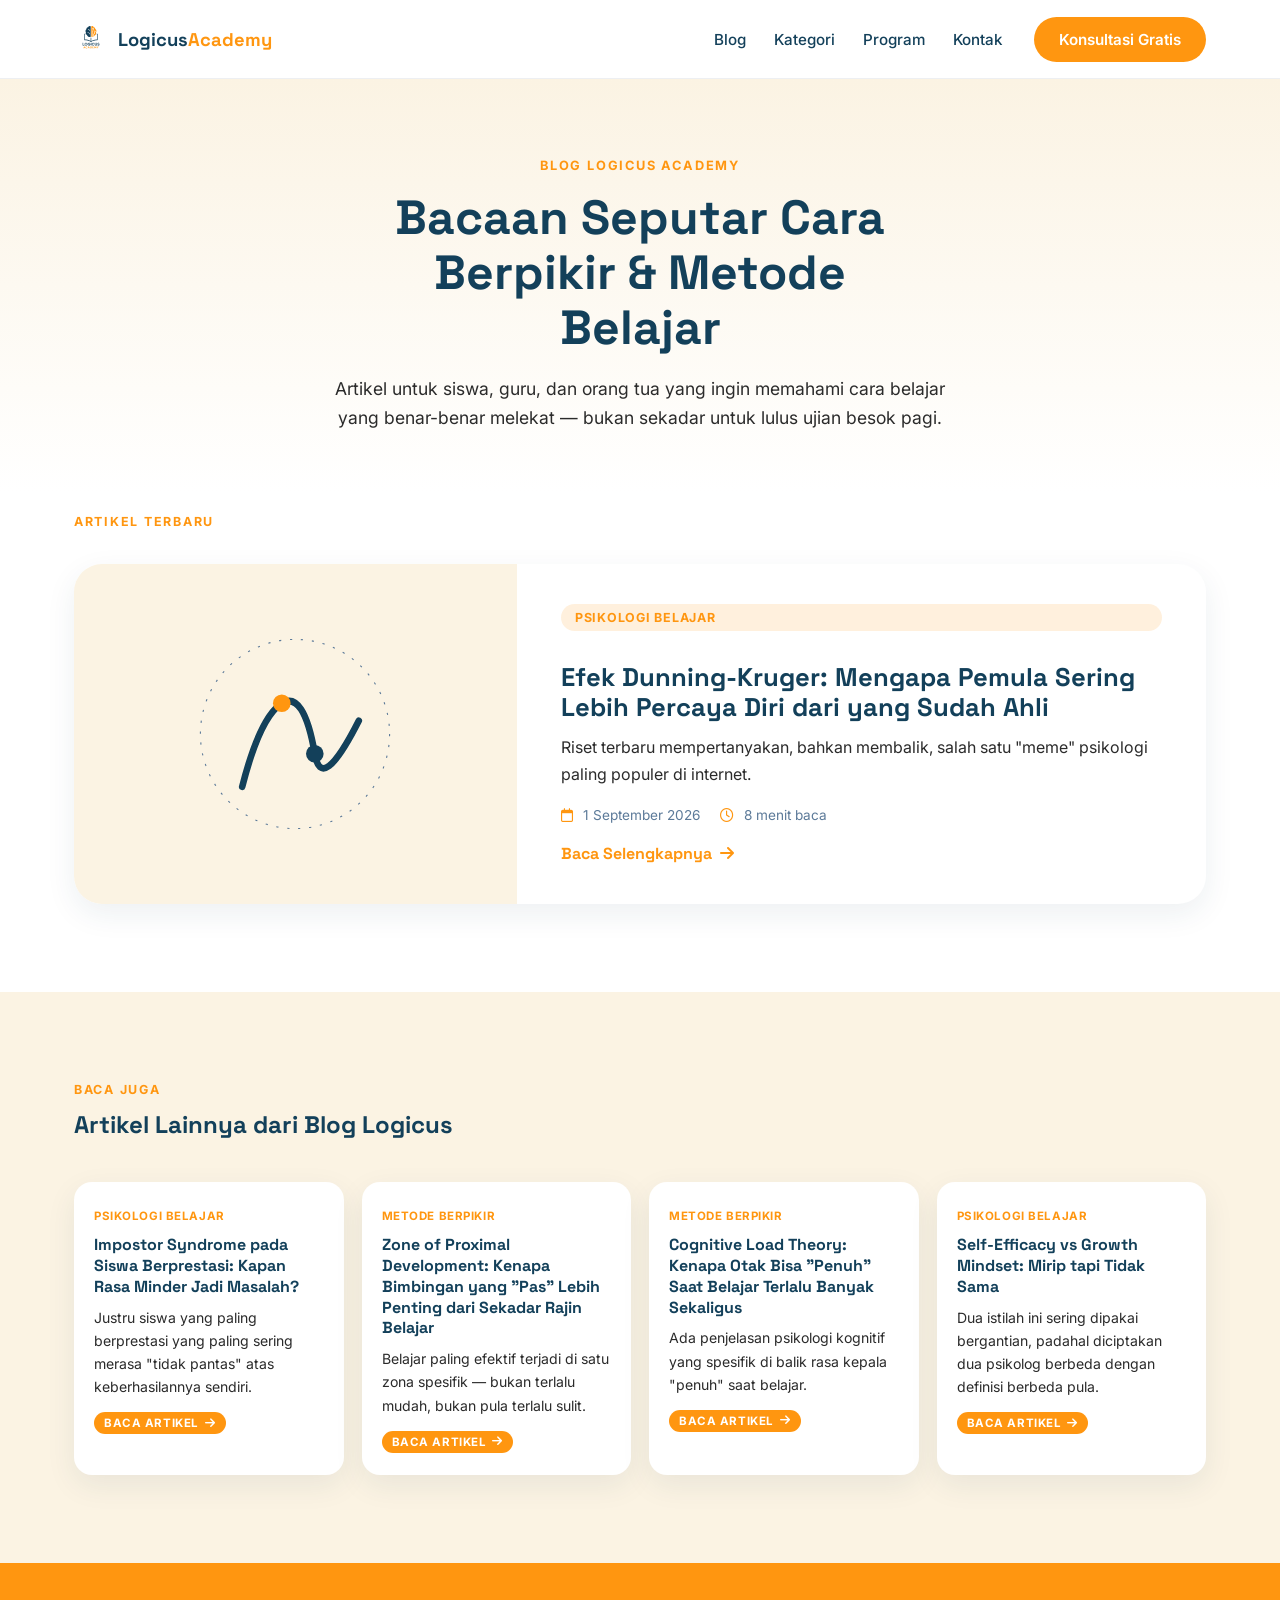
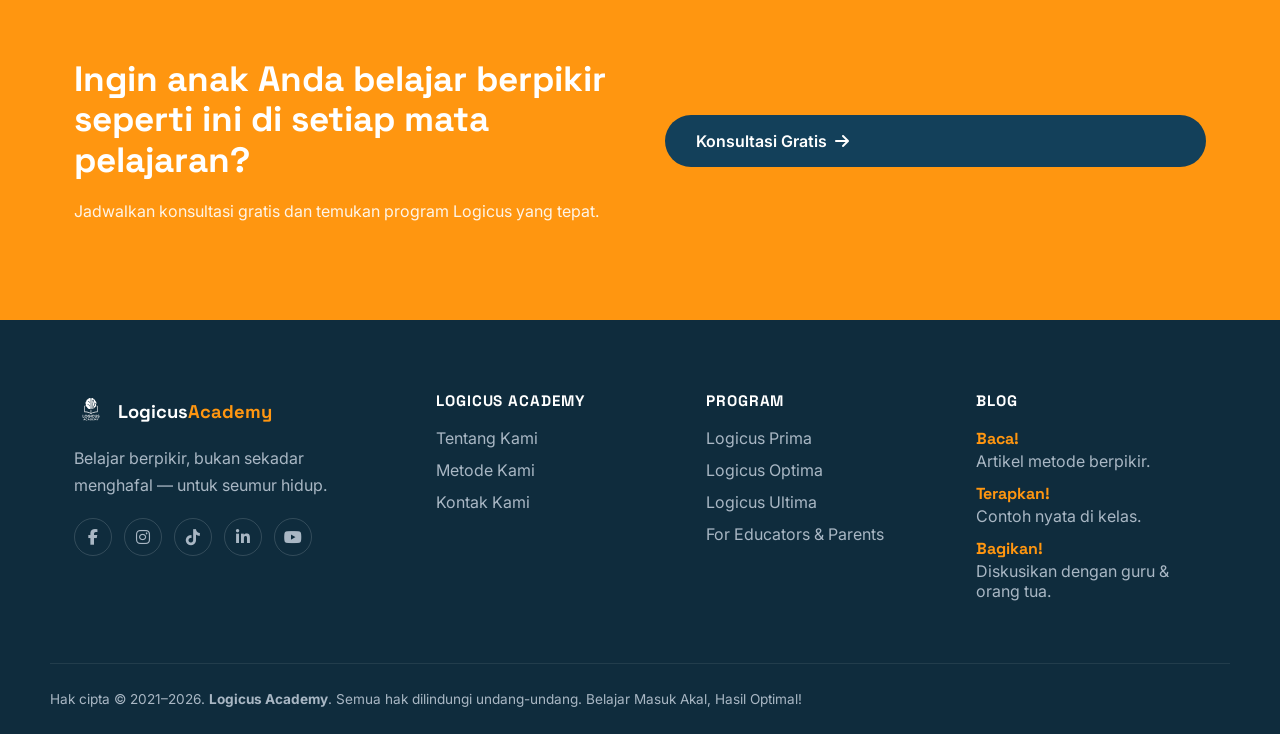
<file: index.html>
<!DOCTYPE html>
<html lang="id">
<head>
    <meta charset="UTF-8">
    <meta name="viewport" content="width=device-width, initial-scale=1.0">
    <title>Blog Logicus Academy — Bacaan Seputar Cara Berpikir &amp; Metode Belajar</title>
    <meta name="description" content="Blog Logicus Academy: artikel seputar metode berpikir, metode belajar, dan riset untuk siswa, guru, dan orang tua yang ingin belajar berpikir, bukan sekadar menghafal.">
    <link rel="preconnect" href="https://fonts.googleapis.com">
    <link rel="preconnect" href="https://fonts.gstatic.com" crossorigin>
    <link href="https://fonts.googleapis.com/css2?family=Space+Grotesk:wght@500;600;700&family=Inter:wght@400;500;600;700&display=swap" rel="stylesheet">
    <link rel="stylesheet" href="https://cdnjs.cloudflare.com/ajax/libs/font-awesome/6.5.1/css/all.min.css">
    <link rel="stylesheet" href="style.css">
    <link rel="stylesheet" href="blog.css">
</head>
<body>

    <a class="skip-link" href="#main">Langsung ke konten</a>

    <!-- Official vectorized logo (traced 1:1 from master file) reused via <use> -->
    <svg style="position:absolute;width:0;height:0;overflow:hidden" aria-hidden="true">
        <symbol id="logicus-logo-full" viewBox="0 0 500 500">
            <path d="M 306.25,336.00 L 306.00,336.25 L 306.00,363.75 L 306.75,365.00 L 306.75,365.75 L 308.00,368.75 L 310.50,371.75 L 313.25,373.75 L 314.00,373.75 L 315.75,374.75 L 317.00,374.75 L 318.25,375.50 L 326.25,375.50 L 327.50,374.75 L 328.50,374.75 L 329.75,374.00 L 332.25,373.25 L 334.25,371.75 L 336.75,368.75 L 337.00,367.25 L 338.25,365.50 L 338.50,362.00 L 338.75,361.75 L 338.75,336.50 L 338.25,336.00 L 331.00,336.00 L 330.75,336.25 L 330.75,362.00 L 328.75,365.75 L 325.50,368.00 L 319.50,368.00 L 318.25,367.00 L 317.25,366.75 L 315.50,365.25 L 314.00,362.00 L 314.00,360.75 L 313.75,360.50 L 313.75,337.50 L 314.00,336.25 L 313.75,336.00 Z M 248.25,336.00 L 248.00,336.25 L 248.00,374.50 L 248.25,374.75 L 255.75,374.75 L 256.25,374.25 L 256.25,336.50 L 255.75,336.00 Z M 127.75,336.00 L 127.25,336.50 L 127.50,337.75 L 127.25,338.50 L 127.25,344.75 L 127.50,345.00 L 127.50,346.25 L 127.25,346.50 L 127.25,374.25 L 127.75,374.75 L 152.75,374.75 L 153.00,374.50 L 153.00,368.25 L 152.50,367.75 L 135.75,367.75 L 135.00,366.75 L 135.00,337.50 L 135.25,336.50 L 134.75,336.00 Z M 356.00,335.00 L 351.00,337.00 L 347.00,341.00 L 346.00,343.25 L 345.50,345.75 L 345.50,347.75 L 345.75,348.00 L 346.00,350.50 L 347.00,352.75 L 350.00,355.75 L 354.75,357.75 L 355.75,357.75 L 358.00,358.50 L 359.50,358.50 L 362.00,359.75 L 363.00,359.75 L 364.25,360.50 L 366.00,362.50 L 366.00,365.50 L 365.50,366.50 L 363.25,368.50 L 362.00,369.00 L 359.00,369.25 L 358.75,369.00 L 356.75,369.00 L 356.25,368.50 L 355.25,368.25 L 353.75,366.75 L 352.25,364.00 L 345.00,364.00 L 344.75,364.25 L 345.00,367.25 L 346.00,368.50 L 347.00,370.75 L 350.75,373.75 L 352.25,374.00 L 353.25,374.75 L 354.50,374.75 L 355.50,375.50 L 363.00,375.50 L 364.25,374.75 L 365.50,374.75 L 366.25,374.00 L 368.00,373.50 L 369.75,372.50 L 371.50,370.75 L 373.75,367.00 L 373.75,365.25 L 374.00,365.00 L 373.75,359.75 L 372.50,357.25 L 369.75,354.75 L 366.75,353.75 L 365.75,353.00 L 364.50,353.00 L 362.75,352.25 L 361.50,352.25 L 358.75,351.00 L 355.25,350.00 L 353.25,347.50 L 353.25,345.00 L 353.75,343.50 L 355.50,341.75 L 356.75,341.00 L 360.50,340.75 L 361.50,341.50 L 363.50,342.25 L 365.75,345.00 L 366.00,346.25 L 366.75,346.75 L 367.50,346.50 L 373.25,346.50 L 373.50,345.25 L 372.75,344.00 L 372.75,343.00 L 372.00,342.00 L 371.50,340.50 L 370.00,338.75 L 367.75,337.00 L 366.50,336.75 L 365.50,336.00 L 364.75,336.00 L 362.50,335.00 Z M 277.25,335.25 L 276.25,336.00 L 275.50,336.00 L 274.25,336.75 L 272.75,337.00 L 270.00,339.00 L 269.50,339.00 L 267.00,341.25 L 266.75,342.00 L 265.00,344.00 L 264.75,345.00 L 263.25,347.50 L 262.25,351.75 L 262.25,358.50 L 263.00,361.00 L 263.00,362.25 L 263.75,363.25 L 265.00,366.25 L 266.75,368.50 L 269.75,371.50 L 272.75,373.50 L 275.25,374.00 L 276.25,374.75 L 277.50,374.75 L 278.50,375.50 L 286.00,375.50 L 287.25,374.75 L 288.75,374.50 L 289.25,374.00 L 291.00,373.75 L 293.25,372.00 L 294.25,371.75 L 297.50,368.50 L 298.00,367.25 L 299.50,365.50 L 300.25,362.50 L 299.00,362.00 L 292.25,362.25 L 290.00,364.75 L 289.50,365.75 L 288.50,366.00 L 285.25,368.00 L 279.25,368.00 L 278.50,367.75 L 276.25,366.25 L 275.25,366.00 L 272.50,363.25 L 271.75,361.25 L 270.75,359.75 L 270.50,357.25 L 270.25,357.00 L 270.25,353.50 L 271.00,349.75 L 272.50,347.25 L 274.75,344.75 L 275.75,344.50 L 278.25,342.75 L 285.25,342.75 L 288.00,344.50 L 289.50,345.00 L 291.75,348.25 L 292.50,348.75 L 299.50,348.75 L 300.00,348.25 L 299.75,346.50 L 297.50,342.25 L 294.00,338.75 L 291.50,337.00 L 290.00,336.75 L 287.25,335.25 L 286.00,335.25 L 285.75,335.00 Z M 216.75,335.25 L 213.75,336.75 L 212.50,337.00 L 210.25,338.75 L 209.25,339.00 L 206.00,342.50 L 205.75,343.25 L 204.25,345.00 L 204.00,346.50 L 203.25,347.25 L 202.00,351.75 L 202.00,359.25 L 202.50,361.50 L 204.00,364.25 L 204.00,365.25 L 206.00,368.25 L 209.50,371.75 L 210.00,371.75 L 212.75,373.75 L 214.50,374.00 L 215.75,374.75 L 217.00,374.75 L 218.25,375.50 L 225.50,375.50 L 227.00,374.75 L 228.50,374.75 L 229.75,374.00 L 232.25,373.50 L 235.25,371.50 L 238.00,368.75 L 240.75,363.50 L 241.25,359.75 L 241.25,354.00 L 240.50,353.50 L 222.50,353.50 L 222.00,354.00 L 222.00,360.25 L 222.25,360.50 L 232.50,360.50 L 233.00,361.00 L 233.00,361.50 L 232.00,362.50 L 231.75,363.50 L 229.00,366.25 L 226.00,368.00 L 218.50,368.00 L 215.75,366.25 L 214.25,365.75 L 212.00,363.00 L 210.75,360.00 L 210.50,358.25 L 210.00,357.75 L 210.00,352.75 L 210.75,351.50 L 210.75,350.75 L 211.50,349.50 L 211.75,348.25 L 215.00,344.75 L 217.50,343.75 L 218.75,342.75 L 225.00,342.75 L 229.25,345.00 L 232.25,348.50 L 240.25,348.50 L 240.75,348.00 L 240.75,347.50 L 239.50,345.75 L 238.75,343.25 L 234.50,338.75 L 233.50,338.25 L 232.25,337.00 L 230.50,336.75 L 229.50,336.00 L 228.50,336.00 L 227.50,335.25 L 226.50,335.00 Z M 171.50,335.25 L 170.50,336.00 L 169.75,336.00 L 167.75,337.00 L 167.00,337.00 L 164.25,339.00 L 163.75,339.00 L 161.00,341.50 L 158.25,345.25 L 158.00,346.25 L 157.25,347.25 L 157.00,349.50 L 156.25,350.75 L 156.25,352.25 L 155.75,353.75 L 155.75,356.25 L 156.25,358.00 L 156.25,359.75 L 157.00,360.75 L 157.25,363.00 L 158.00,364.50 L 158.75,365.25 L 159.25,366.75 L 164.25,371.75 L 165.25,372.00 L 167.75,373.75 L 169.50,374.00 L 173.00,375.50 L 180.25,375.50 L 181.25,374.75 L 182.50,374.75 L 183.50,374.00 L 185.25,373.75 L 187.50,372.50 L 190.50,370.00 L 191.25,369.75 L 192.00,368.50 L 193.75,366.75 L 194.75,364.50 L 195.75,363.25 L 195.75,362.25 L 196.50,360.00 L 196.50,358.75 L 197.00,357.75 L 197.00,354.50 L 196.50,352.75 L 196.50,351.00 L 195.75,348.00 L 193.50,343.75 L 192.00,342.25 L 191.50,341.25 L 189.25,339.25 L 187.00,338.00 L 186.00,337.00 L 184.25,336.75 L 181.50,335.25 L 180.00,335.25 L 179.75,335.00 Z M 173.00,342.75 L 179.75,342.75 L 184.00,345.00 L 186.00,347.00 L 187.00,349.00 L 187.75,349.75 L 188.75,353.75 L 188.75,357.75 L 187.50,361.50 L 186.75,362.25 L 186.50,363.00 L 183.50,366.00 L 183.00,366.00 L 179.25,368.00 L 173.50,368.00 L 172.50,367.25 L 169.50,366.00 L 166.75,363.50 L 166.50,362.75 L 165.25,361.25 L 164.75,360.00 L 164.50,357.75 L 163.75,356.25 L 163.75,354.00 L 164.50,352.50 L 164.50,351.00 L 165.00,349.25 L 168.50,345.00 Z M 152.00,204.50 L 151.50,292.75 L 155.50,296.75 L 176.75,297.75 L 199.25,301.75 L 218.75,307.75 L 232.75,313.75 L 244.25,320.75 L 250.50,321.75 L 254.50,320.75 L 275.00,309.75 L 292.00,303.75 L 323.50,297.75 L 342.25,297.25 L 346.00,295.50 L 347.50,293.25 L 347.50,205.25 L 344.25,200.75 L 333.25,200.75 L 330.50,209.75 L 338.75,210.50 L 338.50,287.25 L 308.00,290.25 L 290.50,294.25 L 273.25,300.00 L 254.75,309.25 L 253.75,308.75 L 253.75,263.00 L 250.25,259.00 L 248.50,259.00 L 245.50,262.00 L 244.75,309.00 L 220.25,298.00 L 200.25,292.25 L 176.25,288.25 L 160.75,287.25 L 160.50,210.50 L 168.75,208.75 L 165.50,200.50 L 155.75,200.50 Z M 236.25,88.75 L 229.50,89.25 L 228.25,90.00 L 222.75,91.00 L 221.00,92.25 L 218.50,93.00 L 211.25,99.00 L 207.25,105.25 L 200.75,107.00 L 199.75,108.00 L 197.00,109.00 L 194.25,110.75 L 190.00,114.75 L 187.25,118.25 L 185.00,122.50 L 183.00,129.00 L 182.50,135.50 L 177.00,140.25 L 173.00,146.25 L 171.00,150.50 L 170.75,153.25 L 169.25,157.75 L 169.25,167.00 L 171.00,173.75 L 175.00,181.00 L 175.00,182.50 L 173.25,186.25 L 172.75,189.00 L 172.50,195.25 L 173.00,199.25 L 175.25,205.50 L 176.00,206.00 L 177.00,208.50 L 181.25,213.75 L 185.50,217.50 L 189.75,219.75 L 191.75,221.75 L 193.00,226.50 L 196.25,232.75 L 203.50,240.75 L 209.00,244.50 L 213.50,246.75 L 215.50,247.00 L 218.50,248.50 L 223.50,249.00 L 228.75,250.50 L 236.50,250.50 L 241.25,248.75 L 244.00,246.00 L 245.50,241.75 L 245.50,98.25 L 244.75,94.00 L 242.75,91.50 L 238.25,89.00 Z M 199.50,179.75 L 200.50,178.75 L 203.25,178.75 L 206.25,181.75 L 209.25,183.50 L 210.25,183.75 L 211.25,184.50 L 213.75,185.00 L 214.75,185.75 L 217.00,186.50 L 219.00,186.75 L 219.75,187.50 L 223.50,189.00 L 224.00,189.75 L 225.25,190.25 L 227.25,191.75 L 229.75,194.25 L 230.00,195.00 L 231.25,196.25 L 231.75,197.50 L 233.00,199.00 L 233.00,199.75 L 233.75,201.25 L 234.25,203.50 L 235.00,204.75 L 235.00,207.75 L 234.00,209.25 L 233.00,210.00 L 231.25,210.25 L 230.50,210.00 L 229.25,208.75 L 228.00,206.00 L 227.50,203.25 L 226.75,201.75 L 224.75,198.75 L 222.50,196.50 L 218.50,194.00 L 217.50,194.00 L 216.00,193.00 L 214.50,192.75 L 212.75,192.00 L 211.75,192.00 L 208.25,190.25 L 207.00,190.00 L 202.25,187.00 L 199.75,184.50 L 198.75,182.75 L 198.75,181.00 Z M 207.25,133.25 L 210.75,133.25 L 211.75,133.75 L 213.50,133.75 L 216.50,135.50 L 217.75,135.75 L 220.25,137.75 L 220.75,137.75 L 225.25,142.25 L 226.00,143.75 L 227.00,144.75 L 227.00,145.25 L 229.00,148.75 L 229.25,150.50 L 230.00,152.50 L 230.00,153.75 L 230.50,155.00 L 230.50,158.50 L 230.00,159.25 L 230.00,160.00 L 229.25,161.00 L 228.25,161.50 L 226.25,161.50 L 224.75,160.25 L 223.75,157.75 L 223.75,154.75 L 223.00,152.00 L 221.75,150.00 L 221.50,148.75 L 219.75,146.75 L 219.50,146.00 L 217.25,143.75 L 215.00,142.00 L 212.25,141.00 L 211.00,140.00 L 207.00,139.25 L 205.75,138.00 L 205.25,137.00 L 205.25,135.75 L 205.75,134.25 Z" fill="#13405A" fill-rule="evenodd"/>
            <path d="M 335.75,389.25 L 335.75,390.00 L 336.75,391.50 L 337.25,393.00 L 338.75,395.00 L 339.00,396.25 L 340.50,398.00 L 341.25,400.00 L 342.50,401.50 L 343.25,403.50 L 345.00,406.00 L 345.00,416.50 L 345.50,417.00 L 350.50,417.00 L 351.00,416.50 L 351.00,406.00 L 351.75,405.00 L 352.75,402.50 L 353.75,401.50 L 354.75,399.75 L 354.75,399.25 L 357.50,395.25 L 358.75,392.50 L 359.75,391.50 L 360.25,389.50 L 360.00,389.25 L 354.50,389.25 L 354.00,389.50 L 353.00,390.75 L 351.75,393.75 L 351.00,394.50 L 351.00,395.00 L 350.25,396.50 L 349.00,398.00 L 348.75,399.00 L 348.25,399.50 L 347.75,399.50 L 347.00,398.75 L 346.50,397.00 L 344.75,394.50 L 344.75,394.00 L 343.75,392.00 L 343.00,391.25 L 342.50,389.75 L 341.75,389.25 Z M 297.75,390.25 L 297.75,416.25 L 298.25,417.00 L 303.50,417.00 L 303.75,416.75 L 303.75,400.00 L 304.25,399.50 L 305.25,400.25 L 306.00,402.00 L 307.25,403.25 L 308.00,405.00 L 312.00,410.75 L 313.50,410.75 L 314.50,410.00 L 315.75,407.50 L 316.75,406.50 L 317.00,405.50 L 318.75,403.25 L 319.75,401.25 L 321.25,400.25 L 321.75,400.75 L 321.75,416.50 L 322.25,417.00 L 327.50,417.00 L 327.75,416.75 L 327.75,389.50 L 327.50,389.25 L 321.25,389.25 L 319.25,392.00 L 318.75,393.25 L 317.75,394.25 L 316.75,396.50 L 315.50,397.75 L 315.00,399.00 L 313.25,401.25 L 312.75,401.25 L 311.75,400.25 L 310.75,398.25 L 309.75,397.25 L 309.50,396.25 L 307.75,394.25 L 307.50,393.25 L 304.50,389.25 L 298.25,389.25 Z M 271.00,389.25 L 270.25,390.50 L 270.25,416.50 L 271.00,417.00 L 288.50,417.00 L 288.75,416.75 L 288.75,412.00 L 288.25,411.50 L 287.25,411.75 L 284.25,411.75 L 284.00,411.50 L 282.75,411.75 L 280.00,411.75 L 279.75,411.50 L 277.25,411.75 L 276.50,410.75 L 276.50,406.75 L 277.25,406.00 L 287.00,406.00 L 287.50,405.50 L 287.50,401.25 L 287.00,400.75 L 278.50,400.75 L 278.25,401.00 L 277.00,400.75 L 276.50,400.25 L 276.50,395.25 L 277.50,394.25 L 278.25,394.50 L 288.25,394.50 L 288.75,394.00 L 288.75,389.50 L 288.50,389.25 Z M 237.75,389.25 L 237.25,389.75 L 237.25,416.50 L 237.75,417.00 L 250.50,417.00 L 250.75,416.75 L 253.50,416.50 L 255.25,415.25 L 257.00,414.75 L 258.50,413.50 L 260.50,411.00 L 260.75,409.75 L 261.75,408.25 L 262.00,406.25 L 262.50,405.00 L 262.50,400.75 L 261.75,398.00 L 261.00,397.00 L 260.75,395.75 L 260.00,394.50 L 258.00,392.25 L 254.50,390.00 L 253.25,390.00 L 250.75,389.25 Z M 244.25,394.50 L 250.00,394.75 L 252.50,395.75 L 254.75,398.00 L 255.00,399.00 L 256.00,400.50 L 256.25,403.25 L 256.00,403.50 L 255.75,406.50 L 255.00,407.25 L 254.75,408.25 L 251.75,411.00 L 250.00,411.50 L 245.75,411.75 L 245.50,411.50 L 244.00,411.50 L 243.25,410.75 L 243.25,395.25 Z M 213.25,389.25 L 212.25,390.50 L 211.75,393.00 L 211.00,394.00 L 211.00,394.75 L 210.00,396.50 L 209.75,398.25 L 209.00,399.25 L 208.00,401.75 L 208.00,403.00 L 206.25,406.25 L 205.75,408.75 L 204.25,411.50 L 203.75,414.00 L 203.25,414.50 L 202.50,416.50 L 203.00,417.00 L 208.50,417.00 L 209.25,416.25 L 209.75,414.00 L 211.25,411.75 L 221.50,411.75 L 222.75,413.50 L 223.50,416.00 L 224.25,417.00 L 229.75,417.00 L 230.25,416.25 L 229.50,415.25 L 229.50,414.25 L 227.75,410.75 L 227.50,409.00 L 225.75,405.25 L 224.75,402.00 L 223.75,400.75 L 223.50,398.75 L 223.00,398.00 L 222.75,396.75 L 221.75,395.25 L 221.00,392.25 L 220.00,390.75 L 219.75,389.75 L 219.25,389.25 Z M 216.25,397.25 L 217.25,398.25 L 218.00,401.50 L 219.75,405.00 L 219.75,405.50 L 219.00,406.25 L 218.25,406.50 L 213.50,406.25 L 213.00,405.75 L 213.00,405.00 L 213.75,403.75 L 214.00,401.75 L 214.50,401.25 L 215.75,397.75 Z M 149.00,389.50 L 148.00,391.00 L 147.75,392.25 L 147.25,393.00 L 147.00,394.75 L 146.00,396.25 L 145.00,399.00 L 145.00,399.75 L 144.00,401.25 L 143.75,403.00 L 143.25,403.50 L 143.25,404.25 L 141.75,407.50 L 141.00,410.25 L 140.00,411.75 L 140.00,412.75 L 138.50,416.00 L 138.50,416.75 L 138.75,417.00 L 144.25,417.00 L 145.50,414.75 L 146.00,412.75 L 147.25,411.75 L 156.75,411.75 L 158.00,412.75 L 158.25,413.75 L 158.75,414.00 L 159.00,415.75 L 159.50,416.75 L 160.00,417.00 L 165.50,417.00 L 165.75,415.75 L 164.75,414.00 L 164.75,412.75 L 163.00,409.75 L 162.75,407.50 L 160.75,403.75 L 160.75,402.50 L 159.75,401.00 L 158.75,398.50 L 158.75,397.50 L 157.75,396.00 L 157.25,394.00 L 156.75,393.25 L 156.75,392.25 L 156.00,391.25 L 155.50,389.75 L 154.75,389.25 L 149.50,389.25 Z M 151.75,397.50 L 152.25,397.50 L 153.00,398.25 L 153.25,400.50 L 155.00,404.00 L 155.25,405.75 L 154.50,406.50 L 153.25,406.25 L 151.00,406.50 L 150.75,406.25 L 149.25,406.25 L 148.75,405.75 L 149.75,402.00 L 150.75,400.50 L 151.00,398.50 Z M 178.00,390.00 L 175.25,391.75 L 173.25,393.75 L 171.75,396.75 L 171.00,397.50 L 170.75,400.25 L 170.50,400.50 L 170.50,406.00 L 171.00,407.50 L 171.00,408.75 L 172.75,411.25 L 173.25,412.50 L 175.25,414.50 L 178.75,416.75 L 182.00,417.00 L 183.75,417.75 L 186.25,417.75 L 188.75,417.00 L 191.00,416.75 L 193.25,415.00 L 194.00,414.75 L 195.75,413.00 L 197.00,410.25 L 197.50,409.75 L 197.50,408.75 L 197.25,408.50 L 196.75,408.75 L 191.25,408.75 L 189.25,411.00 L 188.75,411.00 L 187.00,412.00 L 183.00,412.00 L 181.50,411.50 L 178.75,409.50 L 176.75,406.25 L 176.75,404.50 L 176.50,404.25 L 176.75,400.00 L 178.00,397.75 L 179.75,395.75 L 181.00,395.00 L 182.75,394.75 L 183.50,394.25 L 185.50,394.25 L 188.00,395.00 L 189.25,395.75 L 191.75,398.25 L 197.00,398.25 L 197.50,397.75 L 197.50,397.25 L 196.00,395.00 L 195.75,394.00 L 194.00,392.00 L 191.50,390.00 L 190.75,390.00 L 189.50,389.25 L 188.50,389.25 L 187.25,388.75 L 182.50,388.75 L 181.50,389.25 L 180.00,389.25 L 179.25,389.75 Z M 304.25,163.00 L 301.75,164.25 L 300.00,165.75 L 299.25,168.25 L 299.50,171.50 L 301.00,173.75 L 302.50,174.75 L 307.25,174.75 L 309.25,173.25 L 310.75,171.00 L 310.75,169.50 L 311.00,169.25 L 310.75,167.50 L 310.00,166.75 L 309.50,165.25 L 308.00,164.00 L 306.25,163.25 Z M 278.50,122.00 L 276.75,123.25 L 275.25,126.50 L 275.25,128.50 L 276.00,130.25 L 278.25,132.75 L 279.25,133.25 L 282.75,133.25 L 283.50,133.00 L 285.75,131.25 L 285.75,130.75 L 286.75,129.25 L 286.75,125.50 L 285.75,123.50 L 284.00,122.00 L 283.25,121.75 Z M 262.25,88.75 L 257.75,90.50 L 254.00,95.75 L 254.00,243.00 L 256.75,247.50 L 263.00,250.50 L 264.00,250.00 L 264.00,172.50 L 266.75,165.50 L 275.75,155.00 L 277.75,150.75 L 277.75,140.00 L 273.50,137.75 L 268.75,130.75 L 268.75,124.00 L 274.25,116.50 L 283.00,114.50 L 287.75,116.25 L 291.00,119.25 L 294.00,126.75 L 291.25,135.25 L 284.25,140.50 L 283.75,155.25 L 274.25,167.25 L 271.00,173.75 L 271.00,250.00 L 280.25,248.50 L 282.50,246.75 L 282.50,212.50 L 284.25,207.25 L 289.00,202.00 L 299.25,196.00 L 301.75,192.00 L 301.75,182.00 L 294.25,176.25 L 292.00,169.75 L 294.00,163.00 L 300.75,157.00 L 309.25,157.00 L 315.00,161.25 L 317.00,165.00 L 317.50,170.50 L 314.75,177.75 L 308.75,182.00 L 308.75,193.25 L 307.00,197.75 L 303.25,201.75 L 292.25,208.25 L 290.00,211.25 L 290.25,244.00 L 299.50,236.25 L 304.75,224.50 L 314.50,218.75 L 318.75,214.50 L 322.75,207.75 L 325.25,198.50 L 325.25,189.75 L 323.50,181.75 L 328.75,172.00 L 329.75,161.00 L 326.75,148.25 L 322.50,141.25 L 312.50,132.50 L 311.50,123.50 L 306.75,114.75 L 299.50,109.00 L 291.50,106.50 L 285.50,97.50 L 280.00,93.25 L 269.25,89.00 Z" fill="#FF9610" fill-rule="evenodd"/>
        </symbol>
        <symbol id="logicus-logo-white" viewBox="0 0 500 500">
            <path d="M 306.25,336.00 L 306.00,336.25 L 306.00,363.75 L 306.75,365.00 L 306.75,365.75 L 308.00,368.75 L 310.50,371.75 L 313.25,373.75 L 314.00,373.75 L 315.75,374.75 L 317.00,374.75 L 318.25,375.50 L 326.25,375.50 L 327.50,374.75 L 328.50,374.75 L 329.75,374.00 L 332.25,373.25 L 334.25,371.75 L 336.75,368.75 L 337.00,367.25 L 338.25,365.50 L 338.50,362.00 L 338.75,361.75 L 338.75,336.50 L 338.25,336.00 L 331.00,336.00 L 330.75,336.25 L 330.75,362.00 L 328.75,365.75 L 325.50,368.00 L 319.50,368.00 L 318.25,367.00 L 317.25,366.75 L 315.50,365.25 L 314.00,362.00 L 314.00,360.75 L 313.75,360.50 L 313.75,337.50 L 314.00,336.25 L 313.75,336.00 Z M 248.25,336.00 L 248.00,336.25 L 248.00,374.50 L 248.25,374.75 L 255.75,374.75 L 256.25,374.25 L 256.25,336.50 L 255.75,336.00 Z M 127.75,336.00 L 127.25,336.50 L 127.50,337.75 L 127.25,338.50 L 127.25,344.75 L 127.50,345.00 L 127.50,346.25 L 127.25,346.50 L 127.25,374.25 L 127.75,374.75 L 152.75,374.75 L 153.00,374.50 L 153.00,368.25 L 152.50,367.75 L 135.75,367.75 L 135.00,366.75 L 135.00,337.50 L 135.25,336.50 L 134.75,336.00 Z M 356.00,335.00 L 351.00,337.00 L 347.00,341.00 L 346.00,343.25 L 345.50,345.75 L 345.50,347.75 L 345.75,348.00 L 346.00,350.50 L 347.00,352.75 L 350.00,355.75 L 354.75,357.75 L 355.75,357.75 L 358.00,358.50 L 359.50,358.50 L 362.00,359.75 L 363.00,359.75 L 364.25,360.50 L 366.00,362.50 L 366.00,365.50 L 365.50,366.50 L 363.25,368.50 L 362.00,369.00 L 359.00,369.25 L 358.75,369.00 L 356.75,369.00 L 356.25,368.50 L 355.25,368.25 L 353.75,366.75 L 352.25,364.00 L 345.00,364.00 L 344.75,364.25 L 345.00,367.25 L 346.00,368.50 L 347.00,370.75 L 350.75,373.75 L 352.25,374.00 L 353.25,374.75 L 354.50,374.75 L 355.50,375.50 L 363.00,375.50 L 364.25,374.75 L 365.50,374.75 L 366.25,374.00 L 368.00,373.50 L 369.75,372.50 L 371.50,370.75 L 373.75,367.00 L 373.75,365.25 L 374.00,365.00 L 373.75,359.75 L 372.50,357.25 L 369.75,354.75 L 366.75,353.75 L 365.75,353.00 L 364.50,353.00 L 362.75,352.25 L 361.50,352.25 L 358.75,351.00 L 355.25,350.00 L 353.25,347.50 L 353.25,345.00 L 353.75,343.50 L 355.50,341.75 L 356.75,341.00 L 360.50,340.75 L 361.50,341.50 L 363.50,342.25 L 365.75,345.00 L 366.00,346.25 L 366.75,346.75 L 367.50,346.50 L 373.25,346.50 L 373.50,345.25 L 372.75,344.00 L 372.75,343.00 L 372.00,342.00 L 371.50,340.50 L 370.00,338.75 L 367.75,337.00 L 366.50,336.75 L 365.50,336.00 L 364.75,336.00 L 362.50,335.00 Z M 277.25,335.25 L 276.25,336.00 L 275.50,336.00 L 274.25,336.75 L 272.75,337.00 L 270.00,339.00 L 269.50,339.00 L 267.00,341.25 L 266.75,342.00 L 265.00,344.00 L 264.75,345.00 L 263.25,347.50 L 262.25,351.75 L 262.25,358.50 L 263.00,361.00 L 263.00,362.25 L 263.75,363.25 L 265.00,366.25 L 266.75,368.50 L 269.75,371.50 L 272.75,373.50 L 275.25,374.00 L 276.25,374.75 L 277.50,374.75 L 278.50,375.50 L 286.00,375.50 L 287.25,374.75 L 288.75,374.50 L 289.25,374.00 L 291.00,373.75 L 293.25,372.00 L 294.25,371.75 L 297.50,368.50 L 298.00,367.25 L 299.50,365.50 L 300.25,362.50 L 299.00,362.00 L 292.25,362.25 L 290.00,364.75 L 289.50,365.75 L 288.50,366.00 L 285.25,368.00 L 279.25,368.00 L 278.50,367.75 L 276.25,366.25 L 275.25,366.00 L 272.50,363.25 L 271.75,361.25 L 270.75,359.75 L 270.50,357.25 L 270.25,357.00 L 270.25,353.50 L 271.00,349.75 L 272.50,347.25 L 274.75,344.75 L 275.75,344.50 L 278.25,342.75 L 285.25,342.75 L 288.00,344.50 L 289.50,345.00 L 291.75,348.25 L 292.50,348.75 L 299.50,348.75 L 300.00,348.25 L 299.75,346.50 L 297.50,342.25 L 294.00,338.75 L 291.50,337.00 L 290.00,336.75 L 287.25,335.25 L 286.00,335.25 L 285.75,335.00 Z M 216.75,335.25 L 213.75,336.75 L 212.50,337.00 L 210.25,338.75 L 209.25,339.00 L 206.00,342.50 L 205.75,343.25 L 204.25,345.00 L 204.00,346.50 L 203.25,347.25 L 202.00,351.75 L 202.00,359.25 L 202.50,361.50 L 204.00,364.25 L 204.00,365.25 L 206.00,368.25 L 209.50,371.75 L 210.00,371.75 L 212.75,373.75 L 214.50,374.00 L 215.75,374.75 L 217.00,374.75 L 218.25,375.50 L 225.50,375.50 L 227.00,374.75 L 228.50,374.75 L 229.75,374.00 L 232.25,373.50 L 235.25,371.50 L 238.00,368.75 L 240.75,363.50 L 241.25,359.75 L 241.25,354.00 L 240.50,353.50 L 222.50,353.50 L 222.00,354.00 L 222.00,360.25 L 222.25,360.50 L 232.50,360.50 L 233.00,361.00 L 233.00,361.50 L 232.00,362.50 L 231.75,363.50 L 229.00,366.25 L 226.00,368.00 L 218.50,368.00 L 215.75,366.25 L 214.25,365.75 L 212.00,363.00 L 210.75,360.00 L 210.50,358.25 L 210.00,357.75 L 210.00,352.75 L 210.75,351.50 L 210.75,350.75 L 211.50,349.50 L 211.75,348.25 L 215.00,344.75 L 217.50,343.75 L 218.75,342.75 L 225.00,342.75 L 229.25,345.00 L 232.25,348.50 L 240.25,348.50 L 240.75,348.00 L 240.75,347.50 L 239.50,345.75 L 238.75,343.25 L 234.50,338.75 L 233.50,338.25 L 232.25,337.00 L 230.50,336.75 L 229.50,336.00 L 228.50,336.00 L 227.50,335.25 L 226.50,335.00 Z M 171.50,335.25 L 170.50,336.00 L 169.75,336.00 L 167.75,337.00 L 167.00,337.00 L 164.25,339.00 L 163.75,339.00 L 161.00,341.50 L 158.25,345.25 L 158.00,346.25 L 157.25,347.25 L 157.00,349.50 L 156.25,350.75 L 156.25,352.25 L 155.75,353.75 L 155.75,356.25 L 156.25,358.00 L 156.25,359.75 L 157.00,360.75 L 157.25,363.00 L 158.00,364.50 L 158.75,365.25 L 159.25,366.75 L 164.25,371.75 L 165.25,372.00 L 167.75,373.75 L 169.50,374.00 L 173.00,375.50 L 180.25,375.50 L 181.25,374.75 L 182.50,374.75 L 183.50,374.00 L 185.25,373.75 L 187.50,372.50 L 190.50,370.00 L 191.25,369.75 L 192.00,368.50 L 193.75,366.75 L 194.75,364.50 L 195.75,363.25 L 195.75,362.25 L 196.50,360.00 L 196.50,358.75 L 197.00,357.75 L 197.00,354.50 L 196.50,352.75 L 196.50,351.00 L 195.75,348.00 L 193.50,343.75 L 192.00,342.25 L 191.50,341.25 L 189.25,339.25 L 187.00,338.00 L 186.00,337.00 L 184.25,336.75 L 181.50,335.25 L 180.00,335.25 L 179.75,335.00 Z M 173.00,342.75 L 179.75,342.75 L 184.00,345.00 L 186.00,347.00 L 187.00,349.00 L 187.75,349.75 L 188.75,353.75 L 188.75,357.75 L 187.50,361.50 L 186.75,362.25 L 186.50,363.00 L 183.50,366.00 L 183.00,366.00 L 179.25,368.00 L 173.50,368.00 L 172.50,367.25 L 169.50,366.00 L 166.75,363.50 L 166.50,362.75 L 165.25,361.25 L 164.75,360.00 L 164.50,357.75 L 163.75,356.25 L 163.75,354.00 L 164.50,352.50 L 164.50,351.00 L 165.00,349.25 L 168.50,345.00 Z M 152.00,204.50 L 151.50,292.75 L 155.50,296.75 L 176.75,297.75 L 199.25,301.75 L 218.75,307.75 L 232.75,313.75 L 244.25,320.75 L 250.50,321.75 L 254.50,320.75 L 275.00,309.75 L 292.00,303.75 L 323.50,297.75 L 342.25,297.25 L 346.00,295.50 L 347.50,293.25 L 347.50,205.25 L 344.25,200.75 L 333.25,200.75 L 330.50,209.75 L 338.75,210.50 L 338.50,287.25 L 308.00,290.25 L 290.50,294.25 L 273.25,300.00 L 254.75,309.25 L 253.75,308.75 L 253.75,263.00 L 250.25,259.00 L 248.50,259.00 L 245.50,262.00 L 244.75,309.00 L 220.25,298.00 L 200.25,292.25 L 176.25,288.25 L 160.75,287.25 L 160.50,210.50 L 168.75,208.75 L 165.50,200.50 L 155.75,200.50 Z M 236.25,88.75 L 229.50,89.25 L 228.25,90.00 L 222.75,91.00 L 221.00,92.25 L 218.50,93.00 L 211.25,99.00 L 207.25,105.25 L 200.75,107.00 L 199.75,108.00 L 197.00,109.00 L 194.25,110.75 L 190.00,114.75 L 187.25,118.25 L 185.00,122.50 L 183.00,129.00 L 182.50,135.50 L 177.00,140.25 L 173.00,146.25 L 171.00,150.50 L 170.75,153.25 L 169.25,157.75 L 169.25,167.00 L 171.00,173.75 L 175.00,181.00 L 175.00,182.50 L 173.25,186.25 L 172.75,189.00 L 172.50,195.25 L 173.00,199.25 L 175.25,205.50 L 176.00,206.00 L 177.00,208.50 L 181.25,213.75 L 185.50,217.50 L 189.75,219.75 L 191.75,221.75 L 193.00,226.50 L 196.25,232.75 L 203.50,240.75 L 209.00,244.50 L 213.50,246.75 L 215.50,247.00 L 218.50,248.50 L 223.50,249.00 L 228.75,250.50 L 236.50,250.50 L 241.25,248.75 L 244.00,246.00 L 245.50,241.75 L 245.50,98.25 L 244.75,94.00 L 242.75,91.50 L 238.25,89.00 Z M 199.50,179.75 L 200.50,178.75 L 203.25,178.75 L 206.25,181.75 L 209.25,183.50 L 210.25,183.75 L 211.25,184.50 L 213.75,185.00 L 214.75,185.75 L 217.00,186.50 L 219.00,186.75 L 219.75,187.50 L 223.50,189.00 L 224.00,189.75 L 225.25,190.25 L 227.25,191.75 L 229.75,194.25 L 230.00,195.00 L 231.25,196.25 L 231.75,197.50 L 233.00,199.00 L 233.00,199.75 L 233.75,201.25 L 234.25,203.50 L 235.00,204.75 L 235.00,207.75 L 234.00,209.25 L 233.00,210.00 L 231.25,210.25 L 230.50,210.00 L 229.25,208.75 L 228.00,206.00 L 227.50,203.25 L 226.75,201.75 L 224.75,198.75 L 222.50,196.50 L 218.50,194.00 L 217.50,194.00 L 216.00,193.00 L 214.50,192.75 L 212.75,192.00 L 211.75,192.00 L 208.25,190.25 L 207.00,190.00 L 202.25,187.00 L 199.75,184.50 L 198.75,182.75 L 198.75,181.00 Z M 207.25,133.25 L 210.75,133.25 L 211.75,133.75 L 213.50,133.75 L 216.50,135.50 L 217.75,135.75 L 220.25,137.75 L 220.75,137.75 L 225.25,142.25 L 226.00,143.75 L 227.00,144.75 L 227.00,145.25 L 229.00,148.75 L 229.25,150.50 L 230.00,152.50 L 230.00,153.75 L 230.50,155.00 L 230.50,158.50 L 230.00,159.25 L 230.00,160.00 L 229.25,161.00 L 228.25,161.50 L 226.25,161.50 L 224.75,160.25 L 223.75,157.75 L 223.75,154.75 L 223.00,152.00 L 221.75,150.00 L 221.50,148.75 L 219.75,146.75 L 219.50,146.00 L 217.25,143.75 L 215.00,142.00 L 212.25,141.00 L 211.00,140.00 L 207.00,139.25 L 205.75,138.00 L 205.25,137.00 L 205.25,135.75 L 205.75,134.25 Z" fill="#FFFFFF" fill-rule="evenodd"/>
            <path d="M 335.75,389.25 L 335.75,390.00 L 336.75,391.50 L 337.25,393.00 L 338.75,395.00 L 339.00,396.25 L 340.50,398.00 L 341.25,400.00 L 342.50,401.50 L 343.25,403.50 L 345.00,406.00 L 345.00,416.50 L 345.50,417.00 L 350.50,417.00 L 351.00,416.50 L 351.00,406.00 L 351.75,405.00 L 352.75,402.50 L 353.75,401.50 L 354.75,399.75 L 354.75,399.25 L 357.50,395.25 L 358.75,392.50 L 359.75,391.50 L 360.25,389.50 L 360.00,389.25 L 354.50,389.25 L 354.00,389.50 L 353.00,390.75 L 351.75,393.75 L 351.00,394.50 L 351.00,395.00 L 350.25,396.50 L 349.00,398.00 L 348.75,399.00 L 348.25,399.50 L 347.75,399.50 L 347.00,398.75 L 346.50,397.00 L 344.75,394.50 L 344.75,394.00 L 343.75,392.00 L 343.00,391.25 L 342.50,389.75 L 341.75,389.25 Z M 297.75,390.25 L 297.75,416.25 L 298.25,417.00 L 303.50,417.00 L 303.75,416.75 L 303.75,400.00 L 304.25,399.50 L 305.25,400.25 L 306.00,402.00 L 307.25,403.25 L 308.00,405.00 L 312.00,410.75 L 313.50,410.75 L 314.50,410.00 L 315.75,407.50 L 316.75,406.50 L 317.00,405.50 L 318.75,403.25 L 319.75,401.25 L 321.25,400.25 L 321.75,400.75 L 321.75,416.50 L 322.25,417.00 L 327.50,417.00 L 327.75,416.75 L 327.75,389.50 L 327.50,389.25 L 321.25,389.25 L 319.25,392.00 L 318.75,393.25 L 317.75,394.25 L 316.75,396.50 L 315.50,397.75 L 315.00,399.00 L 313.25,401.25 L 312.75,401.25 L 311.75,400.25 L 310.75,398.25 L 309.75,397.25 L 309.50,396.25 L 307.75,394.25 L 307.50,393.25 L 304.50,389.25 L 298.25,389.25 Z M 271.00,389.25 L 270.25,390.50 L 270.25,416.50 L 271.00,417.00 L 288.50,417.00 L 288.75,416.75 L 288.75,412.00 L 288.25,411.50 L 287.25,411.75 L 284.25,411.75 L 284.00,411.50 L 282.75,411.75 L 280.00,411.75 L 279.75,411.50 L 277.25,411.75 L 276.50,410.75 L 276.50,406.75 L 277.25,406.00 L 287.00,406.00 L 287.50,405.50 L 287.50,401.25 L 287.00,400.75 L 278.50,400.75 L 278.25,401.00 L 277.00,400.75 L 276.50,400.25 L 276.50,395.25 L 277.50,394.25 L 278.25,394.50 L 288.25,394.50 L 288.75,394.00 L 288.75,389.50 L 288.50,389.25 Z M 237.75,389.25 L 237.25,389.75 L 237.25,416.50 L 237.75,417.00 L 250.50,417.00 L 250.75,416.75 L 253.50,416.50 L 255.25,415.25 L 257.00,414.75 L 258.50,413.50 L 260.50,411.00 L 260.75,409.75 L 261.75,408.25 L 262.00,406.25 L 262.50,405.00 L 262.50,400.75 L 261.75,398.00 L 261.00,397.00 L 260.75,395.75 L 260.00,394.50 L 258.00,392.25 L 254.50,390.00 L 253.25,390.00 L 250.75,389.25 Z M 244.25,394.50 L 250.00,394.75 L 252.50,395.75 L 254.75,398.00 L 255.00,399.00 L 256.00,400.50 L 256.25,403.25 L 256.00,403.50 L 255.75,406.50 L 255.00,407.25 L 254.75,408.25 L 251.75,411.00 L 250.00,411.50 L 245.75,411.75 L 245.50,411.50 L 244.00,411.50 L 243.25,410.75 L 243.25,395.25 Z M 213.25,389.25 L 212.25,390.50 L 211.75,393.00 L 211.00,394.00 L 211.00,394.75 L 210.00,396.50 L 209.75,398.25 L 209.00,399.25 L 208.00,401.75 L 208.00,403.00 L 206.25,406.25 L 205.75,408.75 L 204.25,411.50 L 203.75,414.00 L 203.25,414.50 L 202.50,416.50 L 203.00,417.00 L 208.50,417.00 L 209.25,416.25 L 209.75,414.00 L 211.25,411.75 L 221.50,411.75 L 222.75,413.50 L 223.50,416.00 L 224.25,417.00 L 229.75,417.00 L 230.25,416.25 L 229.50,415.25 L 229.50,414.25 L 227.75,410.75 L 227.50,409.00 L 225.75,405.25 L 224.75,402.00 L 223.75,400.75 L 223.50,398.75 L 223.00,398.00 L 222.75,396.75 L 221.75,395.25 L 221.00,392.25 L 220.00,390.75 L 219.75,389.75 L 219.25,389.25 Z M 216.25,397.25 L 217.25,398.25 L 218.00,401.50 L 219.75,405.00 L 219.75,405.50 L 219.00,406.25 L 218.25,406.50 L 213.50,406.25 L 213.00,405.75 L 213.00,405.00 L 213.75,403.75 L 214.00,401.75 L 214.50,401.25 L 215.75,397.75 Z M 149.00,389.50 L 148.00,391.00 L 147.75,392.25 L 147.25,393.00 L 147.00,394.75 L 146.00,396.25 L 145.00,399.00 L 145.00,399.75 L 144.00,401.25 L 143.75,403.00 L 143.25,403.50 L 143.25,404.25 L 141.75,407.50 L 141.00,410.25 L 140.00,411.75 L 140.00,412.75 L 138.50,416.00 L 138.50,416.75 L 138.75,417.00 L 144.25,417.00 L 145.50,414.75 L 146.00,412.75 L 147.25,411.75 L 156.75,411.75 L 158.00,412.75 L 158.25,413.75 L 158.75,414.00 L 159.00,415.75 L 159.50,416.75 L 160.00,417.00 L 165.50,417.00 L 165.75,415.75 L 164.75,414.00 L 164.75,412.75 L 163.00,409.75 L 162.75,407.50 L 160.75,403.75 L 160.75,402.50 L 159.75,401.00 L 158.75,398.50 L 158.75,397.50 L 157.75,396.00 L 157.25,394.00 L 156.75,393.25 L 156.75,392.25 L 156.00,391.25 L 155.50,389.75 L 154.75,389.25 L 149.50,389.25 Z M 151.75,397.50 L 152.25,397.50 L 153.00,398.25 L 153.25,400.50 L 155.00,404.00 L 155.25,405.75 L 154.50,406.50 L 153.25,406.25 L 151.00,406.50 L 150.75,406.25 L 149.25,406.25 L 148.75,405.75 L 149.75,402.00 L 150.75,400.50 L 151.00,398.50 Z M 178.00,390.00 L 175.25,391.75 L 173.25,393.75 L 171.75,396.75 L 171.00,397.50 L 170.75,400.25 L 170.50,400.50 L 170.50,406.00 L 171.00,407.50 L 171.00,408.75 L 172.75,411.25 L 173.25,412.50 L 175.25,414.50 L 178.75,416.75 L 182.00,417.00 L 183.75,417.75 L 186.25,417.75 L 188.75,417.00 L 191.00,416.75 L 193.25,415.00 L 194.00,414.75 L 195.75,413.00 L 197.00,410.25 L 197.50,409.75 L 197.50,408.75 L 197.25,408.50 L 196.75,408.75 L 191.25,408.75 L 189.25,411.00 L 188.75,411.00 L 187.00,412.00 L 183.00,412.00 L 181.50,411.50 L 178.75,409.50 L 176.75,406.25 L 176.75,404.50 L 176.50,404.25 L 176.75,400.00 L 178.00,397.75 L 179.75,395.75 L 181.00,395.00 L 182.75,394.75 L 183.50,394.25 L 185.50,394.25 L 188.00,395.00 L 189.25,395.75 L 191.75,398.25 L 197.00,398.25 L 197.50,397.75 L 197.50,397.25 L 196.00,395.00 L 195.75,394.00 L 194.00,392.00 L 191.50,390.00 L 190.75,390.00 L 189.50,389.25 L 188.50,389.25 L 187.25,388.75 L 182.50,388.75 L 181.50,389.25 L 180.00,389.25 L 179.25,389.75 Z M 304.25,163.00 L 301.75,164.25 L 300.00,165.75 L 299.25,168.25 L 299.50,171.50 L 301.00,173.75 L 302.50,174.75 L 307.25,174.75 L 309.25,173.25 L 310.75,171.00 L 310.75,169.50 L 311.00,169.25 L 310.75,167.50 L 310.00,166.75 L 309.50,165.25 L 308.00,164.00 L 306.25,163.25 Z M 278.50,122.00 L 276.75,123.25 L 275.25,126.50 L 275.25,128.50 L 276.00,130.25 L 278.25,132.75 L 279.25,133.25 L 282.75,133.25 L 283.50,133.00 L 285.75,131.25 L 285.75,130.75 L 286.75,129.25 L 286.75,125.50 L 285.75,123.50 L 284.00,122.00 L 283.25,121.75 Z M 262.25,88.75 L 257.75,90.50 L 254.00,95.75 L 254.00,243.00 L 256.75,247.50 L 263.00,250.50 L 264.00,250.00 L 264.00,172.50 L 266.75,165.50 L 275.75,155.00 L 277.75,150.75 L 277.75,140.00 L 273.50,137.75 L 268.75,130.75 L 268.75,124.00 L 274.25,116.50 L 283.00,114.50 L 287.75,116.25 L 291.00,119.25 L 294.00,126.75 L 291.25,135.25 L 284.25,140.50 L 283.75,155.25 L 274.25,167.25 L 271.00,173.75 L 271.00,250.00 L 280.25,248.50 L 282.50,246.75 L 282.50,212.50 L 284.25,207.25 L 289.00,202.00 L 299.25,196.00 L 301.75,192.00 L 301.75,182.00 L 294.25,176.25 L 292.00,169.75 L 294.00,163.00 L 300.75,157.00 L 309.25,157.00 L 315.00,161.25 L 317.00,165.00 L 317.50,170.50 L 314.75,177.75 L 308.75,182.00 L 308.75,193.25 L 307.00,197.75 L 303.25,201.75 L 292.25,208.25 L 290.00,211.25 L 290.25,244.00 L 299.50,236.25 L 304.75,224.50 L 314.50,218.75 L 318.75,214.50 L 322.75,207.75 L 325.25,198.50 L 325.25,189.75 L 323.50,181.75 L 328.75,172.00 L 329.75,161.00 L 326.75,148.25 L 322.50,141.25 L 312.50,132.50 L 311.50,123.50 L 306.75,114.75 L 299.50,109.00 L 291.50,106.50 L 285.50,97.50 L 280.00,93.25 L 269.25,89.00 Z" fill="#FFFFFF" fill-rule="evenodd"/>
        </symbol>
    </svg>

    <!-- ============ HEADER ============ -->
    <header class="main-header" id="header">
        <div class="container header-inner">
            <a href="https://logicus.online" class="logo" aria-label="Logicus Academy — beranda">
                <span class="logo-mark" aria-hidden="true">
                    <svg viewBox="0 0 500 500"><use href="#logicus-logo-full"></use></svg>
                </span>
                <span class="logo-word">Logicus<em>Academy</em></span>
            </a>

            <nav class="main-nav" id="main-nav">
                <ul>
                    <li><a href="index.html">Blog</a></li>
                    <li><a href="#kategori">Kategori</a></li>
                    <li><a href="https://logicus.online/#program">Program</a></li>
                    <li><a href="https://logicus.online/#kontak">Kontak</a></li>
                </ul>
                <div class="nav-actions">
                    <a href="https://logicus.online/#konsultasi" class="btn btn-primary">Konsultasi Gratis</a>
                </div>
            </nav>

            <button class="nav-toggle" id="navToggle" aria-label="Buka menu" aria-expanded="false" aria-controls="main-nav">
                <span></span><span></span><span></span>
            </button>
        </div>
    </header>

    <main id="main">
        <!-- ============ BLOG HERO ============ -->
        <section class="blog-hero">
            <div class="container">
                <p class="eyebrow" data-reveal>Blog Logicus Academy</p>
                <h1 data-reveal>Bacaan Seputar Cara Berpikir &amp; Metode Belajar</h1>
                <p class="blog-hero-lead" data-reveal>Artikel untuk siswa, guru, dan orang tua yang ingin memahami cara belajar yang benar-benar melekat — bukan sekadar untuk lulus ujian besok pagi.</p>
            </div>
        </section>

        <!-- ============ FEATURED POST ============ -->
        <section class="featured-post-section">
            <div class="container">
                <p class="section-eyebrow" data-reveal>Artikel Terbaru</p>
                <a href="efek-dunning-kruger.html" class="featured-post" data-reveal>
                    <div class="featured-post-visual" aria-hidden="true">
                        <svg viewBox="0 0 200 200" fill="none">
                            <circle cx="100" cy="100" r="86" stroke="#5C7A99" stroke-width="1" stroke-dasharray="2 8"/>
                            <path d="M52 148 Q68 85 88 72 Q108 60 118 118 Q124 155 158 88" stroke="#13405A" stroke-width="6" fill="none" stroke-linecap="round" stroke-linejoin="round"/>
                            <circle cx="88" cy="72" r="8" fill="#FF9610"/>
                            <circle cx="118" cy="118" r="8" fill="#13405A"/>
                        </svg>
                    </div>
                    <div class="featured-post-copy">
                        <span class="article-tag">Psikologi Belajar</span>
                        <h2>Efek Dunning-Kruger: Mengapa Pemula Sering Lebih Percaya Diri dari yang Sudah Ahli</h2>
                        <p>Riset terbaru mempertanyakan, bahkan membalik, salah satu "meme" psikologi paling populer di internet.</p>
                        <div class="featured-post-meta">
                            <span><i class="fa-regular fa-calendar"></i> 1 September 2026</span>
                            <span><i class="fa-regular fa-clock"></i> 8 menit baca</span>
                        </div>
                        <span class="featured-post-cta">Baca Selengkapnya <i class="fa-solid fa-arrow-right"></i></span>
                    </div>
                </a>
            </div>
        </section>

        <!-- ============ ARTIKEL LAINNYA ============ -->
        <section class="more-articles" id="kategori">
            <div class="container">
                <p class="section-eyebrow" data-reveal>Baca Juga</p>
                <h2 data-reveal>Artikel Lainnya dari Blog Logicus</h2>

                <div class="more-grid">
                    <a href="impostor-syndrome-siswa-berprestasi.html" class="more-card" data-reveal>
                        <span class="more-tag" id="kategori-psikologi-belajar">Psikologi Belajar</span>
                        <h3>Impostor Syndrome pada Siswa Berprestasi: Kapan Rasa Minder Jadi Masalah?</h3>
                        <p>Justru siswa yang paling berprestasi yang paling sering merasa "tidak pantas" atas keberhasilannya sendiri.</p>
                        <span class="more-status more-status-ready">Baca Artikel <i class="fa-solid fa-arrow-right"></i></span>
                    </a>
                    <a href="zone-of-proximal-development.html" class="more-card" data-reveal>
                        <span class="more-tag" id="kategori-metode-berpikir">Metode Berpikir</span>
                        <h3>Zone of Proximal Development: Kenapa Bimbingan yang "Pas" Lebih Penting dari Sekadar Rajin Belajar</h3>
                        <p>Belajar paling efektif terjadi di satu zona spesifik — bukan terlalu mudah, bukan pula terlalu sulit.</p>
                        <span class="more-status more-status-ready">Baca Artikel <i class="fa-solid fa-arrow-right"></i></span>
                    </a>
                    <a href="cognitive-load-theory.html" class="more-card" data-reveal>
                        <span class="more-tag">Metode Berpikir</span>
                        <h3>Cognitive Load Theory: Kenapa Otak Bisa "Penuh" Saat Belajar Terlalu Banyak Sekaligus</h3>
                        <p>Ada penjelasan psikologi kognitif yang spesifik di balik rasa kepala "penuh" saat belajar.</p>
                        <span class="more-status more-status-ready">Baca Artikel <i class="fa-solid fa-arrow-right"></i></span>
                    </a>
                    <a href="self-efficacy-vs-growth-mindset.html" class="more-card" data-reveal>
                        <span class="more-tag">Psikologi Belajar</span>
                        <h3>Self-Efficacy vs Growth Mindset: Mirip tapi Tidak Sama</h3>
                        <p>Dua istilah ini sering dipakai bergantian, padahal diciptakan dua psikolog berbeda dengan definisi berbeda pula.</p>
                        <span class="more-status more-status-ready">Baca Artikel <i class="fa-solid fa-arrow-right"></i></span>
                    </a>
                </div>
            </div>
        </section>

        <!-- ============ CTA ============ -->
        <section class="cta-band" id="konsultasi">
            <div class="container cta-inner">
                <div>
                    <h2>Ingin anak Anda belajar berpikir seperti ini di setiap mata pelajaran?</h2>
                    <p>Jadwalkan konsultasi gratis dan temukan program Logicus yang tepat.</p>
                </div>
                <a href="https://logicus.online/#konsultasi" class="btn btn-lg cta-band-btn">Konsultasi Gratis <i class="fa-solid fa-arrow-right"></i></a>
            </div>
        </section>
    </main>

    <!-- ============ FOOTER ============ -->
    <footer class="main-footer" id="kontak">
        <div class="container footer-grid">
            <div class="footer-brand">
                <a href="https://logicus.online" class="logo logo-footer">
                    <span class="logo-mark" aria-hidden="true">
                        <svg viewBox="0 0 500 500"><use href="#logicus-logo-white"></use></svg>
                    </span>
                    <span class="logo-word">Logicus<em>Academy</em></span>
                </a>
                <p>Belajar berpikir, bukan sekadar menghafal — untuk seumur hidup.</p>
                <div class="social-links">
                    <a href="#" aria-label="Facebook"><i class="fab fa-facebook-f"></i></a>
                    <a href="https://instagram.com/logicusacademy" aria-label="Instagram"><i class="fab fa-instagram"></i></a>
                    <a href="https://tiktok.com/@logicusacademy" aria-label="TikTok"><i class="fab fa-tiktok"></i></a>
                    <a href="https://www.linkedin.com/in/syahrildimassabirin/" aria-label="LinkedIn"><i class="fab fa-linkedin-in"></i></a>
                    <a href="https://www.youtube.com/@LogicusAcademy/" aria-label="YouTube"><i class="fab fa-youtube"></i></a>
                </div>
            </div>

            <div class="footer-col">
                <h3>Logicus Academy</h3>
                <ul>
                    <li><a href="https://logicus.online/#metode">Tentang Kami</a></li>
                    <li><a href="https://logicus.online/#metode">Metode Kami</a></li>
                    <li><a href="https://logicus.online/#kontak">Kontak Kami</a></li>
                </ul>
            </div>

            <div class="footer-col">
                <h3>Program</h3>
                <ul>
                    <li><a href="https://logicus.online/#program">Logicus Prima</a></li>
                    <li><a href="https://logicus.online/#program">Logicus Optima</a></li>
                    <li><a href="https://logicus.online/#program">Logicus Ultima</a></li>
                    <li><a href="https://logicus.online/#program">For Educators &amp; Parents</a></li>
                </ul>
            </div>

            <div class="footer-col">
                <h3>Blog</h3>
                <ul class="framework-list">
                    <li><span>Baca!</span> Artikel metode berpikir.</li>
                    <li><span>Terapkan!</span> Contoh nyata di kelas.</li>
                    <li><span>Bagikan!</span> Diskusikan dengan guru &amp; orang tua.</li>
                </ul>
            </div>
        </div>
        <div class="container copyright">
            <p>Hak cipta &copy; 2021–2026. <strong>Logicus Academy</strong>. Semua hak dilindungi undang-undang. Belajar Masuk Akal, Hasil Optimal!</p>
        </div>
    </footer>

    <script src="script.js"></script>
</body>
</html>
</file>
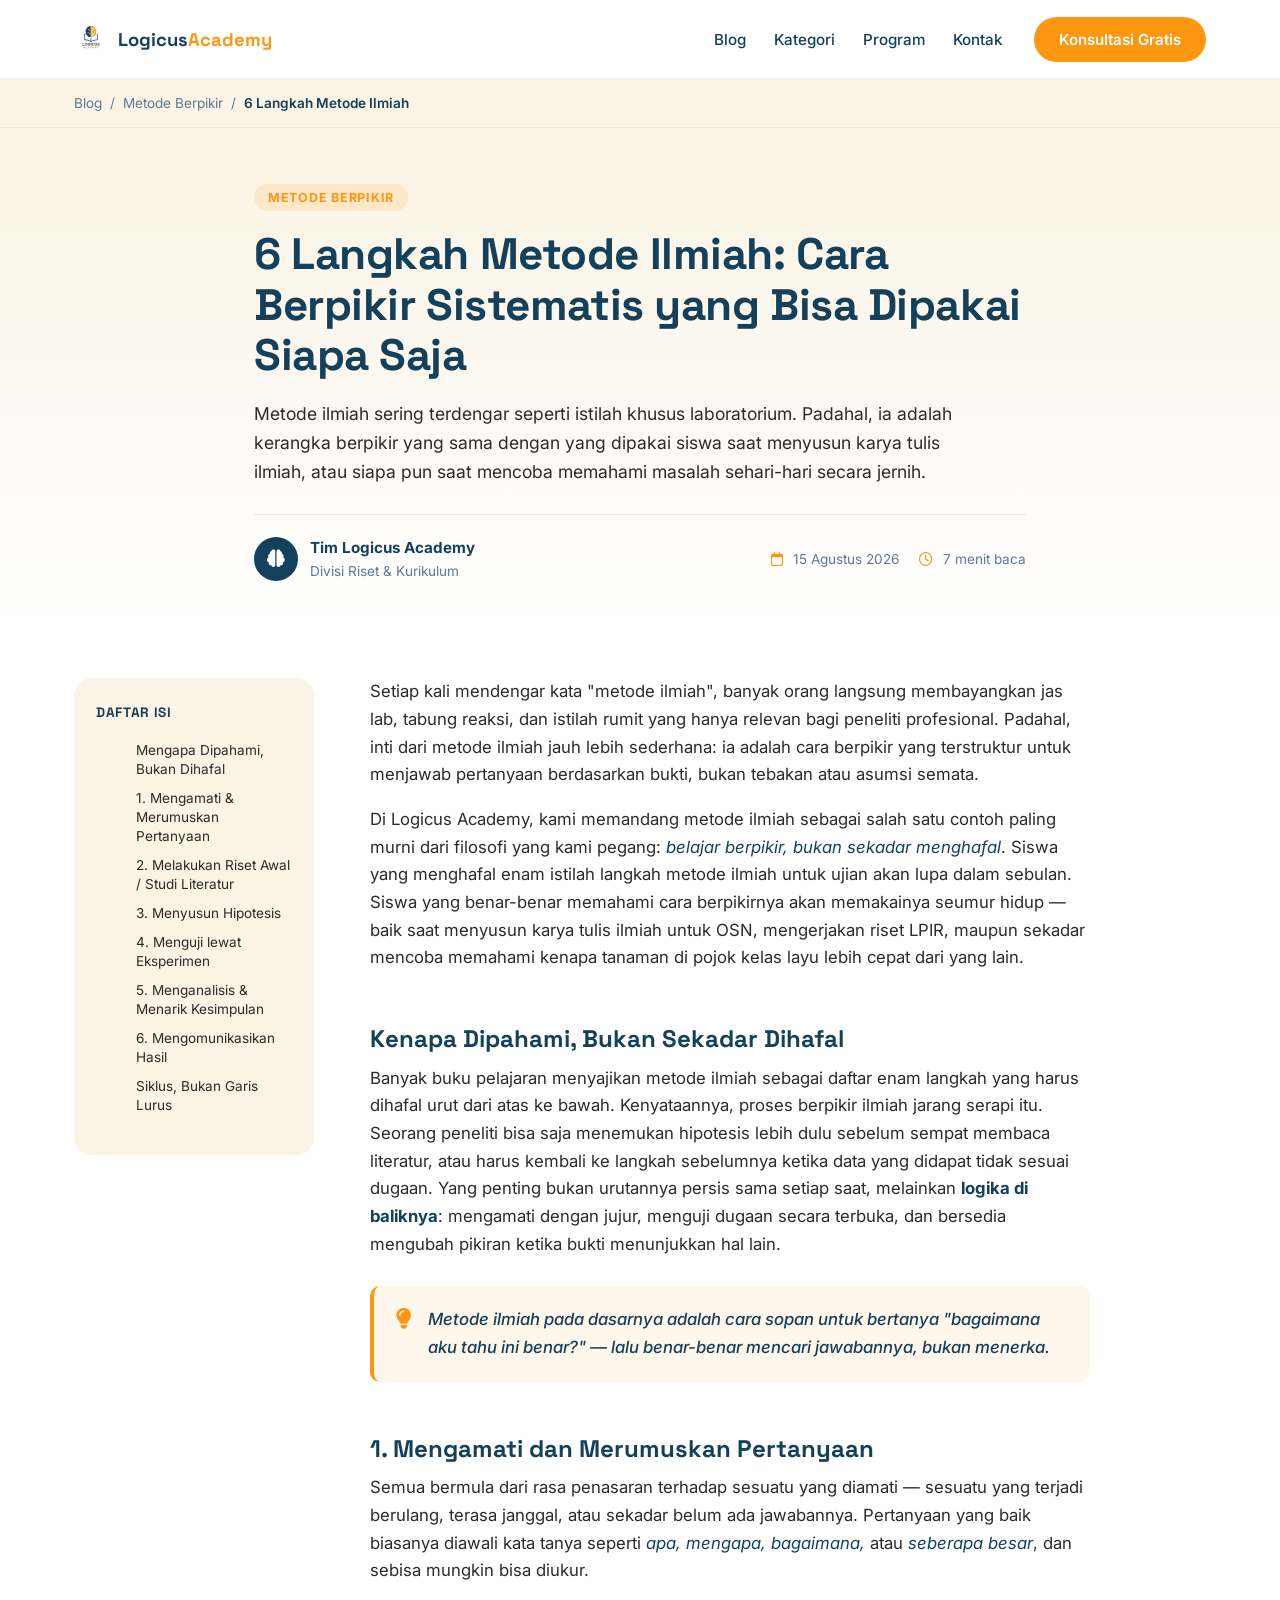
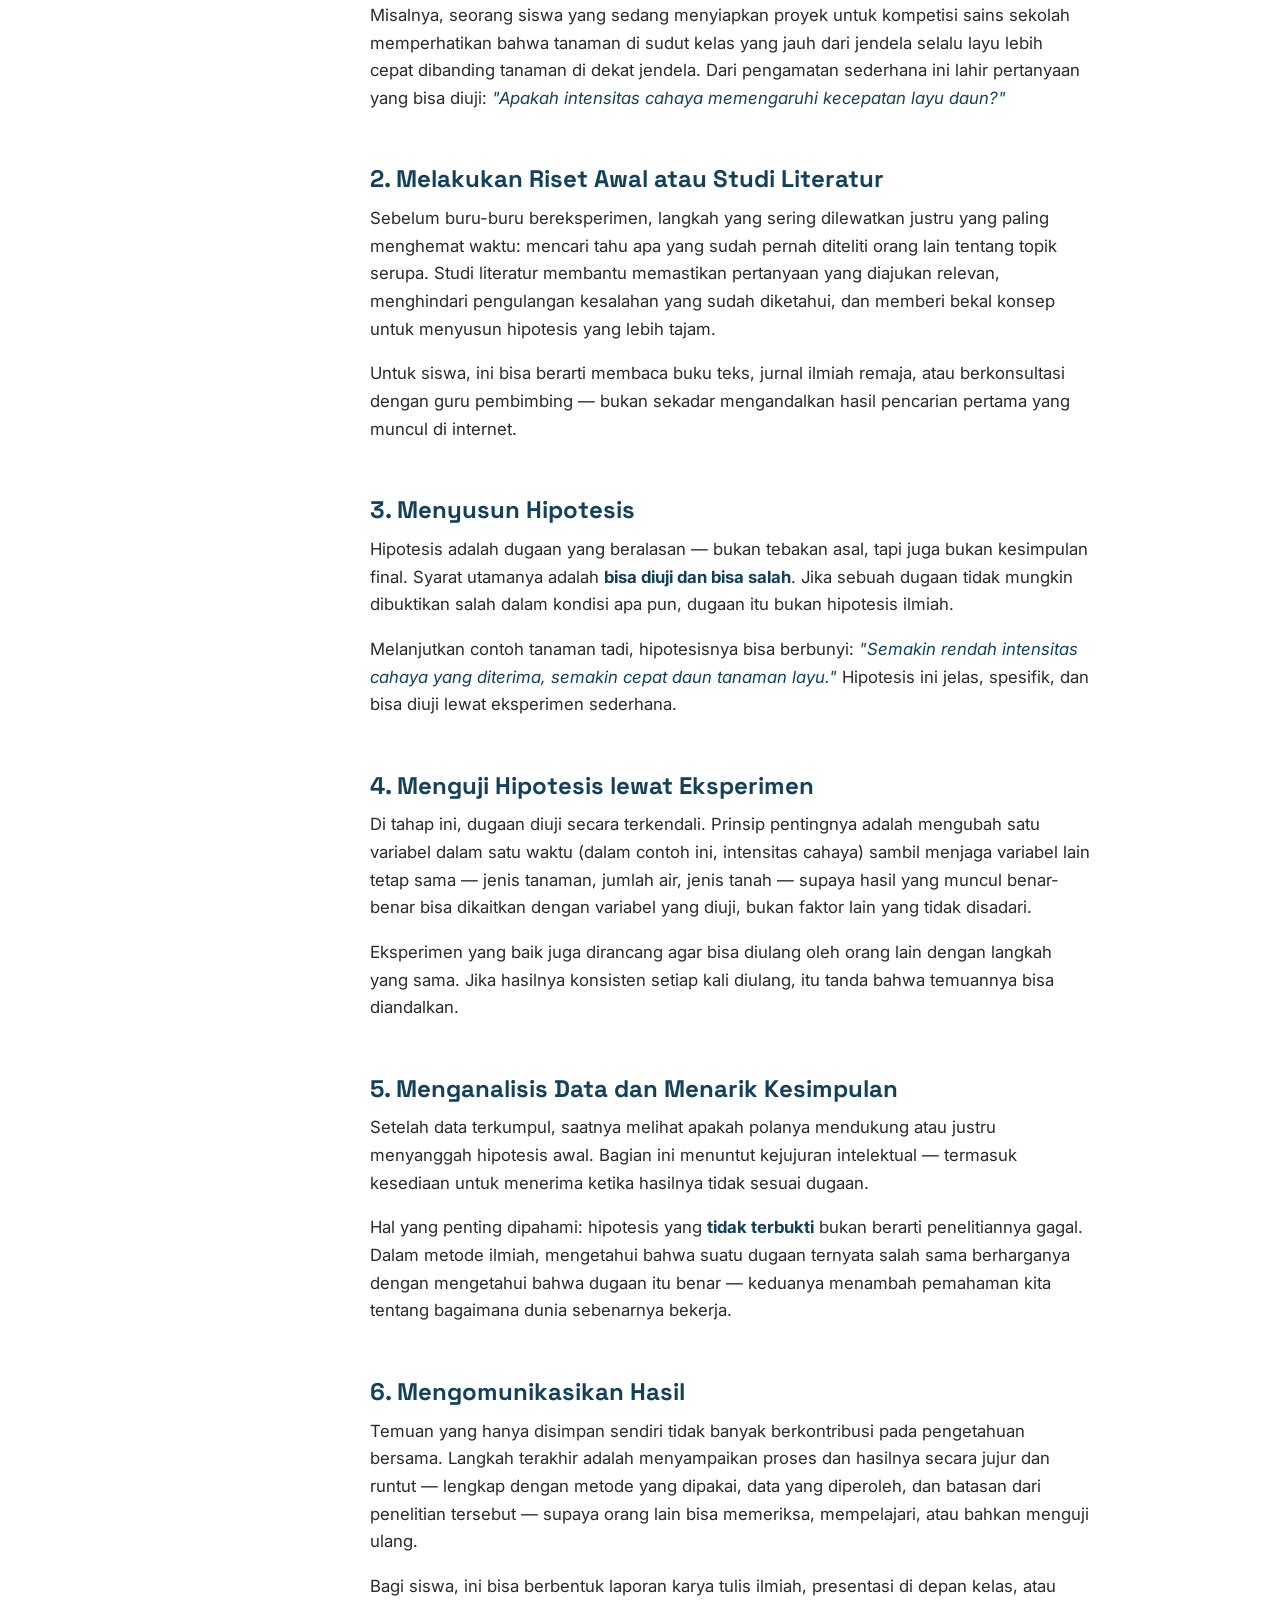
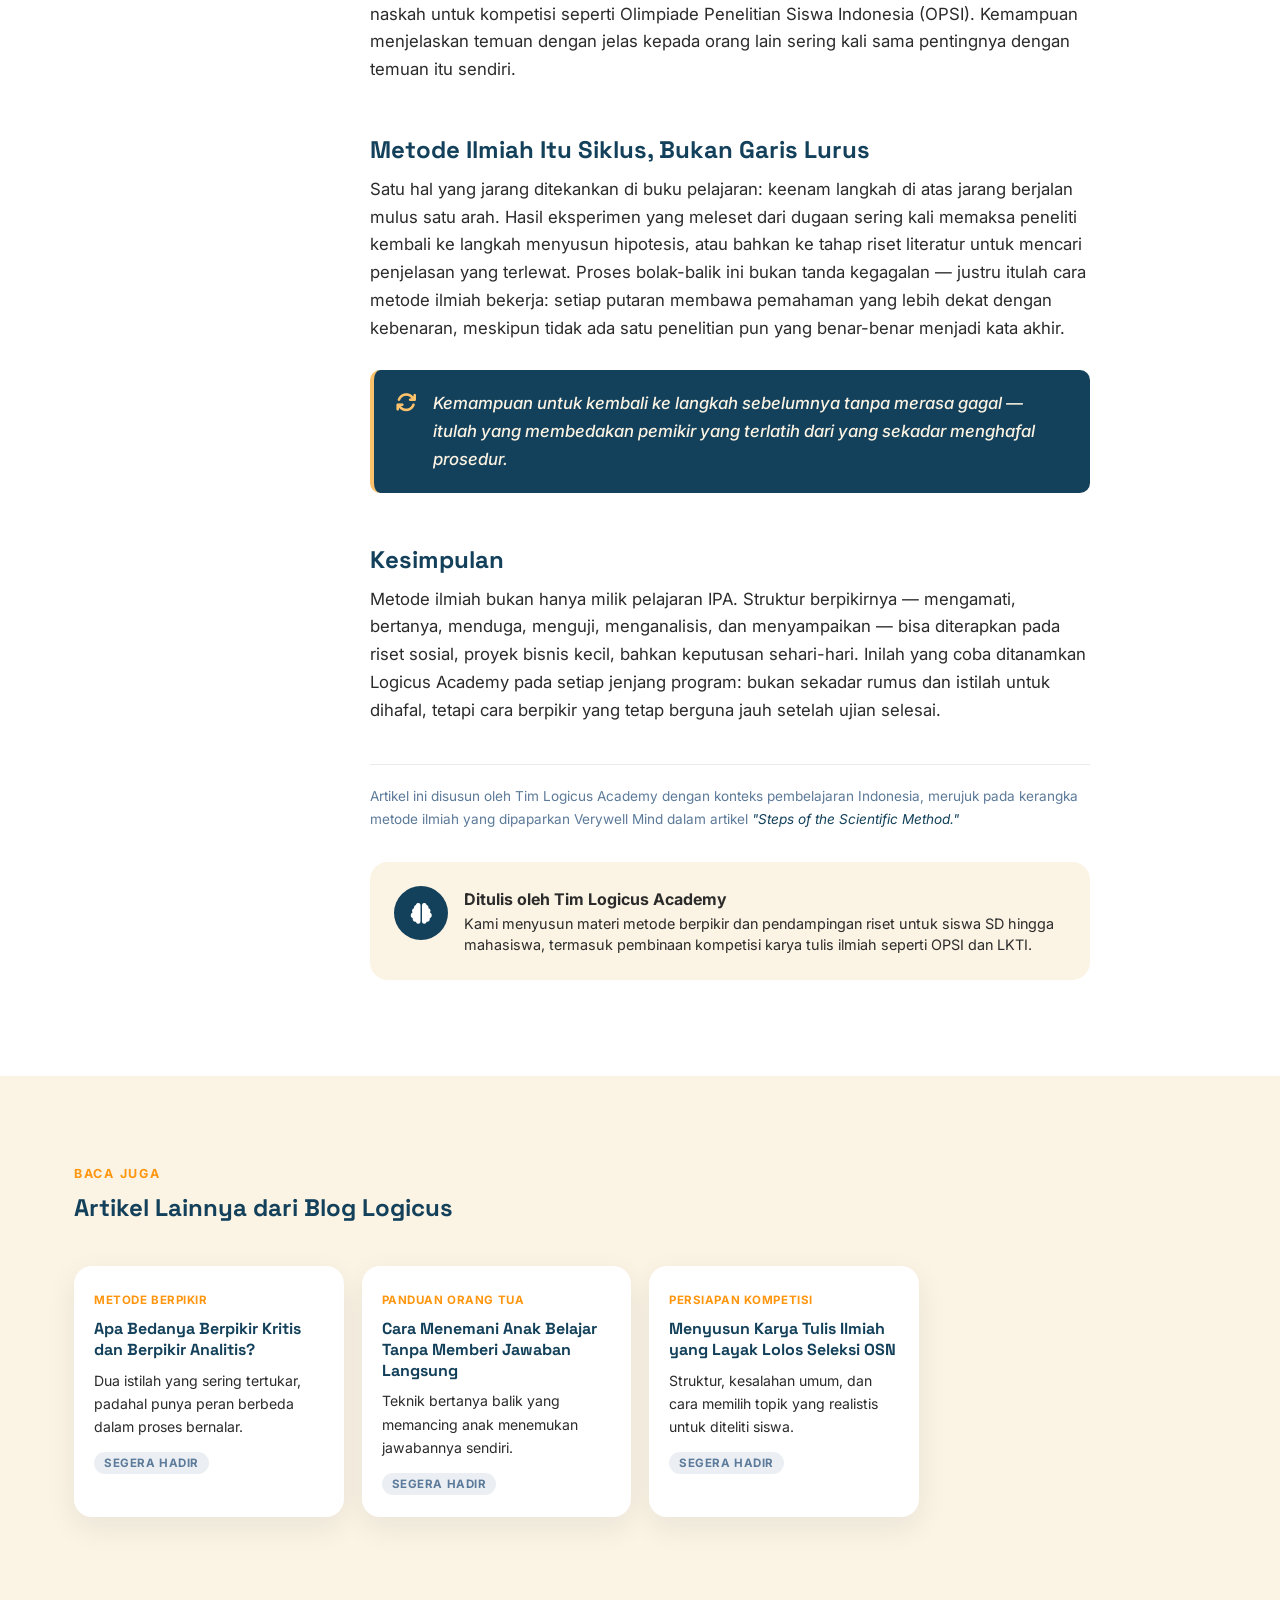
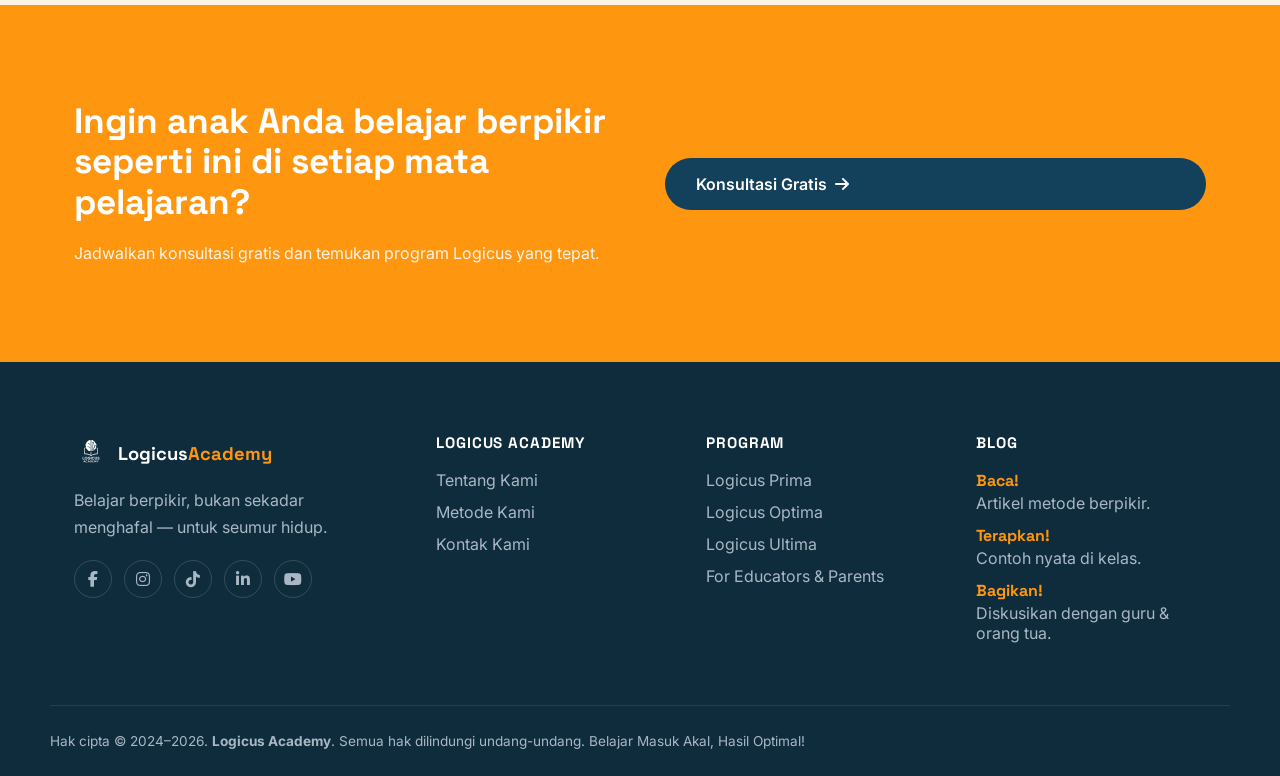
<file: article.html>
<!DOCTYPE html>
<html lang="id">
<head>
    <meta charset="UTF-8">
    <meta name="viewport" content="width=device-width, initial-scale=1.0">
    <title>6 Langkah Metode Ilmiah: Cara Berpikir Sistematis ala Ilmuwan — Blog Logicus Academy</title>
    <meta name="description" content="Metode ilmiah bukan cuma untuk laboratorium. Pelajari 6 langkah berpikir sistematis yang bisa dipakai siapa saja untuk menjawab pertanyaan dan menyelesaikan masalah — dari Blog Logicus Academy.">
    <link rel="preconnect" href="https://fonts.googleapis.com">
    <link rel="preconnect" href="https://fonts.gstatic.com" crossorigin>
    <link href="https://fonts.googleapis.com/css2?family=Space+Grotesk:wght@500;600;700&family=Inter:wght@400;500;600;700&family=Source+Serif+4:opsz,wght@8..60,400;8..60,600&display=swap" rel="stylesheet">
    <link rel="stylesheet" href="https://cdnjs.cloudflare.com/ajax/libs/font-awesome/6.5.1/css/all.min.css">
    <link rel="stylesheet" href="style.css">
    <link rel="stylesheet" href="blog.css">
</head>
<body>

    <a class="skip-link" href="#main">Langsung ke konten</a>

    <!-- Official vectorized logo (traced 1:1 from master file) reused via <use> -->
    <svg style="position:absolute;width:0;height:0;overflow:hidden" aria-hidden="true">
        <symbol id="logicus-logo-full" viewBox="0 0 500 500">
            <path d="M 306.25,336.00 L 306.00,336.25 L 306.00,363.75 L 306.75,365.00 L 306.75,365.75 L 308.00,368.75 L 310.50,371.75 L 313.25,373.75 L 314.00,373.75 L 315.75,374.75 L 317.00,374.75 L 318.25,375.50 L 326.25,375.50 L 327.50,374.75 L 328.50,374.75 L 329.75,374.00 L 332.25,373.25 L 334.25,371.75 L 336.75,368.75 L 337.00,367.25 L 338.25,365.50 L 338.50,362.00 L 338.75,361.75 L 338.75,336.50 L 338.25,336.00 L 331.00,336.00 L 330.75,336.25 L 330.75,362.00 L 328.75,365.75 L 325.50,368.00 L 319.50,368.00 L 318.25,367.00 L 317.25,366.75 L 315.50,365.25 L 314.00,362.00 L 314.00,360.75 L 313.75,360.50 L 313.75,337.50 L 314.00,336.25 L 313.75,336.00 Z M 248.25,336.00 L 248.00,336.25 L 248.00,374.50 L 248.25,374.75 L 255.75,374.75 L 256.25,374.25 L 256.25,336.50 L 255.75,336.00 Z M 127.75,336.00 L 127.25,336.50 L 127.50,337.75 L 127.25,338.50 L 127.25,344.75 L 127.50,345.00 L 127.50,346.25 L 127.25,346.50 L 127.25,374.25 L 127.75,374.75 L 152.75,374.75 L 153.00,374.50 L 153.00,368.25 L 152.50,367.75 L 135.75,367.75 L 135.00,366.75 L 135.00,337.50 L 135.25,336.50 L 134.75,336.00 Z M 356.00,335.00 L 351.00,337.00 L 347.00,341.00 L 346.00,343.25 L 345.50,345.75 L 345.50,347.75 L 345.75,348.00 L 346.00,350.50 L 347.00,352.75 L 350.00,355.75 L 354.75,357.75 L 355.75,357.75 L 358.00,358.50 L 359.50,358.50 L 362.00,359.75 L 363.00,359.75 L 364.25,360.50 L 366.00,362.50 L 366.00,365.50 L 365.50,366.50 L 363.25,368.50 L 362.00,369.00 L 359.00,369.25 L 358.75,369.00 L 356.75,369.00 L 356.25,368.50 L 355.25,368.25 L 353.75,366.75 L 352.25,364.00 L 345.00,364.00 L 344.75,364.25 L 345.00,367.25 L 346.00,368.50 L 347.00,370.75 L 350.75,373.75 L 352.25,374.00 L 353.25,374.75 L 354.50,374.75 L 355.50,375.50 L 363.00,375.50 L 364.25,374.75 L 365.50,374.75 L 366.25,374.00 L 368.00,373.50 L 369.75,372.50 L 371.50,370.75 L 373.75,367.00 L 373.75,365.25 L 374.00,365.00 L 373.75,359.75 L 372.50,357.25 L 369.75,354.75 L 366.75,353.75 L 365.75,353.00 L 364.50,353.00 L 362.75,352.25 L 361.50,352.25 L 358.75,351.00 L 355.25,350.00 L 353.25,347.50 L 353.25,345.00 L 353.75,343.50 L 355.50,341.75 L 356.75,341.00 L 360.50,340.75 L 361.50,341.50 L 363.50,342.25 L 365.75,345.00 L 366.00,346.25 L 366.75,346.75 L 367.50,346.50 L 373.25,346.50 L 373.50,345.25 L 372.75,344.00 L 372.75,343.00 L 372.00,342.00 L 371.50,340.50 L 370.00,338.75 L 367.75,337.00 L 366.50,336.75 L 365.50,336.00 L 364.75,336.00 L 362.50,335.00 Z M 277.25,335.25 L 276.25,336.00 L 275.50,336.00 L 274.25,336.75 L 272.75,337.00 L 270.00,339.00 L 269.50,339.00 L 267.00,341.25 L 266.75,342.00 L 265.00,344.00 L 264.75,345.00 L 263.25,347.50 L 262.25,351.75 L 262.25,358.50 L 263.00,361.00 L 263.00,362.25 L 263.75,363.25 L 265.00,366.25 L 266.75,368.50 L 269.75,371.50 L 272.75,373.50 L 275.25,374.00 L 276.25,374.75 L 277.50,374.75 L 278.50,375.50 L 286.00,375.50 L 287.25,374.75 L 288.75,374.50 L 289.25,374.00 L 291.00,373.75 L 293.25,372.00 L 294.25,371.75 L 297.50,368.50 L 298.00,367.25 L 299.50,365.50 L 300.25,362.50 L 299.00,362.00 L 292.25,362.25 L 290.00,364.75 L 289.50,365.75 L 288.50,366.00 L 285.25,368.00 L 279.25,368.00 L 278.50,367.75 L 276.25,366.25 L 275.25,366.00 L 272.50,363.25 L 271.75,361.25 L 270.75,359.75 L 270.50,357.25 L 270.25,357.00 L 270.25,353.50 L 271.00,349.75 L 272.50,347.25 L 274.75,344.75 L 275.75,344.50 L 278.25,342.75 L 285.25,342.75 L 288.00,344.50 L 289.50,345.00 L 291.75,348.25 L 292.50,348.75 L 299.50,348.75 L 300.00,348.25 L 299.75,346.50 L 297.50,342.25 L 294.00,338.75 L 291.50,337.00 L 290.00,336.75 L 287.25,335.25 L 286.00,335.25 L 285.75,335.00 Z M 216.75,335.25 L 213.75,336.75 L 212.50,337.00 L 210.25,338.75 L 209.25,339.00 L 206.00,342.50 L 205.75,343.25 L 204.25,345.00 L 204.00,346.50 L 203.25,347.25 L 202.00,351.75 L 202.00,359.25 L 202.50,361.50 L 204.00,364.25 L 204.00,365.25 L 206.00,368.25 L 209.50,371.75 L 210.00,371.75 L 212.75,373.75 L 214.50,374.00 L 215.75,374.75 L 217.00,374.75 L 218.25,375.50 L 225.50,375.50 L 227.00,374.75 L 228.50,374.75 L 229.75,374.00 L 232.25,373.50 L 235.25,371.50 L 238.00,368.75 L 240.75,363.50 L 241.25,359.75 L 241.25,354.00 L 240.50,353.50 L 222.50,353.50 L 222.00,354.00 L 222.00,360.25 L 222.25,360.50 L 232.50,360.50 L 233.00,361.00 L 233.00,361.50 L 232.00,362.50 L 231.75,363.50 L 229.00,366.25 L 226.00,368.00 L 218.50,368.00 L 215.75,366.25 L 214.25,365.75 L 212.00,363.00 L 210.75,360.00 L 210.50,358.25 L 210.00,357.75 L 210.00,352.75 L 210.75,351.50 L 210.75,350.75 L 211.50,349.50 L 211.75,348.25 L 215.00,344.75 L 217.50,343.75 L 218.75,342.75 L 225.00,342.75 L 229.25,345.00 L 232.25,348.50 L 240.25,348.50 L 240.75,348.00 L 240.75,347.50 L 239.50,345.75 L 238.75,343.25 L 234.50,338.75 L 233.50,338.25 L 232.25,337.00 L 230.50,336.75 L 229.50,336.00 L 228.50,336.00 L 227.50,335.25 L 226.50,335.00 Z M 171.50,335.25 L 170.50,336.00 L 169.75,336.00 L 167.75,337.00 L 167.00,337.00 L 164.25,339.00 L 163.75,339.00 L 161.00,341.50 L 158.25,345.25 L 158.00,346.25 L 157.25,347.25 L 157.00,349.50 L 156.25,350.75 L 156.25,352.25 L 155.75,353.75 L 155.75,356.25 L 156.25,358.00 L 156.25,359.75 L 157.00,360.75 L 157.25,363.00 L 158.00,364.50 L 158.75,365.25 L 159.25,366.75 L 164.25,371.75 L 165.25,372.00 L 167.75,373.75 L 169.50,374.00 L 173.00,375.50 L 180.25,375.50 L 181.25,374.75 L 182.50,374.75 L 183.50,374.00 L 185.25,373.75 L 187.50,372.50 L 190.50,370.00 L 191.25,369.75 L 192.00,368.50 L 193.75,366.75 L 194.75,364.50 L 195.75,363.25 L 195.75,362.25 L 196.50,360.00 L 196.50,358.75 L 197.00,357.75 L 197.00,354.50 L 196.50,352.75 L 196.50,351.00 L 195.75,348.00 L 193.50,343.75 L 192.00,342.25 L 191.50,341.25 L 189.25,339.25 L 187.00,338.00 L 186.00,337.00 L 184.25,336.75 L 181.50,335.25 L 180.00,335.25 L 179.75,335.00 Z M 173.00,342.75 L 179.75,342.75 L 184.00,345.00 L 186.00,347.00 L 187.00,349.00 L 187.75,349.75 L 188.75,353.75 L 188.75,357.75 L 187.50,361.50 L 186.75,362.25 L 186.50,363.00 L 183.50,366.00 L 183.00,366.00 L 179.25,368.00 L 173.50,368.00 L 172.50,367.25 L 169.50,366.00 L 166.75,363.50 L 166.50,362.75 L 165.25,361.25 L 164.75,360.00 L 164.50,357.75 L 163.75,356.25 L 163.75,354.00 L 164.50,352.50 L 164.50,351.00 L 165.00,349.25 L 168.50,345.00 Z M 152.00,204.50 L 151.50,292.75 L 155.50,296.75 L 176.75,297.75 L 199.25,301.75 L 218.75,307.75 L 232.75,313.75 L 244.25,320.75 L 250.50,321.75 L 254.50,320.75 L 275.00,309.75 L 292.00,303.75 L 323.50,297.75 L 342.25,297.25 L 346.00,295.50 L 347.50,293.25 L 347.50,205.25 L 344.25,200.75 L 333.25,200.75 L 330.50,209.75 L 338.75,210.50 L 338.50,287.25 L 308.00,290.25 L 290.50,294.25 L 273.25,300.00 L 254.75,309.25 L 253.75,308.75 L 253.75,263.00 L 250.25,259.00 L 248.50,259.00 L 245.50,262.00 L 244.75,309.00 L 220.25,298.00 L 200.25,292.25 L 176.25,288.25 L 160.75,287.25 L 160.50,210.50 L 168.75,208.75 L 165.50,200.50 L 155.75,200.50 Z M 236.25,88.75 L 229.50,89.25 L 228.25,90.00 L 222.75,91.00 L 221.00,92.25 L 218.50,93.00 L 211.25,99.00 L 207.25,105.25 L 200.75,107.00 L 199.75,108.00 L 197.00,109.00 L 194.25,110.75 L 190.00,114.75 L 187.25,118.25 L 185.00,122.50 L 183.00,129.00 L 182.50,135.50 L 177.00,140.25 L 173.00,146.25 L 171.00,150.50 L 170.75,153.25 L 169.25,157.75 L 169.25,167.00 L 171.00,173.75 L 175.00,181.00 L 175.00,182.50 L 173.25,186.25 L 172.75,189.00 L 172.50,195.25 L 173.00,199.25 L 175.25,205.50 L 176.00,206.00 L 177.00,208.50 L 181.25,213.75 L 185.50,217.50 L 189.75,219.75 L 191.75,221.75 L 193.00,226.50 L 196.25,232.75 L 203.50,240.75 L 209.00,244.50 L 213.50,246.75 L 215.50,247.00 L 218.50,248.50 L 223.50,249.00 L 228.75,250.50 L 236.50,250.50 L 241.25,248.75 L 244.00,246.00 L 245.50,241.75 L 245.50,98.25 L 244.75,94.00 L 242.75,91.50 L 238.25,89.00 Z M 199.50,179.75 L 200.50,178.75 L 203.25,178.75 L 206.25,181.75 L 209.25,183.50 L 210.25,183.75 L 211.25,184.50 L 213.75,185.00 L 214.75,185.75 L 217.00,186.50 L 219.00,186.75 L 219.75,187.50 L 223.50,189.00 L 224.00,189.75 L 225.25,190.25 L 227.25,191.75 L 229.75,194.25 L 230.00,195.00 L 231.25,196.25 L 231.75,197.50 L 233.00,199.00 L 233.00,199.75 L 233.75,201.25 L 234.25,203.50 L 235.00,204.75 L 235.00,207.75 L 234.00,209.25 L 233.00,210.00 L 231.25,210.25 L 230.50,210.00 L 229.25,208.75 L 228.00,206.00 L 227.50,203.25 L 226.75,201.75 L 224.75,198.75 L 222.50,196.50 L 218.50,194.00 L 217.50,194.00 L 216.00,193.00 L 214.50,192.75 L 212.75,192.00 L 211.75,192.00 L 208.25,190.25 L 207.00,190.00 L 202.25,187.00 L 199.75,184.50 L 198.75,182.75 L 198.75,181.00 Z M 207.25,133.25 L 210.75,133.25 L 211.75,133.75 L 213.50,133.75 L 216.50,135.50 L 217.75,135.75 L 220.25,137.75 L 220.75,137.75 L 225.25,142.25 L 226.00,143.75 L 227.00,144.75 L 227.00,145.25 L 229.00,148.75 L 229.25,150.50 L 230.00,152.50 L 230.00,153.75 L 230.50,155.00 L 230.50,158.50 L 230.00,159.25 L 230.00,160.00 L 229.25,161.00 L 228.25,161.50 L 226.25,161.50 L 224.75,160.25 L 223.75,157.75 L 223.75,154.75 L 223.00,152.00 L 221.75,150.00 L 221.50,148.75 L 219.75,146.75 L 219.50,146.00 L 217.25,143.75 L 215.00,142.00 L 212.25,141.00 L 211.00,140.00 L 207.00,139.25 L 205.75,138.00 L 205.25,137.00 L 205.25,135.75 L 205.75,134.25 Z" fill="#13405A" fill-rule="evenodd"/>
            <path d="M 335.75,389.25 L 335.75,390.00 L 336.75,391.50 L 337.25,393.00 L 338.75,395.00 L 339.00,396.25 L 340.50,398.00 L 341.25,400.00 L 342.50,401.50 L 343.25,403.50 L 345.00,406.00 L 345.00,416.50 L 345.50,417.00 L 350.50,417.00 L 351.00,416.50 L 351.00,406.00 L 351.75,405.00 L 352.75,402.50 L 353.75,401.50 L 354.75,399.75 L 354.75,399.25 L 357.50,395.25 L 358.75,392.50 L 359.75,391.50 L 360.25,389.50 L 360.00,389.25 L 354.50,389.25 L 354.00,389.50 L 353.00,390.75 L 351.75,393.75 L 351.00,394.50 L 351.00,395.00 L 350.25,396.50 L 349.00,398.00 L 348.75,399.00 L 348.25,399.50 L 347.75,399.50 L 347.00,398.75 L 346.50,397.00 L 344.75,394.50 L 344.75,394.00 L 343.75,392.00 L 343.00,391.25 L 342.50,389.75 L 341.75,389.25 Z M 297.75,390.25 L 297.75,416.25 L 298.25,417.00 L 303.50,417.00 L 303.75,416.75 L 303.75,400.00 L 304.25,399.50 L 305.25,400.25 L 306.00,402.00 L 307.25,403.25 L 308.00,405.00 L 312.00,410.75 L 313.50,410.75 L 314.50,410.00 L 315.75,407.50 L 316.75,406.50 L 317.00,405.50 L 318.75,403.25 L 319.75,401.25 L 321.25,400.25 L 321.75,400.75 L 321.75,416.50 L 322.25,417.00 L 327.50,417.00 L 327.75,416.75 L 327.75,389.50 L 327.50,389.25 L 321.25,389.25 L 319.25,392.00 L 318.75,393.25 L 317.75,394.25 L 316.75,396.50 L 315.50,397.75 L 315.00,399.00 L 313.25,401.25 L 312.75,401.25 L 311.75,400.25 L 310.75,398.25 L 309.75,397.25 L 309.50,396.25 L 307.75,394.25 L 307.50,393.25 L 304.50,389.25 L 298.25,389.25 Z M 271.00,389.25 L 270.25,390.50 L 270.25,416.50 L 271.00,417.00 L 288.50,417.00 L 288.75,416.75 L 288.75,412.00 L 288.25,411.50 L 287.25,411.75 L 284.25,411.75 L 284.00,411.50 L 282.75,411.75 L 280.00,411.75 L 279.75,411.50 L 277.25,411.75 L 276.50,410.75 L 276.50,406.75 L 277.25,406.00 L 287.00,406.00 L 287.50,405.50 L 287.50,401.25 L 287.00,400.75 L 278.50,400.75 L 278.25,401.00 L 277.00,400.75 L 276.50,400.25 L 276.50,395.25 L 277.50,394.25 L 278.25,394.50 L 288.25,394.50 L 288.75,394.00 L 288.75,389.50 L 288.50,389.25 Z M 237.75,389.25 L 237.25,389.75 L 237.25,416.50 L 237.75,417.00 L 250.50,417.00 L 250.75,416.75 L 253.50,416.50 L 255.25,415.25 L 257.00,414.75 L 258.50,413.50 L 260.50,411.00 L 260.75,409.75 L 261.75,408.25 L 262.00,406.25 L 262.50,405.00 L 262.50,400.75 L 261.75,398.00 L 261.00,397.00 L 260.75,395.75 L 260.00,394.50 L 258.00,392.25 L 254.50,390.00 L 253.25,390.00 L 250.75,389.25 Z M 244.25,394.50 L 250.00,394.75 L 252.50,395.75 L 254.75,398.00 L 255.00,399.00 L 256.00,400.50 L 256.25,403.25 L 256.00,403.50 L 255.75,406.50 L 255.00,407.25 L 254.75,408.25 L 251.75,411.00 L 250.00,411.50 L 245.75,411.75 L 245.50,411.50 L 244.00,411.50 L 243.25,410.75 L 243.25,395.25 Z M 213.25,389.25 L 212.25,390.50 L 211.75,393.00 L 211.00,394.00 L 211.00,394.75 L 210.00,396.50 L 209.75,398.25 L 209.00,399.25 L 208.00,401.75 L 208.00,403.00 L 206.25,406.25 L 205.75,408.75 L 204.25,411.50 L 203.75,414.00 L 203.25,414.50 L 202.50,416.50 L 203.00,417.00 L 208.50,417.00 L 209.25,416.25 L 209.75,414.00 L 211.25,411.75 L 221.50,411.75 L 222.75,413.50 L 223.50,416.00 L 224.25,417.00 L 229.75,417.00 L 230.25,416.25 L 229.50,415.25 L 229.50,414.25 L 227.75,410.75 L 227.50,409.00 L 225.75,405.25 L 224.75,402.00 L 223.75,400.75 L 223.50,398.75 L 223.00,398.00 L 222.75,396.75 L 221.75,395.25 L 221.00,392.25 L 220.00,390.75 L 219.75,389.75 L 219.25,389.25 Z M 216.25,397.25 L 217.25,398.25 L 218.00,401.50 L 219.75,405.00 L 219.75,405.50 L 219.00,406.25 L 218.25,406.50 L 213.50,406.25 L 213.00,405.75 L 213.00,405.00 L 213.75,403.75 L 214.00,401.75 L 214.50,401.25 L 215.75,397.75 Z M 149.00,389.50 L 148.00,391.00 L 147.75,392.25 L 147.25,393.00 L 147.00,394.75 L 146.00,396.25 L 145.00,399.00 L 145.00,399.75 L 144.00,401.25 L 143.75,403.00 L 143.25,403.50 L 143.25,404.25 L 141.75,407.50 L 141.00,410.25 L 140.00,411.75 L 140.00,412.75 L 138.50,416.00 L 138.50,416.75 L 138.75,417.00 L 144.25,417.00 L 145.50,414.75 L 146.00,412.75 L 147.25,411.75 L 156.75,411.75 L 158.00,412.75 L 158.25,413.75 L 158.75,414.00 L 159.00,415.75 L 159.50,416.75 L 160.00,417.00 L 165.50,417.00 L 165.75,415.75 L 164.75,414.00 L 164.75,412.75 L 163.00,409.75 L 162.75,407.50 L 160.75,403.75 L 160.75,402.50 L 159.75,401.00 L 158.75,398.50 L 158.75,397.50 L 157.75,396.00 L 157.25,394.00 L 156.75,393.25 L 156.75,392.25 L 156.00,391.25 L 155.50,389.75 L 154.75,389.25 L 149.50,389.25 Z M 151.75,397.50 L 152.25,397.50 L 153.00,398.25 L 153.25,400.50 L 155.00,404.00 L 155.25,405.75 L 154.50,406.50 L 153.25,406.25 L 151.00,406.50 L 150.75,406.25 L 149.25,406.25 L 148.75,405.75 L 149.75,402.00 L 150.75,400.50 L 151.00,398.50 Z M 178.00,390.00 L 175.25,391.75 L 173.25,393.75 L 171.75,396.75 L 171.00,397.50 L 170.75,400.25 L 170.50,400.50 L 170.50,406.00 L 171.00,407.50 L 171.00,408.75 L 172.75,411.25 L 173.25,412.50 L 175.25,414.50 L 178.75,416.75 L 182.00,417.00 L 183.75,417.75 L 186.25,417.75 L 188.75,417.00 L 191.00,416.75 L 193.25,415.00 L 194.00,414.75 L 195.75,413.00 L 197.00,410.25 L 197.50,409.75 L 197.50,408.75 L 197.25,408.50 L 196.75,408.75 L 191.25,408.75 L 189.25,411.00 L 188.75,411.00 L 187.00,412.00 L 183.00,412.00 L 181.50,411.50 L 178.75,409.50 L 176.75,406.25 L 176.75,404.50 L 176.50,404.25 L 176.75,400.00 L 178.00,397.75 L 179.75,395.75 L 181.00,395.00 L 182.75,394.75 L 183.50,394.25 L 185.50,394.25 L 188.00,395.00 L 189.25,395.75 L 191.75,398.25 L 197.00,398.25 L 197.50,397.75 L 197.50,397.25 L 196.00,395.00 L 195.75,394.00 L 194.00,392.00 L 191.50,390.00 L 190.75,390.00 L 189.50,389.25 L 188.50,389.25 L 187.25,388.75 L 182.50,388.75 L 181.50,389.25 L 180.00,389.25 L 179.25,389.75 Z M 304.25,163.00 L 301.75,164.25 L 300.00,165.75 L 299.25,168.25 L 299.50,171.50 L 301.00,173.75 L 302.50,174.75 L 307.25,174.75 L 309.25,173.25 L 310.75,171.00 L 310.75,169.50 L 311.00,169.25 L 310.75,167.50 L 310.00,166.75 L 309.50,165.25 L 308.00,164.00 L 306.25,163.25 Z M 278.50,122.00 L 276.75,123.25 L 275.25,126.50 L 275.25,128.50 L 276.00,130.25 L 278.25,132.75 L 279.25,133.25 L 282.75,133.25 L 283.50,133.00 L 285.75,131.25 L 285.75,130.75 L 286.75,129.25 L 286.75,125.50 L 285.75,123.50 L 284.00,122.00 L 283.25,121.75 Z M 262.25,88.75 L 257.75,90.50 L 254.00,95.75 L 254.00,243.00 L 256.75,247.50 L 263.00,250.50 L 264.00,250.00 L 264.00,172.50 L 266.75,165.50 L 275.75,155.00 L 277.75,150.75 L 277.75,140.00 L 273.50,137.75 L 268.75,130.75 L 268.75,124.00 L 274.25,116.50 L 283.00,114.50 L 287.75,116.25 L 291.00,119.25 L 294.00,126.75 L 291.25,135.25 L 284.25,140.50 L 283.75,155.25 L 274.25,167.25 L 271.00,173.75 L 271.00,250.00 L 280.25,248.50 L 282.50,246.75 L 282.50,212.50 L 284.25,207.25 L 289.00,202.00 L 299.25,196.00 L 301.75,192.00 L 301.75,182.00 L 294.25,176.25 L 292.00,169.75 L 294.00,163.00 L 300.75,157.00 L 309.25,157.00 L 315.00,161.25 L 317.00,165.00 L 317.50,170.50 L 314.75,177.75 L 308.75,182.00 L 308.75,193.25 L 307.00,197.75 L 303.25,201.75 L 292.25,208.25 L 290.00,211.25 L 290.25,244.00 L 299.50,236.25 L 304.75,224.50 L 314.50,218.75 L 318.75,214.50 L 322.75,207.75 L 325.25,198.50 L 325.25,189.75 L 323.50,181.75 L 328.75,172.00 L 329.75,161.00 L 326.75,148.25 L 322.50,141.25 L 312.50,132.50 L 311.50,123.50 L 306.75,114.75 L 299.50,109.00 L 291.50,106.50 L 285.50,97.50 L 280.00,93.25 L 269.25,89.00 Z" fill="#FF9610" fill-rule="evenodd"/>
        </symbol>
        <symbol id="logicus-logo-white" viewBox="0 0 500 500">
            <path d="M 306.25,336.00 L 306.00,336.25 L 306.00,363.75 L 306.75,365.00 L 306.75,365.75 L 308.00,368.75 L 310.50,371.75 L 313.25,373.75 L 314.00,373.75 L 315.75,374.75 L 317.00,374.75 L 318.25,375.50 L 326.25,375.50 L 327.50,374.75 L 328.50,374.75 L 329.75,374.00 L 332.25,373.25 L 334.25,371.75 L 336.75,368.75 L 337.00,367.25 L 338.25,365.50 L 338.50,362.00 L 338.75,361.75 L 338.75,336.50 L 338.25,336.00 L 331.00,336.00 L 330.75,336.25 L 330.75,362.00 L 328.75,365.75 L 325.50,368.00 L 319.50,368.00 L 318.25,367.00 L 317.25,366.75 L 315.50,365.25 L 314.00,362.00 L 314.00,360.75 L 313.75,360.50 L 313.75,337.50 L 314.00,336.25 L 313.75,336.00 Z M 248.25,336.00 L 248.00,336.25 L 248.00,374.50 L 248.25,374.75 L 255.75,374.75 L 256.25,374.25 L 256.25,336.50 L 255.75,336.00 Z M 127.75,336.00 L 127.25,336.50 L 127.50,337.75 L 127.25,338.50 L 127.25,344.75 L 127.50,345.00 L 127.50,346.25 L 127.25,346.50 L 127.25,374.25 L 127.75,374.75 L 152.75,374.75 L 153.00,374.50 L 153.00,368.25 L 152.50,367.75 L 135.75,367.75 L 135.00,366.75 L 135.00,337.50 L 135.25,336.50 L 134.75,336.00 Z M 356.00,335.00 L 351.00,337.00 L 347.00,341.00 L 346.00,343.25 L 345.50,345.75 L 345.50,347.75 L 345.75,348.00 L 346.00,350.50 L 347.00,352.75 L 350.00,355.75 L 354.75,357.75 L 355.75,357.75 L 358.00,358.50 L 359.50,358.50 L 362.00,359.75 L 363.00,359.75 L 364.25,360.50 L 366.00,362.50 L 366.00,365.50 L 365.50,366.50 L 363.25,368.50 L 362.00,369.00 L 359.00,369.25 L 358.75,369.00 L 356.75,369.00 L 356.25,368.50 L 355.25,368.25 L 353.75,366.75 L 352.25,364.00 L 345.00,364.00 L 344.75,364.25 L 345.00,367.25 L 346.00,368.50 L 347.00,370.75 L 350.75,373.75 L 352.25,374.00 L 353.25,374.75 L 354.50,374.75 L 355.50,375.50 L 363.00,375.50 L 364.25,374.75 L 365.50,374.75 L 366.25,374.00 L 368.00,373.50 L 369.75,372.50 L 371.50,370.75 L 373.75,367.00 L 373.75,365.25 L 374.00,365.00 L 373.75,359.75 L 372.50,357.25 L 369.75,354.75 L 366.75,353.75 L 365.75,353.00 L 364.50,353.00 L 362.75,352.25 L 361.50,352.25 L 358.75,351.00 L 355.25,350.00 L 353.25,347.50 L 353.25,345.00 L 353.75,343.50 L 355.50,341.75 L 356.75,341.00 L 360.50,340.75 L 361.50,341.50 L 363.50,342.25 L 365.75,345.00 L 366.00,346.25 L 366.75,346.75 L 367.50,346.50 L 373.25,346.50 L 373.50,345.25 L 372.75,344.00 L 372.75,343.00 L 372.00,342.00 L 371.50,340.50 L 370.00,338.75 L 367.75,337.00 L 366.50,336.75 L 365.50,336.00 L 364.75,336.00 L 362.50,335.00 Z M 277.25,335.25 L 276.25,336.00 L 275.50,336.00 L 274.25,336.75 L 272.75,337.00 L 270.00,339.00 L 269.50,339.00 L 267.00,341.25 L 266.75,342.00 L 265.00,344.00 L 264.75,345.00 L 263.25,347.50 L 262.25,351.75 L 262.25,358.50 L 263.00,361.00 L 263.00,362.25 L 263.75,363.25 L 265.00,366.25 L 266.75,368.50 L 269.75,371.50 L 272.75,373.50 L 275.25,374.00 L 276.25,374.75 L 277.50,374.75 L 278.50,375.50 L 286.00,375.50 L 287.25,374.75 L 288.75,374.50 L 289.25,374.00 L 291.00,373.75 L 293.25,372.00 L 294.25,371.75 L 297.50,368.50 L 298.00,367.25 L 299.50,365.50 L 300.25,362.50 L 299.00,362.00 L 292.25,362.25 L 290.00,364.75 L 289.50,365.75 L 288.50,366.00 L 285.25,368.00 L 279.25,368.00 L 278.50,367.75 L 276.25,366.25 L 275.25,366.00 L 272.50,363.25 L 271.75,361.25 L 270.75,359.75 L 270.50,357.25 L 270.25,357.00 L 270.25,353.50 L 271.00,349.75 L 272.50,347.25 L 274.75,344.75 L 275.75,344.50 L 278.25,342.75 L 285.25,342.75 L 288.00,344.50 L 289.50,345.00 L 291.75,348.25 L 292.50,348.75 L 299.50,348.75 L 300.00,348.25 L 299.75,346.50 L 297.50,342.25 L 294.00,338.75 L 291.50,337.00 L 290.00,336.75 L 287.25,335.25 L 286.00,335.25 L 285.75,335.00 Z M 216.75,335.25 L 213.75,336.75 L 212.50,337.00 L 210.25,338.75 L 209.25,339.00 L 206.00,342.50 L 205.75,343.25 L 204.25,345.00 L 204.00,346.50 L 203.25,347.25 L 202.00,351.75 L 202.00,359.25 L 202.50,361.50 L 204.00,364.25 L 204.00,365.25 L 206.00,368.25 L 209.50,371.75 L 210.00,371.75 L 212.75,373.75 L 214.50,374.00 L 215.75,374.75 L 217.00,374.75 L 218.25,375.50 L 225.50,375.50 L 227.00,374.75 L 228.50,374.75 L 229.75,374.00 L 232.25,373.50 L 235.25,371.50 L 238.00,368.75 L 240.75,363.50 L 241.25,359.75 L 241.25,354.00 L 240.50,353.50 L 222.50,353.50 L 222.00,354.00 L 222.00,360.25 L 222.25,360.50 L 232.50,360.50 L 233.00,361.00 L 233.00,361.50 L 232.00,362.50 L 231.75,363.50 L 229.00,366.25 L 226.00,368.00 L 218.50,368.00 L 215.75,366.25 L 214.25,365.75 L 212.00,363.00 L 210.75,360.00 L 210.50,358.25 L 210.00,357.75 L 210.00,352.75 L 210.75,351.50 L 210.75,350.75 L 211.50,349.50 L 211.75,348.25 L 215.00,344.75 L 217.50,343.75 L 218.75,342.75 L 225.00,342.75 L 229.25,345.00 L 232.25,348.50 L 240.25,348.50 L 240.75,348.00 L 240.75,347.50 L 239.50,345.75 L 238.75,343.25 L 234.50,338.75 L 233.50,338.25 L 232.25,337.00 L 230.50,336.75 L 229.50,336.00 L 228.50,336.00 L 227.50,335.25 L 226.50,335.00 Z M 171.50,335.25 L 170.50,336.00 L 169.75,336.00 L 167.75,337.00 L 167.00,337.00 L 164.25,339.00 L 163.75,339.00 L 161.00,341.50 L 158.25,345.25 L 158.00,346.25 L 157.25,347.25 L 157.00,349.50 L 156.25,350.75 L 156.25,352.25 L 155.75,353.75 L 155.75,356.25 L 156.25,358.00 L 156.25,359.75 L 157.00,360.75 L 157.25,363.00 L 158.00,364.50 L 158.75,365.25 L 159.25,366.75 L 164.25,371.75 L 165.25,372.00 L 167.75,373.75 L 169.50,374.00 L 173.00,375.50 L 180.25,375.50 L 181.25,374.75 L 182.50,374.75 L 183.50,374.00 L 185.25,373.75 L 187.50,372.50 L 190.50,370.00 L 191.25,369.75 L 192.00,368.50 L 193.75,366.75 L 194.75,364.50 L 195.75,363.25 L 195.75,362.25 L 196.50,360.00 L 196.50,358.75 L 197.00,357.75 L 197.00,354.50 L 196.50,352.75 L 196.50,351.00 L 195.75,348.00 L 193.50,343.75 L 192.00,342.25 L 191.50,341.25 L 189.25,339.25 L 187.00,338.00 L 186.00,337.00 L 184.25,336.75 L 181.50,335.25 L 180.00,335.25 L 179.75,335.00 Z M 173.00,342.75 L 179.75,342.75 L 184.00,345.00 L 186.00,347.00 L 187.00,349.00 L 187.75,349.75 L 188.75,353.75 L 188.75,357.75 L 187.50,361.50 L 186.75,362.25 L 186.50,363.00 L 183.50,366.00 L 183.00,366.00 L 179.25,368.00 L 173.50,368.00 L 172.50,367.25 L 169.50,366.00 L 166.75,363.50 L 166.50,362.75 L 165.25,361.25 L 164.75,360.00 L 164.50,357.75 L 163.75,356.25 L 163.75,354.00 L 164.50,352.50 L 164.50,351.00 L 165.00,349.25 L 168.50,345.00 Z M 152.00,204.50 L 151.50,292.75 L 155.50,296.75 L 176.75,297.75 L 199.25,301.75 L 218.75,307.75 L 232.75,313.75 L 244.25,320.75 L 250.50,321.75 L 254.50,320.75 L 275.00,309.75 L 292.00,303.75 L 323.50,297.75 L 342.25,297.25 L 346.00,295.50 L 347.50,293.25 L 347.50,205.25 L 344.25,200.75 L 333.25,200.75 L 330.50,209.75 L 338.75,210.50 L 338.50,287.25 L 308.00,290.25 L 290.50,294.25 L 273.25,300.00 L 254.75,309.25 L 253.75,308.75 L 253.75,263.00 L 250.25,259.00 L 248.50,259.00 L 245.50,262.00 L 244.75,309.00 L 220.25,298.00 L 200.25,292.25 L 176.25,288.25 L 160.75,287.25 L 160.50,210.50 L 168.75,208.75 L 165.50,200.50 L 155.75,200.50 Z M 236.25,88.75 L 229.50,89.25 L 228.25,90.00 L 222.75,91.00 L 221.00,92.25 L 218.50,93.00 L 211.25,99.00 L 207.25,105.25 L 200.75,107.00 L 199.75,108.00 L 197.00,109.00 L 194.25,110.75 L 190.00,114.75 L 187.25,118.25 L 185.00,122.50 L 183.00,129.00 L 182.50,135.50 L 177.00,140.25 L 173.00,146.25 L 171.00,150.50 L 170.75,153.25 L 169.25,157.75 L 169.25,167.00 L 171.00,173.75 L 175.00,181.00 L 175.00,182.50 L 173.25,186.25 L 172.75,189.00 L 172.50,195.25 L 173.00,199.25 L 175.25,205.50 L 176.00,206.00 L 177.00,208.50 L 181.25,213.75 L 185.50,217.50 L 189.75,219.75 L 191.75,221.75 L 193.00,226.50 L 196.25,232.75 L 203.50,240.75 L 209.00,244.50 L 213.50,246.75 L 215.50,247.00 L 218.50,248.50 L 223.50,249.00 L 228.75,250.50 L 236.50,250.50 L 241.25,248.75 L 244.00,246.00 L 245.50,241.75 L 245.50,98.25 L 244.75,94.00 L 242.75,91.50 L 238.25,89.00 Z M 199.50,179.75 L 200.50,178.75 L 203.25,178.75 L 206.25,181.75 L 209.25,183.50 L 210.25,183.75 L 211.25,184.50 L 213.75,185.00 L 214.75,185.75 L 217.00,186.50 L 219.00,186.75 L 219.75,187.50 L 223.50,189.00 L 224.00,189.75 L 225.25,190.25 L 227.25,191.75 L 229.75,194.25 L 230.00,195.00 L 231.25,196.25 L 231.75,197.50 L 233.00,199.00 L 233.00,199.75 L 233.75,201.25 L 234.25,203.50 L 235.00,204.75 L 235.00,207.75 L 234.00,209.25 L 233.00,210.00 L 231.25,210.25 L 230.50,210.00 L 229.25,208.75 L 228.00,206.00 L 227.50,203.25 L 226.75,201.75 L 224.75,198.75 L 222.50,196.50 L 218.50,194.00 L 217.50,194.00 L 216.00,193.00 L 214.50,192.75 L 212.75,192.00 L 211.75,192.00 L 208.25,190.25 L 207.00,190.00 L 202.25,187.00 L 199.75,184.50 L 198.75,182.75 L 198.75,181.00 Z M 207.25,133.25 L 210.75,133.25 L 211.75,133.75 L 213.50,133.75 L 216.50,135.50 L 217.75,135.75 L 220.25,137.75 L 220.75,137.75 L 225.25,142.25 L 226.00,143.75 L 227.00,144.75 L 227.00,145.25 L 229.00,148.75 L 229.25,150.50 L 230.00,152.50 L 230.00,153.75 L 230.50,155.00 L 230.50,158.50 L 230.00,159.25 L 230.00,160.00 L 229.25,161.00 L 228.25,161.50 L 226.25,161.50 L 224.75,160.25 L 223.75,157.75 L 223.75,154.75 L 223.00,152.00 L 221.75,150.00 L 221.50,148.75 L 219.75,146.75 L 219.50,146.00 L 217.25,143.75 L 215.00,142.00 L 212.25,141.00 L 211.00,140.00 L 207.00,139.25 L 205.75,138.00 L 205.25,137.00 L 205.25,135.75 L 205.75,134.25 Z" fill="#FFFFFF" fill-rule="evenodd"/>
            <path d="M 335.75,389.25 L 335.75,390.00 L 336.75,391.50 L 337.25,393.00 L 338.75,395.00 L 339.00,396.25 L 340.50,398.00 L 341.25,400.00 L 342.50,401.50 L 343.25,403.50 L 345.00,406.00 L 345.00,416.50 L 345.50,417.00 L 350.50,417.00 L 351.00,416.50 L 351.00,406.00 L 351.75,405.00 L 352.75,402.50 L 353.75,401.50 L 354.75,399.75 L 354.75,399.25 L 357.50,395.25 L 358.75,392.50 L 359.75,391.50 L 360.25,389.50 L 360.00,389.25 L 354.50,389.25 L 354.00,389.50 L 353.00,390.75 L 351.75,393.75 L 351.00,394.50 L 351.00,395.00 L 350.25,396.50 L 349.00,398.00 L 348.75,399.00 L 348.25,399.50 L 347.75,399.50 L 347.00,398.75 L 346.50,397.00 L 344.75,394.50 L 344.75,394.00 L 343.75,392.00 L 343.00,391.25 L 342.50,389.75 L 341.75,389.25 Z M 297.75,390.25 L 297.75,416.25 L 298.25,417.00 L 303.50,417.00 L 303.75,416.75 L 303.75,400.00 L 304.25,399.50 L 305.25,400.25 L 306.00,402.00 L 307.25,403.25 L 308.00,405.00 L 312.00,410.75 L 313.50,410.75 L 314.50,410.00 L 315.75,407.50 L 316.75,406.50 L 317.00,405.50 L 318.75,403.25 L 319.75,401.25 L 321.25,400.25 L 321.75,400.75 L 321.75,416.50 L 322.25,417.00 L 327.50,417.00 L 327.75,416.75 L 327.75,389.50 L 327.50,389.25 L 321.25,389.25 L 319.25,392.00 L 318.75,393.25 L 317.75,394.25 L 316.75,396.50 L 315.50,397.75 L 315.00,399.00 L 313.25,401.25 L 312.75,401.25 L 311.75,400.25 L 310.75,398.25 L 309.75,397.25 L 309.50,396.25 L 307.75,394.25 L 307.50,393.25 L 304.50,389.25 L 298.25,389.25 Z M 271.00,389.25 L 270.25,390.50 L 270.25,416.50 L 271.00,417.00 L 288.50,417.00 L 288.75,416.75 L 288.75,412.00 L 288.25,411.50 L 287.25,411.75 L 284.25,411.75 L 284.00,411.50 L 282.75,411.75 L 280.00,411.75 L 279.75,411.50 L 277.25,411.75 L 276.50,410.75 L 276.50,406.75 L 277.25,406.00 L 287.00,406.00 L 287.50,405.50 L 287.50,401.25 L 287.00,400.75 L 278.50,400.75 L 278.25,401.00 L 277.00,400.75 L 276.50,400.25 L 276.50,395.25 L 277.50,394.25 L 278.25,394.50 L 288.25,394.50 L 288.75,394.00 L 288.75,389.50 L 288.50,389.25 Z M 237.75,389.25 L 237.25,389.75 L 237.25,416.50 L 237.75,417.00 L 250.50,417.00 L 250.75,416.75 L 253.50,416.50 L 255.25,415.25 L 257.00,414.75 L 258.50,413.50 L 260.50,411.00 L 260.75,409.75 L 261.75,408.25 L 262.00,406.25 L 262.50,405.00 L 262.50,400.75 L 261.75,398.00 L 261.00,397.00 L 260.75,395.75 L 260.00,394.50 L 258.00,392.25 L 254.50,390.00 L 253.25,390.00 L 250.75,389.25 Z M 244.25,394.50 L 250.00,394.75 L 252.50,395.75 L 254.75,398.00 L 255.00,399.00 L 256.00,400.50 L 256.25,403.25 L 256.00,403.50 L 255.75,406.50 L 255.00,407.25 L 254.75,408.25 L 251.75,411.00 L 250.00,411.50 L 245.75,411.75 L 245.50,411.50 L 244.00,411.50 L 243.25,410.75 L 243.25,395.25 Z M 213.25,389.25 L 212.25,390.50 L 211.75,393.00 L 211.00,394.00 L 211.00,394.75 L 210.00,396.50 L 209.75,398.25 L 209.00,399.25 L 208.00,401.75 L 208.00,403.00 L 206.25,406.25 L 205.75,408.75 L 204.25,411.50 L 203.75,414.00 L 203.25,414.50 L 202.50,416.50 L 203.00,417.00 L 208.50,417.00 L 209.25,416.25 L 209.75,414.00 L 211.25,411.75 L 221.50,411.75 L 222.75,413.50 L 223.50,416.00 L 224.25,417.00 L 229.75,417.00 L 230.25,416.25 L 229.50,415.25 L 229.50,414.25 L 227.75,410.75 L 227.50,409.00 L 225.75,405.25 L 224.75,402.00 L 223.75,400.75 L 223.50,398.75 L 223.00,398.00 L 222.75,396.75 L 221.75,395.25 L 221.00,392.25 L 220.00,390.75 L 219.75,389.75 L 219.25,389.25 Z M 216.25,397.25 L 217.25,398.25 L 218.00,401.50 L 219.75,405.00 L 219.75,405.50 L 219.00,406.25 L 218.25,406.50 L 213.50,406.25 L 213.00,405.75 L 213.00,405.00 L 213.75,403.75 L 214.00,401.75 L 214.50,401.25 L 215.75,397.75 Z M 149.00,389.50 L 148.00,391.00 L 147.75,392.25 L 147.25,393.00 L 147.00,394.75 L 146.00,396.25 L 145.00,399.00 L 145.00,399.75 L 144.00,401.25 L 143.75,403.00 L 143.25,403.50 L 143.25,404.25 L 141.75,407.50 L 141.00,410.25 L 140.00,411.75 L 140.00,412.75 L 138.50,416.00 L 138.50,416.75 L 138.75,417.00 L 144.25,417.00 L 145.50,414.75 L 146.00,412.75 L 147.25,411.75 L 156.75,411.75 L 158.00,412.75 L 158.25,413.75 L 158.75,414.00 L 159.00,415.75 L 159.50,416.75 L 160.00,417.00 L 165.50,417.00 L 165.75,415.75 L 164.75,414.00 L 164.75,412.75 L 163.00,409.75 L 162.75,407.50 L 160.75,403.75 L 160.75,402.50 L 159.75,401.00 L 158.75,398.50 L 158.75,397.50 L 157.75,396.00 L 157.25,394.00 L 156.75,393.25 L 156.75,392.25 L 156.00,391.25 L 155.50,389.75 L 154.75,389.25 L 149.50,389.25 Z M 151.75,397.50 L 152.25,397.50 L 153.00,398.25 L 153.25,400.50 L 155.00,404.00 L 155.25,405.75 L 154.50,406.50 L 153.25,406.25 L 151.00,406.50 L 150.75,406.25 L 149.25,406.25 L 148.75,405.75 L 149.75,402.00 L 150.75,400.50 L 151.00,398.50 Z M 178.00,390.00 L 175.25,391.75 L 173.25,393.75 L 171.75,396.75 L 171.00,397.50 L 170.75,400.25 L 170.50,400.50 L 170.50,406.00 L 171.00,407.50 L 171.00,408.75 L 172.75,411.25 L 173.25,412.50 L 175.25,414.50 L 178.75,416.75 L 182.00,417.00 L 183.75,417.75 L 186.25,417.75 L 188.75,417.00 L 191.00,416.75 L 193.25,415.00 L 194.00,414.75 L 195.75,413.00 L 197.00,410.25 L 197.50,409.75 L 197.50,408.75 L 197.25,408.50 L 196.75,408.75 L 191.25,408.75 L 189.25,411.00 L 188.75,411.00 L 187.00,412.00 L 183.00,412.00 L 181.50,411.50 L 178.75,409.50 L 176.75,406.25 L 176.75,404.50 L 176.50,404.25 L 176.75,400.00 L 178.00,397.75 L 179.75,395.75 L 181.00,395.00 L 182.75,394.75 L 183.50,394.25 L 185.50,394.25 L 188.00,395.00 L 189.25,395.75 L 191.75,398.25 L 197.00,398.25 L 197.50,397.75 L 197.50,397.25 L 196.00,395.00 L 195.75,394.00 L 194.00,392.00 L 191.50,390.00 L 190.75,390.00 L 189.50,389.25 L 188.50,389.25 L 187.25,388.75 L 182.50,388.75 L 181.50,389.25 L 180.00,389.25 L 179.25,389.75 Z M 304.25,163.00 L 301.75,164.25 L 300.00,165.75 L 299.25,168.25 L 299.50,171.50 L 301.00,173.75 L 302.50,174.75 L 307.25,174.75 L 309.25,173.25 L 310.75,171.00 L 310.75,169.50 L 311.00,169.25 L 310.75,167.50 L 310.00,166.75 L 309.50,165.25 L 308.00,164.00 L 306.25,163.25 Z M 278.50,122.00 L 276.75,123.25 L 275.25,126.50 L 275.25,128.50 L 276.00,130.25 L 278.25,132.75 L 279.25,133.25 L 282.75,133.25 L 283.50,133.00 L 285.75,131.25 L 285.75,130.75 L 286.75,129.25 L 286.75,125.50 L 285.75,123.50 L 284.00,122.00 L 283.25,121.75 Z M 262.25,88.75 L 257.75,90.50 L 254.00,95.75 L 254.00,243.00 L 256.75,247.50 L 263.00,250.50 L 264.00,250.00 L 264.00,172.50 L 266.75,165.50 L 275.75,155.00 L 277.75,150.75 L 277.75,140.00 L 273.50,137.75 L 268.75,130.75 L 268.75,124.00 L 274.25,116.50 L 283.00,114.50 L 287.75,116.25 L 291.00,119.25 L 294.00,126.75 L 291.25,135.25 L 284.25,140.50 L 283.75,155.25 L 274.25,167.25 L 271.00,173.75 L 271.00,250.00 L 280.25,248.50 L 282.50,246.75 L 282.50,212.50 L 284.25,207.25 L 289.00,202.00 L 299.25,196.00 L 301.75,192.00 L 301.75,182.00 L 294.25,176.25 L 292.00,169.75 L 294.00,163.00 L 300.75,157.00 L 309.25,157.00 L 315.00,161.25 L 317.00,165.00 L 317.50,170.50 L 314.75,177.75 L 308.75,182.00 L 308.75,193.25 L 307.00,197.75 L 303.25,201.75 L 292.25,208.25 L 290.00,211.25 L 290.25,244.00 L 299.50,236.25 L 304.75,224.50 L 314.50,218.75 L 318.75,214.50 L 322.75,207.75 L 325.25,198.50 L 325.25,189.75 L 323.50,181.75 L 328.75,172.00 L 329.75,161.00 L 326.75,148.25 L 322.50,141.25 L 312.50,132.50 L 311.50,123.50 L 306.75,114.75 L 299.50,109.00 L 291.50,106.50 L 285.50,97.50 L 280.00,93.25 L 269.25,89.00 Z" fill="#FFFFFF" fill-rule="evenodd"/>
        </symbol>
    </svg>

    <!-- ============ HEADER ============ -->
    <header class="main-header" id="header">
        <div class="container header-inner">
            <a href="https://logicus.online" class="logo" aria-label="Logicus Academy — beranda">
                <span class="logo-mark" aria-hidden="true">
                    <svg viewBox="0 0 500 500"><use href="#logicus-logo-full"></use></svg>
                </span>
                <span class="logo-word">Logicus<em>Academy</em></span>
            </a>

            <nav class="main-nav" id="main-nav">
                <ul>
                    <li><a href="index.html">Blog</a></li>
                    <li><a href="index.html#kategori">Kategori</a></li>
                    <li><a href="https://logicus.online/#program">Program</a></li>
                    <li><a href="https://logicus.online/#kontak">Kontak</a></li>
                </ul>
                <div class="nav-actions">
                    <a href="https://logicus.online/#konsultasi" class="btn btn-primary">Konsultasi Gratis</a>
                </div>
            </nav>

            <button class="nav-toggle" id="navToggle" aria-label="Buka menu" aria-expanded="false" aria-controls="main-nav">
                <span></span><span></span><span></span>
            </button>
        </div>
    </header>

    <main id="main">
        <!-- ============ BREADCRUMB ============ -->
        <div class="breadcrumb-bar">
            <div class="container">
                <nav class="breadcrumb" aria-label="Breadcrumb">
                    <a href="index.html">Blog</a>
                    <span aria-hidden="true">/</span>
                    <a href="index.html#kategori-metode-berpikir">Metode Berpikir</a>
                    <span aria-hidden="true">/</span>
                    <span aria-current="page">6 Langkah Metode Ilmiah</span>
                </nav>
            </div>
        </div>

        <!-- ============ ARTICLE HEADER ============ -->
        <header class="article-header">
            <div class="container article-header-inner">
                <span class="article-tag">Metode Berpikir</span>
                <h1>6 Langkah Metode Ilmiah: Cara Berpikir Sistematis yang Bisa Dipakai Siapa Saja</h1>
                <p class="article-lede">Metode ilmiah sering terdengar seperti istilah khusus laboratorium. Padahal, ia adalah kerangka berpikir yang sama dengan yang dipakai siswa saat menyusun karya tulis ilmiah, atau siapa pun saat mencoba memahami masalah sehari-hari secara jernih.</p>
                <div class="article-meta">
                    <div class="article-meta-author">
                        <span class="author-avatar" aria-hidden="true"><i class="fa-solid fa-brain"></i></span>
                        <div>
                            <p class="author-name">Tim Logicus Academy</p>
                            <p class="author-sub">Divisi Riset &amp; Kurikulum</p>
                        </div>
                    </div>
                    <div class="article-meta-info">
                        <span><i class="fa-regular fa-calendar"></i> 15 Agustus 2026</span>
                        <span><i class="fa-regular fa-clock"></i> 7 menit baca</span>
                    </div>
                </div>
            </div>
        </header>

        <!-- ============ ARTICLE BODY ============ -->
        <article class="article-body">
            <div class="container article-grid">

                <!-- Table of contents -->
                <aside class="article-toc" data-reveal>
                    <p class="toc-title">Daftar Isi</p>
                    <ol>
                        <li><a href="#kenapa-penting">Mengapa Dipahami, Bukan Dihafal</a></li>
                        <li><a href="#langkah-1">1. Mengamati &amp; Merumuskan Pertanyaan</a></li>
                        <li><a href="#langkah-2">2. Melakukan Riset Awal / Studi Literatur</a></li>
                        <li><a href="#langkah-3">3. Menyusun Hipotesis</a></li>
                        <li><a href="#langkah-4">4. Menguji lewat Eksperimen</a></li>
                        <li><a href="#langkah-5">5. Menganalisis &amp; Menarik Kesimpulan</a></li>
                        <li><a href="#langkah-6">6. Mengomunikasikan Hasil</a></li>
                        <li><a href="#siklus">Siklus, Bukan Garis Lurus</a></li>
                    </ol>
                </aside>

                <div class="article-content">

                    <p data-reveal>Setiap kali mendengar kata "metode ilmiah", banyak orang langsung membayangkan jas lab, tabung reaksi, dan istilah rumit yang hanya relevan bagi peneliti profesional. Padahal, inti dari metode ilmiah jauh lebih sederhana: ia adalah cara berpikir yang terstruktur untuk menjawab pertanyaan berdasarkan bukti, bukan tebakan atau asumsi semata.</p>

                    <p data-reveal>Di Logicus Academy, kami memandang metode ilmiah sebagai salah satu contoh paling murni dari filosofi yang kami pegang: <em>belajar berpikir, bukan sekadar menghafal</em>. Siswa yang menghafal enam istilah langkah metode ilmiah untuk ujian akan lupa dalam sebulan. Siswa yang benar-benar memahami cara berpikirnya akan memakainya seumur hidup — baik saat menyusun karya tulis ilmiah untuk OSN, mengerjakan riset LPIR, maupun sekadar mencoba memahami kenapa tanaman di pojok kelas layu lebih cepat dari yang lain.</p>

                    <h2 id="kenapa-penting" data-reveal>Kenapa Dipahami, Bukan Sekadar Dihafal</h2>
                    <p data-reveal>Banyak buku pelajaran menyajikan metode ilmiah sebagai daftar enam langkah yang harus dihafal urut dari atas ke bawah. Kenyataannya, proses berpikir ilmiah jarang serapi itu. Seorang peneliti bisa saja menemukan hipotesis lebih dulu sebelum sempat membaca literatur, atau harus kembali ke langkah sebelumnya ketika data yang didapat tidak sesuai dugaan. Yang penting bukan urutannya persis sama setiap saat, melainkan <strong>logika di baliknya</strong>: mengamati dengan jujur, menguji dugaan secara terbuka, dan bersedia mengubah pikiran ketika bukti menunjukkan hal lain.</p>

                    <div class="callout" data-reveal>
                        <i class="fa-solid fa-lightbulb"></i>
                        <p>Metode ilmiah pada dasarnya adalah cara sopan untuk bertanya "bagaimana aku tahu ini benar?" — lalu benar-benar mencari jawabannya, bukan menerka.</p>
                    </div>

                    <h2 id="langkah-1" data-reveal>1. Mengamati dan Merumuskan Pertanyaan</h2>
                    <p data-reveal>Semua bermula dari rasa penasaran terhadap sesuatu yang diamati — sesuatu yang terjadi berulang, terasa janggal, atau sekadar belum ada jawabannya. Pertanyaan yang baik biasanya diawali kata tanya seperti <em>apa, mengapa, bagaimana,</em> atau <em>seberapa besar</em>, dan sebisa mungkin bisa diukur.</p>
                    <p data-reveal>Misalnya, seorang siswa yang sedang menyiapkan proyek untuk kompetisi sains sekolah memperhatikan bahwa tanaman di sudut kelas yang jauh dari jendela selalu layu lebih cepat dibanding tanaman di dekat jendela. Dari pengamatan sederhana ini lahir pertanyaan yang bisa diuji: <em>"Apakah intensitas cahaya memengaruhi kecepatan layu daun?"</em></p>

                    <h2 id="langkah-2" data-reveal>2. Melakukan Riset Awal atau Studi Literatur</h2>
                    <p data-reveal>Sebelum buru-buru bereksperimen, langkah yang sering dilewatkan justru yang paling menghemat waktu: mencari tahu apa yang sudah pernah diteliti orang lain tentang topik serupa. Studi literatur membantu memastikan pertanyaan yang diajukan relevan, menghindari pengulangan kesalahan yang sudah diketahui, dan memberi bekal konsep untuk menyusun hipotesis yang lebih tajam.</p>
                    <p data-reveal>Untuk siswa, ini bisa berarti membaca buku teks, jurnal ilmiah remaja, atau berkonsultasi dengan guru pembimbing — bukan sekadar mengandalkan hasil pencarian pertama yang muncul di internet.</p>

                    <h2 id="langkah-3" data-reveal>3. Menyusun Hipotesis</h2>
                    <p data-reveal>Hipotesis adalah dugaan yang beralasan — bukan tebakan asal, tapi juga bukan kesimpulan final. Syarat utamanya adalah <strong>bisa diuji dan bisa salah</strong>. Jika sebuah dugaan tidak mungkin dibuktikan salah dalam kondisi apa pun, dugaan itu bukan hipotesis ilmiah.</p>
                    <p data-reveal>Melanjutkan contoh tanaman tadi, hipotesisnya bisa berbunyi: <em>"Semakin rendah intensitas cahaya yang diterima, semakin cepat daun tanaman layu."</em> Hipotesis ini jelas, spesifik, dan bisa diuji lewat eksperimen sederhana.</p>

                    <h2 id="langkah-4" data-reveal>4. Menguji Hipotesis lewat Eksperimen</h2>
                    <p data-reveal>Di tahap ini, dugaan diuji secara terkendali. Prinsip pentingnya adalah mengubah satu variabel dalam satu waktu (dalam contoh ini, intensitas cahaya) sambil menjaga variabel lain tetap sama — jenis tanaman, jumlah air, jenis tanah — supaya hasil yang muncul benar-benar bisa dikaitkan dengan variabel yang diuji, bukan faktor lain yang tidak disadari.</p>
                    <p data-reveal>Eksperimen yang baik juga dirancang agar bisa diulang oleh orang lain dengan langkah yang sama. Jika hasilnya konsisten setiap kali diulang, itu tanda bahwa temuannya bisa diandalkan.</p>

                    <h2 id="langkah-5" data-reveal>5. Menganalisis Data dan Menarik Kesimpulan</h2>
                    <p data-reveal>Setelah data terkumpul, saatnya melihat apakah polanya mendukung atau justru menyanggah hipotesis awal. Bagian ini menuntut kejujuran intelektual — termasuk kesediaan untuk menerima ketika hasilnya tidak sesuai dugaan.</p>
                    <p data-reveal>Hal yang penting dipahami: hipotesis yang <strong>tidak terbukti</strong> bukan berarti penelitiannya gagal. Dalam metode ilmiah, mengetahui bahwa suatu dugaan ternyata salah sama berharganya dengan mengetahui bahwa dugaan itu benar — keduanya menambah pemahaman kita tentang bagaimana dunia sebenarnya bekerja.</p>

                    <h2 id="langkah-6" data-reveal>6. Mengomunikasikan Hasil</h2>
                    <p data-reveal>Temuan yang hanya disimpan sendiri tidak banyak berkontribusi pada pengetahuan bersama. Langkah terakhir adalah menyampaikan proses dan hasilnya secara jujur dan runtut — lengkap dengan metode yang dipakai, data yang diperoleh, dan batasan dari penelitian tersebut — supaya orang lain bisa memeriksa, mempelajari, atau bahkan menguji ulang.</p>
                    <p data-reveal>Bagi siswa, ini bisa berbentuk laporan karya tulis ilmiah, presentasi di depan kelas, atau naskah untuk kompetisi seperti Olimpiade Penelitian Siswa Indonesia (OPSI). Kemampuan menjelaskan temuan dengan jelas kepada orang lain sering kali sama pentingnya dengan temuan itu sendiri.</p>

                    <h2 id="siklus" data-reveal>Metode Ilmiah Itu Siklus, Bukan Garis Lurus</h2>
                    <p data-reveal>Satu hal yang jarang ditekankan di buku pelajaran: keenam langkah di atas jarang berjalan mulus satu arah. Hasil eksperimen yang meleset dari dugaan sering kali memaksa peneliti kembali ke langkah menyusun hipotesis, atau bahkan ke tahap riset literatur untuk mencari penjelasan yang terlewat. Proses bolak-balik ini bukan tanda kegagalan — justru itulah cara metode ilmiah bekerja: setiap putaran membawa pemahaman yang lebih dekat dengan kebenaran, meskipun tidak ada satu penelitian pun yang benar-benar menjadi kata akhir.</p>

                    <div class="callout callout-navy" data-reveal>
                        <i class="fa-solid fa-arrows-rotate"></i>
                        <p>Kemampuan untuk kembali ke langkah sebelumnya tanpa merasa gagal — itulah yang membedakan pemikir yang terlatih dari yang sekadar menghafal prosedur.</p>
                    </div>

                    <h2 data-reveal>Kesimpulan</h2>
                    <p data-reveal>Metode ilmiah bukan hanya milik pelajaran IPA. Struktur berpikirnya — mengamati, bertanya, menduga, menguji, menganalisis, dan menyampaikan — bisa diterapkan pada riset sosial, proyek bisnis kecil, bahkan keputusan sehari-hari. Inilah yang coba ditanamkan Logicus Academy pada setiap jenjang program: bukan sekadar rumus dan istilah untuk dihafal, tetapi cara berpikir yang tetap berguna jauh setelah ujian selesai.</p>

                    <div class="article-source" data-reveal>
                        <p>Artikel ini disusun oleh Tim Logicus Academy dengan konteks pembelajaran Indonesia, merujuk pada kerangka metode ilmiah yang dipaparkan Verywell Mind dalam artikel <em>"Steps of the Scientific Method."</em></p>
                    </div>

                    <!-- Author box -->
                    <div class="author-box" data-reveal>
                        <span class="author-avatar author-avatar-lg" aria-hidden="true"><i class="fa-solid fa-brain"></i></span>
                        <div>
                            <p class="author-name">Ditulis oleh Tim Logicus Academy</p>
                            <p class="author-sub">Kami menyusun materi metode berpikir dan pendampingan riset untuk siswa SD hingga mahasiswa, termasuk pembinaan kompetisi karya tulis ilmiah seperti OPSI dan LKTI.</p>
                        </div>
                    </div>

                </div>
            </div>
        </article>

        <!-- ============ ARTIKEL LAINNYA ============ -->
        <section class="more-articles" id="kategori">
            <div class="container">
                <p class="section-eyebrow" data-reveal>Baca Juga</p>
                <h2 data-reveal>Artikel Lainnya dari Blog Logicus</h2>

                <div class="more-grid">
                    <article class="more-card more-card-soon" data-reveal>
                        <span class="more-tag" id="kategori-metode-berpikir">Metode Berpikir</span>
                        <h3>Apa Bedanya Berpikir Kritis dan Berpikir Analitis?</h3>
                        <p>Dua istilah yang sering tertukar, padahal punya peran berbeda dalam proses bernalar.</p>
                        <span class="more-status">Segera hadir</span>
                    </article>
                    <article class="more-card more-card-soon" data-reveal>
                        <span class="more-tag">Panduan Orang Tua</span>
                        <h3>Cara Menemani Anak Belajar Tanpa Memberi Jawaban Langsung</h3>
                        <p>Teknik bertanya balik yang memancing anak menemukan jawabannya sendiri.</p>
                        <span class="more-status">Segera hadir</span>
                    </article>
                    <article class="more-card more-card-soon" data-reveal>
                        <span class="more-tag">Persiapan Kompetisi</span>
                        <h3>Menyusun Karya Tulis Ilmiah yang Layak Lolos Seleksi OSN</h3>
                        <p>Struktur, kesalahan umum, dan cara memilih topik yang realistis untuk diteliti siswa.</p>
                        <span class="more-status">Segera hadir</span>
                    </article>
                </div>
            </div>
        </section>

        <!-- ============ CTA ============ -->
        <section class="cta-band" id="konsultasi">
            <div class="container cta-inner">
                <div>
                    <h2>Ingin anak Anda belajar berpikir seperti ini di setiap mata pelajaran?</h2>
                    <p>Jadwalkan konsultasi gratis dan temukan program Logicus yang tepat.</p>
                </div>
                <a href="https://logicus.online/#konsultasi" class="btn btn-lg cta-band-btn">Konsultasi Gratis <i class="fa-solid fa-arrow-right"></i></a>
            </div>
        </section>
    </main>

    <!-- ============ FOOTER ============ -->
    <footer class="main-footer" id="kontak">
        <div class="container footer-grid">
            <div class="footer-brand">
                <a href="https://logicus.online" class="logo logo-footer">
                    <span class="logo-mark" aria-hidden="true">
                        <svg viewBox="0 0 500 500"><use href="#logicus-logo-white"></use></svg>
                    </span>
                    <span class="logo-word">Logicus<em>Academy</em></span>
                </a>
                <p>Belajar berpikir, bukan sekadar menghafal — untuk seumur hidup.</p>
                <div class="social-links">
                    <a href="#" aria-label="Facebook"><i class="fab fa-facebook-f"></i></a>
                    <a href="https://instagram.com/logicusacademy" aria-label="Instagram"><i class="fab fa-instagram"></i></a>
                    <a href="https://tiktok.com/@logicusacademy" aria-label="TikTok"><i class="fab fa-tiktok"></i></a>
                    <a href="https://www.linkedin.com/in/syahrildimassabirin/" aria-label="LinkedIn"><i class="fab fa-linkedin-in"></i></a>
                    <a href="https://www.youtube.com/@LogicusAcademy/" aria-label="YouTube"><i class="fab fa-youtube"></i></a>
                </div>
            </div>

            <div class="footer-col">
                <h3>Logicus Academy</h3>
                <ul>
                    <li><a href="https://logicus.online/#metode">Tentang Kami</a></li>
                    <li><a href="https://logicus.online/#metode">Metode Kami</a></li>
                    <li><a href="https://logicus.online/#kontak">Kontak Kami</a></li>
                </ul>
            </div>

            <div class="footer-col">
                <h3>Program</h3>
                <ul>
                    <li><a href="https://logicus.online/#program">Logicus Prima</a></li>
                    <li><a href="https://logicus.online/#program">Logicus Optima</a></li>
                    <li><a href="https://logicus.online/#program">Logicus Ultima</a></li>
                    <li><a href="https://logicus.online/#program">For Educators &amp; Parents</a></li>
                </ul>
            </div>

            <div class="footer-col">
                <h3>Blog</h3>
                <ul class="framework-list">
                    <li><span>Baca!</span> Artikel metode berpikir.</li>
                    <li><span>Terapkan!</span> Contoh nyata di kelas.</li>
                    <li><span>Bagikan!</span> Diskusikan dengan guru &amp; orang tua.</li>
                </ul>
            </div>
        </div>
        <div class="container copyright">
            <p>Hak cipta &copy; 2024–2026. <strong>Logicus Academy</strong>. Semua hak dilindungi undang-undang. Belajar Masuk Akal, Hasil Optimal!</p>
        </div>
    </footer>

    <script src="script.js"></script>
</body>
</html>
</file>
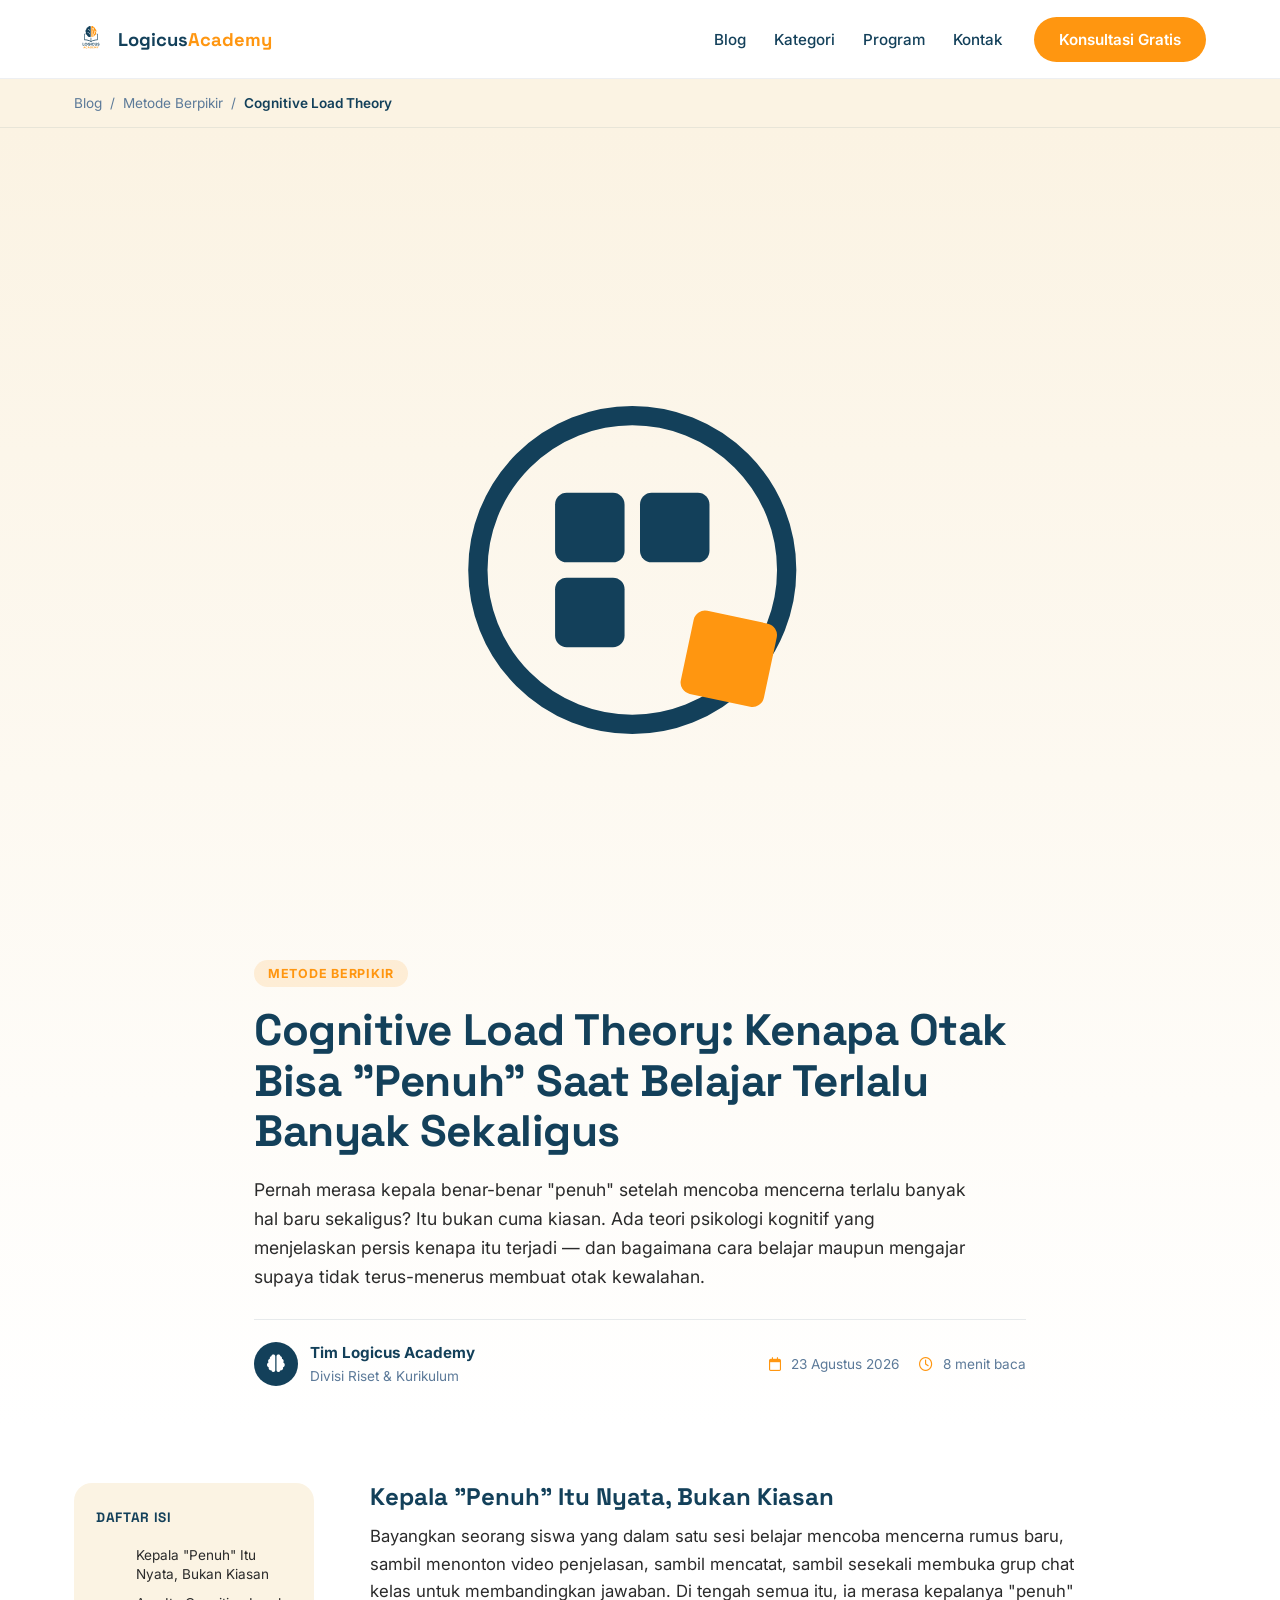
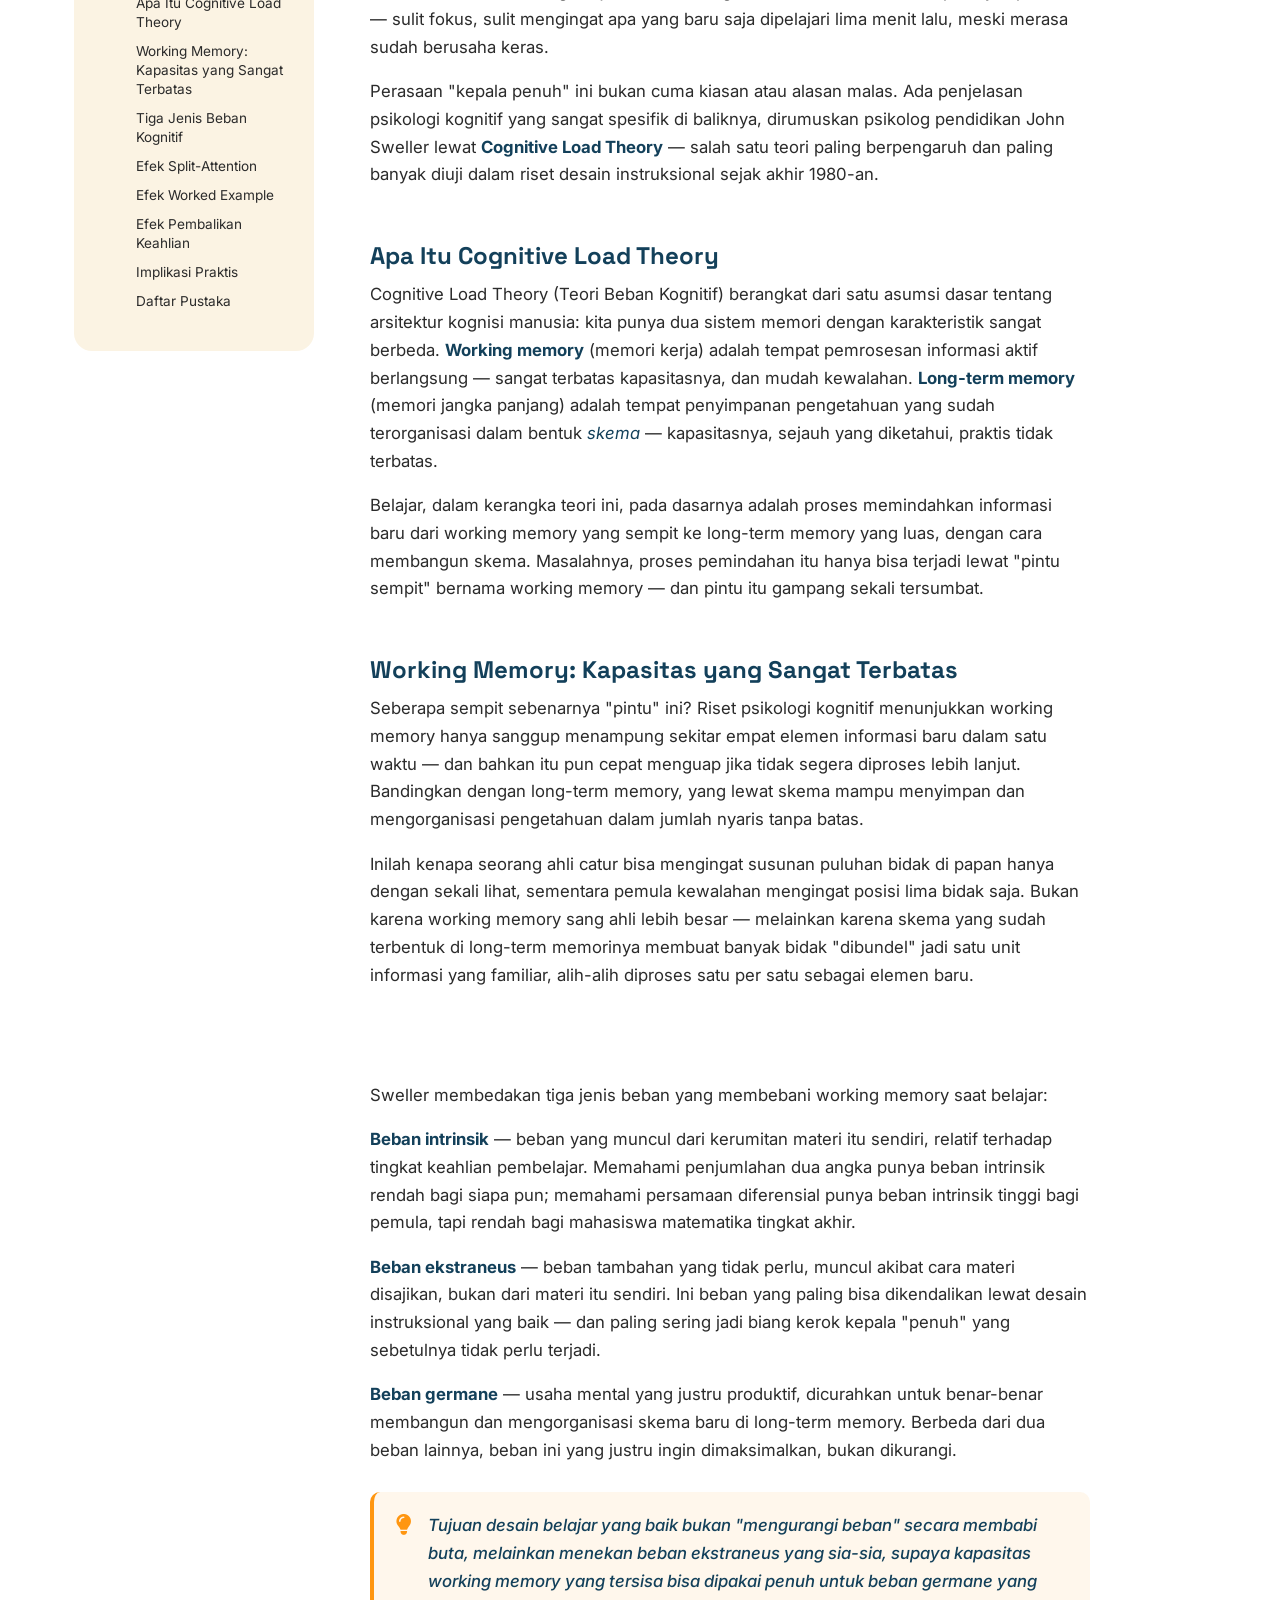
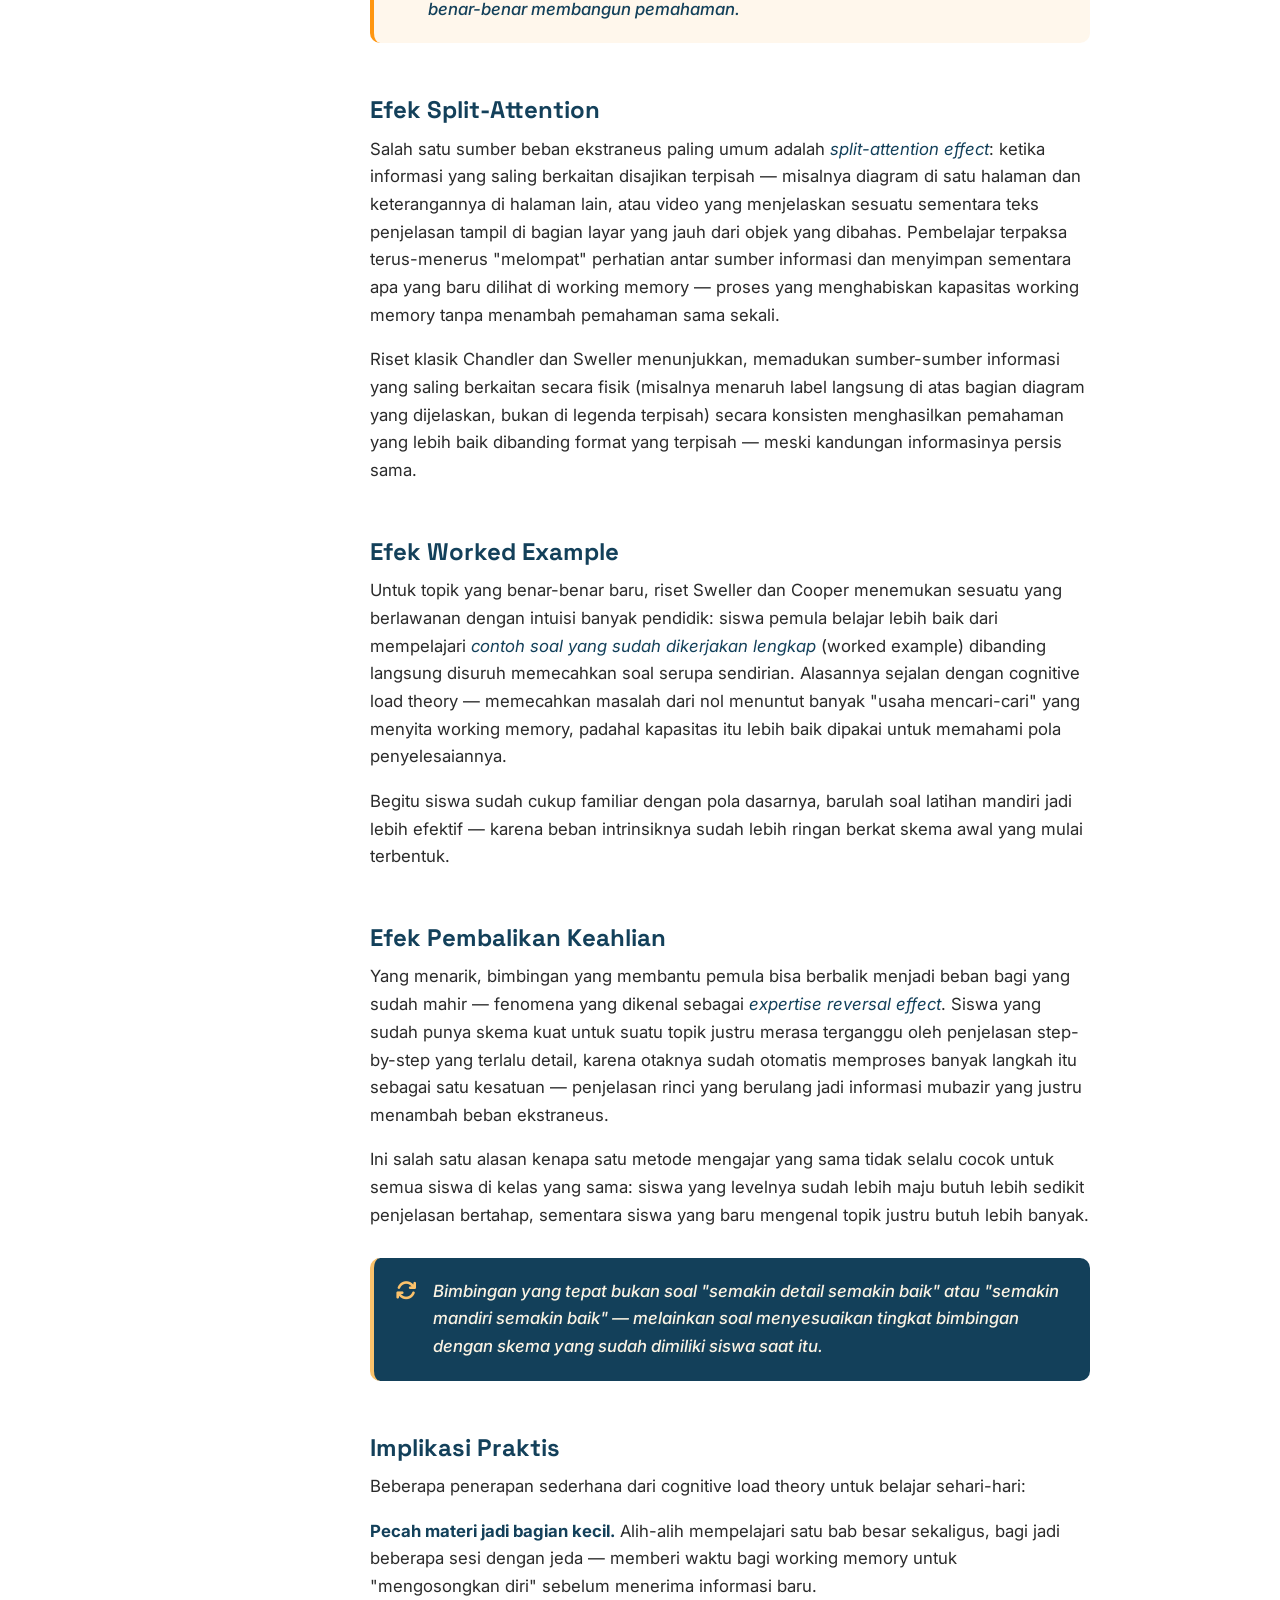
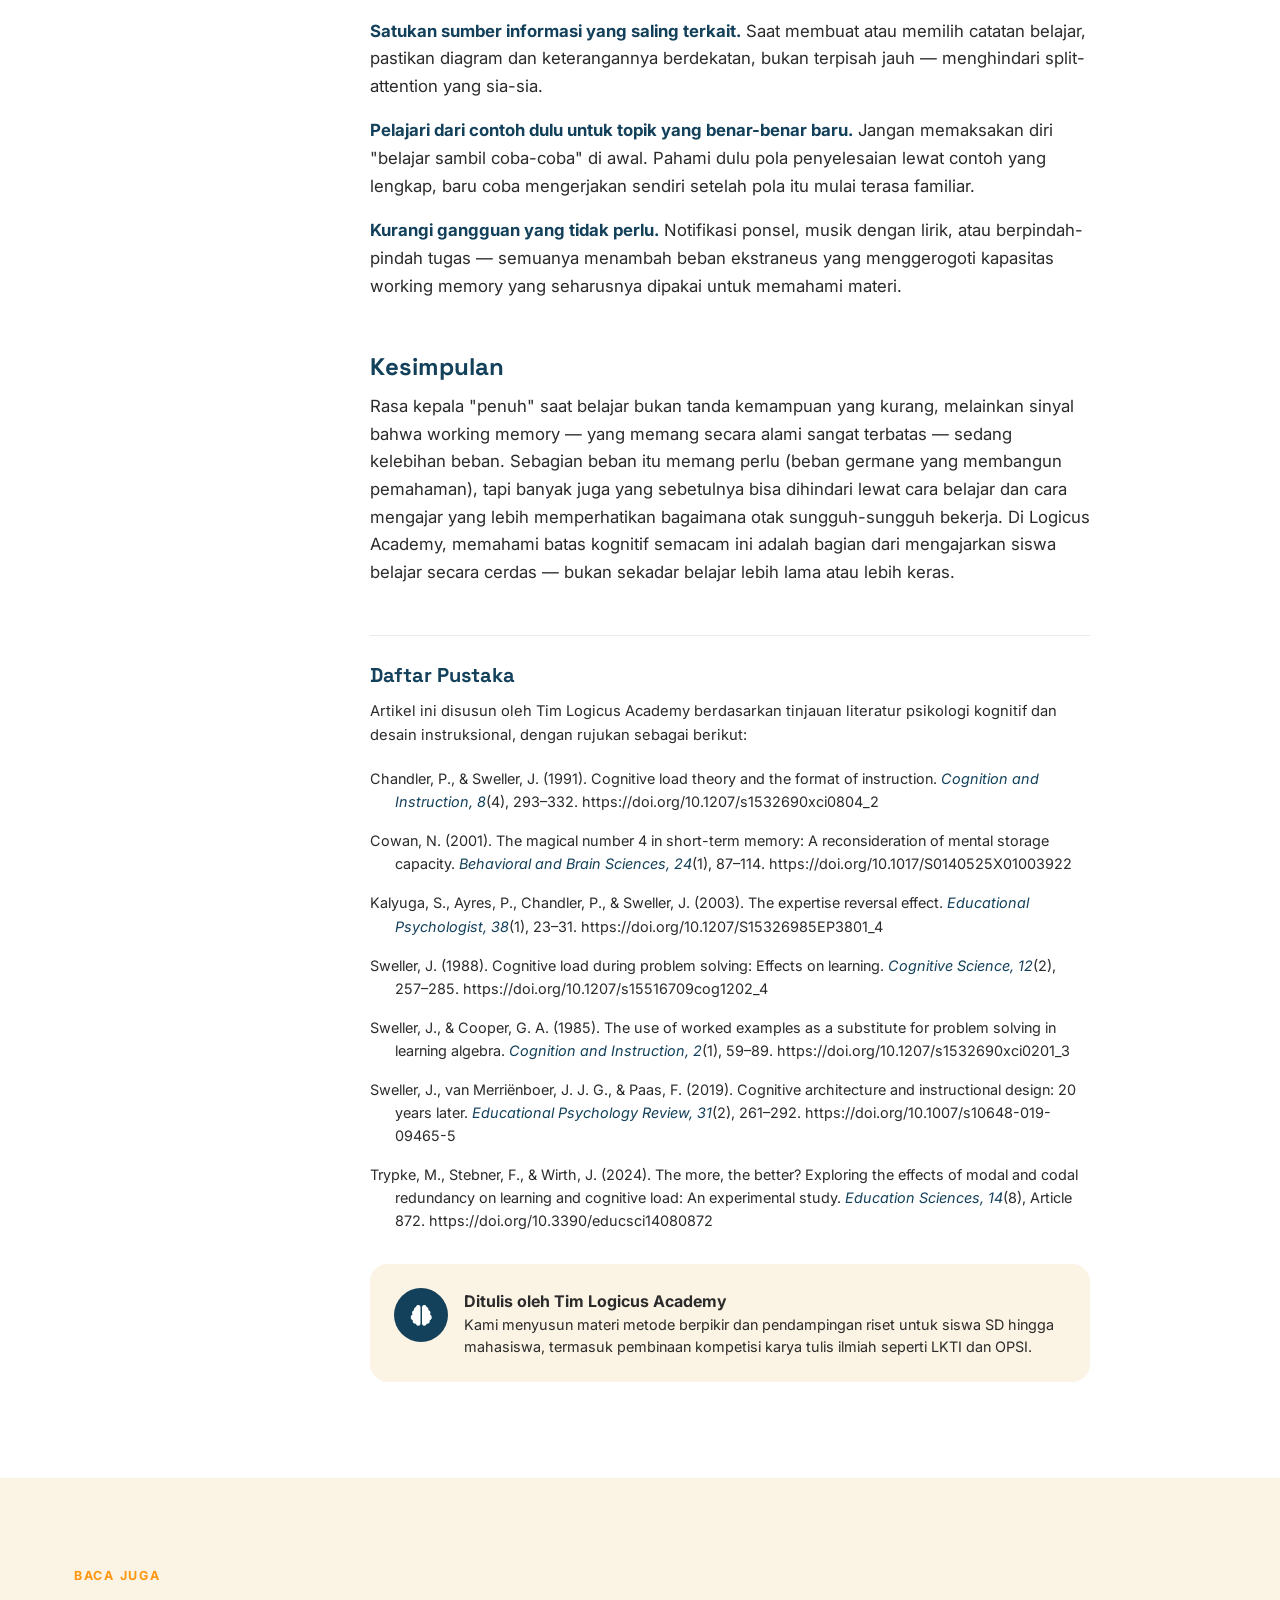
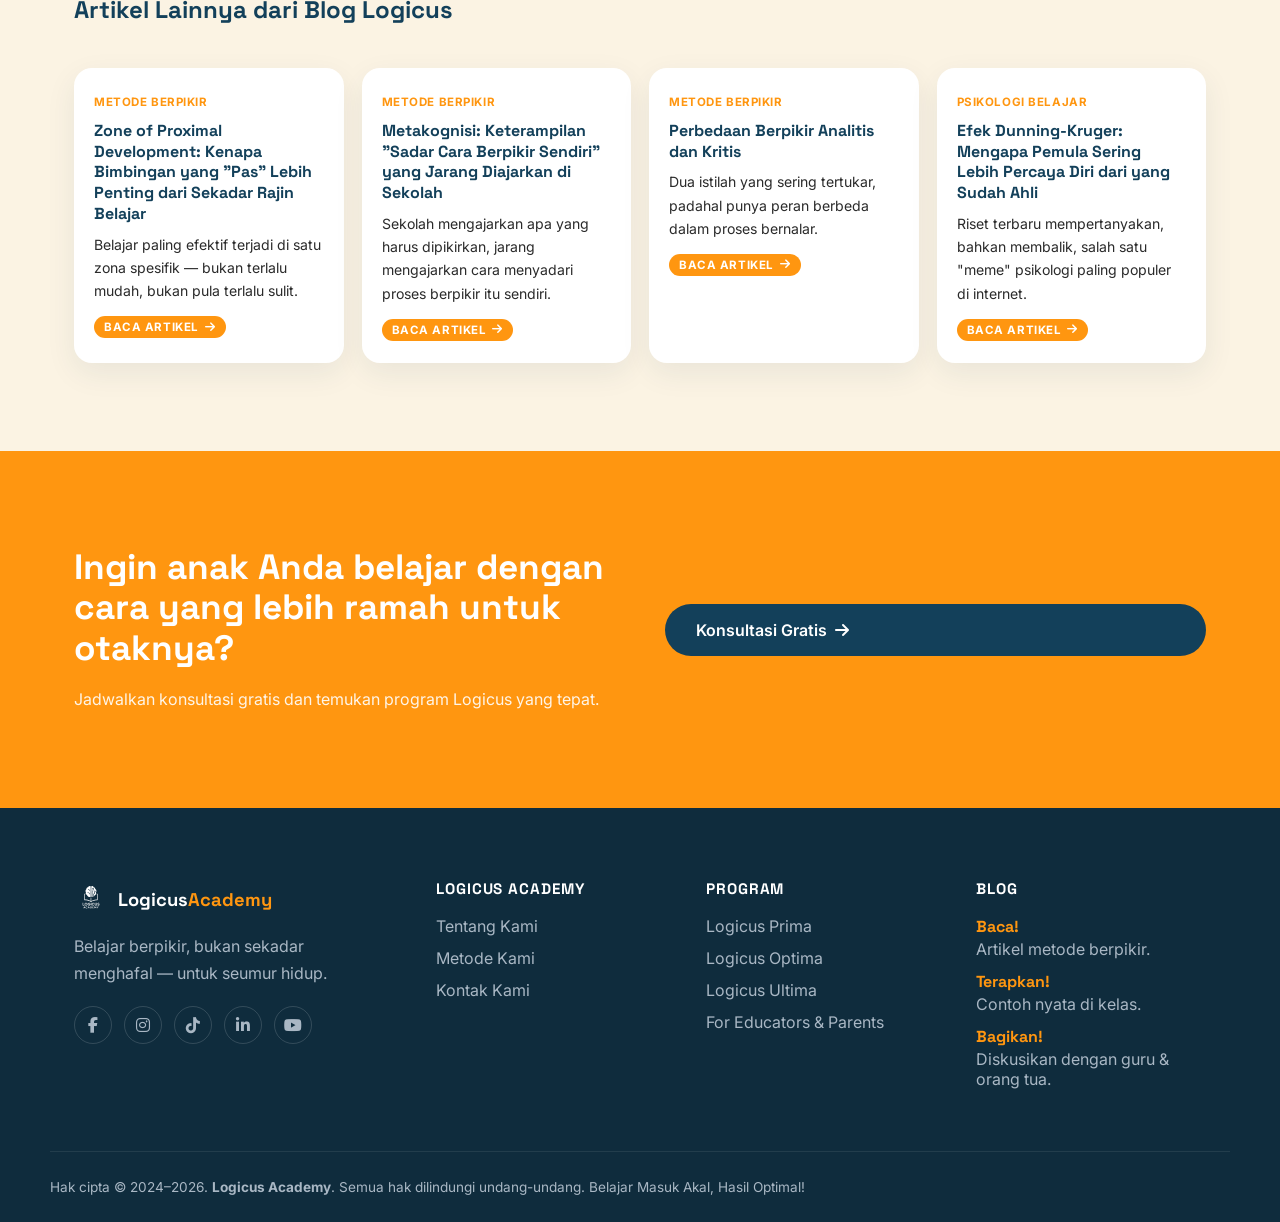
<file: cognitive-load-theory.html>
<!DOCTYPE html>
<html lang="id">
<head>
    <meta charset="UTF-8">
    <meta name="viewport" content="width=device-width, initial-scale=1.0">
    <title>Cognitive Load Theory: Kenapa Otak Bisa "Penuh" Saat Belajar Terlalu Banyak Sekaligus — Blog Logicus Academy</title>
    <meta name="description" content="Kenapa kepala terasa 'penuh' setelah mencerna terlalu banyak informasi baru sekaligus? Cognitive Load Theory menjelaskan batas kapasitas working memory dan cara instruksional yang tepat menghindarinya. Simak ulasannya di Blog Logicus Academy.">
    <link rel="preconnect" href="https://fonts.googleapis.com">
    <link rel="preconnect" href="https://fonts.gstatic.com" crossorigin>
    <link href="https://fonts.googleapis.com/css2?family=Space+Grotesk:wght@500;600;700&family=Inter:wght@400;500;600;700&family=Source+Serif+4:opsz,wght@8..60,400;8..60,600&display=swap" rel="stylesheet">
    <link rel="stylesheet" href="https://cdnjs.cloudflare.com/ajax/libs/font-awesome/6.5.1/css/all.min.css">
    <link rel="stylesheet" href="style.css">
    <link rel="stylesheet" href="blog.css">
</head>
<body>

    <a class="skip-link" href="#main">Langsung ke konten</a>

    <!-- Official vectorized logo (traced 1:1 from master file) reused via <use> -->
    <svg style="position:absolute;width:0;height:0;overflow:hidden" aria-hidden="true">
        <symbol id="logicus-logo-full" viewBox="0 0 500 500">
            <path d="M 306.25,336.00 L 306.00,336.25 L 306.00,363.75 L 306.75,365.00 L 306.75,365.75 L 308.00,368.75 L 310.50,371.75 L 313.25,373.75 L 314.00,373.75 L 315.75,374.75 L 317.00,374.75 L 318.25,375.50 L 326.25,375.50 L 327.50,374.75 L 328.50,374.75 L 329.75,374.00 L 332.25,373.25 L 334.25,371.75 L 336.75,368.75 L 337.00,367.25 L 338.25,365.50 L 338.50,362.00 L 338.75,361.75 L 338.75,336.50 L 338.25,336.00 L 331.00,336.00 L 330.75,336.25 L 330.75,362.00 L 328.75,365.75 L 325.50,368.00 L 319.50,368.00 L 318.25,367.00 L 317.25,366.75 L 315.50,365.25 L 314.00,362.00 L 314.00,360.75 L 313.75,360.50 L 313.75,337.50 L 314.00,336.25 L 313.75,336.00 Z M 248.25,336.00 L 248.00,336.25 L 248.00,374.50 L 248.25,374.75 L 255.75,374.75 L 256.25,374.25 L 256.25,336.50 L 255.75,336.00 Z M 127.75,336.00 L 127.25,336.50 L 127.50,337.75 L 127.25,338.50 L 127.25,344.75 L 127.50,345.00 L 127.50,346.25 L 127.25,346.50 L 127.25,374.25 L 127.75,374.75 L 152.75,374.75 L 153.00,374.50 L 153.00,368.25 L 152.50,367.75 L 135.75,367.75 L 135.00,366.75 L 135.00,337.50 L 135.25,336.50 L 134.75,336.00 Z M 356.00,335.00 L 351.00,337.00 L 347.00,341.00 L 346.00,343.25 L 345.50,345.75 L 345.50,347.75 L 345.75,348.00 L 346.00,350.50 L 347.00,352.75 L 350.00,355.75 L 354.75,357.75 L 355.75,357.75 L 358.00,358.50 L 359.50,358.50 L 362.00,359.75 L 363.00,359.75 L 364.25,360.50 L 366.00,362.50 L 366.00,365.50 L 365.50,366.50 L 363.25,368.50 L 362.00,369.00 L 359.00,369.25 L 358.75,369.00 L 356.75,369.00 L 356.25,368.50 L 355.25,368.25 L 353.75,366.75 L 352.25,364.00 L 345.00,364.00 L 344.75,364.25 L 345.00,367.25 L 346.00,368.50 L 347.00,370.75 L 350.75,373.75 L 352.25,374.00 L 353.25,374.75 L 354.50,374.75 L 355.50,375.50 L 363.00,375.50 L 364.25,374.75 L 365.50,374.75 L 366.25,374.00 L 368.00,373.50 L 369.75,372.50 L 371.50,370.75 L 373.75,367.00 L 373.75,365.25 L 374.00,365.00 L 373.75,359.75 L 372.50,357.25 L 369.75,354.75 L 366.75,353.75 L 365.75,353.00 L 364.50,353.00 L 362.75,352.25 L 361.50,352.25 L 358.75,351.00 L 355.25,350.00 L 353.25,347.50 L 353.25,345.00 L 353.75,343.50 L 355.50,341.75 L 356.75,341.00 L 360.50,340.75 L 361.50,341.50 L 363.50,342.25 L 365.75,345.00 L 366.00,346.25 L 366.75,346.75 L 367.50,346.50 L 373.25,346.50 L 373.50,345.25 L 372.75,344.00 L 372.75,343.00 L 372.00,342.00 L 371.50,340.50 L 370.00,338.75 L 367.75,337.00 L 366.50,336.75 L 365.50,336.00 L 364.75,336.00 L 362.50,335.00 Z M 277.25,335.25 L 276.25,336.00 L 275.50,336.00 L 274.25,336.75 L 272.75,337.00 L 270.00,339.00 L 269.50,339.00 L 267.00,341.25 L 266.75,342.00 L 265.00,344.00 L 264.75,345.00 L 263.25,347.50 L 262.25,351.75 L 262.25,358.50 L 263.00,361.00 L 263.00,362.25 L 263.75,363.25 L 265.00,366.25 L 266.75,368.50 L 269.75,371.50 L 272.75,373.50 L 275.25,374.00 L 276.25,374.75 L 277.50,374.75 L 278.50,375.50 L 286.00,375.50 L 287.25,374.75 L 288.75,374.50 L 289.25,374.00 L 291.00,373.75 L 293.25,372.00 L 294.25,371.75 L 297.50,368.50 L 298.00,367.25 L 299.50,365.50 L 300.25,362.50 L 299.00,362.00 L 292.25,362.25 L 290.00,364.75 L 289.50,365.75 L 288.50,366.00 L 285.25,368.00 L 279.25,368.00 L 278.50,367.75 L 276.25,366.25 L 275.25,366.00 L 272.50,363.25 L 271.75,361.25 L 270.75,359.75 L 270.50,357.25 L 270.25,357.00 L 270.25,353.50 L 271.00,349.75 L 272.50,347.25 L 274.75,344.75 L 275.75,344.50 L 278.25,342.75 L 285.25,342.75 L 288.00,344.50 L 289.50,345.00 L 291.75,348.25 L 292.50,348.75 L 299.50,348.75 L 300.00,348.25 L 299.75,346.50 L 297.50,342.25 L 294.00,338.75 L 291.50,337.00 L 290.00,336.75 L 287.25,335.25 L 286.00,335.25 L 285.75,335.00 Z M 216.75,335.25 L 213.75,336.75 L 212.50,337.00 L 210.25,338.75 L 209.25,339.00 L 206.00,342.50 L 205.75,343.25 L 204.25,345.00 L 204.00,346.50 L 203.25,347.25 L 202.00,351.75 L 202.00,359.25 L 202.50,361.50 L 204.00,364.25 L 204.00,365.25 L 206.00,368.25 L 209.50,371.75 L 210.00,371.75 L 212.75,373.75 L 214.50,374.00 L 215.75,374.75 L 217.00,374.75 L 218.25,375.50 L 225.50,375.50 L 227.00,374.75 L 228.50,374.75 L 229.75,374.00 L 232.25,373.50 L 235.25,371.50 L 238.00,368.75 L 240.75,363.50 L 241.25,359.75 L 241.25,354.00 L 240.50,353.50 L 222.50,353.50 L 222.00,354.00 L 222.00,360.25 L 222.25,360.50 L 232.50,360.50 L 233.00,361.00 L 233.00,361.50 L 232.00,362.50 L 231.75,363.50 L 229.00,366.25 L 226.00,368.00 L 218.50,368.00 L 215.75,366.25 L 214.25,365.75 L 212.00,363.00 L 210.75,360.00 L 210.50,358.25 L 210.00,357.75 L 210.00,352.75 L 210.75,351.50 L 210.75,350.75 L 211.50,349.50 L 211.75,348.25 L 215.00,344.75 L 217.50,343.75 L 218.75,342.75 L 225.00,342.75 L 229.25,345.00 L 232.25,348.50 L 240.25,348.50 L 240.75,348.00 L 240.75,347.50 L 239.50,345.75 L 238.75,343.25 L 234.50,338.75 L 233.50,338.25 L 232.25,337.00 L 230.50,336.75 L 229.50,336.00 L 228.50,336.00 L 227.50,335.25 L 226.50,335.00 Z M 171.50,335.25 L 170.50,336.00 L 169.75,336.00 L 167.75,337.00 L 167.00,337.00 L 164.25,339.00 L 163.75,339.00 L 161.00,341.50 L 158.25,345.25 L 158.00,346.25 L 157.25,347.25 L 157.00,349.50 L 156.25,350.75 L 156.25,352.25 L 155.75,353.75 L 155.75,356.25 L 156.25,358.00 L 156.25,359.75 L 157.00,360.75 L 157.25,363.00 L 158.00,364.50 L 158.75,365.25 L 159.25,366.75 L 164.25,371.75 L 165.25,372.00 L 167.75,373.75 L 169.50,374.00 L 173.00,375.50 L 180.25,375.50 L 181.25,374.75 L 182.50,374.75 L 183.50,374.00 L 185.25,373.75 L 187.50,372.50 L 190.50,370.00 L 191.25,369.75 L 192.00,368.50 L 193.75,366.75 L 194.75,364.50 L 195.75,363.25 L 195.75,362.25 L 196.50,360.00 L 196.50,358.75 L 197.00,357.75 L 197.00,354.50 L 196.50,352.75 L 196.50,351.00 L 195.75,348.00 L 193.50,343.75 L 192.00,342.25 L 191.50,341.25 L 189.25,339.25 L 187.00,338.00 L 186.00,337.00 L 184.25,336.75 L 181.50,335.25 L 180.00,335.25 L 179.75,335.00 Z M 173.00,342.75 L 179.75,342.75 L 184.00,345.00 L 186.00,347.00 L 187.00,349.00 L 187.75,349.75 L 188.75,353.75 L 188.75,357.75 L 187.50,361.50 L 186.75,362.25 L 186.50,363.00 L 183.50,366.00 L 183.00,366.00 L 179.25,368.00 L 173.50,368.00 L 172.50,367.25 L 169.50,366.00 L 166.75,363.50 L 166.50,362.75 L 165.25,361.25 L 164.75,360.00 L 164.50,357.75 L 163.75,356.25 L 163.75,354.00 L 164.50,352.50 L 164.50,351.00 L 165.00,349.25 L 168.50,345.00 Z M 152.00,204.50 L 151.50,292.75 L 155.50,296.75 L 176.75,297.75 L 199.25,301.75 L 218.75,307.75 L 232.75,313.75 L 244.25,320.75 L 250.50,321.75 L 254.50,320.75 L 275.00,309.75 L 292.00,303.75 L 323.50,297.75 L 342.25,297.25 L 346.00,295.50 L 347.50,293.25 L 347.50,205.25 L 344.25,200.75 L 333.25,200.75 L 330.50,209.75 L 338.75,210.50 L 338.50,287.25 L 308.00,290.25 L 290.50,294.25 L 273.25,300.00 L 254.75,309.25 L 253.75,308.75 L 253.75,263.00 L 250.25,259.00 L 248.50,259.00 L 245.50,262.00 L 244.75,309.00 L 220.25,298.00 L 200.25,292.25 L 176.25,288.25 L 160.75,287.25 L 160.50,210.50 L 168.75,208.75 L 165.50,200.50 L 155.75,200.50 Z M 236.25,88.75 L 229.50,89.25 L 228.25,90.00 L 222.75,91.00 L 221.00,92.25 L 218.50,93.00 L 211.25,99.00 L 207.25,105.25 L 200.75,107.00 L 199.75,108.00 L 197.00,109.00 L 194.25,110.75 L 190.00,114.75 L 187.25,118.25 L 185.00,122.50 L 183.00,129.00 L 182.50,135.50 L 177.00,140.25 L 173.00,146.25 L 171.00,150.50 L 170.75,153.25 L 169.25,157.75 L 169.25,167.00 L 171.00,173.75 L 175.00,181.00 L 175.00,182.50 L 173.25,186.25 L 172.75,189.00 L 172.50,195.25 L 173.00,199.25 L 175.25,205.50 L 176.00,206.00 L 177.00,208.50 L 181.25,213.75 L 185.50,217.50 L 189.75,219.75 L 191.75,221.75 L 193.00,226.50 L 196.25,232.75 L 203.50,240.75 L 209.00,244.50 L 213.50,246.75 L 215.50,247.00 L 218.50,248.50 L 223.50,249.00 L 228.75,250.50 L 236.50,250.50 L 241.25,248.75 L 244.00,246.00 L 245.50,241.75 L 245.50,98.25 L 244.75,94.00 L 242.75,91.50 L 238.25,89.00 Z M 199.50,179.75 L 200.50,178.75 L 203.25,178.75 L 206.25,181.75 L 209.25,183.50 L 210.25,183.75 L 211.25,184.50 L 213.75,185.00 L 214.75,185.75 L 217.00,186.50 L 219.00,186.75 L 219.75,187.50 L 223.50,189.00 L 224.00,189.75 L 225.25,190.25 L 227.25,191.75 L 229.75,194.25 L 230.00,195.00 L 231.25,196.25 L 231.75,197.50 L 233.00,199.00 L 233.00,199.75 L 233.75,201.25 L 234.25,203.50 L 235.00,204.75 L 235.00,207.75 L 234.00,209.25 L 233.00,210.00 L 231.25,210.25 L 230.50,210.00 L 229.25,208.75 L 228.00,206.00 L 227.50,203.25 L 226.75,201.75 L 224.75,198.75 L 222.50,196.50 L 218.50,194.00 L 217.50,194.00 L 216.00,193.00 L 214.50,192.75 L 212.75,192.00 L 211.75,192.00 L 208.25,190.25 L 207.00,190.00 L 202.25,187.00 L 199.75,184.50 L 198.75,182.75 L 198.75,181.00 Z M 207.25,133.25 L 210.75,133.25 L 211.75,133.75 L 213.50,133.75 L 216.50,135.50 L 217.75,135.75 L 220.25,137.75 L 220.75,137.75 L 225.25,142.25 L 226.00,143.75 L 227.00,144.75 L 227.00,145.25 L 229.00,148.75 L 229.25,150.50 L 230.00,152.50 L 230.00,153.75 L 230.50,155.00 L 230.50,158.50 L 230.00,159.25 L 230.00,160.00 L 229.25,161.00 L 228.25,161.50 L 226.25,161.50 L 224.75,160.25 L 223.75,157.75 L 223.75,154.75 L 223.00,152.00 L 221.75,150.00 L 221.50,148.75 L 219.75,146.75 L 219.50,146.00 L 217.25,143.75 L 215.00,142.00 L 212.25,141.00 L 211.00,140.00 L 207.00,139.25 L 205.75,138.00 L 205.25,137.00 L 205.25,135.75 L 205.75,134.25 Z" fill="#13405A" fill-rule="evenodd"/>
            <path d="M 335.75,389.25 L 335.75,390.00 L 336.75,391.50 L 337.25,393.00 L 338.75,395.00 L 339.00,396.25 L 340.50,398.00 L 341.25,400.00 L 342.50,401.50 L 343.25,403.50 L 345.00,406.00 L 345.00,416.50 L 345.50,417.00 L 350.50,417.00 L 351.00,416.50 L 351.00,406.00 L 351.75,405.00 L 352.75,402.50 L 353.75,401.50 L 354.75,399.75 L 354.75,399.25 L 357.50,395.25 L 358.75,392.50 L 359.75,391.50 L 360.25,389.50 L 360.00,389.25 L 354.50,389.25 L 354.00,389.50 L 353.00,390.75 L 351.75,393.75 L 351.00,394.50 L 351.00,395.00 L 350.25,396.50 L 349.00,398.00 L 348.75,399.00 L 348.25,399.50 L 347.75,399.50 L 347.00,398.75 L 346.50,397.00 L 344.75,394.50 L 344.75,394.00 L 343.75,392.00 L 343.00,391.25 L 342.50,389.75 L 341.75,389.25 Z M 297.75,390.25 L 297.75,416.25 L 298.25,417.00 L 303.50,417.00 L 303.75,416.75 L 303.75,400.00 L 304.25,399.50 L 305.25,400.25 L 306.00,402.00 L 307.25,403.25 L 308.00,405.00 L 312.00,410.75 L 313.50,410.75 L 314.50,410.00 L 315.75,407.50 L 316.75,406.50 L 317.00,405.50 L 318.75,403.25 L 319.75,401.25 L 321.25,400.25 L 321.75,400.75 L 321.75,416.50 L 322.25,417.00 L 327.50,417.00 L 327.75,416.75 L 327.75,389.50 L 327.50,389.25 L 321.25,389.25 L 319.25,392.00 L 318.75,393.25 L 317.75,394.25 L 316.75,396.50 L 315.50,397.75 L 315.00,399.00 L 313.25,401.25 L 312.75,401.25 L 311.75,400.25 L 310.75,398.25 L 309.75,397.25 L 309.50,396.25 L 307.75,394.25 L 307.50,393.25 L 304.50,389.25 L 298.25,389.25 Z M 271.00,389.25 L 270.25,390.50 L 270.25,416.50 L 271.00,417.00 L 288.50,417.00 L 288.75,416.75 L 288.75,412.00 L 288.25,411.50 L 287.25,411.75 L 284.25,411.75 L 284.00,411.50 L 282.75,411.75 L 280.00,411.75 L 279.75,411.50 L 277.25,411.75 L 276.50,410.75 L 276.50,406.75 L 277.25,406.00 L 287.00,406.00 L 287.50,405.50 L 287.50,401.25 L 287.00,400.75 L 278.50,400.75 L 278.25,401.00 L 277.00,400.75 L 276.50,400.25 L 276.50,395.25 L 277.50,394.25 L 278.25,394.50 L 288.25,394.50 L 288.75,394.00 L 288.75,389.50 L 288.50,389.25 Z M 237.75,389.25 L 237.25,389.75 L 237.25,416.50 L 237.75,417.00 L 250.50,417.00 L 250.75,416.75 L 253.50,416.50 L 255.25,415.25 L 257.00,414.75 L 258.50,413.50 L 260.50,411.00 L 260.75,409.75 L 261.75,408.25 L 262.00,406.25 L 262.50,405.00 L 262.50,400.75 L 261.75,398.00 L 261.00,397.00 L 260.75,395.75 L 260.00,394.50 L 258.00,392.25 L 254.50,390.00 L 253.25,390.00 L 250.75,389.25 Z M 244.25,394.50 L 250.00,394.75 L 252.50,395.75 L 254.75,398.00 L 255.00,399.00 L 256.00,400.50 L 256.25,403.25 L 256.00,403.50 L 255.75,406.50 L 255.00,407.25 L 254.75,408.25 L 251.75,411.00 L 250.00,411.50 L 245.75,411.75 L 245.50,411.50 L 244.00,411.50 L 243.25,410.75 L 243.25,395.25 Z M 213.25,389.25 L 212.25,390.50 L 211.75,393.00 L 211.00,394.00 L 211.00,394.75 L 210.00,396.50 L 209.75,398.25 L 209.00,399.25 L 208.00,401.75 L 208.00,403.00 L 206.25,406.25 L 205.75,408.75 L 204.25,411.50 L 203.75,414.00 L 203.25,414.50 L 202.50,416.50 L 203.00,417.00 L 208.50,417.00 L 209.25,416.25 L 209.75,414.00 L 211.25,411.75 L 221.50,411.75 L 222.75,413.50 L 223.50,416.00 L 224.25,417.00 L 229.75,417.00 L 230.25,416.25 L 229.50,415.25 L 229.50,414.25 L 227.75,410.75 L 227.50,409.00 L 225.75,405.25 L 224.75,402.00 L 223.75,400.75 L 223.50,398.75 L 223.00,398.00 L 222.75,396.75 L 221.75,395.25 L 221.00,392.25 L 220.00,390.75 L 219.75,389.75 L 219.25,389.25 Z M 216.25,397.25 L 217.25,398.25 L 218.00,401.50 L 219.75,405.00 L 219.75,405.50 L 219.00,406.25 L 218.25,406.50 L 213.50,406.25 L 213.00,405.75 L 213.00,405.00 L 213.75,403.75 L 214.00,401.75 L 214.50,401.25 L 215.75,397.75 Z M 149.00,389.50 L 148.00,391.00 L 147.75,392.25 L 147.25,393.00 L 147.00,394.75 L 146.00,396.25 L 145.00,399.00 L 145.00,399.75 L 144.00,401.25 L 143.75,403.00 L 143.25,403.50 L 143.25,404.25 L 141.75,407.50 L 141.00,410.25 L 140.00,411.75 L 140.00,412.75 L 138.50,416.00 L 138.50,416.75 L 138.75,417.00 L 144.25,417.00 L 145.50,414.75 L 146.00,412.75 L 147.25,411.75 L 156.75,411.75 L 158.00,412.75 L 158.25,413.75 L 158.75,414.00 L 159.00,415.75 L 159.50,416.75 L 160.00,417.00 L 165.50,417.00 L 165.75,415.75 L 164.75,414.00 L 164.75,412.75 L 163.00,409.75 L 162.75,407.50 L 160.75,403.75 L 160.75,402.50 L 159.75,401.00 L 158.75,398.50 L 158.75,397.50 L 157.75,396.00 L 157.25,394.00 L 156.75,393.25 L 156.75,392.25 L 156.00,391.25 L 155.50,389.75 L 154.75,389.25 L 149.50,389.25 Z M 151.75,397.50 L 152.25,397.50 L 153.00,398.25 L 153.25,400.50 L 155.00,404.00 L 155.25,405.75 L 154.50,406.50 L 153.25,406.25 L 151.00,406.50 L 150.75,406.25 L 149.25,406.25 L 148.75,405.75 L 149.75,402.00 L 150.75,400.50 L 151.00,398.50 Z M 178.00,390.00 L 175.25,391.75 L 173.25,393.75 L 171.75,396.75 L 171.00,397.50 L 170.75,400.25 L 170.50,400.50 L 170.50,406.00 L 171.00,407.50 L 171.00,408.75 L 172.75,411.25 L 173.25,412.50 L 175.25,414.50 L 178.75,416.75 L 182.00,417.00 L 183.75,417.75 L 186.25,417.75 L 188.75,417.00 L 191.00,416.75 L 193.25,415.00 L 194.00,414.75 L 195.75,413.00 L 197.00,410.25 L 197.50,409.75 L 197.50,408.75 L 197.25,408.50 L 196.75,408.75 L 191.25,408.75 L 189.25,411.00 L 188.75,411.00 L 187.00,412.00 L 183.00,412.00 L 181.50,411.50 L 178.75,409.50 L 176.75,406.25 L 176.75,404.50 L 176.50,404.25 L 176.75,400.00 L 178.00,397.75 L 179.75,395.75 L 181.00,395.00 L 182.75,394.75 L 183.50,394.25 L 185.50,394.25 L 188.00,395.00 L 189.25,395.75 L 191.75,398.25 L 197.00,398.25 L 197.50,397.75 L 197.50,397.25 L 196.00,395.00 L 195.75,394.00 L 194.00,392.00 L 191.50,390.00 L 190.75,390.00 L 189.50,389.25 L 188.50,389.25 L 187.25,388.75 L 182.50,388.75 L 181.50,389.25 L 180.00,389.25 L 179.25,389.75 Z M 304.25,163.00 L 301.75,164.25 L 300.00,165.75 L 299.25,168.25 L 299.50,171.50 L 301.00,173.75 L 302.50,174.75 L 307.25,174.75 L 309.25,173.25 L 310.75,171.00 L 310.75,169.50 L 311.00,169.25 L 310.75,167.50 L 310.00,166.75 L 309.50,165.25 L 308.00,164.00 L 306.25,163.25 Z M 278.50,122.00 L 276.75,123.25 L 275.25,126.50 L 275.25,128.50 L 276.00,130.25 L 278.25,132.75 L 279.25,133.25 L 282.75,133.25 L 283.50,133.00 L 285.75,131.25 L 285.75,130.75 L 286.75,129.25 L 286.75,125.50 L 285.75,123.50 L 284.00,122.00 L 283.25,121.75 Z M 262.25,88.75 L 257.75,90.50 L 254.00,95.75 L 254.00,243.00 L 256.75,247.50 L 263.00,250.50 L 264.00,250.00 L 264.00,172.50 L 266.75,165.50 L 275.75,155.00 L 277.75,150.75 L 277.75,140.00 L 273.50,137.75 L 268.75,130.75 L 268.75,124.00 L 274.25,116.50 L 283.00,114.50 L 287.75,116.25 L 291.00,119.25 L 294.00,126.75 L 291.25,135.25 L 284.25,140.50 L 283.75,155.25 L 274.25,167.25 L 271.00,173.75 L 271.00,250.00 L 280.25,248.50 L 282.50,246.75 L 282.50,212.50 L 284.25,207.25 L 289.00,202.00 L 299.25,196.00 L 301.75,192.00 L 301.75,182.00 L 294.25,176.25 L 292.00,169.75 L 294.00,163.00 L 300.75,157.00 L 309.25,157.00 L 315.00,161.25 L 317.00,165.00 L 317.50,170.50 L 314.75,177.75 L 308.75,182.00 L 308.75,193.25 L 307.00,197.75 L 303.25,201.75 L 292.25,208.25 L 290.00,211.25 L 290.25,244.00 L 299.50,236.25 L 304.75,224.50 L 314.50,218.75 L 318.75,214.50 L 322.75,207.75 L 325.25,198.50 L 325.25,189.75 L 323.50,181.75 L 328.75,172.00 L 329.75,161.00 L 326.75,148.25 L 322.50,141.25 L 312.50,132.50 L 311.50,123.50 L 306.75,114.75 L 299.50,109.00 L 291.50,106.50 L 285.50,97.50 L 280.00,93.25 L 269.25,89.00 Z" fill="#FF9610" fill-rule="evenodd"/>
        </symbol>
        <symbol id="logicus-logo-white" viewBox="0 0 500 500">
            <path d="M 306.25,336.00 L 306.00,336.25 L 306.00,363.75 L 306.75,365.00 L 306.75,365.75 L 308.00,368.75 L 310.50,371.75 L 313.25,373.75 L 314.00,373.75 L 315.75,374.75 L 317.00,374.75 L 318.25,375.50 L 326.25,375.50 L 327.50,374.75 L 328.50,374.75 L 329.75,374.00 L 332.25,373.25 L 334.25,371.75 L 336.75,368.75 L 337.00,367.25 L 338.25,365.50 L 338.50,362.00 L 338.75,361.75 L 338.75,336.50 L 338.25,336.00 L 331.00,336.00 L 330.75,336.25 L 330.75,362.00 L 328.75,365.75 L 325.50,368.00 L 319.50,368.00 L 318.25,367.00 L 317.25,366.75 L 315.50,365.25 L 314.00,362.00 L 314.00,360.75 L 313.75,360.50 L 313.75,337.50 L 314.00,336.25 L 313.75,336.00 Z M 248.25,336.00 L 248.00,336.25 L 248.00,374.50 L 248.25,374.75 L 255.75,374.75 L 256.25,374.25 L 256.25,336.50 L 255.75,336.00 Z M 127.75,336.00 L 127.25,336.50 L 127.50,337.75 L 127.25,338.50 L 127.25,344.75 L 127.50,345.00 L 127.50,346.25 L 127.25,346.50 L 127.25,374.25 L 127.75,374.75 L 152.75,374.75 L 153.00,374.50 L 153.00,368.25 L 152.50,367.75 L 135.75,367.75 L 135.00,366.75 L 135.00,337.50 L 135.25,336.50 L 134.75,336.00 Z M 356.00,335.00 L 351.00,337.00 L 347.00,341.00 L 346.00,343.25 L 345.50,345.75 L 345.50,347.75 L 345.75,348.00 L 346.00,350.50 L 347.00,352.75 L 350.00,355.75 L 354.75,357.75 L 355.75,357.75 L 358.00,358.50 L 359.50,358.50 L 362.00,359.75 L 363.00,359.75 L 364.25,360.50 L 366.00,362.50 L 366.00,365.50 L 365.50,366.50 L 363.25,368.50 L 362.00,369.00 L 359.00,369.25 L 358.75,369.00 L 356.75,369.00 L 356.25,368.50 L 355.25,368.25 L 353.75,366.75 L 352.25,364.00 L 345.00,364.00 L 344.75,364.25 L 345.00,367.25 L 346.00,368.50 L 347.00,370.75 L 350.75,373.75 L 352.25,374.00 L 353.25,374.75 L 354.50,374.75 L 355.50,375.50 L 363.00,375.50 L 364.25,374.75 L 365.50,374.75 L 366.25,374.00 L 368.00,373.50 L 369.75,372.50 L 371.50,370.75 L 373.75,367.00 L 373.75,365.25 L 374.00,365.00 L 373.75,359.75 L 372.50,357.25 L 369.75,354.75 L 366.75,353.75 L 365.75,353.00 L 364.50,353.00 L 362.75,352.25 L 361.50,352.25 L 358.75,351.00 L 355.25,350.00 L 353.25,347.50 L 353.25,345.00 L 353.75,343.50 L 355.50,341.75 L 356.75,341.00 L 360.50,340.75 L 361.50,341.50 L 363.50,342.25 L 365.75,345.00 L 366.00,346.25 L 366.75,346.75 L 367.50,346.50 L 373.25,346.50 L 373.50,345.25 L 372.75,344.00 L 372.75,343.00 L 372.00,342.00 L 371.50,340.50 L 370.00,338.75 L 367.75,337.00 L 366.50,336.75 L 365.50,336.00 L 364.75,336.00 L 362.50,335.00 Z M 277.25,335.25 L 276.25,336.00 L 275.50,336.00 L 274.25,336.75 L 272.75,337.00 L 270.00,339.00 L 269.50,339.00 L 267.00,341.25 L 266.75,342.00 L 265.00,344.00 L 264.75,345.00 L 263.25,347.50 L 262.25,351.75 L 262.25,358.50 L 263.00,361.00 L 263.00,362.25 L 263.75,363.25 L 265.00,366.25 L 266.75,368.50 L 269.75,371.50 L 272.75,373.50 L 275.25,374.00 L 276.25,374.75 L 277.50,374.75 L 278.50,375.50 L 286.00,375.50 L 287.25,374.75 L 288.75,374.50 L 289.25,374.00 L 291.00,373.75 L 293.25,372.00 L 294.25,371.75 L 297.50,368.50 L 298.00,367.25 L 299.50,365.50 L 300.25,362.50 L 299.00,362.00 L 292.25,362.25 L 290.00,364.75 L 289.50,365.75 L 288.50,366.00 L 285.25,368.00 L 279.25,368.00 L 278.50,367.75 L 276.25,366.25 L 275.25,366.00 L 272.50,363.25 L 271.75,361.25 L 270.75,359.75 L 270.50,357.25 L 270.25,357.00 L 270.25,353.50 L 271.00,349.75 L 272.50,347.25 L 274.75,344.75 L 275.75,344.50 L 278.25,342.75 L 285.25,342.75 L 288.00,344.50 L 289.50,345.00 L 291.75,348.25 L 292.50,348.75 L 299.50,348.75 L 300.00,348.25 L 299.75,346.50 L 297.50,342.25 L 294.00,338.75 L 291.50,337.00 L 290.00,336.75 L 287.25,335.25 L 286.00,335.25 L 285.75,335.00 Z M 216.75,335.25 L 213.75,336.75 L 212.50,337.00 L 210.25,338.75 L 209.25,339.00 L 206.00,342.50 L 205.75,343.25 L 204.25,345.00 L 204.00,346.50 L 203.25,347.25 L 202.00,351.75 L 202.00,359.25 L 202.50,361.50 L 204.00,364.25 L 204.00,365.25 L 206.00,368.25 L 209.50,371.75 L 210.00,371.75 L 212.75,373.75 L 214.50,374.00 L 215.75,374.75 L 217.00,374.75 L 218.25,375.50 L 225.50,375.50 L 227.00,374.75 L 228.50,374.75 L 229.75,374.00 L 232.25,373.50 L 235.25,371.50 L 238.00,368.75 L 240.75,363.50 L 241.25,359.75 L 241.25,354.00 L 240.50,353.50 L 222.50,353.50 L 222.00,354.00 L 222.00,360.25 L 222.25,360.50 L 232.50,360.50 L 233.00,361.00 L 233.00,361.50 L 232.00,362.50 L 231.75,363.50 L 229.00,366.25 L 226.00,368.00 L 218.50,368.00 L 215.75,366.25 L 214.25,365.75 L 212.00,363.00 L 210.75,360.00 L 210.50,358.25 L 210.00,357.75 L 210.00,352.75 L 210.75,351.50 L 210.75,350.75 L 211.50,349.50 L 211.75,348.25 L 215.00,344.75 L 217.50,343.75 L 218.75,342.75 L 225.00,342.75 L 229.25,345.00 L 232.25,348.50 L 240.25,348.50 L 240.75,348.00 L 240.75,347.50 L 239.50,345.75 L 238.75,343.25 L 234.50,338.75 L 233.50,338.25 L 232.25,337.00 L 230.50,336.75 L 229.50,336.00 L 228.50,336.00 L 227.50,335.25 L 226.50,335.00 Z M 171.50,335.25 L 170.50,336.00 L 169.75,336.00 L 167.75,337.00 L 167.00,337.00 L 164.25,339.00 L 163.75,339.00 L 161.00,341.50 L 158.25,345.25 L 158.00,346.25 L 157.25,347.25 L 157.00,349.50 L 156.25,350.75 L 156.25,352.25 L 155.75,353.75 L 155.75,356.25 L 156.25,358.00 L 156.25,359.75 L 157.00,360.75 L 157.25,363.00 L 158.00,364.50 L 158.75,365.25 L 159.25,366.75 L 164.25,371.75 L 165.25,372.00 L 167.75,373.75 L 169.50,374.00 L 173.00,375.50 L 180.25,375.50 L 181.25,374.75 L 182.50,374.75 L 183.50,374.00 L 185.25,373.75 L 187.50,372.50 L 190.50,370.00 L 191.25,369.75 L 192.00,368.50 L 193.75,366.75 L 194.75,364.50 L 195.75,363.25 L 195.75,362.25 L 196.50,360.00 L 196.50,358.75 L 197.00,357.75 L 197.00,354.50 L 196.50,352.75 L 196.50,351.00 L 195.75,348.00 L 193.50,343.75 L 192.00,342.25 L 191.50,341.25 L 189.25,339.25 L 187.00,338.00 L 186.00,337.00 L 184.25,336.75 L 181.50,335.25 L 180.00,335.25 L 179.75,335.00 Z M 173.00,342.75 L 179.75,342.75 L 184.00,345.00 L 186.00,347.00 L 187.00,349.00 L 187.75,349.75 L 188.75,353.75 L 188.75,357.75 L 187.50,361.50 L 186.75,362.25 L 186.50,363.00 L 183.50,366.00 L 183.00,366.00 L 179.25,368.00 L 173.50,368.00 L 172.50,367.25 L 169.50,366.00 L 166.75,363.50 L 166.50,362.75 L 165.25,361.25 L 164.75,360.00 L 164.50,357.75 L 163.75,356.25 L 163.75,354.00 L 164.50,352.50 L 164.50,351.00 L 165.00,349.25 L 168.50,345.00 Z M 152.00,204.50 L 151.50,292.75 L 155.50,296.75 L 176.75,297.75 L 199.25,301.75 L 218.75,307.75 L 232.75,313.75 L 244.25,320.75 L 250.50,321.75 L 254.50,320.75 L 275.00,309.75 L 292.00,303.75 L 323.50,297.75 L 342.25,297.25 L 346.00,295.50 L 347.50,293.25 L 347.50,205.25 L 344.25,200.75 L 333.25,200.75 L 330.50,209.75 L 338.75,210.50 L 338.50,287.25 L 308.00,290.25 L 290.50,294.25 L 273.25,300.00 L 254.75,309.25 L 253.75,308.75 L 253.75,263.00 L 250.25,259.00 L 248.50,259.00 L 245.50,262.00 L 244.75,309.00 L 220.25,298.00 L 200.25,292.25 L 176.25,288.25 L 160.75,287.25 L 160.50,210.50 L 168.75,208.75 L 165.50,200.50 L 155.75,200.50 Z M 236.25,88.75 L 229.50,89.25 L 228.25,90.00 L 222.75,91.00 L 221.00,92.25 L 218.50,93.00 L 211.25,99.00 L 207.25,105.25 L 200.75,107.00 L 199.75,108.00 L 197.00,109.00 L 194.25,110.75 L 190.00,114.75 L 187.25,118.25 L 185.00,122.50 L 183.00,129.00 L 182.50,135.50 L 177.00,140.25 L 173.00,146.25 L 171.00,150.50 L 170.75,153.25 L 169.25,157.75 L 169.25,167.00 L 171.00,173.75 L 175.00,181.00 L 175.00,182.50 L 173.25,186.25 L 172.75,189.00 L 172.50,195.25 L 173.00,199.25 L 175.25,205.50 L 176.00,206.00 L 177.00,208.50 L 181.25,213.75 L 185.50,217.50 L 189.75,219.75 L 191.75,221.75 L 193.00,226.50 L 196.25,232.75 L 203.50,240.75 L 209.00,244.50 L 213.50,246.75 L 215.50,247.00 L 218.50,248.50 L 223.50,249.00 L 228.75,250.50 L 236.50,250.50 L 241.25,248.75 L 244.00,246.00 L 245.50,241.75 L 245.50,98.25 L 244.75,94.00 L 242.75,91.50 L 238.25,89.00 Z M 199.50,179.75 L 200.50,178.75 L 203.25,178.75 L 206.25,181.75 L 209.25,183.50 L 210.25,183.75 L 211.25,184.50 L 213.75,185.00 L 214.75,185.75 L 217.00,186.50 L 219.00,186.75 L 219.75,187.50 L 223.50,189.00 L 224.00,189.75 L 225.25,190.25 L 227.25,191.75 L 229.75,194.25 L 230.00,195.00 L 231.25,196.25 L 231.75,197.50 L 233.00,199.00 L 233.00,199.75 L 233.75,201.25 L 234.25,203.50 L 235.00,204.75 L 235.00,207.75 L 234.00,209.25 L 233.00,210.00 L 231.25,210.25 L 230.50,210.00 L 229.25,208.75 L 228.00,206.00 L 227.50,203.25 L 226.75,201.75 L 224.75,198.75 L 222.50,196.50 L 218.50,194.00 L 217.50,194.00 L 216.00,193.00 L 214.50,192.75 L 212.75,192.00 L 211.75,192.00 L 208.25,190.25 L 207.00,190.00 L 202.25,187.00 L 199.75,184.50 L 198.75,182.75 L 198.75,181.00 Z M 207.25,133.25 L 210.75,133.25 L 211.75,133.75 L 213.50,133.75 L 216.50,135.50 L 217.75,135.75 L 220.25,137.75 L 220.75,137.75 L 225.25,142.25 L 226.00,143.75 L 227.00,144.75 L 227.00,145.25 L 229.00,148.75 L 229.25,150.50 L 230.00,152.50 L 230.00,153.75 L 230.50,155.00 L 230.50,158.50 L 230.00,159.25 L 230.00,160.00 L 229.25,161.00 L 228.25,161.50 L 226.25,161.50 L 224.75,160.25 L 223.75,157.75 L 223.75,154.75 L 223.00,152.00 L 221.75,150.00 L 221.50,148.75 L 219.75,146.75 L 219.50,146.00 L 217.25,143.75 L 215.00,142.00 L 212.25,141.00 L 211.00,140.00 L 207.00,139.25 L 205.75,138.00 L 205.25,137.00 L 205.25,135.75 L 205.75,134.25 Z" fill="#FFFFFF" fill-rule="evenodd"/>
            <path d="M 335.75,389.25 L 335.75,390.00 L 336.75,391.50 L 337.25,393.00 L 338.75,395.00 L 339.00,396.25 L 340.50,398.00 L 341.25,400.00 L 342.50,401.50 L 343.25,403.50 L 345.00,406.00 L 345.00,416.50 L 345.50,417.00 L 350.50,417.00 L 351.00,416.50 L 351.00,406.00 L 351.75,405.00 L 352.75,402.50 L 353.75,401.50 L 354.75,399.75 L 354.75,399.25 L 357.50,395.25 L 358.75,392.50 L 359.75,391.50 L 360.25,389.50 L 360.00,389.25 L 354.50,389.25 L 354.00,389.50 L 353.00,390.75 L 351.75,393.75 L 351.00,394.50 L 351.00,395.00 L 350.25,396.50 L 349.00,398.00 L 348.75,399.00 L 348.25,399.50 L 347.75,399.50 L 347.00,398.75 L 346.50,397.00 L 344.75,394.50 L 344.75,394.00 L 343.75,392.00 L 343.00,391.25 L 342.50,389.75 L 341.75,389.25 Z M 297.75,390.25 L 297.75,416.25 L 298.25,417.00 L 303.50,417.00 L 303.75,416.75 L 303.75,400.00 L 304.25,399.50 L 305.25,400.25 L 306.00,402.00 L 307.25,403.25 L 308.00,405.00 L 312.00,410.75 L 313.50,410.75 L 314.50,410.00 L 315.75,407.50 L 316.75,406.50 L 317.00,405.50 L 318.75,403.25 L 319.75,401.25 L 321.25,400.25 L 321.75,400.75 L 321.75,416.50 L 322.25,417.00 L 327.50,417.00 L 327.75,416.75 L 327.75,389.50 L 327.50,389.25 L 321.25,389.25 L 319.25,392.00 L 318.75,393.25 L 317.75,394.25 L 316.75,396.50 L 315.50,397.75 L 315.00,399.00 L 313.25,401.25 L 312.75,401.25 L 311.75,400.25 L 310.75,398.25 L 309.75,397.25 L 309.50,396.25 L 307.75,394.25 L 307.50,393.25 L 304.50,389.25 L 298.25,389.25 Z M 271.00,389.25 L 270.25,390.50 L 270.25,416.50 L 271.00,417.00 L 288.50,417.00 L 288.75,416.75 L 288.75,412.00 L 288.25,411.50 L 287.25,411.75 L 284.25,411.75 L 284.00,411.50 L 282.75,411.75 L 280.00,411.75 L 279.75,411.50 L 277.25,411.75 L 276.50,410.75 L 276.50,406.75 L 277.25,406.00 L 287.00,406.00 L 287.50,405.50 L 287.50,401.25 L 287.00,400.75 L 278.50,400.75 L 278.25,401.00 L 277.00,400.75 L 276.50,400.25 L 276.50,395.25 L 277.50,394.25 L 278.25,394.50 L 288.25,394.50 L 288.75,394.00 L 288.75,389.50 L 288.50,389.25 Z M 237.75,389.25 L 237.25,389.75 L 237.25,416.50 L 237.75,417.00 L 250.50,417.00 L 250.75,416.75 L 253.50,416.50 L 255.25,415.25 L 257.00,414.75 L 258.50,413.50 L 260.50,411.00 L 260.75,409.75 L 261.75,408.25 L 262.00,406.25 L 262.50,405.00 L 262.50,400.75 L 261.75,398.00 L 261.00,397.00 L 260.75,395.75 L 260.00,394.50 L 258.00,392.25 L 254.50,390.00 L 253.25,390.00 L 250.75,389.25 Z M 244.25,394.50 L 250.00,394.75 L 252.50,395.75 L 254.75,398.00 L 255.00,399.00 L 256.00,400.50 L 256.25,403.25 L 256.00,403.50 L 255.75,406.50 L 255.00,407.25 L 254.75,408.25 L 251.75,411.00 L 250.00,411.50 L 245.75,411.75 L 245.50,411.50 L 244.00,411.50 L 243.25,410.75 L 243.25,395.25 Z M 213.25,389.25 L 212.25,390.50 L 211.75,393.00 L 211.00,394.00 L 211.00,394.75 L 210.00,396.50 L 209.75,398.25 L 209.00,399.25 L 208.00,401.75 L 208.00,403.00 L 206.25,406.25 L 205.75,408.75 L 204.25,411.50 L 203.75,414.00 L 203.25,414.50 L 202.50,416.50 L 203.00,417.00 L 208.50,417.00 L 209.25,416.25 L 209.75,414.00 L 211.25,411.75 L 221.50,411.75 L 222.75,413.50 L 223.50,416.00 L 224.25,417.00 L 229.75,417.00 L 230.25,416.25 L 229.50,415.25 L 229.50,414.25 L 227.75,410.75 L 227.50,409.00 L 225.75,405.25 L 224.75,402.00 L 223.75,400.75 L 223.50,398.75 L 223.00,398.00 L 222.75,396.75 L 221.75,395.25 L 221.00,392.25 L 220.00,390.75 L 219.75,389.75 L 219.25,389.25 Z M 216.25,397.25 L 217.25,398.25 L 218.00,401.50 L 219.75,405.00 L 219.75,405.50 L 219.00,406.25 L 218.25,406.50 L 213.50,406.25 L 213.00,405.75 L 213.00,405.00 L 213.75,403.75 L 214.00,401.75 L 214.50,401.25 L 215.75,397.75 Z M 149.00,389.50 L 148.00,391.00 L 147.75,392.25 L 147.25,393.00 L 147.00,394.75 L 146.00,396.25 L 145.00,399.00 L 145.00,399.75 L 144.00,401.25 L 143.75,403.00 L 143.25,403.50 L 143.25,404.25 L 141.75,407.50 L 141.00,410.25 L 140.00,411.75 L 140.00,412.75 L 138.50,416.00 L 138.50,416.75 L 138.75,417.00 L 144.25,417.00 L 145.50,414.75 L 146.00,412.75 L 147.25,411.75 L 156.75,411.75 L 158.00,412.75 L 158.25,413.75 L 158.75,414.00 L 159.00,415.75 L 159.50,416.75 L 160.00,417.00 L 165.50,417.00 L 165.75,415.75 L 164.75,414.00 L 164.75,412.75 L 163.00,409.75 L 162.75,407.50 L 160.75,403.75 L 160.75,402.50 L 159.75,401.00 L 158.75,398.50 L 158.75,397.50 L 157.75,396.00 L 157.25,394.00 L 156.75,393.25 L 156.75,392.25 L 156.00,391.25 L 155.50,389.75 L 154.75,389.25 L 149.50,389.25 Z M 151.75,397.50 L 152.25,397.50 L 153.00,398.25 L 153.25,400.50 L 155.00,404.00 L 155.25,405.75 L 154.50,406.50 L 153.25,406.25 L 151.00,406.50 L 150.75,406.25 L 149.25,406.25 L 148.75,405.75 L 149.75,402.00 L 150.75,400.50 L 151.00,398.50 Z M 178.00,390.00 L 175.25,391.75 L 173.25,393.75 L 171.75,396.75 L 171.00,397.50 L 170.75,400.25 L 170.50,400.50 L 170.50,406.00 L 171.00,407.50 L 171.00,408.75 L 172.75,411.25 L 173.25,412.50 L 175.25,414.50 L 178.75,416.75 L 182.00,417.00 L 183.75,417.75 L 186.25,417.75 L 188.75,417.00 L 191.00,416.75 L 193.25,415.00 L 194.00,414.75 L 195.75,413.00 L 197.00,410.25 L 197.50,409.75 L 197.50,408.75 L 197.25,408.50 L 196.75,408.75 L 191.25,408.75 L 189.25,411.00 L 188.75,411.00 L 187.00,412.00 L 183.00,412.00 L 181.50,411.50 L 178.75,409.50 L 176.75,406.25 L 176.75,404.50 L 176.50,404.25 L 176.75,400.00 L 178.00,397.75 L 179.75,395.75 L 181.00,395.00 L 182.75,394.75 L 183.50,394.25 L 185.50,394.25 L 188.00,395.00 L 189.25,395.75 L 191.75,398.25 L 197.00,398.25 L 197.50,397.75 L 197.50,397.25 L 196.00,395.00 L 195.75,394.00 L 194.00,392.00 L 191.50,390.00 L 190.75,390.00 L 189.50,389.25 L 188.50,389.25 L 187.25,388.75 L 182.50,388.75 L 181.50,389.25 L 180.00,389.25 L 179.25,389.75 Z M 304.25,163.00 L 301.75,164.25 L 300.00,165.75 L 299.25,168.25 L 299.50,171.50 L 301.00,173.75 L 302.50,174.75 L 307.25,174.75 L 309.25,173.25 L 310.75,171.00 L 310.75,169.50 L 311.00,169.25 L 310.75,167.50 L 310.00,166.75 L 309.50,165.25 L 308.00,164.00 L 306.25,163.25 Z M 278.50,122.00 L 276.75,123.25 L 275.25,126.50 L 275.25,128.50 L 276.00,130.25 L 278.25,132.75 L 279.25,133.25 L 282.75,133.25 L 283.50,133.00 L 285.75,131.25 L 285.75,130.75 L 286.75,129.25 L 286.75,125.50 L 285.75,123.50 L 284.00,122.00 L 283.25,121.75 Z M 262.25,88.75 L 257.75,90.50 L 254.00,95.75 L 254.00,243.00 L 256.75,247.50 L 263.00,250.50 L 264.00,250.00 L 264.00,172.50 L 266.75,165.50 L 275.75,155.00 L 277.75,150.75 L 277.75,140.00 L 273.50,137.75 L 268.75,130.75 L 268.75,124.00 L 274.25,116.50 L 283.00,114.50 L 287.75,116.25 L 291.00,119.25 L 294.00,126.75 L 291.25,135.25 L 284.25,140.50 L 283.75,155.25 L 274.25,167.25 L 271.00,173.75 L 271.00,250.00 L 280.25,248.50 L 282.50,246.75 L 282.50,212.50 L 284.25,207.25 L 289.00,202.00 L 299.25,196.00 L 301.75,192.00 L 301.75,182.00 L 294.25,176.25 L 292.00,169.75 L 294.00,163.00 L 300.75,157.00 L 309.25,157.00 L 315.00,161.25 L 317.00,165.00 L 317.50,170.50 L 314.75,177.75 L 308.75,182.00 L 308.75,193.25 L 307.00,197.75 L 303.25,201.75 L 292.25,208.25 L 290.00,211.25 L 290.25,244.00 L 299.50,236.25 L 304.75,224.50 L 314.50,218.75 L 318.75,214.50 L 322.75,207.75 L 325.25,198.50 L 325.25,189.75 L 323.50,181.75 L 328.75,172.00 L 329.75,161.00 L 326.75,148.25 L 322.50,141.25 L 312.50,132.50 L 311.50,123.50 L 306.75,114.75 L 299.50,109.00 L 291.50,106.50 L 285.50,97.50 L 280.00,93.25 L 269.25,89.00 Z" fill="#FFFFFF" fill-rule="evenodd"/>
        </symbol>
    </svg>

    <!-- ============ HEADER ============ -->
    <header class="main-header" id="header">
        <div class="container header-inner">
            <a href="https://logicus.online" class="logo" aria-label="Logicus Academy — beranda">
                <span class="logo-mark" aria-hidden="true">
                    <svg viewBox="0 0 500 500"><use href="#logicus-logo-full"></use></svg>
                </span>
                <span class="logo-word">Logicus<em>Academy</em></span>
            </a>

            <nav class="main-nav" id="main-nav">
                <ul>
                    <li><a href="index.html">Blog</a></li>
                    <li><a href="index.html#kategori">Kategori</a></li>
                    <li><a href="https://logicus.online/#program">Program</a></li>
                    <li><a href="https://logicus.online/#kontak">Kontak</a></li>
                </ul>
                <div class="nav-actions">
                    <a href="https://logicus.online/#konsultasi" class="btn btn-primary">Konsultasi Gratis</a>
                </div>
            </nav>

            <button class="nav-toggle" id="navToggle" aria-label="Buka menu" aria-expanded="false" aria-controls="main-nav">
                <span></span><span></span><span></span>
            </button>
        </div>
    </header>

    <main id="main">
        <!-- ============ BREADCRUMB ============ -->
        <div class="breadcrumb-bar">
            <div class="container">
                <nav class="breadcrumb" aria-label="Breadcrumb">
                    <a href="index.html">Blog</a>
                    <span aria-hidden="true">/</span>
                    <a href="index.html#kategori-metode-berpikir">Metode Berpikir</a>
                    <span aria-hidden="true">/</span>
                    <span aria-current="page">Cognitive Load Theory</span>
                </nav>
            </div>
        </div>

        <!-- ============ ARTICLE HEADER ============ -->
        <header class="article-header">
            <div class="container article-header-inner">
                <div class="article-icon-visual" aria-hidden="true">
                    <svg viewBox="0 0 200 200" fill="none">
                        <circle cx="98" cy="100" r="40" stroke="#13405A" stroke-width="5" fill="none"/>
                        <rect x="78" y="80" width="18" height="18" rx="3" fill="#13405A"/>
                        <rect x="100" y="80" width="18" height="18" rx="3" fill="#13405A"/>
                        <rect x="78" y="102" width="18" height="18" rx="3" fill="#13405A"/>
                        <rect x="112" y="112" width="22" height="22" rx="3" fill="#FF9610" transform="rotate(12 123 123)"/>
                    </svg>
                </div>
                <span class="article-tag">Metode Berpikir</span>
                <h1>Cognitive Load Theory: Kenapa Otak Bisa "Penuh" Saat Belajar Terlalu Banyak Sekaligus</h1>
                <p class="article-lede">Pernah merasa kepala benar-benar "penuh" setelah mencoba mencerna terlalu banyak hal baru sekaligus? Itu bukan cuma kiasan. Ada teori psikologi kognitif yang menjelaskan persis kenapa itu terjadi — dan bagaimana cara belajar maupun mengajar supaya tidak terus-menerus membuat otak kewalahan.</p>
                <div class="article-meta">
                    <div class="article-meta-author">
                        <span class="author-avatar" aria-hidden="true"><i class="fa-solid fa-brain"></i></span>
                        <div>
                            <p class="author-name">Tim Logicus Academy</p>
                            <p class="author-sub">Divisi Riset &amp; Kurikulum</p>
                        </div>
                    </div>
                    <div class="article-meta-info">
                        <span><i class="fa-regular fa-calendar"></i> 23 Agustus 2026</span>
                        <span><i class="fa-regular fa-clock"></i> 8 menit baca</span>
                    </div>
                </div>
            </div>
        </header>

        <!-- ============ ARTICLE BODY ============ -->
        <article class="article-body">
            <div class="container article-grid">

                <!-- Table of contents -->
                <aside class="article-toc" data-reveal>
                    <p class="toc-title">Daftar Isi</p>
                    <ol>
                        <li><a href="#kepala-penuh">Kepala "Penuh" Itu Nyata, Bukan Kiasan</a></li>
                        <li><a href="#apa-itu">Apa Itu Cognitive Load Theory</a></li>
                        <li><a href="#kapasitas-terbatas">Working Memory: Kapasitas yang Sangat Terbatas</a></li>
                        <li><a href="#tiga-jenis-beban">Tiga Jenis Beban Kognitif</a></li>
                        <li><a href="#split-attention">Efek Split-Attention</a></li>
                        <li><a href="#worked-example">Efek Worked Example</a></li>
                        <li><a href="#expertise-reversal">Efek Pembalikan Keahlian</a></li>
                        <li><a href="#implikasi">Implikasi Praktis</a></li>
                        <li><a href="#daftar-pustaka">Daftar Pustaka</a></li>
                    </ol>
                </aside>

                <div class="article-content">

                    <h2 id="kepala-penuh" data-reveal>Kepala "Penuh" Itu Nyata, Bukan Kiasan</h2>
                    <p data-reveal>Bayangkan seorang siswa yang dalam satu sesi belajar mencoba mencerna rumus baru, sambil menonton video penjelasan, sambil mencatat, sambil sesekali membuka grup chat kelas untuk membandingkan jawaban. Di tengah semua itu, ia merasa kepalanya "penuh" — sulit fokus, sulit mengingat apa yang baru saja dipelajari lima menit lalu, meski merasa sudah berusaha keras.</p>
                    <p data-reveal>Perasaan "kepala penuh" ini bukan cuma kiasan atau alasan malas. Ada penjelasan psikologi kognitif yang sangat spesifik di baliknya, dirumuskan psikolog pendidikan John Sweller lewat <strong>Cognitive Load Theory</strong> — salah satu teori paling berpengaruh dan paling banyak diuji dalam riset desain instruksional sejak akhir 1980-an.</p>

                    <h2 id="apa-itu" data-reveal>Apa Itu Cognitive Load Theory</h2>
                    <p data-reveal>Cognitive Load Theory (Teori Beban Kognitif) berangkat dari satu asumsi dasar tentang arsitektur kognisi manusia: kita punya dua sistem memori dengan karakteristik sangat berbeda. <strong>Working memory</strong> (memori kerja) adalah tempat pemrosesan informasi aktif berlangsung — sangat terbatas kapasitasnya, dan mudah kewalahan. <strong>Long-term memory</strong> (memori jangka panjang) adalah tempat penyimpanan pengetahuan yang sudah terorganisasi dalam bentuk <em>skema</em> — kapasitasnya, sejauh yang diketahui, praktis tidak terbatas.</p>
                    <p data-reveal>Belajar, dalam kerangka teori ini, pada dasarnya adalah proses memindahkan informasi baru dari working memory yang sempit ke long-term memory yang luas, dengan cara membangun skema. Masalahnya, proses pemindahan itu hanya bisa terjadi lewat "pintu sempit" bernama working memory — dan pintu itu gampang sekali tersumbat.</p>

                    <h2 id="kapasitas-terbatas" data-reveal>Working Memory: Kapasitas yang Sangat Terbatas</h2>
                    <p data-reveal>Seberapa sempit sebenarnya "pintu" ini? Riset psikologi kognitif menunjukkan working memory hanya sanggup menampung sekitar empat elemen informasi baru dalam satu waktu — dan bahkan itu pun cepat menguap jika tidak segera diproses lebih lanjut. Bandingkan dengan long-term memory, yang lewat skema mampu menyimpan dan mengorganisasi pengetahuan dalam jumlah nyaris tanpa batas.</p>
                    <p data-reveal>Inilah kenapa seorang ahli catur bisa mengingat susunan puluhan bidak di papan hanya dengan sekali lihat, sementara pemula kewalahan mengingat posisi lima bidak saja. Bukan karena working memory sang ahli lebih besar — melainkan karena skema yang sudah terbentuk di long-term memorinya membuat banyak bidak "dibundel" jadi satu unit informasi yang familiar, alih-alih diproses satu per satu sebagai elemen baru.</p>

                    <h2 id="tiga-jenis-beban" data-reveal>Tiga Jenis Beban Kognitif</h2>
                    <p data-reveal>Sweller membedakan tiga jenis beban yang membebani working memory saat belajar:</p>
                    <p data-reveal><strong>Beban intrinsik</strong> — beban yang muncul dari kerumitan materi itu sendiri, relatif terhadap tingkat keahlian pembelajar. Memahami penjumlahan dua angka punya beban intrinsik rendah bagi siapa pun; memahami persamaan diferensial punya beban intrinsik tinggi bagi pemula, tapi rendah bagi mahasiswa matematika tingkat akhir.</p>
                    <p data-reveal><strong>Beban ekstraneus</strong> — beban tambahan yang tidak perlu, muncul akibat cara materi disajikan, bukan dari materi itu sendiri. Ini beban yang paling bisa dikendalikan lewat desain instruksional yang baik — dan paling sering jadi biang kerok kepala "penuh" yang sebetulnya tidak perlu terjadi.</p>
                    <p data-reveal><strong>Beban germane</strong> — usaha mental yang justru produktif, dicurahkan untuk benar-benar membangun dan mengorganisasi skema baru di long-term memory. Berbeda dari dua beban lainnya, beban ini yang justru ingin dimaksimalkan, bukan dikurangi.</p>

                    <div class="callout" data-reveal>
                        <i class="fa-solid fa-lightbulb"></i>
                        <p>Tujuan desain belajar yang baik bukan "mengurangi beban" secara membabi buta, melainkan menekan beban ekstraneus yang sia-sia, supaya kapasitas working memory yang tersisa bisa dipakai penuh untuk beban germane yang benar-benar membangun pemahaman.</p>
                    </div>

                    <h2 id="split-attention" data-reveal>Efek Split-Attention</h2>
                    <p data-reveal>Salah satu sumber beban ekstraneus paling umum adalah <em>split-attention effect</em>: ketika informasi yang saling berkaitan disajikan terpisah — misalnya diagram di satu halaman dan keterangannya di halaman lain, atau video yang menjelaskan sesuatu sementara teks penjelasan tampil di bagian layar yang jauh dari objek yang dibahas. Pembelajar terpaksa terus-menerus "melompat" perhatian antar sumber informasi dan menyimpan sementara apa yang baru dilihat di working memory — proses yang menghabiskan kapasitas working memory tanpa menambah pemahaman sama sekali.</p>
                    <p data-reveal>Riset klasik Chandler dan Sweller menunjukkan, memadukan sumber-sumber informasi yang saling berkaitan secara fisik (misalnya menaruh label langsung di atas bagian diagram yang dijelaskan, bukan di legenda terpisah) secara konsisten menghasilkan pemahaman yang lebih baik dibanding format yang terpisah — meski kandungan informasinya persis sama.</p>

                    <h2 id="worked-example" data-reveal>Efek Worked Example</h2>
                    <p data-reveal>Untuk topik yang benar-benar baru, riset Sweller dan Cooper menemukan sesuatu yang berlawanan dengan intuisi banyak pendidik: siswa pemula belajar lebih baik dari mempelajari <em>contoh soal yang sudah dikerjakan lengkap</em> (worked example) dibanding langsung disuruh memecahkan soal serupa sendirian. Alasannya sejalan dengan cognitive load theory — memecahkan masalah dari nol menuntut banyak "usaha mencari-cari" yang menyita working memory, padahal kapasitas itu lebih baik dipakai untuk memahami pola penyelesaiannya.</p>
                    <p data-reveal>Begitu siswa sudah cukup familiar dengan pola dasarnya, barulah soal latihan mandiri jadi lebih efektif — karena beban intrinsiknya sudah lebih ringan berkat skema awal yang mulai terbentuk.</p>

                    <h2 id="expertise-reversal" data-reveal>Efek Pembalikan Keahlian</h2>
                    <p data-reveal>Yang menarik, bimbingan yang membantu pemula bisa berbalik menjadi beban bagi yang sudah mahir — fenomena yang dikenal sebagai <em>expertise reversal effect</em>. Siswa yang sudah punya skema kuat untuk suatu topik justru merasa terganggu oleh penjelasan step-by-step yang terlalu detail, karena otaknya sudah otomatis memproses banyak langkah itu sebagai satu kesatuan — penjelasan rinci yang berulang jadi informasi mubazir yang justru menambah beban ekstraneus.</p>
                    <p data-reveal>Ini salah satu alasan kenapa satu metode mengajar yang sama tidak selalu cocok untuk semua siswa di kelas yang sama: siswa yang levelnya sudah lebih maju butuh lebih sedikit penjelasan bertahap, sementara siswa yang baru mengenal topik justru butuh lebih banyak.</p>

                    <div class="callout callout-navy" data-reveal>
                        <i class="fa-solid fa-arrows-rotate"></i>
                        <p>Bimbingan yang tepat bukan soal "semakin detail semakin baik" atau "semakin mandiri semakin baik" — melainkan soal menyesuaikan tingkat bimbingan dengan skema yang sudah dimiliki siswa saat itu.</p>
                    </div>

                    <h2 id="implikasi" data-reveal>Implikasi Praktis</h2>
                    <p data-reveal>Beberapa penerapan sederhana dari cognitive load theory untuk belajar sehari-hari:</p>
                    <p data-reveal><strong>Pecah materi jadi bagian kecil.</strong> Alih-alih mempelajari satu bab besar sekaligus, bagi jadi beberapa sesi dengan jeda — memberi waktu bagi working memory untuk "mengosongkan diri" sebelum menerima informasi baru.</p>
                    <p data-reveal><strong>Satukan sumber informasi yang saling terkait.</strong> Saat membuat atau memilih catatan belajar, pastikan diagram dan keterangannya berdekatan, bukan terpisah jauh — menghindari split-attention yang sia-sia.</p>
                    <p data-reveal><strong>Pelajari dari contoh dulu untuk topik yang benar-benar baru.</strong> Jangan memaksakan diri "belajar sambil coba-coba" di awal. Pahami dulu pola penyelesaian lewat contoh yang lengkap, baru coba mengerjakan sendiri setelah pola itu mulai terasa familiar.</p>
                    <p data-reveal><strong>Kurangi gangguan yang tidak perlu.</strong> Notifikasi ponsel, musik dengan lirik, atau berpindah-pindah tugas — semuanya menambah beban ekstraneus yang menggerogoti kapasitas working memory yang seharusnya dipakai untuk memahami materi.</p>

                    <h2 data-reveal>Kesimpulan</h2>
                    <p data-reveal>Rasa kepala "penuh" saat belajar bukan tanda kemampuan yang kurang, melainkan sinyal bahwa working memory — yang memang secara alami sangat terbatas — sedang kelebihan beban. Sebagian beban itu memang perlu (beban germane yang membangun pemahaman), tapi banyak juga yang sebetulnya bisa dihindari lewat cara belajar dan cara mengajar yang lebih memperhatikan bagaimana otak sungguh-sungguh bekerja. Di Logicus Academy, memahami batas kognitif semacam ini adalah bagian dari mengajarkan siswa belajar secara cerdas — bukan sekadar belajar lebih lama atau lebih keras.</p>

                    <div class="article-references" id="daftar-pustaka" data-reveal>
                        <h2 class="references-title">Daftar Pustaka</h2>
                        <p class="references-intro">Artikel ini disusun oleh Tim Logicus Academy berdasarkan tinjauan literatur psikologi kognitif dan desain instruksional, dengan rujukan sebagai berikut:</p>
                        <ul class="references-list">
                            <li>Chandler, P., &amp; Sweller, J. (1991). Cognitive load theory and the format of instruction. <em>Cognition and Instruction, 8</em>(4), 293–332. https://doi.org/10.1207/s1532690xci0804_2</li>
                            <li>Cowan, N. (2001). The magical number 4 in short-term memory: A reconsideration of mental storage capacity. <em>Behavioral and Brain Sciences, 24</em>(1), 87–114. https://doi.org/10.1017/S0140525X01003922</li>
                            <li>Kalyuga, S., Ayres, P., Chandler, P., &amp; Sweller, J. (2003). The expertise reversal effect. <em>Educational Psychologist, 38</em>(1), 23–31. https://doi.org/10.1207/S15326985EP3801_4</li>
                            <li>Sweller, J. (1988). Cognitive load during problem solving: Effects on learning. <em>Cognitive Science, 12</em>(2), 257–285. https://doi.org/10.1207/s15516709cog1202_4</li>
                            <li>Sweller, J., &amp; Cooper, G. A. (1985). The use of worked examples as a substitute for problem solving in learning algebra. <em>Cognition and Instruction, 2</em>(1), 59–89. https://doi.org/10.1207/s1532690xci0201_3</li>
                            <li>Sweller, J., van Merriënboer, J. J. G., &amp; Paas, F. (2019). Cognitive architecture and instructional design: 20 years later. <em>Educational Psychology Review, 31</em>(2), 261–292. https://doi.org/10.1007/s10648-019-09465-5</li>
                            <li>Trypke, M., Stebner, F., &amp; Wirth, J. (2024). The more, the better? Exploring the effects of modal and codal redundancy on learning and cognitive load: An experimental study. <em>Education Sciences, 14</em>(8), Article 872. https://doi.org/10.3390/educsci14080872</li>
                        </ul>
                    </div>

                    <!-- Author box -->
                    <div class="author-box" data-reveal>
                        <span class="author-avatar author-avatar-lg" aria-hidden="true"><i class="fa-solid fa-brain"></i></span>
                        <div>
                            <p class="author-name">Ditulis oleh Tim Logicus Academy</p>
                            <p class="author-sub">Kami menyusun materi metode berpikir dan pendampingan riset untuk siswa SD hingga mahasiswa, termasuk pembinaan kompetisi karya tulis ilmiah seperti LKTI dan OPSI.</p>
                        </div>
                    </div>

                </div>
            </div>
        </article>

        <!-- ============ ARTIKEL LAINNYA ============ -->
        <section class="more-articles" id="kategori">
            <div class="container">
                <p class="section-eyebrow" data-reveal>Baca Juga</p>
                <h2 data-reveal>Artikel Lainnya dari Blog Logicus</h2>

                <div class="more-grid">
                    <a href="zone-of-proximal-development.html" class="more-card">
                        <span class="more-tag" id="kategori-metode-berpikir">Metode Berpikir</span>
                        <h3>Zone of Proximal Development: Kenapa Bimbingan yang "Pas" Lebih Penting dari Sekadar Rajin Belajar</h3>
                        <p>Belajar paling efektif terjadi di satu zona spesifik — bukan terlalu mudah, bukan pula terlalu sulit.</p>
                        <span class="more-status more-status-ready">Baca Artikel <i class="fa-solid fa-arrow-right"></i></span>
                    </a>
                    <a href="metakognisi.html" class="more-card">
                        <span class="more-tag">Metode Berpikir</span>
                        <h3>Metakognisi: Keterampilan "Sadar Cara Berpikir Sendiri" yang Jarang Diajarkan di Sekolah</h3>
                        <p>Sekolah mengajarkan apa yang harus dipikirkan, jarang mengajarkan cara menyadari proses berpikir itu sendiri.</p>
                        <span class="more-status more-status-ready">Baca Artikel <i class="fa-solid fa-arrow-right"></i></span>
                    </a>
                    <a href="perbedaan-berpikir-analitis-dan-kritis.html" class="more-card">
                        <span class="more-tag">Metode Berpikir</span>
                        <h3>Perbedaan Berpikir Analitis dan Kritis</h3>
                        <p>Dua istilah yang sering tertukar, padahal punya peran berbeda dalam proses bernalar.</p>
                        <span class="more-status more-status-ready">Baca Artikel <i class="fa-solid fa-arrow-right"></i></span>
                    </a>
                    <a href="efek-dunning-kruger.html" class="more-card">
                        <span class="more-tag" id="kategori-psikologi-belajar">Psikologi Belajar</span>
                        <h3>Efek Dunning-Kruger: Mengapa Pemula Sering Lebih Percaya Diri dari yang Sudah Ahli</h3>
                        <p>Riset terbaru mempertanyakan, bahkan membalik, salah satu "meme" psikologi paling populer di internet.</p>
                        <span class="more-status more-status-ready">Baca Artikel <i class="fa-solid fa-arrow-right"></i></span>
                    </a>
                </div>
            </div>
        </section>

        <!-- ============ CTA ============ -->
        <section class="cta-band" id="konsultasi">
            <div class="container cta-inner">
                <div>
                    <h2>Ingin anak Anda belajar dengan cara yang lebih ramah untuk otaknya?</h2>
                    <p>Jadwalkan konsultasi gratis dan temukan program Logicus yang tepat.</p>
                </div>
                <a href="https://logicus.online/#konsultasi" class="btn btn-lg cta-band-btn">Konsultasi Gratis <i class="fa-solid fa-arrow-right"></i></a>
            </div>
        </section>
    </main>

    <!-- ============ FOOTER ============ -->
    <footer class="main-footer" id="kontak">
        <div class="container footer-grid">
            <div class="footer-brand">
                <a href="https://logicus.online" class="logo logo-footer">
                    <span class="logo-mark" aria-hidden="true">
                        <svg viewBox="0 0 500 500"><use href="#logicus-logo-white"></use></svg>
                    </span>
                    <span class="logo-word">Logicus<em>Academy</em></span>
                </a>
                <p>Belajar berpikir, bukan sekadar menghafal — untuk seumur hidup.</p>
                <div class="social-links">
                    <a href="#" aria-label="Facebook"><i class="fab fa-facebook-f"></i></a>
                    <a href="https://instagram.com/logicusacademy" aria-label="Instagram"><i class="fab fa-instagram"></i></a>
                    <a href="https://tiktok.com/@logicusacademy" aria-label="TikTok"><i class="fab fa-tiktok"></i></a>
                    <a href="https://www.linkedin.com/in/syahrildimassabirin/" aria-label="LinkedIn"><i class="fab fa-linkedin-in"></i></a>
                    <a href="https://www.youtube.com/@LogicusAcademy/" aria-label="YouTube"><i class="fab fa-youtube"></i></a>
                </div>
            </div>

            <div class="footer-col">
                <h3>Logicus Academy</h3>
                <ul>
                    <li><a href="https://logicus.online/#metode">Tentang Kami</a></li>
                    <li><a href="https://logicus.online/#metode">Metode Kami</a></li>
                    <li><a href="https://logicus.online/#kontak">Kontak Kami</a></li>
                </ul>
            </div>

            <div class="footer-col">
                <h3>Program</h3>
                <ul>
                    <li><a href="https://logicus.online/#program">Logicus Prima</a></li>
                    <li><a href="https://logicus.online/#program">Logicus Optima</a></li>
                    <li><a href="https://logicus.online/#program">Logicus Ultima</a></li>
                    <li><a href="https://logicus.online/#program">For Educators &amp; Parents</a></li>
                </ul>
            </div>

            <div class="footer-col">
                <h3>Blog</h3>
                <ul class="framework-list">
                    <li><span>Baca!</span> Artikel metode berpikir.</li>
                    <li><span>Terapkan!</span> Contoh nyata di kelas.</li>
                    <li><span>Bagikan!</span> Diskusikan dengan guru &amp; orang tua.</li>
                </ul>
            </div>
        </div>
        <div class="container copyright">
            <p>Hak cipta &copy; 2024–2026. <strong>Logicus Academy</strong>. Semua hak dilindungi undang-undang. Belajar Masuk Akal, Hasil Optimal!</p>
        </div>
    </footer>

    <script src="script.js"></script>
</body>
</html>
</file>
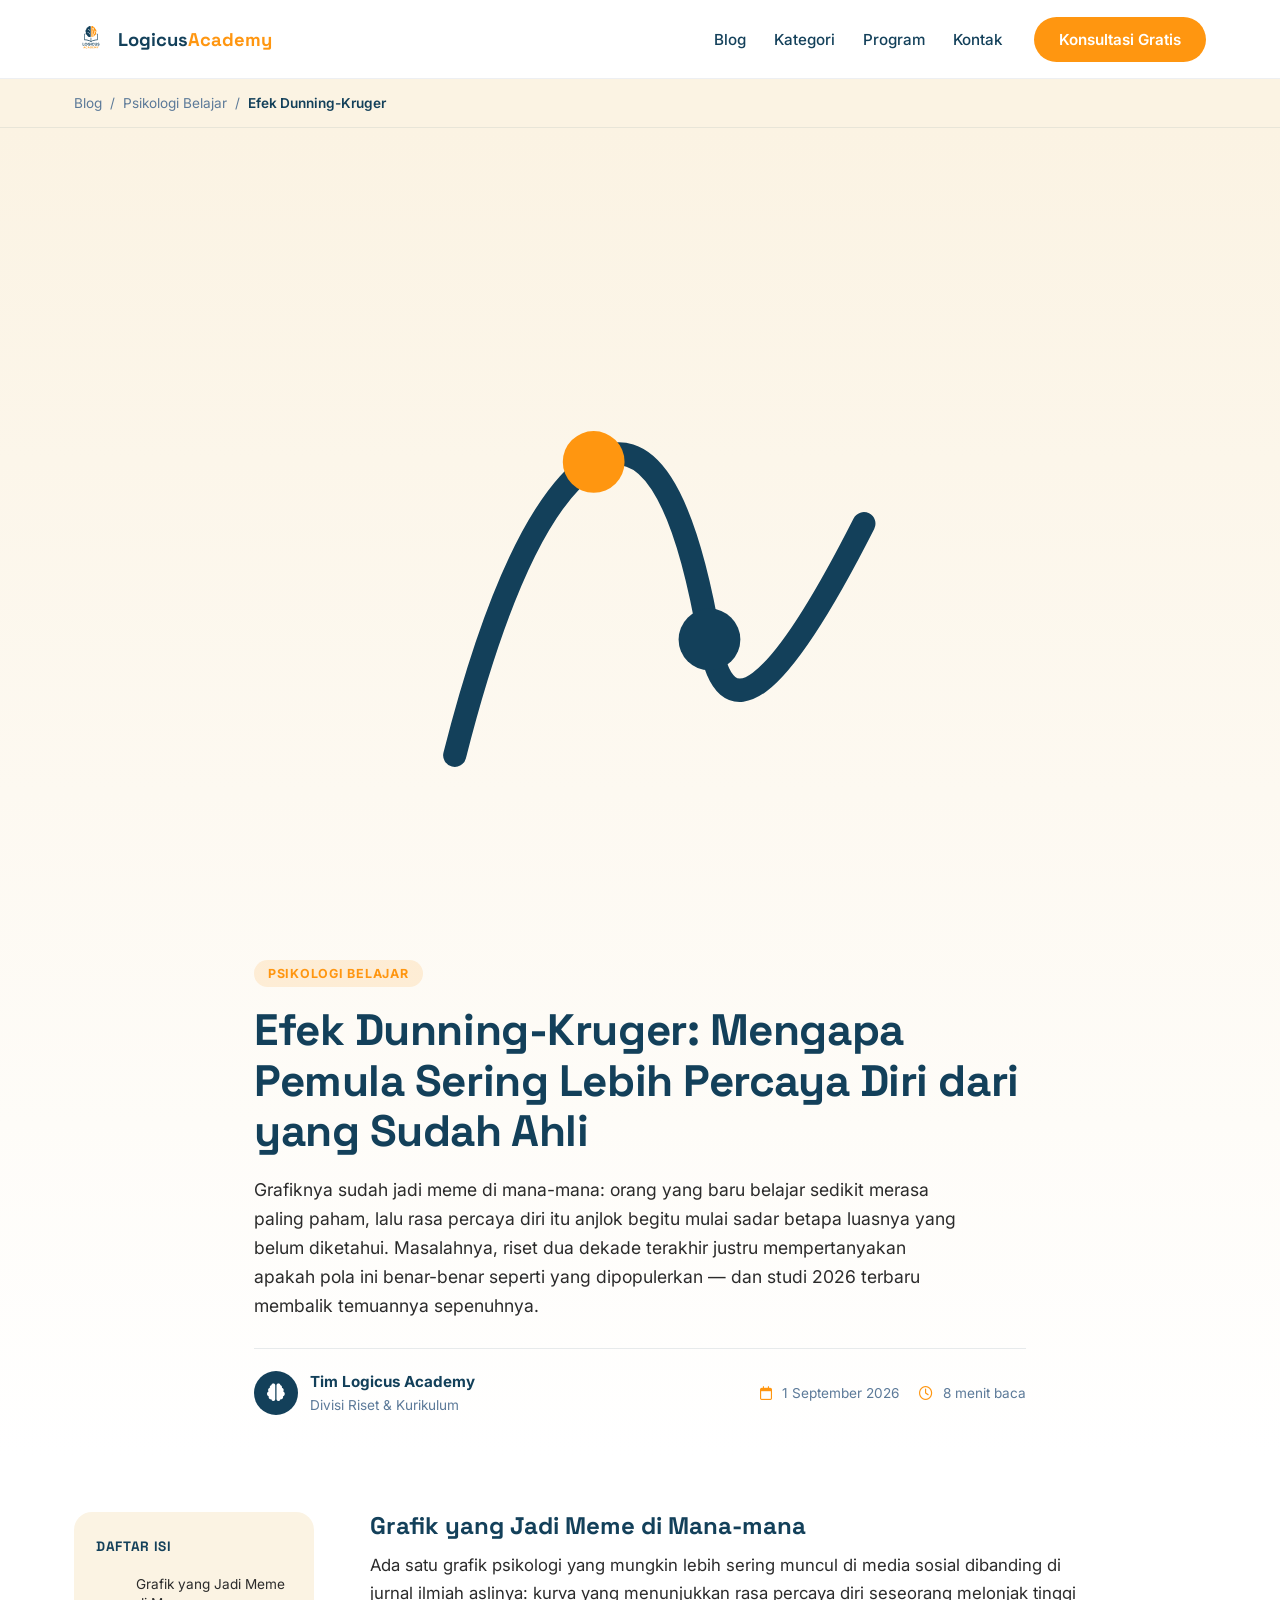
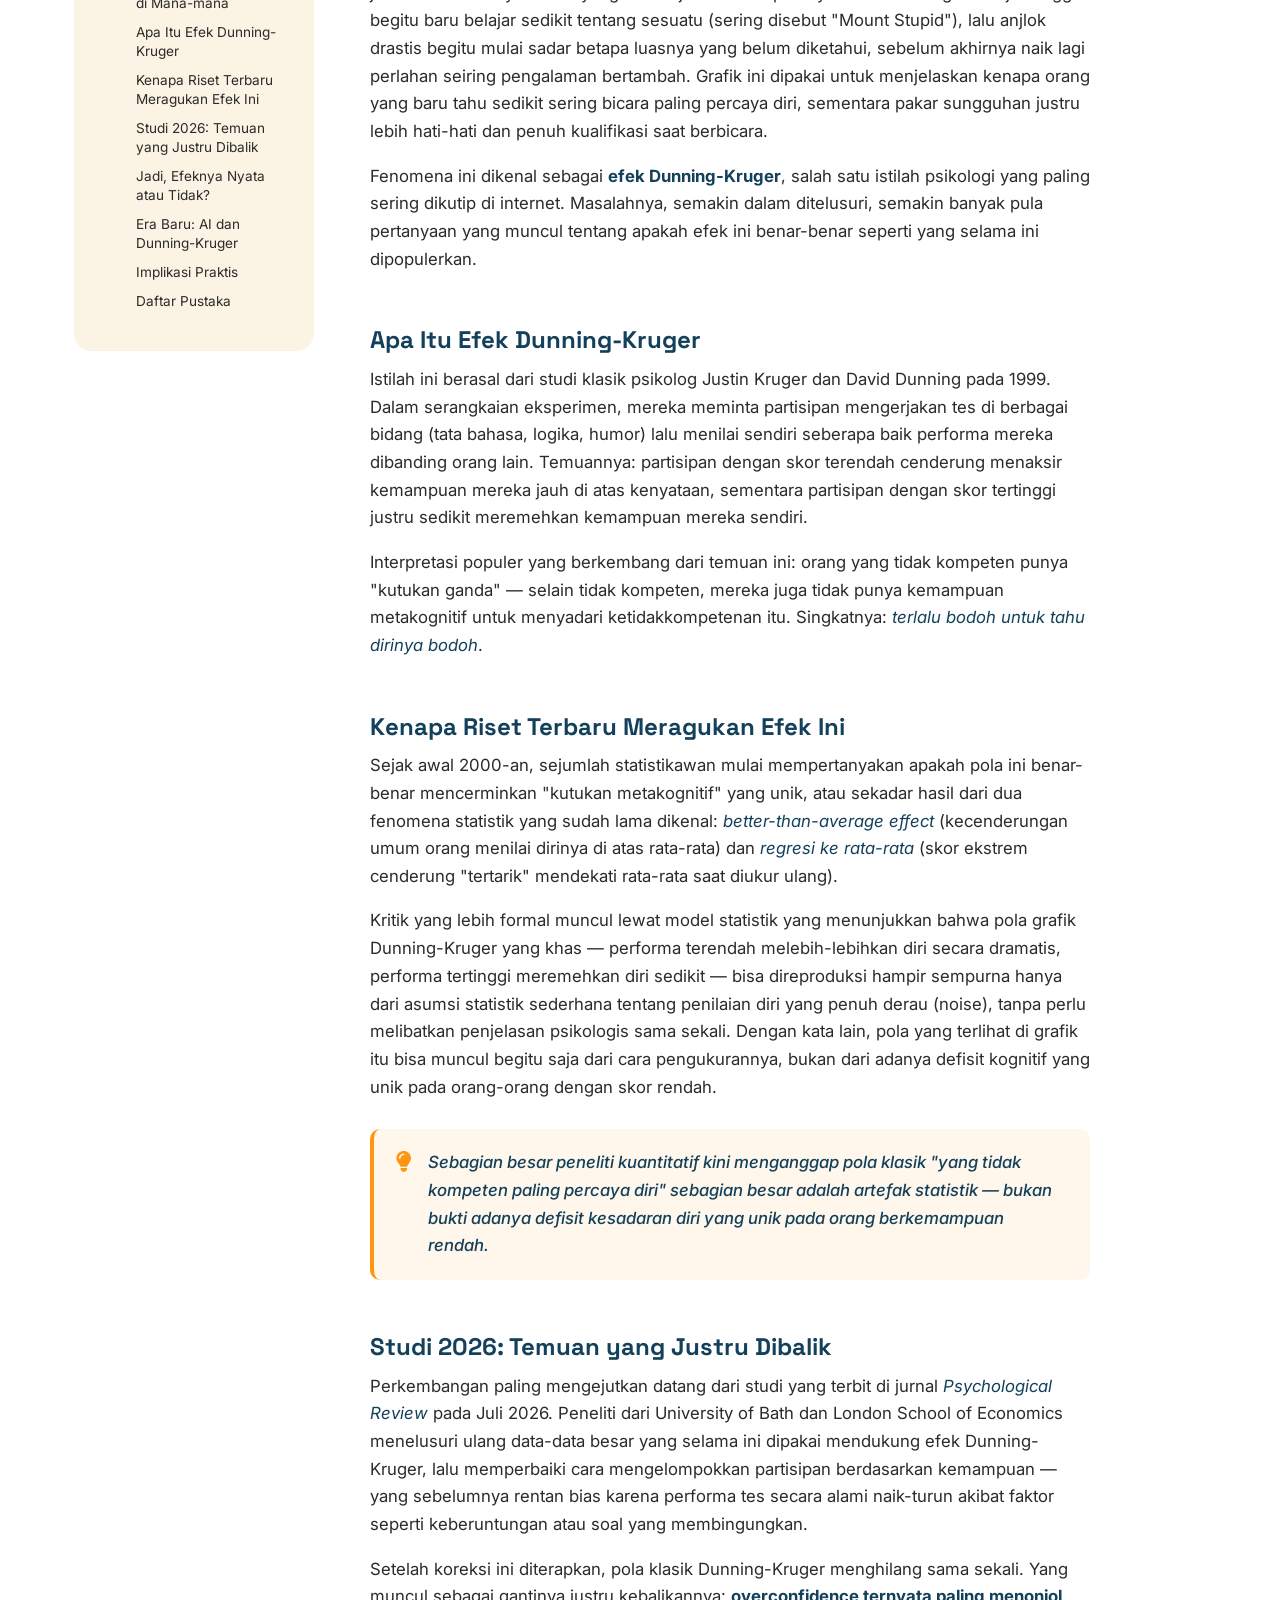
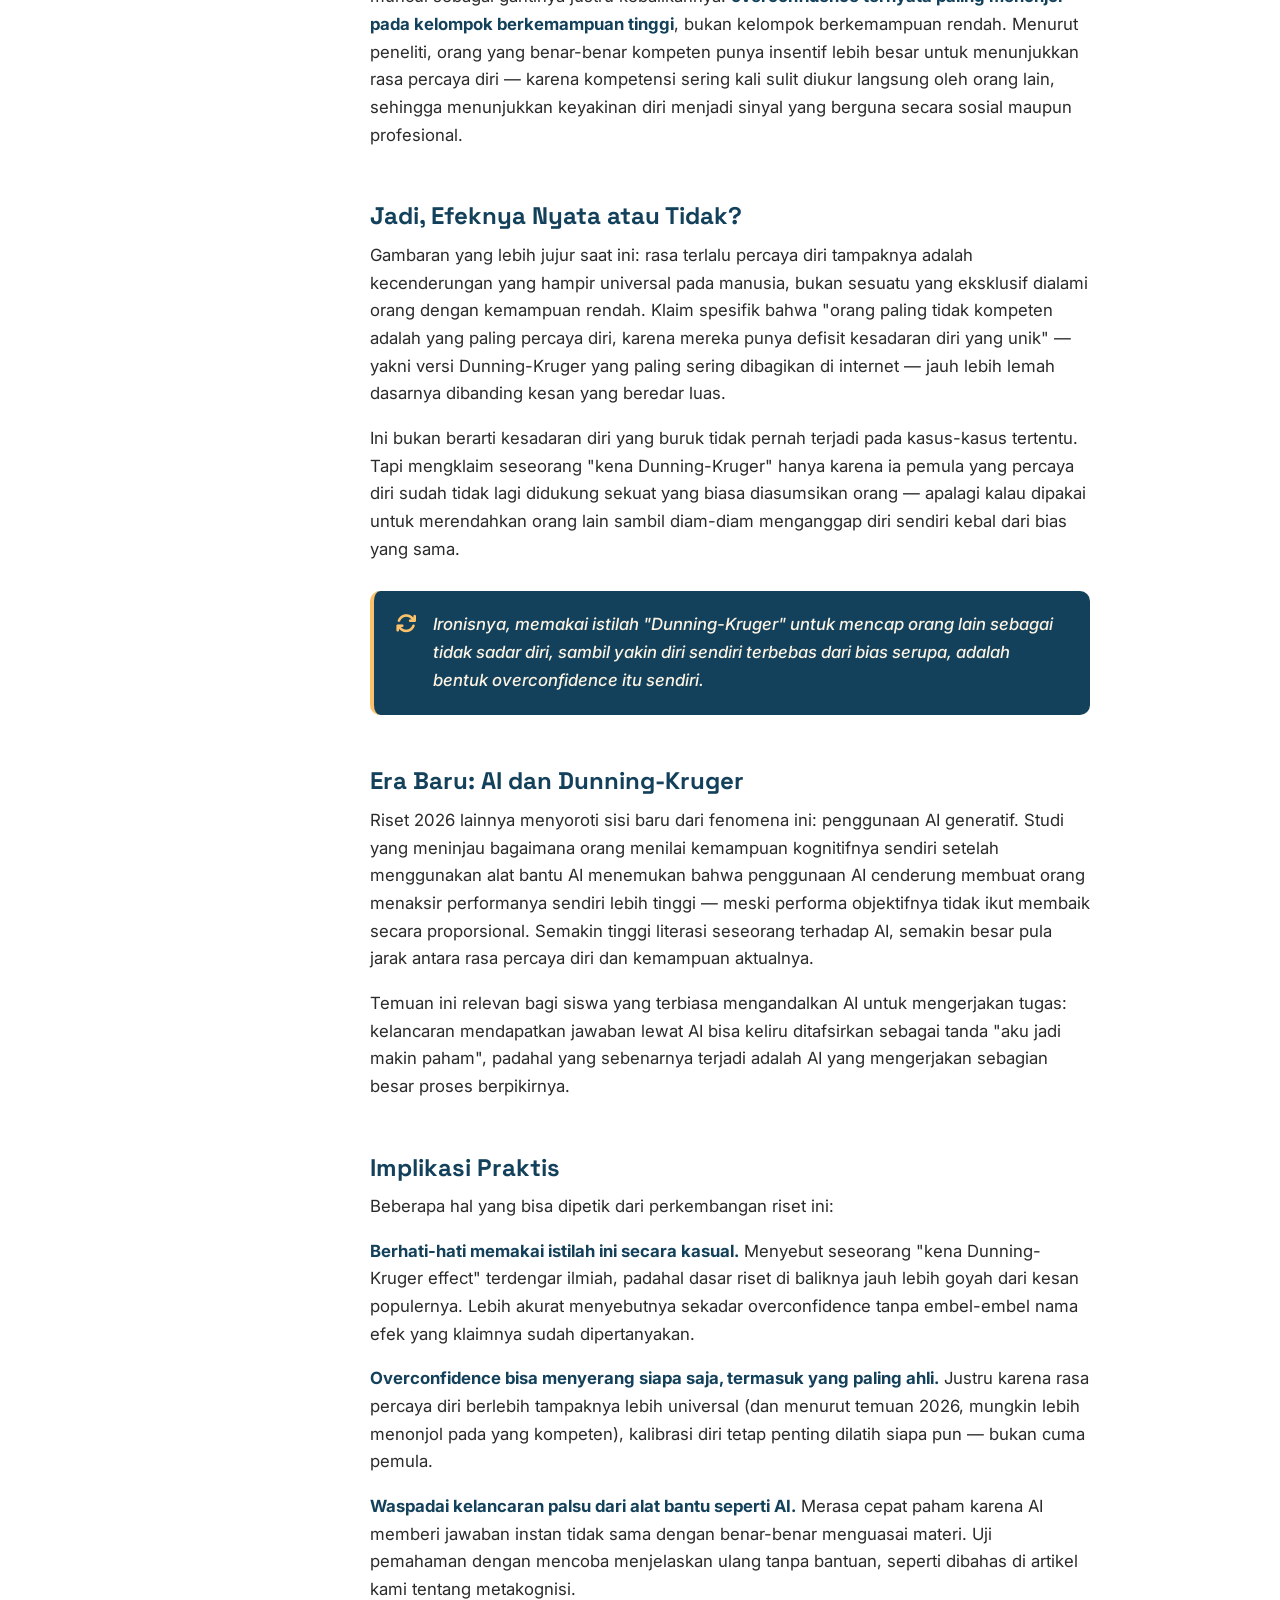
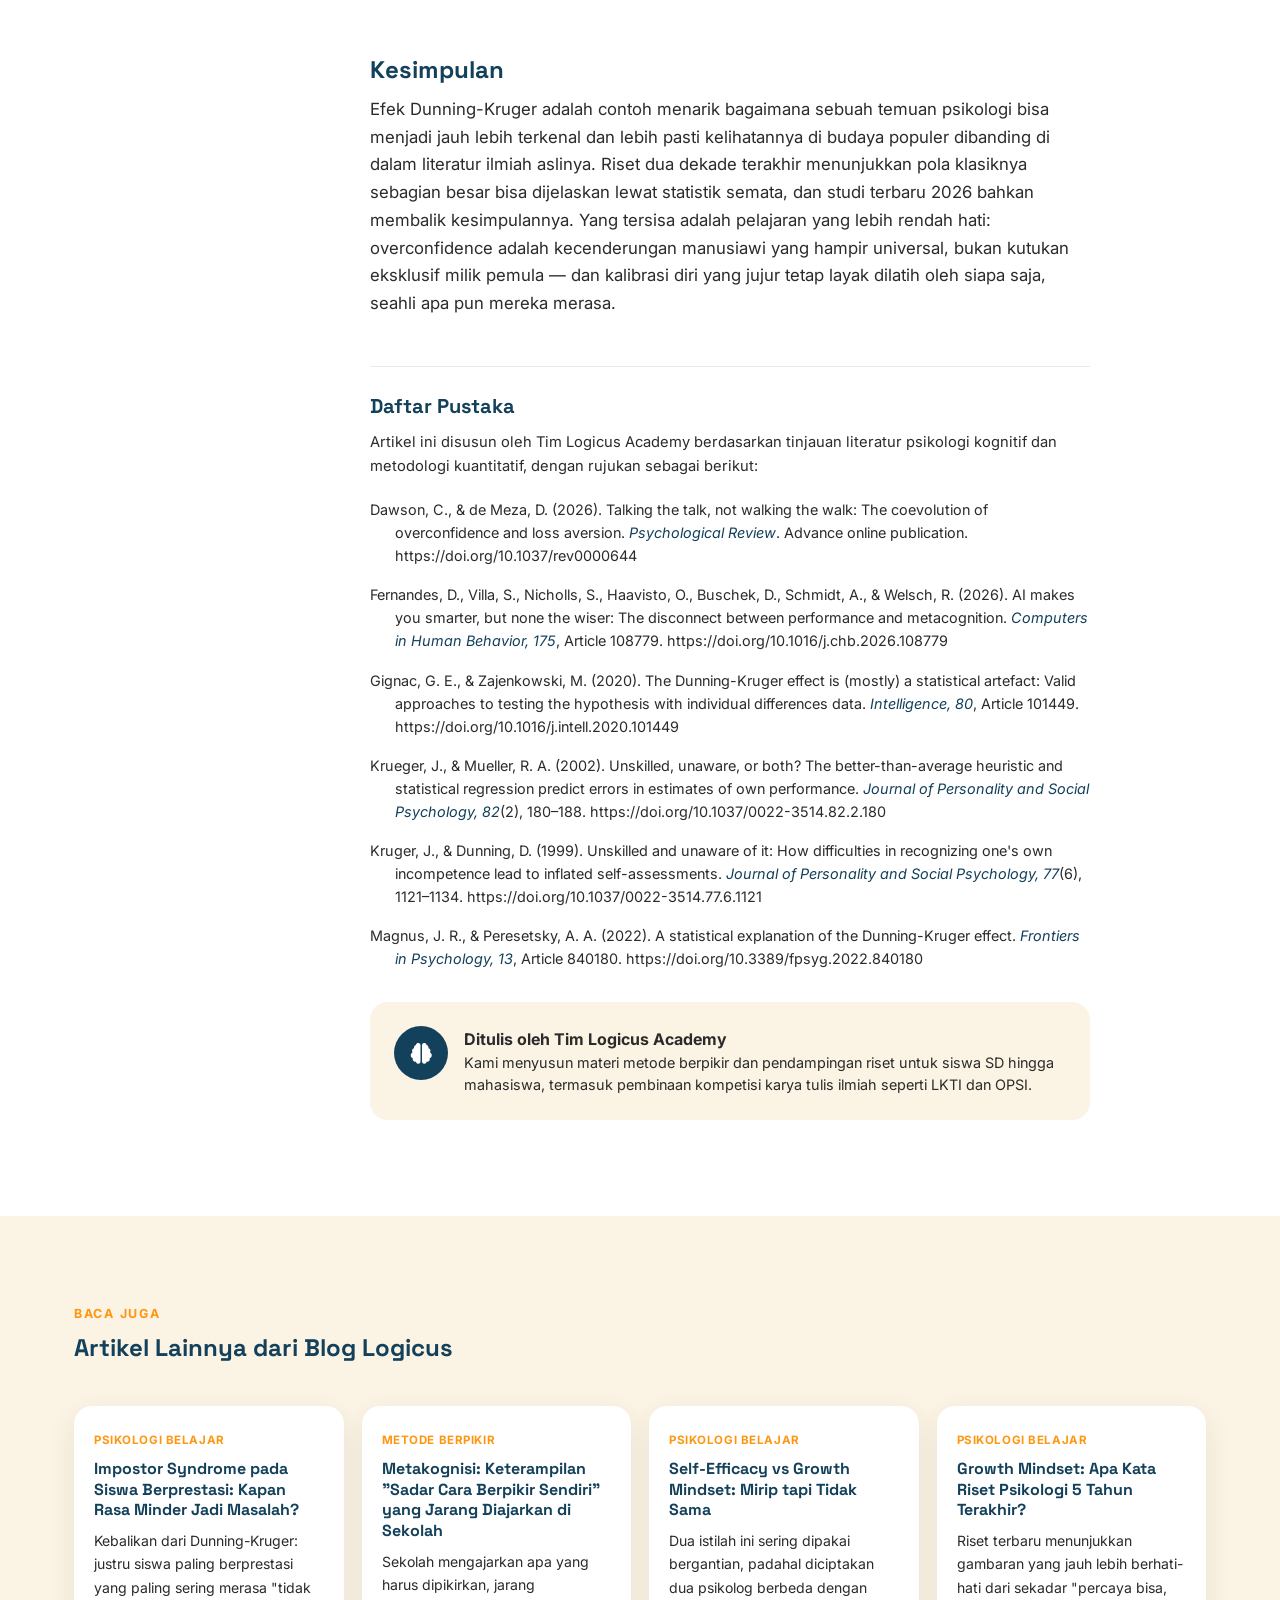
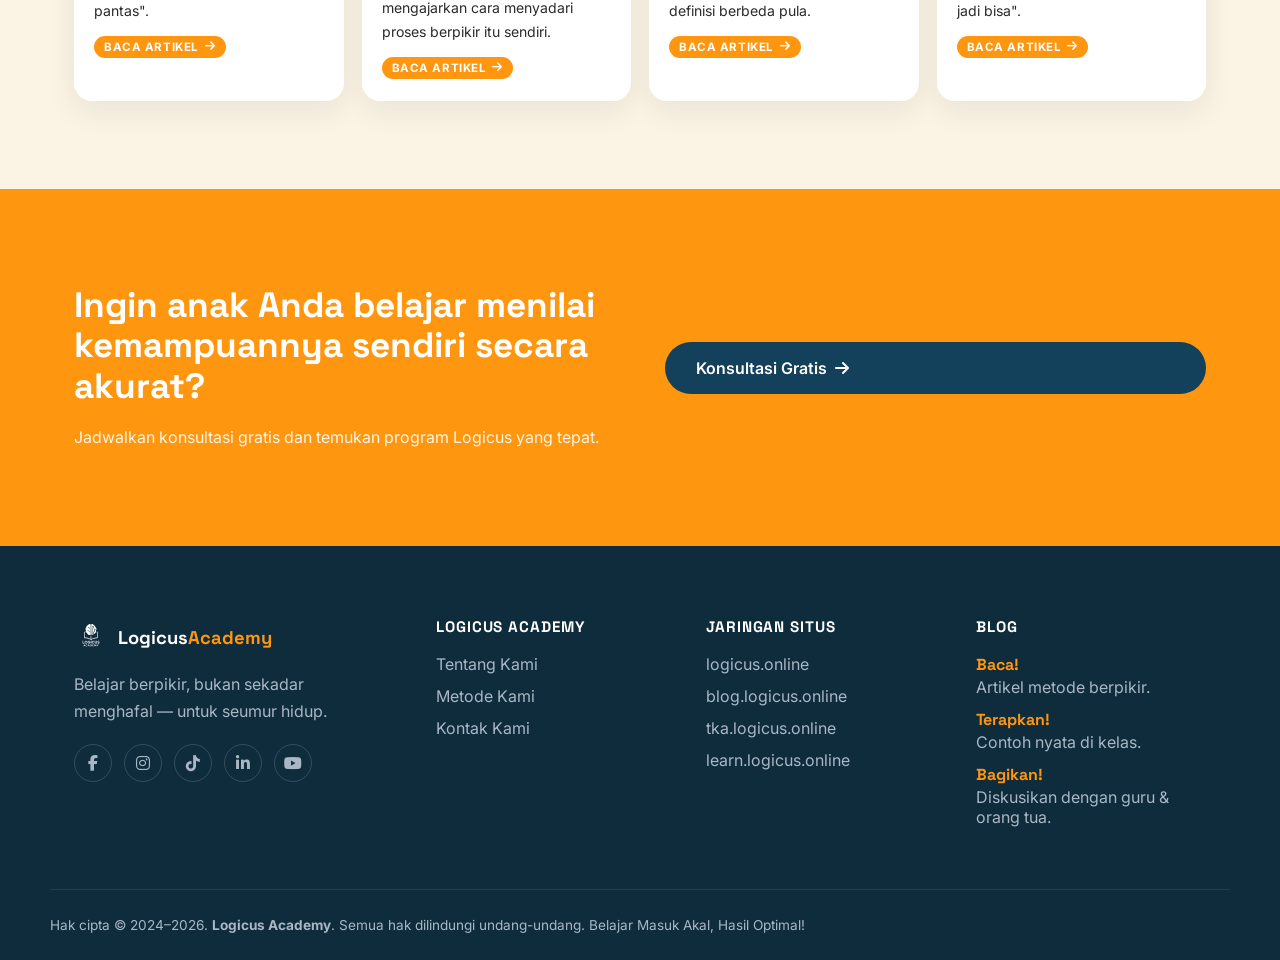
<file: efek-dunning-kruger.html>
<!DOCTYPE html>
<html lang="id">
<head>
    <meta charset="UTF-8">
    <meta name="viewport" content="width=device-width, initial-scale=1.0">
    <title>Efek Dunning-Kruger: Mengapa Pemula Sering Lebih Percaya Diri dari yang Sudah Ahli — Blog Logicus Academy</title>
    <meta name="description" content="Efek Dunning-Kruger jadi salah satu 'meme' psikologi paling populer di internet. Tapi riset dua dekade terakhir mempertanyakan apakah efek ini benar-benar ada — bahkan studi 2026 terbaru membalik temuannya sepenuhnya. Simak di Blog Logicus Academy.">
    <link rel="preconnect" href="https://fonts.googleapis.com">
    <link rel="preconnect" href="https://fonts.gstatic.com" crossorigin>
    <link href="https://fonts.googleapis.com/css2?family=Space+Grotesk:wght@500;600;700&family=Inter:wght@400;500;600;700&display=swap" rel="stylesheet">
    <link rel="stylesheet" href="https://cdnjs.cloudflare.com/ajax/libs/font-awesome/6.5.1/css/all.min.css">
    <link rel="stylesheet" href="style.css">
    <link rel="stylesheet" href="blog.css">
</head>
<body>

    <a class="skip-link" href="#main">Langsung ke konten</a>

    <!-- Official vectorized logo (traced 1:1 from master file) reused via <use> -->
    <svg style="position:absolute;width:0;height:0;overflow:hidden" aria-hidden="true">
        <symbol id="logicus-logo-full" viewBox="0 0 500 500">
            <path d="M 306.25,336.00 L 306.00,336.25 L 306.00,363.75 L 306.75,365.00 L 306.75,365.75 L 308.00,368.75 L 310.50,371.75 L 313.25,373.75 L 314.00,373.75 L 315.75,374.75 L 317.00,374.75 L 318.25,375.50 L 326.25,375.50 L 327.50,374.75 L 328.50,374.75 L 329.75,374.00 L 332.25,373.25 L 334.25,371.75 L 336.75,368.75 L 337.00,367.25 L 338.25,365.50 L 338.50,362.00 L 338.75,361.75 L 338.75,336.50 L 338.25,336.00 L 331.00,336.00 L 330.75,336.25 L 330.75,362.00 L 328.75,365.75 L 325.50,368.00 L 319.50,368.00 L 318.25,367.00 L 317.25,366.75 L 315.50,365.25 L 314.00,362.00 L 314.00,360.75 L 313.75,360.50 L 313.75,337.50 L 314.00,336.25 L 313.75,336.00 Z M 248.25,336.00 L 248.00,336.25 L 248.00,374.50 L 248.25,374.75 L 255.75,374.75 L 256.25,374.25 L 256.25,336.50 L 255.75,336.00 Z M 127.75,336.00 L 127.25,336.50 L 127.50,337.75 L 127.25,338.50 L 127.25,344.75 L 127.50,345.00 L 127.50,346.25 L 127.25,346.50 L 127.25,374.25 L 127.75,374.75 L 152.75,374.75 L 153.00,374.50 L 153.00,368.25 L 152.50,367.75 L 135.75,367.75 L 135.00,366.75 L 135.00,337.50 L 135.25,336.50 L 134.75,336.00 Z M 356.00,335.00 L 351.00,337.00 L 347.00,341.00 L 346.00,343.25 L 345.50,345.75 L 345.50,347.75 L 345.75,348.00 L 346.00,350.50 L 347.00,352.75 L 350.00,355.75 L 354.75,357.75 L 355.75,357.75 L 358.00,358.50 L 359.50,358.50 L 362.00,359.75 L 363.00,359.75 L 364.25,360.50 L 366.00,362.50 L 366.00,365.50 L 365.50,366.50 L 363.25,368.50 L 362.00,369.00 L 359.00,369.25 L 358.75,369.00 L 356.75,369.00 L 356.25,368.50 L 355.25,368.25 L 353.75,366.75 L 352.25,364.00 L 345.00,364.00 L 344.75,364.25 L 345.00,367.25 L 346.00,368.50 L 347.00,370.75 L 350.75,373.75 L 352.25,374.00 L 353.25,374.75 L 354.50,374.75 L 355.50,375.50 L 363.00,375.50 L 364.25,374.75 L 365.50,374.75 L 366.25,374.00 L 368.00,373.50 L 369.75,372.50 L 371.50,370.75 L 373.75,367.00 L 373.75,365.25 L 374.00,365.00 L 373.75,359.75 L 372.50,357.25 L 369.75,354.75 L 366.75,353.75 L 365.75,353.00 L 364.50,353.00 L 362.75,352.25 L 361.50,352.25 L 358.75,351.00 L 355.25,350.00 L 353.25,347.50 L 353.25,345.00 L 353.75,343.50 L 355.50,341.75 L 356.75,341.00 L 360.50,340.75 L 361.50,341.50 L 363.50,342.25 L 365.75,345.00 L 366.00,346.25 L 366.75,346.75 L 367.50,346.50 L 373.25,346.50 L 373.50,345.25 L 372.75,344.00 L 372.75,343.00 L 372.00,342.00 L 371.50,340.50 L 370.00,338.75 L 367.75,337.00 L 366.50,336.75 L 365.50,336.00 L 364.75,336.00 L 362.50,335.00 Z M 277.25,335.25 L 276.25,336.00 L 275.50,336.00 L 274.25,336.75 L 272.75,337.00 L 270.00,339.00 L 269.50,339.00 L 267.00,341.25 L 266.75,342.00 L 265.00,344.00 L 264.75,345.00 L 263.25,347.50 L 262.25,351.75 L 262.25,358.50 L 263.00,361.00 L 263.00,362.25 L 263.75,363.25 L 265.00,366.25 L 266.75,368.50 L 269.75,371.50 L 272.75,373.50 L 275.25,374.00 L 276.25,374.75 L 277.50,374.75 L 278.50,375.50 L 286.00,375.50 L 287.25,374.75 L 288.75,374.50 L 289.25,374.00 L 291.00,373.75 L 293.25,372.00 L 294.25,371.75 L 297.50,368.50 L 298.00,367.25 L 299.50,365.50 L 300.25,362.50 L 299.00,362.00 L 292.25,362.25 L 290.00,364.75 L 289.50,365.75 L 288.50,366.00 L 285.25,368.00 L 279.25,368.00 L 278.50,367.75 L 276.25,366.25 L 275.25,366.00 L 272.50,363.25 L 271.75,361.25 L 270.75,359.75 L 270.50,357.25 L 270.25,357.00 L 270.25,353.50 L 271.00,349.75 L 272.50,347.25 L 274.75,344.75 L 275.75,344.50 L 278.25,342.75 L 285.25,342.75 L 288.00,344.50 L 289.50,345.00 L 291.75,348.25 L 292.50,348.75 L 299.50,348.75 L 300.00,348.25 L 299.75,346.50 L 297.50,342.25 L 294.00,338.75 L 291.50,337.00 L 290.00,336.75 L 287.25,335.25 L 286.00,335.25 L 285.75,335.00 Z M 216.75,335.25 L 213.75,336.75 L 212.50,337.00 L 210.25,338.75 L 209.25,339.00 L 206.00,342.50 L 205.75,343.25 L 204.25,345.00 L 204.00,346.50 L 203.25,347.25 L 202.00,351.75 L 202.00,359.25 L 202.50,361.50 L 204.00,364.25 L 204.00,365.25 L 206.00,368.25 L 209.50,371.75 L 210.00,371.75 L 212.75,373.75 L 214.50,374.00 L 215.75,374.75 L 217.00,374.75 L 218.25,375.50 L 225.50,375.50 L 227.00,374.75 L 228.50,374.75 L 229.75,374.00 L 232.25,373.50 L 235.25,371.50 L 238.00,368.75 L 240.75,363.50 L 241.25,359.75 L 241.25,354.00 L 240.50,353.50 L 222.50,353.50 L 222.00,354.00 L 222.00,360.25 L 222.25,360.50 L 232.50,360.50 L 233.00,361.00 L 233.00,361.50 L 232.00,362.50 L 231.75,363.50 L 229.00,366.25 L 226.00,368.00 L 218.50,368.00 L 215.75,366.25 L 214.25,365.75 L 212.00,363.00 L 210.75,360.00 L 210.50,358.25 L 210.00,357.75 L 210.00,352.75 L 210.75,351.50 L 210.75,350.75 L 211.50,349.50 L 211.75,348.25 L 215.00,344.75 L 217.50,343.75 L 218.75,342.75 L 225.00,342.75 L 229.25,345.00 L 232.25,348.50 L 240.25,348.50 L 240.75,348.00 L 240.75,347.50 L 239.50,345.75 L 238.75,343.25 L 234.50,338.75 L 233.50,338.25 L 232.25,337.00 L 230.50,336.75 L 229.50,336.00 L 228.50,336.00 L 227.50,335.25 L 226.50,335.00 Z M 171.50,335.25 L 170.50,336.00 L 169.75,336.00 L 167.75,337.00 L 167.00,337.00 L 164.25,339.00 L 163.75,339.00 L 161.00,341.50 L 158.25,345.25 L 158.00,346.25 L 157.25,347.25 L 157.00,349.50 L 156.25,350.75 L 156.25,352.25 L 155.75,353.75 L 155.75,356.25 L 156.25,358.00 L 156.25,359.75 L 157.00,360.75 L 157.25,363.00 L 158.00,364.50 L 158.75,365.25 L 159.25,366.75 L 164.25,371.75 L 165.25,372.00 L 167.75,373.75 L 169.50,374.00 L 173.00,375.50 L 180.25,375.50 L 181.25,374.75 L 182.50,374.75 L 183.50,374.00 L 185.25,373.75 L 187.50,372.50 L 190.50,370.00 L 191.25,369.75 L 192.00,368.50 L 193.75,366.75 L 194.75,364.50 L 195.75,363.25 L 195.75,362.25 L 196.50,360.00 L 196.50,358.75 L 197.00,357.75 L 197.00,354.50 L 196.50,352.75 L 196.50,351.00 L 195.75,348.00 L 193.50,343.75 L 192.00,342.25 L 191.50,341.25 L 189.25,339.25 L 187.00,338.00 L 186.00,337.00 L 184.25,336.75 L 181.50,335.25 L 180.00,335.25 L 179.75,335.00 Z M 173.00,342.75 L 179.75,342.75 L 184.00,345.00 L 186.00,347.00 L 187.00,349.00 L 187.75,349.75 L 188.75,353.75 L 188.75,357.75 L 187.50,361.50 L 186.75,362.25 L 186.50,363.00 L 183.50,366.00 L 183.00,366.00 L 179.25,368.00 L 173.50,368.00 L 172.50,367.25 L 169.50,366.00 L 166.75,363.50 L 166.50,362.75 L 165.25,361.25 L 164.75,360.00 L 164.50,357.75 L 163.75,356.25 L 163.75,354.00 L 164.50,352.50 L 164.50,351.00 L 165.00,349.25 L 168.50,345.00 Z M 152.00,204.50 L 151.50,292.75 L 155.50,296.75 L 176.75,297.75 L 199.25,301.75 L 218.75,307.75 L 232.75,313.75 L 244.25,320.75 L 250.50,321.75 L 254.50,320.75 L 275.00,309.75 L 292.00,303.75 L 323.50,297.75 L 342.25,297.25 L 346.00,295.50 L 347.50,293.25 L 347.50,205.25 L 344.25,200.75 L 333.25,200.75 L 330.50,209.75 L 338.75,210.50 L 338.50,287.25 L 308.00,290.25 L 290.50,294.25 L 273.25,300.00 L 254.75,309.25 L 253.75,308.75 L 253.75,263.00 L 250.25,259.00 L 248.50,259.00 L 245.50,262.00 L 244.75,309.00 L 220.25,298.00 L 200.25,292.25 L 176.25,288.25 L 160.75,287.25 L 160.50,210.50 L 168.75,208.75 L 165.50,200.50 L 155.75,200.50 Z M 236.25,88.75 L 229.50,89.25 L 228.25,90.00 L 222.75,91.00 L 221.00,92.25 L 218.50,93.00 L 211.25,99.00 L 207.25,105.25 L 200.75,107.00 L 199.75,108.00 L 197.00,109.00 L 194.25,110.75 L 190.00,114.75 L 187.25,118.25 L 185.00,122.50 L 183.00,129.00 L 182.50,135.50 L 177.00,140.25 L 173.00,146.25 L 171.00,150.50 L 170.75,153.25 L 169.25,157.75 L 169.25,167.00 L 171.00,173.75 L 175.00,181.00 L 175.00,182.50 L 173.25,186.25 L 172.75,189.00 L 172.50,195.25 L 173.00,199.25 L 175.25,205.50 L 176.00,206.00 L 177.00,208.50 L 181.25,213.75 L 185.50,217.50 L 189.75,219.75 L 191.75,221.75 L 193.00,226.50 L 196.25,232.75 L 203.50,240.75 L 209.00,244.50 L 213.50,246.75 L 215.50,247.00 L 218.50,248.50 L 223.50,249.00 L 228.75,250.50 L 236.50,250.50 L 241.25,248.75 L 244.00,246.00 L 245.50,241.75 L 245.50,98.25 L 244.75,94.00 L 242.75,91.50 L 238.25,89.00 Z M 199.50,179.75 L 200.50,178.75 L 203.25,178.75 L 206.25,181.75 L 209.25,183.50 L 210.25,183.75 L 211.25,184.50 L 213.75,185.00 L 214.75,185.75 L 217.00,186.50 L 219.00,186.75 L 219.75,187.50 L 223.50,189.00 L 224.00,189.75 L 225.25,190.25 L 227.25,191.75 L 229.75,194.25 L 230.00,195.00 L 231.25,196.25 L 231.75,197.50 L 233.00,199.00 L 233.00,199.75 L 233.75,201.25 L 234.25,203.50 L 235.00,204.75 L 235.00,207.75 L 234.00,209.25 L 233.00,210.00 L 231.25,210.25 L 230.50,210.00 L 229.25,208.75 L 228.00,206.00 L 227.50,203.25 L 226.75,201.75 L 224.75,198.75 L 222.50,196.50 L 218.50,194.00 L 217.50,194.00 L 216.00,193.00 L 214.50,192.75 L 212.75,192.00 L 211.75,192.00 L 208.25,190.25 L 207.00,190.00 L 202.25,187.00 L 199.75,184.50 L 198.75,182.75 L 198.75,181.00 Z M 207.25,133.25 L 210.75,133.25 L 211.75,133.75 L 213.50,133.75 L 216.50,135.50 L 217.75,135.75 L 220.25,137.75 L 220.75,137.75 L 225.25,142.25 L 226.00,143.75 L 227.00,144.75 L 227.00,145.25 L 229.00,148.75 L 229.25,150.50 L 230.00,152.50 L 230.00,153.75 L 230.50,155.00 L 230.50,158.50 L 230.00,159.25 L 230.00,160.00 L 229.25,161.00 L 228.25,161.50 L 226.25,161.50 L 224.75,160.25 L 223.75,157.75 L 223.75,154.75 L 223.00,152.00 L 221.75,150.00 L 221.50,148.75 L 219.75,146.75 L 219.50,146.00 L 217.25,143.75 L 215.00,142.00 L 212.25,141.00 L 211.00,140.00 L 207.00,139.25 L 205.75,138.00 L 205.25,137.00 L 205.25,135.75 L 205.75,134.25 Z" fill="#13405A" fill-rule="evenodd"/>
            <path d="M 335.75,389.25 L 335.75,390.00 L 336.75,391.50 L 337.25,393.00 L 338.75,395.00 L 339.00,396.25 L 340.50,398.00 L 341.25,400.00 L 342.50,401.50 L 343.25,403.50 L 345.00,406.00 L 345.00,416.50 L 345.50,417.00 L 350.50,417.00 L 351.00,416.50 L 351.00,406.00 L 351.75,405.00 L 352.75,402.50 L 353.75,401.50 L 354.75,399.75 L 354.75,399.25 L 357.50,395.25 L 358.75,392.50 L 359.75,391.50 L 360.25,389.50 L 360.00,389.25 L 354.50,389.25 L 354.00,389.50 L 353.00,390.75 L 351.75,393.75 L 351.00,394.50 L 351.00,395.00 L 350.25,396.50 L 349.00,398.00 L 348.75,399.00 L 348.25,399.50 L 347.75,399.50 L 347.00,398.75 L 346.50,397.00 L 344.75,394.50 L 344.75,394.00 L 343.75,392.00 L 343.00,391.25 L 342.50,389.75 L 341.75,389.25 Z M 297.75,390.25 L 297.75,416.25 L 298.25,417.00 L 303.50,417.00 L 303.75,416.75 L 303.75,400.00 L 304.25,399.50 L 305.25,400.25 L 306.00,402.00 L 307.25,403.25 L 308.00,405.00 L 312.00,410.75 L 313.50,410.75 L 314.50,410.00 L 315.75,407.50 L 316.75,406.50 L 317.00,405.50 L 318.75,403.25 L 319.75,401.25 L 321.25,400.25 L 321.75,400.75 L 321.75,416.50 L 322.25,417.00 L 327.50,417.00 L 327.75,416.75 L 327.75,389.50 L 327.50,389.25 L 321.25,389.25 L 319.25,392.00 L 318.75,393.25 L 317.75,394.25 L 316.75,396.50 L 315.50,397.75 L 315.00,399.00 L 313.25,401.25 L 312.75,401.25 L 311.75,400.25 L 310.75,398.25 L 309.75,397.25 L 309.50,396.25 L 307.75,394.25 L 307.50,393.25 L 304.50,389.25 L 298.25,389.25 Z M 271.00,389.25 L 270.25,390.50 L 270.25,416.50 L 271.00,417.00 L 288.50,417.00 L 288.75,416.75 L 288.75,412.00 L 288.25,411.50 L 287.25,411.75 L 284.25,411.75 L 284.00,411.50 L 282.75,411.75 L 280.00,411.75 L 279.75,411.50 L 277.25,411.75 L 276.50,410.75 L 276.50,406.75 L 277.25,406.00 L 287.00,406.00 L 287.50,405.50 L 287.50,401.25 L 287.00,400.75 L 278.50,400.75 L 278.25,401.00 L 277.00,400.75 L 276.50,400.25 L 276.50,395.25 L 277.50,394.25 L 278.25,394.50 L 288.25,394.50 L 288.75,394.00 L 288.75,389.50 L 288.50,389.25 Z M 237.75,389.25 L 237.25,389.75 L 237.25,416.50 L 237.75,417.00 L 250.50,417.00 L 250.75,416.75 L 253.50,416.50 L 255.25,415.25 L 257.00,414.75 L 258.50,413.50 L 260.50,411.00 L 260.75,409.75 L 261.75,408.25 L 262.00,406.25 L 262.50,405.00 L 262.50,400.75 L 261.75,398.00 L 261.00,397.00 L 260.75,395.75 L 260.00,394.50 L 258.00,392.25 L 254.50,390.00 L 253.25,390.00 L 250.75,389.25 Z M 244.25,394.50 L 250.00,394.75 L 252.50,395.75 L 254.75,398.00 L 255.00,399.00 L 256.00,400.50 L 256.25,403.25 L 256.00,403.50 L 255.75,406.50 L 255.00,407.25 L 254.75,408.25 L 251.75,411.00 L 250.00,411.50 L 245.75,411.75 L 245.50,411.50 L 244.00,411.50 L 243.25,410.75 L 243.25,395.25 Z M 213.25,389.25 L 212.25,390.50 L 211.75,393.00 L 211.00,394.00 L 211.00,394.75 L 210.00,396.50 L 209.75,398.25 L 209.00,399.25 L 208.00,401.75 L 208.00,403.00 L 206.25,406.25 L 205.75,408.75 L 204.25,411.50 L 203.75,414.00 L 203.25,414.50 L 202.50,416.50 L 203.00,417.00 L 208.50,417.00 L 209.25,416.25 L 209.75,414.00 L 211.25,411.75 L 221.50,411.75 L 222.75,413.50 L 223.50,416.00 L 224.25,417.00 L 229.75,417.00 L 230.25,416.25 L 229.50,415.25 L 229.50,414.25 L 227.75,410.75 L 227.50,409.00 L 225.75,405.25 L 224.75,402.00 L 223.75,400.75 L 223.50,398.75 L 223.00,398.00 L 222.75,396.75 L 221.75,395.25 L 221.00,392.25 L 220.00,390.75 L 219.75,389.75 L 219.25,389.25 Z M 216.25,397.25 L 217.25,398.25 L 218.00,401.50 L 219.75,405.00 L 219.75,405.50 L 219.00,406.25 L 218.25,406.50 L 213.50,406.25 L 213.00,405.75 L 213.00,405.00 L 213.75,403.75 L 214.00,401.75 L 214.50,401.25 L 215.75,397.75 Z M 149.00,389.50 L 148.00,391.00 L 147.75,392.25 L 147.25,393.00 L 147.00,394.75 L 146.00,396.25 L 145.00,399.00 L 145.00,399.75 L 144.00,401.25 L 143.75,403.00 L 143.25,403.50 L 143.25,404.25 L 141.75,407.50 L 141.00,410.25 L 140.00,411.75 L 140.00,412.75 L 138.50,416.00 L 138.50,416.75 L 138.75,417.00 L 144.25,417.00 L 145.50,414.75 L 146.00,412.75 L 147.25,411.75 L 156.75,411.75 L 158.00,412.75 L 158.25,413.75 L 158.75,414.00 L 159.00,415.75 L 159.50,416.75 L 160.00,417.00 L 165.50,417.00 L 165.75,415.75 L 164.75,414.00 L 164.75,412.75 L 163.00,409.75 L 162.75,407.50 L 160.75,403.75 L 160.75,402.50 L 159.75,401.00 L 158.75,398.50 L 158.75,397.50 L 157.75,396.00 L 157.25,394.00 L 156.75,393.25 L 156.75,392.25 L 156.00,391.25 L 155.50,389.75 L 154.75,389.25 L 149.50,389.25 Z M 151.75,397.50 L 152.25,397.50 L 153.00,398.25 L 153.25,400.50 L 155.00,404.00 L 155.25,405.75 L 154.50,406.50 L 153.25,406.25 L 151.00,406.50 L 150.75,406.25 L 149.25,406.25 L 148.75,405.75 L 149.75,402.00 L 150.75,400.50 L 151.00,398.50 Z M 178.00,390.00 L 175.25,391.75 L 173.25,393.75 L 171.75,396.75 L 171.00,397.50 L 170.75,400.25 L 170.50,400.50 L 170.50,406.00 L 171.00,407.50 L 171.00,408.75 L 172.75,411.25 L 173.25,412.50 L 175.25,414.50 L 178.75,416.75 L 182.00,417.00 L 183.75,417.75 L 186.25,417.75 L 188.75,417.00 L 191.00,416.75 L 193.25,415.00 L 194.00,414.75 L 195.75,413.00 L 197.00,410.25 L 197.50,409.75 L 197.50,408.75 L 197.25,408.50 L 196.75,408.75 L 191.25,408.75 L 189.25,411.00 L 188.75,411.00 L 187.00,412.00 L 183.00,412.00 L 181.50,411.50 L 178.75,409.50 L 176.75,406.25 L 176.75,404.50 L 176.50,404.25 L 176.75,400.00 L 178.00,397.75 L 179.75,395.75 L 181.00,395.00 L 182.75,394.75 L 183.50,394.25 L 185.50,394.25 L 188.00,395.00 L 189.25,395.75 L 191.75,398.25 L 197.00,398.25 L 197.50,397.75 L 197.50,397.25 L 196.00,395.00 L 195.75,394.00 L 194.00,392.00 L 191.50,390.00 L 190.75,390.00 L 189.50,389.25 L 188.50,389.25 L 187.25,388.75 L 182.50,388.75 L 181.50,389.25 L 180.00,389.25 L 179.25,389.75 Z M 304.25,163.00 L 301.75,164.25 L 300.00,165.75 L 299.25,168.25 L 299.50,171.50 L 301.00,173.75 L 302.50,174.75 L 307.25,174.75 L 309.25,173.25 L 310.75,171.00 L 310.75,169.50 L 311.00,169.25 L 310.75,167.50 L 310.00,166.75 L 309.50,165.25 L 308.00,164.00 L 306.25,163.25 Z M 278.50,122.00 L 276.75,123.25 L 275.25,126.50 L 275.25,128.50 L 276.00,130.25 L 278.25,132.75 L 279.25,133.25 L 282.75,133.25 L 283.50,133.00 L 285.75,131.25 L 285.75,130.75 L 286.75,129.25 L 286.75,125.50 L 285.75,123.50 L 284.00,122.00 L 283.25,121.75 Z M 262.25,88.75 L 257.75,90.50 L 254.00,95.75 L 254.00,243.00 L 256.75,247.50 L 263.00,250.50 L 264.00,250.00 L 264.00,172.50 L 266.75,165.50 L 275.75,155.00 L 277.75,150.75 L 277.75,140.00 L 273.50,137.75 L 268.75,130.75 L 268.75,124.00 L 274.25,116.50 L 283.00,114.50 L 287.75,116.25 L 291.00,119.25 L 294.00,126.75 L 291.25,135.25 L 284.25,140.50 L 283.75,155.25 L 274.25,167.25 L 271.00,173.75 L 271.00,250.00 L 280.25,248.50 L 282.50,246.75 L 282.50,212.50 L 284.25,207.25 L 289.00,202.00 L 299.25,196.00 L 301.75,192.00 L 301.75,182.00 L 294.25,176.25 L 292.00,169.75 L 294.00,163.00 L 300.75,157.00 L 309.25,157.00 L 315.00,161.25 L 317.00,165.00 L 317.50,170.50 L 314.75,177.75 L 308.75,182.00 L 308.75,193.25 L 307.00,197.75 L 303.25,201.75 L 292.25,208.25 L 290.00,211.25 L 290.25,244.00 L 299.50,236.25 L 304.75,224.50 L 314.50,218.75 L 318.75,214.50 L 322.75,207.75 L 325.25,198.50 L 325.25,189.75 L 323.50,181.75 L 328.75,172.00 L 329.75,161.00 L 326.75,148.25 L 322.50,141.25 L 312.50,132.50 L 311.50,123.50 L 306.75,114.75 L 299.50,109.00 L 291.50,106.50 L 285.50,97.50 L 280.00,93.25 L 269.25,89.00 Z" fill="#FF9610" fill-rule="evenodd"/>
        </symbol>
        <symbol id="logicus-logo-white" viewBox="0 0 500 500">
            <path d="M 306.25,336.00 L 306.00,336.25 L 306.00,363.75 L 306.75,365.00 L 306.75,365.75 L 308.00,368.75 L 310.50,371.75 L 313.25,373.75 L 314.00,373.75 L 315.75,374.75 L 317.00,374.75 L 318.25,375.50 L 326.25,375.50 L 327.50,374.75 L 328.50,374.75 L 329.75,374.00 L 332.25,373.25 L 334.25,371.75 L 336.75,368.75 L 337.00,367.25 L 338.25,365.50 L 338.50,362.00 L 338.75,361.75 L 338.75,336.50 L 338.25,336.00 L 331.00,336.00 L 330.75,336.25 L 330.75,362.00 L 328.75,365.75 L 325.50,368.00 L 319.50,368.00 L 318.25,367.00 L 317.25,366.75 L 315.50,365.25 L 314.00,362.00 L 314.00,360.75 L 313.75,360.50 L 313.75,337.50 L 314.00,336.25 L 313.75,336.00 Z M 248.25,336.00 L 248.00,336.25 L 248.00,374.50 L 248.25,374.75 L 255.75,374.75 L 256.25,374.25 L 256.25,336.50 L 255.75,336.00 Z M 127.75,336.00 L 127.25,336.50 L 127.50,337.75 L 127.25,338.50 L 127.25,344.75 L 127.50,345.00 L 127.50,346.25 L 127.25,346.50 L 127.25,374.25 L 127.75,374.75 L 152.75,374.75 L 153.00,374.50 L 153.00,368.25 L 152.50,367.75 L 135.75,367.75 L 135.00,366.75 L 135.00,337.50 L 135.25,336.50 L 134.75,336.00 Z M 356.00,335.00 L 351.00,337.00 L 347.00,341.00 L 346.00,343.25 L 345.50,345.75 L 345.50,347.75 L 345.75,348.00 L 346.00,350.50 L 347.00,352.75 L 350.00,355.75 L 354.75,357.75 L 355.75,357.75 L 358.00,358.50 L 359.50,358.50 L 362.00,359.75 L 363.00,359.75 L 364.25,360.50 L 366.00,362.50 L 366.00,365.50 L 365.50,366.50 L 363.25,368.50 L 362.00,369.00 L 359.00,369.25 L 358.75,369.00 L 356.75,369.00 L 356.25,368.50 L 355.25,368.25 L 353.75,366.75 L 352.25,364.00 L 345.00,364.00 L 344.75,364.25 L 345.00,367.25 L 346.00,368.50 L 347.00,370.75 L 350.75,373.75 L 352.25,374.00 L 353.25,374.75 L 354.50,374.75 L 355.50,375.50 L 363.00,375.50 L 364.25,374.75 L 365.50,374.75 L 366.25,374.00 L 368.00,373.50 L 369.75,372.50 L 371.50,370.75 L 373.75,367.00 L 373.75,365.25 L 374.00,365.00 L 373.75,359.75 L 372.50,357.25 L 369.75,354.75 L 366.75,353.75 L 365.75,353.00 L 364.50,353.00 L 362.75,352.25 L 361.50,352.25 L 358.75,351.00 L 355.25,350.00 L 353.25,347.50 L 353.25,345.00 L 353.75,343.50 L 355.50,341.75 L 356.75,341.00 L 360.50,340.75 L 361.50,341.50 L 363.50,342.25 L 365.75,345.00 L 366.00,346.25 L 366.75,346.75 L 367.50,346.50 L 373.25,346.50 L 373.50,345.25 L 372.75,344.00 L 372.75,343.00 L 372.00,342.00 L 371.50,340.50 L 370.00,338.75 L 367.75,337.00 L 366.50,336.75 L 365.50,336.00 L 364.75,336.00 L 362.50,335.00 Z M 277.25,335.25 L 276.25,336.00 L 275.50,336.00 L 274.25,336.75 L 272.75,337.00 L 270.00,339.00 L 269.50,339.00 L 267.00,341.25 L 266.75,342.00 L 265.00,344.00 L 264.75,345.00 L 263.25,347.50 L 262.25,351.75 L 262.25,358.50 L 263.00,361.00 L 263.00,362.25 L 263.75,363.25 L 265.00,366.25 L 266.75,368.50 L 269.75,371.50 L 272.75,373.50 L 275.25,374.00 L 276.25,374.75 L 277.50,374.75 L 278.50,375.50 L 286.00,375.50 L 287.25,374.75 L 288.75,374.50 L 289.25,374.00 L 291.00,373.75 L 293.25,372.00 L 294.25,371.75 L 297.50,368.50 L 298.00,367.25 L 299.50,365.50 L 300.25,362.50 L 299.00,362.00 L 292.25,362.25 L 290.00,364.75 L 289.50,365.75 L 288.50,366.00 L 285.25,368.00 L 279.25,368.00 L 278.50,367.75 L 276.25,366.25 L 275.25,366.00 L 272.50,363.25 L 271.75,361.25 L 270.75,359.75 L 270.50,357.25 L 270.25,357.00 L 270.25,353.50 L 271.00,349.75 L 272.50,347.25 L 274.75,344.75 L 275.75,344.50 L 278.25,342.75 L 285.25,342.75 L 288.00,344.50 L 289.50,345.00 L 291.75,348.25 L 292.50,348.75 L 299.50,348.75 L 300.00,348.25 L 299.75,346.50 L 297.50,342.25 L 294.00,338.75 L 291.50,337.00 L 290.00,336.75 L 287.25,335.25 L 286.00,335.25 L 285.75,335.00 Z M 216.75,335.25 L 213.75,336.75 L 212.50,337.00 L 210.25,338.75 L 209.25,339.00 L 206.00,342.50 L 205.75,343.25 L 204.25,345.00 L 204.00,346.50 L 203.25,347.25 L 202.00,351.75 L 202.00,359.25 L 202.50,361.50 L 204.00,364.25 L 204.00,365.25 L 206.00,368.25 L 209.50,371.75 L 210.00,371.75 L 212.75,373.75 L 214.50,374.00 L 215.75,374.75 L 217.00,374.75 L 218.25,375.50 L 225.50,375.50 L 227.00,374.75 L 228.50,374.75 L 229.75,374.00 L 232.25,373.50 L 235.25,371.50 L 238.00,368.75 L 240.75,363.50 L 241.25,359.75 L 241.25,354.00 L 240.50,353.50 L 222.50,353.50 L 222.00,354.00 L 222.00,360.25 L 222.25,360.50 L 232.50,360.50 L 233.00,361.00 L 233.00,361.50 L 232.00,362.50 L 231.75,363.50 L 229.00,366.25 L 226.00,368.00 L 218.50,368.00 L 215.75,366.25 L 214.25,365.75 L 212.00,363.00 L 210.75,360.00 L 210.50,358.25 L 210.00,357.75 L 210.00,352.75 L 210.75,351.50 L 210.75,350.75 L 211.50,349.50 L 211.75,348.25 L 215.00,344.75 L 217.50,343.75 L 218.75,342.75 L 225.00,342.75 L 229.25,345.00 L 232.25,348.50 L 240.25,348.50 L 240.75,348.00 L 240.75,347.50 L 239.50,345.75 L 238.75,343.25 L 234.50,338.75 L 233.50,338.25 L 232.25,337.00 L 230.50,336.75 L 229.50,336.00 L 228.50,336.00 L 227.50,335.25 L 226.50,335.00 Z M 171.50,335.25 L 170.50,336.00 L 169.75,336.00 L 167.75,337.00 L 167.00,337.00 L 164.25,339.00 L 163.75,339.00 L 161.00,341.50 L 158.25,345.25 L 158.00,346.25 L 157.25,347.25 L 157.00,349.50 L 156.25,350.75 L 156.25,352.25 L 155.75,353.75 L 155.75,356.25 L 156.25,358.00 L 156.25,359.75 L 157.00,360.75 L 157.25,363.00 L 158.00,364.50 L 158.75,365.25 L 159.25,366.75 L 164.25,371.75 L 165.25,372.00 L 167.75,373.75 L 169.50,374.00 L 173.00,375.50 L 180.25,375.50 L 181.25,374.75 L 182.50,374.75 L 183.50,374.00 L 185.25,373.75 L 187.50,372.50 L 190.50,370.00 L 191.25,369.75 L 192.00,368.50 L 193.75,366.75 L 194.75,364.50 L 195.75,363.25 L 195.75,362.25 L 196.50,360.00 L 196.50,358.75 L 197.00,357.75 L 197.00,354.50 L 196.50,352.75 L 196.50,351.00 L 195.75,348.00 L 193.50,343.75 L 192.00,342.25 L 191.50,341.25 L 189.25,339.25 L 187.00,338.00 L 186.00,337.00 L 184.25,336.75 L 181.50,335.25 L 180.00,335.25 L 179.75,335.00 Z M 173.00,342.75 L 179.75,342.75 L 184.00,345.00 L 186.00,347.00 L 187.00,349.00 L 187.75,349.75 L 188.75,353.75 L 188.75,357.75 L 187.50,361.50 L 186.75,362.25 L 186.50,363.00 L 183.50,366.00 L 183.00,366.00 L 179.25,368.00 L 173.50,368.00 L 172.50,367.25 L 169.50,366.00 L 166.75,363.50 L 166.50,362.75 L 165.25,361.25 L 164.75,360.00 L 164.50,357.75 L 163.75,356.25 L 163.75,354.00 L 164.50,352.50 L 164.50,351.00 L 165.00,349.25 L 168.50,345.00 Z M 152.00,204.50 L 151.50,292.75 L 155.50,296.75 L 176.75,297.75 L 199.25,301.75 L 218.75,307.75 L 232.75,313.75 L 244.25,320.75 L 250.50,321.75 L 254.50,320.75 L 275.00,309.75 L 292.00,303.75 L 323.50,297.75 L 342.25,297.25 L 346.00,295.50 L 347.50,293.25 L 347.50,205.25 L 344.25,200.75 L 333.25,200.75 L 330.50,209.75 L 338.75,210.50 L 338.50,287.25 L 308.00,290.25 L 290.50,294.25 L 273.25,300.00 L 254.75,309.25 L 253.75,308.75 L 253.75,263.00 L 250.25,259.00 L 248.50,259.00 L 245.50,262.00 L 244.75,309.00 L 220.25,298.00 L 200.25,292.25 L 176.25,288.25 L 160.75,287.25 L 160.50,210.50 L 168.75,208.75 L 165.50,200.50 L 155.75,200.50 Z M 236.25,88.75 L 229.50,89.25 L 228.25,90.00 L 222.75,91.00 L 221.00,92.25 L 218.50,93.00 L 211.25,99.00 L 207.25,105.25 L 200.75,107.00 L 199.75,108.00 L 197.00,109.00 L 194.25,110.75 L 190.00,114.75 L 187.25,118.25 L 185.00,122.50 L 183.00,129.00 L 182.50,135.50 L 177.00,140.25 L 173.00,146.25 L 171.00,150.50 L 170.75,153.25 L 169.25,157.75 L 169.25,167.00 L 171.00,173.75 L 175.00,181.00 L 175.00,182.50 L 173.25,186.25 L 172.75,189.00 L 172.50,195.25 L 173.00,199.25 L 175.25,205.50 L 176.00,206.00 L 177.00,208.50 L 181.25,213.75 L 185.50,217.50 L 189.75,219.75 L 191.75,221.75 L 193.00,226.50 L 196.25,232.75 L 203.50,240.75 L 209.00,244.50 L 213.50,246.75 L 215.50,247.00 L 218.50,248.50 L 223.50,249.00 L 228.75,250.50 L 236.50,250.50 L 241.25,248.75 L 244.00,246.00 L 245.50,241.75 L 245.50,98.25 L 244.75,94.00 L 242.75,91.50 L 238.25,89.00 Z M 199.50,179.75 L 200.50,178.75 L 203.25,178.75 L 206.25,181.75 L 209.25,183.50 L 210.25,183.75 L 211.25,184.50 L 213.75,185.00 L 214.75,185.75 L 217.00,186.50 L 219.00,186.75 L 219.75,187.50 L 223.50,189.00 L 224.00,189.75 L 225.25,190.25 L 227.25,191.75 L 229.75,194.25 L 230.00,195.00 L 231.25,196.25 L 231.75,197.50 L 233.00,199.00 L 233.00,199.75 L 233.75,201.25 L 234.25,203.50 L 235.00,204.75 L 235.00,207.75 L 234.00,209.25 L 233.00,210.00 L 231.25,210.25 L 230.50,210.00 L 229.25,208.75 L 228.00,206.00 L 227.50,203.25 L 226.75,201.75 L 224.75,198.75 L 222.50,196.50 L 218.50,194.00 L 217.50,194.00 L 216.00,193.00 L 214.50,192.75 L 212.75,192.00 L 211.75,192.00 L 208.25,190.25 L 207.00,190.00 L 202.25,187.00 L 199.75,184.50 L 198.75,182.75 L 198.75,181.00 Z M 207.25,133.25 L 210.75,133.25 L 211.75,133.75 L 213.50,133.75 L 216.50,135.50 L 217.75,135.75 L 220.25,137.75 L 220.75,137.75 L 225.25,142.25 L 226.00,143.75 L 227.00,144.75 L 227.00,145.25 L 229.00,148.75 L 229.25,150.50 L 230.00,152.50 L 230.00,153.75 L 230.50,155.00 L 230.50,158.50 L 230.00,159.25 L 230.00,160.00 L 229.25,161.00 L 228.25,161.50 L 226.25,161.50 L 224.75,160.25 L 223.75,157.75 L 223.75,154.75 L 223.00,152.00 L 221.75,150.00 L 221.50,148.75 L 219.75,146.75 L 219.50,146.00 L 217.25,143.75 L 215.00,142.00 L 212.25,141.00 L 211.00,140.00 L 207.00,139.25 L 205.75,138.00 L 205.25,137.00 L 205.25,135.75 L 205.75,134.25 Z" fill="#FFFFFF" fill-rule="evenodd"/>
            <path d="M 335.75,389.25 L 335.75,390.00 L 336.75,391.50 L 337.25,393.00 L 338.75,395.00 L 339.00,396.25 L 340.50,398.00 L 341.25,400.00 L 342.50,401.50 L 343.25,403.50 L 345.00,406.00 L 345.00,416.50 L 345.50,417.00 L 350.50,417.00 L 351.00,416.50 L 351.00,406.00 L 351.75,405.00 L 352.75,402.50 L 353.75,401.50 L 354.75,399.75 L 354.75,399.25 L 357.50,395.25 L 358.75,392.50 L 359.75,391.50 L 360.25,389.50 L 360.00,389.25 L 354.50,389.25 L 354.00,389.50 L 353.00,390.75 L 351.75,393.75 L 351.00,394.50 L 351.00,395.00 L 350.25,396.50 L 349.00,398.00 L 348.75,399.00 L 348.25,399.50 L 347.75,399.50 L 347.00,398.75 L 346.50,397.00 L 344.75,394.50 L 344.75,394.00 L 343.75,392.00 L 343.00,391.25 L 342.50,389.75 L 341.75,389.25 Z M 297.75,390.25 L 297.75,416.25 L 298.25,417.00 L 303.50,417.00 L 303.75,416.75 L 303.75,400.00 L 304.25,399.50 L 305.25,400.25 L 306.00,402.00 L 307.25,403.25 L 308.00,405.00 L 312.00,410.75 L 313.50,410.75 L 314.50,410.00 L 315.75,407.50 L 316.75,406.50 L 317.00,405.50 L 318.75,403.25 L 319.75,401.25 L 321.25,400.25 L 321.75,400.75 L 321.75,416.50 L 322.25,417.00 L 327.50,417.00 L 327.75,416.75 L 327.75,389.50 L 327.50,389.25 L 321.25,389.25 L 319.25,392.00 L 318.75,393.25 L 317.75,394.25 L 316.75,396.50 L 315.50,397.75 L 315.00,399.00 L 313.25,401.25 L 312.75,401.25 L 311.75,400.25 L 310.75,398.25 L 309.75,397.25 L 309.50,396.25 L 307.75,394.25 L 307.50,393.25 L 304.50,389.25 L 298.25,389.25 Z M 271.00,389.25 L 270.25,390.50 L 270.25,416.50 L 271.00,417.00 L 288.50,417.00 L 288.75,416.75 L 288.75,412.00 L 288.25,411.50 L 287.25,411.75 L 284.25,411.75 L 284.00,411.50 L 282.75,411.75 L 280.00,411.75 L 279.75,411.50 L 277.25,411.75 L 276.50,410.75 L 276.50,406.75 L 277.25,406.00 L 287.00,406.00 L 287.50,405.50 L 287.50,401.25 L 287.00,400.75 L 278.50,400.75 L 278.25,401.00 L 277.00,400.75 L 276.50,400.25 L 276.50,395.25 L 277.50,394.25 L 278.25,394.50 L 288.25,394.50 L 288.75,394.00 L 288.75,389.50 L 288.50,389.25 Z M 237.75,389.25 L 237.25,389.75 L 237.25,416.50 L 237.75,417.00 L 250.50,417.00 L 250.75,416.75 L 253.50,416.50 L 255.25,415.25 L 257.00,414.75 L 258.50,413.50 L 260.50,411.00 L 260.75,409.75 L 261.75,408.25 L 262.00,406.25 L 262.50,405.00 L 262.50,400.75 L 261.75,398.00 L 261.00,397.00 L 260.75,395.75 L 260.00,394.50 L 258.00,392.25 L 254.50,390.00 L 253.25,390.00 L 250.75,389.25 Z M 244.25,394.50 L 250.00,394.75 L 252.50,395.75 L 254.75,398.00 L 255.00,399.00 L 256.00,400.50 L 256.25,403.25 L 256.00,403.50 L 255.75,406.50 L 255.00,407.25 L 254.75,408.25 L 251.75,411.00 L 250.00,411.50 L 245.75,411.75 L 245.50,411.50 L 244.00,411.50 L 243.25,410.75 L 243.25,395.25 Z M 213.25,389.25 L 212.25,390.50 L 211.75,393.00 L 211.00,394.00 L 211.00,394.75 L 210.00,396.50 L 209.75,398.25 L 209.00,399.25 L 208.00,401.75 L 208.00,403.00 L 206.25,406.25 L 205.75,408.75 L 204.25,411.50 L 203.75,414.00 L 203.25,414.50 L 202.50,416.50 L 203.00,417.00 L 208.50,417.00 L 209.25,416.25 L 209.75,414.00 L 211.25,411.75 L 221.50,411.75 L 222.75,413.50 L 223.50,416.00 L 224.25,417.00 L 229.75,417.00 L 230.25,416.25 L 229.50,415.25 L 229.50,414.25 L 227.75,410.75 L 227.50,409.00 L 225.75,405.25 L 224.75,402.00 L 223.75,400.75 L 223.50,398.75 L 223.00,398.00 L 222.75,396.75 L 221.75,395.25 L 221.00,392.25 L 220.00,390.75 L 219.75,389.75 L 219.25,389.25 Z M 216.25,397.25 L 217.25,398.25 L 218.00,401.50 L 219.75,405.00 L 219.75,405.50 L 219.00,406.25 L 218.25,406.50 L 213.50,406.25 L 213.00,405.75 L 213.00,405.00 L 213.75,403.75 L 214.00,401.75 L 214.50,401.25 L 215.75,397.75 Z M 149.00,389.50 L 148.00,391.00 L 147.75,392.25 L 147.25,393.00 L 147.00,394.75 L 146.00,396.25 L 145.00,399.00 L 145.00,399.75 L 144.00,401.25 L 143.75,403.00 L 143.25,403.50 L 143.25,404.25 L 141.75,407.50 L 141.00,410.25 L 140.00,411.75 L 140.00,412.75 L 138.50,416.00 L 138.50,416.75 L 138.75,417.00 L 144.25,417.00 L 145.50,414.75 L 146.00,412.75 L 147.25,411.75 L 156.75,411.75 L 158.00,412.75 L 158.25,413.75 L 158.75,414.00 L 159.00,415.75 L 159.50,416.75 L 160.00,417.00 L 165.50,417.00 L 165.75,415.75 L 164.75,414.00 L 164.75,412.75 L 163.00,409.75 L 162.75,407.50 L 160.75,403.75 L 160.75,402.50 L 159.75,401.00 L 158.75,398.50 L 158.75,397.50 L 157.75,396.00 L 157.25,394.00 L 156.75,393.25 L 156.75,392.25 L 156.00,391.25 L 155.50,389.75 L 154.75,389.25 L 149.50,389.25 Z M 151.75,397.50 L 152.25,397.50 L 153.00,398.25 L 153.25,400.50 L 155.00,404.00 L 155.25,405.75 L 154.50,406.50 L 153.25,406.25 L 151.00,406.50 L 150.75,406.25 L 149.25,406.25 L 148.75,405.75 L 149.75,402.00 L 150.75,400.50 L 151.00,398.50 Z M 178.00,390.00 L 175.25,391.75 L 173.25,393.75 L 171.75,396.75 L 171.00,397.50 L 170.75,400.25 L 170.50,400.50 L 170.50,406.00 L 171.00,407.50 L 171.00,408.75 L 172.75,411.25 L 173.25,412.50 L 175.25,414.50 L 178.75,416.75 L 182.00,417.00 L 183.75,417.75 L 186.25,417.75 L 188.75,417.00 L 191.00,416.75 L 193.25,415.00 L 194.00,414.75 L 195.75,413.00 L 197.00,410.25 L 197.50,409.75 L 197.50,408.75 L 197.25,408.50 L 196.75,408.75 L 191.25,408.75 L 189.25,411.00 L 188.75,411.00 L 187.00,412.00 L 183.00,412.00 L 181.50,411.50 L 178.75,409.50 L 176.75,406.25 L 176.75,404.50 L 176.50,404.25 L 176.75,400.00 L 178.00,397.75 L 179.75,395.75 L 181.00,395.00 L 182.75,394.75 L 183.50,394.25 L 185.50,394.25 L 188.00,395.00 L 189.25,395.75 L 191.75,398.25 L 197.00,398.25 L 197.50,397.75 L 197.50,397.25 L 196.00,395.00 L 195.75,394.00 L 194.00,392.00 L 191.50,390.00 L 190.75,390.00 L 189.50,389.25 L 188.50,389.25 L 187.25,388.75 L 182.50,388.75 L 181.50,389.25 L 180.00,389.25 L 179.25,389.75 Z M 304.25,163.00 L 301.75,164.25 L 300.00,165.75 L 299.25,168.25 L 299.50,171.50 L 301.00,173.75 L 302.50,174.75 L 307.25,174.75 L 309.25,173.25 L 310.75,171.00 L 310.75,169.50 L 311.00,169.25 L 310.75,167.50 L 310.00,166.75 L 309.50,165.25 L 308.00,164.00 L 306.25,163.25 Z M 278.50,122.00 L 276.75,123.25 L 275.25,126.50 L 275.25,128.50 L 276.00,130.25 L 278.25,132.75 L 279.25,133.25 L 282.75,133.25 L 283.50,133.00 L 285.75,131.25 L 285.75,130.75 L 286.75,129.25 L 286.75,125.50 L 285.75,123.50 L 284.00,122.00 L 283.25,121.75 Z M 262.25,88.75 L 257.75,90.50 L 254.00,95.75 L 254.00,243.00 L 256.75,247.50 L 263.00,250.50 L 264.00,250.00 L 264.00,172.50 L 266.75,165.50 L 275.75,155.00 L 277.75,150.75 L 277.75,140.00 L 273.50,137.75 L 268.75,130.75 L 268.75,124.00 L 274.25,116.50 L 283.00,114.50 L 287.75,116.25 L 291.00,119.25 L 294.00,126.75 L 291.25,135.25 L 284.25,140.50 L 283.75,155.25 L 274.25,167.25 L 271.00,173.75 L 271.00,250.00 L 280.25,248.50 L 282.50,246.75 L 282.50,212.50 L 284.25,207.25 L 289.00,202.00 L 299.25,196.00 L 301.75,192.00 L 301.75,182.00 L 294.25,176.25 L 292.00,169.75 L 294.00,163.00 L 300.75,157.00 L 309.25,157.00 L 315.00,161.25 L 317.00,165.00 L 317.50,170.50 L 314.75,177.75 L 308.75,182.00 L 308.75,193.25 L 307.00,197.75 L 303.25,201.75 L 292.25,208.25 L 290.00,211.25 L 290.25,244.00 L 299.50,236.25 L 304.75,224.50 L 314.50,218.75 L 318.75,214.50 L 322.75,207.75 L 325.25,198.50 L 325.25,189.75 L 323.50,181.75 L 328.75,172.00 L 329.75,161.00 L 326.75,148.25 L 322.50,141.25 L 312.50,132.50 L 311.50,123.50 L 306.75,114.75 L 299.50,109.00 L 291.50,106.50 L 285.50,97.50 L 280.00,93.25 L 269.25,89.00 Z" fill="#FFFFFF" fill-rule="evenodd"/>
        </symbol>
    </svg>

    <!-- ============ HEADER ============ -->
    <header class="main-header" id="header">
        <div class="container header-inner">
            <a href="https://logicus.online" class="logo" aria-label="Logicus Academy — beranda">
                <span class="logo-mark" aria-hidden="true">
                    <svg viewBox="0 0 500 500"><use href="#logicus-logo-full"></use></svg>
                </span>
                <span class="logo-word">Logicus<em>Academy</em></span>
            </a>

            <nav class="main-nav" id="main-nav">
                <ul>
                    <li><a href="index.html">Blog</a></li>
                    <li><a href="index.html#kategori">Kategori</a></li>
                    <li><a href="https://logicus.online/#program">Program</a></li>
                    <li><a href="https://logicus.online/#kontak">Kontak</a></li>
                </ul>
                <div class="nav-actions">
                    <a href="https://logicus.online/#konsultasi" class="btn btn-primary">Konsultasi Gratis</a>
                </div>
            </nav>

            <button class="nav-toggle" id="navToggle" aria-label="Buka menu" aria-expanded="false" aria-controls="main-nav">
                <span></span><span></span><span></span>
            </button>
        </div>
    </header>

    <main id="main">
        <!-- ============ BREADCRUMB ============ -->
        <div class="breadcrumb-bar">
            <div class="container">
                <nav class="breadcrumb" aria-label="Breadcrumb">
                    <a href="index.html">Blog</a>
                    <span aria-hidden="true">/</span>
                    <a href="index.html#kategori-psikologi-belajar">Psikologi Belajar</a>
                    <span aria-hidden="true">/</span>
                    <span aria-current="page">Efek Dunning-Kruger</span>
                </nav>
            </div>
        </div>

        <!-- ============ ARTICLE HEADER ============ -->
        <header class="article-header">
            <div class="container article-header-inner">
                <div class="article-icon-visual" aria-hidden="true">
                    <svg viewBox="0 0 200 200" fill="none">
                        <path d="M52 148 Q68 85 88 72 Q108 60 118 118 Q124 155 158 88" stroke="#13405A" stroke-width="6" fill="none" stroke-linecap="round" stroke-linejoin="round"/>
                        <circle cx="88" cy="72" r="8" fill="#FF9610"/>
                        <circle cx="118" cy="118" r="8" fill="#13405A"/>
                    </svg>
                </div>
                <span class="article-tag">Psikologi Belajar</span>
                <h1>Efek Dunning-Kruger: Mengapa Pemula Sering Lebih Percaya Diri dari yang Sudah Ahli</h1>
                <p class="article-lede">Grafiknya sudah jadi meme di mana-mana: orang yang baru belajar sedikit merasa paling paham, lalu rasa percaya diri itu anjlok begitu mulai sadar betapa luasnya yang belum diketahui. Masalahnya, riset dua dekade terakhir justru mempertanyakan apakah pola ini benar-benar seperti yang dipopulerkan — dan studi 2026 terbaru membalik temuannya sepenuhnya.</p>
                <div class="article-meta">
                    <div class="article-meta-author">
                        <span class="author-avatar" aria-hidden="true"><i class="fa-solid fa-brain"></i></span>
                        <div>
                            <p class="author-name">Tim Logicus Academy</p>
                            <p class="author-sub">Divisi Riset &amp; Kurikulum</p>
                        </div>
                    </div>
                    <div class="article-meta-info">
                        <span><i class="fa-regular fa-calendar"></i> 1 September 2026</span>
                        <span><i class="fa-regular fa-clock"></i> 8 menit baca</span>
                    </div>
                </div>
            </div>
        </header>

        <!-- ============ ARTICLE BODY ============ -->
        <article class="article-body">
            <div class="container article-grid">

                <!-- Table of contents -->
                <aside class="article-toc" data-reveal>
                    <p class="toc-title">Daftar Isi</p>
                    <ol>
                        <li><a href="#grafik-populer">Grafik yang Jadi Meme di Mana-mana</a></li>
                        <li><a href="#apa-itu">Apa Itu Efek Dunning-Kruger</a></li>
                        <li><a href="#diragukan">Kenapa Riset Terbaru Meragukan Efek Ini</a></li>
                        <li><a href="#dibalik">Studi 2026: Temuan yang Justru Dibalik</a></li>
                        <li><a href="#nyata-atau-tidak">Jadi, Efeknya Nyata atau Tidak?</a></li>
                        <li><a href="#era-ai">Era Baru: AI dan Dunning-Kruger</a></li>
                        <li><a href="#implikasi">Implikasi Praktis</a></li>
                        <li><a href="#daftar-pustaka">Daftar Pustaka</a></li>
                    </ol>
                </aside>

                <div class="article-content">

                    <h2 id="grafik-populer" data-reveal>Grafik yang Jadi Meme di Mana-mana</h2>
                    <p data-reveal>Ada satu grafik psikologi yang mungkin lebih sering muncul di media sosial dibanding di jurnal ilmiah aslinya: kurva yang menunjukkan rasa percaya diri seseorang melonjak tinggi begitu baru belajar sedikit tentang sesuatu (sering disebut "Mount Stupid"), lalu anjlok drastis begitu mulai sadar betapa luasnya yang belum diketahui, sebelum akhirnya naik lagi perlahan seiring pengalaman bertambah. Grafik ini dipakai untuk menjelaskan kenapa orang yang baru tahu sedikit sering bicara paling percaya diri, sementara pakar sungguhan justru lebih hati-hati dan penuh kualifikasi saat berbicara.</p>
                    <p data-reveal>Fenomena ini dikenal sebagai <strong>efek Dunning-Kruger</strong>, salah satu istilah psikologi yang paling sering dikutip di internet. Masalahnya, semakin dalam ditelusuri, semakin banyak pula pertanyaan yang muncul tentang apakah efek ini benar-benar seperti yang selama ini dipopulerkan.</p>

                    <h2 id="apa-itu" data-reveal>Apa Itu Efek Dunning-Kruger</h2>
                    <p data-reveal>Istilah ini berasal dari studi klasik psikolog Justin Kruger dan David Dunning pada 1999. Dalam serangkaian eksperimen, mereka meminta partisipan mengerjakan tes di berbagai bidang (tata bahasa, logika, humor) lalu menilai sendiri seberapa baik performa mereka dibanding orang lain. Temuannya: partisipan dengan skor terendah cenderung menaksir kemampuan mereka jauh di atas kenyataan, sementara partisipan dengan skor tertinggi justru sedikit meremehkan kemampuan mereka sendiri.</p>
                    <p data-reveal>Interpretasi populer yang berkembang dari temuan ini: orang yang tidak kompeten punya "kutukan ganda" — selain tidak kompeten, mereka juga tidak punya kemampuan metakognitif untuk menyadari ketidakkompetenan itu. Singkatnya: <em>terlalu bodoh untuk tahu dirinya bodoh</em>.</p>

                    <h2 id="diragukan" data-reveal>Kenapa Riset Terbaru Meragukan Efek Ini</h2>
                    <p data-reveal>Sejak awal 2000-an, sejumlah statistikawan mulai mempertanyakan apakah pola ini benar-benar mencerminkan "kutukan metakognitif" yang unik, atau sekadar hasil dari dua fenomena statistik yang sudah lama dikenal: <em>better-than-average effect</em> (kecenderungan umum orang menilai dirinya di atas rata-rata) dan <em>regresi ke rata-rata</em> (skor ekstrem cenderung "tertarik" mendekati rata-rata saat diukur ulang).</p>
                    <p data-reveal>Kritik yang lebih formal muncul lewat model statistik yang menunjukkan bahwa pola grafik Dunning-Kruger yang khas — performa terendah melebih-lebihkan diri secara dramatis, performa tertinggi meremehkan diri sedikit — bisa direproduksi hampir sempurna hanya dari asumsi statistik sederhana tentang penilaian diri yang penuh derau (noise), tanpa perlu melibatkan penjelasan psikologis sama sekali. Dengan kata lain, pola yang terlihat di grafik itu bisa muncul begitu saja dari cara pengukurannya, bukan dari adanya defisit kognitif yang unik pada orang-orang dengan skor rendah.</p>

                    <div class="callout" data-reveal>
                        <i class="fa-solid fa-lightbulb"></i>
                        <p>Sebagian besar peneliti kuantitatif kini menganggap pola klasik "yang tidak kompeten paling percaya diri" sebagian besar adalah artefak statistik — bukan bukti adanya defisit kesadaran diri yang unik pada orang berkemampuan rendah.</p>
                    </div>

                    <h2 id="dibalik" data-reveal>Studi 2026: Temuan yang Justru Dibalik</h2>
                    <p data-reveal>Perkembangan paling mengejutkan datang dari studi yang terbit di jurnal <em>Psychological Review</em> pada Juli 2026. Peneliti dari University of Bath dan London School of Economics menelusuri ulang data-data besar yang selama ini dipakai mendukung efek Dunning-Kruger, lalu memperbaiki cara mengelompokkan partisipan berdasarkan kemampuan — yang sebelumnya rentan bias karena performa tes secara alami naik-turun akibat faktor seperti keberuntungan atau soal yang membingungkan.</p>
                    <p data-reveal>Setelah koreksi ini diterapkan, pola klasik Dunning-Kruger menghilang sama sekali. Yang muncul sebagai gantinya justru kebalikannya: <strong>overconfidence ternyata paling menonjol pada kelompok berkemampuan tinggi</strong>, bukan kelompok berkemampuan rendah. Menurut peneliti, orang yang benar-benar kompeten punya insentif lebih besar untuk menunjukkan rasa percaya diri — karena kompetensi sering kali sulit diukur langsung oleh orang lain, sehingga menunjukkan keyakinan diri menjadi sinyal yang berguna secara sosial maupun profesional.</p>

                    <h2 id="nyata-atau-tidak" data-reveal>Jadi, Efeknya Nyata atau Tidak?</h2>
                    <p data-reveal>Gambaran yang lebih jujur saat ini: rasa terlalu percaya diri tampaknya adalah kecenderungan yang hampir universal pada manusia, bukan sesuatu yang eksklusif dialami orang dengan kemampuan rendah. Klaim spesifik bahwa "orang paling tidak kompeten adalah yang paling percaya diri, karena mereka punya defisit kesadaran diri yang unik" — yakni versi Dunning-Kruger yang paling sering dibagikan di internet — jauh lebih lemah dasarnya dibanding kesan yang beredar luas.</p>
                    <p data-reveal>Ini bukan berarti kesadaran diri yang buruk tidak pernah terjadi pada kasus-kasus tertentu. Tapi mengklaim seseorang "kena Dunning-Kruger" hanya karena ia pemula yang percaya diri sudah tidak lagi didukung sekuat yang biasa diasumsikan orang — apalagi kalau dipakai untuk merendahkan orang lain sambil diam-diam menganggap diri sendiri kebal dari bias yang sama.</p>

                    <div class="callout callout-navy" data-reveal>
                        <i class="fa-solid fa-arrows-rotate"></i>
                        <p>Ironisnya, memakai istilah "Dunning-Kruger" untuk mencap orang lain sebagai tidak sadar diri, sambil yakin diri sendiri terbebas dari bias serupa, adalah bentuk overconfidence itu sendiri.</p>
                    </div>

                    <h2 id="era-ai" data-reveal>Era Baru: AI dan Dunning-Kruger</h2>
                    <p data-reveal>Riset 2026 lainnya menyoroti sisi baru dari fenomena ini: penggunaan AI generatif. Studi yang meninjau bagaimana orang menilai kemampuan kognitifnya sendiri setelah menggunakan alat bantu AI menemukan bahwa penggunaan AI cenderung membuat orang menaksir performanya sendiri lebih tinggi — meski performa objektifnya tidak ikut membaik secara proporsional. Semakin tinggi literasi seseorang terhadap AI, semakin besar pula jarak antara rasa percaya diri dan kemampuan aktualnya.</p>
                    <p data-reveal>Temuan ini relevan bagi siswa yang terbiasa mengandalkan AI untuk mengerjakan tugas: kelancaran mendapatkan jawaban lewat AI bisa keliru ditafsirkan sebagai tanda "aku jadi makin paham", padahal yang sebenarnya terjadi adalah AI yang mengerjakan sebagian besar proses berpikirnya.</p>

                    <h2 id="implikasi" data-reveal>Implikasi Praktis</h2>
                    <p data-reveal>Beberapa hal yang bisa dipetik dari perkembangan riset ini:</p>
                    <p data-reveal><strong>Berhati-hati memakai istilah ini secara kasual.</strong> Menyebut seseorang "kena Dunning-Kruger effect" terdengar ilmiah, padahal dasar riset di baliknya jauh lebih goyah dari kesan populernya. Lebih akurat menyebutnya sekadar overconfidence tanpa embel-embel nama efek yang klaimnya sudah dipertanyakan.</p>
                    <p data-reveal><strong>Overconfidence bisa menyerang siapa saja, termasuk yang paling ahli.</strong> Justru karena rasa percaya diri berlebih tampaknya lebih universal (dan menurut temuan 2026, mungkin lebih menonjol pada yang kompeten), kalibrasi diri tetap penting dilatih siapa pun — bukan cuma pemula.</p>
                    <p data-reveal><strong>Waspadai kelancaran palsu dari alat bantu seperti AI.</strong> Merasa cepat paham karena AI memberi jawaban instan tidak sama dengan benar-benar menguasai materi. Uji pemahaman dengan mencoba menjelaskan ulang tanpa bantuan, seperti dibahas di artikel kami tentang metakognisi.</p>

                    <h2 data-reveal>Kesimpulan</h2>
                    <p data-reveal>Efek Dunning-Kruger adalah contoh menarik bagaimana sebuah temuan psikologi bisa menjadi jauh lebih terkenal dan lebih pasti kelihatannya di budaya populer dibanding di dalam literatur ilmiah aslinya. Riset dua dekade terakhir menunjukkan pola klasiknya sebagian besar bisa dijelaskan lewat statistik semata, dan studi terbaru 2026 bahkan membalik kesimpulannya. Yang tersisa adalah pelajaran yang lebih rendah hati: overconfidence adalah kecenderungan manusiawi yang hampir universal, bukan kutukan eksklusif milik pemula — dan kalibrasi diri yang jujur tetap layak dilatih oleh siapa saja, seahli apa pun mereka merasa.</p>

                    <div class="article-references" id="daftar-pustaka" data-reveal>
                        <h2 class="references-title">Daftar Pustaka</h2>
                        <p class="references-intro">Artikel ini disusun oleh Tim Logicus Academy berdasarkan tinjauan literatur psikologi kognitif dan metodologi kuantitatif, dengan rujukan sebagai berikut:</p>
                        <ul class="references-list">
                            <li>Dawson, C., &amp; de Meza, D. (2026). Talking the talk, not walking the walk: The coevolution of overconfidence and loss aversion. <em>Psychological Review</em>. Advance online publication. https://doi.org/10.1037/rev0000644</li>
                            <li>Fernandes, D., Villa, S., Nicholls, S., Haavisto, O., Buschek, D., Schmidt, A., &amp; Welsch, R. (2026). AI makes you smarter, but none the wiser: The disconnect between performance and metacognition. <em>Computers in Human Behavior, 175</em>, Article 108779. https://doi.org/10.1016/j.chb.2026.108779</li>
                            <li>Gignac, G. E., &amp; Zajenkowski, M. (2020). The Dunning-Kruger effect is (mostly) a statistical artefact: Valid approaches to testing the hypothesis with individual differences data. <em>Intelligence, 80</em>, Article 101449. https://doi.org/10.1016/j.intell.2020.101449</li>
                            <li>Krueger, J., &amp; Mueller, R. A. (2002). Unskilled, unaware, or both? The better-than-average heuristic and statistical regression predict errors in estimates of own performance. <em>Journal of Personality and Social Psychology, 82</em>(2), 180–188. https://doi.org/10.1037/0022-3514.82.2.180</li>
                            <li>Kruger, J., &amp; Dunning, D. (1999). Unskilled and unaware of it: How difficulties in recognizing one's own incompetence lead to inflated self-assessments. <em>Journal of Personality and Social Psychology, 77</em>(6), 1121–1134. https://doi.org/10.1037/0022-3514.77.6.1121</li>
                            <li>Magnus, J. R., &amp; Peresetsky, A. A. (2022). A statistical explanation of the Dunning-Kruger effect. <em>Frontiers in Psychology, 13</em>, Article 840180. https://doi.org/10.3389/fpsyg.2022.840180</li>
                        </ul>
                    </div>

                    <!-- Author box -->
                    <div class="author-box" data-reveal>
                        <span class="author-avatar author-avatar-lg" aria-hidden="true"><i class="fa-solid fa-brain"></i></span>
                        <div>
                            <p class="author-name">Ditulis oleh Tim Logicus Academy</p>
                            <p class="author-sub">Kami menyusun materi metode berpikir dan pendampingan riset untuk siswa SD hingga mahasiswa, termasuk pembinaan kompetisi karya tulis ilmiah seperti LKTI dan OPSI.</p>
                        </div>
                    </div>

                </div>
            </div>
        </article>

        <!-- ============ ARTIKEL LAINNYA ============ -->
        <section class="more-articles" id="kategori">
            <div class="container">
                <p class="section-eyebrow" data-reveal>Baca Juga</p>
                <h2 data-reveal>Artikel Lainnya dari Blog Logicus</h2>

                <div class="more-grid">
                    <a href="impostor-syndrome-siswa-berprestasi.html" class="more-card" data-reveal>
                        <span class="more-tag" id="kategori-psikologi-belajar">Psikologi Belajar</span>
                        <h3>Impostor Syndrome pada Siswa Berprestasi: Kapan Rasa Minder Jadi Masalah?</h3>
                        <p>Kebalikan dari Dunning-Kruger: justru siswa paling berprestasi yang paling sering merasa "tidak pantas".</p>
                        <span class="more-status more-status-ready">Baca Artikel <i class="fa-solid fa-arrow-right"></i></span>
                    </a>
                    <a href="metakognisi.html" class="more-card" data-reveal>
                        <span class="more-tag">Metode Berpikir</span>
                        <h3>Metakognisi: Keterampilan "Sadar Cara Berpikir Sendiri" yang Jarang Diajarkan di Sekolah</h3>
                        <p>Sekolah mengajarkan apa yang harus dipikirkan, jarang mengajarkan cara menyadari proses berpikir itu sendiri.</p>
                        <span class="more-status more-status-ready">Baca Artikel <i class="fa-solid fa-arrow-right"></i></span>
                    </a>
                    <a href="self-efficacy-vs-growth-mindset.html" class="more-card" data-reveal>
                        <span class="more-tag">Psikologi Belajar</span>
                        <h3>Self-Efficacy vs Growth Mindset: Mirip tapi Tidak Sama</h3>
                        <p>Dua istilah ini sering dipakai bergantian, padahal diciptakan dua psikolog berbeda dengan definisi berbeda pula.</p>
                        <span class="more-status more-status-ready">Baca Artikel <i class="fa-solid fa-arrow-right"></i></span>
                    </a>
                    <a href="growth-mindset.html" class="more-card" data-reveal>
                        <span class="more-tag">Psikologi Belajar</span>
                        <h3>Growth Mindset: Apa Kata Riset Psikologi 5 Tahun Terakhir?</h3>
                        <p>Riset terbaru menunjukkan gambaran yang jauh lebih berhati-hati dari sekadar "percaya bisa, jadi bisa".</p>
                        <span class="more-status more-status-ready">Baca Artikel <i class="fa-solid fa-arrow-right"></i></span>
                    </a>
                </div>
            </div>
        </section>

        <!-- ============ CTA ============ -->
        <section class="cta-band" id="konsultasi">
            <div class="container cta-inner">
                <div>
                    <h2>Ingin anak Anda belajar menilai kemampuannya sendiri secara akurat?</h2>
                    <p>Jadwalkan konsultasi gratis dan temukan program Logicus yang tepat.</p>
                </div>
                <a href="https://logicus.online/#konsultasi" class="btn btn-lg cta-band-btn">Konsultasi Gratis <i class="fa-solid fa-arrow-right"></i></a>
            </div>
        </section>
    </main>

    <!-- ============ FOOTER ============ -->
    <footer class="main-footer" id="kontak">
        <div class="container footer-grid">
            <div class="footer-brand">
                <a href="https://logicus.online" class="logo logo-footer">
                    <span class="logo-mark" aria-hidden="true">
                        <svg viewBox="0 0 500 500"><use href="#logicus-logo-white"></use></svg>
                    </span>
                    <span class="logo-word">Logicus<em>Academy</em></span>
                </a>
                <p>Belajar berpikir, bukan sekadar menghafal — untuk seumur hidup.</p>
                <div class="social-links">
                    <a href="#" aria-label="Facebook"><i class="fab fa-facebook-f"></i></a>
                    <a href="https://instagram.com/logicusacademy" aria-label="Instagram"><i class="fab fa-instagram"></i></a>
                    <a href="https://tiktok.com/@logicusacademy" aria-label="TikTok"><i class="fab fa-tiktok"></i></a>
                    <a href="https://www.linkedin.com/in/syahrildimassabirin/" aria-label="LinkedIn"><i class="fab fa-linkedin-in"></i></a>
                    <a href="https://www.youtube.com/@LogicusAcademy/" aria-label="YouTube"><i class="fab fa-youtube"></i></a>
                </div>
            </div>

            <div class="footer-col">
                <h3>Logicus Academy</h3>
                <ul>
                    <li><a href="https://logicus.online/#metode">Tentang Kami</a></li>
                    <li><a href="https://logicus.online/#metode">Metode Kami</a></li>
                    <li><a href="https://logicus.online/#kontak">Kontak Kami</a></li>
                </ul>
            </div>

            <div class="footer-col">
                <h3>Jaringan Situs</h3>
                <ul>
                    <li><a href="https://logicus.online">logicus.online</a></li>
                    <li><a href="https://blog.logicus.online">blog.logicus.online</a></li>
                    <li><a href="https://tka.logicus.online">tka.logicus.online</a></li>
                    <li><a href="https://learn.logicus.online">learn.logicus.online</a></li>
                </ul>
            </div>

            <div class="footer-col">
                <h3>Blog</h3>
                <ul class="framework-list">
                    <li><span>Baca!</span> Artikel metode berpikir.</li>
                    <li><span>Terapkan!</span> Contoh nyata di kelas.</li>
                    <li><span>Bagikan!</span> Diskusikan dengan guru &amp; orang tua.</li>
                </ul>
            </div>
        </div>
        <div class="container copyright">
            <p>Hak cipta &copy; 2024–2026. <strong>Logicus Academy</strong>. Semua hak dilindungi undang-undang. Belajar Masuk Akal, Hasil Optimal!</p>
        </div>
    </footer>

    <script src="script.js"></script>
</body>
</html>
</file>
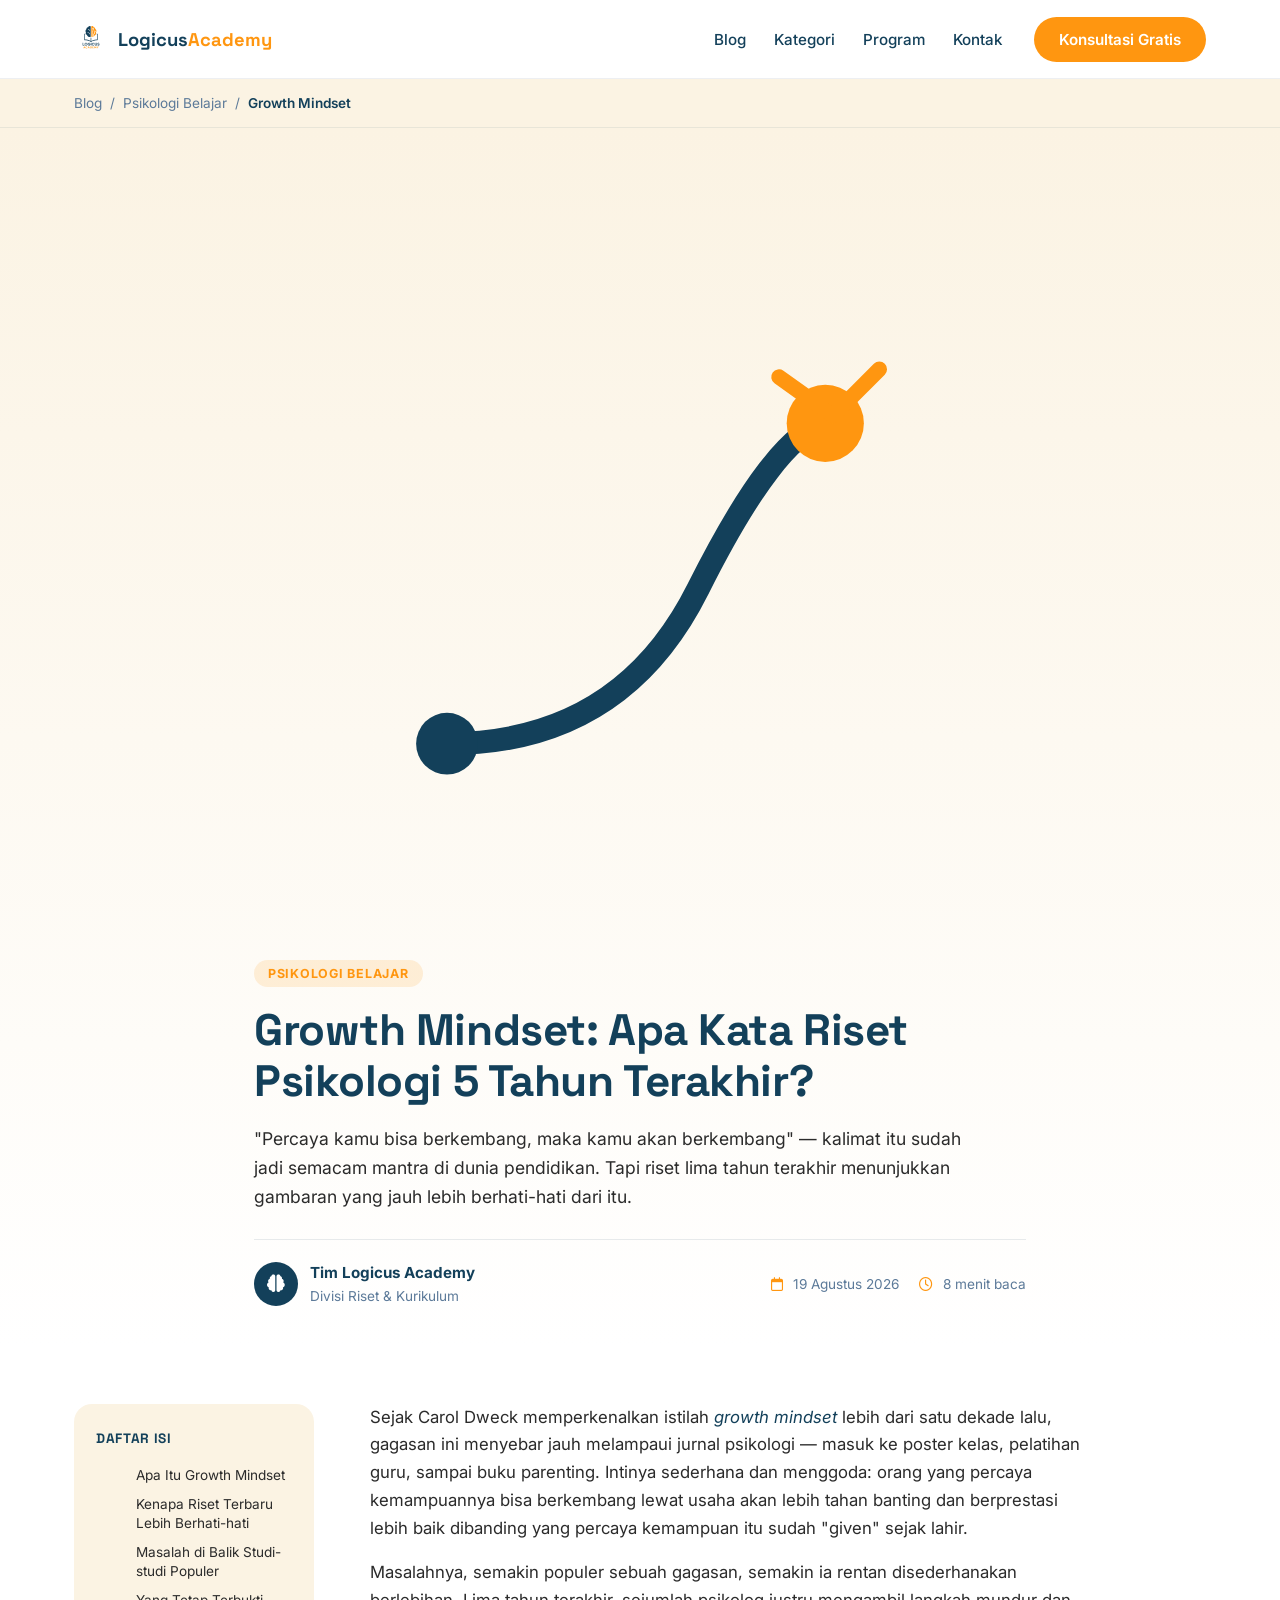
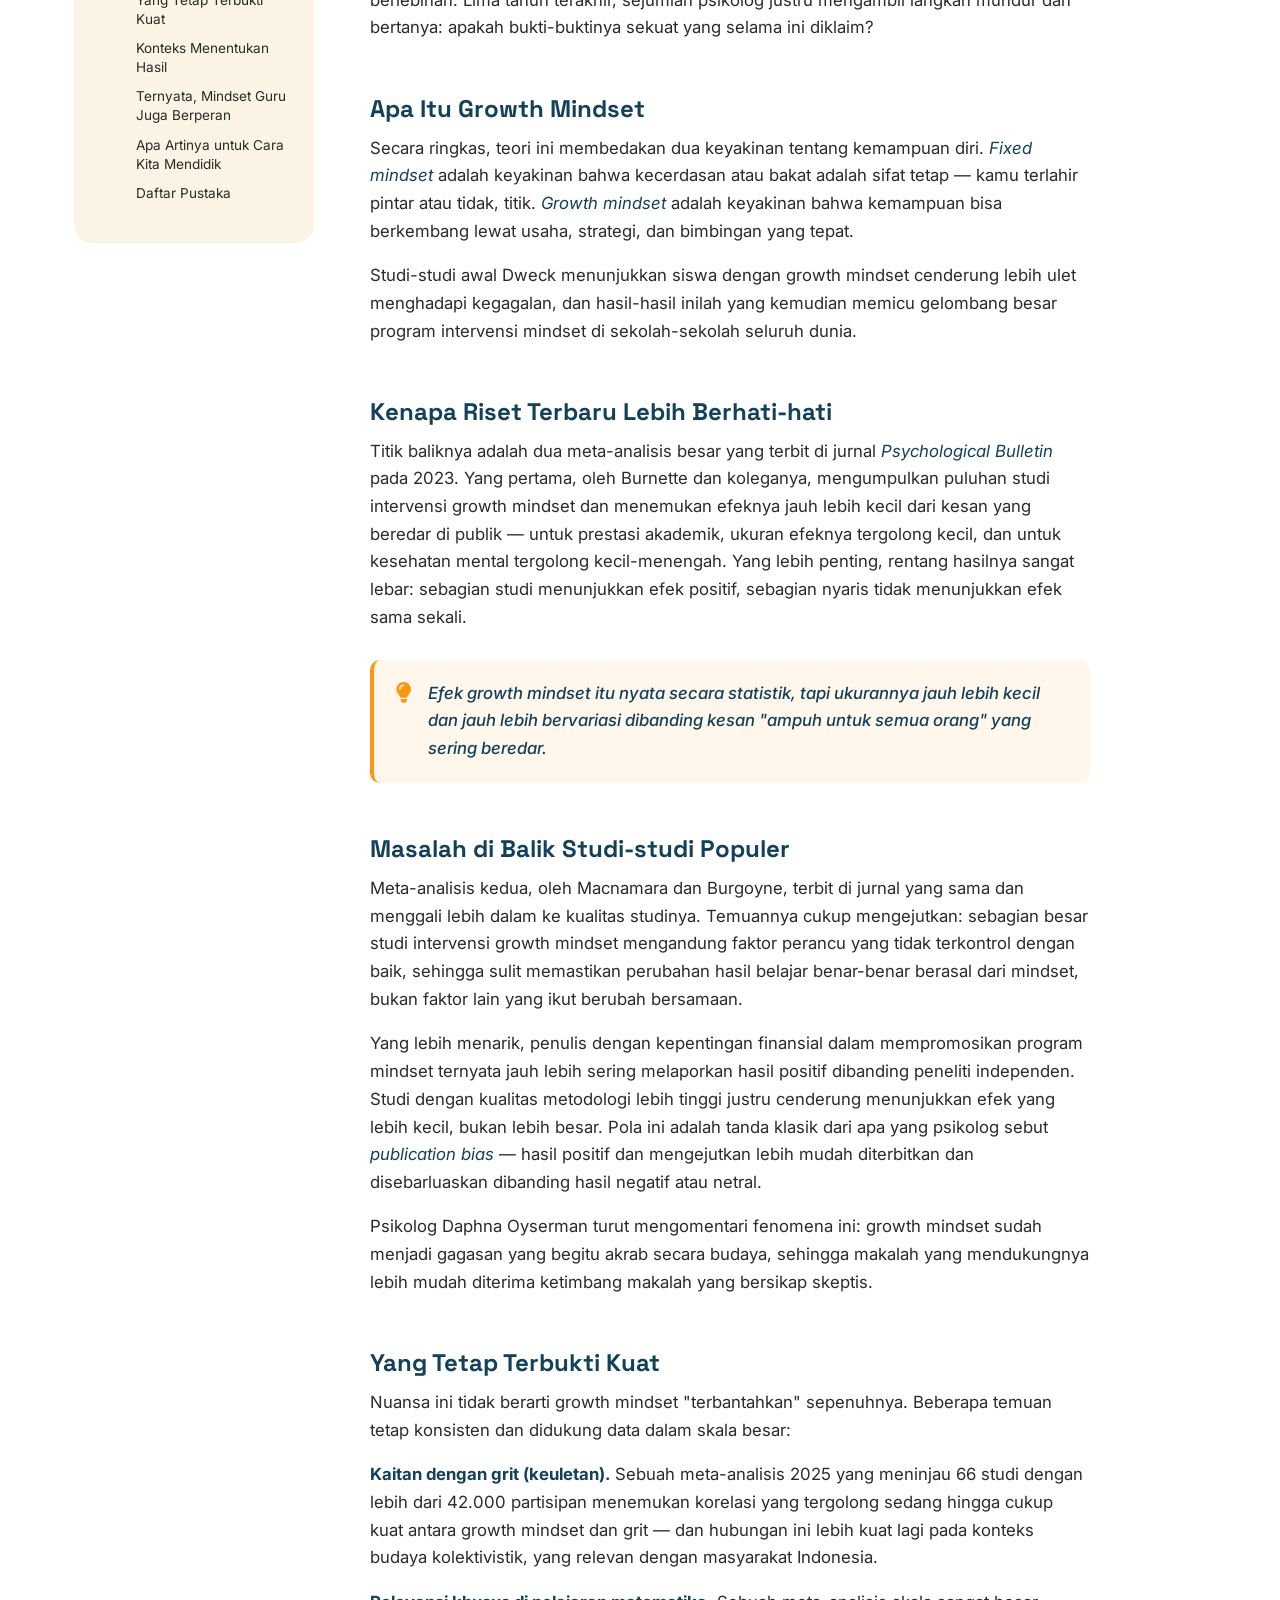
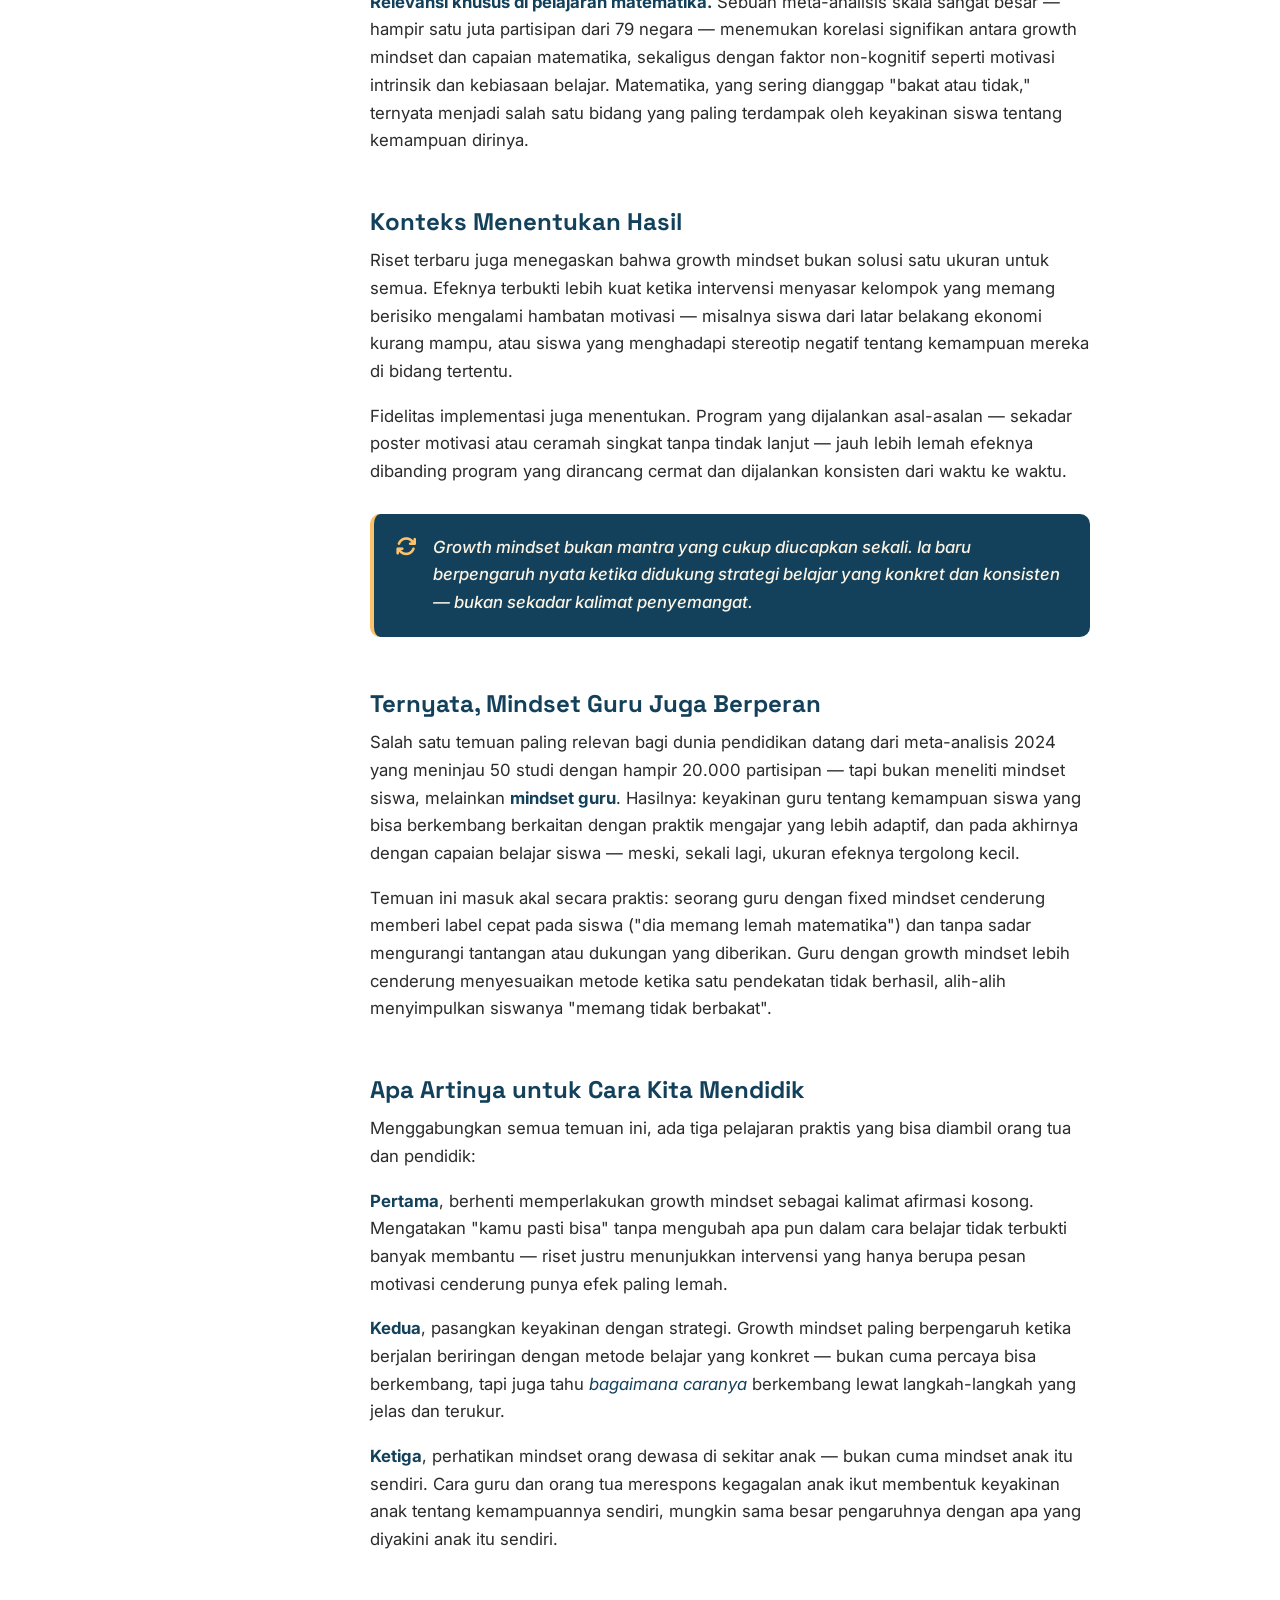
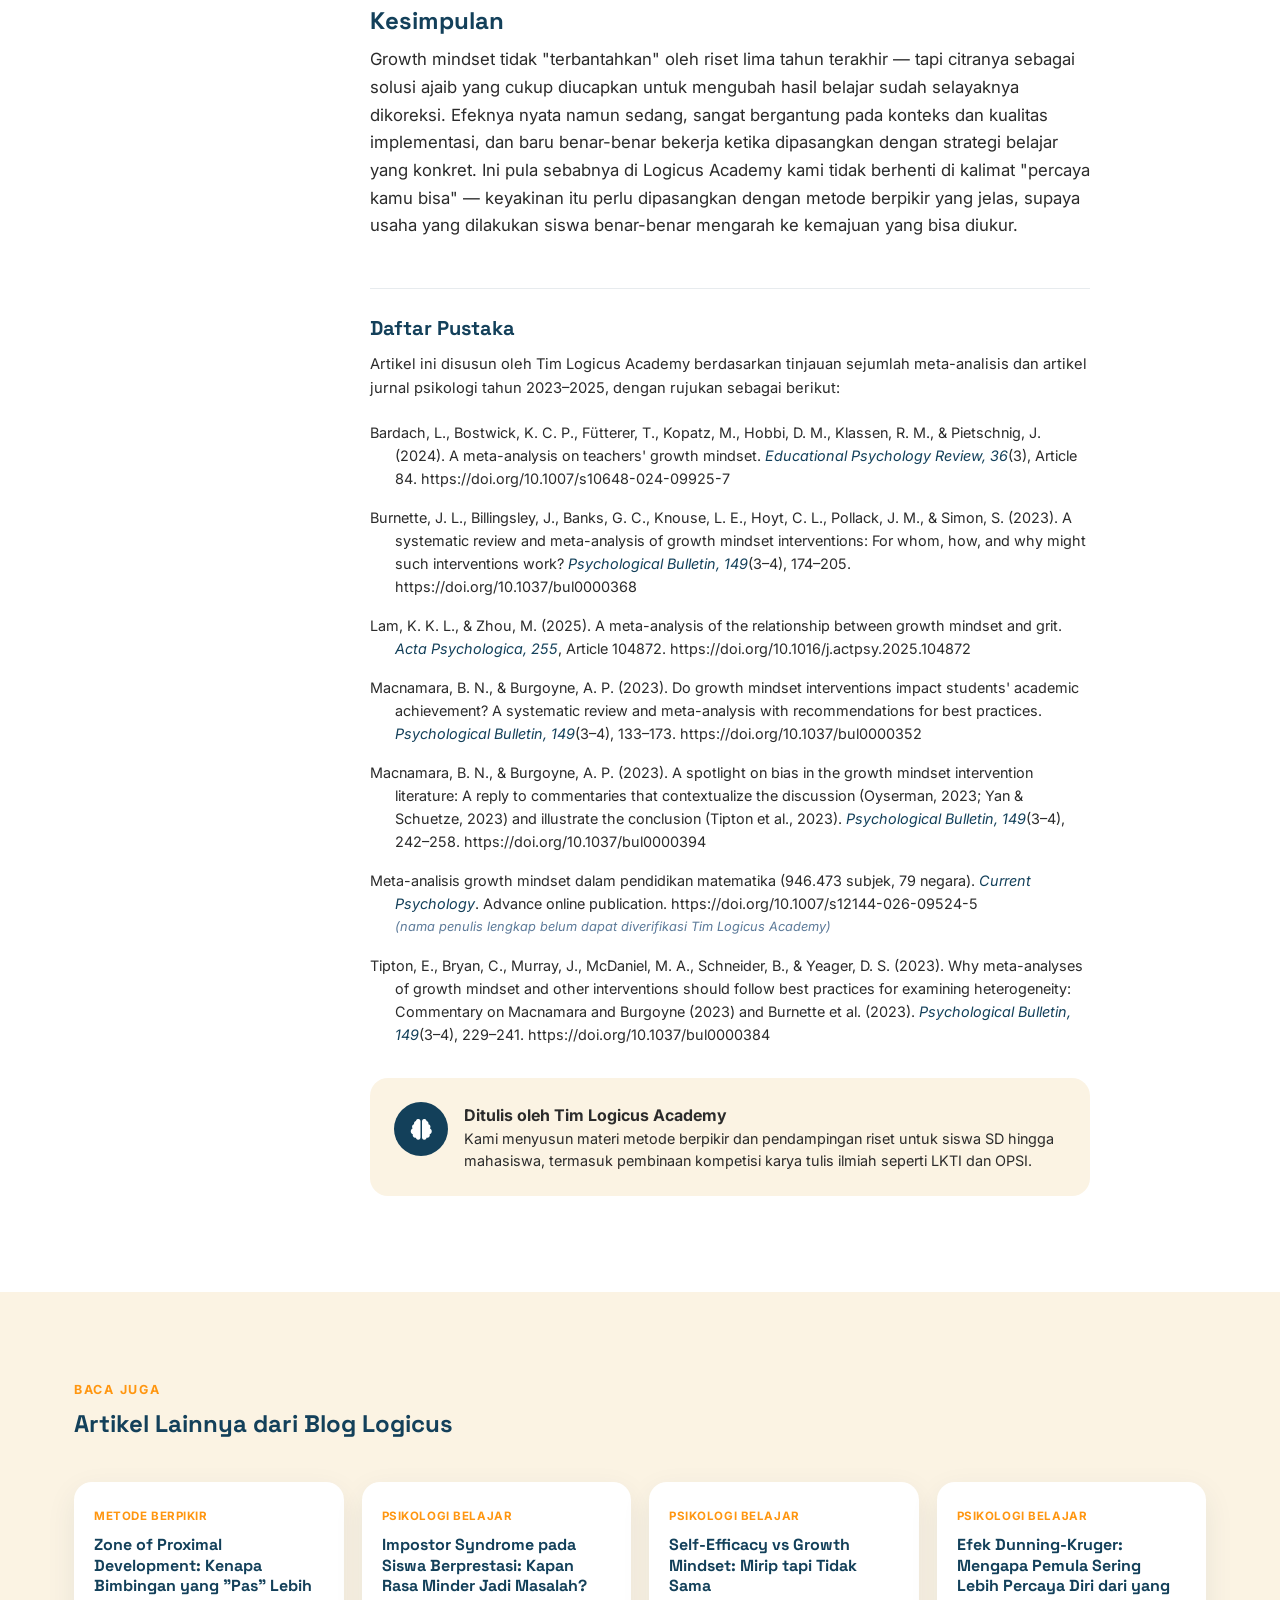
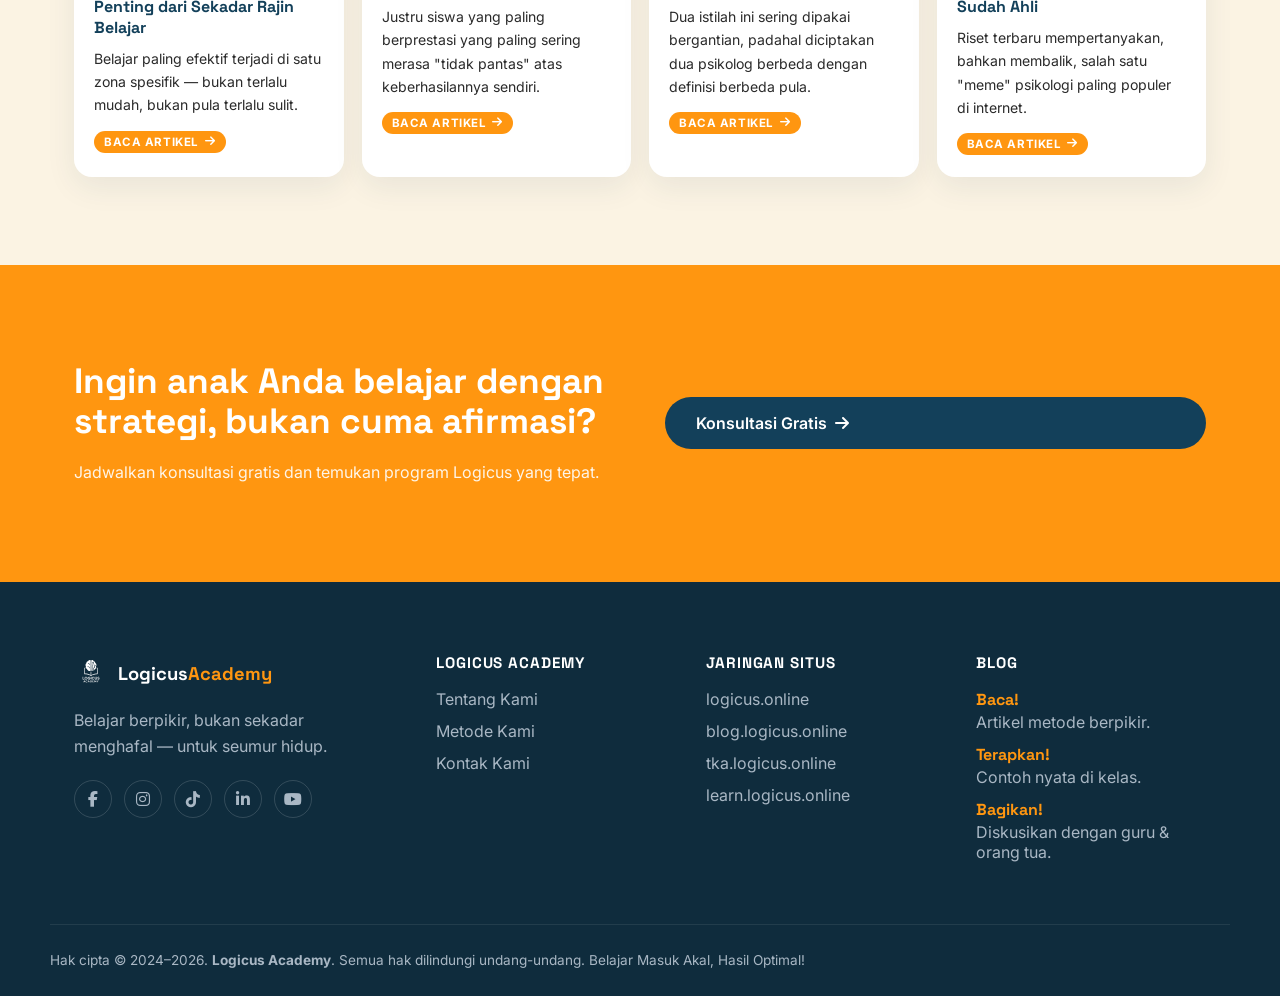
<file: growth-mindset.html>
<!DOCTYPE html>
<html lang="id">
<head>
    <meta charset="UTF-8">
    <meta name="viewport" content="width=device-width, initial-scale=1.0">
    <title>Growth Mindset: Apa Kata Riset Psikologi 5 Tahun Terakhir? — Blog Logicus Academy</title>
    <meta name="description" content="Growth mindset jadi kata populer di dunia pendidikan. Tapi riset psikologi lima tahun terakhir (2021-2025) menunjukkan gambaran yang jauh lebih nuansa dari sekadar 'percaya bisa, jadi bisa'. Simak ringkasannya di Blog Logicus Academy.">
    <link rel="preconnect" href="https://fonts.googleapis.com">
    <link rel="preconnect" href="https://fonts.gstatic.com" crossorigin>
    <link href="https://fonts.googleapis.com/css2?family=Space+Grotesk:wght@500;600;700&family=Inter:wght@400;500;600;700&display=swap" rel="stylesheet">
    <link rel="stylesheet" href="https://cdnjs.cloudflare.com/ajax/libs/font-awesome/6.5.1/css/all.min.css">
    <link rel="stylesheet" href="style.css">
    <link rel="stylesheet" href="blog.css">
</head>
<body>

    <a class="skip-link" href="#main">Langsung ke konten</a>

    <!-- Official vectorized logo (traced 1:1 from master file) reused via <use> -->
    <svg style="position:absolute;width:0;height:0;overflow:hidden" aria-hidden="true">
        <symbol id="logicus-logo-full" viewBox="0 0 500 500">
            <path d="M 306.25,336.00 L 306.00,336.25 L 306.00,363.75 L 306.75,365.00 L 306.75,365.75 L 308.00,368.75 L 310.50,371.75 L 313.25,373.75 L 314.00,373.75 L 315.75,374.75 L 317.00,374.75 L 318.25,375.50 L 326.25,375.50 L 327.50,374.75 L 328.50,374.75 L 329.75,374.00 L 332.25,373.25 L 334.25,371.75 L 336.75,368.75 L 337.00,367.25 L 338.25,365.50 L 338.50,362.00 L 338.75,361.75 L 338.75,336.50 L 338.25,336.00 L 331.00,336.00 L 330.75,336.25 L 330.75,362.00 L 328.75,365.75 L 325.50,368.00 L 319.50,368.00 L 318.25,367.00 L 317.25,366.75 L 315.50,365.25 L 314.00,362.00 L 314.00,360.75 L 313.75,360.50 L 313.75,337.50 L 314.00,336.25 L 313.75,336.00 Z M 248.25,336.00 L 248.00,336.25 L 248.00,374.50 L 248.25,374.75 L 255.75,374.75 L 256.25,374.25 L 256.25,336.50 L 255.75,336.00 Z M 127.75,336.00 L 127.25,336.50 L 127.50,337.75 L 127.25,338.50 L 127.25,344.75 L 127.50,345.00 L 127.50,346.25 L 127.25,346.50 L 127.25,374.25 L 127.75,374.75 L 152.75,374.75 L 153.00,374.50 L 153.00,368.25 L 152.50,367.75 L 135.75,367.75 L 135.00,366.75 L 135.00,337.50 L 135.25,336.50 L 134.75,336.00 Z M 356.00,335.00 L 351.00,337.00 L 347.00,341.00 L 346.00,343.25 L 345.50,345.75 L 345.50,347.75 L 345.75,348.00 L 346.00,350.50 L 347.00,352.75 L 350.00,355.75 L 354.75,357.75 L 355.75,357.75 L 358.00,358.50 L 359.50,358.50 L 362.00,359.75 L 363.00,359.75 L 364.25,360.50 L 366.00,362.50 L 366.00,365.50 L 365.50,366.50 L 363.25,368.50 L 362.00,369.00 L 359.00,369.25 L 358.75,369.00 L 356.75,369.00 L 356.25,368.50 L 355.25,368.25 L 353.75,366.75 L 352.25,364.00 L 345.00,364.00 L 344.75,364.25 L 345.00,367.25 L 346.00,368.50 L 347.00,370.75 L 350.75,373.75 L 352.25,374.00 L 353.25,374.75 L 354.50,374.75 L 355.50,375.50 L 363.00,375.50 L 364.25,374.75 L 365.50,374.75 L 366.25,374.00 L 368.00,373.50 L 369.75,372.50 L 371.50,370.75 L 373.75,367.00 L 373.75,365.25 L 374.00,365.00 L 373.75,359.75 L 372.50,357.25 L 369.75,354.75 L 366.75,353.75 L 365.75,353.00 L 364.50,353.00 L 362.75,352.25 L 361.50,352.25 L 358.75,351.00 L 355.25,350.00 L 353.25,347.50 L 353.25,345.00 L 353.75,343.50 L 355.50,341.75 L 356.75,341.00 L 360.50,340.75 L 361.50,341.50 L 363.50,342.25 L 365.75,345.00 L 366.00,346.25 L 366.75,346.75 L 367.50,346.50 L 373.25,346.50 L 373.50,345.25 L 372.75,344.00 L 372.75,343.00 L 372.00,342.00 L 371.50,340.50 L 370.00,338.75 L 367.75,337.00 L 366.50,336.75 L 365.50,336.00 L 364.75,336.00 L 362.50,335.00 Z M 277.25,335.25 L 276.25,336.00 L 275.50,336.00 L 274.25,336.75 L 272.75,337.00 L 270.00,339.00 L 269.50,339.00 L 267.00,341.25 L 266.75,342.00 L 265.00,344.00 L 264.75,345.00 L 263.25,347.50 L 262.25,351.75 L 262.25,358.50 L 263.00,361.00 L 263.00,362.25 L 263.75,363.25 L 265.00,366.25 L 266.75,368.50 L 269.75,371.50 L 272.75,373.50 L 275.25,374.00 L 276.25,374.75 L 277.50,374.75 L 278.50,375.50 L 286.00,375.50 L 287.25,374.75 L 288.75,374.50 L 289.25,374.00 L 291.00,373.75 L 293.25,372.00 L 294.25,371.75 L 297.50,368.50 L 298.00,367.25 L 299.50,365.50 L 300.25,362.50 L 299.00,362.00 L 292.25,362.25 L 290.00,364.75 L 289.50,365.75 L 288.50,366.00 L 285.25,368.00 L 279.25,368.00 L 278.50,367.75 L 276.25,366.25 L 275.25,366.00 L 272.50,363.25 L 271.75,361.25 L 270.75,359.75 L 270.50,357.25 L 270.25,357.00 L 270.25,353.50 L 271.00,349.75 L 272.50,347.25 L 274.75,344.75 L 275.75,344.50 L 278.25,342.75 L 285.25,342.75 L 288.00,344.50 L 289.50,345.00 L 291.75,348.25 L 292.50,348.75 L 299.50,348.75 L 300.00,348.25 L 299.75,346.50 L 297.50,342.25 L 294.00,338.75 L 291.50,337.00 L 290.00,336.75 L 287.25,335.25 L 286.00,335.25 L 285.75,335.00 Z M 216.75,335.25 L 213.75,336.75 L 212.50,337.00 L 210.25,338.75 L 209.25,339.00 L 206.00,342.50 L 205.75,343.25 L 204.25,345.00 L 204.00,346.50 L 203.25,347.25 L 202.00,351.75 L 202.00,359.25 L 202.50,361.50 L 204.00,364.25 L 204.00,365.25 L 206.00,368.25 L 209.50,371.75 L 210.00,371.75 L 212.75,373.75 L 214.50,374.00 L 215.75,374.75 L 217.00,374.75 L 218.25,375.50 L 225.50,375.50 L 227.00,374.75 L 228.50,374.75 L 229.75,374.00 L 232.25,373.50 L 235.25,371.50 L 238.00,368.75 L 240.75,363.50 L 241.25,359.75 L 241.25,354.00 L 240.50,353.50 L 222.50,353.50 L 222.00,354.00 L 222.00,360.25 L 222.25,360.50 L 232.50,360.50 L 233.00,361.00 L 233.00,361.50 L 232.00,362.50 L 231.75,363.50 L 229.00,366.25 L 226.00,368.00 L 218.50,368.00 L 215.75,366.25 L 214.25,365.75 L 212.00,363.00 L 210.75,360.00 L 210.50,358.25 L 210.00,357.75 L 210.00,352.75 L 210.75,351.50 L 210.75,350.75 L 211.50,349.50 L 211.75,348.25 L 215.00,344.75 L 217.50,343.75 L 218.75,342.75 L 225.00,342.75 L 229.25,345.00 L 232.25,348.50 L 240.25,348.50 L 240.75,348.00 L 240.75,347.50 L 239.50,345.75 L 238.75,343.25 L 234.50,338.75 L 233.50,338.25 L 232.25,337.00 L 230.50,336.75 L 229.50,336.00 L 228.50,336.00 L 227.50,335.25 L 226.50,335.00 Z M 171.50,335.25 L 170.50,336.00 L 169.75,336.00 L 167.75,337.00 L 167.00,337.00 L 164.25,339.00 L 163.75,339.00 L 161.00,341.50 L 158.25,345.25 L 158.00,346.25 L 157.25,347.25 L 157.00,349.50 L 156.25,350.75 L 156.25,352.25 L 155.75,353.75 L 155.75,356.25 L 156.25,358.00 L 156.25,359.75 L 157.00,360.75 L 157.25,363.00 L 158.00,364.50 L 158.75,365.25 L 159.25,366.75 L 164.25,371.75 L 165.25,372.00 L 167.75,373.75 L 169.50,374.00 L 173.00,375.50 L 180.25,375.50 L 181.25,374.75 L 182.50,374.75 L 183.50,374.00 L 185.25,373.75 L 187.50,372.50 L 190.50,370.00 L 191.25,369.75 L 192.00,368.50 L 193.75,366.75 L 194.75,364.50 L 195.75,363.25 L 195.75,362.25 L 196.50,360.00 L 196.50,358.75 L 197.00,357.75 L 197.00,354.50 L 196.50,352.75 L 196.50,351.00 L 195.75,348.00 L 193.50,343.75 L 192.00,342.25 L 191.50,341.25 L 189.25,339.25 L 187.00,338.00 L 186.00,337.00 L 184.25,336.75 L 181.50,335.25 L 180.00,335.25 L 179.75,335.00 Z M 173.00,342.75 L 179.75,342.75 L 184.00,345.00 L 186.00,347.00 L 187.00,349.00 L 187.75,349.75 L 188.75,353.75 L 188.75,357.75 L 187.50,361.50 L 186.75,362.25 L 186.50,363.00 L 183.50,366.00 L 183.00,366.00 L 179.25,368.00 L 173.50,368.00 L 172.50,367.25 L 169.50,366.00 L 166.75,363.50 L 166.50,362.75 L 165.25,361.25 L 164.75,360.00 L 164.50,357.75 L 163.75,356.25 L 163.75,354.00 L 164.50,352.50 L 164.50,351.00 L 165.00,349.25 L 168.50,345.00 Z M 152.00,204.50 L 151.50,292.75 L 155.50,296.75 L 176.75,297.75 L 199.25,301.75 L 218.75,307.75 L 232.75,313.75 L 244.25,320.75 L 250.50,321.75 L 254.50,320.75 L 275.00,309.75 L 292.00,303.75 L 323.50,297.75 L 342.25,297.25 L 346.00,295.50 L 347.50,293.25 L 347.50,205.25 L 344.25,200.75 L 333.25,200.75 L 330.50,209.75 L 338.75,210.50 L 338.50,287.25 L 308.00,290.25 L 290.50,294.25 L 273.25,300.00 L 254.75,309.25 L 253.75,308.75 L 253.75,263.00 L 250.25,259.00 L 248.50,259.00 L 245.50,262.00 L 244.75,309.00 L 220.25,298.00 L 200.25,292.25 L 176.25,288.25 L 160.75,287.25 L 160.50,210.50 L 168.75,208.75 L 165.50,200.50 L 155.75,200.50 Z M 236.25,88.75 L 229.50,89.25 L 228.25,90.00 L 222.75,91.00 L 221.00,92.25 L 218.50,93.00 L 211.25,99.00 L 207.25,105.25 L 200.75,107.00 L 199.75,108.00 L 197.00,109.00 L 194.25,110.75 L 190.00,114.75 L 187.25,118.25 L 185.00,122.50 L 183.00,129.00 L 182.50,135.50 L 177.00,140.25 L 173.00,146.25 L 171.00,150.50 L 170.75,153.25 L 169.25,157.75 L 169.25,167.00 L 171.00,173.75 L 175.00,181.00 L 175.00,182.50 L 173.25,186.25 L 172.75,189.00 L 172.50,195.25 L 173.00,199.25 L 175.25,205.50 L 176.00,206.00 L 177.00,208.50 L 181.25,213.75 L 185.50,217.50 L 189.75,219.75 L 191.75,221.75 L 193.00,226.50 L 196.25,232.75 L 203.50,240.75 L 209.00,244.50 L 213.50,246.75 L 215.50,247.00 L 218.50,248.50 L 223.50,249.00 L 228.75,250.50 L 236.50,250.50 L 241.25,248.75 L 244.00,246.00 L 245.50,241.75 L 245.50,98.25 L 244.75,94.00 L 242.75,91.50 L 238.25,89.00 Z M 199.50,179.75 L 200.50,178.75 L 203.25,178.75 L 206.25,181.75 L 209.25,183.50 L 210.25,183.75 L 211.25,184.50 L 213.75,185.00 L 214.75,185.75 L 217.00,186.50 L 219.00,186.75 L 219.75,187.50 L 223.50,189.00 L 224.00,189.75 L 225.25,190.25 L 227.25,191.75 L 229.75,194.25 L 230.00,195.00 L 231.25,196.25 L 231.75,197.50 L 233.00,199.00 L 233.00,199.75 L 233.75,201.25 L 234.25,203.50 L 235.00,204.75 L 235.00,207.75 L 234.00,209.25 L 233.00,210.00 L 231.25,210.25 L 230.50,210.00 L 229.25,208.75 L 228.00,206.00 L 227.50,203.25 L 226.75,201.75 L 224.75,198.75 L 222.50,196.50 L 218.50,194.00 L 217.50,194.00 L 216.00,193.00 L 214.50,192.75 L 212.75,192.00 L 211.75,192.00 L 208.25,190.25 L 207.00,190.00 L 202.25,187.00 L 199.75,184.50 L 198.75,182.75 L 198.75,181.00 Z M 207.25,133.25 L 210.75,133.25 L 211.75,133.75 L 213.50,133.75 L 216.50,135.50 L 217.75,135.75 L 220.25,137.75 L 220.75,137.75 L 225.25,142.25 L 226.00,143.75 L 227.00,144.75 L 227.00,145.25 L 229.00,148.75 L 229.25,150.50 L 230.00,152.50 L 230.00,153.75 L 230.50,155.00 L 230.50,158.50 L 230.00,159.25 L 230.00,160.00 L 229.25,161.00 L 228.25,161.50 L 226.25,161.50 L 224.75,160.25 L 223.75,157.75 L 223.75,154.75 L 223.00,152.00 L 221.75,150.00 L 221.50,148.75 L 219.75,146.75 L 219.50,146.00 L 217.25,143.75 L 215.00,142.00 L 212.25,141.00 L 211.00,140.00 L 207.00,139.25 L 205.75,138.00 L 205.25,137.00 L 205.25,135.75 L 205.75,134.25 Z" fill="#13405A" fill-rule="evenodd"/>
            <path d="M 335.75,389.25 L 335.75,390.00 L 336.75,391.50 L 337.25,393.00 L 338.75,395.00 L 339.00,396.25 L 340.50,398.00 L 341.25,400.00 L 342.50,401.50 L 343.25,403.50 L 345.00,406.00 L 345.00,416.50 L 345.50,417.00 L 350.50,417.00 L 351.00,416.50 L 351.00,406.00 L 351.75,405.00 L 352.75,402.50 L 353.75,401.50 L 354.75,399.75 L 354.75,399.25 L 357.50,395.25 L 358.75,392.50 L 359.75,391.50 L 360.25,389.50 L 360.00,389.25 L 354.50,389.25 L 354.00,389.50 L 353.00,390.75 L 351.75,393.75 L 351.00,394.50 L 351.00,395.00 L 350.25,396.50 L 349.00,398.00 L 348.75,399.00 L 348.25,399.50 L 347.75,399.50 L 347.00,398.75 L 346.50,397.00 L 344.75,394.50 L 344.75,394.00 L 343.75,392.00 L 343.00,391.25 L 342.50,389.75 L 341.75,389.25 Z M 297.75,390.25 L 297.75,416.25 L 298.25,417.00 L 303.50,417.00 L 303.75,416.75 L 303.75,400.00 L 304.25,399.50 L 305.25,400.25 L 306.00,402.00 L 307.25,403.25 L 308.00,405.00 L 312.00,410.75 L 313.50,410.75 L 314.50,410.00 L 315.75,407.50 L 316.75,406.50 L 317.00,405.50 L 318.75,403.25 L 319.75,401.25 L 321.25,400.25 L 321.75,400.75 L 321.75,416.50 L 322.25,417.00 L 327.50,417.00 L 327.75,416.75 L 327.75,389.50 L 327.50,389.25 L 321.25,389.25 L 319.25,392.00 L 318.75,393.25 L 317.75,394.25 L 316.75,396.50 L 315.50,397.75 L 315.00,399.00 L 313.25,401.25 L 312.75,401.25 L 311.75,400.25 L 310.75,398.25 L 309.75,397.25 L 309.50,396.25 L 307.75,394.25 L 307.50,393.25 L 304.50,389.25 L 298.25,389.25 Z M 271.00,389.25 L 270.25,390.50 L 270.25,416.50 L 271.00,417.00 L 288.50,417.00 L 288.75,416.75 L 288.75,412.00 L 288.25,411.50 L 287.25,411.75 L 284.25,411.75 L 284.00,411.50 L 282.75,411.75 L 280.00,411.75 L 279.75,411.50 L 277.25,411.75 L 276.50,410.75 L 276.50,406.75 L 277.25,406.00 L 287.00,406.00 L 287.50,405.50 L 287.50,401.25 L 287.00,400.75 L 278.50,400.75 L 278.25,401.00 L 277.00,400.75 L 276.50,400.25 L 276.50,395.25 L 277.50,394.25 L 278.25,394.50 L 288.25,394.50 L 288.75,394.00 L 288.75,389.50 L 288.50,389.25 Z M 237.75,389.25 L 237.25,389.75 L 237.25,416.50 L 237.75,417.00 L 250.50,417.00 L 250.75,416.75 L 253.50,416.50 L 255.25,415.25 L 257.00,414.75 L 258.50,413.50 L 260.50,411.00 L 260.75,409.75 L 261.75,408.25 L 262.00,406.25 L 262.50,405.00 L 262.50,400.75 L 261.75,398.00 L 261.00,397.00 L 260.75,395.75 L 260.00,394.50 L 258.00,392.25 L 254.50,390.00 L 253.25,390.00 L 250.75,389.25 Z M 244.25,394.50 L 250.00,394.75 L 252.50,395.75 L 254.75,398.00 L 255.00,399.00 L 256.00,400.50 L 256.25,403.25 L 256.00,403.50 L 255.75,406.50 L 255.00,407.25 L 254.75,408.25 L 251.75,411.00 L 250.00,411.50 L 245.75,411.75 L 245.50,411.50 L 244.00,411.50 L 243.25,410.75 L 243.25,395.25 Z M 213.25,389.25 L 212.25,390.50 L 211.75,393.00 L 211.00,394.00 L 211.00,394.75 L 210.00,396.50 L 209.75,398.25 L 209.00,399.25 L 208.00,401.75 L 208.00,403.00 L 206.25,406.25 L 205.75,408.75 L 204.25,411.50 L 203.75,414.00 L 203.25,414.50 L 202.50,416.50 L 203.00,417.00 L 208.50,417.00 L 209.25,416.25 L 209.75,414.00 L 211.25,411.75 L 221.50,411.75 L 222.75,413.50 L 223.50,416.00 L 224.25,417.00 L 229.75,417.00 L 230.25,416.25 L 229.50,415.25 L 229.50,414.25 L 227.75,410.75 L 227.50,409.00 L 225.75,405.25 L 224.75,402.00 L 223.75,400.75 L 223.50,398.75 L 223.00,398.00 L 222.75,396.75 L 221.75,395.25 L 221.00,392.25 L 220.00,390.75 L 219.75,389.75 L 219.25,389.25 Z M 216.25,397.25 L 217.25,398.25 L 218.00,401.50 L 219.75,405.00 L 219.75,405.50 L 219.00,406.25 L 218.25,406.50 L 213.50,406.25 L 213.00,405.75 L 213.00,405.00 L 213.75,403.75 L 214.00,401.75 L 214.50,401.25 L 215.75,397.75 Z M 149.00,389.50 L 148.00,391.00 L 147.75,392.25 L 147.25,393.00 L 147.00,394.75 L 146.00,396.25 L 145.00,399.00 L 145.00,399.75 L 144.00,401.25 L 143.75,403.00 L 143.25,403.50 L 143.25,404.25 L 141.75,407.50 L 141.00,410.25 L 140.00,411.75 L 140.00,412.75 L 138.50,416.00 L 138.50,416.75 L 138.75,417.00 L 144.25,417.00 L 145.50,414.75 L 146.00,412.75 L 147.25,411.75 L 156.75,411.75 L 158.00,412.75 L 158.25,413.75 L 158.75,414.00 L 159.00,415.75 L 159.50,416.75 L 160.00,417.00 L 165.50,417.00 L 165.75,415.75 L 164.75,414.00 L 164.75,412.75 L 163.00,409.75 L 162.75,407.50 L 160.75,403.75 L 160.75,402.50 L 159.75,401.00 L 158.75,398.50 L 158.75,397.50 L 157.75,396.00 L 157.25,394.00 L 156.75,393.25 L 156.75,392.25 L 156.00,391.25 L 155.50,389.75 L 154.75,389.25 L 149.50,389.25 Z M 151.75,397.50 L 152.25,397.50 L 153.00,398.25 L 153.25,400.50 L 155.00,404.00 L 155.25,405.75 L 154.50,406.50 L 153.25,406.25 L 151.00,406.50 L 150.75,406.25 L 149.25,406.25 L 148.75,405.75 L 149.75,402.00 L 150.75,400.50 L 151.00,398.50 Z M 178.00,390.00 L 175.25,391.75 L 173.25,393.75 L 171.75,396.75 L 171.00,397.50 L 170.75,400.25 L 170.50,400.50 L 170.50,406.00 L 171.00,407.50 L 171.00,408.75 L 172.75,411.25 L 173.25,412.50 L 175.25,414.50 L 178.75,416.75 L 182.00,417.00 L 183.75,417.75 L 186.25,417.75 L 188.75,417.00 L 191.00,416.75 L 193.25,415.00 L 194.00,414.75 L 195.75,413.00 L 197.00,410.25 L 197.50,409.75 L 197.50,408.75 L 197.25,408.50 L 196.75,408.75 L 191.25,408.75 L 189.25,411.00 L 188.75,411.00 L 187.00,412.00 L 183.00,412.00 L 181.50,411.50 L 178.75,409.50 L 176.75,406.25 L 176.75,404.50 L 176.50,404.25 L 176.75,400.00 L 178.00,397.75 L 179.75,395.75 L 181.00,395.00 L 182.75,394.75 L 183.50,394.25 L 185.50,394.25 L 188.00,395.00 L 189.25,395.75 L 191.75,398.25 L 197.00,398.25 L 197.50,397.75 L 197.50,397.25 L 196.00,395.00 L 195.75,394.00 L 194.00,392.00 L 191.50,390.00 L 190.75,390.00 L 189.50,389.25 L 188.50,389.25 L 187.25,388.75 L 182.50,388.75 L 181.50,389.25 L 180.00,389.25 L 179.25,389.75 Z M 304.25,163.00 L 301.75,164.25 L 300.00,165.75 L 299.25,168.25 L 299.50,171.50 L 301.00,173.75 L 302.50,174.75 L 307.25,174.75 L 309.25,173.25 L 310.75,171.00 L 310.75,169.50 L 311.00,169.25 L 310.75,167.50 L 310.00,166.75 L 309.50,165.25 L 308.00,164.00 L 306.25,163.25 Z M 278.50,122.00 L 276.75,123.25 L 275.25,126.50 L 275.25,128.50 L 276.00,130.25 L 278.25,132.75 L 279.25,133.25 L 282.75,133.25 L 283.50,133.00 L 285.75,131.25 L 285.75,130.75 L 286.75,129.25 L 286.75,125.50 L 285.75,123.50 L 284.00,122.00 L 283.25,121.75 Z M 262.25,88.75 L 257.75,90.50 L 254.00,95.75 L 254.00,243.00 L 256.75,247.50 L 263.00,250.50 L 264.00,250.00 L 264.00,172.50 L 266.75,165.50 L 275.75,155.00 L 277.75,150.75 L 277.75,140.00 L 273.50,137.75 L 268.75,130.75 L 268.75,124.00 L 274.25,116.50 L 283.00,114.50 L 287.75,116.25 L 291.00,119.25 L 294.00,126.75 L 291.25,135.25 L 284.25,140.50 L 283.75,155.25 L 274.25,167.25 L 271.00,173.75 L 271.00,250.00 L 280.25,248.50 L 282.50,246.75 L 282.50,212.50 L 284.25,207.25 L 289.00,202.00 L 299.25,196.00 L 301.75,192.00 L 301.75,182.00 L 294.25,176.25 L 292.00,169.75 L 294.00,163.00 L 300.75,157.00 L 309.25,157.00 L 315.00,161.25 L 317.00,165.00 L 317.50,170.50 L 314.75,177.75 L 308.75,182.00 L 308.75,193.25 L 307.00,197.75 L 303.25,201.75 L 292.25,208.25 L 290.00,211.25 L 290.25,244.00 L 299.50,236.25 L 304.75,224.50 L 314.50,218.75 L 318.75,214.50 L 322.75,207.75 L 325.25,198.50 L 325.25,189.75 L 323.50,181.75 L 328.75,172.00 L 329.75,161.00 L 326.75,148.25 L 322.50,141.25 L 312.50,132.50 L 311.50,123.50 L 306.75,114.75 L 299.50,109.00 L 291.50,106.50 L 285.50,97.50 L 280.00,93.25 L 269.25,89.00 Z" fill="#FF9610" fill-rule="evenodd"/>
        </symbol>
        <symbol id="logicus-logo-white" viewBox="0 0 500 500">
            <path d="M 306.25,336.00 L 306.00,336.25 L 306.00,363.75 L 306.75,365.00 L 306.75,365.75 L 308.00,368.75 L 310.50,371.75 L 313.25,373.75 L 314.00,373.75 L 315.75,374.75 L 317.00,374.75 L 318.25,375.50 L 326.25,375.50 L 327.50,374.75 L 328.50,374.75 L 329.75,374.00 L 332.25,373.25 L 334.25,371.75 L 336.75,368.75 L 337.00,367.25 L 338.25,365.50 L 338.50,362.00 L 338.75,361.75 L 338.75,336.50 L 338.25,336.00 L 331.00,336.00 L 330.75,336.25 L 330.75,362.00 L 328.75,365.75 L 325.50,368.00 L 319.50,368.00 L 318.25,367.00 L 317.25,366.75 L 315.50,365.25 L 314.00,362.00 L 314.00,360.75 L 313.75,360.50 L 313.75,337.50 L 314.00,336.25 L 313.75,336.00 Z M 248.25,336.00 L 248.00,336.25 L 248.00,374.50 L 248.25,374.75 L 255.75,374.75 L 256.25,374.25 L 256.25,336.50 L 255.75,336.00 Z M 127.75,336.00 L 127.25,336.50 L 127.50,337.75 L 127.25,338.50 L 127.25,344.75 L 127.50,345.00 L 127.50,346.25 L 127.25,346.50 L 127.25,374.25 L 127.75,374.75 L 152.75,374.75 L 153.00,374.50 L 153.00,368.25 L 152.50,367.75 L 135.75,367.75 L 135.00,366.75 L 135.00,337.50 L 135.25,336.50 L 134.75,336.00 Z M 356.00,335.00 L 351.00,337.00 L 347.00,341.00 L 346.00,343.25 L 345.50,345.75 L 345.50,347.75 L 345.75,348.00 L 346.00,350.50 L 347.00,352.75 L 350.00,355.75 L 354.75,357.75 L 355.75,357.75 L 358.00,358.50 L 359.50,358.50 L 362.00,359.75 L 363.00,359.75 L 364.25,360.50 L 366.00,362.50 L 366.00,365.50 L 365.50,366.50 L 363.25,368.50 L 362.00,369.00 L 359.00,369.25 L 358.75,369.00 L 356.75,369.00 L 356.25,368.50 L 355.25,368.25 L 353.75,366.75 L 352.25,364.00 L 345.00,364.00 L 344.75,364.25 L 345.00,367.25 L 346.00,368.50 L 347.00,370.75 L 350.75,373.75 L 352.25,374.00 L 353.25,374.75 L 354.50,374.75 L 355.50,375.50 L 363.00,375.50 L 364.25,374.75 L 365.50,374.75 L 366.25,374.00 L 368.00,373.50 L 369.75,372.50 L 371.50,370.75 L 373.75,367.00 L 373.75,365.25 L 374.00,365.00 L 373.75,359.75 L 372.50,357.25 L 369.75,354.75 L 366.75,353.75 L 365.75,353.00 L 364.50,353.00 L 362.75,352.25 L 361.50,352.25 L 358.75,351.00 L 355.25,350.00 L 353.25,347.50 L 353.25,345.00 L 353.75,343.50 L 355.50,341.75 L 356.75,341.00 L 360.50,340.75 L 361.50,341.50 L 363.50,342.25 L 365.75,345.00 L 366.00,346.25 L 366.75,346.75 L 367.50,346.50 L 373.25,346.50 L 373.50,345.25 L 372.75,344.00 L 372.75,343.00 L 372.00,342.00 L 371.50,340.50 L 370.00,338.75 L 367.75,337.00 L 366.50,336.75 L 365.50,336.00 L 364.75,336.00 L 362.50,335.00 Z M 277.25,335.25 L 276.25,336.00 L 275.50,336.00 L 274.25,336.75 L 272.75,337.00 L 270.00,339.00 L 269.50,339.00 L 267.00,341.25 L 266.75,342.00 L 265.00,344.00 L 264.75,345.00 L 263.25,347.50 L 262.25,351.75 L 262.25,358.50 L 263.00,361.00 L 263.00,362.25 L 263.75,363.25 L 265.00,366.25 L 266.75,368.50 L 269.75,371.50 L 272.75,373.50 L 275.25,374.00 L 276.25,374.75 L 277.50,374.75 L 278.50,375.50 L 286.00,375.50 L 287.25,374.75 L 288.75,374.50 L 289.25,374.00 L 291.00,373.75 L 293.25,372.00 L 294.25,371.75 L 297.50,368.50 L 298.00,367.25 L 299.50,365.50 L 300.25,362.50 L 299.00,362.00 L 292.25,362.25 L 290.00,364.75 L 289.50,365.75 L 288.50,366.00 L 285.25,368.00 L 279.25,368.00 L 278.50,367.75 L 276.25,366.25 L 275.25,366.00 L 272.50,363.25 L 271.75,361.25 L 270.75,359.75 L 270.50,357.25 L 270.25,357.00 L 270.25,353.50 L 271.00,349.75 L 272.50,347.25 L 274.75,344.75 L 275.75,344.50 L 278.25,342.75 L 285.25,342.75 L 288.00,344.50 L 289.50,345.00 L 291.75,348.25 L 292.50,348.75 L 299.50,348.75 L 300.00,348.25 L 299.75,346.50 L 297.50,342.25 L 294.00,338.75 L 291.50,337.00 L 290.00,336.75 L 287.25,335.25 L 286.00,335.25 L 285.75,335.00 Z M 216.75,335.25 L 213.75,336.75 L 212.50,337.00 L 210.25,338.75 L 209.25,339.00 L 206.00,342.50 L 205.75,343.25 L 204.25,345.00 L 204.00,346.50 L 203.25,347.25 L 202.00,351.75 L 202.00,359.25 L 202.50,361.50 L 204.00,364.25 L 204.00,365.25 L 206.00,368.25 L 209.50,371.75 L 210.00,371.75 L 212.75,373.75 L 214.50,374.00 L 215.75,374.75 L 217.00,374.75 L 218.25,375.50 L 225.50,375.50 L 227.00,374.75 L 228.50,374.75 L 229.75,374.00 L 232.25,373.50 L 235.25,371.50 L 238.00,368.75 L 240.75,363.50 L 241.25,359.75 L 241.25,354.00 L 240.50,353.50 L 222.50,353.50 L 222.00,354.00 L 222.00,360.25 L 222.25,360.50 L 232.50,360.50 L 233.00,361.00 L 233.00,361.50 L 232.00,362.50 L 231.75,363.50 L 229.00,366.25 L 226.00,368.00 L 218.50,368.00 L 215.75,366.25 L 214.25,365.75 L 212.00,363.00 L 210.75,360.00 L 210.50,358.25 L 210.00,357.75 L 210.00,352.75 L 210.75,351.50 L 210.75,350.75 L 211.50,349.50 L 211.75,348.25 L 215.00,344.75 L 217.50,343.75 L 218.75,342.75 L 225.00,342.75 L 229.25,345.00 L 232.25,348.50 L 240.25,348.50 L 240.75,348.00 L 240.75,347.50 L 239.50,345.75 L 238.75,343.25 L 234.50,338.75 L 233.50,338.25 L 232.25,337.00 L 230.50,336.75 L 229.50,336.00 L 228.50,336.00 L 227.50,335.25 L 226.50,335.00 Z M 171.50,335.25 L 170.50,336.00 L 169.75,336.00 L 167.75,337.00 L 167.00,337.00 L 164.25,339.00 L 163.75,339.00 L 161.00,341.50 L 158.25,345.25 L 158.00,346.25 L 157.25,347.25 L 157.00,349.50 L 156.25,350.75 L 156.25,352.25 L 155.75,353.75 L 155.75,356.25 L 156.25,358.00 L 156.25,359.75 L 157.00,360.75 L 157.25,363.00 L 158.00,364.50 L 158.75,365.25 L 159.25,366.75 L 164.25,371.75 L 165.25,372.00 L 167.75,373.75 L 169.50,374.00 L 173.00,375.50 L 180.25,375.50 L 181.25,374.75 L 182.50,374.75 L 183.50,374.00 L 185.25,373.75 L 187.50,372.50 L 190.50,370.00 L 191.25,369.75 L 192.00,368.50 L 193.75,366.75 L 194.75,364.50 L 195.75,363.25 L 195.75,362.25 L 196.50,360.00 L 196.50,358.75 L 197.00,357.75 L 197.00,354.50 L 196.50,352.75 L 196.50,351.00 L 195.75,348.00 L 193.50,343.75 L 192.00,342.25 L 191.50,341.25 L 189.25,339.25 L 187.00,338.00 L 186.00,337.00 L 184.25,336.75 L 181.50,335.25 L 180.00,335.25 L 179.75,335.00 Z M 173.00,342.75 L 179.75,342.75 L 184.00,345.00 L 186.00,347.00 L 187.00,349.00 L 187.75,349.75 L 188.75,353.75 L 188.75,357.75 L 187.50,361.50 L 186.75,362.25 L 186.50,363.00 L 183.50,366.00 L 183.00,366.00 L 179.25,368.00 L 173.50,368.00 L 172.50,367.25 L 169.50,366.00 L 166.75,363.50 L 166.50,362.75 L 165.25,361.25 L 164.75,360.00 L 164.50,357.75 L 163.75,356.25 L 163.75,354.00 L 164.50,352.50 L 164.50,351.00 L 165.00,349.25 L 168.50,345.00 Z M 152.00,204.50 L 151.50,292.75 L 155.50,296.75 L 176.75,297.75 L 199.25,301.75 L 218.75,307.75 L 232.75,313.75 L 244.25,320.75 L 250.50,321.75 L 254.50,320.75 L 275.00,309.75 L 292.00,303.75 L 323.50,297.75 L 342.25,297.25 L 346.00,295.50 L 347.50,293.25 L 347.50,205.25 L 344.25,200.75 L 333.25,200.75 L 330.50,209.75 L 338.75,210.50 L 338.50,287.25 L 308.00,290.25 L 290.50,294.25 L 273.25,300.00 L 254.75,309.25 L 253.75,308.75 L 253.75,263.00 L 250.25,259.00 L 248.50,259.00 L 245.50,262.00 L 244.75,309.00 L 220.25,298.00 L 200.25,292.25 L 176.25,288.25 L 160.75,287.25 L 160.50,210.50 L 168.75,208.75 L 165.50,200.50 L 155.75,200.50 Z M 236.25,88.75 L 229.50,89.25 L 228.25,90.00 L 222.75,91.00 L 221.00,92.25 L 218.50,93.00 L 211.25,99.00 L 207.25,105.25 L 200.75,107.00 L 199.75,108.00 L 197.00,109.00 L 194.25,110.75 L 190.00,114.75 L 187.25,118.25 L 185.00,122.50 L 183.00,129.00 L 182.50,135.50 L 177.00,140.25 L 173.00,146.25 L 171.00,150.50 L 170.75,153.25 L 169.25,157.75 L 169.25,167.00 L 171.00,173.75 L 175.00,181.00 L 175.00,182.50 L 173.25,186.25 L 172.75,189.00 L 172.50,195.25 L 173.00,199.25 L 175.25,205.50 L 176.00,206.00 L 177.00,208.50 L 181.25,213.75 L 185.50,217.50 L 189.75,219.75 L 191.75,221.75 L 193.00,226.50 L 196.25,232.75 L 203.50,240.75 L 209.00,244.50 L 213.50,246.75 L 215.50,247.00 L 218.50,248.50 L 223.50,249.00 L 228.75,250.50 L 236.50,250.50 L 241.25,248.75 L 244.00,246.00 L 245.50,241.75 L 245.50,98.25 L 244.75,94.00 L 242.75,91.50 L 238.25,89.00 Z M 199.50,179.75 L 200.50,178.75 L 203.25,178.75 L 206.25,181.75 L 209.25,183.50 L 210.25,183.75 L 211.25,184.50 L 213.75,185.00 L 214.75,185.75 L 217.00,186.50 L 219.00,186.75 L 219.75,187.50 L 223.50,189.00 L 224.00,189.75 L 225.25,190.25 L 227.25,191.75 L 229.75,194.25 L 230.00,195.00 L 231.25,196.25 L 231.75,197.50 L 233.00,199.00 L 233.00,199.75 L 233.75,201.25 L 234.25,203.50 L 235.00,204.75 L 235.00,207.75 L 234.00,209.25 L 233.00,210.00 L 231.25,210.25 L 230.50,210.00 L 229.25,208.75 L 228.00,206.00 L 227.50,203.25 L 226.75,201.75 L 224.75,198.75 L 222.50,196.50 L 218.50,194.00 L 217.50,194.00 L 216.00,193.00 L 214.50,192.75 L 212.75,192.00 L 211.75,192.00 L 208.25,190.25 L 207.00,190.00 L 202.25,187.00 L 199.75,184.50 L 198.75,182.75 L 198.75,181.00 Z M 207.25,133.25 L 210.75,133.25 L 211.75,133.75 L 213.50,133.75 L 216.50,135.50 L 217.75,135.75 L 220.25,137.75 L 220.75,137.75 L 225.25,142.25 L 226.00,143.75 L 227.00,144.75 L 227.00,145.25 L 229.00,148.75 L 229.25,150.50 L 230.00,152.50 L 230.00,153.75 L 230.50,155.00 L 230.50,158.50 L 230.00,159.25 L 230.00,160.00 L 229.25,161.00 L 228.25,161.50 L 226.25,161.50 L 224.75,160.25 L 223.75,157.75 L 223.75,154.75 L 223.00,152.00 L 221.75,150.00 L 221.50,148.75 L 219.75,146.75 L 219.50,146.00 L 217.25,143.75 L 215.00,142.00 L 212.25,141.00 L 211.00,140.00 L 207.00,139.25 L 205.75,138.00 L 205.25,137.00 L 205.25,135.75 L 205.75,134.25 Z" fill="#FFFFFF" fill-rule="evenodd"/>
            <path d="M 335.75,389.25 L 335.75,390.00 L 336.75,391.50 L 337.25,393.00 L 338.75,395.00 L 339.00,396.25 L 340.50,398.00 L 341.25,400.00 L 342.50,401.50 L 343.25,403.50 L 345.00,406.00 L 345.00,416.50 L 345.50,417.00 L 350.50,417.00 L 351.00,416.50 L 351.00,406.00 L 351.75,405.00 L 352.75,402.50 L 353.75,401.50 L 354.75,399.75 L 354.75,399.25 L 357.50,395.25 L 358.75,392.50 L 359.75,391.50 L 360.25,389.50 L 360.00,389.25 L 354.50,389.25 L 354.00,389.50 L 353.00,390.75 L 351.75,393.75 L 351.00,394.50 L 351.00,395.00 L 350.25,396.50 L 349.00,398.00 L 348.75,399.00 L 348.25,399.50 L 347.75,399.50 L 347.00,398.75 L 346.50,397.00 L 344.75,394.50 L 344.75,394.00 L 343.75,392.00 L 343.00,391.25 L 342.50,389.75 L 341.75,389.25 Z M 297.75,390.25 L 297.75,416.25 L 298.25,417.00 L 303.50,417.00 L 303.75,416.75 L 303.75,400.00 L 304.25,399.50 L 305.25,400.25 L 306.00,402.00 L 307.25,403.25 L 308.00,405.00 L 312.00,410.75 L 313.50,410.75 L 314.50,410.00 L 315.75,407.50 L 316.75,406.50 L 317.00,405.50 L 318.75,403.25 L 319.75,401.25 L 321.25,400.25 L 321.75,400.75 L 321.75,416.50 L 322.25,417.00 L 327.50,417.00 L 327.75,416.75 L 327.75,389.50 L 327.50,389.25 L 321.25,389.25 L 319.25,392.00 L 318.75,393.25 L 317.75,394.25 L 316.75,396.50 L 315.50,397.75 L 315.00,399.00 L 313.25,401.25 L 312.75,401.25 L 311.75,400.25 L 310.75,398.25 L 309.75,397.25 L 309.50,396.25 L 307.75,394.25 L 307.50,393.25 L 304.50,389.25 L 298.25,389.25 Z M 271.00,389.25 L 270.25,390.50 L 270.25,416.50 L 271.00,417.00 L 288.50,417.00 L 288.75,416.75 L 288.75,412.00 L 288.25,411.50 L 287.25,411.75 L 284.25,411.75 L 284.00,411.50 L 282.75,411.75 L 280.00,411.75 L 279.75,411.50 L 277.25,411.75 L 276.50,410.75 L 276.50,406.75 L 277.25,406.00 L 287.00,406.00 L 287.50,405.50 L 287.50,401.25 L 287.00,400.75 L 278.50,400.75 L 278.25,401.00 L 277.00,400.75 L 276.50,400.25 L 276.50,395.25 L 277.50,394.25 L 278.25,394.50 L 288.25,394.50 L 288.75,394.00 L 288.75,389.50 L 288.50,389.25 Z M 237.75,389.25 L 237.25,389.75 L 237.25,416.50 L 237.75,417.00 L 250.50,417.00 L 250.75,416.75 L 253.50,416.50 L 255.25,415.25 L 257.00,414.75 L 258.50,413.50 L 260.50,411.00 L 260.75,409.75 L 261.75,408.25 L 262.00,406.25 L 262.50,405.00 L 262.50,400.75 L 261.75,398.00 L 261.00,397.00 L 260.75,395.75 L 260.00,394.50 L 258.00,392.25 L 254.50,390.00 L 253.25,390.00 L 250.75,389.25 Z M 244.25,394.50 L 250.00,394.75 L 252.50,395.75 L 254.75,398.00 L 255.00,399.00 L 256.00,400.50 L 256.25,403.25 L 256.00,403.50 L 255.75,406.50 L 255.00,407.25 L 254.75,408.25 L 251.75,411.00 L 250.00,411.50 L 245.75,411.75 L 245.50,411.50 L 244.00,411.50 L 243.25,410.75 L 243.25,395.25 Z M 213.25,389.25 L 212.25,390.50 L 211.75,393.00 L 211.00,394.00 L 211.00,394.75 L 210.00,396.50 L 209.75,398.25 L 209.00,399.25 L 208.00,401.75 L 208.00,403.00 L 206.25,406.25 L 205.75,408.75 L 204.25,411.50 L 203.75,414.00 L 203.25,414.50 L 202.50,416.50 L 203.00,417.00 L 208.50,417.00 L 209.25,416.25 L 209.75,414.00 L 211.25,411.75 L 221.50,411.75 L 222.75,413.50 L 223.50,416.00 L 224.25,417.00 L 229.75,417.00 L 230.25,416.25 L 229.50,415.25 L 229.50,414.25 L 227.75,410.75 L 227.50,409.00 L 225.75,405.25 L 224.75,402.00 L 223.75,400.75 L 223.50,398.75 L 223.00,398.00 L 222.75,396.75 L 221.75,395.25 L 221.00,392.25 L 220.00,390.75 L 219.75,389.75 L 219.25,389.25 Z M 216.25,397.25 L 217.25,398.25 L 218.00,401.50 L 219.75,405.00 L 219.75,405.50 L 219.00,406.25 L 218.25,406.50 L 213.50,406.25 L 213.00,405.75 L 213.00,405.00 L 213.75,403.75 L 214.00,401.75 L 214.50,401.25 L 215.75,397.75 Z M 149.00,389.50 L 148.00,391.00 L 147.75,392.25 L 147.25,393.00 L 147.00,394.75 L 146.00,396.25 L 145.00,399.00 L 145.00,399.75 L 144.00,401.25 L 143.75,403.00 L 143.25,403.50 L 143.25,404.25 L 141.75,407.50 L 141.00,410.25 L 140.00,411.75 L 140.00,412.75 L 138.50,416.00 L 138.50,416.75 L 138.75,417.00 L 144.25,417.00 L 145.50,414.75 L 146.00,412.75 L 147.25,411.75 L 156.75,411.75 L 158.00,412.75 L 158.25,413.75 L 158.75,414.00 L 159.00,415.75 L 159.50,416.75 L 160.00,417.00 L 165.50,417.00 L 165.75,415.75 L 164.75,414.00 L 164.75,412.75 L 163.00,409.75 L 162.75,407.50 L 160.75,403.75 L 160.75,402.50 L 159.75,401.00 L 158.75,398.50 L 158.75,397.50 L 157.75,396.00 L 157.25,394.00 L 156.75,393.25 L 156.75,392.25 L 156.00,391.25 L 155.50,389.75 L 154.75,389.25 L 149.50,389.25 Z M 151.75,397.50 L 152.25,397.50 L 153.00,398.25 L 153.25,400.50 L 155.00,404.00 L 155.25,405.75 L 154.50,406.50 L 153.25,406.25 L 151.00,406.50 L 150.75,406.25 L 149.25,406.25 L 148.75,405.75 L 149.75,402.00 L 150.75,400.50 L 151.00,398.50 Z M 178.00,390.00 L 175.25,391.75 L 173.25,393.75 L 171.75,396.75 L 171.00,397.50 L 170.75,400.25 L 170.50,400.50 L 170.50,406.00 L 171.00,407.50 L 171.00,408.75 L 172.75,411.25 L 173.25,412.50 L 175.25,414.50 L 178.75,416.75 L 182.00,417.00 L 183.75,417.75 L 186.25,417.75 L 188.75,417.00 L 191.00,416.75 L 193.25,415.00 L 194.00,414.75 L 195.75,413.00 L 197.00,410.25 L 197.50,409.75 L 197.50,408.75 L 197.25,408.50 L 196.75,408.75 L 191.25,408.75 L 189.25,411.00 L 188.75,411.00 L 187.00,412.00 L 183.00,412.00 L 181.50,411.50 L 178.75,409.50 L 176.75,406.25 L 176.75,404.50 L 176.50,404.25 L 176.75,400.00 L 178.00,397.75 L 179.75,395.75 L 181.00,395.00 L 182.75,394.75 L 183.50,394.25 L 185.50,394.25 L 188.00,395.00 L 189.25,395.75 L 191.75,398.25 L 197.00,398.25 L 197.50,397.75 L 197.50,397.25 L 196.00,395.00 L 195.75,394.00 L 194.00,392.00 L 191.50,390.00 L 190.75,390.00 L 189.50,389.25 L 188.50,389.25 L 187.25,388.75 L 182.50,388.75 L 181.50,389.25 L 180.00,389.25 L 179.25,389.75 Z M 304.25,163.00 L 301.75,164.25 L 300.00,165.75 L 299.25,168.25 L 299.50,171.50 L 301.00,173.75 L 302.50,174.75 L 307.25,174.75 L 309.25,173.25 L 310.75,171.00 L 310.75,169.50 L 311.00,169.25 L 310.75,167.50 L 310.00,166.75 L 309.50,165.25 L 308.00,164.00 L 306.25,163.25 Z M 278.50,122.00 L 276.75,123.25 L 275.25,126.50 L 275.25,128.50 L 276.00,130.25 L 278.25,132.75 L 279.25,133.25 L 282.75,133.25 L 283.50,133.00 L 285.75,131.25 L 285.75,130.75 L 286.75,129.25 L 286.75,125.50 L 285.75,123.50 L 284.00,122.00 L 283.25,121.75 Z M 262.25,88.75 L 257.75,90.50 L 254.00,95.75 L 254.00,243.00 L 256.75,247.50 L 263.00,250.50 L 264.00,250.00 L 264.00,172.50 L 266.75,165.50 L 275.75,155.00 L 277.75,150.75 L 277.75,140.00 L 273.50,137.75 L 268.75,130.75 L 268.75,124.00 L 274.25,116.50 L 283.00,114.50 L 287.75,116.25 L 291.00,119.25 L 294.00,126.75 L 291.25,135.25 L 284.25,140.50 L 283.75,155.25 L 274.25,167.25 L 271.00,173.75 L 271.00,250.00 L 280.25,248.50 L 282.50,246.75 L 282.50,212.50 L 284.25,207.25 L 289.00,202.00 L 299.25,196.00 L 301.75,192.00 L 301.75,182.00 L 294.25,176.25 L 292.00,169.75 L 294.00,163.00 L 300.75,157.00 L 309.25,157.00 L 315.00,161.25 L 317.00,165.00 L 317.50,170.50 L 314.75,177.75 L 308.75,182.00 L 308.75,193.25 L 307.00,197.75 L 303.25,201.75 L 292.25,208.25 L 290.00,211.25 L 290.25,244.00 L 299.50,236.25 L 304.75,224.50 L 314.50,218.75 L 318.75,214.50 L 322.75,207.75 L 325.25,198.50 L 325.25,189.75 L 323.50,181.75 L 328.75,172.00 L 329.75,161.00 L 326.75,148.25 L 322.50,141.25 L 312.50,132.50 L 311.50,123.50 L 306.75,114.75 L 299.50,109.00 L 291.50,106.50 L 285.50,97.50 L 280.00,93.25 L 269.25,89.00 Z" fill="#FFFFFF" fill-rule="evenodd"/>
        </symbol>
    </svg>

    <!-- ============ HEADER ============ -->
    <header class="main-header" id="header">
        <div class="container header-inner">
            <a href="https://logicus.online" class="logo" aria-label="Logicus Academy — beranda">
                <span class="logo-mark" aria-hidden="true">
                    <svg viewBox="0 0 500 500"><use href="#logicus-logo-full"></use></svg>
                </span>
                <span class="logo-word">Logicus<em>Academy</em></span>
            </a>

            <nav class="main-nav" id="main-nav">
                <ul>
                    <li><a href="index.html">Blog</a></li>
                    <li><a href="index.html#kategori">Kategori</a></li>
                    <li><a href="https://logicus.online/#program">Program</a></li>
                    <li><a href="https://logicus.online/#kontak">Kontak</a></li>
                </ul>
                <div class="nav-actions">
                    <a href="https://logicus.online/#konsultasi" class="btn btn-primary">Konsultasi Gratis</a>
                </div>
            </nav>

            <button class="nav-toggle" id="navToggle" aria-label="Buka menu" aria-expanded="false" aria-controls="main-nav">
                <span></span><span></span><span></span>
            </button>
        </div>
    </header>

    <main id="main">
        <!-- ============ BREADCRUMB ============ -->
        <div class="breadcrumb-bar">
            <div class="container">
                <nav class="breadcrumb" aria-label="Breadcrumb">
                    <a href="index.html">Blog</a>
                    <span aria-hidden="true">/</span>
                    <a href="index.html#kategori-psikologi-belajar">Psikologi Belajar</a>
                    <span aria-hidden="true">/</span>
                    <span aria-current="page">Growth Mindset</span>
                </nav>
            </div>
        </div>

        <!-- ============ ARTICLE HEADER ============ -->
        <header class="article-header">
            <div class="container article-header-inner">
                <div class="article-icon-visual" aria-hidden="true">
                    <svg viewBox="0 0 200 200" fill="none">
                        <path d="M50 145 Q95 145 115 105 T148 62" stroke="#13405A" stroke-width="6" fill="none" stroke-linecap="round"/>
                        <circle cx="50" cy="145" r="8" fill="#13405A"/>
                        <circle cx="148" cy="62" r="10" fill="#FF9610"/>
                        <path d="M136 50 L150 60 L162 48" stroke="#FF9610" stroke-width="4" fill="none" stroke-linecap="round" stroke-linejoin="round"/>
                    </svg>
                </div>
                <span class="article-tag">Psikologi Belajar</span>
                <h1>Growth Mindset: Apa Kata Riset Psikologi 5 Tahun Terakhir?</h1>
                <p class="article-lede">"Percaya kamu bisa berkembang, maka kamu akan berkembang" — kalimat itu sudah jadi semacam mantra di dunia pendidikan. Tapi riset lima tahun terakhir menunjukkan gambaran yang jauh lebih berhati-hati dari itu.</p>
                <div class="article-meta">
                    <div class="article-meta-author">
                        <span class="author-avatar" aria-hidden="true"><i class="fa-solid fa-brain"></i></span>
                        <div>
                            <p class="author-name">Tim Logicus Academy</p>
                            <p class="author-sub">Divisi Riset &amp; Kurikulum</p>
                        </div>
                    </div>
                    <div class="article-meta-info">
                        <span><i class="fa-regular fa-calendar"></i> 19 Agustus 2026</span>
                        <span><i class="fa-regular fa-clock"></i> 8 menit baca</span>
                    </div>
                </div>
            </div>
        </header>

        <!-- ============ ARTICLE BODY ============ -->
        <article class="article-body">
            <div class="container article-grid">

                <!-- Table of contents -->
                <aside class="article-toc" data-reveal>
                    <p class="toc-title">Daftar Isi</p>
                    <ol>
                        <li><a href="#apa-itu">Apa Itu Growth Mindset</a></li>
                        <li><a href="#lebih-hati-hati">Kenapa Riset Terbaru Lebih Berhati-hati</a></li>
                        <li><a href="#masalah-metodologi">Masalah di Balik Studi-studi Populer</a></li>
                        <li><a href="#yang-bertahan">Yang Tetap Terbukti Kuat</a></li>
                        <li><a href="#konteks">Konteks Menentukan Hasil</a></li>
                        <li><a href="#peran-guru">Ternyata, Mindset Guru Juga Berperan</a></li>
                        <li><a href="#artinya">Apa Artinya untuk Cara Kita Mendidik</a></li>
                        <li><a href="#daftar-pustaka">Daftar Pustaka</a></li>
                    </ol>
                </aside>

                <div class="article-content">

                    <p data-reveal>Sejak Carol Dweck memperkenalkan istilah <em>growth mindset</em> lebih dari satu dekade lalu, gagasan ini menyebar jauh melampaui jurnal psikologi — masuk ke poster kelas, pelatihan guru, sampai buku parenting. Intinya sederhana dan menggoda: orang yang percaya kemampuannya bisa berkembang lewat usaha akan lebih tahan banting dan berprestasi lebih baik dibanding yang percaya kemampuan itu sudah "given" sejak lahir.</p>

                    <p data-reveal>Masalahnya, semakin populer sebuah gagasan, semakin ia rentan disederhanakan berlebihan. Lima tahun terakhir, sejumlah psikolog justru mengambil langkah mundur dan bertanya: apakah bukti-buktinya sekuat yang selama ini diklaim?</p>

                    <h2 id="apa-itu" data-reveal>Apa Itu Growth Mindset</h2>
                    <p data-reveal>Secara ringkas, teori ini membedakan dua keyakinan tentang kemampuan diri. <em>Fixed mindset</em> adalah keyakinan bahwa kecerdasan atau bakat adalah sifat tetap — kamu terlahir pintar atau tidak, titik. <em>Growth mindset</em> adalah keyakinan bahwa kemampuan bisa berkembang lewat usaha, strategi, dan bimbingan yang tepat.</p>
                    <p data-reveal>Studi-studi awal Dweck menunjukkan siswa dengan growth mindset cenderung lebih ulet menghadapi kegagalan, dan hasil-hasil inilah yang kemudian memicu gelombang besar program intervensi mindset di sekolah-sekolah seluruh dunia.</p>

                    <h2 id="lebih-hati-hati" data-reveal>Kenapa Riset Terbaru Lebih Berhati-hati</h2>
                    <p data-reveal>Titik baliknya adalah dua meta-analisis besar yang terbit di jurnal <em>Psychological Bulletin</em> pada 2023. Yang pertama, oleh Burnette dan koleganya, mengumpulkan puluhan studi intervensi growth mindset dan menemukan efeknya jauh lebih kecil dari kesan yang beredar di publik — untuk prestasi akademik, ukuran efeknya tergolong kecil, dan untuk kesehatan mental tergolong kecil-menengah. Yang lebih penting, rentang hasilnya sangat lebar: sebagian studi menunjukkan efek positif, sebagian nyaris tidak menunjukkan efek sama sekali.</p>

                    <div class="callout" data-reveal>
                        <i class="fa-solid fa-lightbulb"></i>
                        <p>Efek growth mindset itu nyata secara statistik, tapi ukurannya jauh lebih kecil dan jauh lebih bervariasi dibanding kesan "ampuh untuk semua orang" yang sering beredar.</p>
                    </div>

                    <h2 id="masalah-metodologi" data-reveal>Masalah di Balik Studi-studi Populer</h2>
                    <p data-reveal>Meta-analisis kedua, oleh Macnamara dan Burgoyne, terbit di jurnal yang sama dan menggali lebih dalam ke kualitas studinya. Temuannya cukup mengejutkan: sebagian besar studi intervensi growth mindset mengandung faktor perancu yang tidak terkontrol dengan baik, sehingga sulit memastikan perubahan hasil belajar benar-benar berasal dari mindset, bukan faktor lain yang ikut berubah bersamaan.</p>
                    <p data-reveal>Yang lebih menarik, penulis dengan kepentingan finansial dalam mempromosikan program mindset ternyata jauh lebih sering melaporkan hasil positif dibanding peneliti independen. Studi dengan kualitas metodologi lebih tinggi justru cenderung menunjukkan efek yang lebih kecil, bukan lebih besar. Pola ini adalah tanda klasik dari apa yang psikolog sebut <em>publication bias</em> — hasil positif dan mengejutkan lebih mudah diterbitkan dan disebarluaskan dibanding hasil negatif atau netral.</p>
                    <p data-reveal>Psikolog Daphna Oyserman turut mengomentari fenomena ini: growth mindset sudah menjadi gagasan yang begitu akrab secara budaya, sehingga makalah yang mendukungnya lebih mudah diterima ketimbang makalah yang bersikap skeptis.</p>

                    <h2 id="yang-bertahan" data-reveal>Yang Tetap Terbukti Kuat</h2>
                    <p data-reveal>Nuansa ini tidak berarti growth mindset "terbantahkan" sepenuhnya. Beberapa temuan tetap konsisten dan didukung data dalam skala besar:</p>
                    <p data-reveal><strong>Kaitan dengan grit (keuletan).</strong> Sebuah meta-analisis 2025 yang meninjau 66 studi dengan lebih dari 42.000 partisipan menemukan korelasi yang tergolong sedang hingga cukup kuat antara growth mindset dan grit — dan hubungan ini lebih kuat lagi pada konteks budaya kolektivistik, yang relevan dengan masyarakat Indonesia.</p>
                    <p data-reveal><strong>Relevansi khusus di pelajaran matematika.</strong> Sebuah meta-analisis skala sangat besar — hampir satu juta partisipan dari 79 negara — menemukan korelasi signifikan antara growth mindset dan capaian matematika, sekaligus dengan faktor non-kognitif seperti motivasi intrinsik dan kebiasaan belajar. Matematika, yang sering dianggap "bakat atau tidak," ternyata menjadi salah satu bidang yang paling terdampak oleh keyakinan siswa tentang kemampuan dirinya.</p>

                    <h2 id="konteks" data-reveal>Konteks Menentukan Hasil</h2>
                    <p data-reveal>Riset terbaru juga menegaskan bahwa growth mindset bukan solusi satu ukuran untuk semua. Efeknya terbukti lebih kuat ketika intervensi menyasar kelompok yang memang berisiko mengalami hambatan motivasi — misalnya siswa dari latar belakang ekonomi kurang mampu, atau siswa yang menghadapi stereotip negatif tentang kemampuan mereka di bidang tertentu.</p>
                    <p data-reveal>Fidelitas implementasi juga menentukan. Program yang dijalankan asal-asalan — sekadar poster motivasi atau ceramah singkat tanpa tindak lanjut — jauh lebih lemah efeknya dibanding program yang dirancang cermat dan dijalankan konsisten dari waktu ke waktu.</p>

                    <div class="callout callout-navy" data-reveal>
                        <i class="fa-solid fa-arrows-rotate"></i>
                        <p>Growth mindset bukan mantra yang cukup diucapkan sekali. Ia baru berpengaruh nyata ketika didukung strategi belajar yang konkret dan konsisten — bukan sekadar kalimat penyemangat.</p>
                    </div>

                    <h2 id="peran-guru" data-reveal>Ternyata, Mindset Guru Juga Berperan</h2>
                    <p data-reveal>Salah satu temuan paling relevan bagi dunia pendidikan datang dari meta-analisis 2024 yang meninjau 50 studi dengan hampir 20.000 partisipan — tapi bukan meneliti mindset siswa, melainkan <strong>mindset guru</strong>. Hasilnya: keyakinan guru tentang kemampuan siswa yang bisa berkembang berkaitan dengan praktik mengajar yang lebih adaptif, dan pada akhirnya dengan capaian belajar siswa — meski, sekali lagi, ukuran efeknya tergolong kecil.</p>
                    <p data-reveal>Temuan ini masuk akal secara praktis: seorang guru dengan fixed mindset cenderung memberi label cepat pada siswa ("dia memang lemah matematika") dan tanpa sadar mengurangi tantangan atau dukungan yang diberikan. Guru dengan growth mindset lebih cenderung menyesuaikan metode ketika satu pendekatan tidak berhasil, alih-alih menyimpulkan siswanya "memang tidak berbakat".</p>

                    <h2 id="artinya" data-reveal>Apa Artinya untuk Cara Kita Mendidik</h2>
                    <p data-reveal>Menggabungkan semua temuan ini, ada tiga pelajaran praktis yang bisa diambil orang tua dan pendidik:</p>
                    <p data-reveal><strong>Pertama</strong>, berhenti memperlakukan growth mindset sebagai kalimat afirmasi kosong. Mengatakan "kamu pasti bisa" tanpa mengubah apa pun dalam cara belajar tidak terbukti banyak membantu — riset justru menunjukkan intervensi yang hanya berupa pesan motivasi cenderung punya efek paling lemah.</p>
                    <p data-reveal><strong>Kedua</strong>, pasangkan keyakinan dengan strategi. Growth mindset paling berpengaruh ketika berjalan beriringan dengan metode belajar yang konkret — bukan cuma percaya bisa berkembang, tapi juga tahu <em>bagaimana caranya</em> berkembang lewat langkah-langkah yang jelas dan terukur.</p>
                    <p data-reveal><strong>Ketiga</strong>, perhatikan mindset orang dewasa di sekitar anak — bukan cuma mindset anak itu sendiri. Cara guru dan orang tua merespons kegagalan anak ikut membentuk keyakinan anak tentang kemampuannya sendiri, mungkin sama besar pengaruhnya dengan apa yang diyakini anak itu sendiri.</p>

                    <h2 data-reveal>Kesimpulan</h2>
                    <p data-reveal>Growth mindset tidak "terbantahkan" oleh riset lima tahun terakhir — tapi citranya sebagai solusi ajaib yang cukup diucapkan untuk mengubah hasil belajar sudah selayaknya dikoreksi. Efeknya nyata namun sedang, sangat bergantung pada konteks dan kualitas implementasi, dan baru benar-benar bekerja ketika dipasangkan dengan strategi belajar yang konkret. Ini pula sebabnya di Logicus Academy kami tidak berhenti di kalimat "percaya kamu bisa" — keyakinan itu perlu dipasangkan dengan metode berpikir yang jelas, supaya usaha yang dilakukan siswa benar-benar mengarah ke kemajuan yang bisa diukur.</p>

                    <div class="article-references" id="daftar-pustaka" data-reveal>
                        <h2 class="references-title">Daftar Pustaka</h2>
                        <p class="references-intro">Artikel ini disusun oleh Tim Logicus Academy berdasarkan tinjauan sejumlah meta-analisis dan artikel jurnal psikologi tahun 2023–2025, dengan rujukan sebagai berikut:</p>
                        <ul class="references-list">
                            <li>Bardach, L., Bostwick, K. C. P., Fütterer, T., Kopatz, M., Hobbi, D. M., Klassen, R. M., &amp; Pietschnig, J. (2024). A meta-analysis on teachers' growth mindset. <em>Educational Psychology Review, 36</em>(3), Article 84. https://doi.org/10.1007/s10648-024-09925-7</li>
                            <li>Burnette, J. L., Billingsley, J., Banks, G. C., Knouse, L. E., Hoyt, C. L., Pollack, J. M., &amp; Simon, S. (2023). A systematic review and meta-analysis of growth mindset interventions: For whom, how, and why might such interventions work? <em>Psychological Bulletin, 149</em>(3–4), 174–205. https://doi.org/10.1037/bul0000368</li>
                            <li>Lam, K. K. L., &amp; Zhou, M. (2025). A meta-analysis of the relationship between growth mindset and grit. <em>Acta Psychologica, 255</em>, Article 104872. https://doi.org/10.1016/j.actpsy.2025.104872</li>
                            <li>Macnamara, B. N., &amp; Burgoyne, A. P. (2023). Do growth mindset interventions impact students' academic achievement? A systematic review and meta-analysis with recommendations for best practices. <em>Psychological Bulletin, 149</em>(3–4), 133–173. https://doi.org/10.1037/bul0000352</li>
                            <li>Macnamara, B. N., &amp; Burgoyne, A. P. (2023). A spotlight on bias in the growth mindset intervention literature: A reply to commentaries that contextualize the discussion (Oyserman, 2023; Yan &amp; Schuetze, 2023) and illustrate the conclusion (Tipton et al., 2023). <em>Psychological Bulletin, 149</em>(3–4), 242–258. https://doi.org/10.1037/bul0000394</li>
                            <li>Meta-analisis growth mindset dalam pendidikan matematika (946.473 subjek, 79 negara). <em>Current Psychology</em>. Advance online publication. https://doi.org/10.1007/s12144-026-09524-5 <span class="reference-note">(nama penulis lengkap belum dapat diverifikasi Tim Logicus Academy)</span></li>
                            <li>Tipton, E., Bryan, C., Murray, J., McDaniel, M. A., Schneider, B., &amp; Yeager, D. S. (2023). Why meta-analyses of growth mindset and other interventions should follow best practices for examining heterogeneity: Commentary on Macnamara and Burgoyne (2023) and Burnette et al. (2023). <em>Psychological Bulletin, 149</em>(3–4), 229–241. https://doi.org/10.1037/bul0000384</li>
                        </ul>
                    </div>

                    <!-- Author box -->
                    <div class="author-box" data-reveal>
                        <span class="author-avatar author-avatar-lg" aria-hidden="true"><i class="fa-solid fa-brain"></i></span>
                        <div>
                            <p class="author-name">Ditulis oleh Tim Logicus Academy</p>
                            <p class="author-sub">Kami menyusun materi metode berpikir dan pendampingan riset untuk siswa SD hingga mahasiswa, termasuk pembinaan kompetisi karya tulis ilmiah seperti LKTI dan OPSI.</p>
                        </div>
                    </div>

                </div>
            </div>
        </article>

        <!-- ============ ARTIKEL LAINNYA ============ -->
        <section class="more-articles" id="kategori">
            <div class="container">
                <p class="section-eyebrow" data-reveal>Baca Juga</p>
                <h2 data-reveal>Artikel Lainnya dari Blog Logicus</h2>

                <div class="more-grid">
                    <a href="zone-of-proximal-development.html" class="more-card" data-reveal>
                        <span class="more-tag" id="kategori-metode-berpikir">Metode Berpikir</span>
                        <h3>Zone of Proximal Development: Kenapa Bimbingan yang "Pas" Lebih Penting dari Sekadar Rajin Belajar</h3>
                        <p>Belajar paling efektif terjadi di satu zona spesifik — bukan terlalu mudah, bukan pula terlalu sulit.</p>
                        <span class="more-status more-status-ready">Baca Artikel <i class="fa-solid fa-arrow-right"></i></span>
                    </a>
                    <a href="impostor-syndrome-siswa-berprestasi.html" class="more-card" data-reveal>
                        <span class="more-tag" id="kategori-psikologi-belajar">Psikologi Belajar</span>
                        <h3>Impostor Syndrome pada Siswa Berprestasi: Kapan Rasa Minder Jadi Masalah?</h3>
                        <p>Justru siswa yang paling berprestasi yang paling sering merasa "tidak pantas" atas keberhasilannya sendiri.</p>
                        <span class="more-status more-status-ready">Baca Artikel <i class="fa-solid fa-arrow-right"></i></span>
                    </a>
                    <a href="self-efficacy-vs-growth-mindset.html" class="more-card" data-reveal>
                        <span class="more-tag">Psikologi Belajar</span>
                        <h3>Self-Efficacy vs Growth Mindset: Mirip tapi Tidak Sama</h3>
                        <p>Dua istilah ini sering dipakai bergantian, padahal diciptakan dua psikolog berbeda dengan definisi berbeda pula.</p>
                        <span class="more-status more-status-ready">Baca Artikel <i class="fa-solid fa-arrow-right"></i></span>
                    </a>
                    <a href="efek-dunning-kruger.html" class="more-card" data-reveal>
                        <span class="more-tag">Psikologi Belajar</span>
                        <h3>Efek Dunning-Kruger: Mengapa Pemula Sering Lebih Percaya Diri dari yang Sudah Ahli</h3>
                        <p>Riset terbaru mempertanyakan, bahkan membalik, salah satu "meme" psikologi paling populer di internet.</p>
                        <span class="more-status more-status-ready">Baca Artikel <i class="fa-solid fa-arrow-right"></i></span>
                    </a>
                </div>
            </div>
        </section>

        <!-- ============ CTA ============ -->
        <section class="cta-band" id="konsultasi">
            <div class="container cta-inner">
                <div>
                    <h2>Ingin anak Anda belajar dengan strategi, bukan cuma afirmasi?</h2>
                    <p>Jadwalkan konsultasi gratis dan temukan program Logicus yang tepat.</p>
                </div>
                <a href="https://logicus.online/#konsultasi" class="btn btn-lg cta-band-btn">Konsultasi Gratis <i class="fa-solid fa-arrow-right"></i></a>
            </div>
        </section>
    </main>

    <!-- ============ FOOTER ============ -->
    <footer class="main-footer" id="kontak">
        <div class="container footer-grid">
            <div class="footer-brand">
                <a href="https://logicus.online" class="logo logo-footer">
                    <span class="logo-mark" aria-hidden="true">
                        <svg viewBox="0 0 500 500"><use href="#logicus-logo-white"></use></svg>
                    </span>
                    <span class="logo-word">Logicus<em>Academy</em></span>
                </a>
                <p>Belajar berpikir, bukan sekadar menghafal — untuk seumur hidup.</p>
                <div class="social-links">
                    <a href="#" aria-label="Facebook"><i class="fab fa-facebook-f"></i></a>
                    <a href="https://instagram.com/logicusacademy" aria-label="Instagram"><i class="fab fa-instagram"></i></a>
                    <a href="https://tiktok.com/@logicusacademy" aria-label="TikTok"><i class="fab fa-tiktok"></i></a>
                    <a href="https://www.linkedin.com/in/syahrildimassabirin/" aria-label="LinkedIn"><i class="fab fa-linkedin-in"></i></a>
                    <a href="https://www.youtube.com/@LogicusAcademy/" aria-label="YouTube"><i class="fab fa-youtube"></i></a>
                </div>
            </div>

            <div class="footer-col">
                <h3>Logicus Academy</h3>
                <ul>
                    <li><a href="https://logicus.online/#metode">Tentang Kami</a></li>
                    <li><a href="https://logicus.online/#metode">Metode Kami</a></li>
                    <li><a href="https://logicus.online/#kontak">Kontak Kami</a></li>
                </ul>
            </div>

            <div class="footer-col">
                <h3>Jaringan Situs</h3>
                <ul>
                    <li><a href="https://logicus.online">logicus.online</a></li>
                    <li><a href="https://blog.logicus.online">blog.logicus.online</a></li>
                    <li><a href="https://tka.logicus.online">tka.logicus.online</a></li>
                    <li><a href="https://learn.logicus.online">learn.logicus.online</a></li>
                </ul>
            </div>

            <div class="footer-col">
                <h3>Blog</h3>
                <ul class="framework-list">
                    <li><span>Baca!</span> Artikel metode berpikir.</li>
                    <li><span>Terapkan!</span> Contoh nyata di kelas.</li>
                    <li><span>Bagikan!</span> Diskusikan dengan guru &amp; orang tua.</li>
                </ul>
            </div>
        </div>
        <div class="container copyright">
            <p>Hak cipta &copy; 2024–2026. <strong>Logicus Academy</strong>. Semua hak dilindungi undang-undang. Belajar Masuk Akal, Hasil Optimal!</p>
        </div>
    </footer>

    <script src="script.js"></script>
</body>
</html>
</file>
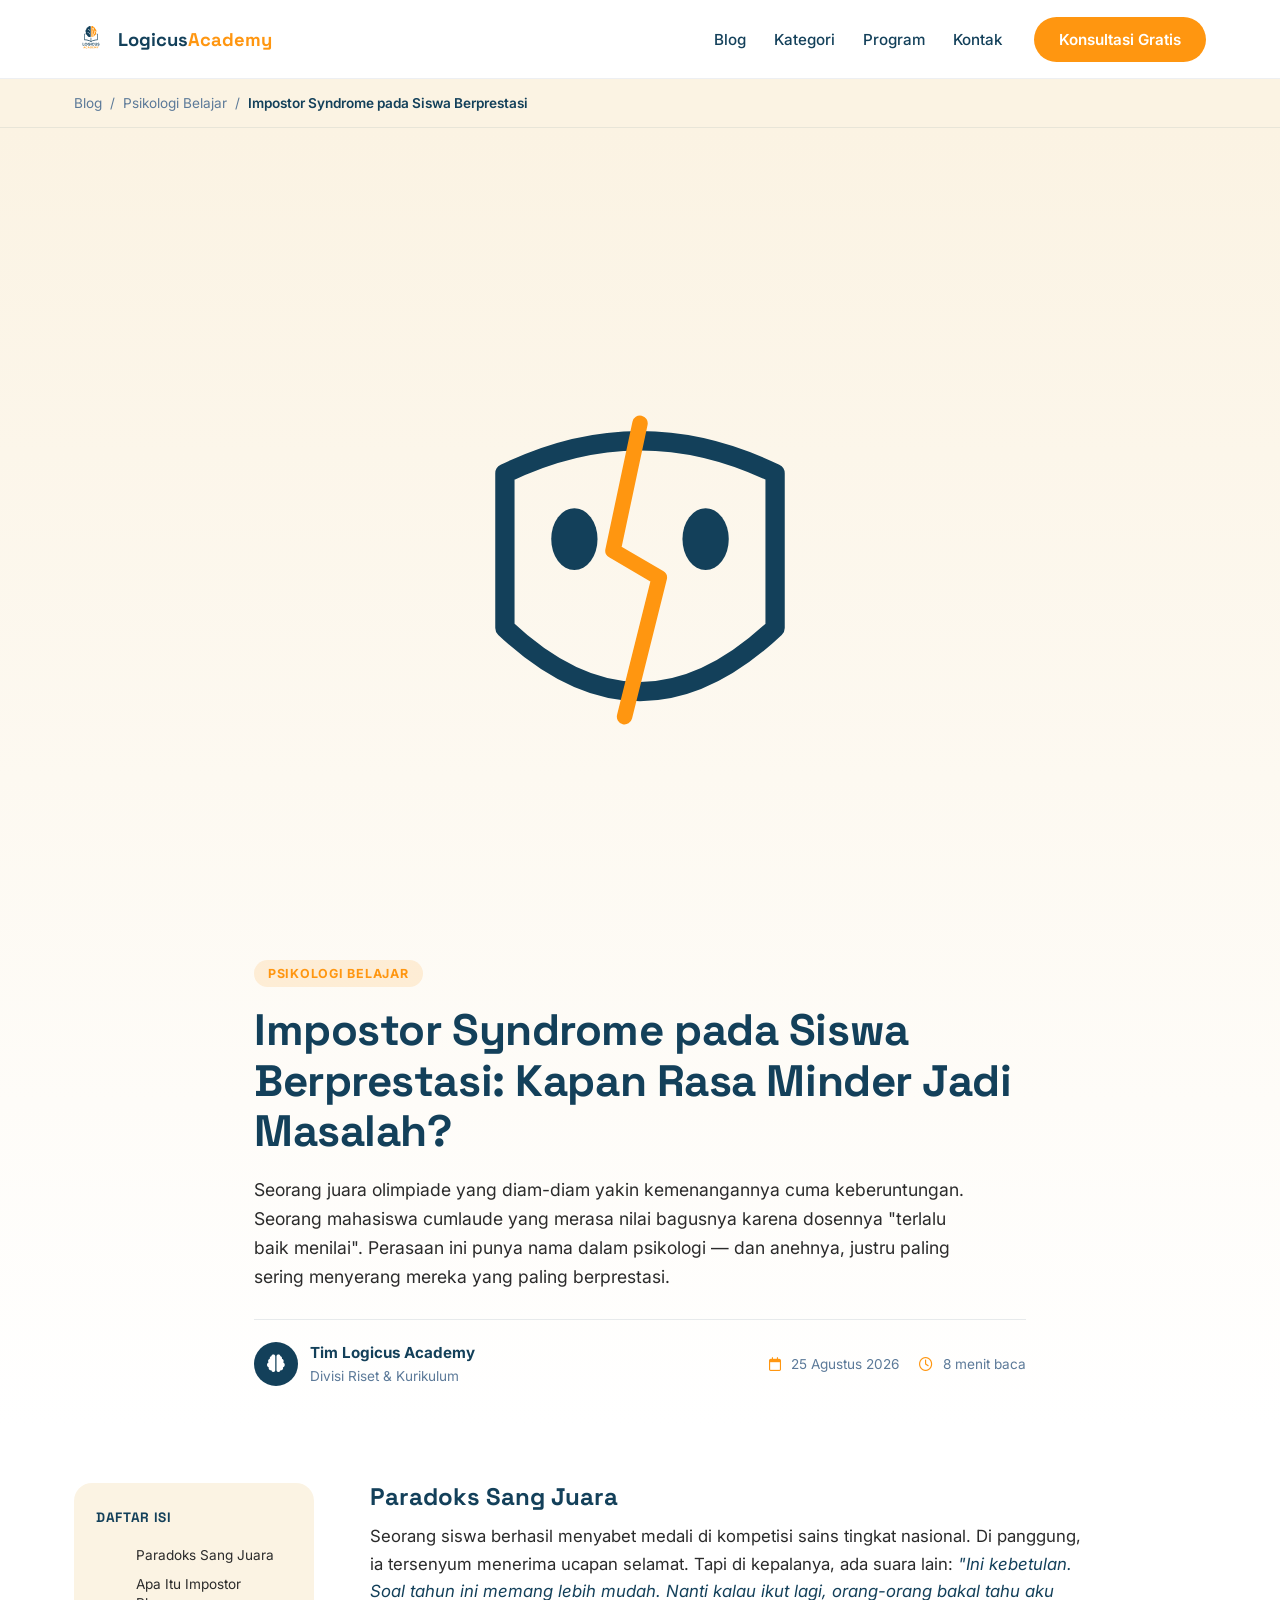
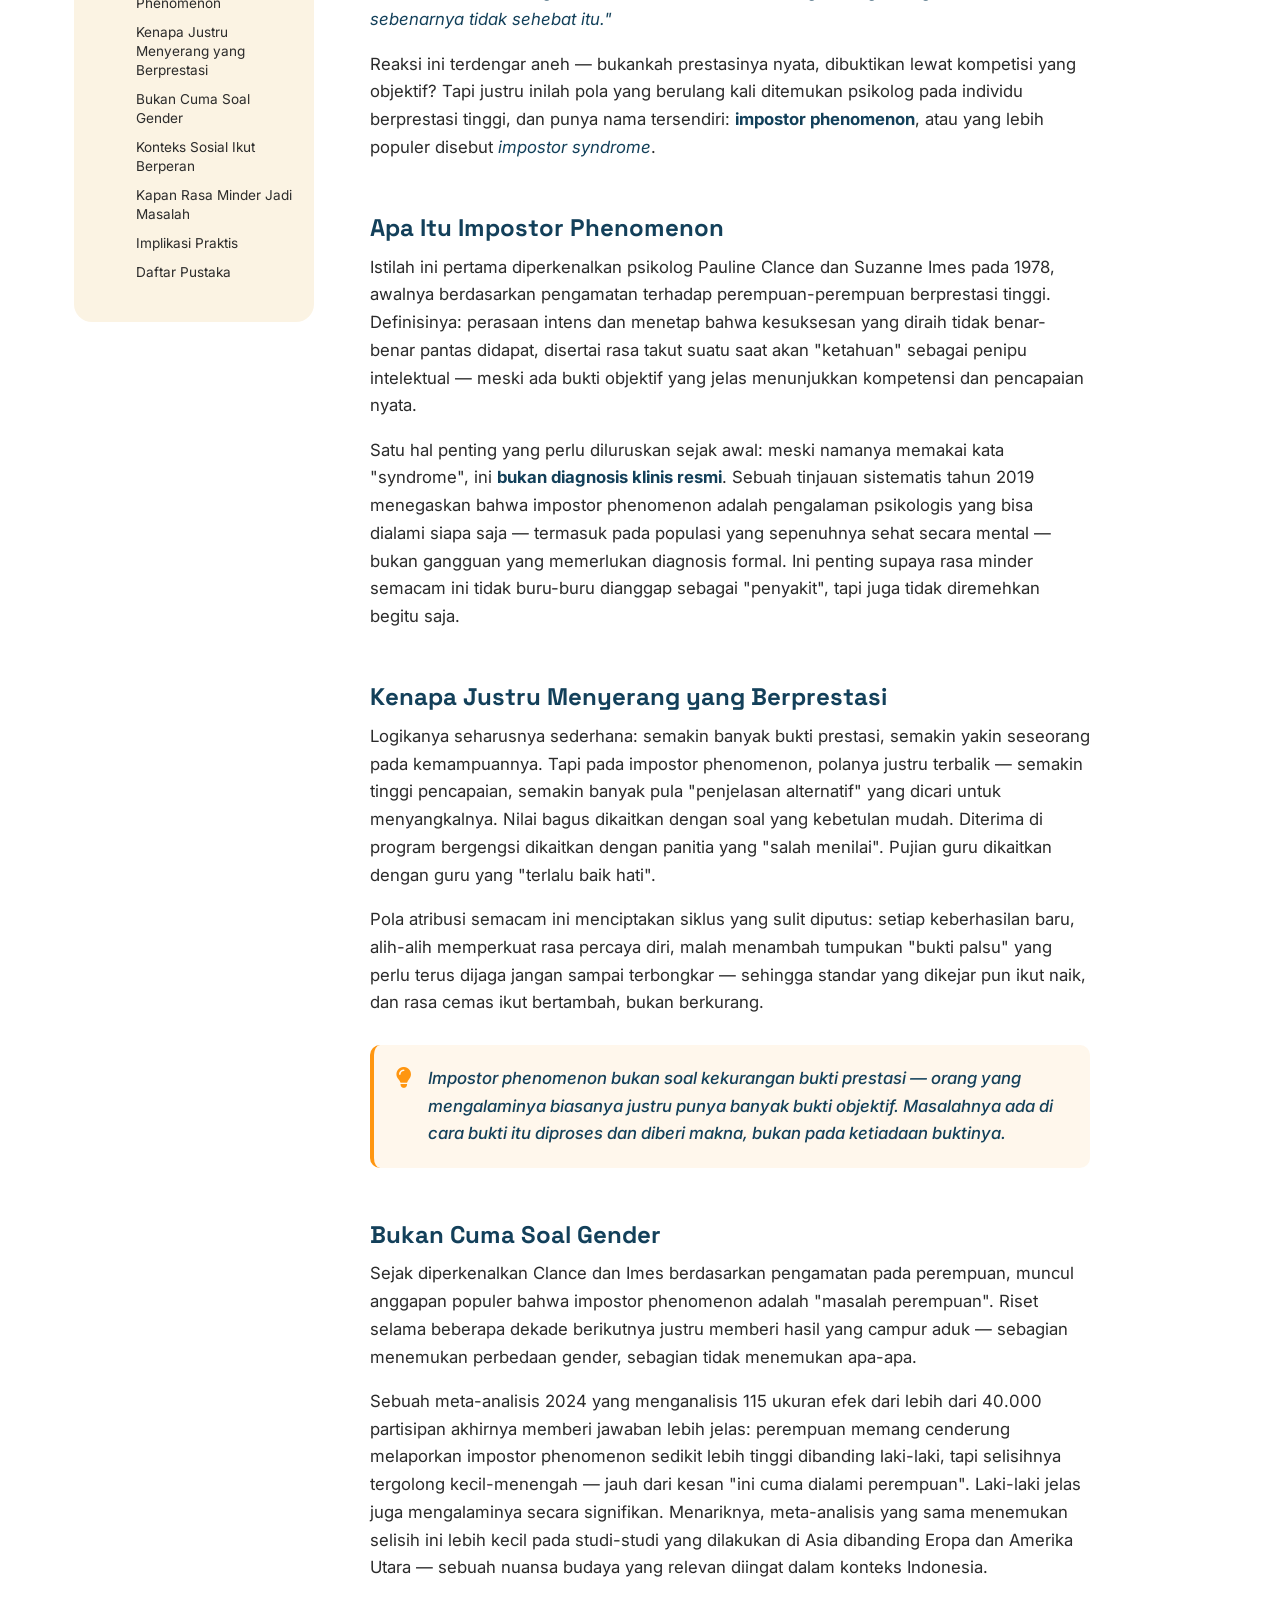
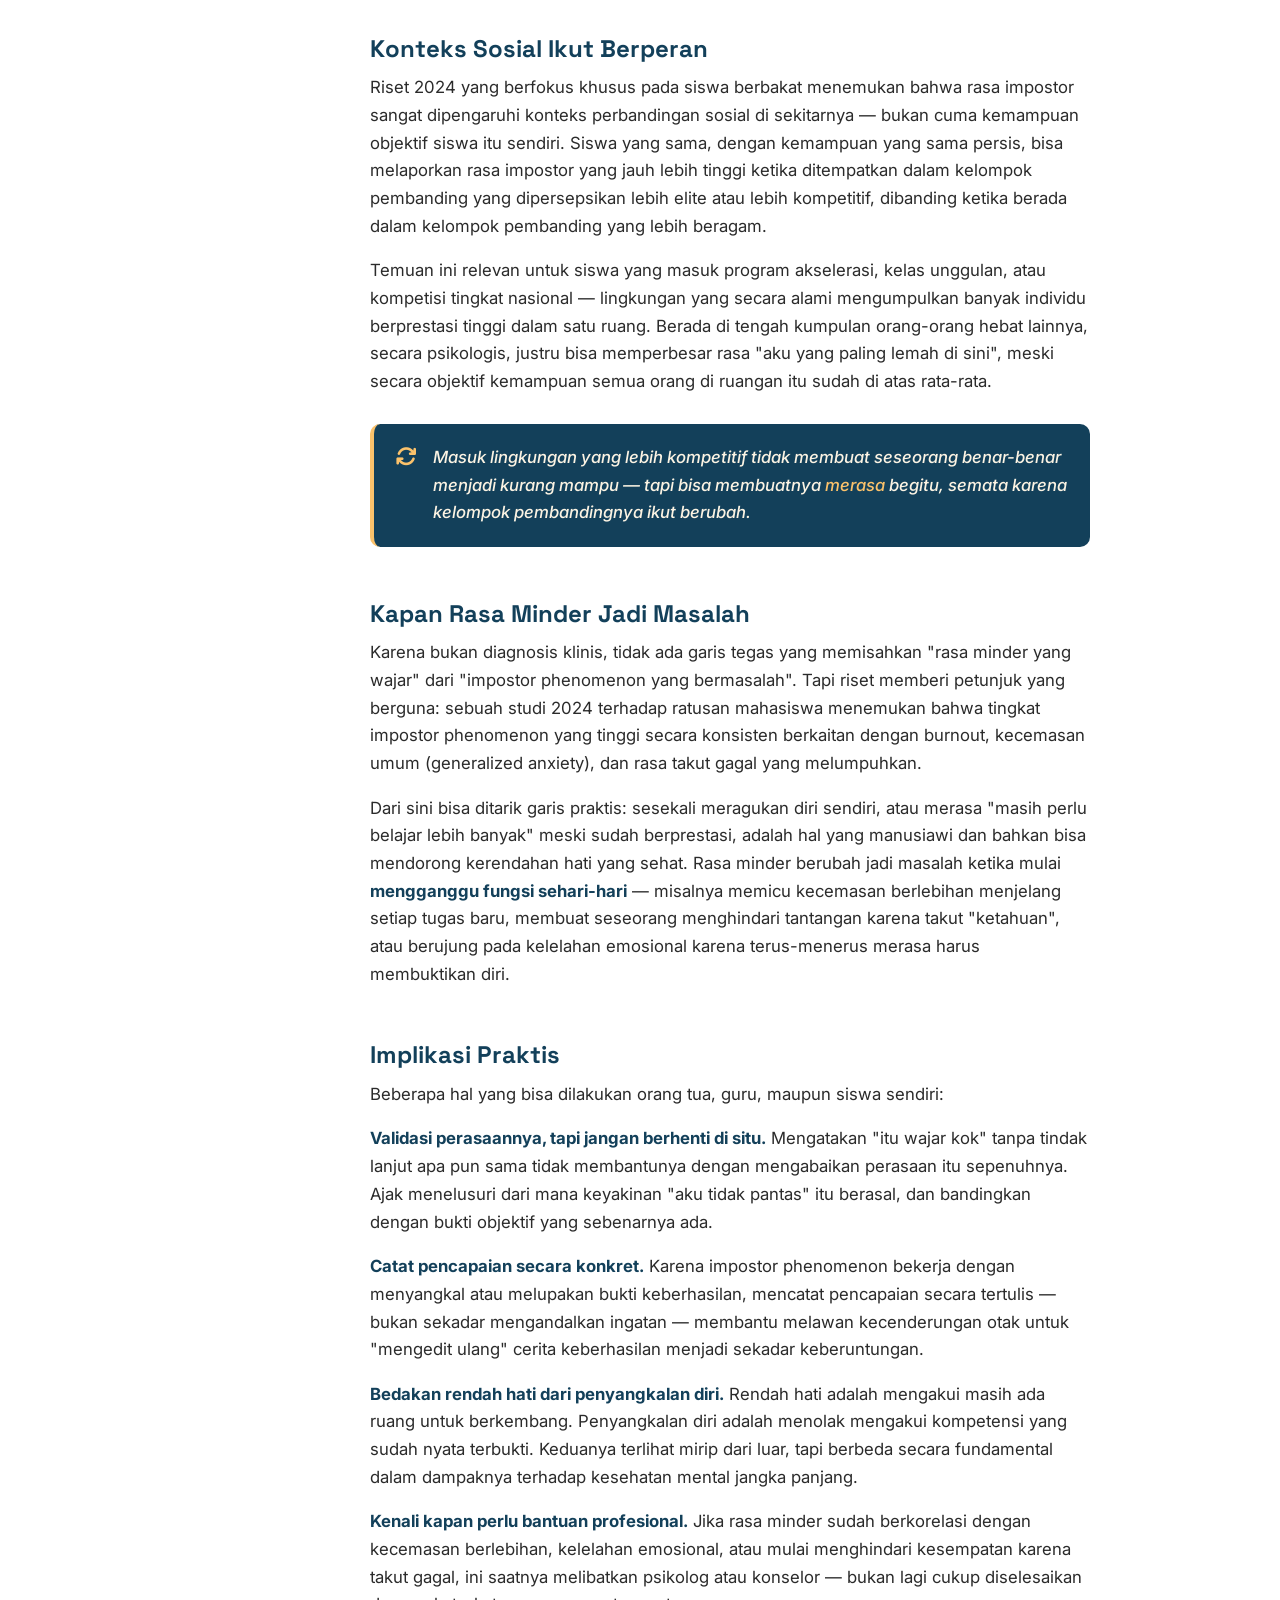
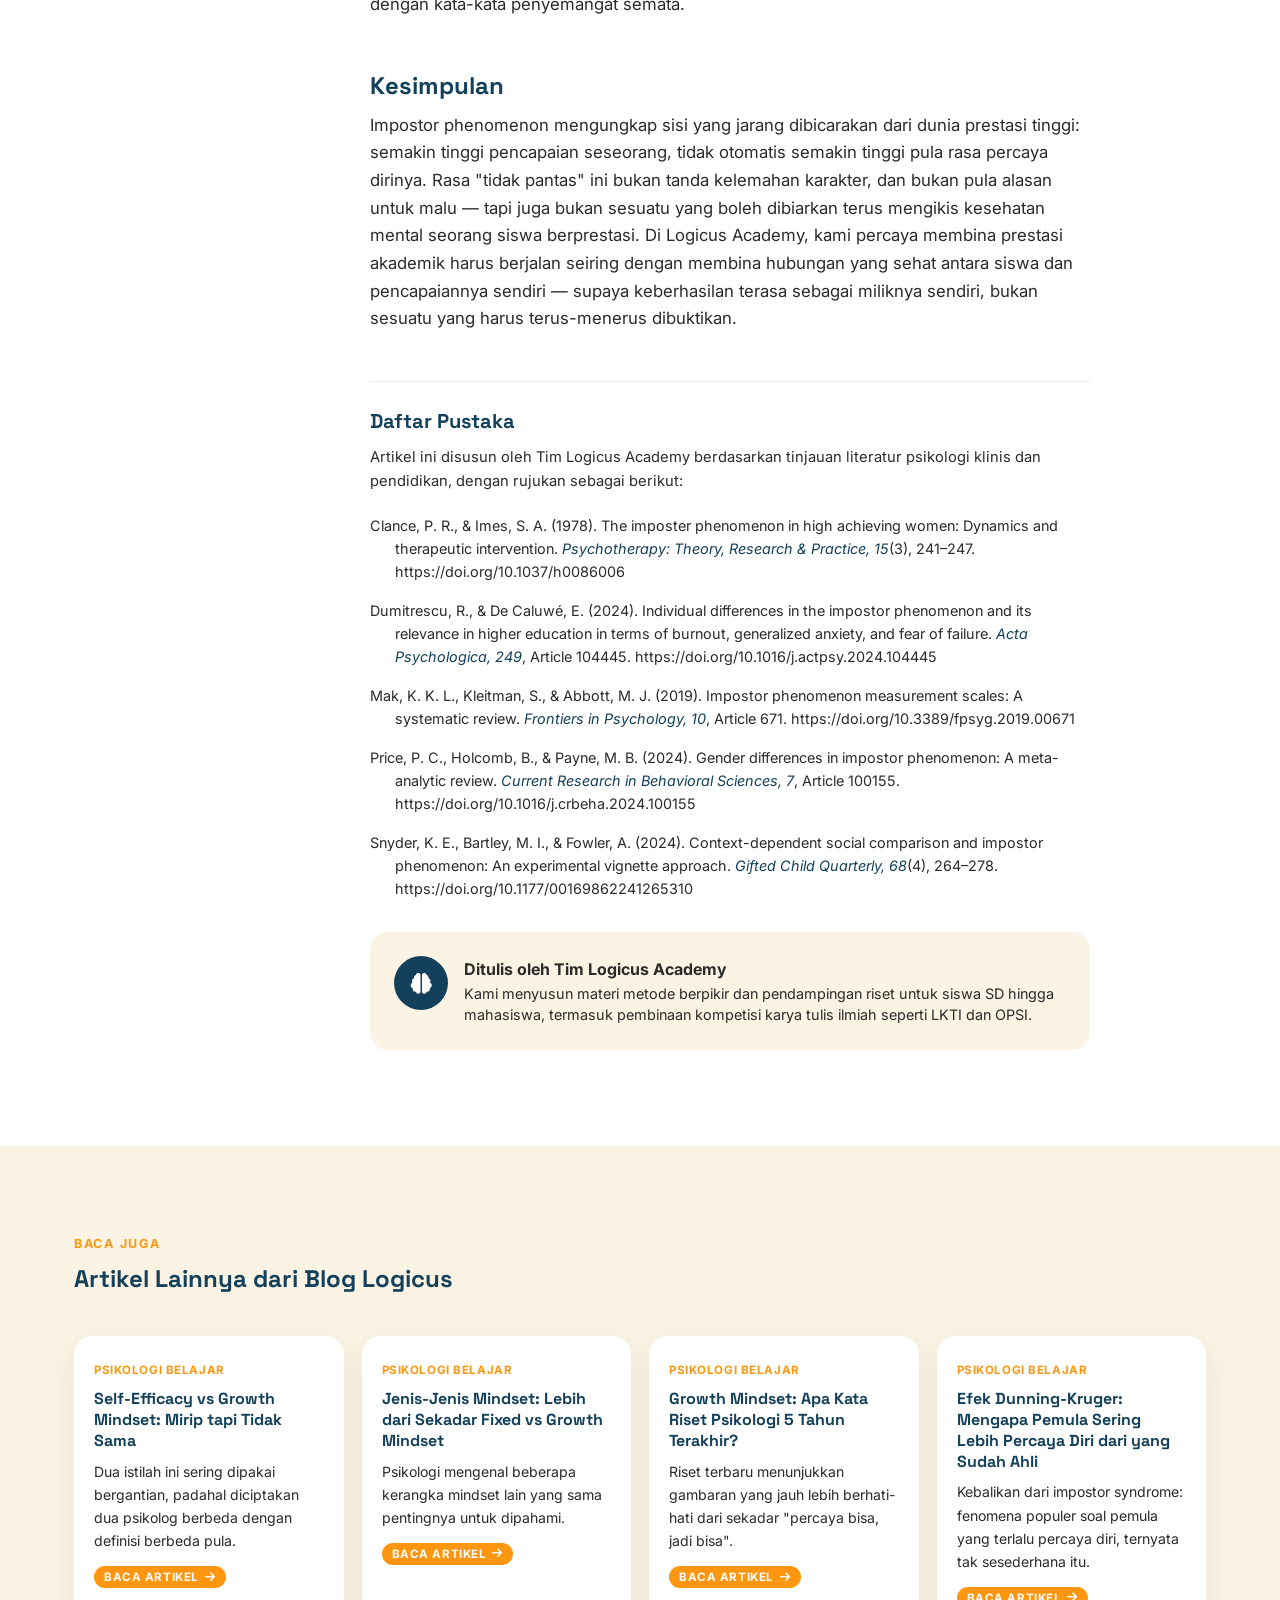
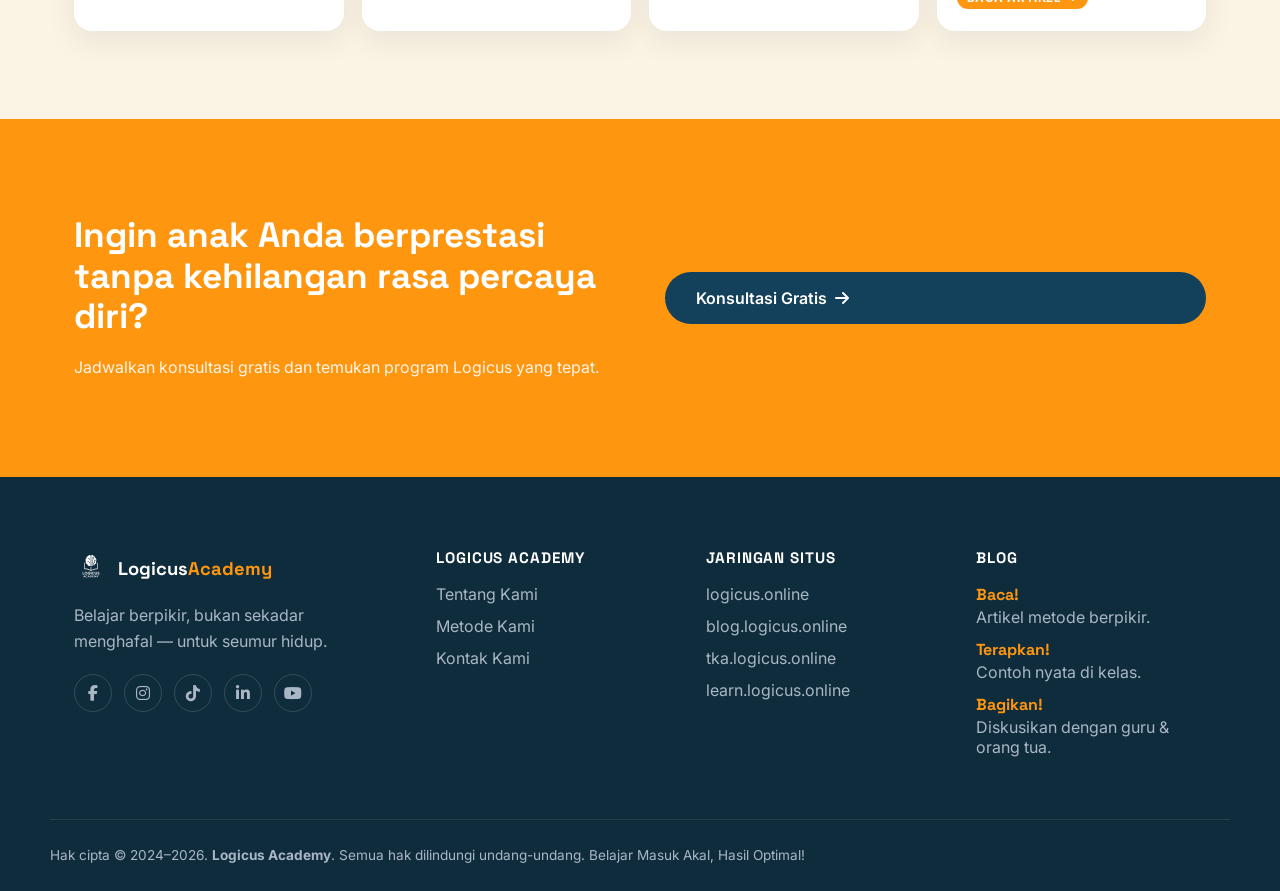
<file: impostor-syndrome-siswa-berprestasi.html>
<!DOCTYPE html>
<html lang="id">
<head>
    <meta charset="UTF-8">
    <meta name="viewport" content="width=device-width, initial-scale=1.0">
    <title>Impostor Syndrome pada Siswa Berprestasi: Kapan Rasa Minder Jadi Masalah? — Blog Logicus Academy</title>
    <meta name="description" content="Siswa berprestasi yang merasa 'tidak pantas' atas keberhasilannya sendiri bukan sekadar rendah hati. Impostor phenomenon justru paling sering menyerang mereka yang paling berprestasi. Simak kapan rasa minder ini berubah jadi masalah, di Blog Logicus Academy.">
    <link rel="preconnect" href="https://fonts.googleapis.com">
    <link rel="preconnect" href="https://fonts.gstatic.com" crossorigin>
    <link href="https://fonts.googleapis.com/css2?family=Space+Grotesk:wght@500;600;700&family=Inter:wght@400;500;600;700&display=swap" rel="stylesheet">
    <link rel="stylesheet" href="https://cdnjs.cloudflare.com/ajax/libs/font-awesome/6.5.1/css/all.min.css">
    <link rel="stylesheet" href="style.css">
    <link rel="stylesheet" href="blog.css">
</head>
<body>

    <a class="skip-link" href="#main">Langsung ke konten</a>

    <!-- Official vectorized logo (traced 1:1 from master file) reused via <use> -->
    <svg style="position:absolute;width:0;height:0;overflow:hidden" aria-hidden="true">
        <symbol id="logicus-logo-full" viewBox="0 0 500 500">
            <path d="M 306.25,336.00 L 306.00,336.25 L 306.00,363.75 L 306.75,365.00 L 306.75,365.75 L 308.00,368.75 L 310.50,371.75 L 313.25,373.75 L 314.00,373.75 L 315.75,374.75 L 317.00,374.75 L 318.25,375.50 L 326.25,375.50 L 327.50,374.75 L 328.50,374.75 L 329.75,374.00 L 332.25,373.25 L 334.25,371.75 L 336.75,368.75 L 337.00,367.25 L 338.25,365.50 L 338.50,362.00 L 338.75,361.75 L 338.75,336.50 L 338.25,336.00 L 331.00,336.00 L 330.75,336.25 L 330.75,362.00 L 328.75,365.75 L 325.50,368.00 L 319.50,368.00 L 318.25,367.00 L 317.25,366.75 L 315.50,365.25 L 314.00,362.00 L 314.00,360.75 L 313.75,360.50 L 313.75,337.50 L 314.00,336.25 L 313.75,336.00 Z M 248.25,336.00 L 248.00,336.25 L 248.00,374.50 L 248.25,374.75 L 255.75,374.75 L 256.25,374.25 L 256.25,336.50 L 255.75,336.00 Z M 127.75,336.00 L 127.25,336.50 L 127.50,337.75 L 127.25,338.50 L 127.25,344.75 L 127.50,345.00 L 127.50,346.25 L 127.25,346.50 L 127.25,374.25 L 127.75,374.75 L 152.75,374.75 L 153.00,374.50 L 153.00,368.25 L 152.50,367.75 L 135.75,367.75 L 135.00,366.75 L 135.00,337.50 L 135.25,336.50 L 134.75,336.00 Z M 356.00,335.00 L 351.00,337.00 L 347.00,341.00 L 346.00,343.25 L 345.50,345.75 L 345.50,347.75 L 345.75,348.00 L 346.00,350.50 L 347.00,352.75 L 350.00,355.75 L 354.75,357.75 L 355.75,357.75 L 358.00,358.50 L 359.50,358.50 L 362.00,359.75 L 363.00,359.75 L 364.25,360.50 L 366.00,362.50 L 366.00,365.50 L 365.50,366.50 L 363.25,368.50 L 362.00,369.00 L 359.00,369.25 L 358.75,369.00 L 356.75,369.00 L 356.25,368.50 L 355.25,368.25 L 353.75,366.75 L 352.25,364.00 L 345.00,364.00 L 344.75,364.25 L 345.00,367.25 L 346.00,368.50 L 347.00,370.75 L 350.75,373.75 L 352.25,374.00 L 353.25,374.75 L 354.50,374.75 L 355.50,375.50 L 363.00,375.50 L 364.25,374.75 L 365.50,374.75 L 366.25,374.00 L 368.00,373.50 L 369.75,372.50 L 371.50,370.75 L 373.75,367.00 L 373.75,365.25 L 374.00,365.00 L 373.75,359.75 L 372.50,357.25 L 369.75,354.75 L 366.75,353.75 L 365.75,353.00 L 364.50,353.00 L 362.75,352.25 L 361.50,352.25 L 358.75,351.00 L 355.25,350.00 L 353.25,347.50 L 353.25,345.00 L 353.75,343.50 L 355.50,341.75 L 356.75,341.00 L 360.50,340.75 L 361.50,341.50 L 363.50,342.25 L 365.75,345.00 L 366.00,346.25 L 366.75,346.75 L 367.50,346.50 L 373.25,346.50 L 373.50,345.25 L 372.75,344.00 L 372.75,343.00 L 372.00,342.00 L 371.50,340.50 L 370.00,338.75 L 367.75,337.00 L 366.50,336.75 L 365.50,336.00 L 364.75,336.00 L 362.50,335.00 Z M 277.25,335.25 L 276.25,336.00 L 275.50,336.00 L 274.25,336.75 L 272.75,337.00 L 270.00,339.00 L 269.50,339.00 L 267.00,341.25 L 266.75,342.00 L 265.00,344.00 L 264.75,345.00 L 263.25,347.50 L 262.25,351.75 L 262.25,358.50 L 263.00,361.00 L 263.00,362.25 L 263.75,363.25 L 265.00,366.25 L 266.75,368.50 L 269.75,371.50 L 272.75,373.50 L 275.25,374.00 L 276.25,374.75 L 277.50,374.75 L 278.50,375.50 L 286.00,375.50 L 287.25,374.75 L 288.75,374.50 L 289.25,374.00 L 291.00,373.75 L 293.25,372.00 L 294.25,371.75 L 297.50,368.50 L 298.00,367.25 L 299.50,365.50 L 300.25,362.50 L 299.00,362.00 L 292.25,362.25 L 290.00,364.75 L 289.50,365.75 L 288.50,366.00 L 285.25,368.00 L 279.25,368.00 L 278.50,367.75 L 276.25,366.25 L 275.25,366.00 L 272.50,363.25 L 271.75,361.25 L 270.75,359.75 L 270.50,357.25 L 270.25,357.00 L 270.25,353.50 L 271.00,349.75 L 272.50,347.25 L 274.75,344.75 L 275.75,344.50 L 278.25,342.75 L 285.25,342.75 L 288.00,344.50 L 289.50,345.00 L 291.75,348.25 L 292.50,348.75 L 299.50,348.75 L 300.00,348.25 L 299.75,346.50 L 297.50,342.25 L 294.00,338.75 L 291.50,337.00 L 290.00,336.75 L 287.25,335.25 L 286.00,335.25 L 285.75,335.00 Z M 216.75,335.25 L 213.75,336.75 L 212.50,337.00 L 210.25,338.75 L 209.25,339.00 L 206.00,342.50 L 205.75,343.25 L 204.25,345.00 L 204.00,346.50 L 203.25,347.25 L 202.00,351.75 L 202.00,359.25 L 202.50,361.50 L 204.00,364.25 L 204.00,365.25 L 206.00,368.25 L 209.50,371.75 L 210.00,371.75 L 212.75,373.75 L 214.50,374.00 L 215.75,374.75 L 217.00,374.75 L 218.25,375.50 L 225.50,375.50 L 227.00,374.75 L 228.50,374.75 L 229.75,374.00 L 232.25,373.50 L 235.25,371.50 L 238.00,368.75 L 240.75,363.50 L 241.25,359.75 L 241.25,354.00 L 240.50,353.50 L 222.50,353.50 L 222.00,354.00 L 222.00,360.25 L 222.25,360.50 L 232.50,360.50 L 233.00,361.00 L 233.00,361.50 L 232.00,362.50 L 231.75,363.50 L 229.00,366.25 L 226.00,368.00 L 218.50,368.00 L 215.75,366.25 L 214.25,365.75 L 212.00,363.00 L 210.75,360.00 L 210.50,358.25 L 210.00,357.75 L 210.00,352.75 L 210.75,351.50 L 210.75,350.75 L 211.50,349.50 L 211.75,348.25 L 215.00,344.75 L 217.50,343.75 L 218.75,342.75 L 225.00,342.75 L 229.25,345.00 L 232.25,348.50 L 240.25,348.50 L 240.75,348.00 L 240.75,347.50 L 239.50,345.75 L 238.75,343.25 L 234.50,338.75 L 233.50,338.25 L 232.25,337.00 L 230.50,336.75 L 229.50,336.00 L 228.50,336.00 L 227.50,335.25 L 226.50,335.00 Z M 171.50,335.25 L 170.50,336.00 L 169.75,336.00 L 167.75,337.00 L 167.00,337.00 L 164.25,339.00 L 163.75,339.00 L 161.00,341.50 L 158.25,345.25 L 158.00,346.25 L 157.25,347.25 L 157.00,349.50 L 156.25,350.75 L 156.25,352.25 L 155.75,353.75 L 155.75,356.25 L 156.25,358.00 L 156.25,359.75 L 157.00,360.75 L 157.25,363.00 L 158.00,364.50 L 158.75,365.25 L 159.25,366.75 L 164.25,371.75 L 165.25,372.00 L 167.75,373.75 L 169.50,374.00 L 173.00,375.50 L 180.25,375.50 L 181.25,374.75 L 182.50,374.75 L 183.50,374.00 L 185.25,373.75 L 187.50,372.50 L 190.50,370.00 L 191.25,369.75 L 192.00,368.50 L 193.75,366.75 L 194.75,364.50 L 195.75,363.25 L 195.75,362.25 L 196.50,360.00 L 196.50,358.75 L 197.00,357.75 L 197.00,354.50 L 196.50,352.75 L 196.50,351.00 L 195.75,348.00 L 193.50,343.75 L 192.00,342.25 L 191.50,341.25 L 189.25,339.25 L 187.00,338.00 L 186.00,337.00 L 184.25,336.75 L 181.50,335.25 L 180.00,335.25 L 179.75,335.00 Z M 173.00,342.75 L 179.75,342.75 L 184.00,345.00 L 186.00,347.00 L 187.00,349.00 L 187.75,349.75 L 188.75,353.75 L 188.75,357.75 L 187.50,361.50 L 186.75,362.25 L 186.50,363.00 L 183.50,366.00 L 183.00,366.00 L 179.25,368.00 L 173.50,368.00 L 172.50,367.25 L 169.50,366.00 L 166.75,363.50 L 166.50,362.75 L 165.25,361.25 L 164.75,360.00 L 164.50,357.75 L 163.75,356.25 L 163.75,354.00 L 164.50,352.50 L 164.50,351.00 L 165.00,349.25 L 168.50,345.00 Z M 152.00,204.50 L 151.50,292.75 L 155.50,296.75 L 176.75,297.75 L 199.25,301.75 L 218.75,307.75 L 232.75,313.75 L 244.25,320.75 L 250.50,321.75 L 254.50,320.75 L 275.00,309.75 L 292.00,303.75 L 323.50,297.75 L 342.25,297.25 L 346.00,295.50 L 347.50,293.25 L 347.50,205.25 L 344.25,200.75 L 333.25,200.75 L 330.50,209.75 L 338.75,210.50 L 338.50,287.25 L 308.00,290.25 L 290.50,294.25 L 273.25,300.00 L 254.75,309.25 L 253.75,308.75 L 253.75,263.00 L 250.25,259.00 L 248.50,259.00 L 245.50,262.00 L 244.75,309.00 L 220.25,298.00 L 200.25,292.25 L 176.25,288.25 L 160.75,287.25 L 160.50,210.50 L 168.75,208.75 L 165.50,200.50 L 155.75,200.50 Z M 236.25,88.75 L 229.50,89.25 L 228.25,90.00 L 222.75,91.00 L 221.00,92.25 L 218.50,93.00 L 211.25,99.00 L 207.25,105.25 L 200.75,107.00 L 199.75,108.00 L 197.00,109.00 L 194.25,110.75 L 190.00,114.75 L 187.25,118.25 L 185.00,122.50 L 183.00,129.00 L 182.50,135.50 L 177.00,140.25 L 173.00,146.25 L 171.00,150.50 L 170.75,153.25 L 169.25,157.75 L 169.25,167.00 L 171.00,173.75 L 175.00,181.00 L 175.00,182.50 L 173.25,186.25 L 172.75,189.00 L 172.50,195.25 L 173.00,199.25 L 175.25,205.50 L 176.00,206.00 L 177.00,208.50 L 181.25,213.75 L 185.50,217.50 L 189.75,219.75 L 191.75,221.75 L 193.00,226.50 L 196.25,232.75 L 203.50,240.75 L 209.00,244.50 L 213.50,246.75 L 215.50,247.00 L 218.50,248.50 L 223.50,249.00 L 228.75,250.50 L 236.50,250.50 L 241.25,248.75 L 244.00,246.00 L 245.50,241.75 L 245.50,98.25 L 244.75,94.00 L 242.75,91.50 L 238.25,89.00 Z M 199.50,179.75 L 200.50,178.75 L 203.25,178.75 L 206.25,181.75 L 209.25,183.50 L 210.25,183.75 L 211.25,184.50 L 213.75,185.00 L 214.75,185.75 L 217.00,186.50 L 219.00,186.75 L 219.75,187.50 L 223.50,189.00 L 224.00,189.75 L 225.25,190.25 L 227.25,191.75 L 229.75,194.25 L 230.00,195.00 L 231.25,196.25 L 231.75,197.50 L 233.00,199.00 L 233.00,199.75 L 233.75,201.25 L 234.25,203.50 L 235.00,204.75 L 235.00,207.75 L 234.00,209.25 L 233.00,210.00 L 231.25,210.25 L 230.50,210.00 L 229.25,208.75 L 228.00,206.00 L 227.50,203.25 L 226.75,201.75 L 224.75,198.75 L 222.50,196.50 L 218.50,194.00 L 217.50,194.00 L 216.00,193.00 L 214.50,192.75 L 212.75,192.00 L 211.75,192.00 L 208.25,190.25 L 207.00,190.00 L 202.25,187.00 L 199.75,184.50 L 198.75,182.75 L 198.75,181.00 Z M 207.25,133.25 L 210.75,133.25 L 211.75,133.75 L 213.50,133.75 L 216.50,135.50 L 217.75,135.75 L 220.25,137.75 L 220.75,137.75 L 225.25,142.25 L 226.00,143.75 L 227.00,144.75 L 227.00,145.25 L 229.00,148.75 L 229.25,150.50 L 230.00,152.50 L 230.00,153.75 L 230.50,155.00 L 230.50,158.50 L 230.00,159.25 L 230.00,160.00 L 229.25,161.00 L 228.25,161.50 L 226.25,161.50 L 224.75,160.25 L 223.75,157.75 L 223.75,154.75 L 223.00,152.00 L 221.75,150.00 L 221.50,148.75 L 219.75,146.75 L 219.50,146.00 L 217.25,143.75 L 215.00,142.00 L 212.25,141.00 L 211.00,140.00 L 207.00,139.25 L 205.75,138.00 L 205.25,137.00 L 205.25,135.75 L 205.75,134.25 Z" fill="#13405A" fill-rule="evenodd"/>
            <path d="M 335.75,389.25 L 335.75,390.00 L 336.75,391.50 L 337.25,393.00 L 338.75,395.00 L 339.00,396.25 L 340.50,398.00 L 341.25,400.00 L 342.50,401.50 L 343.25,403.50 L 345.00,406.00 L 345.00,416.50 L 345.50,417.00 L 350.50,417.00 L 351.00,416.50 L 351.00,406.00 L 351.75,405.00 L 352.75,402.50 L 353.75,401.50 L 354.75,399.75 L 354.75,399.25 L 357.50,395.25 L 358.75,392.50 L 359.75,391.50 L 360.25,389.50 L 360.00,389.25 L 354.50,389.25 L 354.00,389.50 L 353.00,390.75 L 351.75,393.75 L 351.00,394.50 L 351.00,395.00 L 350.25,396.50 L 349.00,398.00 L 348.75,399.00 L 348.25,399.50 L 347.75,399.50 L 347.00,398.75 L 346.50,397.00 L 344.75,394.50 L 344.75,394.00 L 343.75,392.00 L 343.00,391.25 L 342.50,389.75 L 341.75,389.25 Z M 297.75,390.25 L 297.75,416.25 L 298.25,417.00 L 303.50,417.00 L 303.75,416.75 L 303.75,400.00 L 304.25,399.50 L 305.25,400.25 L 306.00,402.00 L 307.25,403.25 L 308.00,405.00 L 312.00,410.75 L 313.50,410.75 L 314.50,410.00 L 315.75,407.50 L 316.75,406.50 L 317.00,405.50 L 318.75,403.25 L 319.75,401.25 L 321.25,400.25 L 321.75,400.75 L 321.75,416.50 L 322.25,417.00 L 327.50,417.00 L 327.75,416.75 L 327.75,389.50 L 327.50,389.25 L 321.25,389.25 L 319.25,392.00 L 318.75,393.25 L 317.75,394.25 L 316.75,396.50 L 315.50,397.75 L 315.00,399.00 L 313.25,401.25 L 312.75,401.25 L 311.75,400.25 L 310.75,398.25 L 309.75,397.25 L 309.50,396.25 L 307.75,394.25 L 307.50,393.25 L 304.50,389.25 L 298.25,389.25 Z M 271.00,389.25 L 270.25,390.50 L 270.25,416.50 L 271.00,417.00 L 288.50,417.00 L 288.75,416.75 L 288.75,412.00 L 288.25,411.50 L 287.25,411.75 L 284.25,411.75 L 284.00,411.50 L 282.75,411.75 L 280.00,411.75 L 279.75,411.50 L 277.25,411.75 L 276.50,410.75 L 276.50,406.75 L 277.25,406.00 L 287.00,406.00 L 287.50,405.50 L 287.50,401.25 L 287.00,400.75 L 278.50,400.75 L 278.25,401.00 L 277.00,400.75 L 276.50,400.25 L 276.50,395.25 L 277.50,394.25 L 278.25,394.50 L 288.25,394.50 L 288.75,394.00 L 288.75,389.50 L 288.50,389.25 Z M 237.75,389.25 L 237.25,389.75 L 237.25,416.50 L 237.75,417.00 L 250.50,417.00 L 250.75,416.75 L 253.50,416.50 L 255.25,415.25 L 257.00,414.75 L 258.50,413.50 L 260.50,411.00 L 260.75,409.75 L 261.75,408.25 L 262.00,406.25 L 262.50,405.00 L 262.50,400.75 L 261.75,398.00 L 261.00,397.00 L 260.75,395.75 L 260.00,394.50 L 258.00,392.25 L 254.50,390.00 L 253.25,390.00 L 250.75,389.25 Z M 244.25,394.50 L 250.00,394.75 L 252.50,395.75 L 254.75,398.00 L 255.00,399.00 L 256.00,400.50 L 256.25,403.25 L 256.00,403.50 L 255.75,406.50 L 255.00,407.25 L 254.75,408.25 L 251.75,411.00 L 250.00,411.50 L 245.75,411.75 L 245.50,411.50 L 244.00,411.50 L 243.25,410.75 L 243.25,395.25 Z M 213.25,389.25 L 212.25,390.50 L 211.75,393.00 L 211.00,394.00 L 211.00,394.75 L 210.00,396.50 L 209.75,398.25 L 209.00,399.25 L 208.00,401.75 L 208.00,403.00 L 206.25,406.25 L 205.75,408.75 L 204.25,411.50 L 203.75,414.00 L 203.25,414.50 L 202.50,416.50 L 203.00,417.00 L 208.50,417.00 L 209.25,416.25 L 209.75,414.00 L 211.25,411.75 L 221.50,411.75 L 222.75,413.50 L 223.50,416.00 L 224.25,417.00 L 229.75,417.00 L 230.25,416.25 L 229.50,415.25 L 229.50,414.25 L 227.75,410.75 L 227.50,409.00 L 225.75,405.25 L 224.75,402.00 L 223.75,400.75 L 223.50,398.75 L 223.00,398.00 L 222.75,396.75 L 221.75,395.25 L 221.00,392.25 L 220.00,390.75 L 219.75,389.75 L 219.25,389.25 Z M 216.25,397.25 L 217.25,398.25 L 218.00,401.50 L 219.75,405.00 L 219.75,405.50 L 219.00,406.25 L 218.25,406.50 L 213.50,406.25 L 213.00,405.75 L 213.00,405.00 L 213.75,403.75 L 214.00,401.75 L 214.50,401.25 L 215.75,397.75 Z M 149.00,389.50 L 148.00,391.00 L 147.75,392.25 L 147.25,393.00 L 147.00,394.75 L 146.00,396.25 L 145.00,399.00 L 145.00,399.75 L 144.00,401.25 L 143.75,403.00 L 143.25,403.50 L 143.25,404.25 L 141.75,407.50 L 141.00,410.25 L 140.00,411.75 L 140.00,412.75 L 138.50,416.00 L 138.50,416.75 L 138.75,417.00 L 144.25,417.00 L 145.50,414.75 L 146.00,412.75 L 147.25,411.75 L 156.75,411.75 L 158.00,412.75 L 158.25,413.75 L 158.75,414.00 L 159.00,415.75 L 159.50,416.75 L 160.00,417.00 L 165.50,417.00 L 165.75,415.75 L 164.75,414.00 L 164.75,412.75 L 163.00,409.75 L 162.75,407.50 L 160.75,403.75 L 160.75,402.50 L 159.75,401.00 L 158.75,398.50 L 158.75,397.50 L 157.75,396.00 L 157.25,394.00 L 156.75,393.25 L 156.75,392.25 L 156.00,391.25 L 155.50,389.75 L 154.75,389.25 L 149.50,389.25 Z M 151.75,397.50 L 152.25,397.50 L 153.00,398.25 L 153.25,400.50 L 155.00,404.00 L 155.25,405.75 L 154.50,406.50 L 153.25,406.25 L 151.00,406.50 L 150.75,406.25 L 149.25,406.25 L 148.75,405.75 L 149.75,402.00 L 150.75,400.50 L 151.00,398.50 Z M 178.00,390.00 L 175.25,391.75 L 173.25,393.75 L 171.75,396.75 L 171.00,397.50 L 170.75,400.25 L 170.50,400.50 L 170.50,406.00 L 171.00,407.50 L 171.00,408.75 L 172.75,411.25 L 173.25,412.50 L 175.25,414.50 L 178.75,416.75 L 182.00,417.00 L 183.75,417.75 L 186.25,417.75 L 188.75,417.00 L 191.00,416.75 L 193.25,415.00 L 194.00,414.75 L 195.75,413.00 L 197.00,410.25 L 197.50,409.75 L 197.50,408.75 L 197.25,408.50 L 196.75,408.75 L 191.25,408.75 L 189.25,411.00 L 188.75,411.00 L 187.00,412.00 L 183.00,412.00 L 181.50,411.50 L 178.75,409.50 L 176.75,406.25 L 176.75,404.50 L 176.50,404.25 L 176.75,400.00 L 178.00,397.75 L 179.75,395.75 L 181.00,395.00 L 182.75,394.75 L 183.50,394.25 L 185.50,394.25 L 188.00,395.00 L 189.25,395.75 L 191.75,398.25 L 197.00,398.25 L 197.50,397.75 L 197.50,397.25 L 196.00,395.00 L 195.75,394.00 L 194.00,392.00 L 191.50,390.00 L 190.75,390.00 L 189.50,389.25 L 188.50,389.25 L 187.25,388.75 L 182.50,388.75 L 181.50,389.25 L 180.00,389.25 L 179.25,389.75 Z M 304.25,163.00 L 301.75,164.25 L 300.00,165.75 L 299.25,168.25 L 299.50,171.50 L 301.00,173.75 L 302.50,174.75 L 307.25,174.75 L 309.25,173.25 L 310.75,171.00 L 310.75,169.50 L 311.00,169.25 L 310.75,167.50 L 310.00,166.75 L 309.50,165.25 L 308.00,164.00 L 306.25,163.25 Z M 278.50,122.00 L 276.75,123.25 L 275.25,126.50 L 275.25,128.50 L 276.00,130.25 L 278.25,132.75 L 279.25,133.25 L 282.75,133.25 L 283.50,133.00 L 285.75,131.25 L 285.75,130.75 L 286.75,129.25 L 286.75,125.50 L 285.75,123.50 L 284.00,122.00 L 283.25,121.75 Z M 262.25,88.75 L 257.75,90.50 L 254.00,95.75 L 254.00,243.00 L 256.75,247.50 L 263.00,250.50 L 264.00,250.00 L 264.00,172.50 L 266.75,165.50 L 275.75,155.00 L 277.75,150.75 L 277.75,140.00 L 273.50,137.75 L 268.75,130.75 L 268.75,124.00 L 274.25,116.50 L 283.00,114.50 L 287.75,116.25 L 291.00,119.25 L 294.00,126.75 L 291.25,135.25 L 284.25,140.50 L 283.75,155.25 L 274.25,167.25 L 271.00,173.75 L 271.00,250.00 L 280.25,248.50 L 282.50,246.75 L 282.50,212.50 L 284.25,207.25 L 289.00,202.00 L 299.25,196.00 L 301.75,192.00 L 301.75,182.00 L 294.25,176.25 L 292.00,169.75 L 294.00,163.00 L 300.75,157.00 L 309.25,157.00 L 315.00,161.25 L 317.00,165.00 L 317.50,170.50 L 314.75,177.75 L 308.75,182.00 L 308.75,193.25 L 307.00,197.75 L 303.25,201.75 L 292.25,208.25 L 290.00,211.25 L 290.25,244.00 L 299.50,236.25 L 304.75,224.50 L 314.50,218.75 L 318.75,214.50 L 322.75,207.75 L 325.25,198.50 L 325.25,189.75 L 323.50,181.75 L 328.75,172.00 L 329.75,161.00 L 326.75,148.25 L 322.50,141.25 L 312.50,132.50 L 311.50,123.50 L 306.75,114.75 L 299.50,109.00 L 291.50,106.50 L 285.50,97.50 L 280.00,93.25 L 269.25,89.00 Z" fill="#FF9610" fill-rule="evenodd"/>
        </symbol>
        <symbol id="logicus-logo-white" viewBox="0 0 500 500">
            <path d="M 306.25,336.00 L 306.00,336.25 L 306.00,363.75 L 306.75,365.00 L 306.75,365.75 L 308.00,368.75 L 310.50,371.75 L 313.25,373.75 L 314.00,373.75 L 315.75,374.75 L 317.00,374.75 L 318.25,375.50 L 326.25,375.50 L 327.50,374.75 L 328.50,374.75 L 329.75,374.00 L 332.25,373.25 L 334.25,371.75 L 336.75,368.75 L 337.00,367.25 L 338.25,365.50 L 338.50,362.00 L 338.75,361.75 L 338.75,336.50 L 338.25,336.00 L 331.00,336.00 L 330.75,336.25 L 330.75,362.00 L 328.75,365.75 L 325.50,368.00 L 319.50,368.00 L 318.25,367.00 L 317.25,366.75 L 315.50,365.25 L 314.00,362.00 L 314.00,360.75 L 313.75,360.50 L 313.75,337.50 L 314.00,336.25 L 313.75,336.00 Z M 248.25,336.00 L 248.00,336.25 L 248.00,374.50 L 248.25,374.75 L 255.75,374.75 L 256.25,374.25 L 256.25,336.50 L 255.75,336.00 Z M 127.75,336.00 L 127.25,336.50 L 127.50,337.75 L 127.25,338.50 L 127.25,344.75 L 127.50,345.00 L 127.50,346.25 L 127.25,346.50 L 127.25,374.25 L 127.75,374.75 L 152.75,374.75 L 153.00,374.50 L 153.00,368.25 L 152.50,367.75 L 135.75,367.75 L 135.00,366.75 L 135.00,337.50 L 135.25,336.50 L 134.75,336.00 Z M 356.00,335.00 L 351.00,337.00 L 347.00,341.00 L 346.00,343.25 L 345.50,345.75 L 345.50,347.75 L 345.75,348.00 L 346.00,350.50 L 347.00,352.75 L 350.00,355.75 L 354.75,357.75 L 355.75,357.75 L 358.00,358.50 L 359.50,358.50 L 362.00,359.75 L 363.00,359.75 L 364.25,360.50 L 366.00,362.50 L 366.00,365.50 L 365.50,366.50 L 363.25,368.50 L 362.00,369.00 L 359.00,369.25 L 358.75,369.00 L 356.75,369.00 L 356.25,368.50 L 355.25,368.25 L 353.75,366.75 L 352.25,364.00 L 345.00,364.00 L 344.75,364.25 L 345.00,367.25 L 346.00,368.50 L 347.00,370.75 L 350.75,373.75 L 352.25,374.00 L 353.25,374.75 L 354.50,374.75 L 355.50,375.50 L 363.00,375.50 L 364.25,374.75 L 365.50,374.75 L 366.25,374.00 L 368.00,373.50 L 369.75,372.50 L 371.50,370.75 L 373.75,367.00 L 373.75,365.25 L 374.00,365.00 L 373.75,359.75 L 372.50,357.25 L 369.75,354.75 L 366.75,353.75 L 365.75,353.00 L 364.50,353.00 L 362.75,352.25 L 361.50,352.25 L 358.75,351.00 L 355.25,350.00 L 353.25,347.50 L 353.25,345.00 L 353.75,343.50 L 355.50,341.75 L 356.75,341.00 L 360.50,340.75 L 361.50,341.50 L 363.50,342.25 L 365.75,345.00 L 366.00,346.25 L 366.75,346.75 L 367.50,346.50 L 373.25,346.50 L 373.50,345.25 L 372.75,344.00 L 372.75,343.00 L 372.00,342.00 L 371.50,340.50 L 370.00,338.75 L 367.75,337.00 L 366.50,336.75 L 365.50,336.00 L 364.75,336.00 L 362.50,335.00 Z M 277.25,335.25 L 276.25,336.00 L 275.50,336.00 L 274.25,336.75 L 272.75,337.00 L 270.00,339.00 L 269.50,339.00 L 267.00,341.25 L 266.75,342.00 L 265.00,344.00 L 264.75,345.00 L 263.25,347.50 L 262.25,351.75 L 262.25,358.50 L 263.00,361.00 L 263.00,362.25 L 263.75,363.25 L 265.00,366.25 L 266.75,368.50 L 269.75,371.50 L 272.75,373.50 L 275.25,374.00 L 276.25,374.75 L 277.50,374.75 L 278.50,375.50 L 286.00,375.50 L 287.25,374.75 L 288.75,374.50 L 289.25,374.00 L 291.00,373.75 L 293.25,372.00 L 294.25,371.75 L 297.50,368.50 L 298.00,367.25 L 299.50,365.50 L 300.25,362.50 L 299.00,362.00 L 292.25,362.25 L 290.00,364.75 L 289.50,365.75 L 288.50,366.00 L 285.25,368.00 L 279.25,368.00 L 278.50,367.75 L 276.25,366.25 L 275.25,366.00 L 272.50,363.25 L 271.75,361.25 L 270.75,359.75 L 270.50,357.25 L 270.25,357.00 L 270.25,353.50 L 271.00,349.75 L 272.50,347.25 L 274.75,344.75 L 275.75,344.50 L 278.25,342.75 L 285.25,342.75 L 288.00,344.50 L 289.50,345.00 L 291.75,348.25 L 292.50,348.75 L 299.50,348.75 L 300.00,348.25 L 299.75,346.50 L 297.50,342.25 L 294.00,338.75 L 291.50,337.00 L 290.00,336.75 L 287.25,335.25 L 286.00,335.25 L 285.75,335.00 Z M 216.75,335.25 L 213.75,336.75 L 212.50,337.00 L 210.25,338.75 L 209.25,339.00 L 206.00,342.50 L 205.75,343.25 L 204.25,345.00 L 204.00,346.50 L 203.25,347.25 L 202.00,351.75 L 202.00,359.25 L 202.50,361.50 L 204.00,364.25 L 204.00,365.25 L 206.00,368.25 L 209.50,371.75 L 210.00,371.75 L 212.75,373.75 L 214.50,374.00 L 215.75,374.75 L 217.00,374.75 L 218.25,375.50 L 225.50,375.50 L 227.00,374.75 L 228.50,374.75 L 229.75,374.00 L 232.25,373.50 L 235.25,371.50 L 238.00,368.75 L 240.75,363.50 L 241.25,359.75 L 241.25,354.00 L 240.50,353.50 L 222.50,353.50 L 222.00,354.00 L 222.00,360.25 L 222.25,360.50 L 232.50,360.50 L 233.00,361.00 L 233.00,361.50 L 232.00,362.50 L 231.75,363.50 L 229.00,366.25 L 226.00,368.00 L 218.50,368.00 L 215.75,366.25 L 214.25,365.75 L 212.00,363.00 L 210.75,360.00 L 210.50,358.25 L 210.00,357.75 L 210.00,352.75 L 210.75,351.50 L 210.75,350.75 L 211.50,349.50 L 211.75,348.25 L 215.00,344.75 L 217.50,343.75 L 218.75,342.75 L 225.00,342.75 L 229.25,345.00 L 232.25,348.50 L 240.25,348.50 L 240.75,348.00 L 240.75,347.50 L 239.50,345.75 L 238.75,343.25 L 234.50,338.75 L 233.50,338.25 L 232.25,337.00 L 230.50,336.75 L 229.50,336.00 L 228.50,336.00 L 227.50,335.25 L 226.50,335.00 Z M 171.50,335.25 L 170.50,336.00 L 169.75,336.00 L 167.75,337.00 L 167.00,337.00 L 164.25,339.00 L 163.75,339.00 L 161.00,341.50 L 158.25,345.25 L 158.00,346.25 L 157.25,347.25 L 157.00,349.50 L 156.25,350.75 L 156.25,352.25 L 155.75,353.75 L 155.75,356.25 L 156.25,358.00 L 156.25,359.75 L 157.00,360.75 L 157.25,363.00 L 158.00,364.50 L 158.75,365.25 L 159.25,366.75 L 164.25,371.75 L 165.25,372.00 L 167.75,373.75 L 169.50,374.00 L 173.00,375.50 L 180.25,375.50 L 181.25,374.75 L 182.50,374.75 L 183.50,374.00 L 185.25,373.75 L 187.50,372.50 L 190.50,370.00 L 191.25,369.75 L 192.00,368.50 L 193.75,366.75 L 194.75,364.50 L 195.75,363.25 L 195.75,362.25 L 196.50,360.00 L 196.50,358.75 L 197.00,357.75 L 197.00,354.50 L 196.50,352.75 L 196.50,351.00 L 195.75,348.00 L 193.50,343.75 L 192.00,342.25 L 191.50,341.25 L 189.25,339.25 L 187.00,338.00 L 186.00,337.00 L 184.25,336.75 L 181.50,335.25 L 180.00,335.25 L 179.75,335.00 Z M 173.00,342.75 L 179.75,342.75 L 184.00,345.00 L 186.00,347.00 L 187.00,349.00 L 187.75,349.75 L 188.75,353.75 L 188.75,357.75 L 187.50,361.50 L 186.75,362.25 L 186.50,363.00 L 183.50,366.00 L 183.00,366.00 L 179.25,368.00 L 173.50,368.00 L 172.50,367.25 L 169.50,366.00 L 166.75,363.50 L 166.50,362.75 L 165.25,361.25 L 164.75,360.00 L 164.50,357.75 L 163.75,356.25 L 163.75,354.00 L 164.50,352.50 L 164.50,351.00 L 165.00,349.25 L 168.50,345.00 Z M 152.00,204.50 L 151.50,292.75 L 155.50,296.75 L 176.75,297.75 L 199.25,301.75 L 218.75,307.75 L 232.75,313.75 L 244.25,320.75 L 250.50,321.75 L 254.50,320.75 L 275.00,309.75 L 292.00,303.75 L 323.50,297.75 L 342.25,297.25 L 346.00,295.50 L 347.50,293.25 L 347.50,205.25 L 344.25,200.75 L 333.25,200.75 L 330.50,209.75 L 338.75,210.50 L 338.50,287.25 L 308.00,290.25 L 290.50,294.25 L 273.25,300.00 L 254.75,309.25 L 253.75,308.75 L 253.75,263.00 L 250.25,259.00 L 248.50,259.00 L 245.50,262.00 L 244.75,309.00 L 220.25,298.00 L 200.25,292.25 L 176.25,288.25 L 160.75,287.25 L 160.50,210.50 L 168.75,208.75 L 165.50,200.50 L 155.75,200.50 Z M 236.25,88.75 L 229.50,89.25 L 228.25,90.00 L 222.75,91.00 L 221.00,92.25 L 218.50,93.00 L 211.25,99.00 L 207.25,105.25 L 200.75,107.00 L 199.75,108.00 L 197.00,109.00 L 194.25,110.75 L 190.00,114.75 L 187.25,118.25 L 185.00,122.50 L 183.00,129.00 L 182.50,135.50 L 177.00,140.25 L 173.00,146.25 L 171.00,150.50 L 170.75,153.25 L 169.25,157.75 L 169.25,167.00 L 171.00,173.75 L 175.00,181.00 L 175.00,182.50 L 173.25,186.25 L 172.75,189.00 L 172.50,195.25 L 173.00,199.25 L 175.25,205.50 L 176.00,206.00 L 177.00,208.50 L 181.25,213.75 L 185.50,217.50 L 189.75,219.75 L 191.75,221.75 L 193.00,226.50 L 196.25,232.75 L 203.50,240.75 L 209.00,244.50 L 213.50,246.75 L 215.50,247.00 L 218.50,248.50 L 223.50,249.00 L 228.75,250.50 L 236.50,250.50 L 241.25,248.75 L 244.00,246.00 L 245.50,241.75 L 245.50,98.25 L 244.75,94.00 L 242.75,91.50 L 238.25,89.00 Z M 199.50,179.75 L 200.50,178.75 L 203.25,178.75 L 206.25,181.75 L 209.25,183.50 L 210.25,183.75 L 211.25,184.50 L 213.75,185.00 L 214.75,185.75 L 217.00,186.50 L 219.00,186.75 L 219.75,187.50 L 223.50,189.00 L 224.00,189.75 L 225.25,190.25 L 227.25,191.75 L 229.75,194.25 L 230.00,195.00 L 231.25,196.25 L 231.75,197.50 L 233.00,199.00 L 233.00,199.75 L 233.75,201.25 L 234.25,203.50 L 235.00,204.75 L 235.00,207.75 L 234.00,209.25 L 233.00,210.00 L 231.25,210.25 L 230.50,210.00 L 229.25,208.75 L 228.00,206.00 L 227.50,203.25 L 226.75,201.75 L 224.75,198.75 L 222.50,196.50 L 218.50,194.00 L 217.50,194.00 L 216.00,193.00 L 214.50,192.75 L 212.75,192.00 L 211.75,192.00 L 208.25,190.25 L 207.00,190.00 L 202.25,187.00 L 199.75,184.50 L 198.75,182.75 L 198.75,181.00 Z M 207.25,133.25 L 210.75,133.25 L 211.75,133.75 L 213.50,133.75 L 216.50,135.50 L 217.75,135.75 L 220.25,137.75 L 220.75,137.75 L 225.25,142.25 L 226.00,143.75 L 227.00,144.75 L 227.00,145.25 L 229.00,148.75 L 229.25,150.50 L 230.00,152.50 L 230.00,153.75 L 230.50,155.00 L 230.50,158.50 L 230.00,159.25 L 230.00,160.00 L 229.25,161.00 L 228.25,161.50 L 226.25,161.50 L 224.75,160.25 L 223.75,157.75 L 223.75,154.75 L 223.00,152.00 L 221.75,150.00 L 221.50,148.75 L 219.75,146.75 L 219.50,146.00 L 217.25,143.75 L 215.00,142.00 L 212.25,141.00 L 211.00,140.00 L 207.00,139.25 L 205.75,138.00 L 205.25,137.00 L 205.25,135.75 L 205.75,134.25 Z" fill="#FFFFFF" fill-rule="evenodd"/>
            <path d="M 335.75,389.25 L 335.75,390.00 L 336.75,391.50 L 337.25,393.00 L 338.75,395.00 L 339.00,396.25 L 340.50,398.00 L 341.25,400.00 L 342.50,401.50 L 343.25,403.50 L 345.00,406.00 L 345.00,416.50 L 345.50,417.00 L 350.50,417.00 L 351.00,416.50 L 351.00,406.00 L 351.75,405.00 L 352.75,402.50 L 353.75,401.50 L 354.75,399.75 L 354.75,399.25 L 357.50,395.25 L 358.75,392.50 L 359.75,391.50 L 360.25,389.50 L 360.00,389.25 L 354.50,389.25 L 354.00,389.50 L 353.00,390.75 L 351.75,393.75 L 351.00,394.50 L 351.00,395.00 L 350.25,396.50 L 349.00,398.00 L 348.75,399.00 L 348.25,399.50 L 347.75,399.50 L 347.00,398.75 L 346.50,397.00 L 344.75,394.50 L 344.75,394.00 L 343.75,392.00 L 343.00,391.25 L 342.50,389.75 L 341.75,389.25 Z M 297.75,390.25 L 297.75,416.25 L 298.25,417.00 L 303.50,417.00 L 303.75,416.75 L 303.75,400.00 L 304.25,399.50 L 305.25,400.25 L 306.00,402.00 L 307.25,403.25 L 308.00,405.00 L 312.00,410.75 L 313.50,410.75 L 314.50,410.00 L 315.75,407.50 L 316.75,406.50 L 317.00,405.50 L 318.75,403.25 L 319.75,401.25 L 321.25,400.25 L 321.75,400.75 L 321.75,416.50 L 322.25,417.00 L 327.50,417.00 L 327.75,416.75 L 327.75,389.50 L 327.50,389.25 L 321.25,389.25 L 319.25,392.00 L 318.75,393.25 L 317.75,394.25 L 316.75,396.50 L 315.50,397.75 L 315.00,399.00 L 313.25,401.25 L 312.75,401.25 L 311.75,400.25 L 310.75,398.25 L 309.75,397.25 L 309.50,396.25 L 307.75,394.25 L 307.50,393.25 L 304.50,389.25 L 298.25,389.25 Z M 271.00,389.25 L 270.25,390.50 L 270.25,416.50 L 271.00,417.00 L 288.50,417.00 L 288.75,416.75 L 288.75,412.00 L 288.25,411.50 L 287.25,411.75 L 284.25,411.75 L 284.00,411.50 L 282.75,411.75 L 280.00,411.75 L 279.75,411.50 L 277.25,411.75 L 276.50,410.75 L 276.50,406.75 L 277.25,406.00 L 287.00,406.00 L 287.50,405.50 L 287.50,401.25 L 287.00,400.75 L 278.50,400.75 L 278.25,401.00 L 277.00,400.75 L 276.50,400.25 L 276.50,395.25 L 277.50,394.25 L 278.25,394.50 L 288.25,394.50 L 288.75,394.00 L 288.75,389.50 L 288.50,389.25 Z M 237.75,389.25 L 237.25,389.75 L 237.25,416.50 L 237.75,417.00 L 250.50,417.00 L 250.75,416.75 L 253.50,416.50 L 255.25,415.25 L 257.00,414.75 L 258.50,413.50 L 260.50,411.00 L 260.75,409.75 L 261.75,408.25 L 262.00,406.25 L 262.50,405.00 L 262.50,400.75 L 261.75,398.00 L 261.00,397.00 L 260.75,395.75 L 260.00,394.50 L 258.00,392.25 L 254.50,390.00 L 253.25,390.00 L 250.75,389.25 Z M 244.25,394.50 L 250.00,394.75 L 252.50,395.75 L 254.75,398.00 L 255.00,399.00 L 256.00,400.50 L 256.25,403.25 L 256.00,403.50 L 255.75,406.50 L 255.00,407.25 L 254.75,408.25 L 251.75,411.00 L 250.00,411.50 L 245.75,411.75 L 245.50,411.50 L 244.00,411.50 L 243.25,410.75 L 243.25,395.25 Z M 213.25,389.25 L 212.25,390.50 L 211.75,393.00 L 211.00,394.00 L 211.00,394.75 L 210.00,396.50 L 209.75,398.25 L 209.00,399.25 L 208.00,401.75 L 208.00,403.00 L 206.25,406.25 L 205.75,408.75 L 204.25,411.50 L 203.75,414.00 L 203.25,414.50 L 202.50,416.50 L 203.00,417.00 L 208.50,417.00 L 209.25,416.25 L 209.75,414.00 L 211.25,411.75 L 221.50,411.75 L 222.75,413.50 L 223.50,416.00 L 224.25,417.00 L 229.75,417.00 L 230.25,416.25 L 229.50,415.25 L 229.50,414.25 L 227.75,410.75 L 227.50,409.00 L 225.75,405.25 L 224.75,402.00 L 223.75,400.75 L 223.50,398.75 L 223.00,398.00 L 222.75,396.75 L 221.75,395.25 L 221.00,392.25 L 220.00,390.75 L 219.75,389.75 L 219.25,389.25 Z M 216.25,397.25 L 217.25,398.25 L 218.00,401.50 L 219.75,405.00 L 219.75,405.50 L 219.00,406.25 L 218.25,406.50 L 213.50,406.25 L 213.00,405.75 L 213.00,405.00 L 213.75,403.75 L 214.00,401.75 L 214.50,401.25 L 215.75,397.75 Z M 149.00,389.50 L 148.00,391.00 L 147.75,392.25 L 147.25,393.00 L 147.00,394.75 L 146.00,396.25 L 145.00,399.00 L 145.00,399.75 L 144.00,401.25 L 143.75,403.00 L 143.25,403.50 L 143.25,404.25 L 141.75,407.50 L 141.00,410.25 L 140.00,411.75 L 140.00,412.75 L 138.50,416.00 L 138.50,416.75 L 138.75,417.00 L 144.25,417.00 L 145.50,414.75 L 146.00,412.75 L 147.25,411.75 L 156.75,411.75 L 158.00,412.75 L 158.25,413.75 L 158.75,414.00 L 159.00,415.75 L 159.50,416.75 L 160.00,417.00 L 165.50,417.00 L 165.75,415.75 L 164.75,414.00 L 164.75,412.75 L 163.00,409.75 L 162.75,407.50 L 160.75,403.75 L 160.75,402.50 L 159.75,401.00 L 158.75,398.50 L 158.75,397.50 L 157.75,396.00 L 157.25,394.00 L 156.75,393.25 L 156.75,392.25 L 156.00,391.25 L 155.50,389.75 L 154.75,389.25 L 149.50,389.25 Z M 151.75,397.50 L 152.25,397.50 L 153.00,398.25 L 153.25,400.50 L 155.00,404.00 L 155.25,405.75 L 154.50,406.50 L 153.25,406.25 L 151.00,406.50 L 150.75,406.25 L 149.25,406.25 L 148.75,405.75 L 149.75,402.00 L 150.75,400.50 L 151.00,398.50 Z M 178.00,390.00 L 175.25,391.75 L 173.25,393.75 L 171.75,396.75 L 171.00,397.50 L 170.75,400.25 L 170.50,400.50 L 170.50,406.00 L 171.00,407.50 L 171.00,408.75 L 172.75,411.25 L 173.25,412.50 L 175.25,414.50 L 178.75,416.75 L 182.00,417.00 L 183.75,417.75 L 186.25,417.75 L 188.75,417.00 L 191.00,416.75 L 193.25,415.00 L 194.00,414.75 L 195.75,413.00 L 197.00,410.25 L 197.50,409.75 L 197.50,408.75 L 197.25,408.50 L 196.75,408.75 L 191.25,408.75 L 189.25,411.00 L 188.75,411.00 L 187.00,412.00 L 183.00,412.00 L 181.50,411.50 L 178.75,409.50 L 176.75,406.25 L 176.75,404.50 L 176.50,404.25 L 176.75,400.00 L 178.00,397.75 L 179.75,395.75 L 181.00,395.00 L 182.75,394.75 L 183.50,394.25 L 185.50,394.25 L 188.00,395.00 L 189.25,395.75 L 191.75,398.25 L 197.00,398.25 L 197.50,397.75 L 197.50,397.25 L 196.00,395.00 L 195.75,394.00 L 194.00,392.00 L 191.50,390.00 L 190.75,390.00 L 189.50,389.25 L 188.50,389.25 L 187.25,388.75 L 182.50,388.75 L 181.50,389.25 L 180.00,389.25 L 179.25,389.75 Z M 304.25,163.00 L 301.75,164.25 L 300.00,165.75 L 299.25,168.25 L 299.50,171.50 L 301.00,173.75 L 302.50,174.75 L 307.25,174.75 L 309.25,173.25 L 310.75,171.00 L 310.75,169.50 L 311.00,169.25 L 310.75,167.50 L 310.00,166.75 L 309.50,165.25 L 308.00,164.00 L 306.25,163.25 Z M 278.50,122.00 L 276.75,123.25 L 275.25,126.50 L 275.25,128.50 L 276.00,130.25 L 278.25,132.75 L 279.25,133.25 L 282.75,133.25 L 283.50,133.00 L 285.75,131.25 L 285.75,130.75 L 286.75,129.25 L 286.75,125.50 L 285.75,123.50 L 284.00,122.00 L 283.25,121.75 Z M 262.25,88.75 L 257.75,90.50 L 254.00,95.75 L 254.00,243.00 L 256.75,247.50 L 263.00,250.50 L 264.00,250.00 L 264.00,172.50 L 266.75,165.50 L 275.75,155.00 L 277.75,150.75 L 277.75,140.00 L 273.50,137.75 L 268.75,130.75 L 268.75,124.00 L 274.25,116.50 L 283.00,114.50 L 287.75,116.25 L 291.00,119.25 L 294.00,126.75 L 291.25,135.25 L 284.25,140.50 L 283.75,155.25 L 274.25,167.25 L 271.00,173.75 L 271.00,250.00 L 280.25,248.50 L 282.50,246.75 L 282.50,212.50 L 284.25,207.25 L 289.00,202.00 L 299.25,196.00 L 301.75,192.00 L 301.75,182.00 L 294.25,176.25 L 292.00,169.75 L 294.00,163.00 L 300.75,157.00 L 309.25,157.00 L 315.00,161.25 L 317.00,165.00 L 317.50,170.50 L 314.75,177.75 L 308.75,182.00 L 308.75,193.25 L 307.00,197.75 L 303.25,201.75 L 292.25,208.25 L 290.00,211.25 L 290.25,244.00 L 299.50,236.25 L 304.75,224.50 L 314.50,218.75 L 318.75,214.50 L 322.75,207.75 L 325.25,198.50 L 325.25,189.75 L 323.50,181.75 L 328.75,172.00 L 329.75,161.00 L 326.75,148.25 L 322.50,141.25 L 312.50,132.50 L 311.50,123.50 L 306.75,114.75 L 299.50,109.00 L 291.50,106.50 L 285.50,97.50 L 280.00,93.25 L 269.25,89.00 Z" fill="#FFFFFF" fill-rule="evenodd"/>
        </symbol>
    </svg>

    <!-- ============ HEADER ============ -->
    <header class="main-header" id="header">
        <div class="container header-inner">
            <a href="https://logicus.online" class="logo" aria-label="Logicus Academy — beranda">
                <span class="logo-mark" aria-hidden="true">
                    <svg viewBox="0 0 500 500"><use href="#logicus-logo-full"></use></svg>
                </span>
                <span class="logo-word">Logicus<em>Academy</em></span>
            </a>

            <nav class="main-nav" id="main-nav">
                <ul>
                    <li><a href="index.html">Blog</a></li>
                    <li><a href="index.html#kategori">Kategori</a></li>
                    <li><a href="https://logicus.online/#program">Program</a></li>
                    <li><a href="https://logicus.online/#kontak">Kontak</a></li>
                </ul>
                <div class="nav-actions">
                    <a href="https://logicus.online/#konsultasi" class="btn btn-primary">Konsultasi Gratis</a>
                </div>
            </nav>

            <button class="nav-toggle" id="navToggle" aria-label="Buka menu" aria-expanded="false" aria-controls="main-nav">
                <span></span><span></span><span></span>
            </button>
        </div>
    </header>

    <main id="main">
        <!-- ============ BREADCRUMB ============ -->
        <div class="breadcrumb-bar">
            <div class="container">
                <nav class="breadcrumb" aria-label="Breadcrumb">
                    <a href="index.html">Blog</a>
                    <span aria-hidden="true">/</span>
                    <a href="index.html#kategori-psikologi-belajar">Psikologi Belajar</a>
                    <span aria-hidden="true">/</span>
                    <span aria-current="page">Impostor Syndrome pada Siswa Berprestasi</span>
                </nav>
            </div>
        </div>

        <!-- ============ ARTICLE HEADER ============ -->
        <header class="article-header">
            <div class="container article-header-inner">
                <div class="article-icon-visual" aria-hidden="true">
                    <svg viewBox="0 0 200 200" fill="none">
                        <path d="M65 75 Q100 58 135 75 L135 115 Q100 148 65 115 Z" stroke="#13405A" stroke-width="5" fill="none" stroke-linejoin="round"/>
                        <ellipse cx="83" cy="92" rx="6" ry="8" fill="#13405A"/>
                        <ellipse cx="117" cy="92" rx="6" ry="8" fill="#13405A"/>
                        <path d="M100 62 L93 95 L105 102 L96 138" stroke="#FF9610" stroke-width="4" fill="none" stroke-linecap="round" stroke-linejoin="round"/>
                    </svg>
                </div>
                <span class="article-tag">Psikologi Belajar</span>
                <h1>Impostor Syndrome pada Siswa Berprestasi: Kapan Rasa Minder Jadi Masalah?</h1>
                <p class="article-lede">Seorang juara olimpiade yang diam-diam yakin kemenangannya cuma keberuntungan. Seorang mahasiswa cumlaude yang merasa nilai bagusnya karena dosennya "terlalu baik menilai". Perasaan ini punya nama dalam psikologi — dan anehnya, justru paling sering menyerang mereka yang paling berprestasi.</p>
                <div class="article-meta">
                    <div class="article-meta-author">
                        <span class="author-avatar" aria-hidden="true"><i class="fa-solid fa-brain"></i></span>
                        <div>
                            <p class="author-name">Tim Logicus Academy</p>
                            <p class="author-sub">Divisi Riset &amp; Kurikulum</p>
                        </div>
                    </div>
                    <div class="article-meta-info">
                        <span><i class="fa-regular fa-calendar"></i> 25 Agustus 2026</span>
                        <span><i class="fa-regular fa-clock"></i> 8 menit baca</span>
                    </div>
                </div>
            </div>
        </header>

        <!-- ============ ARTICLE BODY ============ -->
        <article class="article-body">
            <div class="container article-grid">

                <!-- Table of contents -->
                <aside class="article-toc" data-reveal>
                    <p class="toc-title">Daftar Isi</p>
                    <ol>
                        <li><a href="#paradoks">Paradoks Sang Juara</a></li>
                        <li><a href="#apa-itu">Apa Itu Impostor Phenomenon</a></li>
                        <li><a href="#kenapa-berprestasi">Kenapa Justru Menyerang yang Berprestasi</a></li>
                        <li><a href="#bukan-cuma-gender">Bukan Cuma Soal Gender</a></li>
                        <li><a href="#konteks-sosial">Konteks Sosial Ikut Berperan</a></li>
                        <li><a href="#kapan-jadi-masalah">Kapan Rasa Minder Jadi Masalah</a></li>
                        <li><a href="#implikasi">Implikasi Praktis</a></li>
                        <li><a href="#daftar-pustaka">Daftar Pustaka</a></li>
                    </ol>
                </aside>

                <div class="article-content">

                    <h2 id="paradoks" data-reveal>Paradoks Sang Juara</h2>
                    <p data-reveal>Seorang siswa berhasil menyabet medali di kompetisi sains tingkat nasional. Di panggung, ia tersenyum menerima ucapan selamat. Tapi di kepalanya, ada suara lain: <em>"Ini kebetulan. Soal tahun ini memang lebih mudah. Nanti kalau ikut lagi, orang-orang bakal tahu aku sebenarnya tidak sehebat itu."</em></p>
                    <p data-reveal>Reaksi ini terdengar aneh — bukankah prestasinya nyata, dibuktikan lewat kompetisi yang objektif? Tapi justru inilah pola yang berulang kali ditemukan psikolog pada individu berprestasi tinggi, dan punya nama tersendiri: <strong>impostor phenomenon</strong>, atau yang lebih populer disebut <em>impostor syndrome</em>.</p>

                    <h2 id="apa-itu" data-reveal>Apa Itu Impostor Phenomenon</h2>
                    <p data-reveal>Istilah ini pertama diperkenalkan psikolog Pauline Clance dan Suzanne Imes pada 1978, awalnya berdasarkan pengamatan terhadap perempuan-perempuan berprestasi tinggi. Definisinya: perasaan intens dan menetap bahwa kesuksesan yang diraih tidak benar-benar pantas didapat, disertai rasa takut suatu saat akan "ketahuan" sebagai penipu intelektual — meski ada bukti objektif yang jelas menunjukkan kompetensi dan pencapaian nyata.</p>
                    <p data-reveal>Satu hal penting yang perlu diluruskan sejak awal: meski namanya memakai kata "syndrome", ini <strong>bukan diagnosis klinis resmi</strong>. Sebuah tinjauan sistematis tahun 2019 menegaskan bahwa impostor phenomenon adalah pengalaman psikologis yang bisa dialami siapa saja — termasuk pada populasi yang sepenuhnya sehat secara mental — bukan gangguan yang memerlukan diagnosis formal. Ini penting supaya rasa minder semacam ini tidak buru-buru dianggap sebagai "penyakit", tapi juga tidak diremehkan begitu saja.</p>

                    <h2 id="kenapa-berprestasi" data-reveal>Kenapa Justru Menyerang yang Berprestasi</h2>
                    <p data-reveal>Logikanya seharusnya sederhana: semakin banyak bukti prestasi, semakin yakin seseorang pada kemampuannya. Tapi pada impostor phenomenon, polanya justru terbalik — semakin tinggi pencapaian, semakin banyak pula "penjelasan alternatif" yang dicari untuk menyangkalnya. Nilai bagus dikaitkan dengan soal yang kebetulan mudah. Diterima di program bergengsi dikaitkan dengan panitia yang "salah menilai". Pujian guru dikaitkan dengan guru yang "terlalu baik hati".</p>
                    <p data-reveal>Pola atribusi semacam ini menciptakan siklus yang sulit diputus: setiap keberhasilan baru, alih-alih memperkuat rasa percaya diri, malah menambah tumpukan "bukti palsu" yang perlu terus dijaga jangan sampai terbongkar — sehingga standar yang dikejar pun ikut naik, dan rasa cemas ikut bertambah, bukan berkurang.</p>

                    <div class="callout" data-reveal>
                        <i class="fa-solid fa-lightbulb"></i>
                        <p>Impostor phenomenon bukan soal kekurangan bukti prestasi — orang yang mengalaminya biasanya justru punya banyak bukti objektif. Masalahnya ada di cara bukti itu diproses dan diberi makna, bukan pada ketiadaan buktinya.</p>
                    </div>

                    <h2 id="bukan-cuma-gender" data-reveal>Bukan Cuma Soal Gender</h2>
                    <p data-reveal>Sejak diperkenalkan Clance dan Imes berdasarkan pengamatan pada perempuan, muncul anggapan populer bahwa impostor phenomenon adalah "masalah perempuan". Riset selama beberapa dekade berikutnya justru memberi hasil yang campur aduk — sebagian menemukan perbedaan gender, sebagian tidak menemukan apa-apa.</p>
                    <p data-reveal>Sebuah meta-analisis 2024 yang menganalisis 115 ukuran efek dari lebih dari 40.000 partisipan akhirnya memberi jawaban lebih jelas: perempuan memang cenderung melaporkan impostor phenomenon sedikit lebih tinggi dibanding laki-laki, tapi selisihnya tergolong kecil-menengah — jauh dari kesan "ini cuma dialami perempuan". Laki-laki jelas juga mengalaminya secara signifikan. Menariknya, meta-analisis yang sama menemukan selisih ini lebih kecil pada studi-studi yang dilakukan di Asia dibanding Eropa dan Amerika Utara — sebuah nuansa budaya yang relevan diingat dalam konteks Indonesia.</p>

                    <h2 id="konteks-sosial" data-reveal>Konteks Sosial Ikut Berperan</h2>
                    <p data-reveal>Riset 2024 yang berfokus khusus pada siswa berbakat menemukan bahwa rasa impostor sangat dipengaruhi konteks perbandingan sosial di sekitarnya — bukan cuma kemampuan objektif siswa itu sendiri. Siswa yang sama, dengan kemampuan yang sama persis, bisa melaporkan rasa impostor yang jauh lebih tinggi ketika ditempatkan dalam kelompok pembanding yang dipersepsikan lebih elite atau lebih kompetitif, dibanding ketika berada dalam kelompok pembanding yang lebih beragam.</p>
                    <p data-reveal>Temuan ini relevan untuk siswa yang masuk program akselerasi, kelas unggulan, atau kompetisi tingkat nasional — lingkungan yang secara alami mengumpulkan banyak individu berprestasi tinggi dalam satu ruang. Berada di tengah kumpulan orang-orang hebat lainnya, secara psikologis, justru bisa memperbesar rasa "aku yang paling lemah di sini", meski secara objektif kemampuan semua orang di ruangan itu sudah di atas rata-rata.</p>

                    <div class="callout callout-navy" data-reveal>
                        <i class="fa-solid fa-arrows-rotate"></i>
                        <p>Masuk lingkungan yang lebih kompetitif tidak membuat seseorang benar-benar menjadi kurang mampu — tapi bisa membuatnya <em>merasa</em> begitu, semata karena kelompok pembandingnya ikut berubah.</p>
                    </div>

                    <h2 id="kapan-jadi-masalah" data-reveal>Kapan Rasa Minder Jadi Masalah</h2>
                    <p data-reveal>Karena bukan diagnosis klinis, tidak ada garis tegas yang memisahkan "rasa minder yang wajar" dari "impostor phenomenon yang bermasalah". Tapi riset memberi petunjuk yang berguna: sebuah studi 2024 terhadap ratusan mahasiswa menemukan bahwa tingkat impostor phenomenon yang tinggi secara konsisten berkaitan dengan burnout, kecemasan umum (generalized anxiety), dan rasa takut gagal yang melumpuhkan.</p>
                    <p data-reveal>Dari sini bisa ditarik garis praktis: sesekali meragukan diri sendiri, atau merasa "masih perlu belajar lebih banyak" meski sudah berprestasi, adalah hal yang manusiawi dan bahkan bisa mendorong kerendahan hati yang sehat. Rasa minder berubah jadi masalah ketika mulai <strong>mengganggu fungsi sehari-hari</strong> — misalnya memicu kecemasan berlebihan menjelang setiap tugas baru, membuat seseorang menghindari tantangan karena takut "ketahuan", atau berujung pada kelelahan emosional karena terus-menerus merasa harus membuktikan diri.</p>

                    <h2 id="implikasi" data-reveal>Implikasi Praktis</h2>
                    <p data-reveal>Beberapa hal yang bisa dilakukan orang tua, guru, maupun siswa sendiri:</p>
                    <p data-reveal><strong>Validasi perasaannya, tapi jangan berhenti di situ.</strong> Mengatakan "itu wajar kok" tanpa tindak lanjut apa pun sama tidak membantunya dengan mengabaikan perasaan itu sepenuhnya. Ajak menelusuri dari mana keyakinan "aku tidak pantas" itu berasal, dan bandingkan dengan bukti objektif yang sebenarnya ada.</p>
                    <p data-reveal><strong>Catat pencapaian secara konkret.</strong> Karena impostor phenomenon bekerja dengan menyangkal atau melupakan bukti keberhasilan, mencatat pencapaian secara tertulis — bukan sekadar mengandalkan ingatan — membantu melawan kecenderungan otak untuk "mengedit ulang" cerita keberhasilan menjadi sekadar keberuntungan.</p>
                    <p data-reveal><strong>Bedakan rendah hati dari penyangkalan diri.</strong> Rendah hati adalah mengakui masih ada ruang untuk berkembang. Penyangkalan diri adalah menolak mengakui kompetensi yang sudah nyata terbukti. Keduanya terlihat mirip dari luar, tapi berbeda secara fundamental dalam dampaknya terhadap kesehatan mental jangka panjang.</p>
                    <p data-reveal><strong>Kenali kapan perlu bantuan profesional.</strong> Jika rasa minder sudah berkorelasi dengan kecemasan berlebihan, kelelahan emosional, atau mulai menghindari kesempatan karena takut gagal, ini saatnya melibatkan psikolog atau konselor — bukan lagi cukup diselesaikan dengan kata-kata penyemangat semata.</p>

                    <h2 data-reveal>Kesimpulan</h2>
                    <p data-reveal>Impostor phenomenon mengungkap sisi yang jarang dibicarakan dari dunia prestasi tinggi: semakin tinggi pencapaian seseorang, tidak otomatis semakin tinggi pula rasa percaya dirinya. Rasa "tidak pantas" ini bukan tanda kelemahan karakter, dan bukan pula alasan untuk malu — tapi juga bukan sesuatu yang boleh dibiarkan terus mengikis kesehatan mental seorang siswa berprestasi. Di Logicus Academy, kami percaya membina prestasi akademik harus berjalan seiring dengan membina hubungan yang sehat antara siswa dan pencapaiannya sendiri — supaya keberhasilan terasa sebagai miliknya sendiri, bukan sesuatu yang harus terus-menerus dibuktikan.</p>

                    <div class="article-references" id="daftar-pustaka" data-reveal>
                        <h2 class="references-title">Daftar Pustaka</h2>
                        <p class="references-intro">Artikel ini disusun oleh Tim Logicus Academy berdasarkan tinjauan literatur psikologi klinis dan pendidikan, dengan rujukan sebagai berikut:</p>
                        <ul class="references-list">
                            <li>Clance, P. R., &amp; Imes, S. A. (1978). The imposter phenomenon in high achieving women: Dynamics and therapeutic intervention. <em>Psychotherapy: Theory, Research &amp; Practice, 15</em>(3), 241–247. https://doi.org/10.1037/h0086006</li>
                            <li>Dumitrescu, R., &amp; De Caluwé, E. (2024). Individual differences in the impostor phenomenon and its relevance in higher education in terms of burnout, generalized anxiety, and fear of failure. <em>Acta Psychologica, 249</em>, Article 104445. https://doi.org/10.1016/j.actpsy.2024.104445</li>
                            <li>Mak, K. K. L., Kleitman, S., &amp; Abbott, M. J. (2019). Impostor phenomenon measurement scales: A systematic review. <em>Frontiers in Psychology, 10</em>, Article 671. https://doi.org/10.3389/fpsyg.2019.00671</li>
                            <li>Price, P. C., Holcomb, B., &amp; Payne, M. B. (2024). Gender differences in impostor phenomenon: A meta-analytic review. <em>Current Research in Behavioral Sciences, 7</em>, Article 100155. https://doi.org/10.1016/j.crbeha.2024.100155</li>
                            <li>Snyder, K. E., Bartley, M. I., &amp; Fowler, A. (2024). Context-dependent social comparison and impostor phenomenon: An experimental vignette approach. <em>Gifted Child Quarterly, 68</em>(4), 264–278. https://doi.org/10.1177/00169862241265310</li>
                        </ul>
                    </div>

                    <!-- Author box -->
                    <div class="author-box" data-reveal>
                        <span class="author-avatar author-avatar-lg" aria-hidden="true"><i class="fa-solid fa-brain"></i></span>
                        <div>
                            <p class="author-name">Ditulis oleh Tim Logicus Academy</p>
                            <p class="author-sub">Kami menyusun materi metode berpikir dan pendampingan riset untuk siswa SD hingga mahasiswa, termasuk pembinaan kompetisi karya tulis ilmiah seperti LKTI dan OPSI.</p>
                        </div>
                    </div>

                </div>
            </div>
        </article>

        <!-- ============ ARTIKEL LAINNYA ============ -->
        <section class="more-articles" id="kategori">
            <div class="container">
                <p class="section-eyebrow" data-reveal>Baca Juga</p>
                <h2 data-reveal>Artikel Lainnya dari Blog Logicus</h2>

                <div class="more-grid">
                    <a href="self-efficacy-vs-growth-mindset.html" class="more-card" data-reveal>
                        <span class="more-tag" id="kategori-psikologi-belajar">Psikologi Belajar</span>
                        <h3>Self-Efficacy vs Growth Mindset: Mirip tapi Tidak Sama</h3>
                        <p>Dua istilah ini sering dipakai bergantian, padahal diciptakan dua psikolog berbeda dengan definisi berbeda pula.</p>
                        <span class="more-status more-status-ready">Baca Artikel <i class="fa-solid fa-arrow-right"></i></span>
                    </a>
                    <a href="jenis-jenis-mindset.html" class="more-card" data-reveal>
                        <span class="more-tag">Psikologi Belajar</span>
                        <h3>Jenis-Jenis Mindset: Lebih dari Sekadar Fixed vs Growth Mindset</h3>
                        <p>Psikologi mengenal beberapa kerangka mindset lain yang sama pentingnya untuk dipahami.</p>
                        <span class="more-status more-status-ready">Baca Artikel <i class="fa-solid fa-arrow-right"></i></span>
                    </a>
                    <a href="growth-mindset.html" class="more-card" data-reveal>
                        <span class="more-tag">Psikologi Belajar</span>
                        <h3>Growth Mindset: Apa Kata Riset Psikologi 5 Tahun Terakhir?</h3>
                        <p>Riset terbaru menunjukkan gambaran yang jauh lebih berhati-hati dari sekadar "percaya bisa, jadi bisa".</p>
                        <span class="more-status more-status-ready">Baca Artikel <i class="fa-solid fa-arrow-right"></i></span>
                    </a>
                    <a href="efek-dunning-kruger.html" class="more-card" data-reveal>
                        <span class="more-tag">Psikologi Belajar</span>
                        <h3>Efek Dunning-Kruger: Mengapa Pemula Sering Lebih Percaya Diri dari yang Sudah Ahli</h3>
                        <p>Kebalikan dari impostor syndrome: fenomena populer soal pemula yang terlalu percaya diri, ternyata tak sesederhana itu.</p>
                        <span class="more-status more-status-ready">Baca Artikel <i class="fa-solid fa-arrow-right"></i></span>
                    </a>
                </div>
            </div>
        </section>

        <!-- ============ CTA ============ -->
        <section class="cta-band" id="konsultasi">
            <div class="container cta-inner">
                <div>
                    <h2>Ingin anak Anda berprestasi tanpa kehilangan rasa percaya diri?</h2>
                    <p>Jadwalkan konsultasi gratis dan temukan program Logicus yang tepat.</p>
                </div>
                <a href="https://logicus.online/#konsultasi" class="btn btn-lg cta-band-btn">Konsultasi Gratis <i class="fa-solid fa-arrow-right"></i></a>
            </div>
        </section>
    </main>

    <!-- ============ FOOTER ============ -->
    <footer class="main-footer" id="kontak">
        <div class="container footer-grid">
            <div class="footer-brand">
                <a href="https://logicus.online" class="logo logo-footer">
                    <span class="logo-mark" aria-hidden="true">
                        <svg viewBox="0 0 500 500"><use href="#logicus-logo-white"></use></svg>
                    </span>
                    <span class="logo-word">Logicus<em>Academy</em></span>
                </a>
                <p>Belajar berpikir, bukan sekadar menghafal — untuk seumur hidup.</p>
                <div class="social-links">
                    <a href="#" aria-label="Facebook"><i class="fab fa-facebook-f"></i></a>
                    <a href="https://instagram.com/logicusacademy" aria-label="Instagram"><i class="fab fa-instagram"></i></a>
                    <a href="https://tiktok.com/@logicusacademy" aria-label="TikTok"><i class="fab fa-tiktok"></i></a>
                    <a href="https://www.linkedin.com/in/syahrildimassabirin/" aria-label="LinkedIn"><i class="fab fa-linkedin-in"></i></a>
                    <a href="https://www.youtube.com/@LogicusAcademy/" aria-label="YouTube"><i class="fab fa-youtube"></i></a>
                </div>
            </div>

            <div class="footer-col">
                <h3>Logicus Academy</h3>
                <ul>
                    <li><a href="https://logicus.online/#metode">Tentang Kami</a></li>
                    <li><a href="https://logicus.online/#metode">Metode Kami</a></li>
                    <li><a href="https://logicus.online/#kontak">Kontak Kami</a></li>
                </ul>
            </div>

            <div class="footer-col">
                <h3>Jaringan Situs</h3>
                <ul>
                    <li><a href="https://logicus.online">logicus.online</a></li>
                    <li><a href="https://blog.logicus.online">blog.logicus.online</a></li>
                    <li><a href="https://tka.logicus.online">tka.logicus.online</a></li>
                    <li><a href="https://learn.logicus.online">learn.logicus.online</a></li>
                </ul>
            </div>

            <div class="footer-col">
                <h3>Blog</h3>
                <ul class="framework-list">
                    <li><span>Baca!</span> Artikel metode berpikir.</li>
                    <li><span>Terapkan!</span> Contoh nyata di kelas.</li>
                    <li><span>Bagikan!</span> Diskusikan dengan guru &amp; orang tua.</li>
                </ul>
            </div>
        </div>
        <div class="container copyright">
            <p>Hak cipta &copy; 2024–2026. <strong>Logicus Academy</strong>. Semua hak dilindungi undang-undang. Belajar Masuk Akal, Hasil Optimal!</p>
        </div>
    </footer>

    <script src="script.js"></script>
</body>
</html>
</file>
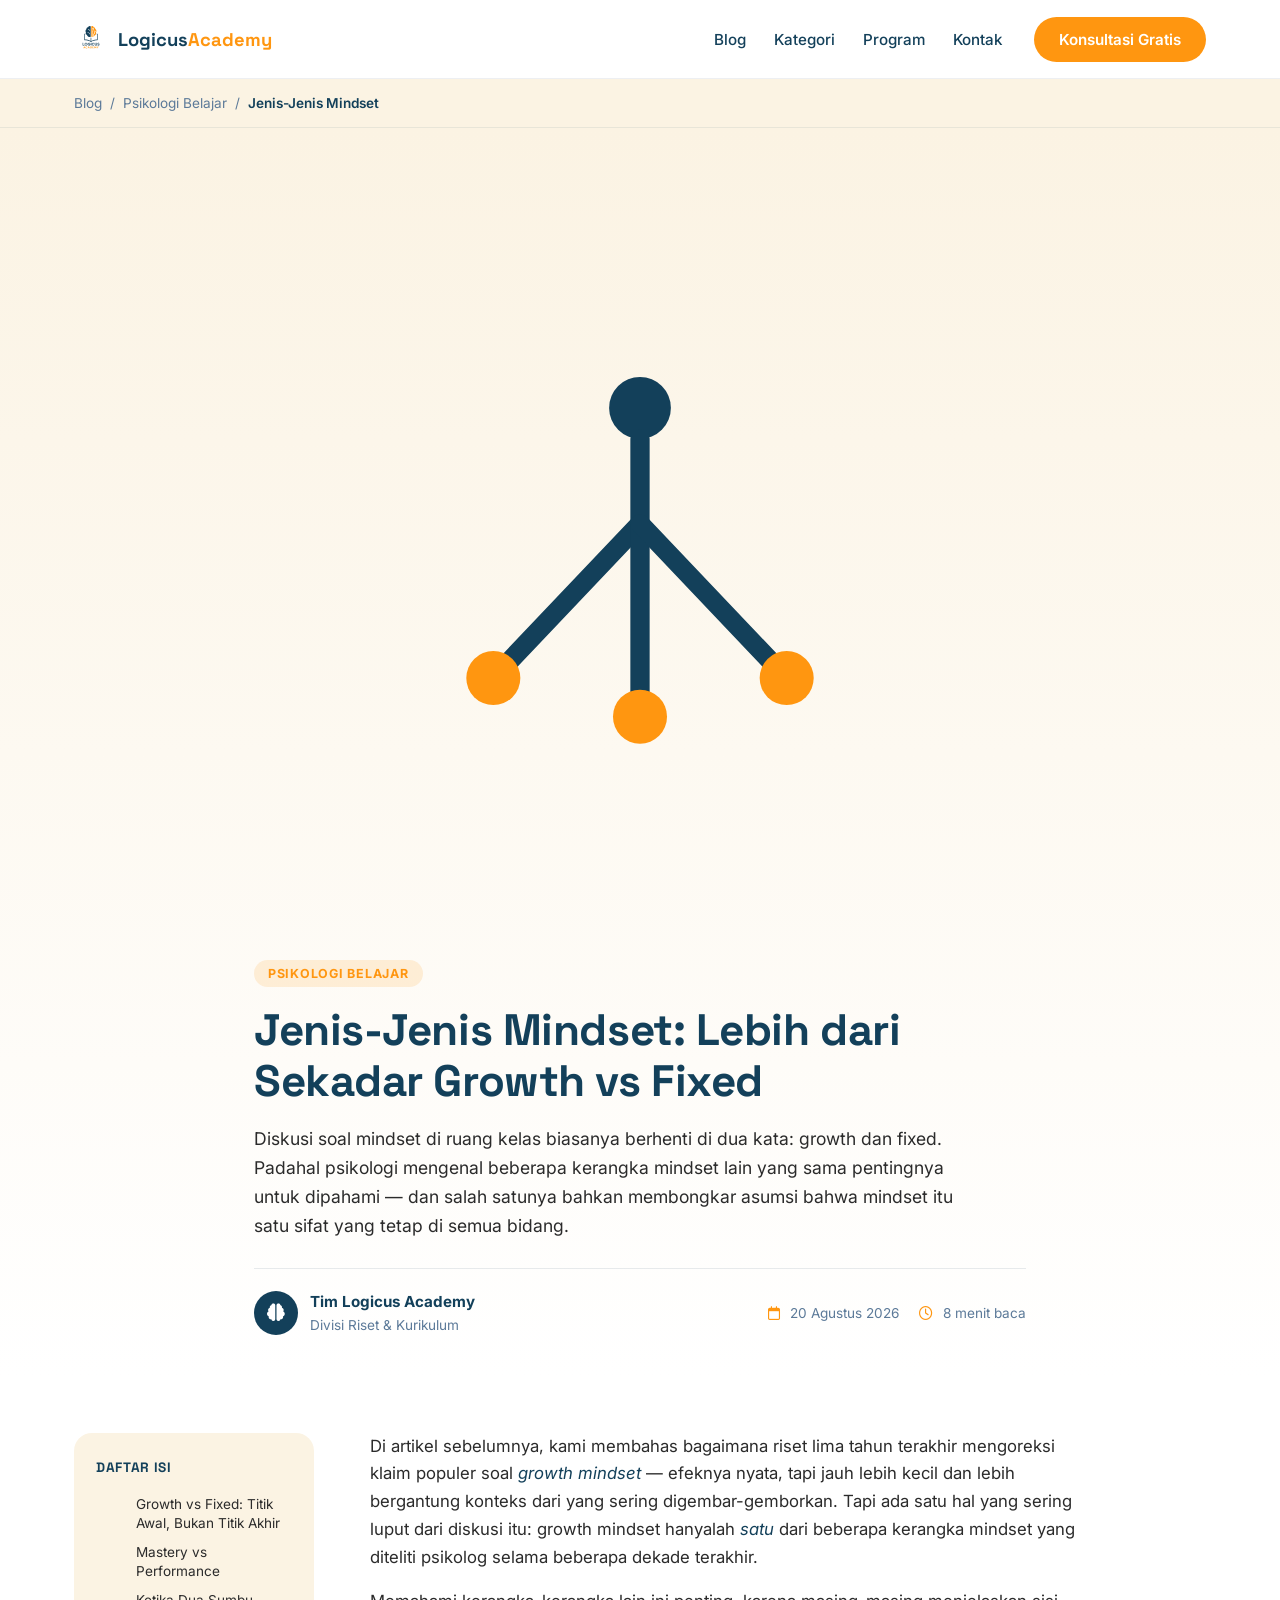
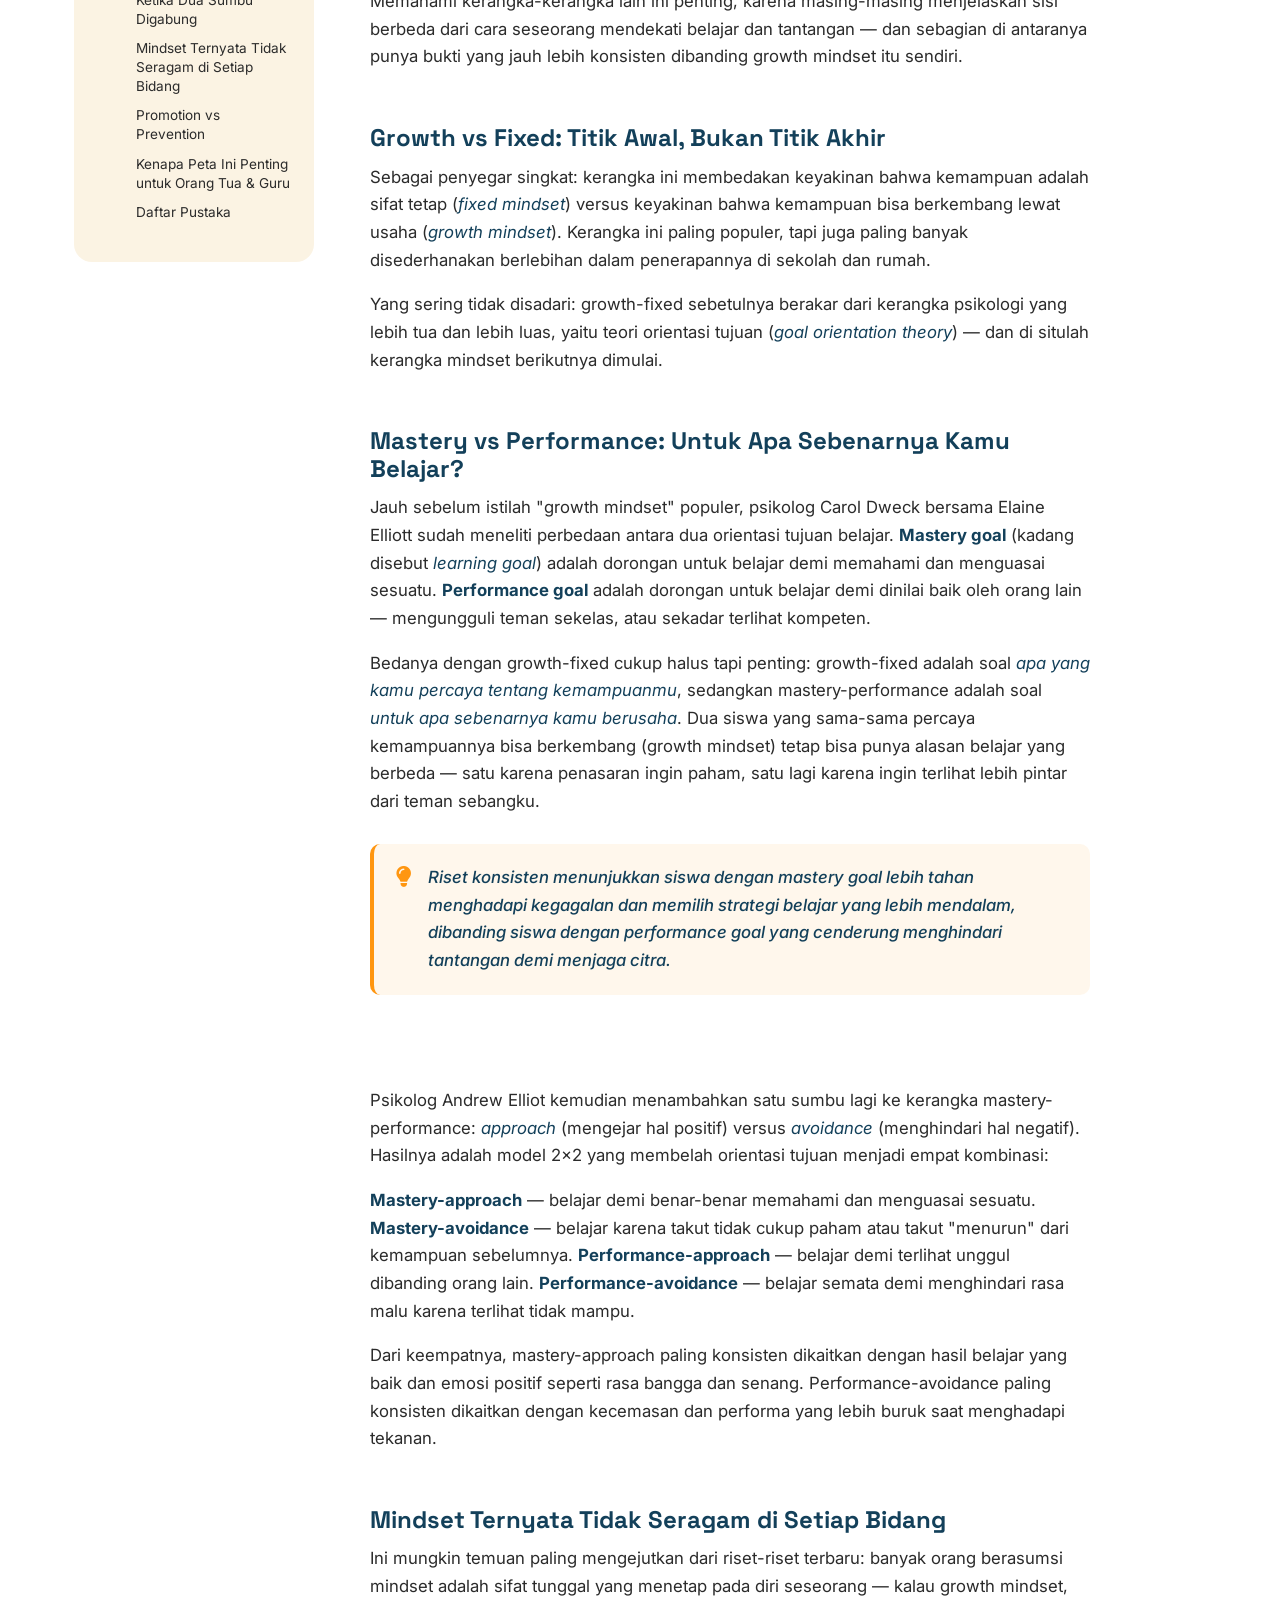
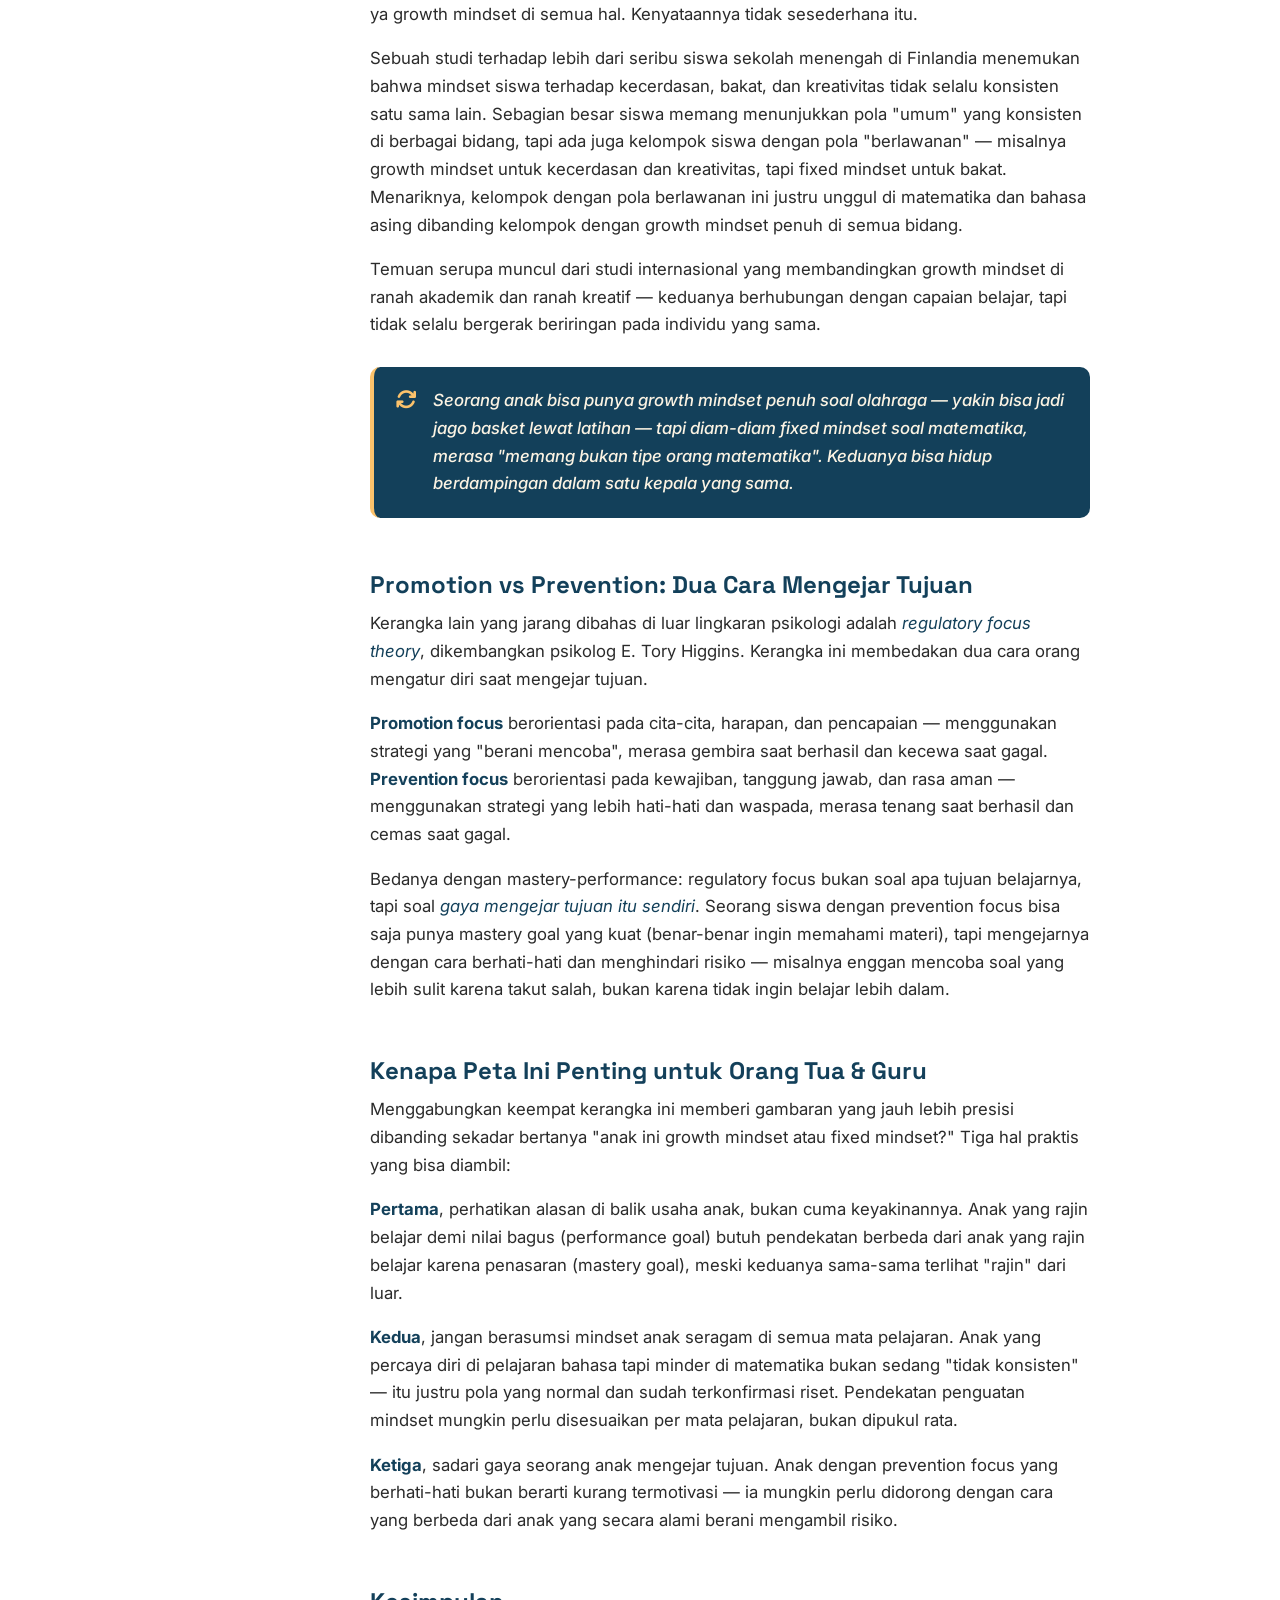
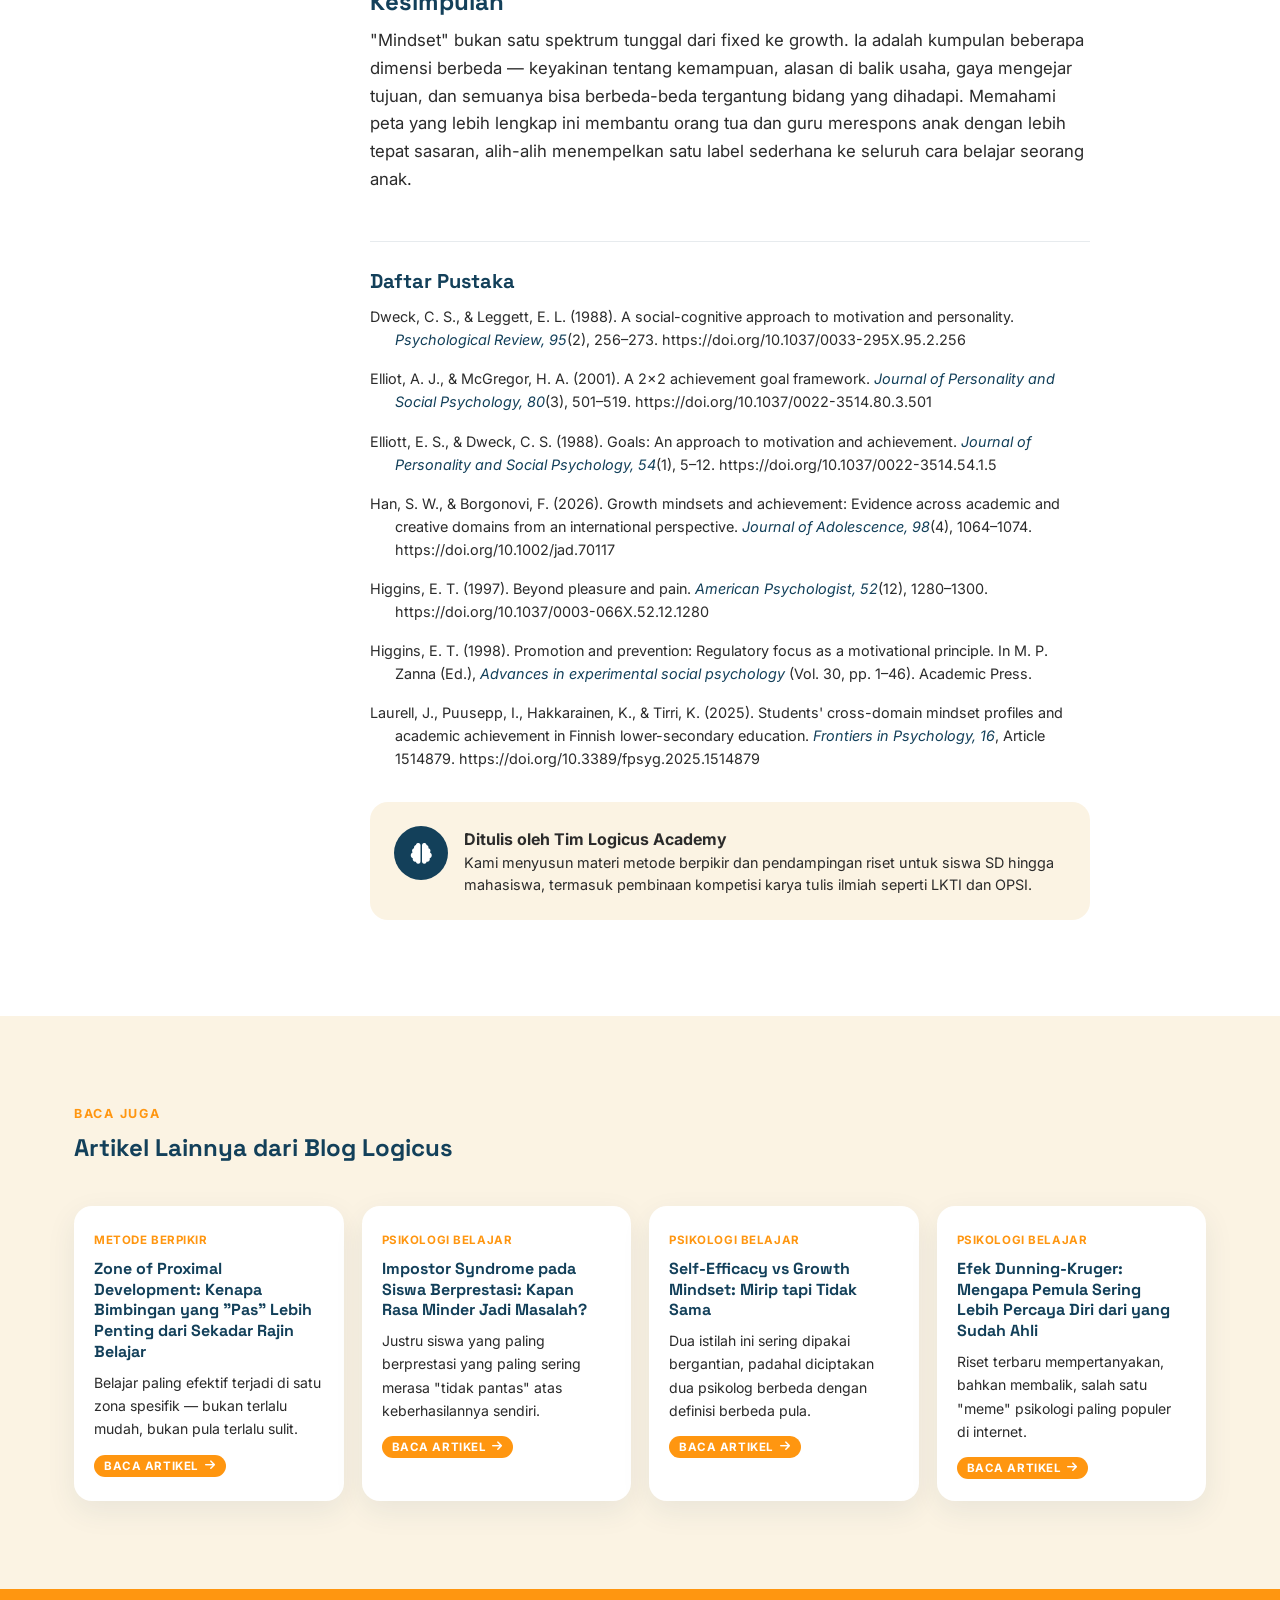
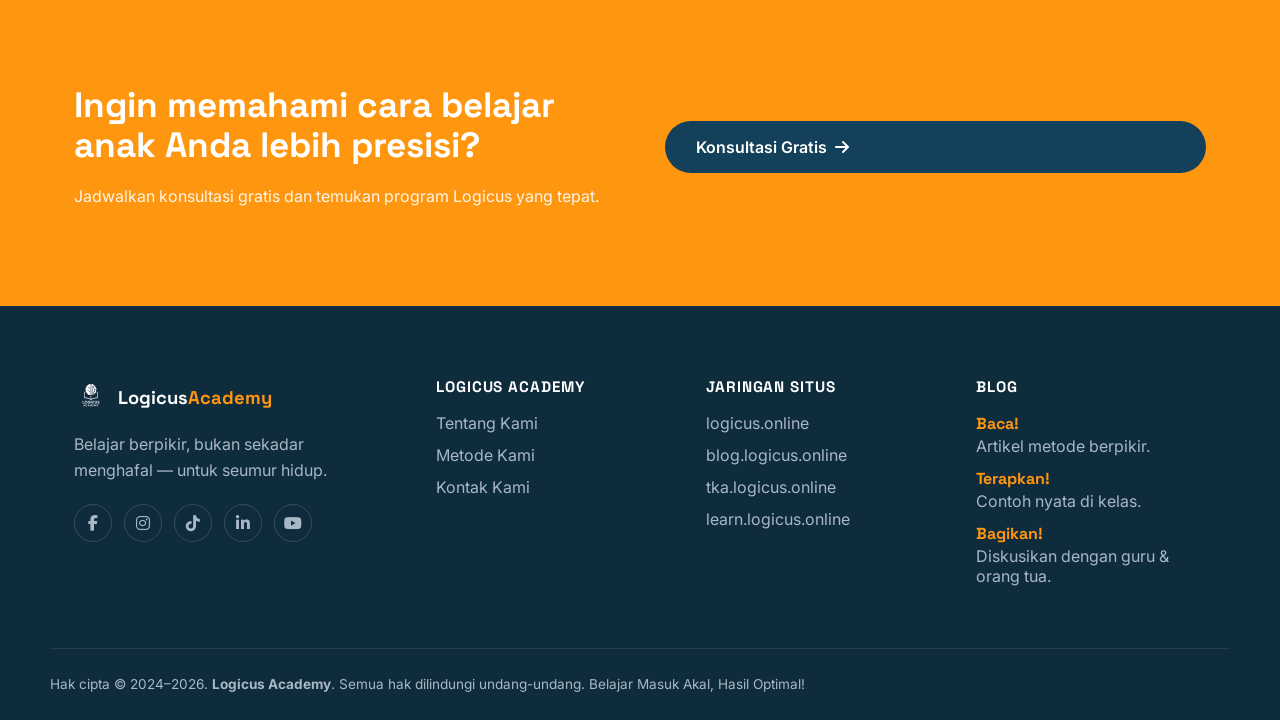
<file: jenis-jenis-mindset.html>
<!DOCTYPE html>
<html lang="id">
<head>
    <meta charset="UTF-8">
    <meta name="viewport" content="width=device-width, initial-scale=1.0">
    <title>Jenis-Jenis Mindset: Lebih dari Sekadar Growth vs Fixed — Blog Logicus Academy</title>
    <meta name="description" content="Diskusi soal mindset biasanya berhenti di growth vs fixed. Padahal psikologi mengenal beberapa kerangka mindset lain — mastery vs performance, promotion vs prevention, hingga temuan bahwa mindset ternyata tidak seragam di setiap bidang.">
    <link rel="preconnect" href="https://fonts.googleapis.com">
    <link rel="preconnect" href="https://fonts.gstatic.com" crossorigin>
    <link href="https://fonts.googleapis.com/css2?family=Space+Grotesk:wght@500;600;700&family=Inter:wght@400;500;600;700&display=swap" rel="stylesheet">
    <link rel="stylesheet" href="https://cdnjs.cloudflare.com/ajax/libs/font-awesome/6.5.1/css/all.min.css">
    <link rel="stylesheet" href="style.css">
    <link rel="stylesheet" href="blog.css">
</head>
<body>

    <a class="skip-link" href="#main">Langsung ke konten</a>

    <!-- Official vectorized logo (traced 1:1 from master file) reused via <use> -->
    <svg style="position:absolute;width:0;height:0;overflow:hidden" aria-hidden="true">
        <symbol id="logicus-logo-full" viewBox="0 0 500 500">
            <path d="M 306.25,336.00 L 306.00,336.25 L 306.00,363.75 L 306.75,365.00 L 306.75,365.75 L 308.00,368.75 L 310.50,371.75 L 313.25,373.75 L 314.00,373.75 L 315.75,374.75 L 317.00,374.75 L 318.25,375.50 L 326.25,375.50 L 327.50,374.75 L 328.50,374.75 L 329.75,374.00 L 332.25,373.25 L 334.25,371.75 L 336.75,368.75 L 337.00,367.25 L 338.25,365.50 L 338.50,362.00 L 338.75,361.75 L 338.75,336.50 L 338.25,336.00 L 331.00,336.00 L 330.75,336.25 L 330.75,362.00 L 328.75,365.75 L 325.50,368.00 L 319.50,368.00 L 318.25,367.00 L 317.25,366.75 L 315.50,365.25 L 314.00,362.00 L 314.00,360.75 L 313.75,360.50 L 313.75,337.50 L 314.00,336.25 L 313.75,336.00 Z M 248.25,336.00 L 248.00,336.25 L 248.00,374.50 L 248.25,374.75 L 255.75,374.75 L 256.25,374.25 L 256.25,336.50 L 255.75,336.00 Z M 127.75,336.00 L 127.25,336.50 L 127.50,337.75 L 127.25,338.50 L 127.25,344.75 L 127.50,345.00 L 127.50,346.25 L 127.25,346.50 L 127.25,374.25 L 127.75,374.75 L 152.75,374.75 L 153.00,374.50 L 153.00,368.25 L 152.50,367.75 L 135.75,367.75 L 135.00,366.75 L 135.00,337.50 L 135.25,336.50 L 134.75,336.00 Z M 356.00,335.00 L 351.00,337.00 L 347.00,341.00 L 346.00,343.25 L 345.50,345.75 L 345.50,347.75 L 345.75,348.00 L 346.00,350.50 L 347.00,352.75 L 350.00,355.75 L 354.75,357.75 L 355.75,357.75 L 358.00,358.50 L 359.50,358.50 L 362.00,359.75 L 363.00,359.75 L 364.25,360.50 L 366.00,362.50 L 366.00,365.50 L 365.50,366.50 L 363.25,368.50 L 362.00,369.00 L 359.00,369.25 L 358.75,369.00 L 356.75,369.00 L 356.25,368.50 L 355.25,368.25 L 353.75,366.75 L 352.25,364.00 L 345.00,364.00 L 344.75,364.25 L 345.00,367.25 L 346.00,368.50 L 347.00,370.75 L 350.75,373.75 L 352.25,374.00 L 353.25,374.75 L 354.50,374.75 L 355.50,375.50 L 363.00,375.50 L 364.25,374.75 L 365.50,374.75 L 366.25,374.00 L 368.00,373.50 L 369.75,372.50 L 371.50,370.75 L 373.75,367.00 L 373.75,365.25 L 374.00,365.00 L 373.75,359.75 L 372.50,357.25 L 369.75,354.75 L 366.75,353.75 L 365.75,353.00 L 364.50,353.00 L 362.75,352.25 L 361.50,352.25 L 358.75,351.00 L 355.25,350.00 L 353.25,347.50 L 353.25,345.00 L 353.75,343.50 L 355.50,341.75 L 356.75,341.00 L 360.50,340.75 L 361.50,341.50 L 363.50,342.25 L 365.75,345.00 L 366.00,346.25 L 366.75,346.75 L 367.50,346.50 L 373.25,346.50 L 373.50,345.25 L 372.75,344.00 L 372.75,343.00 L 372.00,342.00 L 371.50,340.50 L 370.00,338.75 L 367.75,337.00 L 366.50,336.75 L 365.50,336.00 L 364.75,336.00 L 362.50,335.00 Z M 277.25,335.25 L 276.25,336.00 L 275.50,336.00 L 274.25,336.75 L 272.75,337.00 L 270.00,339.00 L 269.50,339.00 L 267.00,341.25 L 266.75,342.00 L 265.00,344.00 L 264.75,345.00 L 263.25,347.50 L 262.25,351.75 L 262.25,358.50 L 263.00,361.00 L 263.00,362.25 L 263.75,363.25 L 265.00,366.25 L 266.75,368.50 L 269.75,371.50 L 272.75,373.50 L 275.25,374.00 L 276.25,374.75 L 277.50,374.75 L 278.50,375.50 L 286.00,375.50 L 287.25,374.75 L 288.75,374.50 L 289.25,374.00 L 291.00,373.75 L 293.25,372.00 L 294.25,371.75 L 297.50,368.50 L 298.00,367.25 L 299.50,365.50 L 300.25,362.50 L 299.00,362.00 L 292.25,362.25 L 290.00,364.75 L 289.50,365.75 L 288.50,366.00 L 285.25,368.00 L 279.25,368.00 L 278.50,367.75 L 276.25,366.25 L 275.25,366.00 L 272.50,363.25 L 271.75,361.25 L 270.75,359.75 L 270.50,357.25 L 270.25,357.00 L 270.25,353.50 L 271.00,349.75 L 272.50,347.25 L 274.75,344.75 L 275.75,344.50 L 278.25,342.75 L 285.25,342.75 L 288.00,344.50 L 289.50,345.00 L 291.75,348.25 L 292.50,348.75 L 299.50,348.75 L 300.00,348.25 L 299.75,346.50 L 297.50,342.25 L 294.00,338.75 L 291.50,337.00 L 290.00,336.75 L 287.25,335.25 L 286.00,335.25 L 285.75,335.00 Z M 216.75,335.25 L 213.75,336.75 L 212.50,337.00 L 210.25,338.75 L 209.25,339.00 L 206.00,342.50 L 205.75,343.25 L 204.25,345.00 L 204.00,346.50 L 203.25,347.25 L 202.00,351.75 L 202.00,359.25 L 202.50,361.50 L 204.00,364.25 L 204.00,365.25 L 206.00,368.25 L 209.50,371.75 L 210.00,371.75 L 212.75,373.75 L 214.50,374.00 L 215.75,374.75 L 217.00,374.75 L 218.25,375.50 L 225.50,375.50 L 227.00,374.75 L 228.50,374.75 L 229.75,374.00 L 232.25,373.50 L 235.25,371.50 L 238.00,368.75 L 240.75,363.50 L 241.25,359.75 L 241.25,354.00 L 240.50,353.50 L 222.50,353.50 L 222.00,354.00 L 222.00,360.25 L 222.25,360.50 L 232.50,360.50 L 233.00,361.00 L 233.00,361.50 L 232.00,362.50 L 231.75,363.50 L 229.00,366.25 L 226.00,368.00 L 218.50,368.00 L 215.75,366.25 L 214.25,365.75 L 212.00,363.00 L 210.75,360.00 L 210.50,358.25 L 210.00,357.75 L 210.00,352.75 L 210.75,351.50 L 210.75,350.75 L 211.50,349.50 L 211.75,348.25 L 215.00,344.75 L 217.50,343.75 L 218.75,342.75 L 225.00,342.75 L 229.25,345.00 L 232.25,348.50 L 240.25,348.50 L 240.75,348.00 L 240.75,347.50 L 239.50,345.75 L 238.75,343.25 L 234.50,338.75 L 233.50,338.25 L 232.25,337.00 L 230.50,336.75 L 229.50,336.00 L 228.50,336.00 L 227.50,335.25 L 226.50,335.00 Z M 171.50,335.25 L 170.50,336.00 L 169.75,336.00 L 167.75,337.00 L 167.00,337.00 L 164.25,339.00 L 163.75,339.00 L 161.00,341.50 L 158.25,345.25 L 158.00,346.25 L 157.25,347.25 L 157.00,349.50 L 156.25,350.75 L 156.25,352.25 L 155.75,353.75 L 155.75,356.25 L 156.25,358.00 L 156.25,359.75 L 157.00,360.75 L 157.25,363.00 L 158.00,364.50 L 158.75,365.25 L 159.25,366.75 L 164.25,371.75 L 165.25,372.00 L 167.75,373.75 L 169.50,374.00 L 173.00,375.50 L 180.25,375.50 L 181.25,374.75 L 182.50,374.75 L 183.50,374.00 L 185.25,373.75 L 187.50,372.50 L 190.50,370.00 L 191.25,369.75 L 192.00,368.50 L 193.75,366.75 L 194.75,364.50 L 195.75,363.25 L 195.75,362.25 L 196.50,360.00 L 196.50,358.75 L 197.00,357.75 L 197.00,354.50 L 196.50,352.75 L 196.50,351.00 L 195.75,348.00 L 193.50,343.75 L 192.00,342.25 L 191.50,341.25 L 189.25,339.25 L 187.00,338.00 L 186.00,337.00 L 184.25,336.75 L 181.50,335.25 L 180.00,335.25 L 179.75,335.00 Z M 173.00,342.75 L 179.75,342.75 L 184.00,345.00 L 186.00,347.00 L 187.00,349.00 L 187.75,349.75 L 188.75,353.75 L 188.75,357.75 L 187.50,361.50 L 186.75,362.25 L 186.50,363.00 L 183.50,366.00 L 183.00,366.00 L 179.25,368.00 L 173.50,368.00 L 172.50,367.25 L 169.50,366.00 L 166.75,363.50 L 166.50,362.75 L 165.25,361.25 L 164.75,360.00 L 164.50,357.75 L 163.75,356.25 L 163.75,354.00 L 164.50,352.50 L 164.50,351.00 L 165.00,349.25 L 168.50,345.00 Z M 152.00,204.50 L 151.50,292.75 L 155.50,296.75 L 176.75,297.75 L 199.25,301.75 L 218.75,307.75 L 232.75,313.75 L 244.25,320.75 L 250.50,321.75 L 254.50,320.75 L 275.00,309.75 L 292.00,303.75 L 323.50,297.75 L 342.25,297.25 L 346.00,295.50 L 347.50,293.25 L 347.50,205.25 L 344.25,200.75 L 333.25,200.75 L 330.50,209.75 L 338.75,210.50 L 338.50,287.25 L 308.00,290.25 L 290.50,294.25 L 273.25,300.00 L 254.75,309.25 L 253.75,308.75 L 253.75,263.00 L 250.25,259.00 L 248.50,259.00 L 245.50,262.00 L 244.75,309.00 L 220.25,298.00 L 200.25,292.25 L 176.25,288.25 L 160.75,287.25 L 160.50,210.50 L 168.75,208.75 L 165.50,200.50 L 155.75,200.50 Z M 236.25,88.75 L 229.50,89.25 L 228.25,90.00 L 222.75,91.00 L 221.00,92.25 L 218.50,93.00 L 211.25,99.00 L 207.25,105.25 L 200.75,107.00 L 199.75,108.00 L 197.00,109.00 L 194.25,110.75 L 190.00,114.75 L 187.25,118.25 L 185.00,122.50 L 183.00,129.00 L 182.50,135.50 L 177.00,140.25 L 173.00,146.25 L 171.00,150.50 L 170.75,153.25 L 169.25,157.75 L 169.25,167.00 L 171.00,173.75 L 175.00,181.00 L 175.00,182.50 L 173.25,186.25 L 172.75,189.00 L 172.50,195.25 L 173.00,199.25 L 175.25,205.50 L 176.00,206.00 L 177.00,208.50 L 181.25,213.75 L 185.50,217.50 L 189.75,219.75 L 191.75,221.75 L 193.00,226.50 L 196.25,232.75 L 203.50,240.75 L 209.00,244.50 L 213.50,246.75 L 215.50,247.00 L 218.50,248.50 L 223.50,249.00 L 228.75,250.50 L 236.50,250.50 L 241.25,248.75 L 244.00,246.00 L 245.50,241.75 L 245.50,98.25 L 244.75,94.00 L 242.75,91.50 L 238.25,89.00 Z M 199.50,179.75 L 200.50,178.75 L 203.25,178.75 L 206.25,181.75 L 209.25,183.50 L 210.25,183.75 L 211.25,184.50 L 213.75,185.00 L 214.75,185.75 L 217.00,186.50 L 219.00,186.75 L 219.75,187.50 L 223.50,189.00 L 224.00,189.75 L 225.25,190.25 L 227.25,191.75 L 229.75,194.25 L 230.00,195.00 L 231.25,196.25 L 231.75,197.50 L 233.00,199.00 L 233.00,199.75 L 233.75,201.25 L 234.25,203.50 L 235.00,204.75 L 235.00,207.75 L 234.00,209.25 L 233.00,210.00 L 231.25,210.25 L 230.50,210.00 L 229.25,208.75 L 228.00,206.00 L 227.50,203.25 L 226.75,201.75 L 224.75,198.75 L 222.50,196.50 L 218.50,194.00 L 217.50,194.00 L 216.00,193.00 L 214.50,192.75 L 212.75,192.00 L 211.75,192.00 L 208.25,190.25 L 207.00,190.00 L 202.25,187.00 L 199.75,184.50 L 198.75,182.75 L 198.75,181.00 Z M 207.25,133.25 L 210.75,133.25 L 211.75,133.75 L 213.50,133.75 L 216.50,135.50 L 217.75,135.75 L 220.25,137.75 L 220.75,137.75 L 225.25,142.25 L 226.00,143.75 L 227.00,144.75 L 227.00,145.25 L 229.00,148.75 L 229.25,150.50 L 230.00,152.50 L 230.00,153.75 L 230.50,155.00 L 230.50,158.50 L 230.00,159.25 L 230.00,160.00 L 229.25,161.00 L 228.25,161.50 L 226.25,161.50 L 224.75,160.25 L 223.75,157.75 L 223.75,154.75 L 223.00,152.00 L 221.75,150.00 L 221.50,148.75 L 219.75,146.75 L 219.50,146.00 L 217.25,143.75 L 215.00,142.00 L 212.25,141.00 L 211.00,140.00 L 207.00,139.25 L 205.75,138.00 L 205.25,137.00 L 205.25,135.75 L 205.75,134.25 Z" fill="#13405A" fill-rule="evenodd"/>
            <path d="M 335.75,389.25 L 335.75,390.00 L 336.75,391.50 L 337.25,393.00 L 338.75,395.00 L 339.00,396.25 L 340.50,398.00 L 341.25,400.00 L 342.50,401.50 L 343.25,403.50 L 345.00,406.00 L 345.00,416.50 L 345.50,417.00 L 350.50,417.00 L 351.00,416.50 L 351.00,406.00 L 351.75,405.00 L 352.75,402.50 L 353.75,401.50 L 354.75,399.75 L 354.75,399.25 L 357.50,395.25 L 358.75,392.50 L 359.75,391.50 L 360.25,389.50 L 360.00,389.25 L 354.50,389.25 L 354.00,389.50 L 353.00,390.75 L 351.75,393.75 L 351.00,394.50 L 351.00,395.00 L 350.25,396.50 L 349.00,398.00 L 348.75,399.00 L 348.25,399.50 L 347.75,399.50 L 347.00,398.75 L 346.50,397.00 L 344.75,394.50 L 344.75,394.00 L 343.75,392.00 L 343.00,391.25 L 342.50,389.75 L 341.75,389.25 Z M 297.75,390.25 L 297.75,416.25 L 298.25,417.00 L 303.50,417.00 L 303.75,416.75 L 303.75,400.00 L 304.25,399.50 L 305.25,400.25 L 306.00,402.00 L 307.25,403.25 L 308.00,405.00 L 312.00,410.75 L 313.50,410.75 L 314.50,410.00 L 315.75,407.50 L 316.75,406.50 L 317.00,405.50 L 318.75,403.25 L 319.75,401.25 L 321.25,400.25 L 321.75,400.75 L 321.75,416.50 L 322.25,417.00 L 327.50,417.00 L 327.75,416.75 L 327.75,389.50 L 327.50,389.25 L 321.25,389.25 L 319.25,392.00 L 318.75,393.25 L 317.75,394.25 L 316.75,396.50 L 315.50,397.75 L 315.00,399.00 L 313.25,401.25 L 312.75,401.25 L 311.75,400.25 L 310.75,398.25 L 309.75,397.25 L 309.50,396.25 L 307.75,394.25 L 307.50,393.25 L 304.50,389.25 L 298.25,389.25 Z M 271.00,389.25 L 270.25,390.50 L 270.25,416.50 L 271.00,417.00 L 288.50,417.00 L 288.75,416.75 L 288.75,412.00 L 288.25,411.50 L 287.25,411.75 L 284.25,411.75 L 284.00,411.50 L 282.75,411.75 L 280.00,411.75 L 279.75,411.50 L 277.25,411.75 L 276.50,410.75 L 276.50,406.75 L 277.25,406.00 L 287.00,406.00 L 287.50,405.50 L 287.50,401.25 L 287.00,400.75 L 278.50,400.75 L 278.25,401.00 L 277.00,400.75 L 276.50,400.25 L 276.50,395.25 L 277.50,394.25 L 278.25,394.50 L 288.25,394.50 L 288.75,394.00 L 288.75,389.50 L 288.50,389.25 Z M 237.75,389.25 L 237.25,389.75 L 237.25,416.50 L 237.75,417.00 L 250.50,417.00 L 250.75,416.75 L 253.50,416.50 L 255.25,415.25 L 257.00,414.75 L 258.50,413.50 L 260.50,411.00 L 260.75,409.75 L 261.75,408.25 L 262.00,406.25 L 262.50,405.00 L 262.50,400.75 L 261.75,398.00 L 261.00,397.00 L 260.75,395.75 L 260.00,394.50 L 258.00,392.25 L 254.50,390.00 L 253.25,390.00 L 250.75,389.25 Z M 244.25,394.50 L 250.00,394.75 L 252.50,395.75 L 254.75,398.00 L 255.00,399.00 L 256.00,400.50 L 256.25,403.25 L 256.00,403.50 L 255.75,406.50 L 255.00,407.25 L 254.75,408.25 L 251.75,411.00 L 250.00,411.50 L 245.75,411.75 L 245.50,411.50 L 244.00,411.50 L 243.25,410.75 L 243.25,395.25 Z M 213.25,389.25 L 212.25,390.50 L 211.75,393.00 L 211.00,394.00 L 211.00,394.75 L 210.00,396.50 L 209.75,398.25 L 209.00,399.25 L 208.00,401.75 L 208.00,403.00 L 206.25,406.25 L 205.75,408.75 L 204.25,411.50 L 203.75,414.00 L 203.25,414.50 L 202.50,416.50 L 203.00,417.00 L 208.50,417.00 L 209.25,416.25 L 209.75,414.00 L 211.25,411.75 L 221.50,411.75 L 222.75,413.50 L 223.50,416.00 L 224.25,417.00 L 229.75,417.00 L 230.25,416.25 L 229.50,415.25 L 229.50,414.25 L 227.75,410.75 L 227.50,409.00 L 225.75,405.25 L 224.75,402.00 L 223.75,400.75 L 223.50,398.75 L 223.00,398.00 L 222.75,396.75 L 221.75,395.25 L 221.00,392.25 L 220.00,390.75 L 219.75,389.75 L 219.25,389.25 Z M 216.25,397.25 L 217.25,398.25 L 218.00,401.50 L 219.75,405.00 L 219.75,405.50 L 219.00,406.25 L 218.25,406.50 L 213.50,406.25 L 213.00,405.75 L 213.00,405.00 L 213.75,403.75 L 214.00,401.75 L 214.50,401.25 L 215.75,397.75 Z M 149.00,389.50 L 148.00,391.00 L 147.75,392.25 L 147.25,393.00 L 147.00,394.75 L 146.00,396.25 L 145.00,399.00 L 145.00,399.75 L 144.00,401.25 L 143.75,403.00 L 143.25,403.50 L 143.25,404.25 L 141.75,407.50 L 141.00,410.25 L 140.00,411.75 L 140.00,412.75 L 138.50,416.00 L 138.50,416.75 L 138.75,417.00 L 144.25,417.00 L 145.50,414.75 L 146.00,412.75 L 147.25,411.75 L 156.75,411.75 L 158.00,412.75 L 158.25,413.75 L 158.75,414.00 L 159.00,415.75 L 159.50,416.75 L 160.00,417.00 L 165.50,417.00 L 165.75,415.75 L 164.75,414.00 L 164.75,412.75 L 163.00,409.75 L 162.75,407.50 L 160.75,403.75 L 160.75,402.50 L 159.75,401.00 L 158.75,398.50 L 158.75,397.50 L 157.75,396.00 L 157.25,394.00 L 156.75,393.25 L 156.75,392.25 L 156.00,391.25 L 155.50,389.75 L 154.75,389.25 L 149.50,389.25 Z M 151.75,397.50 L 152.25,397.50 L 153.00,398.25 L 153.25,400.50 L 155.00,404.00 L 155.25,405.75 L 154.50,406.50 L 153.25,406.25 L 151.00,406.50 L 150.75,406.25 L 149.25,406.25 L 148.75,405.75 L 149.75,402.00 L 150.75,400.50 L 151.00,398.50 Z M 178.00,390.00 L 175.25,391.75 L 173.25,393.75 L 171.75,396.75 L 171.00,397.50 L 170.75,400.25 L 170.50,400.50 L 170.50,406.00 L 171.00,407.50 L 171.00,408.75 L 172.75,411.25 L 173.25,412.50 L 175.25,414.50 L 178.75,416.75 L 182.00,417.00 L 183.75,417.75 L 186.25,417.75 L 188.75,417.00 L 191.00,416.75 L 193.25,415.00 L 194.00,414.75 L 195.75,413.00 L 197.00,410.25 L 197.50,409.75 L 197.50,408.75 L 197.25,408.50 L 196.75,408.75 L 191.25,408.75 L 189.25,411.00 L 188.75,411.00 L 187.00,412.00 L 183.00,412.00 L 181.50,411.50 L 178.75,409.50 L 176.75,406.25 L 176.75,404.50 L 176.50,404.25 L 176.75,400.00 L 178.00,397.75 L 179.75,395.75 L 181.00,395.00 L 182.75,394.75 L 183.50,394.25 L 185.50,394.25 L 188.00,395.00 L 189.25,395.75 L 191.75,398.25 L 197.00,398.25 L 197.50,397.75 L 197.50,397.25 L 196.00,395.00 L 195.75,394.00 L 194.00,392.00 L 191.50,390.00 L 190.75,390.00 L 189.50,389.25 L 188.50,389.25 L 187.25,388.75 L 182.50,388.75 L 181.50,389.25 L 180.00,389.25 L 179.25,389.75 Z M 304.25,163.00 L 301.75,164.25 L 300.00,165.75 L 299.25,168.25 L 299.50,171.50 L 301.00,173.75 L 302.50,174.75 L 307.25,174.75 L 309.25,173.25 L 310.75,171.00 L 310.75,169.50 L 311.00,169.25 L 310.75,167.50 L 310.00,166.75 L 309.50,165.25 L 308.00,164.00 L 306.25,163.25 Z M 278.50,122.00 L 276.75,123.25 L 275.25,126.50 L 275.25,128.50 L 276.00,130.25 L 278.25,132.75 L 279.25,133.25 L 282.75,133.25 L 283.50,133.00 L 285.75,131.25 L 285.75,130.75 L 286.75,129.25 L 286.75,125.50 L 285.75,123.50 L 284.00,122.00 L 283.25,121.75 Z M 262.25,88.75 L 257.75,90.50 L 254.00,95.75 L 254.00,243.00 L 256.75,247.50 L 263.00,250.50 L 264.00,250.00 L 264.00,172.50 L 266.75,165.50 L 275.75,155.00 L 277.75,150.75 L 277.75,140.00 L 273.50,137.75 L 268.75,130.75 L 268.75,124.00 L 274.25,116.50 L 283.00,114.50 L 287.75,116.25 L 291.00,119.25 L 294.00,126.75 L 291.25,135.25 L 284.25,140.50 L 283.75,155.25 L 274.25,167.25 L 271.00,173.75 L 271.00,250.00 L 280.25,248.50 L 282.50,246.75 L 282.50,212.50 L 284.25,207.25 L 289.00,202.00 L 299.25,196.00 L 301.75,192.00 L 301.75,182.00 L 294.25,176.25 L 292.00,169.75 L 294.00,163.00 L 300.75,157.00 L 309.25,157.00 L 315.00,161.25 L 317.00,165.00 L 317.50,170.50 L 314.75,177.75 L 308.75,182.00 L 308.75,193.25 L 307.00,197.75 L 303.25,201.75 L 292.25,208.25 L 290.00,211.25 L 290.25,244.00 L 299.50,236.25 L 304.75,224.50 L 314.50,218.75 L 318.75,214.50 L 322.75,207.75 L 325.25,198.50 L 325.25,189.75 L 323.50,181.75 L 328.75,172.00 L 329.75,161.00 L 326.75,148.25 L 322.50,141.25 L 312.50,132.50 L 311.50,123.50 L 306.75,114.75 L 299.50,109.00 L 291.50,106.50 L 285.50,97.50 L 280.00,93.25 L 269.25,89.00 Z" fill="#FF9610" fill-rule="evenodd"/>
        </symbol>
        <symbol id="logicus-logo-white" viewBox="0 0 500 500">
            <path d="M 306.25,336.00 L 306.00,336.25 L 306.00,363.75 L 306.75,365.00 L 306.75,365.75 L 308.00,368.75 L 310.50,371.75 L 313.25,373.75 L 314.00,373.75 L 315.75,374.75 L 317.00,374.75 L 318.25,375.50 L 326.25,375.50 L 327.50,374.75 L 328.50,374.75 L 329.75,374.00 L 332.25,373.25 L 334.25,371.75 L 336.75,368.75 L 337.00,367.25 L 338.25,365.50 L 338.50,362.00 L 338.75,361.75 L 338.75,336.50 L 338.25,336.00 L 331.00,336.00 L 330.75,336.25 L 330.75,362.00 L 328.75,365.75 L 325.50,368.00 L 319.50,368.00 L 318.25,367.00 L 317.25,366.75 L 315.50,365.25 L 314.00,362.00 L 314.00,360.75 L 313.75,360.50 L 313.75,337.50 L 314.00,336.25 L 313.75,336.00 Z M 248.25,336.00 L 248.00,336.25 L 248.00,374.50 L 248.25,374.75 L 255.75,374.75 L 256.25,374.25 L 256.25,336.50 L 255.75,336.00 Z M 127.75,336.00 L 127.25,336.50 L 127.50,337.75 L 127.25,338.50 L 127.25,344.75 L 127.50,345.00 L 127.50,346.25 L 127.25,346.50 L 127.25,374.25 L 127.75,374.75 L 152.75,374.75 L 153.00,374.50 L 153.00,368.25 L 152.50,367.75 L 135.75,367.75 L 135.00,366.75 L 135.00,337.50 L 135.25,336.50 L 134.75,336.00 Z M 356.00,335.00 L 351.00,337.00 L 347.00,341.00 L 346.00,343.25 L 345.50,345.75 L 345.50,347.75 L 345.75,348.00 L 346.00,350.50 L 347.00,352.75 L 350.00,355.75 L 354.75,357.75 L 355.75,357.75 L 358.00,358.50 L 359.50,358.50 L 362.00,359.75 L 363.00,359.75 L 364.25,360.50 L 366.00,362.50 L 366.00,365.50 L 365.50,366.50 L 363.25,368.50 L 362.00,369.00 L 359.00,369.25 L 358.75,369.00 L 356.75,369.00 L 356.25,368.50 L 355.25,368.25 L 353.75,366.75 L 352.25,364.00 L 345.00,364.00 L 344.75,364.25 L 345.00,367.25 L 346.00,368.50 L 347.00,370.75 L 350.75,373.75 L 352.25,374.00 L 353.25,374.75 L 354.50,374.75 L 355.50,375.50 L 363.00,375.50 L 364.25,374.75 L 365.50,374.75 L 366.25,374.00 L 368.00,373.50 L 369.75,372.50 L 371.50,370.75 L 373.75,367.00 L 373.75,365.25 L 374.00,365.00 L 373.75,359.75 L 372.50,357.25 L 369.75,354.75 L 366.75,353.75 L 365.75,353.00 L 364.50,353.00 L 362.75,352.25 L 361.50,352.25 L 358.75,351.00 L 355.25,350.00 L 353.25,347.50 L 353.25,345.00 L 353.75,343.50 L 355.50,341.75 L 356.75,341.00 L 360.50,340.75 L 361.50,341.50 L 363.50,342.25 L 365.75,345.00 L 366.00,346.25 L 366.75,346.75 L 367.50,346.50 L 373.25,346.50 L 373.50,345.25 L 372.75,344.00 L 372.75,343.00 L 372.00,342.00 L 371.50,340.50 L 370.00,338.75 L 367.75,337.00 L 366.50,336.75 L 365.50,336.00 L 364.75,336.00 L 362.50,335.00 Z M 277.25,335.25 L 276.25,336.00 L 275.50,336.00 L 274.25,336.75 L 272.75,337.00 L 270.00,339.00 L 269.50,339.00 L 267.00,341.25 L 266.75,342.00 L 265.00,344.00 L 264.75,345.00 L 263.25,347.50 L 262.25,351.75 L 262.25,358.50 L 263.00,361.00 L 263.00,362.25 L 263.75,363.25 L 265.00,366.25 L 266.75,368.50 L 269.75,371.50 L 272.75,373.50 L 275.25,374.00 L 276.25,374.75 L 277.50,374.75 L 278.50,375.50 L 286.00,375.50 L 287.25,374.75 L 288.75,374.50 L 289.25,374.00 L 291.00,373.75 L 293.25,372.00 L 294.25,371.75 L 297.50,368.50 L 298.00,367.25 L 299.50,365.50 L 300.25,362.50 L 299.00,362.00 L 292.25,362.25 L 290.00,364.75 L 289.50,365.75 L 288.50,366.00 L 285.25,368.00 L 279.25,368.00 L 278.50,367.75 L 276.25,366.25 L 275.25,366.00 L 272.50,363.25 L 271.75,361.25 L 270.75,359.75 L 270.50,357.25 L 270.25,357.00 L 270.25,353.50 L 271.00,349.75 L 272.50,347.25 L 274.75,344.75 L 275.75,344.50 L 278.25,342.75 L 285.25,342.75 L 288.00,344.50 L 289.50,345.00 L 291.75,348.25 L 292.50,348.75 L 299.50,348.75 L 300.00,348.25 L 299.75,346.50 L 297.50,342.25 L 294.00,338.75 L 291.50,337.00 L 290.00,336.75 L 287.25,335.25 L 286.00,335.25 L 285.75,335.00 Z M 216.75,335.25 L 213.75,336.75 L 212.50,337.00 L 210.25,338.75 L 209.25,339.00 L 206.00,342.50 L 205.75,343.25 L 204.25,345.00 L 204.00,346.50 L 203.25,347.25 L 202.00,351.75 L 202.00,359.25 L 202.50,361.50 L 204.00,364.25 L 204.00,365.25 L 206.00,368.25 L 209.50,371.75 L 210.00,371.75 L 212.75,373.75 L 214.50,374.00 L 215.75,374.75 L 217.00,374.75 L 218.25,375.50 L 225.50,375.50 L 227.00,374.75 L 228.50,374.75 L 229.75,374.00 L 232.25,373.50 L 235.25,371.50 L 238.00,368.75 L 240.75,363.50 L 241.25,359.75 L 241.25,354.00 L 240.50,353.50 L 222.50,353.50 L 222.00,354.00 L 222.00,360.25 L 222.25,360.50 L 232.50,360.50 L 233.00,361.00 L 233.00,361.50 L 232.00,362.50 L 231.75,363.50 L 229.00,366.25 L 226.00,368.00 L 218.50,368.00 L 215.75,366.25 L 214.25,365.75 L 212.00,363.00 L 210.75,360.00 L 210.50,358.25 L 210.00,357.75 L 210.00,352.75 L 210.75,351.50 L 210.75,350.75 L 211.50,349.50 L 211.75,348.25 L 215.00,344.75 L 217.50,343.75 L 218.75,342.75 L 225.00,342.75 L 229.25,345.00 L 232.25,348.50 L 240.25,348.50 L 240.75,348.00 L 240.75,347.50 L 239.50,345.75 L 238.75,343.25 L 234.50,338.75 L 233.50,338.25 L 232.25,337.00 L 230.50,336.75 L 229.50,336.00 L 228.50,336.00 L 227.50,335.25 L 226.50,335.00 Z M 171.50,335.25 L 170.50,336.00 L 169.75,336.00 L 167.75,337.00 L 167.00,337.00 L 164.25,339.00 L 163.75,339.00 L 161.00,341.50 L 158.25,345.25 L 158.00,346.25 L 157.25,347.25 L 157.00,349.50 L 156.25,350.75 L 156.25,352.25 L 155.75,353.75 L 155.75,356.25 L 156.25,358.00 L 156.25,359.75 L 157.00,360.75 L 157.25,363.00 L 158.00,364.50 L 158.75,365.25 L 159.25,366.75 L 164.25,371.75 L 165.25,372.00 L 167.75,373.75 L 169.50,374.00 L 173.00,375.50 L 180.25,375.50 L 181.25,374.75 L 182.50,374.75 L 183.50,374.00 L 185.25,373.75 L 187.50,372.50 L 190.50,370.00 L 191.25,369.75 L 192.00,368.50 L 193.75,366.75 L 194.75,364.50 L 195.75,363.25 L 195.75,362.25 L 196.50,360.00 L 196.50,358.75 L 197.00,357.75 L 197.00,354.50 L 196.50,352.75 L 196.50,351.00 L 195.75,348.00 L 193.50,343.75 L 192.00,342.25 L 191.50,341.25 L 189.25,339.25 L 187.00,338.00 L 186.00,337.00 L 184.25,336.75 L 181.50,335.25 L 180.00,335.25 L 179.75,335.00 Z M 173.00,342.75 L 179.75,342.75 L 184.00,345.00 L 186.00,347.00 L 187.00,349.00 L 187.75,349.75 L 188.75,353.75 L 188.75,357.75 L 187.50,361.50 L 186.75,362.25 L 186.50,363.00 L 183.50,366.00 L 183.00,366.00 L 179.25,368.00 L 173.50,368.00 L 172.50,367.25 L 169.50,366.00 L 166.75,363.50 L 166.50,362.75 L 165.25,361.25 L 164.75,360.00 L 164.50,357.75 L 163.75,356.25 L 163.75,354.00 L 164.50,352.50 L 164.50,351.00 L 165.00,349.25 L 168.50,345.00 Z M 152.00,204.50 L 151.50,292.75 L 155.50,296.75 L 176.75,297.75 L 199.25,301.75 L 218.75,307.75 L 232.75,313.75 L 244.25,320.75 L 250.50,321.75 L 254.50,320.75 L 275.00,309.75 L 292.00,303.75 L 323.50,297.75 L 342.25,297.25 L 346.00,295.50 L 347.50,293.25 L 347.50,205.25 L 344.25,200.75 L 333.25,200.75 L 330.50,209.75 L 338.75,210.50 L 338.50,287.25 L 308.00,290.25 L 290.50,294.25 L 273.25,300.00 L 254.75,309.25 L 253.75,308.75 L 253.75,263.00 L 250.25,259.00 L 248.50,259.00 L 245.50,262.00 L 244.75,309.00 L 220.25,298.00 L 200.25,292.25 L 176.25,288.25 L 160.75,287.25 L 160.50,210.50 L 168.75,208.75 L 165.50,200.50 L 155.75,200.50 Z M 236.25,88.75 L 229.50,89.25 L 228.25,90.00 L 222.75,91.00 L 221.00,92.25 L 218.50,93.00 L 211.25,99.00 L 207.25,105.25 L 200.75,107.00 L 199.75,108.00 L 197.00,109.00 L 194.25,110.75 L 190.00,114.75 L 187.25,118.25 L 185.00,122.50 L 183.00,129.00 L 182.50,135.50 L 177.00,140.25 L 173.00,146.25 L 171.00,150.50 L 170.75,153.25 L 169.25,157.75 L 169.25,167.00 L 171.00,173.75 L 175.00,181.00 L 175.00,182.50 L 173.25,186.25 L 172.75,189.00 L 172.50,195.25 L 173.00,199.25 L 175.25,205.50 L 176.00,206.00 L 177.00,208.50 L 181.25,213.75 L 185.50,217.50 L 189.75,219.75 L 191.75,221.75 L 193.00,226.50 L 196.25,232.75 L 203.50,240.75 L 209.00,244.50 L 213.50,246.75 L 215.50,247.00 L 218.50,248.50 L 223.50,249.00 L 228.75,250.50 L 236.50,250.50 L 241.25,248.75 L 244.00,246.00 L 245.50,241.75 L 245.50,98.25 L 244.75,94.00 L 242.75,91.50 L 238.25,89.00 Z M 199.50,179.75 L 200.50,178.75 L 203.25,178.75 L 206.25,181.75 L 209.25,183.50 L 210.25,183.75 L 211.25,184.50 L 213.75,185.00 L 214.75,185.75 L 217.00,186.50 L 219.00,186.75 L 219.75,187.50 L 223.50,189.00 L 224.00,189.75 L 225.25,190.25 L 227.25,191.75 L 229.75,194.25 L 230.00,195.00 L 231.25,196.25 L 231.75,197.50 L 233.00,199.00 L 233.00,199.75 L 233.75,201.25 L 234.25,203.50 L 235.00,204.75 L 235.00,207.75 L 234.00,209.25 L 233.00,210.00 L 231.25,210.25 L 230.50,210.00 L 229.25,208.75 L 228.00,206.00 L 227.50,203.25 L 226.75,201.75 L 224.75,198.75 L 222.50,196.50 L 218.50,194.00 L 217.50,194.00 L 216.00,193.00 L 214.50,192.75 L 212.75,192.00 L 211.75,192.00 L 208.25,190.25 L 207.00,190.00 L 202.25,187.00 L 199.75,184.50 L 198.75,182.75 L 198.75,181.00 Z M 207.25,133.25 L 210.75,133.25 L 211.75,133.75 L 213.50,133.75 L 216.50,135.50 L 217.75,135.75 L 220.25,137.75 L 220.75,137.75 L 225.25,142.25 L 226.00,143.75 L 227.00,144.75 L 227.00,145.25 L 229.00,148.75 L 229.25,150.50 L 230.00,152.50 L 230.00,153.75 L 230.50,155.00 L 230.50,158.50 L 230.00,159.25 L 230.00,160.00 L 229.25,161.00 L 228.25,161.50 L 226.25,161.50 L 224.75,160.25 L 223.75,157.75 L 223.75,154.75 L 223.00,152.00 L 221.75,150.00 L 221.50,148.75 L 219.75,146.75 L 219.50,146.00 L 217.25,143.75 L 215.00,142.00 L 212.25,141.00 L 211.00,140.00 L 207.00,139.25 L 205.75,138.00 L 205.25,137.00 L 205.25,135.75 L 205.75,134.25 Z" fill="#FFFFFF" fill-rule="evenodd"/>
            <path d="M 335.75,389.25 L 335.75,390.00 L 336.75,391.50 L 337.25,393.00 L 338.75,395.00 L 339.00,396.25 L 340.50,398.00 L 341.25,400.00 L 342.50,401.50 L 343.25,403.50 L 345.00,406.00 L 345.00,416.50 L 345.50,417.00 L 350.50,417.00 L 351.00,416.50 L 351.00,406.00 L 351.75,405.00 L 352.75,402.50 L 353.75,401.50 L 354.75,399.75 L 354.75,399.25 L 357.50,395.25 L 358.75,392.50 L 359.75,391.50 L 360.25,389.50 L 360.00,389.25 L 354.50,389.25 L 354.00,389.50 L 353.00,390.75 L 351.75,393.75 L 351.00,394.50 L 351.00,395.00 L 350.25,396.50 L 349.00,398.00 L 348.75,399.00 L 348.25,399.50 L 347.75,399.50 L 347.00,398.75 L 346.50,397.00 L 344.75,394.50 L 344.75,394.00 L 343.75,392.00 L 343.00,391.25 L 342.50,389.75 L 341.75,389.25 Z M 297.75,390.25 L 297.75,416.25 L 298.25,417.00 L 303.50,417.00 L 303.75,416.75 L 303.75,400.00 L 304.25,399.50 L 305.25,400.25 L 306.00,402.00 L 307.25,403.25 L 308.00,405.00 L 312.00,410.75 L 313.50,410.75 L 314.50,410.00 L 315.75,407.50 L 316.75,406.50 L 317.00,405.50 L 318.75,403.25 L 319.75,401.25 L 321.25,400.25 L 321.75,400.75 L 321.75,416.50 L 322.25,417.00 L 327.50,417.00 L 327.75,416.75 L 327.75,389.50 L 327.50,389.25 L 321.25,389.25 L 319.25,392.00 L 318.75,393.25 L 317.75,394.25 L 316.75,396.50 L 315.50,397.75 L 315.00,399.00 L 313.25,401.25 L 312.75,401.25 L 311.75,400.25 L 310.75,398.25 L 309.75,397.25 L 309.50,396.25 L 307.75,394.25 L 307.50,393.25 L 304.50,389.25 L 298.25,389.25 Z M 271.00,389.25 L 270.25,390.50 L 270.25,416.50 L 271.00,417.00 L 288.50,417.00 L 288.75,416.75 L 288.75,412.00 L 288.25,411.50 L 287.25,411.75 L 284.25,411.75 L 284.00,411.50 L 282.75,411.75 L 280.00,411.75 L 279.75,411.50 L 277.25,411.75 L 276.50,410.75 L 276.50,406.75 L 277.25,406.00 L 287.00,406.00 L 287.50,405.50 L 287.50,401.25 L 287.00,400.75 L 278.50,400.75 L 278.25,401.00 L 277.00,400.75 L 276.50,400.25 L 276.50,395.25 L 277.50,394.25 L 278.25,394.50 L 288.25,394.50 L 288.75,394.00 L 288.75,389.50 L 288.50,389.25 Z M 237.75,389.25 L 237.25,389.75 L 237.25,416.50 L 237.75,417.00 L 250.50,417.00 L 250.75,416.75 L 253.50,416.50 L 255.25,415.25 L 257.00,414.75 L 258.50,413.50 L 260.50,411.00 L 260.75,409.75 L 261.75,408.25 L 262.00,406.25 L 262.50,405.00 L 262.50,400.75 L 261.75,398.00 L 261.00,397.00 L 260.75,395.75 L 260.00,394.50 L 258.00,392.25 L 254.50,390.00 L 253.25,390.00 L 250.75,389.25 Z M 244.25,394.50 L 250.00,394.75 L 252.50,395.75 L 254.75,398.00 L 255.00,399.00 L 256.00,400.50 L 256.25,403.25 L 256.00,403.50 L 255.75,406.50 L 255.00,407.25 L 254.75,408.25 L 251.75,411.00 L 250.00,411.50 L 245.75,411.75 L 245.50,411.50 L 244.00,411.50 L 243.25,410.75 L 243.25,395.25 Z M 213.25,389.25 L 212.25,390.50 L 211.75,393.00 L 211.00,394.00 L 211.00,394.75 L 210.00,396.50 L 209.75,398.25 L 209.00,399.25 L 208.00,401.75 L 208.00,403.00 L 206.25,406.25 L 205.75,408.75 L 204.25,411.50 L 203.75,414.00 L 203.25,414.50 L 202.50,416.50 L 203.00,417.00 L 208.50,417.00 L 209.25,416.25 L 209.75,414.00 L 211.25,411.75 L 221.50,411.75 L 222.75,413.50 L 223.50,416.00 L 224.25,417.00 L 229.75,417.00 L 230.25,416.25 L 229.50,415.25 L 229.50,414.25 L 227.75,410.75 L 227.50,409.00 L 225.75,405.25 L 224.75,402.00 L 223.75,400.75 L 223.50,398.75 L 223.00,398.00 L 222.75,396.75 L 221.75,395.25 L 221.00,392.25 L 220.00,390.75 L 219.75,389.75 L 219.25,389.25 Z M 216.25,397.25 L 217.25,398.25 L 218.00,401.50 L 219.75,405.00 L 219.75,405.50 L 219.00,406.25 L 218.25,406.50 L 213.50,406.25 L 213.00,405.75 L 213.00,405.00 L 213.75,403.75 L 214.00,401.75 L 214.50,401.25 L 215.75,397.75 Z M 149.00,389.50 L 148.00,391.00 L 147.75,392.25 L 147.25,393.00 L 147.00,394.75 L 146.00,396.25 L 145.00,399.00 L 145.00,399.75 L 144.00,401.25 L 143.75,403.00 L 143.25,403.50 L 143.25,404.25 L 141.75,407.50 L 141.00,410.25 L 140.00,411.75 L 140.00,412.75 L 138.50,416.00 L 138.50,416.75 L 138.75,417.00 L 144.25,417.00 L 145.50,414.75 L 146.00,412.75 L 147.25,411.75 L 156.75,411.75 L 158.00,412.75 L 158.25,413.75 L 158.75,414.00 L 159.00,415.75 L 159.50,416.75 L 160.00,417.00 L 165.50,417.00 L 165.75,415.75 L 164.75,414.00 L 164.75,412.75 L 163.00,409.75 L 162.75,407.50 L 160.75,403.75 L 160.75,402.50 L 159.75,401.00 L 158.75,398.50 L 158.75,397.50 L 157.75,396.00 L 157.25,394.00 L 156.75,393.25 L 156.75,392.25 L 156.00,391.25 L 155.50,389.75 L 154.75,389.25 L 149.50,389.25 Z M 151.75,397.50 L 152.25,397.50 L 153.00,398.25 L 153.25,400.50 L 155.00,404.00 L 155.25,405.75 L 154.50,406.50 L 153.25,406.25 L 151.00,406.50 L 150.75,406.25 L 149.25,406.25 L 148.75,405.75 L 149.75,402.00 L 150.75,400.50 L 151.00,398.50 Z M 178.00,390.00 L 175.25,391.75 L 173.25,393.75 L 171.75,396.75 L 171.00,397.50 L 170.75,400.25 L 170.50,400.50 L 170.50,406.00 L 171.00,407.50 L 171.00,408.75 L 172.75,411.25 L 173.25,412.50 L 175.25,414.50 L 178.75,416.75 L 182.00,417.00 L 183.75,417.75 L 186.25,417.75 L 188.75,417.00 L 191.00,416.75 L 193.25,415.00 L 194.00,414.75 L 195.75,413.00 L 197.00,410.25 L 197.50,409.75 L 197.50,408.75 L 197.25,408.50 L 196.75,408.75 L 191.25,408.75 L 189.25,411.00 L 188.75,411.00 L 187.00,412.00 L 183.00,412.00 L 181.50,411.50 L 178.75,409.50 L 176.75,406.25 L 176.75,404.50 L 176.50,404.25 L 176.75,400.00 L 178.00,397.75 L 179.75,395.75 L 181.00,395.00 L 182.75,394.75 L 183.50,394.25 L 185.50,394.25 L 188.00,395.00 L 189.25,395.75 L 191.75,398.25 L 197.00,398.25 L 197.50,397.75 L 197.50,397.25 L 196.00,395.00 L 195.75,394.00 L 194.00,392.00 L 191.50,390.00 L 190.75,390.00 L 189.50,389.25 L 188.50,389.25 L 187.25,388.75 L 182.50,388.75 L 181.50,389.25 L 180.00,389.25 L 179.25,389.75 Z M 304.25,163.00 L 301.75,164.25 L 300.00,165.75 L 299.25,168.25 L 299.50,171.50 L 301.00,173.75 L 302.50,174.75 L 307.25,174.75 L 309.25,173.25 L 310.75,171.00 L 310.75,169.50 L 311.00,169.25 L 310.75,167.50 L 310.00,166.75 L 309.50,165.25 L 308.00,164.00 L 306.25,163.25 Z M 278.50,122.00 L 276.75,123.25 L 275.25,126.50 L 275.25,128.50 L 276.00,130.25 L 278.25,132.75 L 279.25,133.25 L 282.75,133.25 L 283.50,133.00 L 285.75,131.25 L 285.75,130.75 L 286.75,129.25 L 286.75,125.50 L 285.75,123.50 L 284.00,122.00 L 283.25,121.75 Z M 262.25,88.75 L 257.75,90.50 L 254.00,95.75 L 254.00,243.00 L 256.75,247.50 L 263.00,250.50 L 264.00,250.00 L 264.00,172.50 L 266.75,165.50 L 275.75,155.00 L 277.75,150.75 L 277.75,140.00 L 273.50,137.75 L 268.75,130.75 L 268.75,124.00 L 274.25,116.50 L 283.00,114.50 L 287.75,116.25 L 291.00,119.25 L 294.00,126.75 L 291.25,135.25 L 284.25,140.50 L 283.75,155.25 L 274.25,167.25 L 271.00,173.75 L 271.00,250.00 L 280.25,248.50 L 282.50,246.75 L 282.50,212.50 L 284.25,207.25 L 289.00,202.00 L 299.25,196.00 L 301.75,192.00 L 301.75,182.00 L 294.25,176.25 L 292.00,169.75 L 294.00,163.00 L 300.75,157.00 L 309.25,157.00 L 315.00,161.25 L 317.00,165.00 L 317.50,170.50 L 314.75,177.75 L 308.75,182.00 L 308.75,193.25 L 307.00,197.75 L 303.25,201.75 L 292.25,208.25 L 290.00,211.25 L 290.25,244.00 L 299.50,236.25 L 304.75,224.50 L 314.50,218.75 L 318.75,214.50 L 322.75,207.75 L 325.25,198.50 L 325.25,189.75 L 323.50,181.75 L 328.75,172.00 L 329.75,161.00 L 326.75,148.25 L 322.50,141.25 L 312.50,132.50 L 311.50,123.50 L 306.75,114.75 L 299.50,109.00 L 291.50,106.50 L 285.50,97.50 L 280.00,93.25 L 269.25,89.00 Z" fill="#FFFFFF" fill-rule="evenodd"/>
        </symbol>
    </svg>

    <!-- ============ HEADER ============ -->
    <header class="main-header" id="header">
        <div class="container header-inner">
            <a href="https://logicus.online" class="logo" aria-label="Logicus Academy — beranda">
                <span class="logo-mark" aria-hidden="true">
                    <svg viewBox="0 0 500 500"><use href="#logicus-logo-full"></use></svg>
                </span>
                <span class="logo-word">Logicus<em>Academy</em></span>
            </a>

            <nav class="main-nav" id="main-nav">
                <ul>
                    <li><a href="index.html">Blog</a></li>
                    <li><a href="index.html#kategori">Kategori</a></li>
                    <li><a href="https://logicus.online/#program">Program</a></li>
                    <li><a href="https://logicus.online/#kontak">Kontak</a></li>
                </ul>
                <div class="nav-actions">
                    <a href="https://logicus.online/#konsultasi" class="btn btn-primary">Konsultasi Gratis</a>
                </div>
            </nav>

            <button class="nav-toggle" id="navToggle" aria-label="Buka menu" aria-expanded="false" aria-controls="main-nav">
                <span></span><span></span><span></span>
            </button>
        </div>
    </header>

    <main id="main">
        <!-- ============ BREADCRUMB ============ -->
        <div class="breadcrumb-bar">
            <div class="container">
                <nav class="breadcrumb" aria-label="Breadcrumb">
                    <a href="index.html">Blog</a>
                    <span aria-hidden="true">/</span>
                    <a href="index.html#kategori-psikologi-belajar">Psikologi Belajar</a>
                    <span aria-hidden="true">/</span>
                    <span aria-current="page">Jenis-Jenis Mindset</span>
                </nav>
            </div>
        </div>

        <!-- ============ ARTICLE HEADER ============ -->
        <header class="article-header">
            <div class="container article-header-inner">
                <div class="article-icon-visual" aria-hidden="true">
                    <svg viewBox="0 0 200 200" fill="none">
                        <circle cx="100" cy="58" r="8" fill="#13405A"/>
                        <path d="M100 66 L100 88" stroke="#13405A" stroke-width="5" stroke-linecap="round"/>
                        <path d="M100 88 L62 128" stroke="#13405A" stroke-width="5" stroke-linecap="round" fill="none"/>
                        <path d="M100 88 L100 138" stroke="#13405A" stroke-width="5" stroke-linecap="round" fill="none"/>
                        <path d="M100 88 L138 128" stroke="#13405A" stroke-width="5" stroke-linecap="round" fill="none"/>
                        <circle cx="62" cy="128" r="7" fill="#FF9610"/>
                        <circle cx="100" cy="138" r="7" fill="#FF9610"/>
                        <circle cx="138" cy="128" r="7" fill="#FF9610"/>
                    </svg>
                </div>
                <span class="article-tag">Psikologi Belajar</span>
                <h1>Jenis-Jenis Mindset: Lebih dari Sekadar Growth vs Fixed</h1>
                <p class="article-lede">Diskusi soal mindset di ruang kelas biasanya berhenti di dua kata: growth dan fixed. Padahal psikologi mengenal beberapa kerangka mindset lain yang sama pentingnya untuk dipahami — dan salah satunya bahkan membongkar asumsi bahwa mindset itu satu sifat yang tetap di semua bidang.</p>
                <div class="article-meta">
                    <div class="article-meta-author">
                        <span class="author-avatar" aria-hidden="true"><i class="fa-solid fa-brain"></i></span>
                        <div>
                            <p class="author-name">Tim Logicus Academy</p>
                            <p class="author-sub">Divisi Riset &amp; Kurikulum</p>
                        </div>
                    </div>
                    <div class="article-meta-info">
                        <span><i class="fa-regular fa-calendar"></i> 20 Agustus 2026</span>
                        <span><i class="fa-regular fa-clock"></i> 8 menit baca</span>
                    </div>
                </div>
            </div>
        </header>

        <!-- ============ ARTICLE BODY ============ -->
        <article class="article-body">
            <div class="container article-grid">

                <!-- Table of contents -->
                <aside class="article-toc" data-reveal>
                    <p class="toc-title">Daftar Isi</p>
                    <ol>
                        <li><a href="#growth-fixed">Growth vs Fixed: Titik Awal, Bukan Titik Akhir</a></li>
                        <li><a href="#mastery-performance">Mastery vs Performance</a></li>
                        <li><a href="#model-2x2">Ketika Dua Sumbu Digabung</a></li>
                        <li><a href="#tidak-seragam">Mindset Ternyata Tidak Seragam di Setiap Bidang</a></li>
                        <li><a href="#promotion-prevention">Promotion vs Prevention</a></li>
                        <li><a href="#kenapa-penting">Kenapa Peta Ini Penting untuk Orang Tua &amp; Guru</a></li>
                        <li><a href="#daftar-pustaka">Daftar Pustaka</a></li>
                    </ol>
                </aside>

                <div class="article-content">

                    <p data-reveal>Di artikel sebelumnya, kami membahas bagaimana riset lima tahun terakhir mengoreksi klaim populer soal <em>growth mindset</em> — efeknya nyata, tapi jauh lebih kecil dan lebih bergantung konteks dari yang sering digembar-gemborkan. Tapi ada satu hal yang sering luput dari diskusi itu: growth mindset hanyalah <em>satu</em> dari beberapa kerangka mindset yang diteliti psikolog selama beberapa dekade terakhir.</p>

                    <p data-reveal>Memahami kerangka-kerangka lain ini penting, karena masing-masing menjelaskan sisi berbeda dari cara seseorang mendekati belajar dan tantangan — dan sebagian di antaranya punya bukti yang jauh lebih konsisten dibanding growth mindset itu sendiri.</p>

                    <h2 id="growth-fixed" data-reveal>Growth vs Fixed: Titik Awal, Bukan Titik Akhir</h2>
                    <p data-reveal>Sebagai penyegar singkat: kerangka ini membedakan keyakinan bahwa kemampuan adalah sifat tetap (<em>fixed mindset</em>) versus keyakinan bahwa kemampuan bisa berkembang lewat usaha (<em>growth mindset</em>). Kerangka ini paling populer, tapi juga paling banyak disederhanakan berlebihan dalam penerapannya di sekolah dan rumah.</p>
                    <p data-reveal>Yang sering tidak disadari: growth-fixed sebetulnya berakar dari kerangka psikologi yang lebih tua dan lebih luas, yaitu teori orientasi tujuan (<em>goal orientation theory</em>) — dan di situlah kerangka mindset berikutnya dimulai.</p>

                    <h2 id="mastery-performance" data-reveal>Mastery vs Performance: Untuk Apa Sebenarnya Kamu Belajar?</h2>
                    <p data-reveal>Jauh sebelum istilah "growth mindset" populer, psikolog Carol Dweck bersama Elaine Elliott sudah meneliti perbedaan antara dua orientasi tujuan belajar. <strong>Mastery goal</strong> (kadang disebut <em>learning goal</em>) adalah dorongan untuk belajar demi memahami dan menguasai sesuatu. <strong>Performance goal</strong> adalah dorongan untuk belajar demi dinilai baik oleh orang lain — mengungguli teman sekelas, atau sekadar terlihat kompeten.</p>
                    <p data-reveal>Bedanya dengan growth-fixed cukup halus tapi penting: growth-fixed adalah soal <em>apa yang kamu percaya tentang kemampuanmu</em>, sedangkan mastery-performance adalah soal <em>untuk apa sebenarnya kamu berusaha</em>. Dua siswa yang sama-sama percaya kemampuannya bisa berkembang (growth mindset) tetap bisa punya alasan belajar yang berbeda — satu karena penasaran ingin paham, satu lagi karena ingin terlihat lebih pintar dari teman sebangku.</p>

                    <div class="callout" data-reveal>
                        <i class="fa-solid fa-lightbulb"></i>
                        <p>Riset konsisten menunjukkan siswa dengan mastery goal lebih tahan menghadapi kegagalan dan memilih strategi belajar yang lebih mendalam, dibanding siswa dengan performance goal yang cenderung menghindari tantangan demi menjaga citra.</p>
                    </div>

                    <h2 id="model-2x2" data-reveal>Ketika Dua Sumbu Digabung: Model 2×2</h2>
                    <p data-reveal>Psikolog Andrew Elliot kemudian menambahkan satu sumbu lagi ke kerangka mastery-performance: <em>approach</em> (mengejar hal positif) versus <em>avoidance</em> (menghindari hal negatif). Hasilnya adalah model 2×2 yang membelah orientasi tujuan menjadi empat kombinasi:</p>
                    <p data-reveal><strong>Mastery-approach</strong> — belajar demi benar-benar memahami dan menguasai sesuatu. <strong>Mastery-avoidance</strong> — belajar karena takut tidak cukup paham atau takut "menurun" dari kemampuan sebelumnya. <strong>Performance-approach</strong> — belajar demi terlihat unggul dibanding orang lain. <strong>Performance-avoidance</strong> — belajar semata demi menghindari rasa malu karena terlihat tidak mampu.</p>
                    <p data-reveal>Dari keempatnya, mastery-approach paling konsisten dikaitkan dengan hasil belajar yang baik dan emosi positif seperti rasa bangga dan senang. Performance-avoidance paling konsisten dikaitkan dengan kecemasan dan performa yang lebih buruk saat menghadapi tekanan.</p>

                    <h2 id="tidak-seragam" data-reveal>Mindset Ternyata Tidak Seragam di Setiap Bidang</h2>
                    <p data-reveal>Ini mungkin temuan paling mengejutkan dari riset-riset terbaru: banyak orang berasumsi mindset adalah sifat tunggal yang menetap pada diri seseorang — kalau growth mindset, ya growth mindset di semua hal. Kenyataannya tidak sesederhana itu.</p>
                    <p data-reveal>Sebuah studi terhadap lebih dari seribu siswa sekolah menengah di Finlandia menemukan bahwa mindset siswa terhadap kecerdasan, bakat, dan kreativitas tidak selalu konsisten satu sama lain. Sebagian besar siswa memang menunjukkan pola "umum" yang konsisten di berbagai bidang, tapi ada juga kelompok siswa dengan pola "berlawanan" — misalnya growth mindset untuk kecerdasan dan kreativitas, tapi fixed mindset untuk bakat. Menariknya, kelompok dengan pola berlawanan ini justru unggul di matematika dan bahasa asing dibanding kelompok dengan growth mindset penuh di semua bidang.</p>
                    <p data-reveal>Temuan serupa muncul dari studi internasional yang membandingkan growth mindset di ranah akademik dan ranah kreatif — keduanya berhubungan dengan capaian belajar, tapi tidak selalu bergerak beriringan pada individu yang sama.</p>

                    <div class="callout callout-navy" data-reveal>
                        <i class="fa-solid fa-arrows-rotate"></i>
                        <p>Seorang anak bisa punya growth mindset penuh soal olahraga — yakin bisa jadi jago basket lewat latihan — tapi diam-diam fixed mindset soal matematika, merasa "memang bukan tipe orang matematika". Keduanya bisa hidup berdampingan dalam satu kepala yang sama.</p>
                    </div>

                    <h2 id="promotion-prevention" data-reveal>Promotion vs Prevention: Dua Cara Mengejar Tujuan</h2>
                    <p data-reveal>Kerangka lain yang jarang dibahas di luar lingkaran psikologi adalah <em>regulatory focus theory</em>, dikembangkan psikolog E. Tory Higgins. Kerangka ini membedakan dua cara orang mengatur diri saat mengejar tujuan.</p>
                    <p data-reveal><strong>Promotion focus</strong> berorientasi pada cita-cita, harapan, dan pencapaian — menggunakan strategi yang "berani mencoba", merasa gembira saat berhasil dan kecewa saat gagal. <strong>Prevention focus</strong> berorientasi pada kewajiban, tanggung jawab, dan rasa aman — menggunakan strategi yang lebih hati-hati dan waspada, merasa tenang saat berhasil dan cemas saat gagal.</p>
                    <p data-reveal>Bedanya dengan mastery-performance: regulatory focus bukan soal apa tujuan belajarnya, tapi soal <em>gaya mengejar tujuan itu sendiri</em>. Seorang siswa dengan prevention focus bisa saja punya mastery goal yang kuat (benar-benar ingin memahami materi), tapi mengejarnya dengan cara berhati-hati dan menghindari risiko — misalnya enggan mencoba soal yang lebih sulit karena takut salah, bukan karena tidak ingin belajar lebih dalam.</p>

                    <h2 id="kenapa-penting" data-reveal>Kenapa Peta Ini Penting untuk Orang Tua &amp; Guru</h2>
                    <p data-reveal>Menggabungkan keempat kerangka ini memberi gambaran yang jauh lebih presisi dibanding sekadar bertanya "anak ini growth mindset atau fixed mindset?" Tiga hal praktis yang bisa diambil:</p>
                    <p data-reveal><strong>Pertama</strong>, perhatikan alasan di balik usaha anak, bukan cuma keyakinannya. Anak yang rajin belajar demi nilai bagus (performance goal) butuh pendekatan berbeda dari anak yang rajin belajar karena penasaran (mastery goal), meski keduanya sama-sama terlihat "rajin" dari luar.</p>
                    <p data-reveal><strong>Kedua</strong>, jangan berasumsi mindset anak seragam di semua mata pelajaran. Anak yang percaya diri di pelajaran bahasa tapi minder di matematika bukan sedang "tidak konsisten" — itu justru pola yang normal dan sudah terkonfirmasi riset. Pendekatan penguatan mindset mungkin perlu disesuaikan per mata pelajaran, bukan dipukul rata.</p>
                    <p data-reveal><strong>Ketiga</strong>, sadari gaya seorang anak mengejar tujuan. Anak dengan prevention focus yang berhati-hati bukan berarti kurang termotivasi — ia mungkin perlu didorong dengan cara yang berbeda dari anak yang secara alami berani mengambil risiko.</p>

                    <h2 data-reveal>Kesimpulan</h2>
                    <p data-reveal>"Mindset" bukan satu spektrum tunggal dari fixed ke growth. Ia adalah kumpulan beberapa dimensi berbeda — keyakinan tentang kemampuan, alasan di balik usaha, gaya mengejar tujuan, dan semuanya bisa berbeda-beda tergantung bidang yang dihadapi. Memahami peta yang lebih lengkap ini membantu orang tua dan guru merespons anak dengan lebih tepat sasaran, alih-alih menempelkan satu label sederhana ke seluruh cara belajar seorang anak.</p>

                    <div class="article-references" id="daftar-pustaka" data-reveal>
                        <h2 class="references-title">Daftar Pustaka</h2>
                        <!--<p class="references-intro"></p>-->
                        <ul class="references-list">
                            <li>Dweck, C. S., &amp; Leggett, E. L. (1988). A social-cognitive approach to motivation and personality. <em>Psychological Review, 95</em>(2), 256–273. https://doi.org/10.1037/0033-295X.95.2.256</li>
                            <li>Elliot, A. J., &amp; McGregor, H. A. (2001). A 2×2 achievement goal framework. <em>Journal of Personality and Social Psychology, 80</em>(3), 501–519. https://doi.org/10.1037/0022-3514.80.3.501</li>
                            <li>Elliott, E. S., &amp; Dweck, C. S. (1988). Goals: An approach to motivation and achievement. <em>Journal of Personality and Social Psychology, 54</em>(1), 5–12. https://doi.org/10.1037/0022-3514.54.1.5</li>
                            <li>Han, S. W., &amp; Borgonovi, F. (2026). Growth mindsets and achievement: Evidence across academic and creative domains from an international perspective. <em>Journal of Adolescence, 98</em>(4), 1064–1074. https://doi.org/10.1002/jad.70117</li>
                            <li>Higgins, E. T. (1997). Beyond pleasure and pain. <em>American Psychologist, 52</em>(12), 1280–1300. https://doi.org/10.1037/0003-066X.52.12.1280</li>
                            <li>Higgins, E. T. (1998). Promotion and prevention: Regulatory focus as a motivational principle. In M. P. Zanna (Ed.), <em>Advances in experimental social psychology</em> (Vol. 30, pp. 1–46). Academic Press.</li>
                            <li>Laurell, J., Puusepp, I., Hakkarainen, K., &amp; Tirri, K. (2025). Students' cross-domain mindset profiles and academic achievement in Finnish lower-secondary education. <em>Frontiers in Psychology, 16</em>, Article 1514879. https://doi.org/10.3389/fpsyg.2025.1514879</li>
                        </ul>
                    </div>

                    <!-- Author box -->
                    <div class="author-box" data-reveal>
                        <span class="author-avatar author-avatar-lg" aria-hidden="true"><i class="fa-solid fa-brain"></i></span>
                        <div>
                            <p class="author-name">Ditulis oleh Tim Logicus Academy</p>
                            <p class="author-sub">Kami menyusun materi metode berpikir dan pendampingan riset untuk siswa SD hingga mahasiswa, termasuk pembinaan kompetisi karya tulis ilmiah seperti LKTI dan OPSI.</p>
                        </div>
                    </div>

                </div>
            </div>
        </article>

        <!-- ============ ARTIKEL LAINNYA ============ -->
        <section class="more-articles" id="kategori">
            <div class="container">
                <p class="section-eyebrow" data-reveal>Baca Juga</p>
                <h2 data-reveal>Artikel Lainnya dari Blog Logicus</h2>

                <div class="more-grid">
                    <a href="zone-of-proximal-development.html" class="more-card" data-reveal>
                        <span class="more-tag" id="kategori-metode-berpikir">Metode Berpikir</span>
                        <h3>Zone of Proximal Development: Kenapa Bimbingan yang "Pas" Lebih Penting dari Sekadar Rajin Belajar</h3>
                        <p>Belajar paling efektif terjadi di satu zona spesifik — bukan terlalu mudah, bukan pula terlalu sulit.</p>
                        <span class="more-status more-status-ready">Baca Artikel <i class="fa-solid fa-arrow-right"></i></span>
                    </a>
                    <a href="impostor-syndrome-siswa-berprestasi.html" class="more-card" data-reveal>
                        <span class="more-tag">Psikologi Belajar</span>
                        <h3>Impostor Syndrome pada Siswa Berprestasi: Kapan Rasa Minder Jadi Masalah?</h3>
                        <p>Justru siswa yang paling berprestasi yang paling sering merasa "tidak pantas" atas keberhasilannya sendiri.</p>
                        <span class="more-status more-status-ready">Baca Artikel <i class="fa-solid fa-arrow-right"></i></span>
                    </a>
                    <a href="self-efficacy-vs-growth-mindset.html" class="more-card" data-reveal>
                        <span class="more-tag" id="kategori-psikologi-belajar">Psikologi Belajar</span>
                        <h3>Self-Efficacy vs Growth Mindset: Mirip tapi Tidak Sama</h3>
                        <p>Dua istilah ini sering dipakai bergantian, padahal diciptakan dua psikolog berbeda dengan definisi berbeda pula.</p>
                        <span class="more-status more-status-ready">Baca Artikel <i class="fa-solid fa-arrow-right"></i></span>
                    </a>
                    <a href="efek-dunning-kruger.html" class="more-card" data-reveal>
                        <span class="more-tag">Psikologi Belajar</span>
                        <h3>Efek Dunning-Kruger: Mengapa Pemula Sering Lebih Percaya Diri dari yang Sudah Ahli</h3>
                        <p>Riset terbaru mempertanyakan, bahkan membalik, salah satu "meme" psikologi paling populer di internet.</p>
                        <span class="more-status more-status-ready">Baca Artikel <i class="fa-solid fa-arrow-right"></i></span>
                    </a>
                </div>
            </div>
        </section>

        <!-- ============ CTA ============ -->
        <section class="cta-band" id="konsultasi">
            <div class="container cta-inner">
                <div>
                    <h2>Ingin memahami cara belajar anak Anda lebih presisi?</h2>
                    <p>Jadwalkan konsultasi gratis dan temukan program Logicus yang tepat.</p>
                </div>
                <a href="https://logicus.online/#konsultasi" class="btn btn-lg cta-band-btn">Konsultasi Gratis <i class="fa-solid fa-arrow-right"></i></a>
            </div>
        </section>
    </main>

    <!-- ============ FOOTER ============ -->
    <footer class="main-footer" id="kontak">
        <div class="container footer-grid">
            <div class="footer-brand">
                <a href="https://logicus.online" class="logo logo-footer">
                    <span class="logo-mark" aria-hidden="true">
                        <svg viewBox="0 0 500 500"><use href="#logicus-logo-white"></use></svg>
                    </span>
                    <span class="logo-word">Logicus<em>Academy</em></span>
                </a>
                <p>Belajar berpikir, bukan sekadar menghafal — untuk seumur hidup.</p>
                <div class="social-links">
                    <a href="#" aria-label="Facebook"><i class="fab fa-facebook-f"></i></a>
                    <a href="https://instagram.com/logicusacademy" aria-label="Instagram"><i class="fab fa-instagram"></i></a>
                    <a href="https://tiktok.com/@logicusacademy" aria-label="TikTok"><i class="fab fa-tiktok"></i></a>
                    <a href="https://www.linkedin.com/in/syahrildimassabirin/" aria-label="LinkedIn"><i class="fab fa-linkedin-in"></i></a>
                    <a href="https://www.youtube.com/@LogicusAcademy/" aria-label="YouTube"><i class="fab fa-youtube"></i></a>
                </div>
            </div>

            <div class="footer-col">
                <h3>Logicus Academy</h3>
                <ul>
                    <li><a href="https://logicus.online/#metode">Tentang Kami</a></li>
                    <li><a href="https://logicus.online/#metode">Metode Kami</a></li>
                    <li><a href="https://logicus.online/#kontak">Kontak Kami</a></li>
                </ul>
            </div>

            <div class="footer-col">
                <h3>Jaringan Situs</h3>
                <ul>
                    <li><a href="https://logicus.online">logicus.online</a></li>
                    <li><a href="https://blog.logicus.online">blog.logicus.online</a></li>
                    <li><a href="https://tka.logicus.online">tka.logicus.online</a></li>
                    <li><a href="https://learn.logicus.online">learn.logicus.online</a></li>
                </ul>
            </div>

            <div class="footer-col">
                <h3>Blog</h3>
                <ul class="framework-list">
                    <li><span>Baca!</span> Artikel metode berpikir.</li>
                    <li><span>Terapkan!</span> Contoh nyata di kelas.</li>
                    <li><span>Bagikan!</span> Diskusikan dengan guru &amp; orang tua.</li>
                </ul>
            </div>
        </div>
        <div class="container copyright">
            <p>Hak cipta &copy; 2024–2026. <strong>Logicus Academy</strong>. Semua hak dilindungi undang-undang. Belajar Masuk Akal, Hasil Optimal!</p>
        </div>
    </footer>

    <script src="script.js"></script>
</body>
</html>
</file>
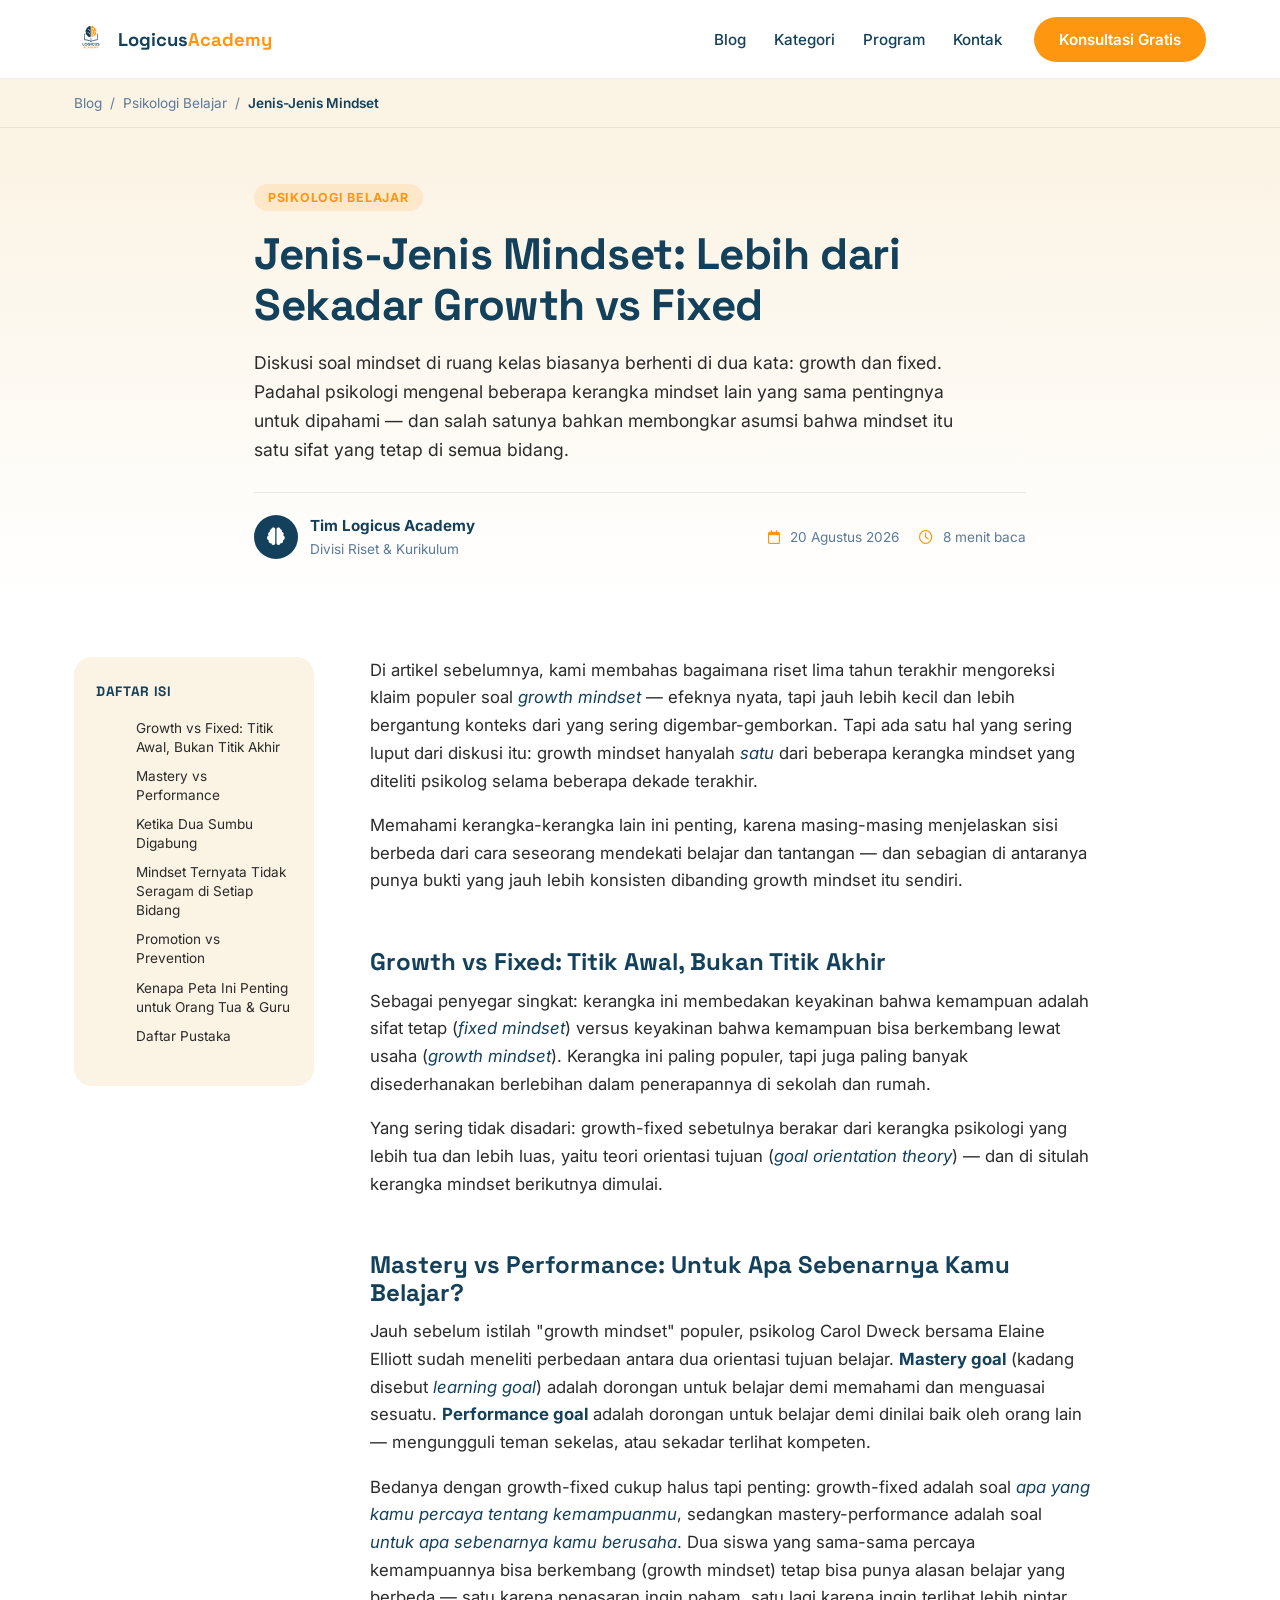
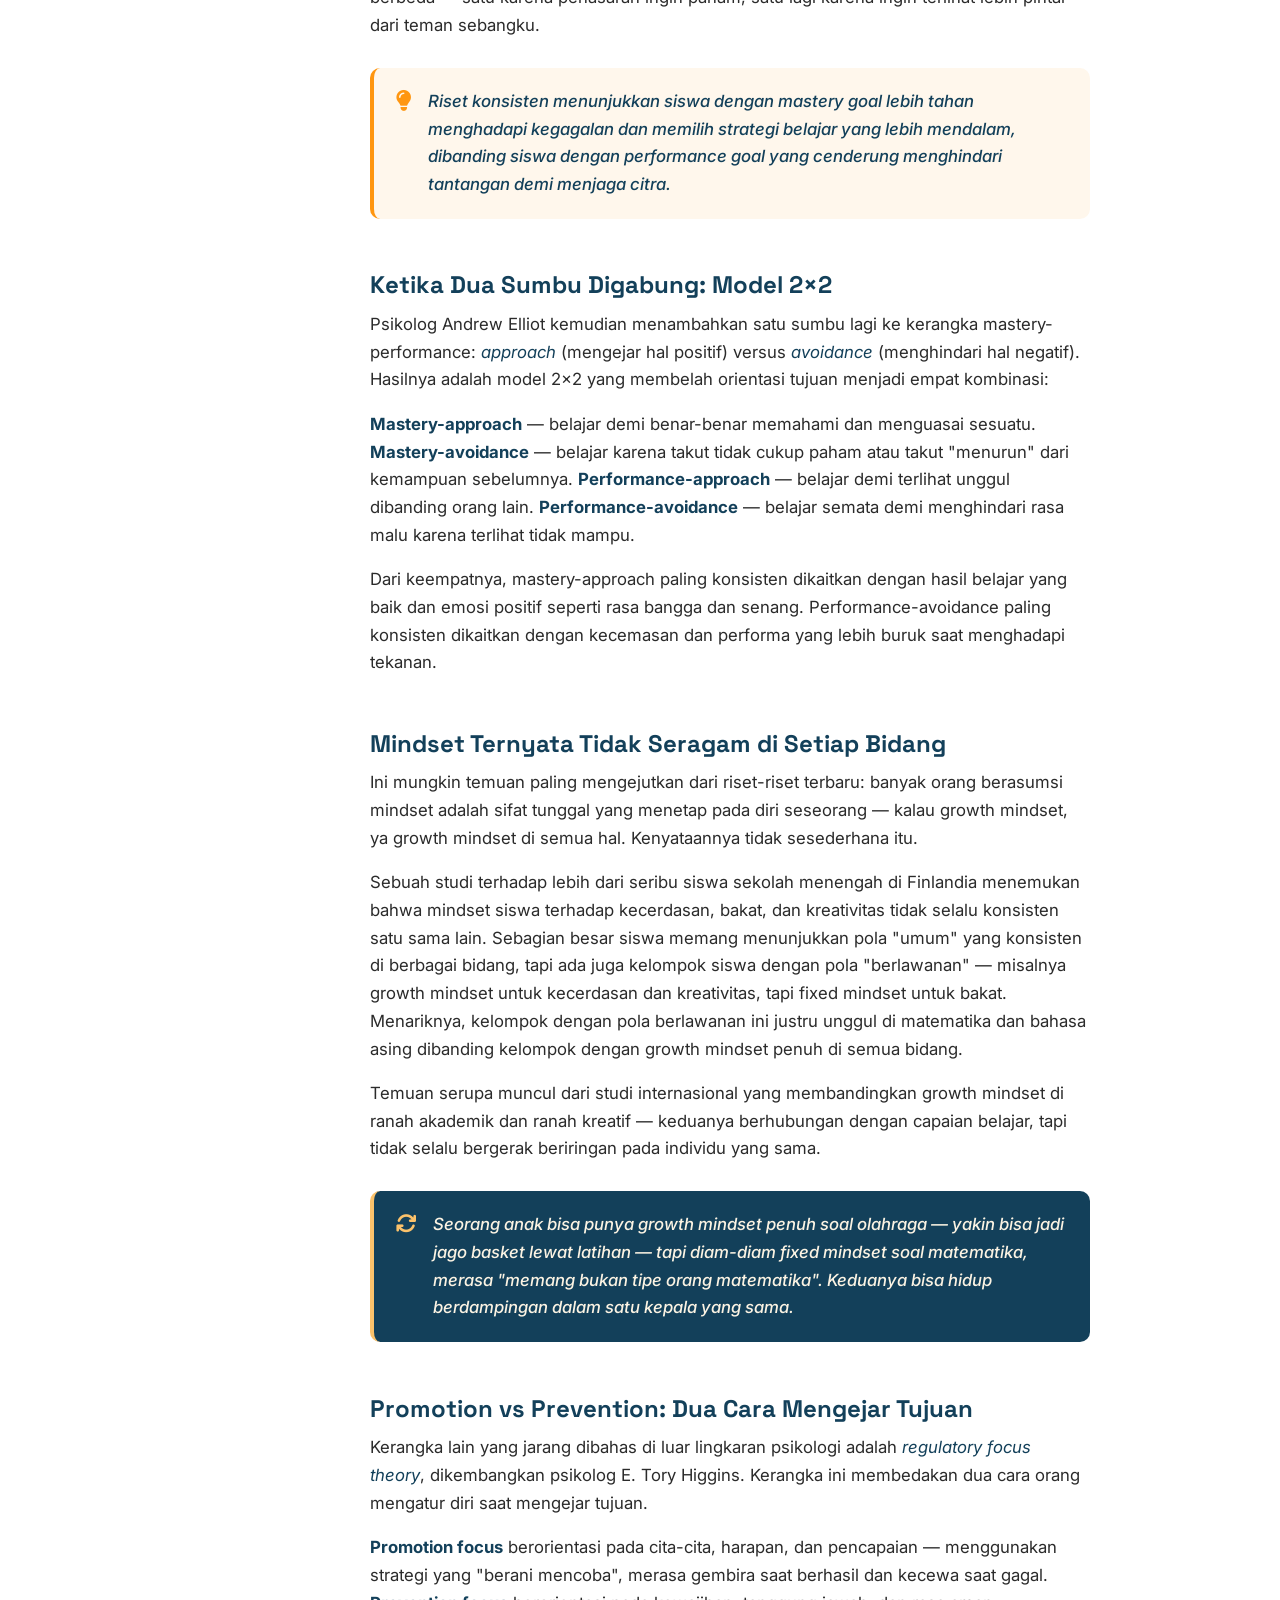
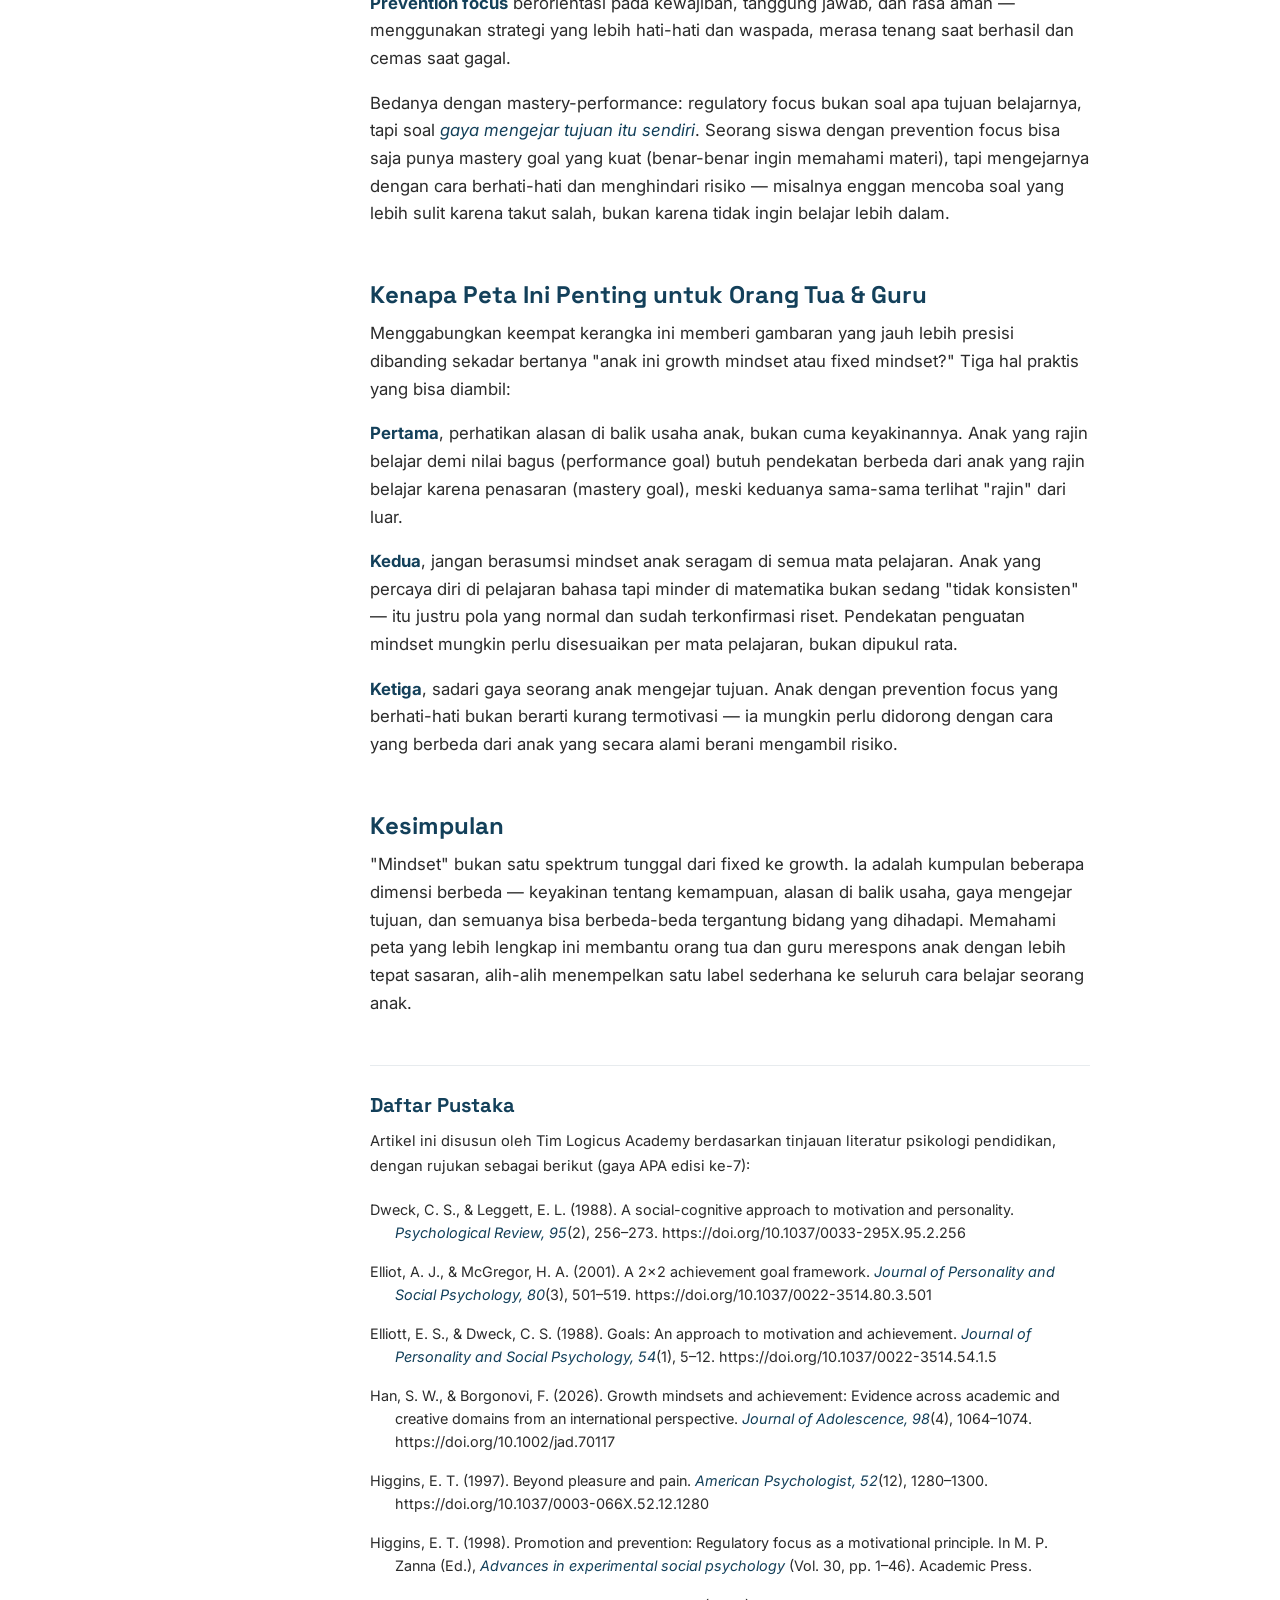
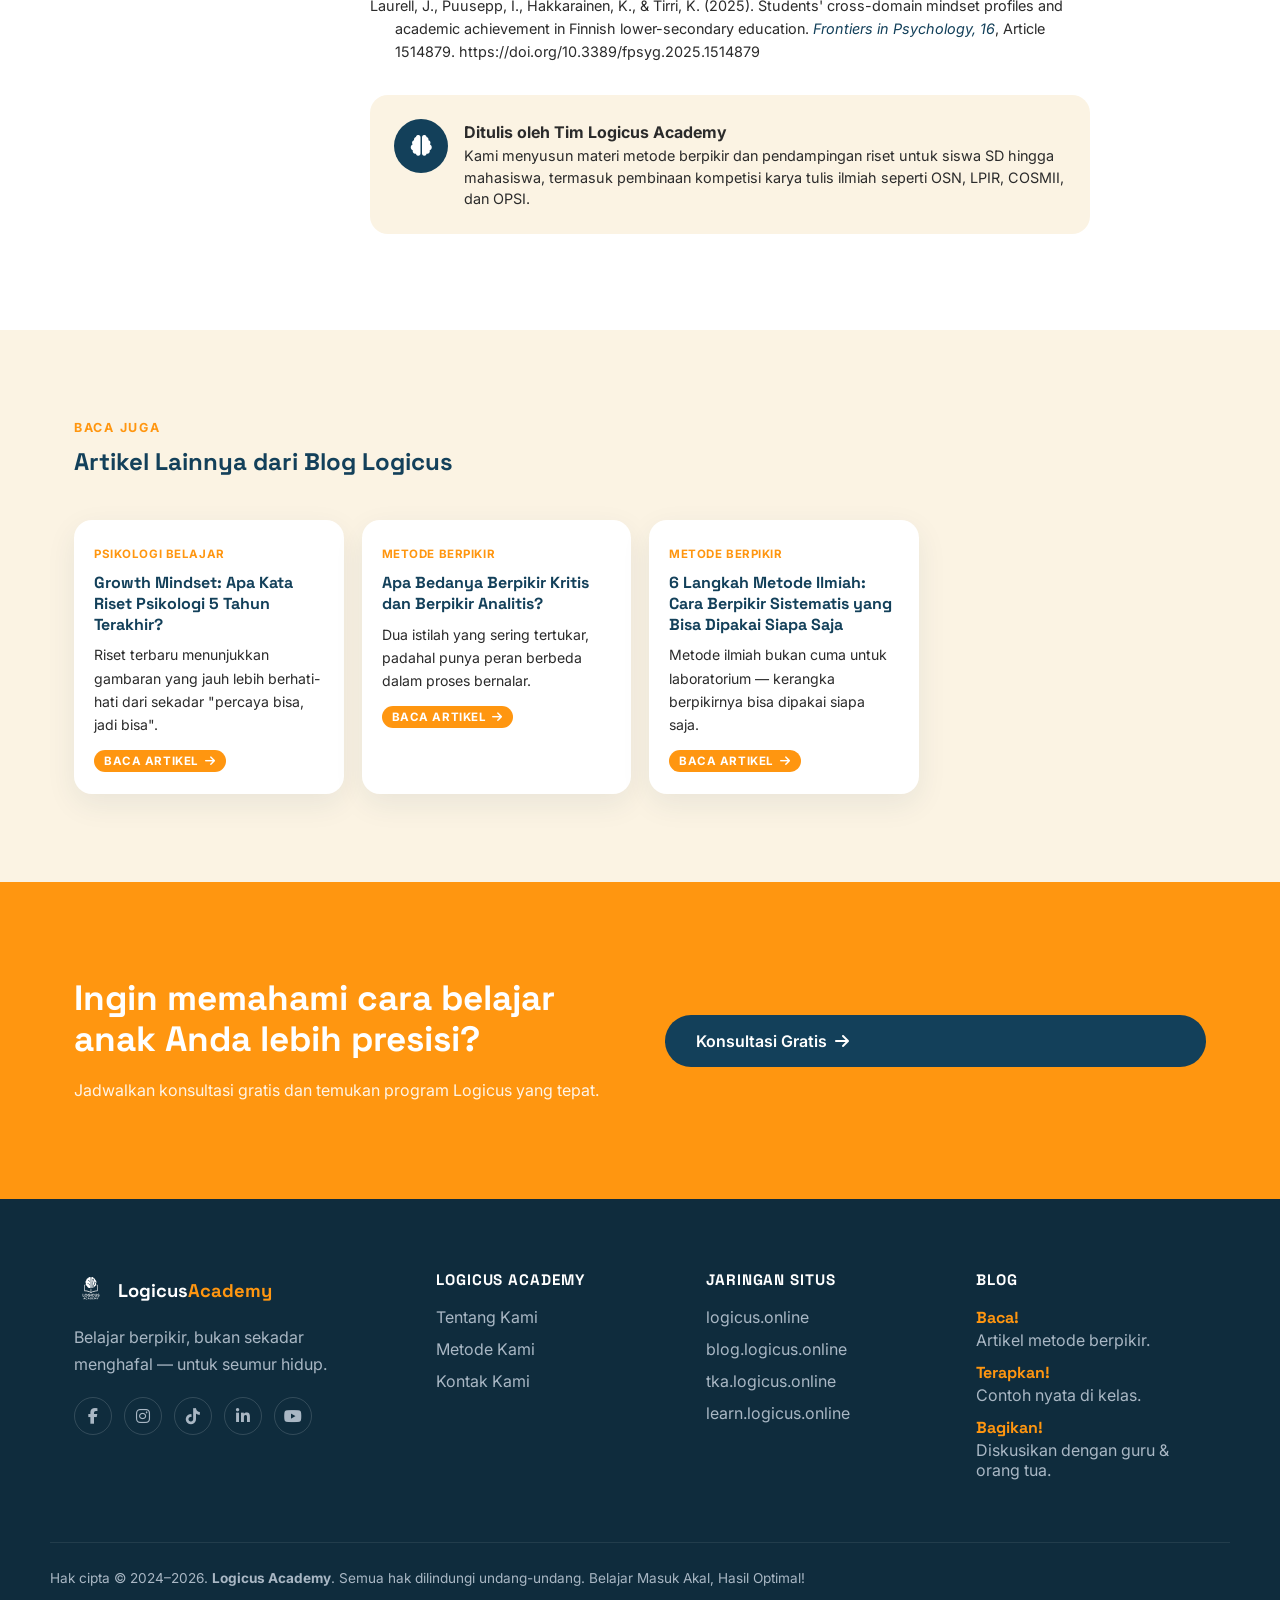
<file: jenis-mindset.html>
<!DOCTYPE html>
<html lang="id">
<head>
    <meta charset="UTF-8">
    <meta name="viewport" content="width=device-width, initial-scale=1.0">
    <title>Jenis-Jenis Mindset: Lebih dari Sekadar Growth vs Fixed — Blog Logicus Academy</title>
    <meta name="description" content="Diskusi soal mindset biasanya berhenti di growth vs fixed. Padahal psikologi mengenal beberapa kerangka mindset lain — mastery vs performance, promotion vs prevention, hingga temuan bahwa mindset ternyata tidak seragam di setiap bidang.">
    <link rel="preconnect" href="https://fonts.googleapis.com">
    <link rel="preconnect" href="https://fonts.gstatic.com" crossorigin>
    <link href="https://fonts.googleapis.com/css2?family=Space+Grotesk:wght@500;600;700&family=Inter:wght@400;500;600;700&display=swap" rel="stylesheet">
    <link rel="stylesheet" href="https://cdnjs.cloudflare.com/ajax/libs/font-awesome/6.5.1/css/all.min.css">
    <link rel="stylesheet" href="style.css">
    <link rel="stylesheet" href="blog.css">
</head>
<body>

    <a class="skip-link" href="#main">Langsung ke konten</a>

    <!-- Official vectorized logo (traced 1:1 from master file) reused via <use> -->
    <svg style="position:absolute;width:0;height:0;overflow:hidden" aria-hidden="true">
        <symbol id="logicus-logo-full" viewBox="0 0 500 500">
            <path d="M 306.25,336.00 L 306.00,336.25 L 306.00,363.75 L 306.75,365.00 L 306.75,365.75 L 308.00,368.75 L 310.50,371.75 L 313.25,373.75 L 314.00,373.75 L 315.75,374.75 L 317.00,374.75 L 318.25,375.50 L 326.25,375.50 L 327.50,374.75 L 328.50,374.75 L 329.75,374.00 L 332.25,373.25 L 334.25,371.75 L 336.75,368.75 L 337.00,367.25 L 338.25,365.50 L 338.50,362.00 L 338.75,361.75 L 338.75,336.50 L 338.25,336.00 L 331.00,336.00 L 330.75,336.25 L 330.75,362.00 L 328.75,365.75 L 325.50,368.00 L 319.50,368.00 L 318.25,367.00 L 317.25,366.75 L 315.50,365.25 L 314.00,362.00 L 314.00,360.75 L 313.75,360.50 L 313.75,337.50 L 314.00,336.25 L 313.75,336.00 Z M 248.25,336.00 L 248.00,336.25 L 248.00,374.50 L 248.25,374.75 L 255.75,374.75 L 256.25,374.25 L 256.25,336.50 L 255.75,336.00 Z M 127.75,336.00 L 127.25,336.50 L 127.50,337.75 L 127.25,338.50 L 127.25,344.75 L 127.50,345.00 L 127.50,346.25 L 127.25,346.50 L 127.25,374.25 L 127.75,374.75 L 152.75,374.75 L 153.00,374.50 L 153.00,368.25 L 152.50,367.75 L 135.75,367.75 L 135.00,366.75 L 135.00,337.50 L 135.25,336.50 L 134.75,336.00 Z M 356.00,335.00 L 351.00,337.00 L 347.00,341.00 L 346.00,343.25 L 345.50,345.75 L 345.50,347.75 L 345.75,348.00 L 346.00,350.50 L 347.00,352.75 L 350.00,355.75 L 354.75,357.75 L 355.75,357.75 L 358.00,358.50 L 359.50,358.50 L 362.00,359.75 L 363.00,359.75 L 364.25,360.50 L 366.00,362.50 L 366.00,365.50 L 365.50,366.50 L 363.25,368.50 L 362.00,369.00 L 359.00,369.25 L 358.75,369.00 L 356.75,369.00 L 356.25,368.50 L 355.25,368.25 L 353.75,366.75 L 352.25,364.00 L 345.00,364.00 L 344.75,364.25 L 345.00,367.25 L 346.00,368.50 L 347.00,370.75 L 350.75,373.75 L 352.25,374.00 L 353.25,374.75 L 354.50,374.75 L 355.50,375.50 L 363.00,375.50 L 364.25,374.75 L 365.50,374.75 L 366.25,374.00 L 368.00,373.50 L 369.75,372.50 L 371.50,370.75 L 373.75,367.00 L 373.75,365.25 L 374.00,365.00 L 373.75,359.75 L 372.50,357.25 L 369.75,354.75 L 366.75,353.75 L 365.75,353.00 L 364.50,353.00 L 362.75,352.25 L 361.50,352.25 L 358.75,351.00 L 355.25,350.00 L 353.25,347.50 L 353.25,345.00 L 353.75,343.50 L 355.50,341.75 L 356.75,341.00 L 360.50,340.75 L 361.50,341.50 L 363.50,342.25 L 365.75,345.00 L 366.00,346.25 L 366.75,346.75 L 367.50,346.50 L 373.25,346.50 L 373.50,345.25 L 372.75,344.00 L 372.75,343.00 L 372.00,342.00 L 371.50,340.50 L 370.00,338.75 L 367.75,337.00 L 366.50,336.75 L 365.50,336.00 L 364.75,336.00 L 362.50,335.00 Z M 277.25,335.25 L 276.25,336.00 L 275.50,336.00 L 274.25,336.75 L 272.75,337.00 L 270.00,339.00 L 269.50,339.00 L 267.00,341.25 L 266.75,342.00 L 265.00,344.00 L 264.75,345.00 L 263.25,347.50 L 262.25,351.75 L 262.25,358.50 L 263.00,361.00 L 263.00,362.25 L 263.75,363.25 L 265.00,366.25 L 266.75,368.50 L 269.75,371.50 L 272.75,373.50 L 275.25,374.00 L 276.25,374.75 L 277.50,374.75 L 278.50,375.50 L 286.00,375.50 L 287.25,374.75 L 288.75,374.50 L 289.25,374.00 L 291.00,373.75 L 293.25,372.00 L 294.25,371.75 L 297.50,368.50 L 298.00,367.25 L 299.50,365.50 L 300.25,362.50 L 299.00,362.00 L 292.25,362.25 L 290.00,364.75 L 289.50,365.75 L 288.50,366.00 L 285.25,368.00 L 279.25,368.00 L 278.50,367.75 L 276.25,366.25 L 275.25,366.00 L 272.50,363.25 L 271.75,361.25 L 270.75,359.75 L 270.50,357.25 L 270.25,357.00 L 270.25,353.50 L 271.00,349.75 L 272.50,347.25 L 274.75,344.75 L 275.75,344.50 L 278.25,342.75 L 285.25,342.75 L 288.00,344.50 L 289.50,345.00 L 291.75,348.25 L 292.50,348.75 L 299.50,348.75 L 300.00,348.25 L 299.75,346.50 L 297.50,342.25 L 294.00,338.75 L 291.50,337.00 L 290.00,336.75 L 287.25,335.25 L 286.00,335.25 L 285.75,335.00 Z M 216.75,335.25 L 213.75,336.75 L 212.50,337.00 L 210.25,338.75 L 209.25,339.00 L 206.00,342.50 L 205.75,343.25 L 204.25,345.00 L 204.00,346.50 L 203.25,347.25 L 202.00,351.75 L 202.00,359.25 L 202.50,361.50 L 204.00,364.25 L 204.00,365.25 L 206.00,368.25 L 209.50,371.75 L 210.00,371.75 L 212.75,373.75 L 214.50,374.00 L 215.75,374.75 L 217.00,374.75 L 218.25,375.50 L 225.50,375.50 L 227.00,374.75 L 228.50,374.75 L 229.75,374.00 L 232.25,373.50 L 235.25,371.50 L 238.00,368.75 L 240.75,363.50 L 241.25,359.75 L 241.25,354.00 L 240.50,353.50 L 222.50,353.50 L 222.00,354.00 L 222.00,360.25 L 222.25,360.50 L 232.50,360.50 L 233.00,361.00 L 233.00,361.50 L 232.00,362.50 L 231.75,363.50 L 229.00,366.25 L 226.00,368.00 L 218.50,368.00 L 215.75,366.25 L 214.25,365.75 L 212.00,363.00 L 210.75,360.00 L 210.50,358.25 L 210.00,357.75 L 210.00,352.75 L 210.75,351.50 L 210.75,350.75 L 211.50,349.50 L 211.75,348.25 L 215.00,344.75 L 217.50,343.75 L 218.75,342.75 L 225.00,342.75 L 229.25,345.00 L 232.25,348.50 L 240.25,348.50 L 240.75,348.00 L 240.75,347.50 L 239.50,345.75 L 238.75,343.25 L 234.50,338.75 L 233.50,338.25 L 232.25,337.00 L 230.50,336.75 L 229.50,336.00 L 228.50,336.00 L 227.50,335.25 L 226.50,335.00 Z M 171.50,335.25 L 170.50,336.00 L 169.75,336.00 L 167.75,337.00 L 167.00,337.00 L 164.25,339.00 L 163.75,339.00 L 161.00,341.50 L 158.25,345.25 L 158.00,346.25 L 157.25,347.25 L 157.00,349.50 L 156.25,350.75 L 156.25,352.25 L 155.75,353.75 L 155.75,356.25 L 156.25,358.00 L 156.25,359.75 L 157.00,360.75 L 157.25,363.00 L 158.00,364.50 L 158.75,365.25 L 159.25,366.75 L 164.25,371.75 L 165.25,372.00 L 167.75,373.75 L 169.50,374.00 L 173.00,375.50 L 180.25,375.50 L 181.25,374.75 L 182.50,374.75 L 183.50,374.00 L 185.25,373.75 L 187.50,372.50 L 190.50,370.00 L 191.25,369.75 L 192.00,368.50 L 193.75,366.75 L 194.75,364.50 L 195.75,363.25 L 195.75,362.25 L 196.50,360.00 L 196.50,358.75 L 197.00,357.75 L 197.00,354.50 L 196.50,352.75 L 196.50,351.00 L 195.75,348.00 L 193.50,343.75 L 192.00,342.25 L 191.50,341.25 L 189.25,339.25 L 187.00,338.00 L 186.00,337.00 L 184.25,336.75 L 181.50,335.25 L 180.00,335.25 L 179.75,335.00 Z M 173.00,342.75 L 179.75,342.75 L 184.00,345.00 L 186.00,347.00 L 187.00,349.00 L 187.75,349.75 L 188.75,353.75 L 188.75,357.75 L 187.50,361.50 L 186.75,362.25 L 186.50,363.00 L 183.50,366.00 L 183.00,366.00 L 179.25,368.00 L 173.50,368.00 L 172.50,367.25 L 169.50,366.00 L 166.75,363.50 L 166.50,362.75 L 165.25,361.25 L 164.75,360.00 L 164.50,357.75 L 163.75,356.25 L 163.75,354.00 L 164.50,352.50 L 164.50,351.00 L 165.00,349.25 L 168.50,345.00 Z M 152.00,204.50 L 151.50,292.75 L 155.50,296.75 L 176.75,297.75 L 199.25,301.75 L 218.75,307.75 L 232.75,313.75 L 244.25,320.75 L 250.50,321.75 L 254.50,320.75 L 275.00,309.75 L 292.00,303.75 L 323.50,297.75 L 342.25,297.25 L 346.00,295.50 L 347.50,293.25 L 347.50,205.25 L 344.25,200.75 L 333.25,200.75 L 330.50,209.75 L 338.75,210.50 L 338.50,287.25 L 308.00,290.25 L 290.50,294.25 L 273.25,300.00 L 254.75,309.25 L 253.75,308.75 L 253.75,263.00 L 250.25,259.00 L 248.50,259.00 L 245.50,262.00 L 244.75,309.00 L 220.25,298.00 L 200.25,292.25 L 176.25,288.25 L 160.75,287.25 L 160.50,210.50 L 168.75,208.75 L 165.50,200.50 L 155.75,200.50 Z M 236.25,88.75 L 229.50,89.25 L 228.25,90.00 L 222.75,91.00 L 221.00,92.25 L 218.50,93.00 L 211.25,99.00 L 207.25,105.25 L 200.75,107.00 L 199.75,108.00 L 197.00,109.00 L 194.25,110.75 L 190.00,114.75 L 187.25,118.25 L 185.00,122.50 L 183.00,129.00 L 182.50,135.50 L 177.00,140.25 L 173.00,146.25 L 171.00,150.50 L 170.75,153.25 L 169.25,157.75 L 169.25,167.00 L 171.00,173.75 L 175.00,181.00 L 175.00,182.50 L 173.25,186.25 L 172.75,189.00 L 172.50,195.25 L 173.00,199.25 L 175.25,205.50 L 176.00,206.00 L 177.00,208.50 L 181.25,213.75 L 185.50,217.50 L 189.75,219.75 L 191.75,221.75 L 193.00,226.50 L 196.25,232.75 L 203.50,240.75 L 209.00,244.50 L 213.50,246.75 L 215.50,247.00 L 218.50,248.50 L 223.50,249.00 L 228.75,250.50 L 236.50,250.50 L 241.25,248.75 L 244.00,246.00 L 245.50,241.75 L 245.50,98.25 L 244.75,94.00 L 242.75,91.50 L 238.25,89.00 Z M 199.50,179.75 L 200.50,178.75 L 203.25,178.75 L 206.25,181.75 L 209.25,183.50 L 210.25,183.75 L 211.25,184.50 L 213.75,185.00 L 214.75,185.75 L 217.00,186.50 L 219.00,186.75 L 219.75,187.50 L 223.50,189.00 L 224.00,189.75 L 225.25,190.25 L 227.25,191.75 L 229.75,194.25 L 230.00,195.00 L 231.25,196.25 L 231.75,197.50 L 233.00,199.00 L 233.00,199.75 L 233.75,201.25 L 234.25,203.50 L 235.00,204.75 L 235.00,207.75 L 234.00,209.25 L 233.00,210.00 L 231.25,210.25 L 230.50,210.00 L 229.25,208.75 L 228.00,206.00 L 227.50,203.25 L 226.75,201.75 L 224.75,198.75 L 222.50,196.50 L 218.50,194.00 L 217.50,194.00 L 216.00,193.00 L 214.50,192.75 L 212.75,192.00 L 211.75,192.00 L 208.25,190.25 L 207.00,190.00 L 202.25,187.00 L 199.75,184.50 L 198.75,182.75 L 198.75,181.00 Z M 207.25,133.25 L 210.75,133.25 L 211.75,133.75 L 213.50,133.75 L 216.50,135.50 L 217.75,135.75 L 220.25,137.75 L 220.75,137.75 L 225.25,142.25 L 226.00,143.75 L 227.00,144.75 L 227.00,145.25 L 229.00,148.75 L 229.25,150.50 L 230.00,152.50 L 230.00,153.75 L 230.50,155.00 L 230.50,158.50 L 230.00,159.25 L 230.00,160.00 L 229.25,161.00 L 228.25,161.50 L 226.25,161.50 L 224.75,160.25 L 223.75,157.75 L 223.75,154.75 L 223.00,152.00 L 221.75,150.00 L 221.50,148.75 L 219.75,146.75 L 219.50,146.00 L 217.25,143.75 L 215.00,142.00 L 212.25,141.00 L 211.00,140.00 L 207.00,139.25 L 205.75,138.00 L 205.25,137.00 L 205.25,135.75 L 205.75,134.25 Z" fill="#13405A" fill-rule="evenodd"/>
            <path d="M 335.75,389.25 L 335.75,390.00 L 336.75,391.50 L 337.25,393.00 L 338.75,395.00 L 339.00,396.25 L 340.50,398.00 L 341.25,400.00 L 342.50,401.50 L 343.25,403.50 L 345.00,406.00 L 345.00,416.50 L 345.50,417.00 L 350.50,417.00 L 351.00,416.50 L 351.00,406.00 L 351.75,405.00 L 352.75,402.50 L 353.75,401.50 L 354.75,399.75 L 354.75,399.25 L 357.50,395.25 L 358.75,392.50 L 359.75,391.50 L 360.25,389.50 L 360.00,389.25 L 354.50,389.25 L 354.00,389.50 L 353.00,390.75 L 351.75,393.75 L 351.00,394.50 L 351.00,395.00 L 350.25,396.50 L 349.00,398.00 L 348.75,399.00 L 348.25,399.50 L 347.75,399.50 L 347.00,398.75 L 346.50,397.00 L 344.75,394.50 L 344.75,394.00 L 343.75,392.00 L 343.00,391.25 L 342.50,389.75 L 341.75,389.25 Z M 297.75,390.25 L 297.75,416.25 L 298.25,417.00 L 303.50,417.00 L 303.75,416.75 L 303.75,400.00 L 304.25,399.50 L 305.25,400.25 L 306.00,402.00 L 307.25,403.25 L 308.00,405.00 L 312.00,410.75 L 313.50,410.75 L 314.50,410.00 L 315.75,407.50 L 316.75,406.50 L 317.00,405.50 L 318.75,403.25 L 319.75,401.25 L 321.25,400.25 L 321.75,400.75 L 321.75,416.50 L 322.25,417.00 L 327.50,417.00 L 327.75,416.75 L 327.75,389.50 L 327.50,389.25 L 321.25,389.25 L 319.25,392.00 L 318.75,393.25 L 317.75,394.25 L 316.75,396.50 L 315.50,397.75 L 315.00,399.00 L 313.25,401.25 L 312.75,401.25 L 311.75,400.25 L 310.75,398.25 L 309.75,397.25 L 309.50,396.25 L 307.75,394.25 L 307.50,393.25 L 304.50,389.25 L 298.25,389.25 Z M 271.00,389.25 L 270.25,390.50 L 270.25,416.50 L 271.00,417.00 L 288.50,417.00 L 288.75,416.75 L 288.75,412.00 L 288.25,411.50 L 287.25,411.75 L 284.25,411.75 L 284.00,411.50 L 282.75,411.75 L 280.00,411.75 L 279.75,411.50 L 277.25,411.75 L 276.50,410.75 L 276.50,406.75 L 277.25,406.00 L 287.00,406.00 L 287.50,405.50 L 287.50,401.25 L 287.00,400.75 L 278.50,400.75 L 278.25,401.00 L 277.00,400.75 L 276.50,400.25 L 276.50,395.25 L 277.50,394.25 L 278.25,394.50 L 288.25,394.50 L 288.75,394.00 L 288.75,389.50 L 288.50,389.25 Z M 237.75,389.25 L 237.25,389.75 L 237.25,416.50 L 237.75,417.00 L 250.50,417.00 L 250.75,416.75 L 253.50,416.50 L 255.25,415.25 L 257.00,414.75 L 258.50,413.50 L 260.50,411.00 L 260.75,409.75 L 261.75,408.25 L 262.00,406.25 L 262.50,405.00 L 262.50,400.75 L 261.75,398.00 L 261.00,397.00 L 260.75,395.75 L 260.00,394.50 L 258.00,392.25 L 254.50,390.00 L 253.25,390.00 L 250.75,389.25 Z M 244.25,394.50 L 250.00,394.75 L 252.50,395.75 L 254.75,398.00 L 255.00,399.00 L 256.00,400.50 L 256.25,403.25 L 256.00,403.50 L 255.75,406.50 L 255.00,407.25 L 254.75,408.25 L 251.75,411.00 L 250.00,411.50 L 245.75,411.75 L 245.50,411.50 L 244.00,411.50 L 243.25,410.75 L 243.25,395.25 Z M 213.25,389.25 L 212.25,390.50 L 211.75,393.00 L 211.00,394.00 L 211.00,394.75 L 210.00,396.50 L 209.75,398.25 L 209.00,399.25 L 208.00,401.75 L 208.00,403.00 L 206.25,406.25 L 205.75,408.75 L 204.25,411.50 L 203.75,414.00 L 203.25,414.50 L 202.50,416.50 L 203.00,417.00 L 208.50,417.00 L 209.25,416.25 L 209.75,414.00 L 211.25,411.75 L 221.50,411.75 L 222.75,413.50 L 223.50,416.00 L 224.25,417.00 L 229.75,417.00 L 230.25,416.25 L 229.50,415.25 L 229.50,414.25 L 227.75,410.75 L 227.50,409.00 L 225.75,405.25 L 224.75,402.00 L 223.75,400.75 L 223.50,398.75 L 223.00,398.00 L 222.75,396.75 L 221.75,395.25 L 221.00,392.25 L 220.00,390.75 L 219.75,389.75 L 219.25,389.25 Z M 216.25,397.25 L 217.25,398.25 L 218.00,401.50 L 219.75,405.00 L 219.75,405.50 L 219.00,406.25 L 218.25,406.50 L 213.50,406.25 L 213.00,405.75 L 213.00,405.00 L 213.75,403.75 L 214.00,401.75 L 214.50,401.25 L 215.75,397.75 Z M 149.00,389.50 L 148.00,391.00 L 147.75,392.25 L 147.25,393.00 L 147.00,394.75 L 146.00,396.25 L 145.00,399.00 L 145.00,399.75 L 144.00,401.25 L 143.75,403.00 L 143.25,403.50 L 143.25,404.25 L 141.75,407.50 L 141.00,410.25 L 140.00,411.75 L 140.00,412.75 L 138.50,416.00 L 138.50,416.75 L 138.75,417.00 L 144.25,417.00 L 145.50,414.75 L 146.00,412.75 L 147.25,411.75 L 156.75,411.75 L 158.00,412.75 L 158.25,413.75 L 158.75,414.00 L 159.00,415.75 L 159.50,416.75 L 160.00,417.00 L 165.50,417.00 L 165.75,415.75 L 164.75,414.00 L 164.75,412.75 L 163.00,409.75 L 162.75,407.50 L 160.75,403.75 L 160.75,402.50 L 159.75,401.00 L 158.75,398.50 L 158.75,397.50 L 157.75,396.00 L 157.25,394.00 L 156.75,393.25 L 156.75,392.25 L 156.00,391.25 L 155.50,389.75 L 154.75,389.25 L 149.50,389.25 Z M 151.75,397.50 L 152.25,397.50 L 153.00,398.25 L 153.25,400.50 L 155.00,404.00 L 155.25,405.75 L 154.50,406.50 L 153.25,406.25 L 151.00,406.50 L 150.75,406.25 L 149.25,406.25 L 148.75,405.75 L 149.75,402.00 L 150.75,400.50 L 151.00,398.50 Z M 178.00,390.00 L 175.25,391.75 L 173.25,393.75 L 171.75,396.75 L 171.00,397.50 L 170.75,400.25 L 170.50,400.50 L 170.50,406.00 L 171.00,407.50 L 171.00,408.75 L 172.75,411.25 L 173.25,412.50 L 175.25,414.50 L 178.75,416.75 L 182.00,417.00 L 183.75,417.75 L 186.25,417.75 L 188.75,417.00 L 191.00,416.75 L 193.25,415.00 L 194.00,414.75 L 195.75,413.00 L 197.00,410.25 L 197.50,409.75 L 197.50,408.75 L 197.25,408.50 L 196.75,408.75 L 191.25,408.75 L 189.25,411.00 L 188.75,411.00 L 187.00,412.00 L 183.00,412.00 L 181.50,411.50 L 178.75,409.50 L 176.75,406.25 L 176.75,404.50 L 176.50,404.25 L 176.75,400.00 L 178.00,397.75 L 179.75,395.75 L 181.00,395.00 L 182.75,394.75 L 183.50,394.25 L 185.50,394.25 L 188.00,395.00 L 189.25,395.75 L 191.75,398.25 L 197.00,398.25 L 197.50,397.75 L 197.50,397.25 L 196.00,395.00 L 195.75,394.00 L 194.00,392.00 L 191.50,390.00 L 190.75,390.00 L 189.50,389.25 L 188.50,389.25 L 187.25,388.75 L 182.50,388.75 L 181.50,389.25 L 180.00,389.25 L 179.25,389.75 Z M 304.25,163.00 L 301.75,164.25 L 300.00,165.75 L 299.25,168.25 L 299.50,171.50 L 301.00,173.75 L 302.50,174.75 L 307.25,174.75 L 309.25,173.25 L 310.75,171.00 L 310.75,169.50 L 311.00,169.25 L 310.75,167.50 L 310.00,166.75 L 309.50,165.25 L 308.00,164.00 L 306.25,163.25 Z M 278.50,122.00 L 276.75,123.25 L 275.25,126.50 L 275.25,128.50 L 276.00,130.25 L 278.25,132.75 L 279.25,133.25 L 282.75,133.25 L 283.50,133.00 L 285.75,131.25 L 285.75,130.75 L 286.75,129.25 L 286.75,125.50 L 285.75,123.50 L 284.00,122.00 L 283.25,121.75 Z M 262.25,88.75 L 257.75,90.50 L 254.00,95.75 L 254.00,243.00 L 256.75,247.50 L 263.00,250.50 L 264.00,250.00 L 264.00,172.50 L 266.75,165.50 L 275.75,155.00 L 277.75,150.75 L 277.75,140.00 L 273.50,137.75 L 268.75,130.75 L 268.75,124.00 L 274.25,116.50 L 283.00,114.50 L 287.75,116.25 L 291.00,119.25 L 294.00,126.75 L 291.25,135.25 L 284.25,140.50 L 283.75,155.25 L 274.25,167.25 L 271.00,173.75 L 271.00,250.00 L 280.25,248.50 L 282.50,246.75 L 282.50,212.50 L 284.25,207.25 L 289.00,202.00 L 299.25,196.00 L 301.75,192.00 L 301.75,182.00 L 294.25,176.25 L 292.00,169.75 L 294.00,163.00 L 300.75,157.00 L 309.25,157.00 L 315.00,161.25 L 317.00,165.00 L 317.50,170.50 L 314.75,177.75 L 308.75,182.00 L 308.75,193.25 L 307.00,197.75 L 303.25,201.75 L 292.25,208.25 L 290.00,211.25 L 290.25,244.00 L 299.50,236.25 L 304.75,224.50 L 314.50,218.75 L 318.75,214.50 L 322.75,207.75 L 325.25,198.50 L 325.25,189.75 L 323.50,181.75 L 328.75,172.00 L 329.75,161.00 L 326.75,148.25 L 322.50,141.25 L 312.50,132.50 L 311.50,123.50 L 306.75,114.75 L 299.50,109.00 L 291.50,106.50 L 285.50,97.50 L 280.00,93.25 L 269.25,89.00 Z" fill="#FF9610" fill-rule="evenodd"/>
        </symbol>
        <symbol id="logicus-logo-white" viewBox="0 0 500 500">
            <path d="M 306.25,336.00 L 306.00,336.25 L 306.00,363.75 L 306.75,365.00 L 306.75,365.75 L 308.00,368.75 L 310.50,371.75 L 313.25,373.75 L 314.00,373.75 L 315.75,374.75 L 317.00,374.75 L 318.25,375.50 L 326.25,375.50 L 327.50,374.75 L 328.50,374.75 L 329.75,374.00 L 332.25,373.25 L 334.25,371.75 L 336.75,368.75 L 337.00,367.25 L 338.25,365.50 L 338.50,362.00 L 338.75,361.75 L 338.75,336.50 L 338.25,336.00 L 331.00,336.00 L 330.75,336.25 L 330.75,362.00 L 328.75,365.75 L 325.50,368.00 L 319.50,368.00 L 318.25,367.00 L 317.25,366.75 L 315.50,365.25 L 314.00,362.00 L 314.00,360.75 L 313.75,360.50 L 313.75,337.50 L 314.00,336.25 L 313.75,336.00 Z M 248.25,336.00 L 248.00,336.25 L 248.00,374.50 L 248.25,374.75 L 255.75,374.75 L 256.25,374.25 L 256.25,336.50 L 255.75,336.00 Z M 127.75,336.00 L 127.25,336.50 L 127.50,337.75 L 127.25,338.50 L 127.25,344.75 L 127.50,345.00 L 127.50,346.25 L 127.25,346.50 L 127.25,374.25 L 127.75,374.75 L 152.75,374.75 L 153.00,374.50 L 153.00,368.25 L 152.50,367.75 L 135.75,367.75 L 135.00,366.75 L 135.00,337.50 L 135.25,336.50 L 134.75,336.00 Z M 356.00,335.00 L 351.00,337.00 L 347.00,341.00 L 346.00,343.25 L 345.50,345.75 L 345.50,347.75 L 345.75,348.00 L 346.00,350.50 L 347.00,352.75 L 350.00,355.75 L 354.75,357.75 L 355.75,357.75 L 358.00,358.50 L 359.50,358.50 L 362.00,359.75 L 363.00,359.75 L 364.25,360.50 L 366.00,362.50 L 366.00,365.50 L 365.50,366.50 L 363.25,368.50 L 362.00,369.00 L 359.00,369.25 L 358.75,369.00 L 356.75,369.00 L 356.25,368.50 L 355.25,368.25 L 353.75,366.75 L 352.25,364.00 L 345.00,364.00 L 344.75,364.25 L 345.00,367.25 L 346.00,368.50 L 347.00,370.75 L 350.75,373.75 L 352.25,374.00 L 353.25,374.75 L 354.50,374.75 L 355.50,375.50 L 363.00,375.50 L 364.25,374.75 L 365.50,374.75 L 366.25,374.00 L 368.00,373.50 L 369.75,372.50 L 371.50,370.75 L 373.75,367.00 L 373.75,365.25 L 374.00,365.00 L 373.75,359.75 L 372.50,357.25 L 369.75,354.75 L 366.75,353.75 L 365.75,353.00 L 364.50,353.00 L 362.75,352.25 L 361.50,352.25 L 358.75,351.00 L 355.25,350.00 L 353.25,347.50 L 353.25,345.00 L 353.75,343.50 L 355.50,341.75 L 356.75,341.00 L 360.50,340.75 L 361.50,341.50 L 363.50,342.25 L 365.75,345.00 L 366.00,346.25 L 366.75,346.75 L 367.50,346.50 L 373.25,346.50 L 373.50,345.25 L 372.75,344.00 L 372.75,343.00 L 372.00,342.00 L 371.50,340.50 L 370.00,338.75 L 367.75,337.00 L 366.50,336.75 L 365.50,336.00 L 364.75,336.00 L 362.50,335.00 Z M 277.25,335.25 L 276.25,336.00 L 275.50,336.00 L 274.25,336.75 L 272.75,337.00 L 270.00,339.00 L 269.50,339.00 L 267.00,341.25 L 266.75,342.00 L 265.00,344.00 L 264.75,345.00 L 263.25,347.50 L 262.25,351.75 L 262.25,358.50 L 263.00,361.00 L 263.00,362.25 L 263.75,363.25 L 265.00,366.25 L 266.75,368.50 L 269.75,371.50 L 272.75,373.50 L 275.25,374.00 L 276.25,374.75 L 277.50,374.75 L 278.50,375.50 L 286.00,375.50 L 287.25,374.75 L 288.75,374.50 L 289.25,374.00 L 291.00,373.75 L 293.25,372.00 L 294.25,371.75 L 297.50,368.50 L 298.00,367.25 L 299.50,365.50 L 300.25,362.50 L 299.00,362.00 L 292.25,362.25 L 290.00,364.75 L 289.50,365.75 L 288.50,366.00 L 285.25,368.00 L 279.25,368.00 L 278.50,367.75 L 276.25,366.25 L 275.25,366.00 L 272.50,363.25 L 271.75,361.25 L 270.75,359.75 L 270.50,357.25 L 270.25,357.00 L 270.25,353.50 L 271.00,349.75 L 272.50,347.25 L 274.75,344.75 L 275.75,344.50 L 278.25,342.75 L 285.25,342.75 L 288.00,344.50 L 289.50,345.00 L 291.75,348.25 L 292.50,348.75 L 299.50,348.75 L 300.00,348.25 L 299.75,346.50 L 297.50,342.25 L 294.00,338.75 L 291.50,337.00 L 290.00,336.75 L 287.25,335.25 L 286.00,335.25 L 285.75,335.00 Z M 216.75,335.25 L 213.75,336.75 L 212.50,337.00 L 210.25,338.75 L 209.25,339.00 L 206.00,342.50 L 205.75,343.25 L 204.25,345.00 L 204.00,346.50 L 203.25,347.25 L 202.00,351.75 L 202.00,359.25 L 202.50,361.50 L 204.00,364.25 L 204.00,365.25 L 206.00,368.25 L 209.50,371.75 L 210.00,371.75 L 212.75,373.75 L 214.50,374.00 L 215.75,374.75 L 217.00,374.75 L 218.25,375.50 L 225.50,375.50 L 227.00,374.75 L 228.50,374.75 L 229.75,374.00 L 232.25,373.50 L 235.25,371.50 L 238.00,368.75 L 240.75,363.50 L 241.25,359.75 L 241.25,354.00 L 240.50,353.50 L 222.50,353.50 L 222.00,354.00 L 222.00,360.25 L 222.25,360.50 L 232.50,360.50 L 233.00,361.00 L 233.00,361.50 L 232.00,362.50 L 231.75,363.50 L 229.00,366.25 L 226.00,368.00 L 218.50,368.00 L 215.75,366.25 L 214.25,365.75 L 212.00,363.00 L 210.75,360.00 L 210.50,358.25 L 210.00,357.75 L 210.00,352.75 L 210.75,351.50 L 210.75,350.75 L 211.50,349.50 L 211.75,348.25 L 215.00,344.75 L 217.50,343.75 L 218.75,342.75 L 225.00,342.75 L 229.25,345.00 L 232.25,348.50 L 240.25,348.50 L 240.75,348.00 L 240.75,347.50 L 239.50,345.75 L 238.75,343.25 L 234.50,338.75 L 233.50,338.25 L 232.25,337.00 L 230.50,336.75 L 229.50,336.00 L 228.50,336.00 L 227.50,335.25 L 226.50,335.00 Z M 171.50,335.25 L 170.50,336.00 L 169.75,336.00 L 167.75,337.00 L 167.00,337.00 L 164.25,339.00 L 163.75,339.00 L 161.00,341.50 L 158.25,345.25 L 158.00,346.25 L 157.25,347.25 L 157.00,349.50 L 156.25,350.75 L 156.25,352.25 L 155.75,353.75 L 155.75,356.25 L 156.25,358.00 L 156.25,359.75 L 157.00,360.75 L 157.25,363.00 L 158.00,364.50 L 158.75,365.25 L 159.25,366.75 L 164.25,371.75 L 165.25,372.00 L 167.75,373.75 L 169.50,374.00 L 173.00,375.50 L 180.25,375.50 L 181.25,374.75 L 182.50,374.75 L 183.50,374.00 L 185.25,373.75 L 187.50,372.50 L 190.50,370.00 L 191.25,369.75 L 192.00,368.50 L 193.75,366.75 L 194.75,364.50 L 195.75,363.25 L 195.75,362.25 L 196.50,360.00 L 196.50,358.75 L 197.00,357.75 L 197.00,354.50 L 196.50,352.75 L 196.50,351.00 L 195.75,348.00 L 193.50,343.75 L 192.00,342.25 L 191.50,341.25 L 189.25,339.25 L 187.00,338.00 L 186.00,337.00 L 184.25,336.75 L 181.50,335.25 L 180.00,335.25 L 179.75,335.00 Z M 173.00,342.75 L 179.75,342.75 L 184.00,345.00 L 186.00,347.00 L 187.00,349.00 L 187.75,349.75 L 188.75,353.75 L 188.75,357.75 L 187.50,361.50 L 186.75,362.25 L 186.50,363.00 L 183.50,366.00 L 183.00,366.00 L 179.25,368.00 L 173.50,368.00 L 172.50,367.25 L 169.50,366.00 L 166.75,363.50 L 166.50,362.75 L 165.25,361.25 L 164.75,360.00 L 164.50,357.75 L 163.75,356.25 L 163.75,354.00 L 164.50,352.50 L 164.50,351.00 L 165.00,349.25 L 168.50,345.00 Z M 152.00,204.50 L 151.50,292.75 L 155.50,296.75 L 176.75,297.75 L 199.25,301.75 L 218.75,307.75 L 232.75,313.75 L 244.25,320.75 L 250.50,321.75 L 254.50,320.75 L 275.00,309.75 L 292.00,303.75 L 323.50,297.75 L 342.25,297.25 L 346.00,295.50 L 347.50,293.25 L 347.50,205.25 L 344.25,200.75 L 333.25,200.75 L 330.50,209.75 L 338.75,210.50 L 338.50,287.25 L 308.00,290.25 L 290.50,294.25 L 273.25,300.00 L 254.75,309.25 L 253.75,308.75 L 253.75,263.00 L 250.25,259.00 L 248.50,259.00 L 245.50,262.00 L 244.75,309.00 L 220.25,298.00 L 200.25,292.25 L 176.25,288.25 L 160.75,287.25 L 160.50,210.50 L 168.75,208.75 L 165.50,200.50 L 155.75,200.50 Z M 236.25,88.75 L 229.50,89.25 L 228.25,90.00 L 222.75,91.00 L 221.00,92.25 L 218.50,93.00 L 211.25,99.00 L 207.25,105.25 L 200.75,107.00 L 199.75,108.00 L 197.00,109.00 L 194.25,110.75 L 190.00,114.75 L 187.25,118.25 L 185.00,122.50 L 183.00,129.00 L 182.50,135.50 L 177.00,140.25 L 173.00,146.25 L 171.00,150.50 L 170.75,153.25 L 169.25,157.75 L 169.25,167.00 L 171.00,173.75 L 175.00,181.00 L 175.00,182.50 L 173.25,186.25 L 172.75,189.00 L 172.50,195.25 L 173.00,199.25 L 175.25,205.50 L 176.00,206.00 L 177.00,208.50 L 181.25,213.75 L 185.50,217.50 L 189.75,219.75 L 191.75,221.75 L 193.00,226.50 L 196.25,232.75 L 203.50,240.75 L 209.00,244.50 L 213.50,246.75 L 215.50,247.00 L 218.50,248.50 L 223.50,249.00 L 228.75,250.50 L 236.50,250.50 L 241.25,248.75 L 244.00,246.00 L 245.50,241.75 L 245.50,98.25 L 244.75,94.00 L 242.75,91.50 L 238.25,89.00 Z M 199.50,179.75 L 200.50,178.75 L 203.25,178.75 L 206.25,181.75 L 209.25,183.50 L 210.25,183.75 L 211.25,184.50 L 213.75,185.00 L 214.75,185.75 L 217.00,186.50 L 219.00,186.75 L 219.75,187.50 L 223.50,189.00 L 224.00,189.75 L 225.25,190.25 L 227.25,191.75 L 229.75,194.25 L 230.00,195.00 L 231.25,196.25 L 231.75,197.50 L 233.00,199.00 L 233.00,199.75 L 233.75,201.25 L 234.25,203.50 L 235.00,204.75 L 235.00,207.75 L 234.00,209.25 L 233.00,210.00 L 231.25,210.25 L 230.50,210.00 L 229.25,208.75 L 228.00,206.00 L 227.50,203.25 L 226.75,201.75 L 224.75,198.75 L 222.50,196.50 L 218.50,194.00 L 217.50,194.00 L 216.00,193.00 L 214.50,192.75 L 212.75,192.00 L 211.75,192.00 L 208.25,190.25 L 207.00,190.00 L 202.25,187.00 L 199.75,184.50 L 198.75,182.75 L 198.75,181.00 Z M 207.25,133.25 L 210.75,133.25 L 211.75,133.75 L 213.50,133.75 L 216.50,135.50 L 217.75,135.75 L 220.25,137.75 L 220.75,137.75 L 225.25,142.25 L 226.00,143.75 L 227.00,144.75 L 227.00,145.25 L 229.00,148.75 L 229.25,150.50 L 230.00,152.50 L 230.00,153.75 L 230.50,155.00 L 230.50,158.50 L 230.00,159.25 L 230.00,160.00 L 229.25,161.00 L 228.25,161.50 L 226.25,161.50 L 224.75,160.25 L 223.75,157.75 L 223.75,154.75 L 223.00,152.00 L 221.75,150.00 L 221.50,148.75 L 219.75,146.75 L 219.50,146.00 L 217.25,143.75 L 215.00,142.00 L 212.25,141.00 L 211.00,140.00 L 207.00,139.25 L 205.75,138.00 L 205.25,137.00 L 205.25,135.75 L 205.75,134.25 Z" fill="#FFFFFF" fill-rule="evenodd"/>
            <path d="M 335.75,389.25 L 335.75,390.00 L 336.75,391.50 L 337.25,393.00 L 338.75,395.00 L 339.00,396.25 L 340.50,398.00 L 341.25,400.00 L 342.50,401.50 L 343.25,403.50 L 345.00,406.00 L 345.00,416.50 L 345.50,417.00 L 350.50,417.00 L 351.00,416.50 L 351.00,406.00 L 351.75,405.00 L 352.75,402.50 L 353.75,401.50 L 354.75,399.75 L 354.75,399.25 L 357.50,395.25 L 358.75,392.50 L 359.75,391.50 L 360.25,389.50 L 360.00,389.25 L 354.50,389.25 L 354.00,389.50 L 353.00,390.75 L 351.75,393.75 L 351.00,394.50 L 351.00,395.00 L 350.25,396.50 L 349.00,398.00 L 348.75,399.00 L 348.25,399.50 L 347.75,399.50 L 347.00,398.75 L 346.50,397.00 L 344.75,394.50 L 344.75,394.00 L 343.75,392.00 L 343.00,391.25 L 342.50,389.75 L 341.75,389.25 Z M 297.75,390.25 L 297.75,416.25 L 298.25,417.00 L 303.50,417.00 L 303.75,416.75 L 303.75,400.00 L 304.25,399.50 L 305.25,400.25 L 306.00,402.00 L 307.25,403.25 L 308.00,405.00 L 312.00,410.75 L 313.50,410.75 L 314.50,410.00 L 315.75,407.50 L 316.75,406.50 L 317.00,405.50 L 318.75,403.25 L 319.75,401.25 L 321.25,400.25 L 321.75,400.75 L 321.75,416.50 L 322.25,417.00 L 327.50,417.00 L 327.75,416.75 L 327.75,389.50 L 327.50,389.25 L 321.25,389.25 L 319.25,392.00 L 318.75,393.25 L 317.75,394.25 L 316.75,396.50 L 315.50,397.75 L 315.00,399.00 L 313.25,401.25 L 312.75,401.25 L 311.75,400.25 L 310.75,398.25 L 309.75,397.25 L 309.50,396.25 L 307.75,394.25 L 307.50,393.25 L 304.50,389.25 L 298.25,389.25 Z M 271.00,389.25 L 270.25,390.50 L 270.25,416.50 L 271.00,417.00 L 288.50,417.00 L 288.75,416.75 L 288.75,412.00 L 288.25,411.50 L 287.25,411.75 L 284.25,411.75 L 284.00,411.50 L 282.75,411.75 L 280.00,411.75 L 279.75,411.50 L 277.25,411.75 L 276.50,410.75 L 276.50,406.75 L 277.25,406.00 L 287.00,406.00 L 287.50,405.50 L 287.50,401.25 L 287.00,400.75 L 278.50,400.75 L 278.25,401.00 L 277.00,400.75 L 276.50,400.25 L 276.50,395.25 L 277.50,394.25 L 278.25,394.50 L 288.25,394.50 L 288.75,394.00 L 288.75,389.50 L 288.50,389.25 Z M 237.75,389.25 L 237.25,389.75 L 237.25,416.50 L 237.75,417.00 L 250.50,417.00 L 250.75,416.75 L 253.50,416.50 L 255.25,415.25 L 257.00,414.75 L 258.50,413.50 L 260.50,411.00 L 260.75,409.75 L 261.75,408.25 L 262.00,406.25 L 262.50,405.00 L 262.50,400.75 L 261.75,398.00 L 261.00,397.00 L 260.75,395.75 L 260.00,394.50 L 258.00,392.25 L 254.50,390.00 L 253.25,390.00 L 250.75,389.25 Z M 244.25,394.50 L 250.00,394.75 L 252.50,395.75 L 254.75,398.00 L 255.00,399.00 L 256.00,400.50 L 256.25,403.25 L 256.00,403.50 L 255.75,406.50 L 255.00,407.25 L 254.75,408.25 L 251.75,411.00 L 250.00,411.50 L 245.75,411.75 L 245.50,411.50 L 244.00,411.50 L 243.25,410.75 L 243.25,395.25 Z M 213.25,389.25 L 212.25,390.50 L 211.75,393.00 L 211.00,394.00 L 211.00,394.75 L 210.00,396.50 L 209.75,398.25 L 209.00,399.25 L 208.00,401.75 L 208.00,403.00 L 206.25,406.25 L 205.75,408.75 L 204.25,411.50 L 203.75,414.00 L 203.25,414.50 L 202.50,416.50 L 203.00,417.00 L 208.50,417.00 L 209.25,416.25 L 209.75,414.00 L 211.25,411.75 L 221.50,411.75 L 222.75,413.50 L 223.50,416.00 L 224.25,417.00 L 229.75,417.00 L 230.25,416.25 L 229.50,415.25 L 229.50,414.25 L 227.75,410.75 L 227.50,409.00 L 225.75,405.25 L 224.75,402.00 L 223.75,400.75 L 223.50,398.75 L 223.00,398.00 L 222.75,396.75 L 221.75,395.25 L 221.00,392.25 L 220.00,390.75 L 219.75,389.75 L 219.25,389.25 Z M 216.25,397.25 L 217.25,398.25 L 218.00,401.50 L 219.75,405.00 L 219.75,405.50 L 219.00,406.25 L 218.25,406.50 L 213.50,406.25 L 213.00,405.75 L 213.00,405.00 L 213.75,403.75 L 214.00,401.75 L 214.50,401.25 L 215.75,397.75 Z M 149.00,389.50 L 148.00,391.00 L 147.75,392.25 L 147.25,393.00 L 147.00,394.75 L 146.00,396.25 L 145.00,399.00 L 145.00,399.75 L 144.00,401.25 L 143.75,403.00 L 143.25,403.50 L 143.25,404.25 L 141.75,407.50 L 141.00,410.25 L 140.00,411.75 L 140.00,412.75 L 138.50,416.00 L 138.50,416.75 L 138.75,417.00 L 144.25,417.00 L 145.50,414.75 L 146.00,412.75 L 147.25,411.75 L 156.75,411.75 L 158.00,412.75 L 158.25,413.75 L 158.75,414.00 L 159.00,415.75 L 159.50,416.75 L 160.00,417.00 L 165.50,417.00 L 165.75,415.75 L 164.75,414.00 L 164.75,412.75 L 163.00,409.75 L 162.75,407.50 L 160.75,403.75 L 160.75,402.50 L 159.75,401.00 L 158.75,398.50 L 158.75,397.50 L 157.75,396.00 L 157.25,394.00 L 156.75,393.25 L 156.75,392.25 L 156.00,391.25 L 155.50,389.75 L 154.75,389.25 L 149.50,389.25 Z M 151.75,397.50 L 152.25,397.50 L 153.00,398.25 L 153.25,400.50 L 155.00,404.00 L 155.25,405.75 L 154.50,406.50 L 153.25,406.25 L 151.00,406.50 L 150.75,406.25 L 149.25,406.25 L 148.75,405.75 L 149.75,402.00 L 150.75,400.50 L 151.00,398.50 Z M 178.00,390.00 L 175.25,391.75 L 173.25,393.75 L 171.75,396.75 L 171.00,397.50 L 170.75,400.25 L 170.50,400.50 L 170.50,406.00 L 171.00,407.50 L 171.00,408.75 L 172.75,411.25 L 173.25,412.50 L 175.25,414.50 L 178.75,416.75 L 182.00,417.00 L 183.75,417.75 L 186.25,417.75 L 188.75,417.00 L 191.00,416.75 L 193.25,415.00 L 194.00,414.75 L 195.75,413.00 L 197.00,410.25 L 197.50,409.75 L 197.50,408.75 L 197.25,408.50 L 196.75,408.75 L 191.25,408.75 L 189.25,411.00 L 188.75,411.00 L 187.00,412.00 L 183.00,412.00 L 181.50,411.50 L 178.75,409.50 L 176.75,406.25 L 176.75,404.50 L 176.50,404.25 L 176.75,400.00 L 178.00,397.75 L 179.75,395.75 L 181.00,395.00 L 182.75,394.75 L 183.50,394.25 L 185.50,394.25 L 188.00,395.00 L 189.25,395.75 L 191.75,398.25 L 197.00,398.25 L 197.50,397.75 L 197.50,397.25 L 196.00,395.00 L 195.75,394.00 L 194.00,392.00 L 191.50,390.00 L 190.75,390.00 L 189.50,389.25 L 188.50,389.25 L 187.25,388.75 L 182.50,388.75 L 181.50,389.25 L 180.00,389.25 L 179.25,389.75 Z M 304.25,163.00 L 301.75,164.25 L 300.00,165.75 L 299.25,168.25 L 299.50,171.50 L 301.00,173.75 L 302.50,174.75 L 307.25,174.75 L 309.25,173.25 L 310.75,171.00 L 310.75,169.50 L 311.00,169.25 L 310.75,167.50 L 310.00,166.75 L 309.50,165.25 L 308.00,164.00 L 306.25,163.25 Z M 278.50,122.00 L 276.75,123.25 L 275.25,126.50 L 275.25,128.50 L 276.00,130.25 L 278.25,132.75 L 279.25,133.25 L 282.75,133.25 L 283.50,133.00 L 285.75,131.25 L 285.75,130.75 L 286.75,129.25 L 286.75,125.50 L 285.75,123.50 L 284.00,122.00 L 283.25,121.75 Z M 262.25,88.75 L 257.75,90.50 L 254.00,95.75 L 254.00,243.00 L 256.75,247.50 L 263.00,250.50 L 264.00,250.00 L 264.00,172.50 L 266.75,165.50 L 275.75,155.00 L 277.75,150.75 L 277.75,140.00 L 273.50,137.75 L 268.75,130.75 L 268.75,124.00 L 274.25,116.50 L 283.00,114.50 L 287.75,116.25 L 291.00,119.25 L 294.00,126.75 L 291.25,135.25 L 284.25,140.50 L 283.75,155.25 L 274.25,167.25 L 271.00,173.75 L 271.00,250.00 L 280.25,248.50 L 282.50,246.75 L 282.50,212.50 L 284.25,207.25 L 289.00,202.00 L 299.25,196.00 L 301.75,192.00 L 301.75,182.00 L 294.25,176.25 L 292.00,169.75 L 294.00,163.00 L 300.75,157.00 L 309.25,157.00 L 315.00,161.25 L 317.00,165.00 L 317.50,170.50 L 314.75,177.75 L 308.75,182.00 L 308.75,193.25 L 307.00,197.75 L 303.25,201.75 L 292.25,208.25 L 290.00,211.25 L 290.25,244.00 L 299.50,236.25 L 304.75,224.50 L 314.50,218.75 L 318.75,214.50 L 322.75,207.75 L 325.25,198.50 L 325.25,189.75 L 323.50,181.75 L 328.75,172.00 L 329.75,161.00 L 326.75,148.25 L 322.50,141.25 L 312.50,132.50 L 311.50,123.50 L 306.75,114.75 L 299.50,109.00 L 291.50,106.50 L 285.50,97.50 L 280.00,93.25 L 269.25,89.00 Z" fill="#FFFFFF" fill-rule="evenodd"/>
        </symbol>
    </svg>

    <!-- ============ HEADER ============ -->
    <header class="main-header" id="header">
        <div class="container header-inner">
            <a href="https://logicus.online" class="logo" aria-label="Logicus Academy — beranda">
                <span class="logo-mark" aria-hidden="true">
                    <svg viewBox="0 0 500 500"><use href="#logicus-logo-full"></use></svg>
                </span>
                <span class="logo-word">Logicus<em>Academy</em></span>
            </a>

            <nav class="main-nav" id="main-nav">
                <ul>
                    <li><a href="index.html">Blog</a></li>
                    <li><a href="index.html#kategori">Kategori</a></li>
                    <li><a href="https://logicus.online/#program">Program</a></li>
                    <li><a href="https://logicus.online/#kontak">Kontak</a></li>
                </ul>
                <div class="nav-actions">
                    <a href="https://logicus.online/#konsultasi" class="btn btn-primary">Konsultasi Gratis</a>
                </div>
            </nav>

            <button class="nav-toggle" id="navToggle" aria-label="Buka menu" aria-expanded="false" aria-controls="main-nav">
                <span></span><span></span><span></span>
            </button>
        </div>
    </header>

    <main id="main">
        <!-- ============ BREADCRUMB ============ -->
        <div class="breadcrumb-bar">
            <div class="container">
                <nav class="breadcrumb" aria-label="Breadcrumb">
                    <a href="index.html">Blog</a>
                    <span aria-hidden="true">/</span>
                    <a href="index.html#kategori-psikologi-belajar">Psikologi Belajar</a>
                    <span aria-hidden="true">/</span>
                    <span aria-current="page">Jenis-Jenis Mindset</span>
                </nav>
            </div>
        </div>

        <!-- ============ ARTICLE HEADER ============ -->
        <header class="article-header">
            <div class="container article-header-inner">
                <span class="article-tag">Psikologi Belajar</span>
                <h1>Jenis-Jenis Mindset: Lebih dari Sekadar Growth vs Fixed</h1>
                <p class="article-lede">Diskusi soal mindset di ruang kelas biasanya berhenti di dua kata: growth dan fixed. Padahal psikologi mengenal beberapa kerangka mindset lain yang sama pentingnya untuk dipahami — dan salah satunya bahkan membongkar asumsi bahwa mindset itu satu sifat yang tetap di semua bidang.</p>
                <div class="article-meta">
                    <div class="article-meta-author">
                        <span class="author-avatar" aria-hidden="true"><i class="fa-solid fa-brain"></i></span>
                        <div>
                            <p class="author-name">Tim Logicus Academy</p>
                            <p class="author-sub">Divisi Riset &amp; Kurikulum</p>
                        </div>
                    </div>
                    <div class="article-meta-info">
                        <span><i class="fa-regular fa-calendar"></i> 20 Agustus 2026</span>
                        <span><i class="fa-regular fa-clock"></i> 8 menit baca</span>
                    </div>
                </div>
            </div>
        </header>

        <!-- ============ ARTICLE BODY ============ -->
        <article class="article-body">
            <div class="container article-grid">

                <!-- Table of contents -->
                <aside class="article-toc" data-reveal>
                    <p class="toc-title">Daftar Isi</p>
                    <ol>
                        <li><a href="#growth-fixed">Growth vs Fixed: Titik Awal, Bukan Titik Akhir</a></li>
                        <li><a href="#mastery-performance">Mastery vs Performance</a></li>
                        <li><a href="#model-2x2">Ketika Dua Sumbu Digabung</a></li>
                        <li><a href="#tidak-seragam">Mindset Ternyata Tidak Seragam di Setiap Bidang</a></li>
                        <li><a href="#promotion-prevention">Promotion vs Prevention</a></li>
                        <li><a href="#kenapa-penting">Kenapa Peta Ini Penting untuk Orang Tua &amp; Guru</a></li>
                        <li><a href="#daftar-pustaka">Daftar Pustaka</a></li>
                    </ol>
                </aside>

                <div class="article-content">

                    <p data-reveal>Di artikel sebelumnya, kami membahas bagaimana riset lima tahun terakhir mengoreksi klaim populer soal <em>growth mindset</em> — efeknya nyata, tapi jauh lebih kecil dan lebih bergantung konteks dari yang sering digembar-gemborkan. Tapi ada satu hal yang sering luput dari diskusi itu: growth mindset hanyalah <em>satu</em> dari beberapa kerangka mindset yang diteliti psikolog selama beberapa dekade terakhir.</p>

                    <p data-reveal>Memahami kerangka-kerangka lain ini penting, karena masing-masing menjelaskan sisi berbeda dari cara seseorang mendekati belajar dan tantangan — dan sebagian di antaranya punya bukti yang jauh lebih konsisten dibanding growth mindset itu sendiri.</p>

                    <h2 id="growth-fixed" data-reveal>Growth vs Fixed: Titik Awal, Bukan Titik Akhir</h2>
                    <p data-reveal>Sebagai penyegar singkat: kerangka ini membedakan keyakinan bahwa kemampuan adalah sifat tetap (<em>fixed mindset</em>) versus keyakinan bahwa kemampuan bisa berkembang lewat usaha (<em>growth mindset</em>). Kerangka ini paling populer, tapi juga paling banyak disederhanakan berlebihan dalam penerapannya di sekolah dan rumah.</p>
                    <p data-reveal>Yang sering tidak disadari: growth-fixed sebetulnya berakar dari kerangka psikologi yang lebih tua dan lebih luas, yaitu teori orientasi tujuan (<em>goal orientation theory</em>) — dan di situlah kerangka mindset berikutnya dimulai.</p>

                    <h2 id="mastery-performance" data-reveal>Mastery vs Performance: Untuk Apa Sebenarnya Kamu Belajar?</h2>
                    <p data-reveal>Jauh sebelum istilah "growth mindset" populer, psikolog Carol Dweck bersama Elaine Elliott sudah meneliti perbedaan antara dua orientasi tujuan belajar. <strong>Mastery goal</strong> (kadang disebut <em>learning goal</em>) adalah dorongan untuk belajar demi memahami dan menguasai sesuatu. <strong>Performance goal</strong> adalah dorongan untuk belajar demi dinilai baik oleh orang lain — mengungguli teman sekelas, atau sekadar terlihat kompeten.</p>
                    <p data-reveal>Bedanya dengan growth-fixed cukup halus tapi penting: growth-fixed adalah soal <em>apa yang kamu percaya tentang kemampuanmu</em>, sedangkan mastery-performance adalah soal <em>untuk apa sebenarnya kamu berusaha</em>. Dua siswa yang sama-sama percaya kemampuannya bisa berkembang (growth mindset) tetap bisa punya alasan belajar yang berbeda — satu karena penasaran ingin paham, satu lagi karena ingin terlihat lebih pintar dari teman sebangku.</p>

                    <div class="callout" data-reveal>
                        <i class="fa-solid fa-lightbulb"></i>
                        <p>Riset konsisten menunjukkan siswa dengan mastery goal lebih tahan menghadapi kegagalan dan memilih strategi belajar yang lebih mendalam, dibanding siswa dengan performance goal yang cenderung menghindari tantangan demi menjaga citra.</p>
                    </div>

                    <h2 id="model-2x2" data-reveal>Ketika Dua Sumbu Digabung: Model 2×2</h2>
                    <p data-reveal>Psikolog Andrew Elliot kemudian menambahkan satu sumbu lagi ke kerangka mastery-performance: <em>approach</em> (mengejar hal positif) versus <em>avoidance</em> (menghindari hal negatif). Hasilnya adalah model 2×2 yang membelah orientasi tujuan menjadi empat kombinasi:</p>
                    <p data-reveal><strong>Mastery-approach</strong> — belajar demi benar-benar memahami dan menguasai sesuatu. <strong>Mastery-avoidance</strong> — belajar karena takut tidak cukup paham atau takut "menurun" dari kemampuan sebelumnya. <strong>Performance-approach</strong> — belajar demi terlihat unggul dibanding orang lain. <strong>Performance-avoidance</strong> — belajar semata demi menghindari rasa malu karena terlihat tidak mampu.</p>
                    <p data-reveal>Dari keempatnya, mastery-approach paling konsisten dikaitkan dengan hasil belajar yang baik dan emosi positif seperti rasa bangga dan senang. Performance-avoidance paling konsisten dikaitkan dengan kecemasan dan performa yang lebih buruk saat menghadapi tekanan.</p>

                    <h2 id="tidak-seragam" data-reveal>Mindset Ternyata Tidak Seragam di Setiap Bidang</h2>
                    <p data-reveal>Ini mungkin temuan paling mengejutkan dari riset-riset terbaru: banyak orang berasumsi mindset adalah sifat tunggal yang menetap pada diri seseorang — kalau growth mindset, ya growth mindset di semua hal. Kenyataannya tidak sesederhana itu.</p>
                    <p data-reveal>Sebuah studi terhadap lebih dari seribu siswa sekolah menengah di Finlandia menemukan bahwa mindset siswa terhadap kecerdasan, bakat, dan kreativitas tidak selalu konsisten satu sama lain. Sebagian besar siswa memang menunjukkan pola "umum" yang konsisten di berbagai bidang, tapi ada juga kelompok siswa dengan pola "berlawanan" — misalnya growth mindset untuk kecerdasan dan kreativitas, tapi fixed mindset untuk bakat. Menariknya, kelompok dengan pola berlawanan ini justru unggul di matematika dan bahasa asing dibanding kelompok dengan growth mindset penuh di semua bidang.</p>
                    <p data-reveal>Temuan serupa muncul dari studi internasional yang membandingkan growth mindset di ranah akademik dan ranah kreatif — keduanya berhubungan dengan capaian belajar, tapi tidak selalu bergerak beriringan pada individu yang sama.</p>

                    <div class="callout callout-navy" data-reveal>
                        <i class="fa-solid fa-arrows-rotate"></i>
                        <p>Seorang anak bisa punya growth mindset penuh soal olahraga — yakin bisa jadi jago basket lewat latihan — tapi diam-diam fixed mindset soal matematika, merasa "memang bukan tipe orang matematika". Keduanya bisa hidup berdampingan dalam satu kepala yang sama.</p>
                    </div>

                    <h2 id="promotion-prevention" data-reveal>Promotion vs Prevention: Dua Cara Mengejar Tujuan</h2>
                    <p data-reveal>Kerangka lain yang jarang dibahas di luar lingkaran psikologi adalah <em>regulatory focus theory</em>, dikembangkan psikolog E. Tory Higgins. Kerangka ini membedakan dua cara orang mengatur diri saat mengejar tujuan.</p>
                    <p data-reveal><strong>Promotion focus</strong> berorientasi pada cita-cita, harapan, dan pencapaian — menggunakan strategi yang "berani mencoba", merasa gembira saat berhasil dan kecewa saat gagal. <strong>Prevention focus</strong> berorientasi pada kewajiban, tanggung jawab, dan rasa aman — menggunakan strategi yang lebih hati-hati dan waspada, merasa tenang saat berhasil dan cemas saat gagal.</p>
                    <p data-reveal>Bedanya dengan mastery-performance: regulatory focus bukan soal apa tujuan belajarnya, tapi soal <em>gaya mengejar tujuan itu sendiri</em>. Seorang siswa dengan prevention focus bisa saja punya mastery goal yang kuat (benar-benar ingin memahami materi), tapi mengejarnya dengan cara berhati-hati dan menghindari risiko — misalnya enggan mencoba soal yang lebih sulit karena takut salah, bukan karena tidak ingin belajar lebih dalam.</p>

                    <h2 id="kenapa-penting" data-reveal>Kenapa Peta Ini Penting untuk Orang Tua &amp; Guru</h2>
                    <p data-reveal>Menggabungkan keempat kerangka ini memberi gambaran yang jauh lebih presisi dibanding sekadar bertanya "anak ini growth mindset atau fixed mindset?" Tiga hal praktis yang bisa diambil:</p>
                    <p data-reveal><strong>Pertama</strong>, perhatikan alasan di balik usaha anak, bukan cuma keyakinannya. Anak yang rajin belajar demi nilai bagus (performance goal) butuh pendekatan berbeda dari anak yang rajin belajar karena penasaran (mastery goal), meski keduanya sama-sama terlihat "rajin" dari luar.</p>
                    <p data-reveal><strong>Kedua</strong>, jangan berasumsi mindset anak seragam di semua mata pelajaran. Anak yang percaya diri di pelajaran bahasa tapi minder di matematika bukan sedang "tidak konsisten" — itu justru pola yang normal dan sudah terkonfirmasi riset. Pendekatan penguatan mindset mungkin perlu disesuaikan per mata pelajaran, bukan dipukul rata.</p>
                    <p data-reveal><strong>Ketiga</strong>, sadari gaya seorang anak mengejar tujuan. Anak dengan prevention focus yang berhati-hati bukan berarti kurang termotivasi — ia mungkin perlu didorong dengan cara yang berbeda dari anak yang secara alami berani mengambil risiko.</p>

                    <h2 data-reveal>Kesimpulan</h2>
                    <p data-reveal>"Mindset" bukan satu spektrum tunggal dari fixed ke growth. Ia adalah kumpulan beberapa dimensi berbeda — keyakinan tentang kemampuan, alasan di balik usaha, gaya mengejar tujuan, dan semuanya bisa berbeda-beda tergantung bidang yang dihadapi. Memahami peta yang lebih lengkap ini membantu orang tua dan guru merespons anak dengan lebih tepat sasaran, alih-alih menempelkan satu label sederhana ke seluruh cara belajar seorang anak.</p>

                    <div class="article-references" id="daftar-pustaka" data-reveal>
                        <h2 class="references-title">Daftar Pustaka</h2>
                        <p class="references-intro">Artikel ini disusun oleh Tim Logicus Academy berdasarkan tinjauan literatur psikologi pendidikan, dengan rujukan sebagai berikut (gaya APA edisi ke-7):</p>
                        <ul class="references-list">
                            <li>Dweck, C. S., &amp; Leggett, E. L. (1988). A social-cognitive approach to motivation and personality. <em>Psychological Review, 95</em>(2), 256–273. https://doi.org/10.1037/0033-295X.95.2.256</li>
                            <li>Elliot, A. J., &amp; McGregor, H. A. (2001). A 2×2 achievement goal framework. <em>Journal of Personality and Social Psychology, 80</em>(3), 501–519. https://doi.org/10.1037/0022-3514.80.3.501</li>
                            <li>Elliott, E. S., &amp; Dweck, C. S. (1988). Goals: An approach to motivation and achievement. <em>Journal of Personality and Social Psychology, 54</em>(1), 5–12. https://doi.org/10.1037/0022-3514.54.1.5</li>
                            <li>Han, S. W., &amp; Borgonovi, F. (2026). Growth mindsets and achievement: Evidence across academic and creative domains from an international perspective. <em>Journal of Adolescence, 98</em>(4), 1064–1074. https://doi.org/10.1002/jad.70117</li>
                            <li>Higgins, E. T. (1997). Beyond pleasure and pain. <em>American Psychologist, 52</em>(12), 1280–1300. https://doi.org/10.1037/0003-066X.52.12.1280</li>
                            <li>Higgins, E. T. (1998). Promotion and prevention: Regulatory focus as a motivational principle. In M. P. Zanna (Ed.), <em>Advances in experimental social psychology</em> (Vol. 30, pp. 1–46). Academic Press.</li>
                            <li>Laurell, J., Puusepp, I., Hakkarainen, K., &amp; Tirri, K. (2025). Students' cross-domain mindset profiles and academic achievement in Finnish lower-secondary education. <em>Frontiers in Psychology, 16</em>, Article 1514879. https://doi.org/10.3389/fpsyg.2025.1514879</li>
                        </ul>
                    </div>

                    <!-- Author box -->
                    <div class="author-box" data-reveal>
                        <span class="author-avatar author-avatar-lg" aria-hidden="true"><i class="fa-solid fa-brain"></i></span>
                        <div>
                            <p class="author-name">Ditulis oleh Tim Logicus Academy</p>
                            <p class="author-sub">Kami menyusun materi metode berpikir dan pendampingan riset untuk siswa SD hingga mahasiswa, termasuk pembinaan kompetisi karya tulis ilmiah seperti OSN, LPIR, COSMII, dan OPSI.</p>
                        </div>
                    </div>

                </div>
            </div>
        </article>

        <!-- ============ ARTIKEL LAINNYA ============ -->
        <section class="more-articles" id="kategori">
            <div class="container">
                <p class="section-eyebrow" data-reveal>Baca Juga</p>
                <h2 data-reveal>Artikel Lainnya dari Blog Logicus</h2>

                <div class="more-grid">
                    <a href="growth-mindset-riset-terbaru.html" class="more-card" data-reveal>
                        <span class="more-tag" id="kategori-psikologi-belajar">Psikologi Belajar</span>
                        <h3>Growth Mindset: Apa Kata Riset Psikologi 5 Tahun Terakhir?</h3>
                        <p>Riset terbaru menunjukkan gambaran yang jauh lebih berhati-hati dari sekadar "percaya bisa, jadi bisa".</p>
                        <span class="more-status more-status-ready">Baca Artikel <i class="fa-solid fa-arrow-right"></i></span>
                    </a>
                    <a href="kritis-vs-analitis.html" class="more-card" data-reveal>
                        <span class="more-tag" id="kategori-metode-berpikir">Metode Berpikir</span>
                        <h3>Apa Bedanya Berpikir Kritis dan Berpikir Analitis?</h3>
                        <p>Dua istilah yang sering tertukar, padahal punya peran berbeda dalam proses bernalar.</p>
                        <span class="more-status more-status-ready">Baca Artikel <i class="fa-solid fa-arrow-right"></i></span>
                    </a>
                    <a href="tahapan-metode-ilmiah.html" class="more-card" data-reveal>
                        <span class="more-tag">Metode Berpikir</span>
                        <h3>6 Langkah Metode Ilmiah: Cara Berpikir Sistematis yang Bisa Dipakai Siapa Saja</h3>
                        <p>Metode ilmiah bukan cuma untuk laboratorium — kerangka berpikirnya bisa dipakai siapa saja.</p>
                        <span class="more-status more-status-ready">Baca Artikel <i class="fa-solid fa-arrow-right"></i></span>
                    </a>
                </div>
            </div>
        </section>

        <!-- ============ CTA ============ -->
        <section class="cta-band" id="konsultasi">
            <div class="container cta-inner">
                <div>
                    <h2>Ingin memahami cara belajar anak Anda lebih presisi?</h2>
                    <p>Jadwalkan konsultasi gratis dan temukan program Logicus yang tepat.</p>
                </div>
                <a href="https://logicus.online/#konsultasi" class="btn btn-lg cta-band-btn">Konsultasi Gratis <i class="fa-solid fa-arrow-right"></i></a>
            </div>
        </section>
    </main>

    <!-- ============ FOOTER ============ -->
    <footer class="main-footer" id="kontak">
        <div class="container footer-grid">
            <div class="footer-brand">
                <a href="https://logicus.online" class="logo logo-footer">
                    <span class="logo-mark" aria-hidden="true">
                        <svg viewBox="0 0 500 500"><use href="#logicus-logo-white"></use></svg>
                    </span>
                    <span class="logo-word">Logicus<em>Academy</em></span>
                </a>
                <p>Belajar berpikir, bukan sekadar menghafal — untuk seumur hidup.</p>
                <div class="social-links">
                    <a href="#" aria-label="Facebook"><i class="fab fa-facebook-f"></i></a>
                    <a href="https://instagram.com/logicusacademy" aria-label="Instagram"><i class="fab fa-instagram"></i></a>
                    <a href="https://tiktok.com/@logicusacademy" aria-label="TikTok"><i class="fab fa-tiktok"></i></a>
                    <a href="https://www.linkedin.com/in/syahrildimassabirin/" aria-label="LinkedIn"><i class="fab fa-linkedin-in"></i></a>
                    <a href="https://www.youtube.com/@LogicusAcademy/" aria-label="YouTube"><i class="fab fa-youtube"></i></a>
                </div>
            </div>

            <div class="footer-col">
                <h3>Logicus Academy</h3>
                <ul>
                    <li><a href="https://logicus.online/#metode">Tentang Kami</a></li>
                    <li><a href="https://logicus.online/#metode">Metode Kami</a></li>
                    <li><a href="https://logicus.online/#kontak">Kontak Kami</a></li>
                </ul>
            </div>

            <div class="footer-col">
                <h3>Jaringan Situs</h3>
                <ul>
                    <li><a href="https://logicus.online">logicus.online</a></li>
                    <li><a href="https://blog.logicus.online">blog.logicus.online</a></li>
                    <li><a href="https://tka.logicus.online">tka.logicus.online</a></li>
                    <li><a href="https://learn.logicus.online">learn.logicus.online</a></li>
                </ul>
            </div>

            <div class="footer-col">
                <h3>Blog</h3>
                <ul class="framework-list">
                    <li><span>Baca!</span> Artikel metode berpikir.</li>
                    <li><span>Terapkan!</span> Contoh nyata di kelas.</li>
                    <li><span>Bagikan!</span> Diskusikan dengan guru &amp; orang tua.</li>
                </ul>
            </div>
        </div>
        <div class="container copyright">
            <p>Hak cipta &copy; 2024–2026. <strong>Logicus Academy</strong>. Semua hak dilindungi undang-undang. Belajar Masuk Akal, Hasil Optimal!</p>
        </div>
    </footer>

    <script src="script.js"></script>
</body>
</html>
</file>
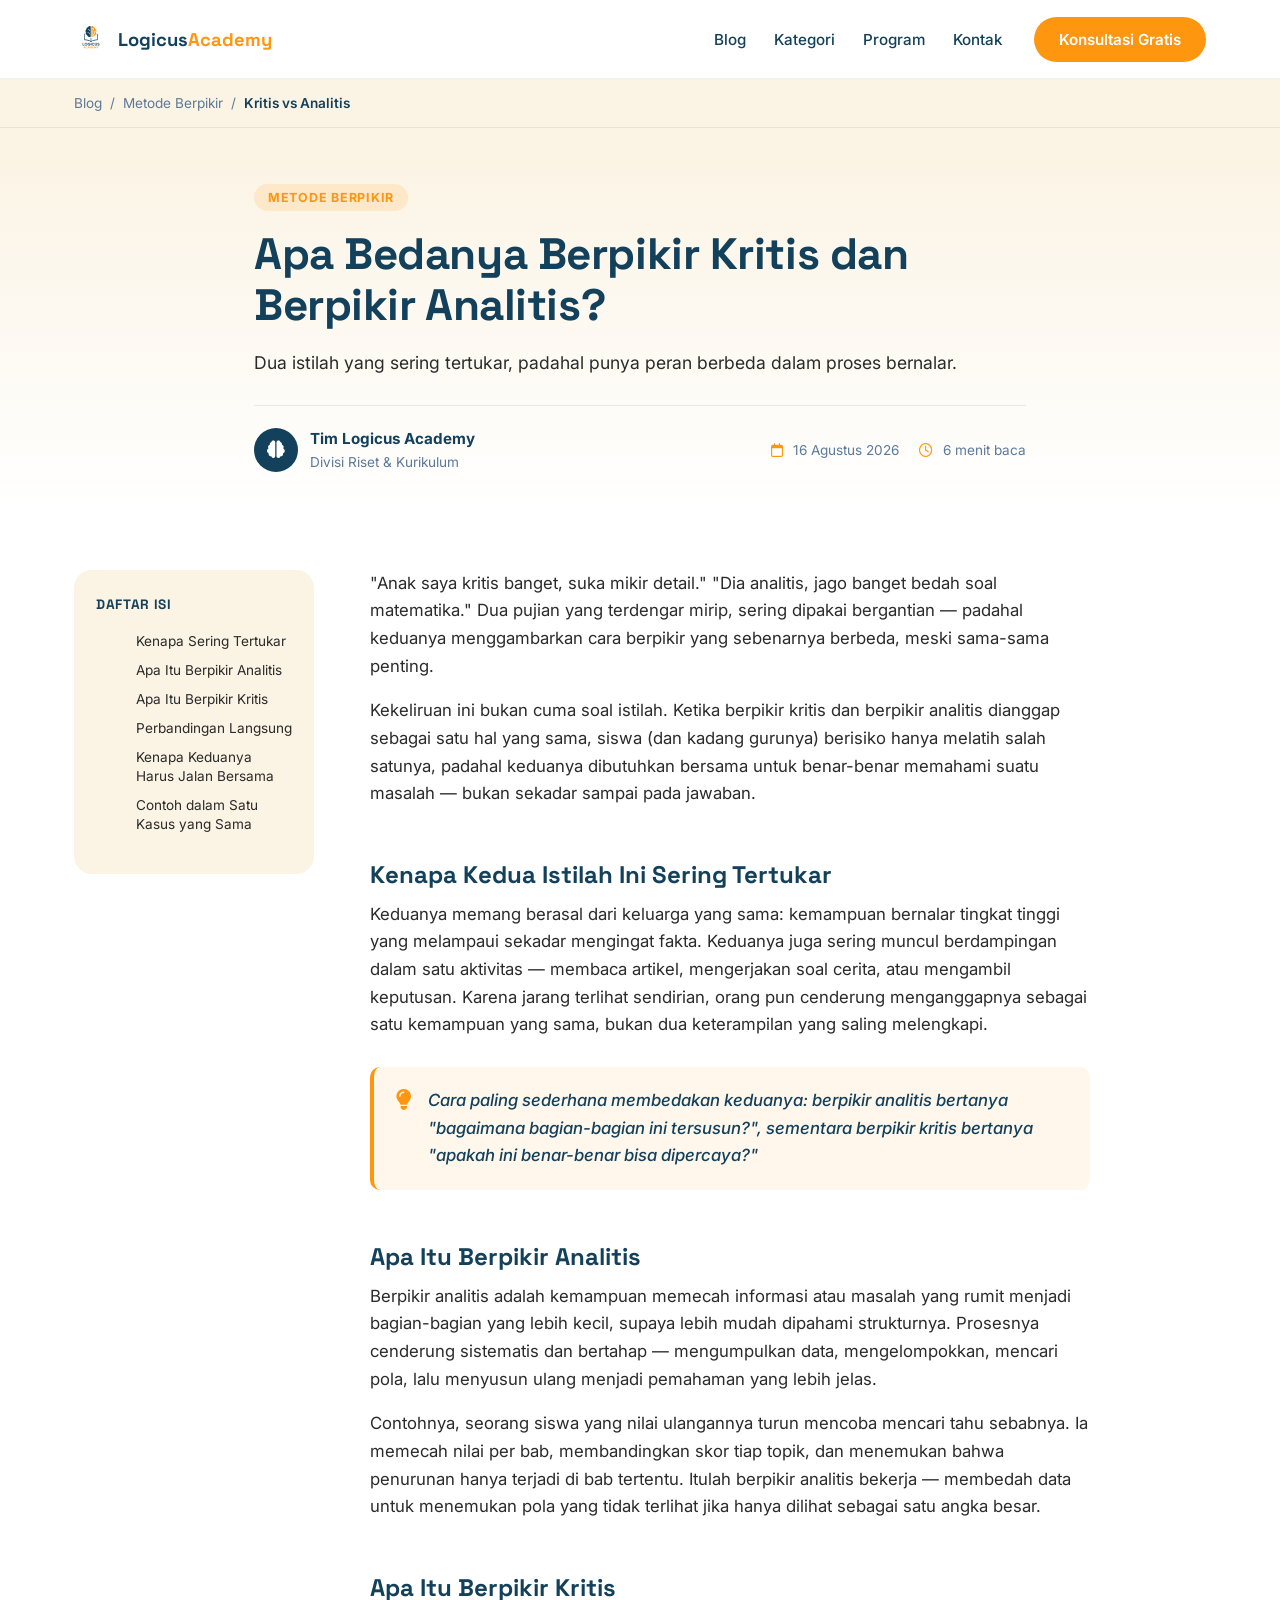
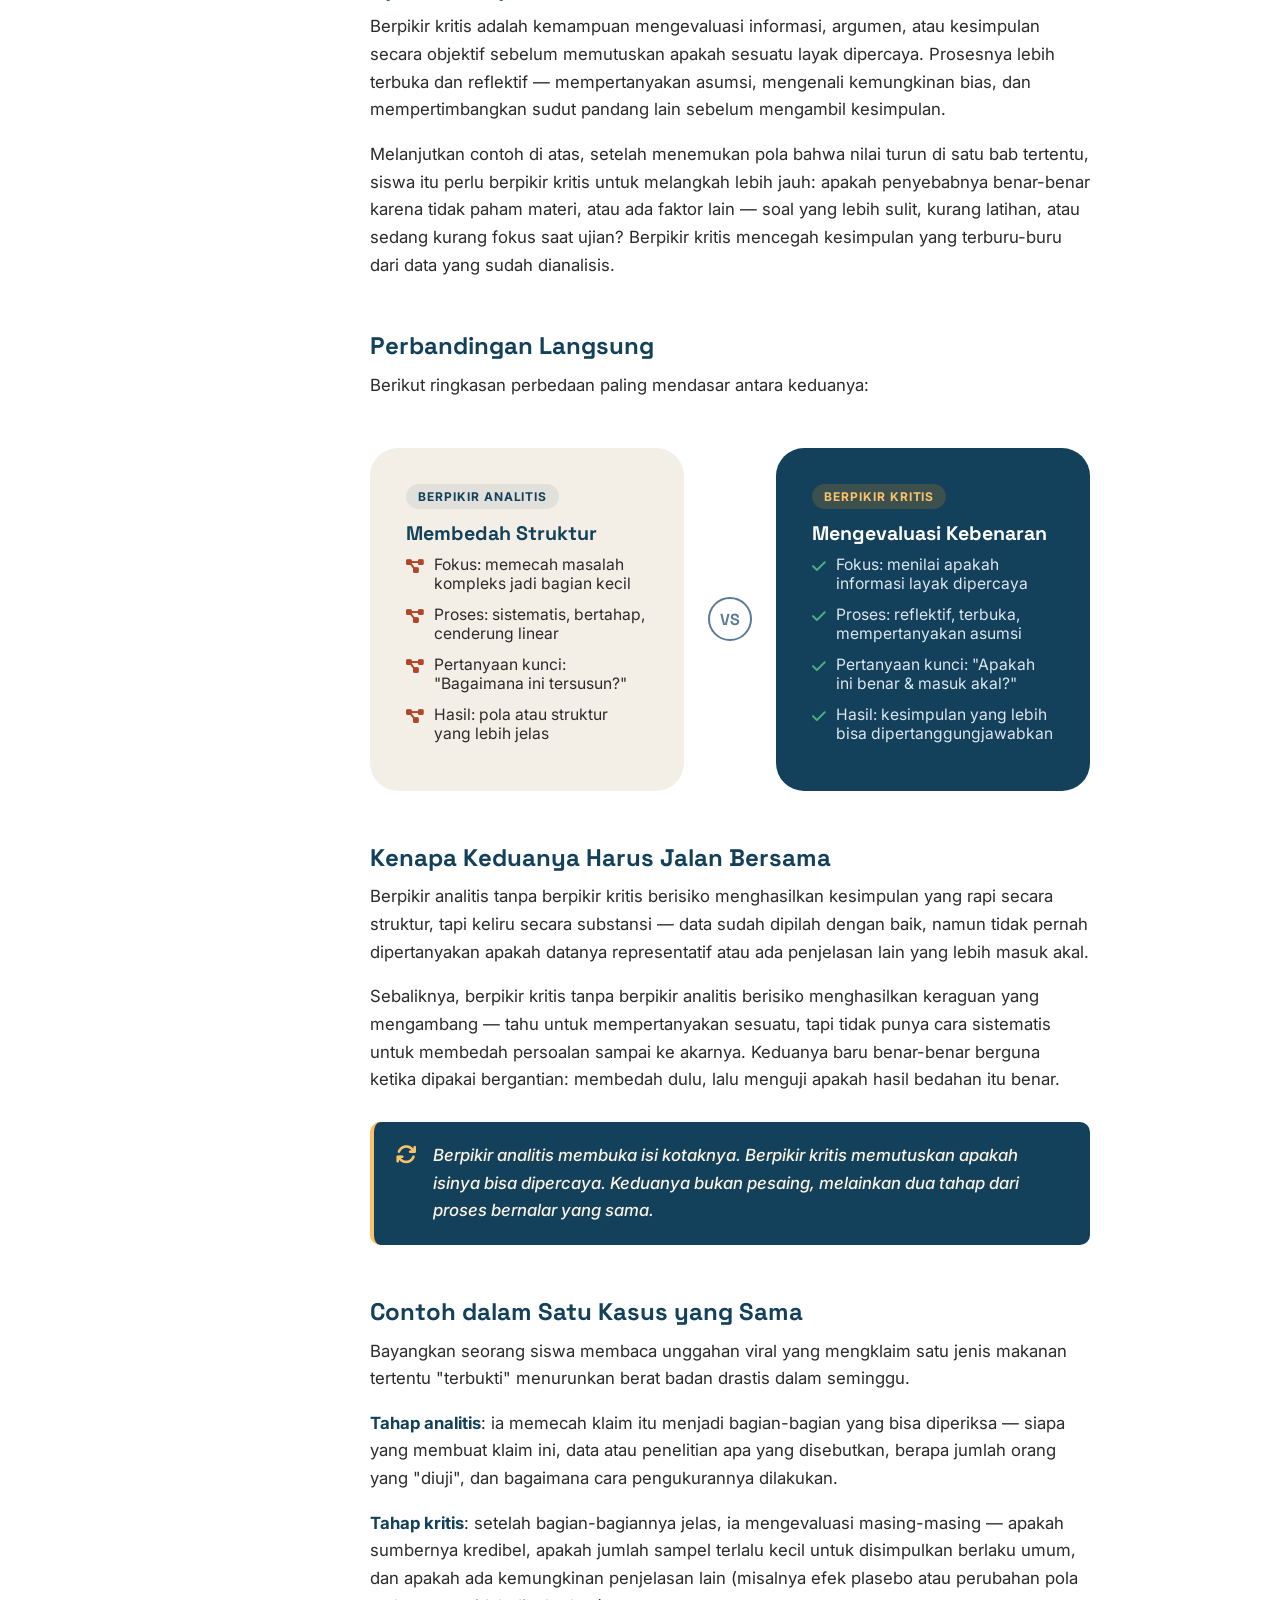
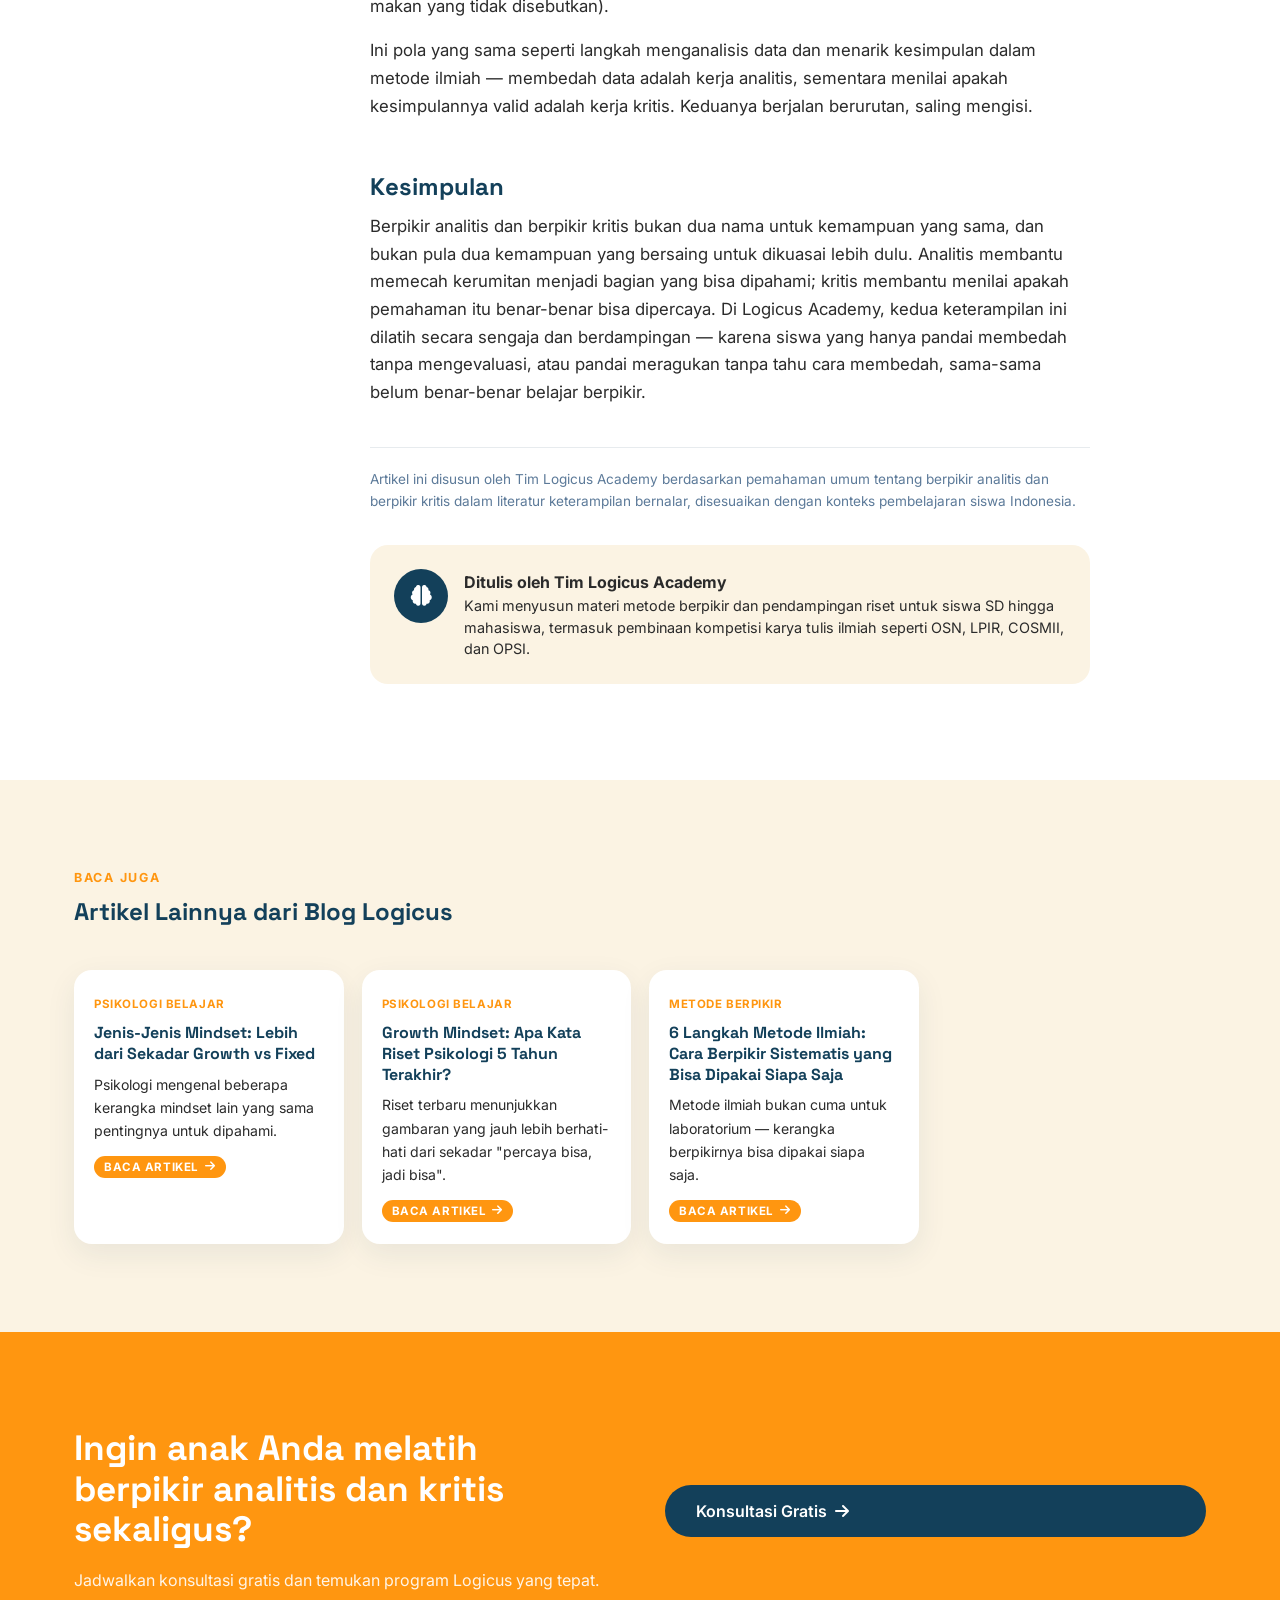
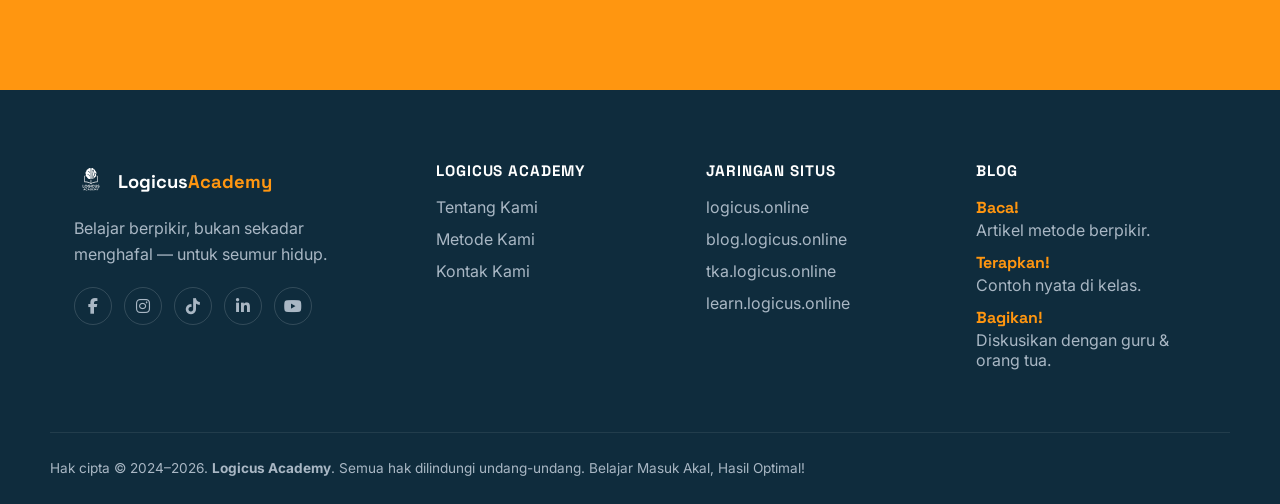
<file: kritis-vs-analitis.html>
<!DOCTYPE html>
<html lang="id">
<head>
    <meta charset="UTF-8">
    <meta name="viewport" content="width=device-width, initial-scale=1.0">
    <title>Apa Bedanya Berpikir Kritis dan Berpikir Analitis? — Blog Logicus Academy</title>
    <meta name="description" content="Berpikir kritis dan berpikir analitis sering dianggap sama, padahal keduanya punya peran berbeda dalam proses bernalar. Pelajari perbedaan dan cara keduanya saling melengkapi — dari Blog Logicus Academy.">
    <link rel="preconnect" href="https://fonts.googleapis.com">
    <link rel="preconnect" href="https://fonts.gstatic.com" crossorigin>
    <link href="https://fonts.googleapis.com/css2?family=Space+Grotesk:wght@500;600;700&family=Inter:wght@400;500;600;700&display=swap" rel="stylesheet">
    <link rel="stylesheet" href="https://cdnjs.cloudflare.com/ajax/libs/font-awesome/6.5.1/css/all.min.css">
    <link rel="stylesheet" href="style.css">
    <link rel="stylesheet" href="blog.css">
</head>
<body>

    <a class="skip-link" href="#main">Langsung ke konten</a>

    <!-- Official vectorized logo (traced 1:1 from master file) reused via <use> -->
    <svg style="position:absolute;width:0;height:0;overflow:hidden" aria-hidden="true">
        <symbol id="logicus-logo-full" viewBox="0 0 500 500">
            <path d="M 306.25,336.00 L 306.00,336.25 L 306.00,363.75 L 306.75,365.00 L 306.75,365.75 L 308.00,368.75 L 310.50,371.75 L 313.25,373.75 L 314.00,373.75 L 315.75,374.75 L 317.00,374.75 L 318.25,375.50 L 326.25,375.50 L 327.50,374.75 L 328.50,374.75 L 329.75,374.00 L 332.25,373.25 L 334.25,371.75 L 336.75,368.75 L 337.00,367.25 L 338.25,365.50 L 338.50,362.00 L 338.75,361.75 L 338.75,336.50 L 338.25,336.00 L 331.00,336.00 L 330.75,336.25 L 330.75,362.00 L 328.75,365.75 L 325.50,368.00 L 319.50,368.00 L 318.25,367.00 L 317.25,366.75 L 315.50,365.25 L 314.00,362.00 L 314.00,360.75 L 313.75,360.50 L 313.75,337.50 L 314.00,336.25 L 313.75,336.00 Z M 248.25,336.00 L 248.00,336.25 L 248.00,374.50 L 248.25,374.75 L 255.75,374.75 L 256.25,374.25 L 256.25,336.50 L 255.75,336.00 Z M 127.75,336.00 L 127.25,336.50 L 127.50,337.75 L 127.25,338.50 L 127.25,344.75 L 127.50,345.00 L 127.50,346.25 L 127.25,346.50 L 127.25,374.25 L 127.75,374.75 L 152.75,374.75 L 153.00,374.50 L 153.00,368.25 L 152.50,367.75 L 135.75,367.75 L 135.00,366.75 L 135.00,337.50 L 135.25,336.50 L 134.75,336.00 Z M 356.00,335.00 L 351.00,337.00 L 347.00,341.00 L 346.00,343.25 L 345.50,345.75 L 345.50,347.75 L 345.75,348.00 L 346.00,350.50 L 347.00,352.75 L 350.00,355.75 L 354.75,357.75 L 355.75,357.75 L 358.00,358.50 L 359.50,358.50 L 362.00,359.75 L 363.00,359.75 L 364.25,360.50 L 366.00,362.50 L 366.00,365.50 L 365.50,366.50 L 363.25,368.50 L 362.00,369.00 L 359.00,369.25 L 358.75,369.00 L 356.75,369.00 L 356.25,368.50 L 355.25,368.25 L 353.75,366.75 L 352.25,364.00 L 345.00,364.00 L 344.75,364.25 L 345.00,367.25 L 346.00,368.50 L 347.00,370.75 L 350.75,373.75 L 352.25,374.00 L 353.25,374.75 L 354.50,374.75 L 355.50,375.50 L 363.00,375.50 L 364.25,374.75 L 365.50,374.75 L 366.25,374.00 L 368.00,373.50 L 369.75,372.50 L 371.50,370.75 L 373.75,367.00 L 373.75,365.25 L 374.00,365.00 L 373.75,359.75 L 372.50,357.25 L 369.75,354.75 L 366.75,353.75 L 365.75,353.00 L 364.50,353.00 L 362.75,352.25 L 361.50,352.25 L 358.75,351.00 L 355.25,350.00 L 353.25,347.50 L 353.25,345.00 L 353.75,343.50 L 355.50,341.75 L 356.75,341.00 L 360.50,340.75 L 361.50,341.50 L 363.50,342.25 L 365.75,345.00 L 366.00,346.25 L 366.75,346.75 L 367.50,346.50 L 373.25,346.50 L 373.50,345.25 L 372.75,344.00 L 372.75,343.00 L 372.00,342.00 L 371.50,340.50 L 370.00,338.75 L 367.75,337.00 L 366.50,336.75 L 365.50,336.00 L 364.75,336.00 L 362.50,335.00 Z M 277.25,335.25 L 276.25,336.00 L 275.50,336.00 L 274.25,336.75 L 272.75,337.00 L 270.00,339.00 L 269.50,339.00 L 267.00,341.25 L 266.75,342.00 L 265.00,344.00 L 264.75,345.00 L 263.25,347.50 L 262.25,351.75 L 262.25,358.50 L 263.00,361.00 L 263.00,362.25 L 263.75,363.25 L 265.00,366.25 L 266.75,368.50 L 269.75,371.50 L 272.75,373.50 L 275.25,374.00 L 276.25,374.75 L 277.50,374.75 L 278.50,375.50 L 286.00,375.50 L 287.25,374.75 L 288.75,374.50 L 289.25,374.00 L 291.00,373.75 L 293.25,372.00 L 294.25,371.75 L 297.50,368.50 L 298.00,367.25 L 299.50,365.50 L 300.25,362.50 L 299.00,362.00 L 292.25,362.25 L 290.00,364.75 L 289.50,365.75 L 288.50,366.00 L 285.25,368.00 L 279.25,368.00 L 278.50,367.75 L 276.25,366.25 L 275.25,366.00 L 272.50,363.25 L 271.75,361.25 L 270.75,359.75 L 270.50,357.25 L 270.25,357.00 L 270.25,353.50 L 271.00,349.75 L 272.50,347.25 L 274.75,344.75 L 275.75,344.50 L 278.25,342.75 L 285.25,342.75 L 288.00,344.50 L 289.50,345.00 L 291.75,348.25 L 292.50,348.75 L 299.50,348.75 L 300.00,348.25 L 299.75,346.50 L 297.50,342.25 L 294.00,338.75 L 291.50,337.00 L 290.00,336.75 L 287.25,335.25 L 286.00,335.25 L 285.75,335.00 Z M 216.75,335.25 L 213.75,336.75 L 212.50,337.00 L 210.25,338.75 L 209.25,339.00 L 206.00,342.50 L 205.75,343.25 L 204.25,345.00 L 204.00,346.50 L 203.25,347.25 L 202.00,351.75 L 202.00,359.25 L 202.50,361.50 L 204.00,364.25 L 204.00,365.25 L 206.00,368.25 L 209.50,371.75 L 210.00,371.75 L 212.75,373.75 L 214.50,374.00 L 215.75,374.75 L 217.00,374.75 L 218.25,375.50 L 225.50,375.50 L 227.00,374.75 L 228.50,374.75 L 229.75,374.00 L 232.25,373.50 L 235.25,371.50 L 238.00,368.75 L 240.75,363.50 L 241.25,359.75 L 241.25,354.00 L 240.50,353.50 L 222.50,353.50 L 222.00,354.00 L 222.00,360.25 L 222.25,360.50 L 232.50,360.50 L 233.00,361.00 L 233.00,361.50 L 232.00,362.50 L 231.75,363.50 L 229.00,366.25 L 226.00,368.00 L 218.50,368.00 L 215.75,366.25 L 214.25,365.75 L 212.00,363.00 L 210.75,360.00 L 210.50,358.25 L 210.00,357.75 L 210.00,352.75 L 210.75,351.50 L 210.75,350.75 L 211.50,349.50 L 211.75,348.25 L 215.00,344.75 L 217.50,343.75 L 218.75,342.75 L 225.00,342.75 L 229.25,345.00 L 232.25,348.50 L 240.25,348.50 L 240.75,348.00 L 240.75,347.50 L 239.50,345.75 L 238.75,343.25 L 234.50,338.75 L 233.50,338.25 L 232.25,337.00 L 230.50,336.75 L 229.50,336.00 L 228.50,336.00 L 227.50,335.25 L 226.50,335.00 Z M 171.50,335.25 L 170.50,336.00 L 169.75,336.00 L 167.75,337.00 L 167.00,337.00 L 164.25,339.00 L 163.75,339.00 L 161.00,341.50 L 158.25,345.25 L 158.00,346.25 L 157.25,347.25 L 157.00,349.50 L 156.25,350.75 L 156.25,352.25 L 155.75,353.75 L 155.75,356.25 L 156.25,358.00 L 156.25,359.75 L 157.00,360.75 L 157.25,363.00 L 158.00,364.50 L 158.75,365.25 L 159.25,366.75 L 164.25,371.75 L 165.25,372.00 L 167.75,373.75 L 169.50,374.00 L 173.00,375.50 L 180.25,375.50 L 181.25,374.75 L 182.50,374.75 L 183.50,374.00 L 185.25,373.75 L 187.50,372.50 L 190.50,370.00 L 191.25,369.75 L 192.00,368.50 L 193.75,366.75 L 194.75,364.50 L 195.75,363.25 L 195.75,362.25 L 196.50,360.00 L 196.50,358.75 L 197.00,357.75 L 197.00,354.50 L 196.50,352.75 L 196.50,351.00 L 195.75,348.00 L 193.50,343.75 L 192.00,342.25 L 191.50,341.25 L 189.25,339.25 L 187.00,338.00 L 186.00,337.00 L 184.25,336.75 L 181.50,335.25 L 180.00,335.25 L 179.75,335.00 Z M 173.00,342.75 L 179.75,342.75 L 184.00,345.00 L 186.00,347.00 L 187.00,349.00 L 187.75,349.75 L 188.75,353.75 L 188.75,357.75 L 187.50,361.50 L 186.75,362.25 L 186.50,363.00 L 183.50,366.00 L 183.00,366.00 L 179.25,368.00 L 173.50,368.00 L 172.50,367.25 L 169.50,366.00 L 166.75,363.50 L 166.50,362.75 L 165.25,361.25 L 164.75,360.00 L 164.50,357.75 L 163.75,356.25 L 163.75,354.00 L 164.50,352.50 L 164.50,351.00 L 165.00,349.25 L 168.50,345.00 Z M 152.00,204.50 L 151.50,292.75 L 155.50,296.75 L 176.75,297.75 L 199.25,301.75 L 218.75,307.75 L 232.75,313.75 L 244.25,320.75 L 250.50,321.75 L 254.50,320.75 L 275.00,309.75 L 292.00,303.75 L 323.50,297.75 L 342.25,297.25 L 346.00,295.50 L 347.50,293.25 L 347.50,205.25 L 344.25,200.75 L 333.25,200.75 L 330.50,209.75 L 338.75,210.50 L 338.50,287.25 L 308.00,290.25 L 290.50,294.25 L 273.25,300.00 L 254.75,309.25 L 253.75,308.75 L 253.75,263.00 L 250.25,259.00 L 248.50,259.00 L 245.50,262.00 L 244.75,309.00 L 220.25,298.00 L 200.25,292.25 L 176.25,288.25 L 160.75,287.25 L 160.50,210.50 L 168.75,208.75 L 165.50,200.50 L 155.75,200.50 Z M 236.25,88.75 L 229.50,89.25 L 228.25,90.00 L 222.75,91.00 L 221.00,92.25 L 218.50,93.00 L 211.25,99.00 L 207.25,105.25 L 200.75,107.00 L 199.75,108.00 L 197.00,109.00 L 194.25,110.75 L 190.00,114.75 L 187.25,118.25 L 185.00,122.50 L 183.00,129.00 L 182.50,135.50 L 177.00,140.25 L 173.00,146.25 L 171.00,150.50 L 170.75,153.25 L 169.25,157.75 L 169.25,167.00 L 171.00,173.75 L 175.00,181.00 L 175.00,182.50 L 173.25,186.25 L 172.75,189.00 L 172.50,195.25 L 173.00,199.25 L 175.25,205.50 L 176.00,206.00 L 177.00,208.50 L 181.25,213.75 L 185.50,217.50 L 189.75,219.75 L 191.75,221.75 L 193.00,226.50 L 196.25,232.75 L 203.50,240.75 L 209.00,244.50 L 213.50,246.75 L 215.50,247.00 L 218.50,248.50 L 223.50,249.00 L 228.75,250.50 L 236.50,250.50 L 241.25,248.75 L 244.00,246.00 L 245.50,241.75 L 245.50,98.25 L 244.75,94.00 L 242.75,91.50 L 238.25,89.00 Z M 199.50,179.75 L 200.50,178.75 L 203.25,178.75 L 206.25,181.75 L 209.25,183.50 L 210.25,183.75 L 211.25,184.50 L 213.75,185.00 L 214.75,185.75 L 217.00,186.50 L 219.00,186.75 L 219.75,187.50 L 223.50,189.00 L 224.00,189.75 L 225.25,190.25 L 227.25,191.75 L 229.75,194.25 L 230.00,195.00 L 231.25,196.25 L 231.75,197.50 L 233.00,199.00 L 233.00,199.75 L 233.75,201.25 L 234.25,203.50 L 235.00,204.75 L 235.00,207.75 L 234.00,209.25 L 233.00,210.00 L 231.25,210.25 L 230.50,210.00 L 229.25,208.75 L 228.00,206.00 L 227.50,203.25 L 226.75,201.75 L 224.75,198.75 L 222.50,196.50 L 218.50,194.00 L 217.50,194.00 L 216.00,193.00 L 214.50,192.75 L 212.75,192.00 L 211.75,192.00 L 208.25,190.25 L 207.00,190.00 L 202.25,187.00 L 199.75,184.50 L 198.75,182.75 L 198.75,181.00 Z M 207.25,133.25 L 210.75,133.25 L 211.75,133.75 L 213.50,133.75 L 216.50,135.50 L 217.75,135.75 L 220.25,137.75 L 220.75,137.75 L 225.25,142.25 L 226.00,143.75 L 227.00,144.75 L 227.00,145.25 L 229.00,148.75 L 229.25,150.50 L 230.00,152.50 L 230.00,153.75 L 230.50,155.00 L 230.50,158.50 L 230.00,159.25 L 230.00,160.00 L 229.25,161.00 L 228.25,161.50 L 226.25,161.50 L 224.75,160.25 L 223.75,157.75 L 223.75,154.75 L 223.00,152.00 L 221.75,150.00 L 221.50,148.75 L 219.75,146.75 L 219.50,146.00 L 217.25,143.75 L 215.00,142.00 L 212.25,141.00 L 211.00,140.00 L 207.00,139.25 L 205.75,138.00 L 205.25,137.00 L 205.25,135.75 L 205.75,134.25 Z" fill="#13405A" fill-rule="evenodd"/>
            <path d="M 335.75,389.25 L 335.75,390.00 L 336.75,391.50 L 337.25,393.00 L 338.75,395.00 L 339.00,396.25 L 340.50,398.00 L 341.25,400.00 L 342.50,401.50 L 343.25,403.50 L 345.00,406.00 L 345.00,416.50 L 345.50,417.00 L 350.50,417.00 L 351.00,416.50 L 351.00,406.00 L 351.75,405.00 L 352.75,402.50 L 353.75,401.50 L 354.75,399.75 L 354.75,399.25 L 357.50,395.25 L 358.75,392.50 L 359.75,391.50 L 360.25,389.50 L 360.00,389.25 L 354.50,389.25 L 354.00,389.50 L 353.00,390.75 L 351.75,393.75 L 351.00,394.50 L 351.00,395.00 L 350.25,396.50 L 349.00,398.00 L 348.75,399.00 L 348.25,399.50 L 347.75,399.50 L 347.00,398.75 L 346.50,397.00 L 344.75,394.50 L 344.75,394.00 L 343.75,392.00 L 343.00,391.25 L 342.50,389.75 L 341.75,389.25 Z M 297.75,390.25 L 297.75,416.25 L 298.25,417.00 L 303.50,417.00 L 303.75,416.75 L 303.75,400.00 L 304.25,399.50 L 305.25,400.25 L 306.00,402.00 L 307.25,403.25 L 308.00,405.00 L 312.00,410.75 L 313.50,410.75 L 314.50,410.00 L 315.75,407.50 L 316.75,406.50 L 317.00,405.50 L 318.75,403.25 L 319.75,401.25 L 321.25,400.25 L 321.75,400.75 L 321.75,416.50 L 322.25,417.00 L 327.50,417.00 L 327.75,416.75 L 327.75,389.50 L 327.50,389.25 L 321.25,389.25 L 319.25,392.00 L 318.75,393.25 L 317.75,394.25 L 316.75,396.50 L 315.50,397.75 L 315.00,399.00 L 313.25,401.25 L 312.75,401.25 L 311.75,400.25 L 310.75,398.25 L 309.75,397.25 L 309.50,396.25 L 307.75,394.25 L 307.50,393.25 L 304.50,389.25 L 298.25,389.25 Z M 271.00,389.25 L 270.25,390.50 L 270.25,416.50 L 271.00,417.00 L 288.50,417.00 L 288.75,416.75 L 288.75,412.00 L 288.25,411.50 L 287.25,411.75 L 284.25,411.75 L 284.00,411.50 L 282.75,411.75 L 280.00,411.75 L 279.75,411.50 L 277.25,411.75 L 276.50,410.75 L 276.50,406.75 L 277.25,406.00 L 287.00,406.00 L 287.50,405.50 L 287.50,401.25 L 287.00,400.75 L 278.50,400.75 L 278.25,401.00 L 277.00,400.75 L 276.50,400.25 L 276.50,395.25 L 277.50,394.25 L 278.25,394.50 L 288.25,394.50 L 288.75,394.00 L 288.75,389.50 L 288.50,389.25 Z M 237.75,389.25 L 237.25,389.75 L 237.25,416.50 L 237.75,417.00 L 250.50,417.00 L 250.75,416.75 L 253.50,416.50 L 255.25,415.25 L 257.00,414.75 L 258.50,413.50 L 260.50,411.00 L 260.75,409.75 L 261.75,408.25 L 262.00,406.25 L 262.50,405.00 L 262.50,400.75 L 261.75,398.00 L 261.00,397.00 L 260.75,395.75 L 260.00,394.50 L 258.00,392.25 L 254.50,390.00 L 253.25,390.00 L 250.75,389.25 Z M 244.25,394.50 L 250.00,394.75 L 252.50,395.75 L 254.75,398.00 L 255.00,399.00 L 256.00,400.50 L 256.25,403.25 L 256.00,403.50 L 255.75,406.50 L 255.00,407.25 L 254.75,408.25 L 251.75,411.00 L 250.00,411.50 L 245.75,411.75 L 245.50,411.50 L 244.00,411.50 L 243.25,410.75 L 243.25,395.25 Z M 213.25,389.25 L 212.25,390.50 L 211.75,393.00 L 211.00,394.00 L 211.00,394.75 L 210.00,396.50 L 209.75,398.25 L 209.00,399.25 L 208.00,401.75 L 208.00,403.00 L 206.25,406.25 L 205.75,408.75 L 204.25,411.50 L 203.75,414.00 L 203.25,414.50 L 202.50,416.50 L 203.00,417.00 L 208.50,417.00 L 209.25,416.25 L 209.75,414.00 L 211.25,411.75 L 221.50,411.75 L 222.75,413.50 L 223.50,416.00 L 224.25,417.00 L 229.75,417.00 L 230.25,416.25 L 229.50,415.25 L 229.50,414.25 L 227.75,410.75 L 227.50,409.00 L 225.75,405.25 L 224.75,402.00 L 223.75,400.75 L 223.50,398.75 L 223.00,398.00 L 222.75,396.75 L 221.75,395.25 L 221.00,392.25 L 220.00,390.75 L 219.75,389.75 L 219.25,389.25 Z M 216.25,397.25 L 217.25,398.25 L 218.00,401.50 L 219.75,405.00 L 219.75,405.50 L 219.00,406.25 L 218.25,406.50 L 213.50,406.25 L 213.00,405.75 L 213.00,405.00 L 213.75,403.75 L 214.00,401.75 L 214.50,401.25 L 215.75,397.75 Z M 149.00,389.50 L 148.00,391.00 L 147.75,392.25 L 147.25,393.00 L 147.00,394.75 L 146.00,396.25 L 145.00,399.00 L 145.00,399.75 L 144.00,401.25 L 143.75,403.00 L 143.25,403.50 L 143.25,404.25 L 141.75,407.50 L 141.00,410.25 L 140.00,411.75 L 140.00,412.75 L 138.50,416.00 L 138.50,416.75 L 138.75,417.00 L 144.25,417.00 L 145.50,414.75 L 146.00,412.75 L 147.25,411.75 L 156.75,411.75 L 158.00,412.75 L 158.25,413.75 L 158.75,414.00 L 159.00,415.75 L 159.50,416.75 L 160.00,417.00 L 165.50,417.00 L 165.75,415.75 L 164.75,414.00 L 164.75,412.75 L 163.00,409.75 L 162.75,407.50 L 160.75,403.75 L 160.75,402.50 L 159.75,401.00 L 158.75,398.50 L 158.75,397.50 L 157.75,396.00 L 157.25,394.00 L 156.75,393.25 L 156.75,392.25 L 156.00,391.25 L 155.50,389.75 L 154.75,389.25 L 149.50,389.25 Z M 151.75,397.50 L 152.25,397.50 L 153.00,398.25 L 153.25,400.50 L 155.00,404.00 L 155.25,405.75 L 154.50,406.50 L 153.25,406.25 L 151.00,406.50 L 150.75,406.25 L 149.25,406.25 L 148.75,405.75 L 149.75,402.00 L 150.75,400.50 L 151.00,398.50 Z M 178.00,390.00 L 175.25,391.75 L 173.25,393.75 L 171.75,396.75 L 171.00,397.50 L 170.75,400.25 L 170.50,400.50 L 170.50,406.00 L 171.00,407.50 L 171.00,408.75 L 172.75,411.25 L 173.25,412.50 L 175.25,414.50 L 178.75,416.75 L 182.00,417.00 L 183.75,417.75 L 186.25,417.75 L 188.75,417.00 L 191.00,416.75 L 193.25,415.00 L 194.00,414.75 L 195.75,413.00 L 197.00,410.25 L 197.50,409.75 L 197.50,408.75 L 197.25,408.50 L 196.75,408.75 L 191.25,408.75 L 189.25,411.00 L 188.75,411.00 L 187.00,412.00 L 183.00,412.00 L 181.50,411.50 L 178.75,409.50 L 176.75,406.25 L 176.75,404.50 L 176.50,404.25 L 176.75,400.00 L 178.00,397.75 L 179.75,395.75 L 181.00,395.00 L 182.75,394.75 L 183.50,394.25 L 185.50,394.25 L 188.00,395.00 L 189.25,395.75 L 191.75,398.25 L 197.00,398.25 L 197.50,397.75 L 197.50,397.25 L 196.00,395.00 L 195.75,394.00 L 194.00,392.00 L 191.50,390.00 L 190.75,390.00 L 189.50,389.25 L 188.50,389.25 L 187.25,388.75 L 182.50,388.75 L 181.50,389.25 L 180.00,389.25 L 179.25,389.75 Z M 304.25,163.00 L 301.75,164.25 L 300.00,165.75 L 299.25,168.25 L 299.50,171.50 L 301.00,173.75 L 302.50,174.75 L 307.25,174.75 L 309.25,173.25 L 310.75,171.00 L 310.75,169.50 L 311.00,169.25 L 310.75,167.50 L 310.00,166.75 L 309.50,165.25 L 308.00,164.00 L 306.25,163.25 Z M 278.50,122.00 L 276.75,123.25 L 275.25,126.50 L 275.25,128.50 L 276.00,130.25 L 278.25,132.75 L 279.25,133.25 L 282.75,133.25 L 283.50,133.00 L 285.75,131.25 L 285.75,130.75 L 286.75,129.25 L 286.75,125.50 L 285.75,123.50 L 284.00,122.00 L 283.25,121.75 Z M 262.25,88.75 L 257.75,90.50 L 254.00,95.75 L 254.00,243.00 L 256.75,247.50 L 263.00,250.50 L 264.00,250.00 L 264.00,172.50 L 266.75,165.50 L 275.75,155.00 L 277.75,150.75 L 277.75,140.00 L 273.50,137.75 L 268.75,130.75 L 268.75,124.00 L 274.25,116.50 L 283.00,114.50 L 287.75,116.25 L 291.00,119.25 L 294.00,126.75 L 291.25,135.25 L 284.25,140.50 L 283.75,155.25 L 274.25,167.25 L 271.00,173.75 L 271.00,250.00 L 280.25,248.50 L 282.50,246.75 L 282.50,212.50 L 284.25,207.25 L 289.00,202.00 L 299.25,196.00 L 301.75,192.00 L 301.75,182.00 L 294.25,176.25 L 292.00,169.75 L 294.00,163.00 L 300.75,157.00 L 309.25,157.00 L 315.00,161.25 L 317.00,165.00 L 317.50,170.50 L 314.75,177.75 L 308.75,182.00 L 308.75,193.25 L 307.00,197.75 L 303.25,201.75 L 292.25,208.25 L 290.00,211.25 L 290.25,244.00 L 299.50,236.25 L 304.75,224.50 L 314.50,218.75 L 318.75,214.50 L 322.75,207.75 L 325.25,198.50 L 325.25,189.75 L 323.50,181.75 L 328.75,172.00 L 329.75,161.00 L 326.75,148.25 L 322.50,141.25 L 312.50,132.50 L 311.50,123.50 L 306.75,114.75 L 299.50,109.00 L 291.50,106.50 L 285.50,97.50 L 280.00,93.25 L 269.25,89.00 Z" fill="#FF9610" fill-rule="evenodd"/>
        </symbol>
        <symbol id="logicus-logo-white" viewBox="0 0 500 500">
            <path d="M 306.25,336.00 L 306.00,336.25 L 306.00,363.75 L 306.75,365.00 L 306.75,365.75 L 308.00,368.75 L 310.50,371.75 L 313.25,373.75 L 314.00,373.75 L 315.75,374.75 L 317.00,374.75 L 318.25,375.50 L 326.25,375.50 L 327.50,374.75 L 328.50,374.75 L 329.75,374.00 L 332.25,373.25 L 334.25,371.75 L 336.75,368.75 L 337.00,367.25 L 338.25,365.50 L 338.50,362.00 L 338.75,361.75 L 338.75,336.50 L 338.25,336.00 L 331.00,336.00 L 330.75,336.25 L 330.75,362.00 L 328.75,365.75 L 325.50,368.00 L 319.50,368.00 L 318.25,367.00 L 317.25,366.75 L 315.50,365.25 L 314.00,362.00 L 314.00,360.75 L 313.75,360.50 L 313.75,337.50 L 314.00,336.25 L 313.75,336.00 Z M 248.25,336.00 L 248.00,336.25 L 248.00,374.50 L 248.25,374.75 L 255.75,374.75 L 256.25,374.25 L 256.25,336.50 L 255.75,336.00 Z M 127.75,336.00 L 127.25,336.50 L 127.50,337.75 L 127.25,338.50 L 127.25,344.75 L 127.50,345.00 L 127.50,346.25 L 127.25,346.50 L 127.25,374.25 L 127.75,374.75 L 152.75,374.75 L 153.00,374.50 L 153.00,368.25 L 152.50,367.75 L 135.75,367.75 L 135.00,366.75 L 135.00,337.50 L 135.25,336.50 L 134.75,336.00 Z M 356.00,335.00 L 351.00,337.00 L 347.00,341.00 L 346.00,343.25 L 345.50,345.75 L 345.50,347.75 L 345.75,348.00 L 346.00,350.50 L 347.00,352.75 L 350.00,355.75 L 354.75,357.75 L 355.75,357.75 L 358.00,358.50 L 359.50,358.50 L 362.00,359.75 L 363.00,359.75 L 364.25,360.50 L 366.00,362.50 L 366.00,365.50 L 365.50,366.50 L 363.25,368.50 L 362.00,369.00 L 359.00,369.25 L 358.75,369.00 L 356.75,369.00 L 356.25,368.50 L 355.25,368.25 L 353.75,366.75 L 352.25,364.00 L 345.00,364.00 L 344.75,364.25 L 345.00,367.25 L 346.00,368.50 L 347.00,370.75 L 350.75,373.75 L 352.25,374.00 L 353.25,374.75 L 354.50,374.75 L 355.50,375.50 L 363.00,375.50 L 364.25,374.75 L 365.50,374.75 L 366.25,374.00 L 368.00,373.50 L 369.75,372.50 L 371.50,370.75 L 373.75,367.00 L 373.75,365.25 L 374.00,365.00 L 373.75,359.75 L 372.50,357.25 L 369.75,354.75 L 366.75,353.75 L 365.75,353.00 L 364.50,353.00 L 362.75,352.25 L 361.50,352.25 L 358.75,351.00 L 355.25,350.00 L 353.25,347.50 L 353.25,345.00 L 353.75,343.50 L 355.50,341.75 L 356.75,341.00 L 360.50,340.75 L 361.50,341.50 L 363.50,342.25 L 365.75,345.00 L 366.00,346.25 L 366.75,346.75 L 367.50,346.50 L 373.25,346.50 L 373.50,345.25 L 372.75,344.00 L 372.75,343.00 L 372.00,342.00 L 371.50,340.50 L 370.00,338.75 L 367.75,337.00 L 366.50,336.75 L 365.50,336.00 L 364.75,336.00 L 362.50,335.00 Z M 277.25,335.25 L 276.25,336.00 L 275.50,336.00 L 274.25,336.75 L 272.75,337.00 L 270.00,339.00 L 269.50,339.00 L 267.00,341.25 L 266.75,342.00 L 265.00,344.00 L 264.75,345.00 L 263.25,347.50 L 262.25,351.75 L 262.25,358.50 L 263.00,361.00 L 263.00,362.25 L 263.75,363.25 L 265.00,366.25 L 266.75,368.50 L 269.75,371.50 L 272.75,373.50 L 275.25,374.00 L 276.25,374.75 L 277.50,374.75 L 278.50,375.50 L 286.00,375.50 L 287.25,374.75 L 288.75,374.50 L 289.25,374.00 L 291.00,373.75 L 293.25,372.00 L 294.25,371.75 L 297.50,368.50 L 298.00,367.25 L 299.50,365.50 L 300.25,362.50 L 299.00,362.00 L 292.25,362.25 L 290.00,364.75 L 289.50,365.75 L 288.50,366.00 L 285.25,368.00 L 279.25,368.00 L 278.50,367.75 L 276.25,366.25 L 275.25,366.00 L 272.50,363.25 L 271.75,361.25 L 270.75,359.75 L 270.50,357.25 L 270.25,357.00 L 270.25,353.50 L 271.00,349.75 L 272.50,347.25 L 274.75,344.75 L 275.75,344.50 L 278.25,342.75 L 285.25,342.75 L 288.00,344.50 L 289.50,345.00 L 291.75,348.25 L 292.50,348.75 L 299.50,348.75 L 300.00,348.25 L 299.75,346.50 L 297.50,342.25 L 294.00,338.75 L 291.50,337.00 L 290.00,336.75 L 287.25,335.25 L 286.00,335.25 L 285.75,335.00 Z M 216.75,335.25 L 213.75,336.75 L 212.50,337.00 L 210.25,338.75 L 209.25,339.00 L 206.00,342.50 L 205.75,343.25 L 204.25,345.00 L 204.00,346.50 L 203.25,347.25 L 202.00,351.75 L 202.00,359.25 L 202.50,361.50 L 204.00,364.25 L 204.00,365.25 L 206.00,368.25 L 209.50,371.75 L 210.00,371.75 L 212.75,373.75 L 214.50,374.00 L 215.75,374.75 L 217.00,374.75 L 218.25,375.50 L 225.50,375.50 L 227.00,374.75 L 228.50,374.75 L 229.75,374.00 L 232.25,373.50 L 235.25,371.50 L 238.00,368.75 L 240.75,363.50 L 241.25,359.75 L 241.25,354.00 L 240.50,353.50 L 222.50,353.50 L 222.00,354.00 L 222.00,360.25 L 222.25,360.50 L 232.50,360.50 L 233.00,361.00 L 233.00,361.50 L 232.00,362.50 L 231.75,363.50 L 229.00,366.25 L 226.00,368.00 L 218.50,368.00 L 215.75,366.25 L 214.25,365.75 L 212.00,363.00 L 210.75,360.00 L 210.50,358.25 L 210.00,357.75 L 210.00,352.75 L 210.75,351.50 L 210.75,350.75 L 211.50,349.50 L 211.75,348.25 L 215.00,344.75 L 217.50,343.75 L 218.75,342.75 L 225.00,342.75 L 229.25,345.00 L 232.25,348.50 L 240.25,348.50 L 240.75,348.00 L 240.75,347.50 L 239.50,345.75 L 238.75,343.25 L 234.50,338.75 L 233.50,338.25 L 232.25,337.00 L 230.50,336.75 L 229.50,336.00 L 228.50,336.00 L 227.50,335.25 L 226.50,335.00 Z M 171.50,335.25 L 170.50,336.00 L 169.75,336.00 L 167.75,337.00 L 167.00,337.00 L 164.25,339.00 L 163.75,339.00 L 161.00,341.50 L 158.25,345.25 L 158.00,346.25 L 157.25,347.25 L 157.00,349.50 L 156.25,350.75 L 156.25,352.25 L 155.75,353.75 L 155.75,356.25 L 156.25,358.00 L 156.25,359.75 L 157.00,360.75 L 157.25,363.00 L 158.00,364.50 L 158.75,365.25 L 159.25,366.75 L 164.25,371.75 L 165.25,372.00 L 167.75,373.75 L 169.50,374.00 L 173.00,375.50 L 180.25,375.50 L 181.25,374.75 L 182.50,374.75 L 183.50,374.00 L 185.25,373.75 L 187.50,372.50 L 190.50,370.00 L 191.25,369.75 L 192.00,368.50 L 193.75,366.75 L 194.75,364.50 L 195.75,363.25 L 195.75,362.25 L 196.50,360.00 L 196.50,358.75 L 197.00,357.75 L 197.00,354.50 L 196.50,352.75 L 196.50,351.00 L 195.75,348.00 L 193.50,343.75 L 192.00,342.25 L 191.50,341.25 L 189.25,339.25 L 187.00,338.00 L 186.00,337.00 L 184.25,336.75 L 181.50,335.25 L 180.00,335.25 L 179.75,335.00 Z M 173.00,342.75 L 179.75,342.75 L 184.00,345.00 L 186.00,347.00 L 187.00,349.00 L 187.75,349.75 L 188.75,353.75 L 188.75,357.75 L 187.50,361.50 L 186.75,362.25 L 186.50,363.00 L 183.50,366.00 L 183.00,366.00 L 179.25,368.00 L 173.50,368.00 L 172.50,367.25 L 169.50,366.00 L 166.75,363.50 L 166.50,362.75 L 165.25,361.25 L 164.75,360.00 L 164.50,357.75 L 163.75,356.25 L 163.75,354.00 L 164.50,352.50 L 164.50,351.00 L 165.00,349.25 L 168.50,345.00 Z M 152.00,204.50 L 151.50,292.75 L 155.50,296.75 L 176.75,297.75 L 199.25,301.75 L 218.75,307.75 L 232.75,313.75 L 244.25,320.75 L 250.50,321.75 L 254.50,320.75 L 275.00,309.75 L 292.00,303.75 L 323.50,297.75 L 342.25,297.25 L 346.00,295.50 L 347.50,293.25 L 347.50,205.25 L 344.25,200.75 L 333.25,200.75 L 330.50,209.75 L 338.75,210.50 L 338.50,287.25 L 308.00,290.25 L 290.50,294.25 L 273.25,300.00 L 254.75,309.25 L 253.75,308.75 L 253.75,263.00 L 250.25,259.00 L 248.50,259.00 L 245.50,262.00 L 244.75,309.00 L 220.25,298.00 L 200.25,292.25 L 176.25,288.25 L 160.75,287.25 L 160.50,210.50 L 168.75,208.75 L 165.50,200.50 L 155.75,200.50 Z M 236.25,88.75 L 229.50,89.25 L 228.25,90.00 L 222.75,91.00 L 221.00,92.25 L 218.50,93.00 L 211.25,99.00 L 207.25,105.25 L 200.75,107.00 L 199.75,108.00 L 197.00,109.00 L 194.25,110.75 L 190.00,114.75 L 187.25,118.25 L 185.00,122.50 L 183.00,129.00 L 182.50,135.50 L 177.00,140.25 L 173.00,146.25 L 171.00,150.50 L 170.75,153.25 L 169.25,157.75 L 169.25,167.00 L 171.00,173.75 L 175.00,181.00 L 175.00,182.50 L 173.25,186.25 L 172.75,189.00 L 172.50,195.25 L 173.00,199.25 L 175.25,205.50 L 176.00,206.00 L 177.00,208.50 L 181.25,213.75 L 185.50,217.50 L 189.75,219.75 L 191.75,221.75 L 193.00,226.50 L 196.25,232.75 L 203.50,240.75 L 209.00,244.50 L 213.50,246.75 L 215.50,247.00 L 218.50,248.50 L 223.50,249.00 L 228.75,250.50 L 236.50,250.50 L 241.25,248.75 L 244.00,246.00 L 245.50,241.75 L 245.50,98.25 L 244.75,94.00 L 242.75,91.50 L 238.25,89.00 Z M 199.50,179.75 L 200.50,178.75 L 203.25,178.75 L 206.25,181.75 L 209.25,183.50 L 210.25,183.75 L 211.25,184.50 L 213.75,185.00 L 214.75,185.75 L 217.00,186.50 L 219.00,186.75 L 219.75,187.50 L 223.50,189.00 L 224.00,189.75 L 225.25,190.25 L 227.25,191.75 L 229.75,194.25 L 230.00,195.00 L 231.25,196.25 L 231.75,197.50 L 233.00,199.00 L 233.00,199.75 L 233.75,201.25 L 234.25,203.50 L 235.00,204.75 L 235.00,207.75 L 234.00,209.25 L 233.00,210.00 L 231.25,210.25 L 230.50,210.00 L 229.25,208.75 L 228.00,206.00 L 227.50,203.25 L 226.75,201.75 L 224.75,198.75 L 222.50,196.50 L 218.50,194.00 L 217.50,194.00 L 216.00,193.00 L 214.50,192.75 L 212.75,192.00 L 211.75,192.00 L 208.25,190.25 L 207.00,190.00 L 202.25,187.00 L 199.75,184.50 L 198.75,182.75 L 198.75,181.00 Z M 207.25,133.25 L 210.75,133.25 L 211.75,133.75 L 213.50,133.75 L 216.50,135.50 L 217.75,135.75 L 220.25,137.75 L 220.75,137.75 L 225.25,142.25 L 226.00,143.75 L 227.00,144.75 L 227.00,145.25 L 229.00,148.75 L 229.25,150.50 L 230.00,152.50 L 230.00,153.75 L 230.50,155.00 L 230.50,158.50 L 230.00,159.25 L 230.00,160.00 L 229.25,161.00 L 228.25,161.50 L 226.25,161.50 L 224.75,160.25 L 223.75,157.75 L 223.75,154.75 L 223.00,152.00 L 221.75,150.00 L 221.50,148.75 L 219.75,146.75 L 219.50,146.00 L 217.25,143.75 L 215.00,142.00 L 212.25,141.00 L 211.00,140.00 L 207.00,139.25 L 205.75,138.00 L 205.25,137.00 L 205.25,135.75 L 205.75,134.25 Z" fill="#FFFFFF" fill-rule="evenodd"/>
            <path d="M 335.75,389.25 L 335.75,390.00 L 336.75,391.50 L 337.25,393.00 L 338.75,395.00 L 339.00,396.25 L 340.50,398.00 L 341.25,400.00 L 342.50,401.50 L 343.25,403.50 L 345.00,406.00 L 345.00,416.50 L 345.50,417.00 L 350.50,417.00 L 351.00,416.50 L 351.00,406.00 L 351.75,405.00 L 352.75,402.50 L 353.75,401.50 L 354.75,399.75 L 354.75,399.25 L 357.50,395.25 L 358.75,392.50 L 359.75,391.50 L 360.25,389.50 L 360.00,389.25 L 354.50,389.25 L 354.00,389.50 L 353.00,390.75 L 351.75,393.75 L 351.00,394.50 L 351.00,395.00 L 350.25,396.50 L 349.00,398.00 L 348.75,399.00 L 348.25,399.50 L 347.75,399.50 L 347.00,398.75 L 346.50,397.00 L 344.75,394.50 L 344.75,394.00 L 343.75,392.00 L 343.00,391.25 L 342.50,389.75 L 341.75,389.25 Z M 297.75,390.25 L 297.75,416.25 L 298.25,417.00 L 303.50,417.00 L 303.75,416.75 L 303.75,400.00 L 304.25,399.50 L 305.25,400.25 L 306.00,402.00 L 307.25,403.25 L 308.00,405.00 L 312.00,410.75 L 313.50,410.75 L 314.50,410.00 L 315.75,407.50 L 316.75,406.50 L 317.00,405.50 L 318.75,403.25 L 319.75,401.25 L 321.25,400.25 L 321.75,400.75 L 321.75,416.50 L 322.25,417.00 L 327.50,417.00 L 327.75,416.75 L 327.75,389.50 L 327.50,389.25 L 321.25,389.25 L 319.25,392.00 L 318.75,393.25 L 317.75,394.25 L 316.75,396.50 L 315.50,397.75 L 315.00,399.00 L 313.25,401.25 L 312.75,401.25 L 311.75,400.25 L 310.75,398.25 L 309.75,397.25 L 309.50,396.25 L 307.75,394.25 L 307.50,393.25 L 304.50,389.25 L 298.25,389.25 Z M 271.00,389.25 L 270.25,390.50 L 270.25,416.50 L 271.00,417.00 L 288.50,417.00 L 288.75,416.75 L 288.75,412.00 L 288.25,411.50 L 287.25,411.75 L 284.25,411.75 L 284.00,411.50 L 282.75,411.75 L 280.00,411.75 L 279.75,411.50 L 277.25,411.75 L 276.50,410.75 L 276.50,406.75 L 277.25,406.00 L 287.00,406.00 L 287.50,405.50 L 287.50,401.25 L 287.00,400.75 L 278.50,400.75 L 278.25,401.00 L 277.00,400.75 L 276.50,400.25 L 276.50,395.25 L 277.50,394.25 L 278.25,394.50 L 288.25,394.50 L 288.75,394.00 L 288.75,389.50 L 288.50,389.25 Z M 237.75,389.25 L 237.25,389.75 L 237.25,416.50 L 237.75,417.00 L 250.50,417.00 L 250.75,416.75 L 253.50,416.50 L 255.25,415.25 L 257.00,414.75 L 258.50,413.50 L 260.50,411.00 L 260.75,409.75 L 261.75,408.25 L 262.00,406.25 L 262.50,405.00 L 262.50,400.75 L 261.75,398.00 L 261.00,397.00 L 260.75,395.75 L 260.00,394.50 L 258.00,392.25 L 254.50,390.00 L 253.25,390.00 L 250.75,389.25 Z M 244.25,394.50 L 250.00,394.75 L 252.50,395.75 L 254.75,398.00 L 255.00,399.00 L 256.00,400.50 L 256.25,403.25 L 256.00,403.50 L 255.75,406.50 L 255.00,407.25 L 254.75,408.25 L 251.75,411.00 L 250.00,411.50 L 245.75,411.75 L 245.50,411.50 L 244.00,411.50 L 243.25,410.75 L 243.25,395.25 Z M 213.25,389.25 L 212.25,390.50 L 211.75,393.00 L 211.00,394.00 L 211.00,394.75 L 210.00,396.50 L 209.75,398.25 L 209.00,399.25 L 208.00,401.75 L 208.00,403.00 L 206.25,406.25 L 205.75,408.75 L 204.25,411.50 L 203.75,414.00 L 203.25,414.50 L 202.50,416.50 L 203.00,417.00 L 208.50,417.00 L 209.25,416.25 L 209.75,414.00 L 211.25,411.75 L 221.50,411.75 L 222.75,413.50 L 223.50,416.00 L 224.25,417.00 L 229.75,417.00 L 230.25,416.25 L 229.50,415.25 L 229.50,414.25 L 227.75,410.75 L 227.50,409.00 L 225.75,405.25 L 224.75,402.00 L 223.75,400.75 L 223.50,398.75 L 223.00,398.00 L 222.75,396.75 L 221.75,395.25 L 221.00,392.25 L 220.00,390.75 L 219.75,389.75 L 219.25,389.25 Z M 216.25,397.25 L 217.25,398.25 L 218.00,401.50 L 219.75,405.00 L 219.75,405.50 L 219.00,406.25 L 218.25,406.50 L 213.50,406.25 L 213.00,405.75 L 213.00,405.00 L 213.75,403.75 L 214.00,401.75 L 214.50,401.25 L 215.75,397.75 Z M 149.00,389.50 L 148.00,391.00 L 147.75,392.25 L 147.25,393.00 L 147.00,394.75 L 146.00,396.25 L 145.00,399.00 L 145.00,399.75 L 144.00,401.25 L 143.75,403.00 L 143.25,403.50 L 143.25,404.25 L 141.75,407.50 L 141.00,410.25 L 140.00,411.75 L 140.00,412.75 L 138.50,416.00 L 138.50,416.75 L 138.75,417.00 L 144.25,417.00 L 145.50,414.75 L 146.00,412.75 L 147.25,411.75 L 156.75,411.75 L 158.00,412.75 L 158.25,413.75 L 158.75,414.00 L 159.00,415.75 L 159.50,416.75 L 160.00,417.00 L 165.50,417.00 L 165.75,415.75 L 164.75,414.00 L 164.75,412.75 L 163.00,409.75 L 162.75,407.50 L 160.75,403.75 L 160.75,402.50 L 159.75,401.00 L 158.75,398.50 L 158.75,397.50 L 157.75,396.00 L 157.25,394.00 L 156.75,393.25 L 156.75,392.25 L 156.00,391.25 L 155.50,389.75 L 154.75,389.25 L 149.50,389.25 Z M 151.75,397.50 L 152.25,397.50 L 153.00,398.25 L 153.25,400.50 L 155.00,404.00 L 155.25,405.75 L 154.50,406.50 L 153.25,406.25 L 151.00,406.50 L 150.75,406.25 L 149.25,406.25 L 148.75,405.75 L 149.75,402.00 L 150.75,400.50 L 151.00,398.50 Z M 178.00,390.00 L 175.25,391.75 L 173.25,393.75 L 171.75,396.75 L 171.00,397.50 L 170.75,400.25 L 170.50,400.50 L 170.50,406.00 L 171.00,407.50 L 171.00,408.75 L 172.75,411.25 L 173.25,412.50 L 175.25,414.50 L 178.75,416.75 L 182.00,417.00 L 183.75,417.75 L 186.25,417.75 L 188.75,417.00 L 191.00,416.75 L 193.25,415.00 L 194.00,414.75 L 195.75,413.00 L 197.00,410.25 L 197.50,409.75 L 197.50,408.75 L 197.25,408.50 L 196.75,408.75 L 191.25,408.75 L 189.25,411.00 L 188.75,411.00 L 187.00,412.00 L 183.00,412.00 L 181.50,411.50 L 178.75,409.50 L 176.75,406.25 L 176.75,404.50 L 176.50,404.25 L 176.75,400.00 L 178.00,397.75 L 179.75,395.75 L 181.00,395.00 L 182.75,394.75 L 183.50,394.25 L 185.50,394.25 L 188.00,395.00 L 189.25,395.75 L 191.75,398.25 L 197.00,398.25 L 197.50,397.75 L 197.50,397.25 L 196.00,395.00 L 195.75,394.00 L 194.00,392.00 L 191.50,390.00 L 190.75,390.00 L 189.50,389.25 L 188.50,389.25 L 187.25,388.75 L 182.50,388.75 L 181.50,389.25 L 180.00,389.25 L 179.25,389.75 Z M 304.25,163.00 L 301.75,164.25 L 300.00,165.75 L 299.25,168.25 L 299.50,171.50 L 301.00,173.75 L 302.50,174.75 L 307.25,174.75 L 309.25,173.25 L 310.75,171.00 L 310.75,169.50 L 311.00,169.25 L 310.75,167.50 L 310.00,166.75 L 309.50,165.25 L 308.00,164.00 L 306.25,163.25 Z M 278.50,122.00 L 276.75,123.25 L 275.25,126.50 L 275.25,128.50 L 276.00,130.25 L 278.25,132.75 L 279.25,133.25 L 282.75,133.25 L 283.50,133.00 L 285.75,131.25 L 285.75,130.75 L 286.75,129.25 L 286.75,125.50 L 285.75,123.50 L 284.00,122.00 L 283.25,121.75 Z M 262.25,88.75 L 257.75,90.50 L 254.00,95.75 L 254.00,243.00 L 256.75,247.50 L 263.00,250.50 L 264.00,250.00 L 264.00,172.50 L 266.75,165.50 L 275.75,155.00 L 277.75,150.75 L 277.75,140.00 L 273.50,137.75 L 268.75,130.75 L 268.75,124.00 L 274.25,116.50 L 283.00,114.50 L 287.75,116.25 L 291.00,119.25 L 294.00,126.75 L 291.25,135.25 L 284.25,140.50 L 283.75,155.25 L 274.25,167.25 L 271.00,173.75 L 271.00,250.00 L 280.25,248.50 L 282.50,246.75 L 282.50,212.50 L 284.25,207.25 L 289.00,202.00 L 299.25,196.00 L 301.75,192.00 L 301.75,182.00 L 294.25,176.25 L 292.00,169.75 L 294.00,163.00 L 300.75,157.00 L 309.25,157.00 L 315.00,161.25 L 317.00,165.00 L 317.50,170.50 L 314.75,177.75 L 308.75,182.00 L 308.75,193.25 L 307.00,197.75 L 303.25,201.75 L 292.25,208.25 L 290.00,211.25 L 290.25,244.00 L 299.50,236.25 L 304.75,224.50 L 314.50,218.75 L 318.75,214.50 L 322.75,207.75 L 325.25,198.50 L 325.25,189.75 L 323.50,181.75 L 328.75,172.00 L 329.75,161.00 L 326.75,148.25 L 322.50,141.25 L 312.50,132.50 L 311.50,123.50 L 306.75,114.75 L 299.50,109.00 L 291.50,106.50 L 285.50,97.50 L 280.00,93.25 L 269.25,89.00 Z" fill="#FFFFFF" fill-rule="evenodd"/>
        </symbol>
    </svg>

    <!-- ============ HEADER ============ -->
    <header class="main-header" id="header">
        <div class="container header-inner">
            <a href="https://logicus.online" class="logo" aria-label="Logicus Academy — beranda">
                <span class="logo-mark" aria-hidden="true">
                    <svg viewBox="0 0 500 500"><use href="#logicus-logo-full"></use></svg>
                </span>
                <span class="logo-word">Logicus<em>Academy</em></span>
            </a>

            <nav class="main-nav" id="main-nav">
                <ul>
                    <li><a href="index.html">Blog</a></li>
                    <li><a href="index.html#kategori">Kategori</a></li>
                    <li><a href="https://logicus.online/#program">Program</a></li>
                    <li><a href="https://logicus.online/#kontak">Kontak</a></li>
                </ul>
                <div class="nav-actions">
                    <a href="https://logicus.online/#konsultasi" class="btn btn-primary">Konsultasi Gratis</a>
                </div>
            </nav>

            <button class="nav-toggle" id="navToggle" aria-label="Buka menu" aria-expanded="false" aria-controls="main-nav">
                <span></span><span></span><span></span>
            </button>
        </div>
    </header>

    <main id="main">
        <!-- ============ BREADCRUMB ============ -->
        <div class="breadcrumb-bar">
            <div class="container">
                <nav class="breadcrumb" aria-label="Breadcrumb">
                    <a href="index.html">Blog</a>
                    <span aria-hidden="true">/</span>
                    <a href="index.html#kategori-metode-berpikir">Metode Berpikir</a>
                    <span aria-hidden="true">/</span>
                    <span aria-current="page">Kritis vs Analitis</span>
                </nav>
            </div>
        </div>

        <!-- ============ ARTICLE HEADER ============ -->
        <header class="article-header">
            <div class="container article-header-inner">
                <span class="article-tag">Metode Berpikir</span>
                <h1>Apa Bedanya Berpikir Kritis dan Berpikir Analitis?</h1>
                <p class="article-lede">Dua istilah yang sering tertukar, padahal punya peran berbeda dalam proses bernalar.</p>
                <div class="article-meta">
                    <div class="article-meta-author">
                        <span class="author-avatar" aria-hidden="true"><i class="fa-solid fa-brain"></i></span>
                        <div>
                            <p class="author-name">Tim Logicus Academy</p>
                            <p class="author-sub">Divisi Riset &amp; Kurikulum</p>
                        </div>
                    </div>
                    <div class="article-meta-info">
                        <span><i class="fa-regular fa-calendar"></i> 16 Agustus 2026</span>
                        <span><i class="fa-regular fa-clock"></i> 6 menit baca</span>
                    </div>
                </div>
            </div>
        </header>

        <!-- ============ ARTICLE BODY ============ -->
        <article class="article-body">
            <div class="container article-grid">

                <!-- Table of contents -->
                <aside class="article-toc" data-reveal>
                    <p class="toc-title">Daftar Isi</p>
                    <ol>
                        <li><a href="#kenapa-tertukar">Kenapa Sering Tertukar</a></li>
                        <li><a href="#berpikir-analitis">Apa Itu Berpikir Analitis</a></li>
                        <li><a href="#berpikir-kritis">Apa Itu Berpikir Kritis</a></li>
                        <li><a href="#perbandingan">Perbandingan Langsung</a></li>
                        <li><a href="#saling-melengkapi">Kenapa Keduanya Harus Jalan Bersama</a></li>
                        <li><a href="#contoh">Contoh dalam Satu Kasus yang Sama</a></li>
                    </ol>
                </aside>

                <div class="article-content">

                    <p data-reveal>"Anak saya kritis banget, suka mikir detail." "Dia analitis, jago banget bedah soal matematika." Dua pujian yang terdengar mirip, sering dipakai bergantian — padahal keduanya menggambarkan cara berpikir yang sebenarnya berbeda, meski sama-sama penting.</p>

                    <p data-reveal>Kekeliruan ini bukan cuma soal istilah. Ketika berpikir kritis dan berpikir analitis dianggap sebagai satu hal yang sama, siswa (dan kadang gurunya) berisiko hanya melatih salah satunya, padahal keduanya dibutuhkan bersama untuk benar-benar memahami suatu masalah — bukan sekadar sampai pada jawaban.</p>

                    <h2 id="kenapa-tertukar" data-reveal>Kenapa Kedua Istilah Ini Sering Tertukar</h2>
                    <p data-reveal>Keduanya memang berasal dari keluarga yang sama: kemampuan bernalar tingkat tinggi yang melampaui sekadar mengingat fakta. Keduanya juga sering muncul berdampingan dalam satu aktivitas — membaca artikel, mengerjakan soal cerita, atau mengambil keputusan. Karena jarang terlihat sendirian, orang pun cenderung menganggapnya sebagai satu kemampuan yang sama, bukan dua keterampilan yang saling melengkapi.</p>

                    <div class="callout" data-reveal>
                        <i class="fa-solid fa-lightbulb"></i>
                        <p>Cara paling sederhana membedakan keduanya: berpikir analitis bertanya "bagaimana bagian-bagian ini tersusun?", sementara berpikir kritis bertanya "apakah ini benar-benar bisa dipercaya?"</p>
                    </div>

                    <h2 id="berpikir-analitis" data-reveal>Apa Itu Berpikir Analitis</h2>
                    <p data-reveal>Berpikir analitis adalah kemampuan memecah informasi atau masalah yang rumit menjadi bagian-bagian yang lebih kecil, supaya lebih mudah dipahami strukturnya. Prosesnya cenderung sistematis dan bertahap — mengumpulkan data, mengelompokkan, mencari pola, lalu menyusun ulang menjadi pemahaman yang lebih jelas.</p>
                    <p data-reveal>Contohnya, seorang siswa yang nilai ulangannya turun mencoba mencari tahu sebabnya. Ia memecah nilai per bab, membandingkan skor tiap topik, dan menemukan bahwa penurunan hanya terjadi di bab tertentu. Itulah berpikir analitis bekerja — membedah data untuk menemukan pola yang tidak terlihat jika hanya dilihat sebagai satu angka besar.</p>

                    <h2 id="berpikir-kritis" data-reveal>Apa Itu Berpikir Kritis</h2>
                    <p data-reveal>Berpikir kritis adalah kemampuan mengevaluasi informasi, argumen, atau kesimpulan secara objektif sebelum memutuskan apakah sesuatu layak dipercaya. Prosesnya lebih terbuka dan reflektif — mempertanyakan asumsi, mengenali kemungkinan bias, dan mempertimbangkan sudut pandang lain sebelum mengambil kesimpulan.</p>
                    <p data-reveal>Melanjutkan contoh di atas, setelah menemukan pola bahwa nilai turun di satu bab tertentu, siswa itu perlu berpikir kritis untuk melangkah lebih jauh: apakah penyebabnya benar-benar karena tidak paham materi, atau ada faktor lain — soal yang lebih sulit, kurang latihan, atau sedang kurang fokus saat ujian? Berpikir kritis mencegah kesimpulan yang terburu-buru dari data yang sudah dianalisis.</p>

                    <h2 id="perbandingan" data-reveal>Perbandingan Langsung</h2>
                    <p data-reveal>Berikut ringkasan perbedaan paling mendasar antara keduanya:</p>

                    <div class="compare-grid" data-reveal>
                        <div class="compare-card compare-old">
                            <span class="compare-tag">Berpikir Analitis</span>
                            <h3>Membedah Struktur</h3>
                            <ul>
                                <li><i class="fa-solid fa-diagram-project"></i> Fokus: memecah masalah kompleks jadi bagian kecil</li>
                                <li><i class="fa-solid fa-diagram-project"></i> Proses: sistematis, bertahap, cenderung linear</li>
                                <li><i class="fa-solid fa-diagram-project"></i> Pertanyaan kunci: "Bagaimana ini tersusun?"</li>
                                <li><i class="fa-solid fa-diagram-project"></i> Hasil: pola atau struktur yang lebih jelas</li>
                            </ul>
                        </div>
                        <div class="compare-vs" aria-hidden="true">VS</div>
                        <div class="compare-card compare-new">
                            <span class="compare-tag">Berpikir Kritis</span>
                            <h3>Mengevaluasi Kebenaran</h3>
                            <ul>
                                <li><i class="fa-solid fa-check"></i> Fokus: menilai apakah informasi layak dipercaya</li>
                                <li><i class="fa-solid fa-check"></i> Proses: reflektif, terbuka, mempertanyakan asumsi</li>
                                <li><i class="fa-solid fa-check"></i> Pertanyaan kunci: "Apakah ini benar &amp; masuk akal?"</li>
                                <li><i class="fa-solid fa-check"></i> Hasil: kesimpulan yang lebih bisa dipertanggungjawabkan</li>
                            </ul>
                        </div>
                    </div>

                    <h2 id="saling-melengkapi" data-reveal>Kenapa Keduanya Harus Jalan Bersama</h2>
                    <p data-reveal>Berpikir analitis tanpa berpikir kritis berisiko menghasilkan kesimpulan yang rapi secara struktur, tapi keliru secara substansi — data sudah dipilah dengan baik, namun tidak pernah dipertanyakan apakah datanya representatif atau ada penjelasan lain yang lebih masuk akal.</p>
                    <p data-reveal>Sebaliknya, berpikir kritis tanpa berpikir analitis berisiko menghasilkan keraguan yang mengambang — tahu untuk mempertanyakan sesuatu, tapi tidak punya cara sistematis untuk membedah persoalan sampai ke akarnya. Keduanya baru benar-benar berguna ketika dipakai bergantian: membedah dulu, lalu menguji apakah hasil bedahan itu benar.</p>

                    <div class="callout callout-navy" data-reveal>
                        <i class="fa-solid fa-arrows-rotate"></i>
                        <p>Berpikir analitis membuka isi kotaknya. Berpikir kritis memutuskan apakah isinya bisa dipercaya. Keduanya bukan pesaing, melainkan dua tahap dari proses bernalar yang sama.</p>
                    </div>

                    <h2 id="contoh" data-reveal>Contoh dalam Satu Kasus yang Sama</h2>
                    <p data-reveal>Bayangkan seorang siswa membaca unggahan viral yang mengklaim satu jenis makanan tertentu "terbukti" menurunkan berat badan drastis dalam seminggu.</p>
                    <p data-reveal><strong>Tahap analitis</strong>: ia memecah klaim itu menjadi bagian-bagian yang bisa diperiksa — siapa yang membuat klaim ini, data atau penelitian apa yang disebutkan, berapa jumlah orang yang "diuji", dan bagaimana cara pengukurannya dilakukan.</p>
                    <p data-reveal><strong>Tahap kritis</strong>: setelah bagian-bagiannya jelas, ia mengevaluasi masing-masing — apakah sumbernya kredibel, apakah jumlah sampel terlalu kecil untuk disimpulkan berlaku umum, dan apakah ada kemungkinan penjelasan lain (misalnya efek plasebo atau perubahan pola makan yang tidak disebutkan).</p>
                    <p data-reveal>Ini pola yang sama seperti langkah menganalisis data dan menarik kesimpulan dalam metode ilmiah — membedah data adalah kerja analitis, sementara menilai apakah kesimpulannya valid adalah kerja kritis. Keduanya berjalan berurutan, saling mengisi.</p>

                    <h2 data-reveal>Kesimpulan</h2>
                    <p data-reveal>Berpikir analitis dan berpikir kritis bukan dua nama untuk kemampuan yang sama, dan bukan pula dua kemampuan yang bersaing untuk dikuasai lebih dulu. Analitis membantu memecah kerumitan menjadi bagian yang bisa dipahami; kritis membantu menilai apakah pemahaman itu benar-benar bisa dipercaya. Di Logicus Academy, kedua keterampilan ini dilatih secara sengaja dan berdampingan — karena siswa yang hanya pandai membedah tanpa mengevaluasi, atau pandai meragukan tanpa tahu cara membedah, sama-sama belum benar-benar belajar berpikir.</p>

                    <div class="article-source" data-reveal>
                        <p>Artikel ini disusun oleh Tim Logicus Academy berdasarkan pemahaman umum tentang berpikir analitis dan berpikir kritis dalam literatur keterampilan bernalar, disesuaikan dengan konteks pembelajaran siswa Indonesia.</p>
                    </div>

                    <!-- Author box -->
                    <div class="author-box" data-reveal>
                        <span class="author-avatar author-avatar-lg" aria-hidden="true"><i class="fa-solid fa-brain"></i></span>
                        <div>
                            <p class="author-name">Ditulis oleh Tim Logicus Academy</p>
                            <p class="author-sub">Kami menyusun materi metode berpikir dan pendampingan riset untuk siswa SD hingga mahasiswa, termasuk pembinaan kompetisi karya tulis ilmiah seperti OSN, LPIR, COSMII, dan OPSI.</p>
                        </div>
                    </div>

                </div>
            </div>
        </article>

        <!-- ============ ARTIKEL LAINNYA ============ -->
        <section class="more-articles" id="kategori">
            <div class="container">
                <p class="section-eyebrow" data-reveal>Baca Juga</p>
                <h2 data-reveal>Artikel Lainnya dari Blog Logicus</h2>

                <div class="more-grid">
                    <a href="jenis-jenis-mindset.html" class="more-card">
                        <span class="more-tag" id="kategori-psikologi-belajar">Psikologi Belajar</span>
                        <h3>Jenis-Jenis Mindset: Lebih dari Sekadar Growth vs Fixed</h3>
                        <p>Psikologi mengenal beberapa kerangka mindset lain yang sama pentingnya untuk dipahami.</p>
                        <span class="more-status more-status-ready">Baca Artikel <i class="fa-solid fa-arrow-right"></i></span>
                    </a>
                    <a href="growth-mindset.html" class="more-card">
                        <span class="more-tag">Psikologi Belajar</span>
                        <h3>Growth Mindset: Apa Kata Riset Psikologi 5 Tahun Terakhir?</h3>
                        <p>Riset terbaru menunjukkan gambaran yang jauh lebih berhati-hati dari sekadar "percaya bisa, jadi bisa".</p>
                        <span class="more-status more-status-ready">Baca Artikel <i class="fa-solid fa-arrow-right"></i></span>
                    </a>
                    <a href="langkah-langkah-metode-ilmiah.html" class="more-card">
                        <span class="more-tag">Metode Berpikir</span>
                        <h3>6 Langkah Metode Ilmiah: Cara Berpikir Sistematis yang Bisa Dipakai Siapa Saja</h3>
                        <p>Metode ilmiah bukan cuma untuk laboratorium — kerangka berpikirnya bisa dipakai siapa saja.</p>
                        <span class="more-status more-status-ready">Baca Artikel <i class="fa-solid fa-arrow-right"></i></span>
                    </a>
                </div>
            </div>
        </section>

        <!-- ============ CTA ============ -->
        <section class="cta-band" id="konsultasi">
            <div class="container cta-inner">
                <div>
                    <h2>Ingin anak Anda melatih berpikir analitis dan kritis sekaligus?</h2>
                    <p>Jadwalkan konsultasi gratis dan temukan program Logicus yang tepat.</p>
                </div>
                <a href="https://logicus.online/#konsultasi" class="btn btn-lg cta-band-btn">Konsultasi Gratis <i class="fa-solid fa-arrow-right"></i></a>
            </div>
        </section>
    </main>

    <!-- ============ FOOTER ============ -->
    <footer class="main-footer" id="kontak">
        <div class="container footer-grid">
            <div class="footer-brand">
                <a href="https://logicus.online" class="logo logo-footer">
                    <span class="logo-mark" aria-hidden="true">
                        <svg viewBox="0 0 500 500"><use href="#logicus-logo-white"></use></svg>
                    </span>
                    <span class="logo-word">Logicus<em>Academy</em></span>
                </a>
                <p>Belajar berpikir, bukan sekadar menghafal — untuk seumur hidup.</p>
                <div class="social-links">
                    <a href="#" aria-label="Facebook"><i class="fab fa-facebook-f"></i></a>
                    <a href="https://instagram.com/logicusacademy" aria-label="Instagram"><i class="fab fa-instagram"></i></a>
                    <a href="https://tiktok.com/@logicusacademy" aria-label="TikTok"><i class="fab fa-tiktok"></i></a>
                    <a href="https://www.linkedin.com/in/syahrildimassabirin/" aria-label="LinkedIn"><i class="fab fa-linkedin-in"></i></a>
                    <a href="https://www.youtube.com/@LogicusAcademy/" aria-label="YouTube"><i class="fab fa-youtube"></i></a>
                </div>
            </div>

            <div class="footer-col">
                <h3>Logicus Academy</h3>
                <ul>
                    <li><a href="https://logicus.online/#metode">Tentang Kami</a></li>
                    <li><a href="https://logicus.online/#metode">Metode Kami</a></li>
                    <li><a href="https://logicus.online/#kontak">Kontak Kami</a></li>
                </ul>
            </div>

            <div class="footer-col">
                <h3>Jaringan Situs</h3>
                <ul>
                    <li><a href="https://logicus.online">logicus.online</a></li>
                    <li><a href="https://blog.logicus.online">blog.logicus.online</a></li>
                    <li><a href="https://tka.logicus.online">tka.logicus.online</a></li>
                    <li><a href="https://learn.logicus.online">learn.logicus.online</a></li>
                </ul>
            </div>

            <div class="footer-col">
                <h3>Blog</h3>
                <ul class="framework-list">
                    <li><span>Baca!</span> Artikel metode berpikir.</li>
                    <li><span>Terapkan!</span> Contoh nyata di kelas.</li>
                    <li><span>Bagikan!</span> Diskusikan dengan guru &amp; orang tua.</li>
                </ul>
            </div>
        </div>
        <div class="container copyright">
            <p>Hak cipta &copy; 2024–2026. <strong>Logicus Academy</strong>. Semua hak dilindungi undang-undang. Belajar Masuk Akal, Hasil Optimal!</p>
        </div>
    </footer>

    <script src="script.js"></script>
</body>
</html>
</file>
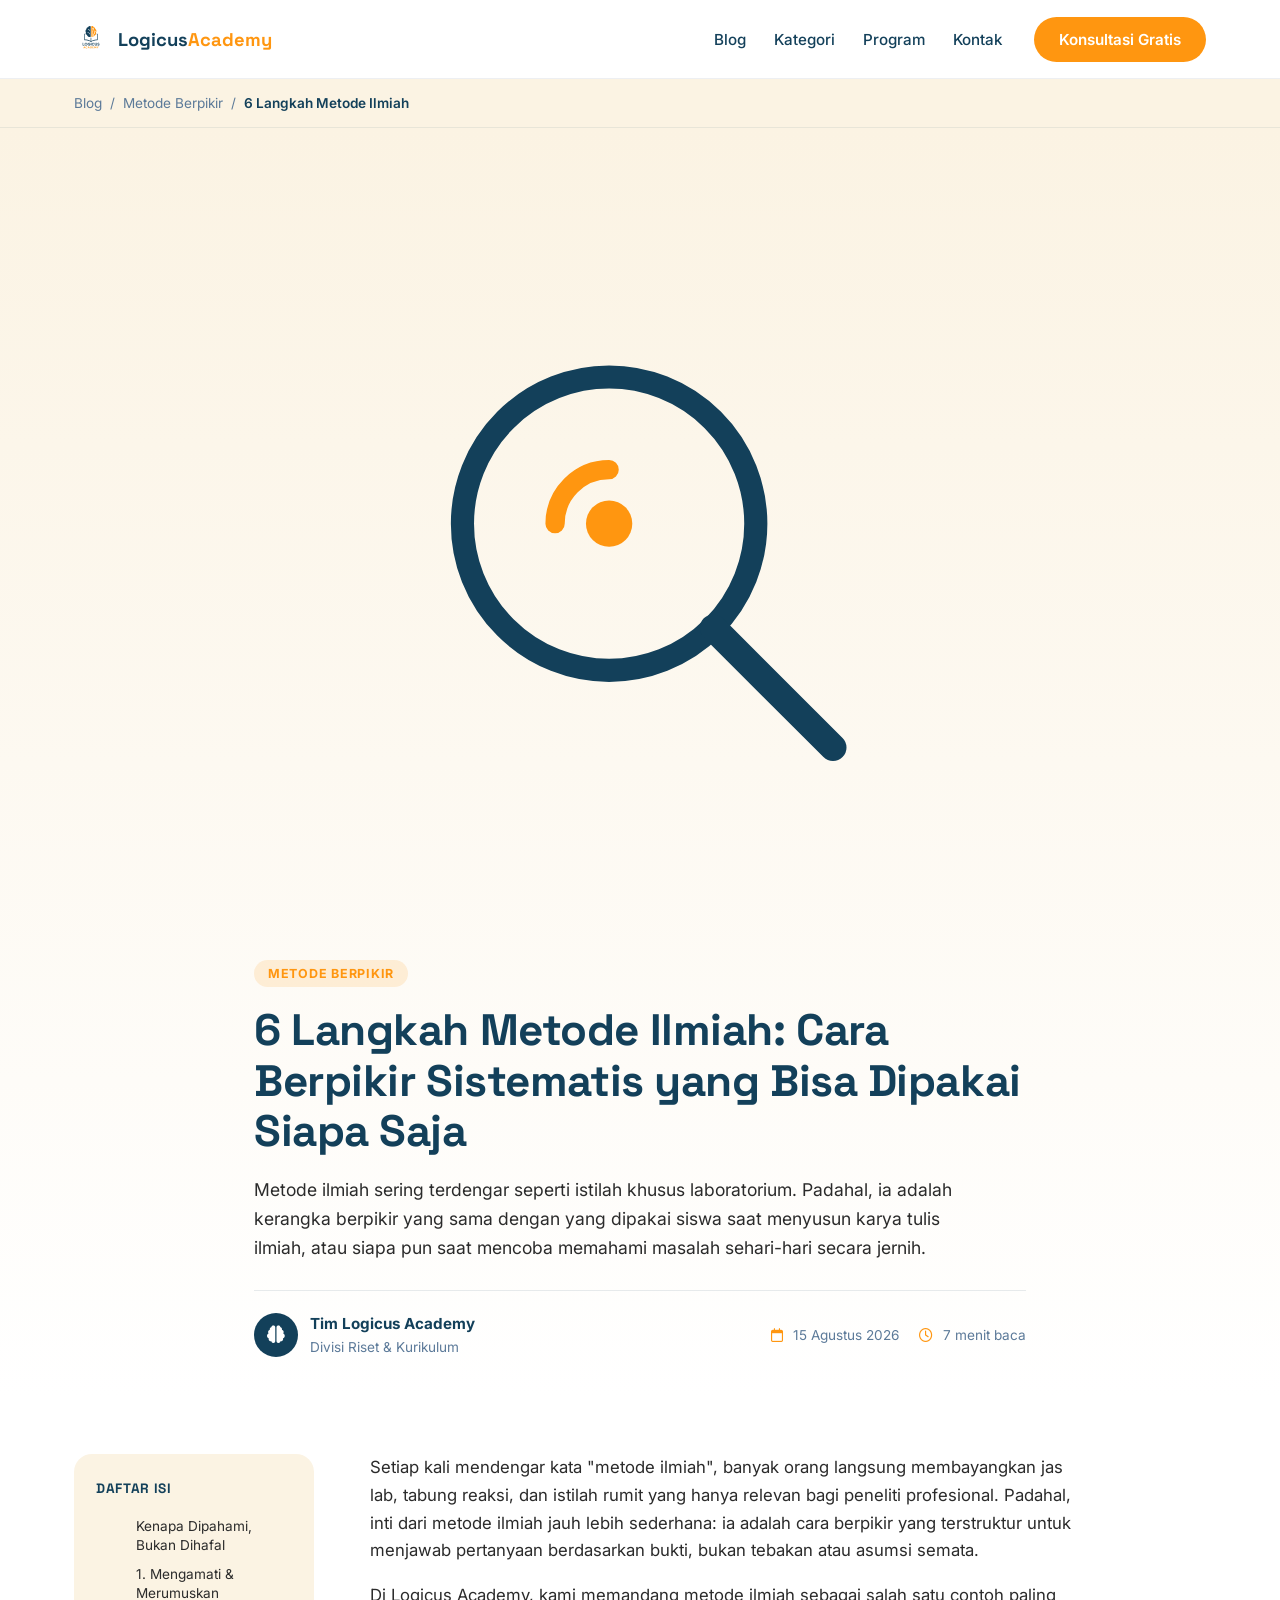
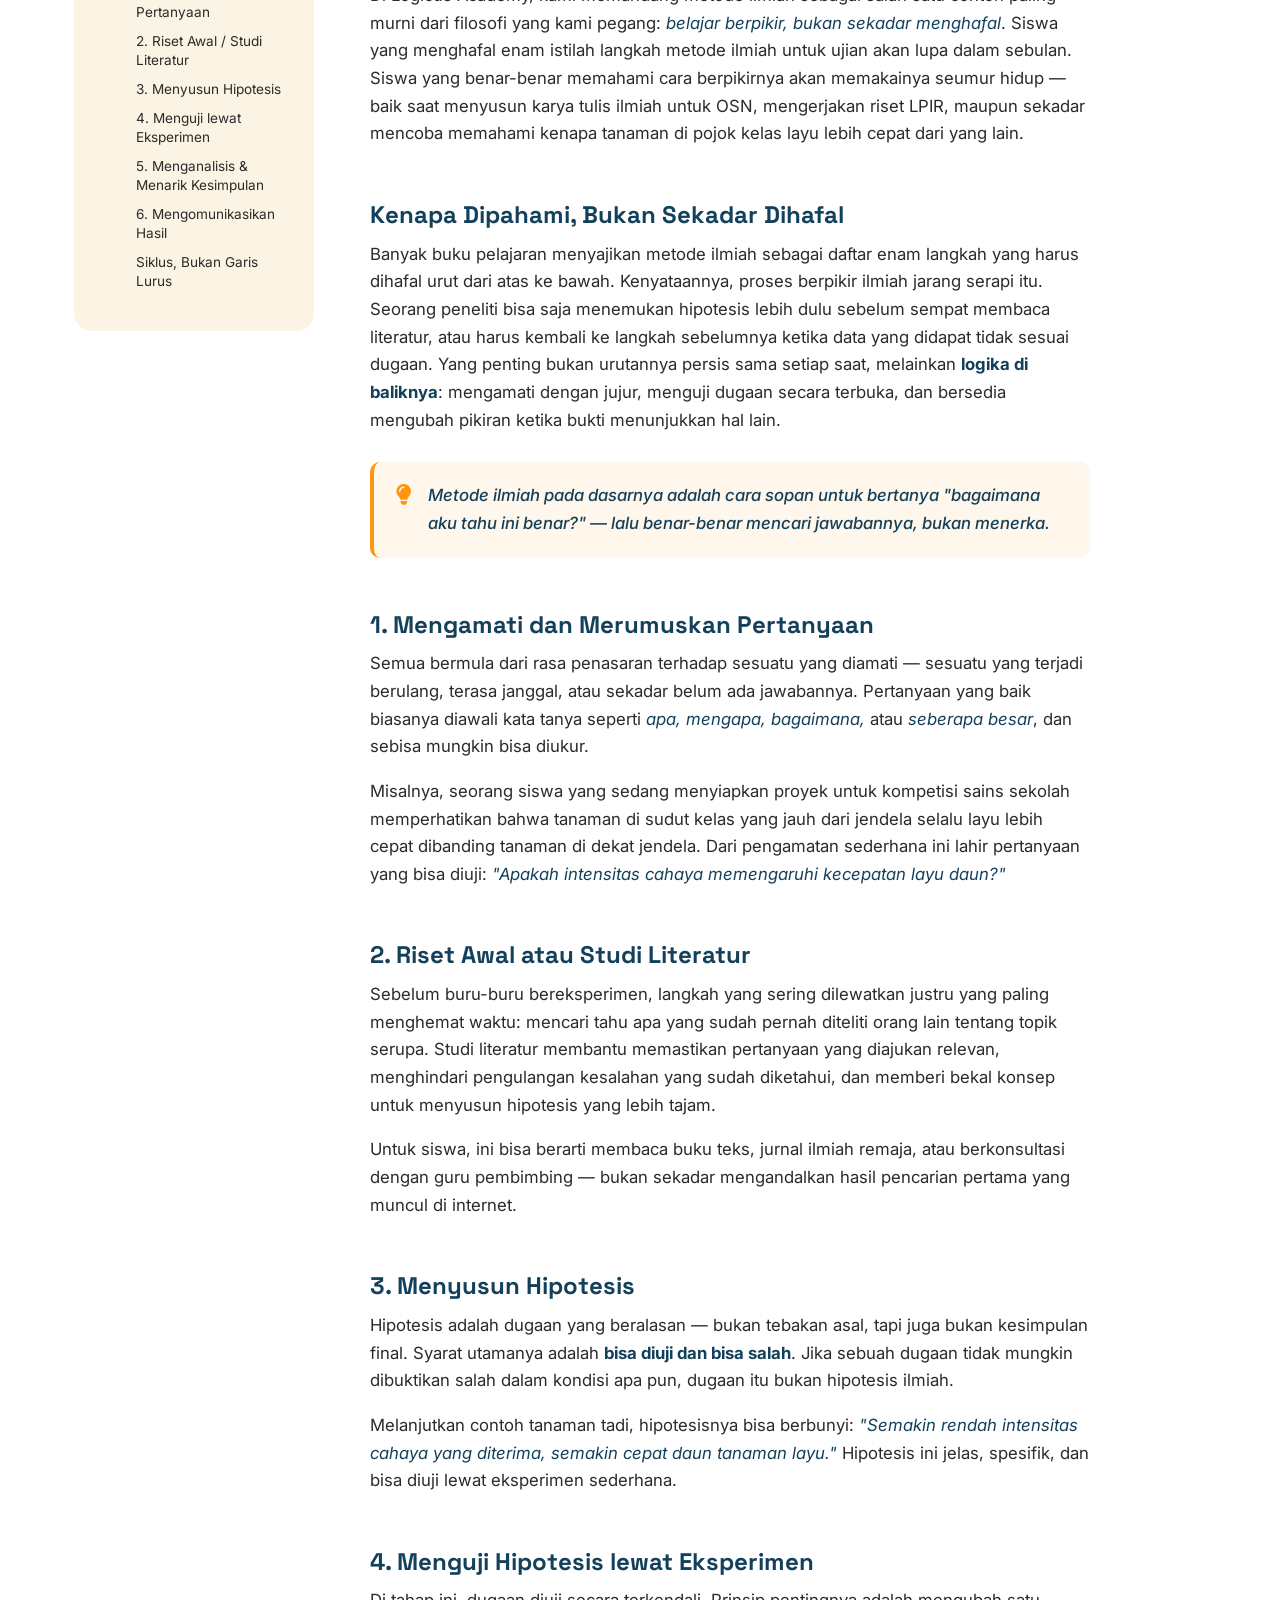
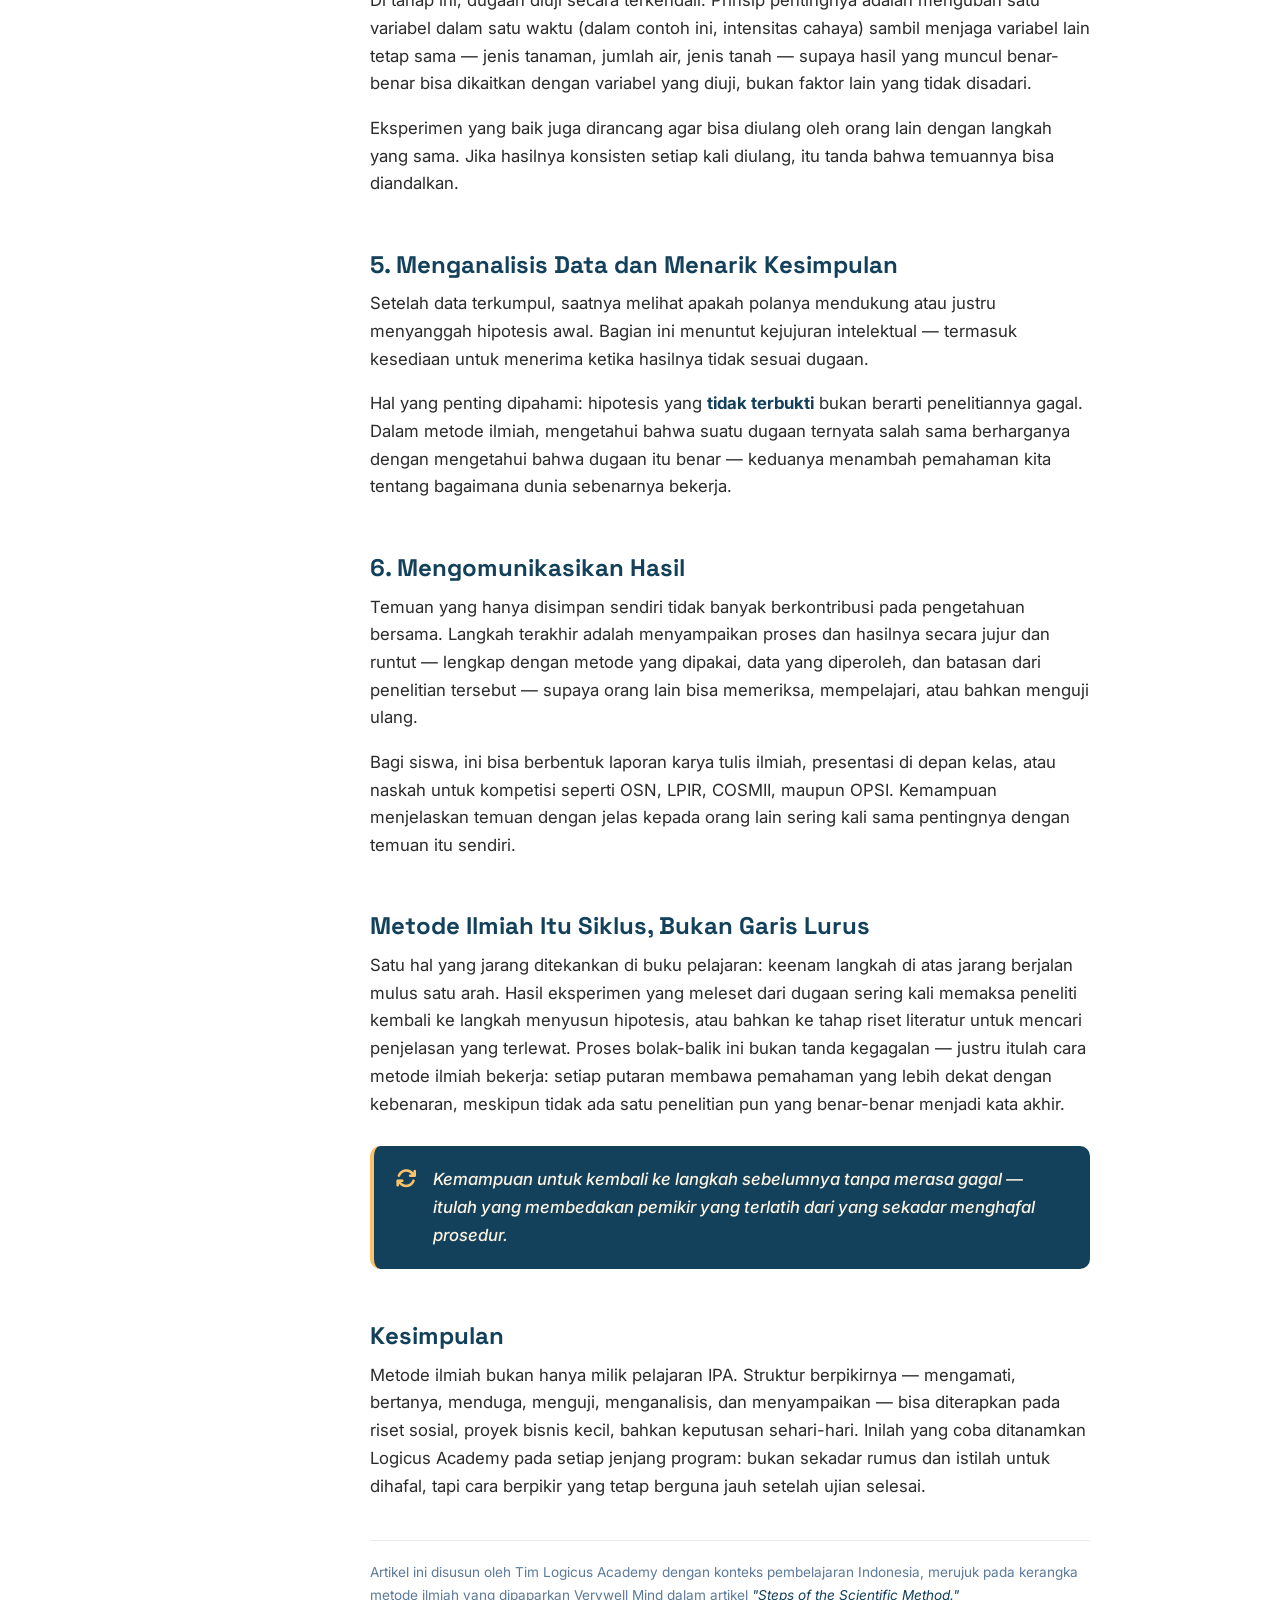
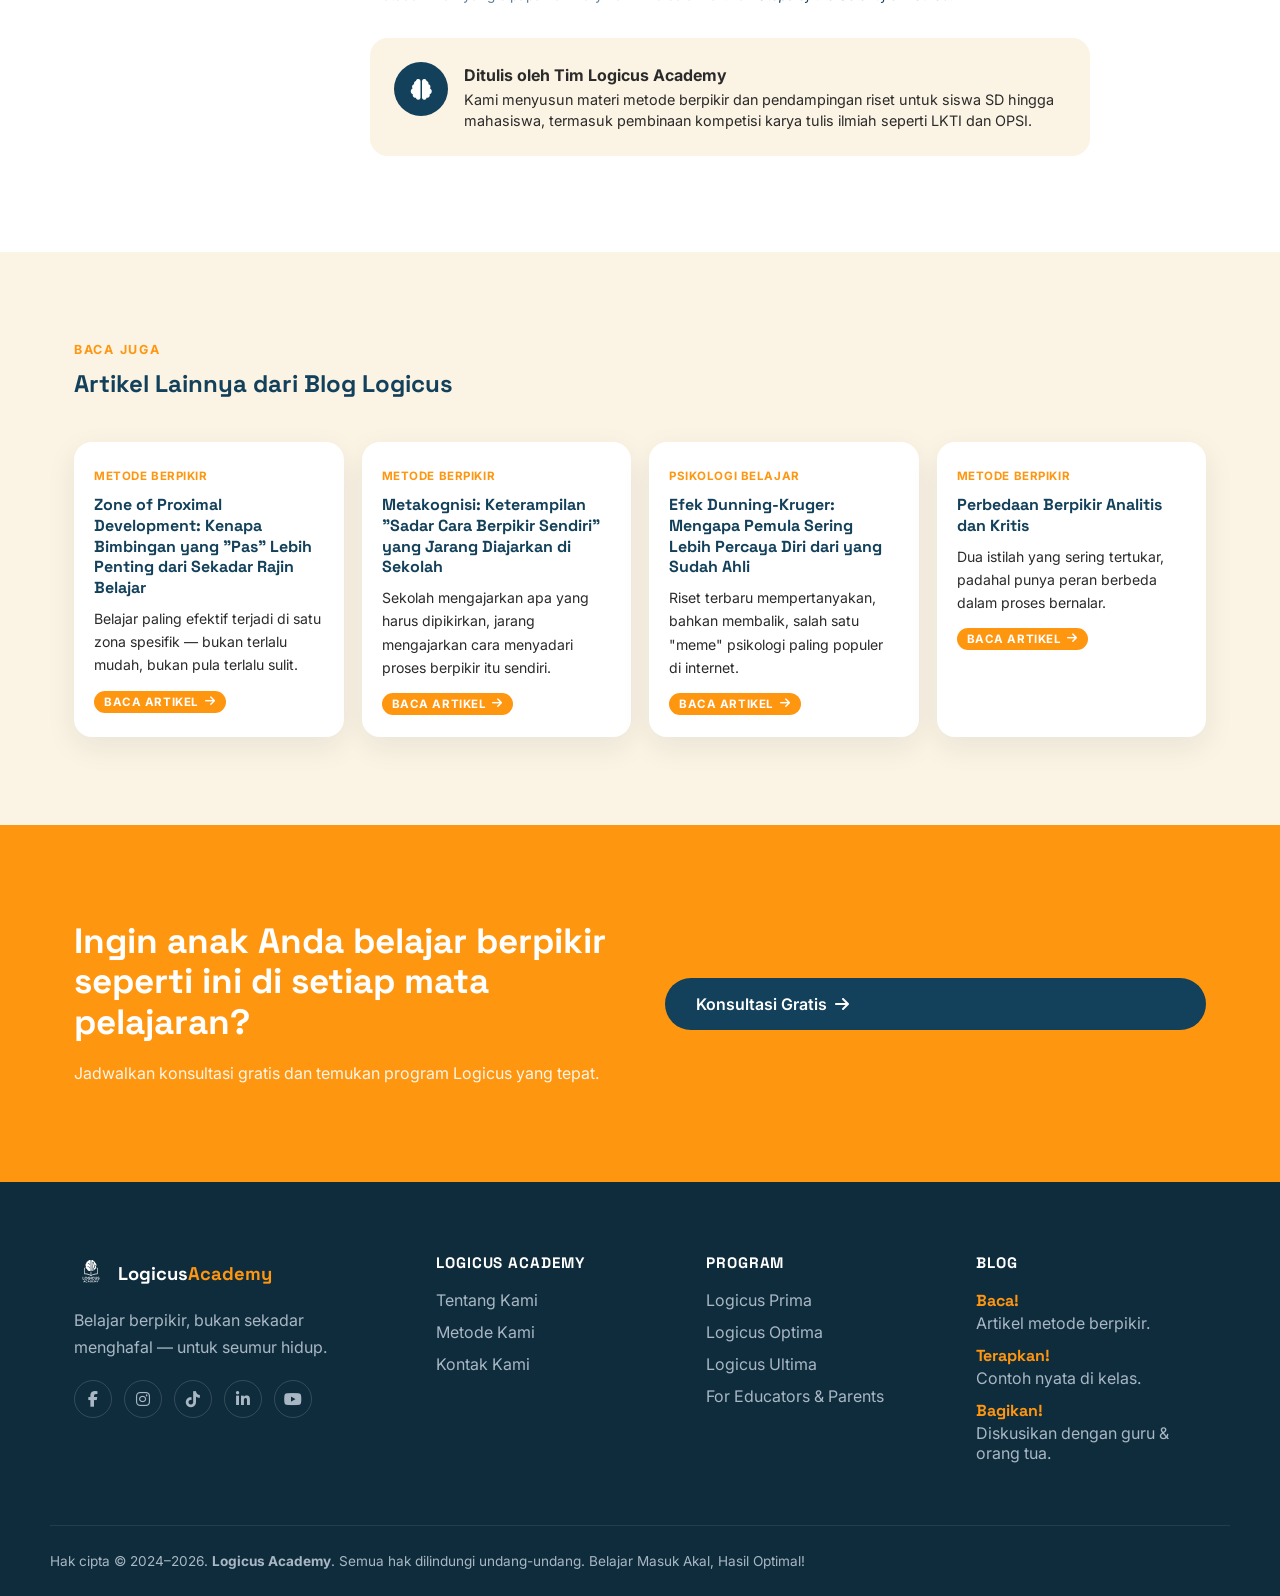
<file: langkah-langkah-metode-ilmiah.html>
<!DOCTYPE html>
<html lang="id">
<head>
    <meta charset="UTF-8">
    <meta name="viewport" content="width=device-width, initial-scale=1.0">
    <title>6 Langkah Metode Ilmiah: Cara Berpikir Sistematis ala Ilmuwan — Blog Logicus Academy</title>
    <meta name="description" content="Metode ilmiah bukan cuma untuk laboratorium. Pelajari 6 langkah berpikir sistematis yang bisa dipakai siapa saja untuk menjawab pertanyaan dan menyelesaikan masalah — dari Blog Logicus Academy.">
    <link rel="preconnect" href="https://fonts.googleapis.com">
    <link rel="preconnect" href="https://fonts.gstatic.com" crossorigin>
    <link href="https://fonts.googleapis.com/css2?family=Space+Grotesk:wght@500;600;700&family=Inter:wght@400;500;600;700&family=Source+Serif+4:opsz,wght@8..60,400;8..60,600&display=swap" rel="stylesheet">
    <link rel="stylesheet" href="https://cdnjs.cloudflare.com/ajax/libs/font-awesome/6.5.1/css/all.min.css">
    <link rel="stylesheet" href="style.css">
    <link rel="stylesheet" href="blog.css">
</head>
<body>

    <a class="skip-link" href="#main">Langsung ke konten</a>

    <!-- Official vectorized logo (traced 1:1 from master file) reused via <use> -->
    <svg style="position:absolute;width:0;height:0;overflow:hidden" aria-hidden="true">
        <symbol id="logicus-logo-full" viewBox="0 0 500 500">
            <path d="M 306.25,336.00 L 306.00,336.25 L 306.00,363.75 L 306.75,365.00 L 306.75,365.75 L 308.00,368.75 L 310.50,371.75 L 313.25,373.75 L 314.00,373.75 L 315.75,374.75 L 317.00,374.75 L 318.25,375.50 L 326.25,375.50 L 327.50,374.75 L 328.50,374.75 L 329.75,374.00 L 332.25,373.25 L 334.25,371.75 L 336.75,368.75 L 337.00,367.25 L 338.25,365.50 L 338.50,362.00 L 338.75,361.75 L 338.75,336.50 L 338.25,336.00 L 331.00,336.00 L 330.75,336.25 L 330.75,362.00 L 328.75,365.75 L 325.50,368.00 L 319.50,368.00 L 318.25,367.00 L 317.25,366.75 L 315.50,365.25 L 314.00,362.00 L 314.00,360.75 L 313.75,360.50 L 313.75,337.50 L 314.00,336.25 L 313.75,336.00 Z M 248.25,336.00 L 248.00,336.25 L 248.00,374.50 L 248.25,374.75 L 255.75,374.75 L 256.25,374.25 L 256.25,336.50 L 255.75,336.00 Z M 127.75,336.00 L 127.25,336.50 L 127.50,337.75 L 127.25,338.50 L 127.25,344.75 L 127.50,345.00 L 127.50,346.25 L 127.25,346.50 L 127.25,374.25 L 127.75,374.75 L 152.75,374.75 L 153.00,374.50 L 153.00,368.25 L 152.50,367.75 L 135.75,367.75 L 135.00,366.75 L 135.00,337.50 L 135.25,336.50 L 134.75,336.00 Z M 356.00,335.00 L 351.00,337.00 L 347.00,341.00 L 346.00,343.25 L 345.50,345.75 L 345.50,347.75 L 345.75,348.00 L 346.00,350.50 L 347.00,352.75 L 350.00,355.75 L 354.75,357.75 L 355.75,357.75 L 358.00,358.50 L 359.50,358.50 L 362.00,359.75 L 363.00,359.75 L 364.25,360.50 L 366.00,362.50 L 366.00,365.50 L 365.50,366.50 L 363.25,368.50 L 362.00,369.00 L 359.00,369.25 L 358.75,369.00 L 356.75,369.00 L 356.25,368.50 L 355.25,368.25 L 353.75,366.75 L 352.25,364.00 L 345.00,364.00 L 344.75,364.25 L 345.00,367.25 L 346.00,368.50 L 347.00,370.75 L 350.75,373.75 L 352.25,374.00 L 353.25,374.75 L 354.50,374.75 L 355.50,375.50 L 363.00,375.50 L 364.25,374.75 L 365.50,374.75 L 366.25,374.00 L 368.00,373.50 L 369.75,372.50 L 371.50,370.75 L 373.75,367.00 L 373.75,365.25 L 374.00,365.00 L 373.75,359.75 L 372.50,357.25 L 369.75,354.75 L 366.75,353.75 L 365.75,353.00 L 364.50,353.00 L 362.75,352.25 L 361.50,352.25 L 358.75,351.00 L 355.25,350.00 L 353.25,347.50 L 353.25,345.00 L 353.75,343.50 L 355.50,341.75 L 356.75,341.00 L 360.50,340.75 L 361.50,341.50 L 363.50,342.25 L 365.75,345.00 L 366.00,346.25 L 366.75,346.75 L 367.50,346.50 L 373.25,346.50 L 373.50,345.25 L 372.75,344.00 L 372.75,343.00 L 372.00,342.00 L 371.50,340.50 L 370.00,338.75 L 367.75,337.00 L 366.50,336.75 L 365.50,336.00 L 364.75,336.00 L 362.50,335.00 Z M 277.25,335.25 L 276.25,336.00 L 275.50,336.00 L 274.25,336.75 L 272.75,337.00 L 270.00,339.00 L 269.50,339.00 L 267.00,341.25 L 266.75,342.00 L 265.00,344.00 L 264.75,345.00 L 263.25,347.50 L 262.25,351.75 L 262.25,358.50 L 263.00,361.00 L 263.00,362.25 L 263.75,363.25 L 265.00,366.25 L 266.75,368.50 L 269.75,371.50 L 272.75,373.50 L 275.25,374.00 L 276.25,374.75 L 277.50,374.75 L 278.50,375.50 L 286.00,375.50 L 287.25,374.75 L 288.75,374.50 L 289.25,374.00 L 291.00,373.75 L 293.25,372.00 L 294.25,371.75 L 297.50,368.50 L 298.00,367.25 L 299.50,365.50 L 300.25,362.50 L 299.00,362.00 L 292.25,362.25 L 290.00,364.75 L 289.50,365.75 L 288.50,366.00 L 285.25,368.00 L 279.25,368.00 L 278.50,367.75 L 276.25,366.25 L 275.25,366.00 L 272.50,363.25 L 271.75,361.25 L 270.75,359.75 L 270.50,357.25 L 270.25,357.00 L 270.25,353.50 L 271.00,349.75 L 272.50,347.25 L 274.75,344.75 L 275.75,344.50 L 278.25,342.75 L 285.25,342.75 L 288.00,344.50 L 289.50,345.00 L 291.75,348.25 L 292.50,348.75 L 299.50,348.75 L 300.00,348.25 L 299.75,346.50 L 297.50,342.25 L 294.00,338.75 L 291.50,337.00 L 290.00,336.75 L 287.25,335.25 L 286.00,335.25 L 285.75,335.00 Z M 216.75,335.25 L 213.75,336.75 L 212.50,337.00 L 210.25,338.75 L 209.25,339.00 L 206.00,342.50 L 205.75,343.25 L 204.25,345.00 L 204.00,346.50 L 203.25,347.25 L 202.00,351.75 L 202.00,359.25 L 202.50,361.50 L 204.00,364.25 L 204.00,365.25 L 206.00,368.25 L 209.50,371.75 L 210.00,371.75 L 212.75,373.75 L 214.50,374.00 L 215.75,374.75 L 217.00,374.75 L 218.25,375.50 L 225.50,375.50 L 227.00,374.75 L 228.50,374.75 L 229.75,374.00 L 232.25,373.50 L 235.25,371.50 L 238.00,368.75 L 240.75,363.50 L 241.25,359.75 L 241.25,354.00 L 240.50,353.50 L 222.50,353.50 L 222.00,354.00 L 222.00,360.25 L 222.25,360.50 L 232.50,360.50 L 233.00,361.00 L 233.00,361.50 L 232.00,362.50 L 231.75,363.50 L 229.00,366.25 L 226.00,368.00 L 218.50,368.00 L 215.75,366.25 L 214.25,365.75 L 212.00,363.00 L 210.75,360.00 L 210.50,358.25 L 210.00,357.75 L 210.00,352.75 L 210.75,351.50 L 210.75,350.75 L 211.50,349.50 L 211.75,348.25 L 215.00,344.75 L 217.50,343.75 L 218.75,342.75 L 225.00,342.75 L 229.25,345.00 L 232.25,348.50 L 240.25,348.50 L 240.75,348.00 L 240.75,347.50 L 239.50,345.75 L 238.75,343.25 L 234.50,338.75 L 233.50,338.25 L 232.25,337.00 L 230.50,336.75 L 229.50,336.00 L 228.50,336.00 L 227.50,335.25 L 226.50,335.00 Z M 171.50,335.25 L 170.50,336.00 L 169.75,336.00 L 167.75,337.00 L 167.00,337.00 L 164.25,339.00 L 163.75,339.00 L 161.00,341.50 L 158.25,345.25 L 158.00,346.25 L 157.25,347.25 L 157.00,349.50 L 156.25,350.75 L 156.25,352.25 L 155.75,353.75 L 155.75,356.25 L 156.25,358.00 L 156.25,359.75 L 157.00,360.75 L 157.25,363.00 L 158.00,364.50 L 158.75,365.25 L 159.25,366.75 L 164.25,371.75 L 165.25,372.00 L 167.75,373.75 L 169.50,374.00 L 173.00,375.50 L 180.25,375.50 L 181.25,374.75 L 182.50,374.75 L 183.50,374.00 L 185.25,373.75 L 187.50,372.50 L 190.50,370.00 L 191.25,369.75 L 192.00,368.50 L 193.75,366.75 L 194.75,364.50 L 195.75,363.25 L 195.75,362.25 L 196.50,360.00 L 196.50,358.75 L 197.00,357.75 L 197.00,354.50 L 196.50,352.75 L 196.50,351.00 L 195.75,348.00 L 193.50,343.75 L 192.00,342.25 L 191.50,341.25 L 189.25,339.25 L 187.00,338.00 L 186.00,337.00 L 184.25,336.75 L 181.50,335.25 L 180.00,335.25 L 179.75,335.00 Z M 173.00,342.75 L 179.75,342.75 L 184.00,345.00 L 186.00,347.00 L 187.00,349.00 L 187.75,349.75 L 188.75,353.75 L 188.75,357.75 L 187.50,361.50 L 186.75,362.25 L 186.50,363.00 L 183.50,366.00 L 183.00,366.00 L 179.25,368.00 L 173.50,368.00 L 172.50,367.25 L 169.50,366.00 L 166.75,363.50 L 166.50,362.75 L 165.25,361.25 L 164.75,360.00 L 164.50,357.75 L 163.75,356.25 L 163.75,354.00 L 164.50,352.50 L 164.50,351.00 L 165.00,349.25 L 168.50,345.00 Z M 152.00,204.50 L 151.50,292.75 L 155.50,296.75 L 176.75,297.75 L 199.25,301.75 L 218.75,307.75 L 232.75,313.75 L 244.25,320.75 L 250.50,321.75 L 254.50,320.75 L 275.00,309.75 L 292.00,303.75 L 323.50,297.75 L 342.25,297.25 L 346.00,295.50 L 347.50,293.25 L 347.50,205.25 L 344.25,200.75 L 333.25,200.75 L 330.50,209.75 L 338.75,210.50 L 338.50,287.25 L 308.00,290.25 L 290.50,294.25 L 273.25,300.00 L 254.75,309.25 L 253.75,308.75 L 253.75,263.00 L 250.25,259.00 L 248.50,259.00 L 245.50,262.00 L 244.75,309.00 L 220.25,298.00 L 200.25,292.25 L 176.25,288.25 L 160.75,287.25 L 160.50,210.50 L 168.75,208.75 L 165.50,200.50 L 155.75,200.50 Z M 236.25,88.75 L 229.50,89.25 L 228.25,90.00 L 222.75,91.00 L 221.00,92.25 L 218.50,93.00 L 211.25,99.00 L 207.25,105.25 L 200.75,107.00 L 199.75,108.00 L 197.00,109.00 L 194.25,110.75 L 190.00,114.75 L 187.25,118.25 L 185.00,122.50 L 183.00,129.00 L 182.50,135.50 L 177.00,140.25 L 173.00,146.25 L 171.00,150.50 L 170.75,153.25 L 169.25,157.75 L 169.25,167.00 L 171.00,173.75 L 175.00,181.00 L 175.00,182.50 L 173.25,186.25 L 172.75,189.00 L 172.50,195.25 L 173.00,199.25 L 175.25,205.50 L 176.00,206.00 L 177.00,208.50 L 181.25,213.75 L 185.50,217.50 L 189.75,219.75 L 191.75,221.75 L 193.00,226.50 L 196.25,232.75 L 203.50,240.75 L 209.00,244.50 L 213.50,246.75 L 215.50,247.00 L 218.50,248.50 L 223.50,249.00 L 228.75,250.50 L 236.50,250.50 L 241.25,248.75 L 244.00,246.00 L 245.50,241.75 L 245.50,98.25 L 244.75,94.00 L 242.75,91.50 L 238.25,89.00 Z M 199.50,179.75 L 200.50,178.75 L 203.25,178.75 L 206.25,181.75 L 209.25,183.50 L 210.25,183.75 L 211.25,184.50 L 213.75,185.00 L 214.75,185.75 L 217.00,186.50 L 219.00,186.75 L 219.75,187.50 L 223.50,189.00 L 224.00,189.75 L 225.25,190.25 L 227.25,191.75 L 229.75,194.25 L 230.00,195.00 L 231.25,196.25 L 231.75,197.50 L 233.00,199.00 L 233.00,199.75 L 233.75,201.25 L 234.25,203.50 L 235.00,204.75 L 235.00,207.75 L 234.00,209.25 L 233.00,210.00 L 231.25,210.25 L 230.50,210.00 L 229.25,208.75 L 228.00,206.00 L 227.50,203.25 L 226.75,201.75 L 224.75,198.75 L 222.50,196.50 L 218.50,194.00 L 217.50,194.00 L 216.00,193.00 L 214.50,192.75 L 212.75,192.00 L 211.75,192.00 L 208.25,190.25 L 207.00,190.00 L 202.25,187.00 L 199.75,184.50 L 198.75,182.75 L 198.75,181.00 Z M 207.25,133.25 L 210.75,133.25 L 211.75,133.75 L 213.50,133.75 L 216.50,135.50 L 217.75,135.75 L 220.25,137.75 L 220.75,137.75 L 225.25,142.25 L 226.00,143.75 L 227.00,144.75 L 227.00,145.25 L 229.00,148.75 L 229.25,150.50 L 230.00,152.50 L 230.00,153.75 L 230.50,155.00 L 230.50,158.50 L 230.00,159.25 L 230.00,160.00 L 229.25,161.00 L 228.25,161.50 L 226.25,161.50 L 224.75,160.25 L 223.75,157.75 L 223.75,154.75 L 223.00,152.00 L 221.75,150.00 L 221.50,148.75 L 219.75,146.75 L 219.50,146.00 L 217.25,143.75 L 215.00,142.00 L 212.25,141.00 L 211.00,140.00 L 207.00,139.25 L 205.75,138.00 L 205.25,137.00 L 205.25,135.75 L 205.75,134.25 Z" fill="#13405A" fill-rule="evenodd"/>
            <path d="M 335.75,389.25 L 335.75,390.00 L 336.75,391.50 L 337.25,393.00 L 338.75,395.00 L 339.00,396.25 L 340.50,398.00 L 341.25,400.00 L 342.50,401.50 L 343.25,403.50 L 345.00,406.00 L 345.00,416.50 L 345.50,417.00 L 350.50,417.00 L 351.00,416.50 L 351.00,406.00 L 351.75,405.00 L 352.75,402.50 L 353.75,401.50 L 354.75,399.75 L 354.75,399.25 L 357.50,395.25 L 358.75,392.50 L 359.75,391.50 L 360.25,389.50 L 360.00,389.25 L 354.50,389.25 L 354.00,389.50 L 353.00,390.75 L 351.75,393.75 L 351.00,394.50 L 351.00,395.00 L 350.25,396.50 L 349.00,398.00 L 348.75,399.00 L 348.25,399.50 L 347.75,399.50 L 347.00,398.75 L 346.50,397.00 L 344.75,394.50 L 344.75,394.00 L 343.75,392.00 L 343.00,391.25 L 342.50,389.75 L 341.75,389.25 Z M 297.75,390.25 L 297.75,416.25 L 298.25,417.00 L 303.50,417.00 L 303.75,416.75 L 303.75,400.00 L 304.25,399.50 L 305.25,400.25 L 306.00,402.00 L 307.25,403.25 L 308.00,405.00 L 312.00,410.75 L 313.50,410.75 L 314.50,410.00 L 315.75,407.50 L 316.75,406.50 L 317.00,405.50 L 318.75,403.25 L 319.75,401.25 L 321.25,400.25 L 321.75,400.75 L 321.75,416.50 L 322.25,417.00 L 327.50,417.00 L 327.75,416.75 L 327.75,389.50 L 327.50,389.25 L 321.25,389.25 L 319.25,392.00 L 318.75,393.25 L 317.75,394.25 L 316.75,396.50 L 315.50,397.75 L 315.00,399.00 L 313.25,401.25 L 312.75,401.25 L 311.75,400.25 L 310.75,398.25 L 309.75,397.25 L 309.50,396.25 L 307.75,394.25 L 307.50,393.25 L 304.50,389.25 L 298.25,389.25 Z M 271.00,389.25 L 270.25,390.50 L 270.25,416.50 L 271.00,417.00 L 288.50,417.00 L 288.75,416.75 L 288.75,412.00 L 288.25,411.50 L 287.25,411.75 L 284.25,411.75 L 284.00,411.50 L 282.75,411.75 L 280.00,411.75 L 279.75,411.50 L 277.25,411.75 L 276.50,410.75 L 276.50,406.75 L 277.25,406.00 L 287.00,406.00 L 287.50,405.50 L 287.50,401.25 L 287.00,400.75 L 278.50,400.75 L 278.25,401.00 L 277.00,400.75 L 276.50,400.25 L 276.50,395.25 L 277.50,394.25 L 278.25,394.50 L 288.25,394.50 L 288.75,394.00 L 288.75,389.50 L 288.50,389.25 Z M 237.75,389.25 L 237.25,389.75 L 237.25,416.50 L 237.75,417.00 L 250.50,417.00 L 250.75,416.75 L 253.50,416.50 L 255.25,415.25 L 257.00,414.75 L 258.50,413.50 L 260.50,411.00 L 260.75,409.75 L 261.75,408.25 L 262.00,406.25 L 262.50,405.00 L 262.50,400.75 L 261.75,398.00 L 261.00,397.00 L 260.75,395.75 L 260.00,394.50 L 258.00,392.25 L 254.50,390.00 L 253.25,390.00 L 250.75,389.25 Z M 244.25,394.50 L 250.00,394.75 L 252.50,395.75 L 254.75,398.00 L 255.00,399.00 L 256.00,400.50 L 256.25,403.25 L 256.00,403.50 L 255.75,406.50 L 255.00,407.25 L 254.75,408.25 L 251.75,411.00 L 250.00,411.50 L 245.75,411.75 L 245.50,411.50 L 244.00,411.50 L 243.25,410.75 L 243.25,395.25 Z M 213.25,389.25 L 212.25,390.50 L 211.75,393.00 L 211.00,394.00 L 211.00,394.75 L 210.00,396.50 L 209.75,398.25 L 209.00,399.25 L 208.00,401.75 L 208.00,403.00 L 206.25,406.25 L 205.75,408.75 L 204.25,411.50 L 203.75,414.00 L 203.25,414.50 L 202.50,416.50 L 203.00,417.00 L 208.50,417.00 L 209.25,416.25 L 209.75,414.00 L 211.25,411.75 L 221.50,411.75 L 222.75,413.50 L 223.50,416.00 L 224.25,417.00 L 229.75,417.00 L 230.25,416.25 L 229.50,415.25 L 229.50,414.25 L 227.75,410.75 L 227.50,409.00 L 225.75,405.25 L 224.75,402.00 L 223.75,400.75 L 223.50,398.75 L 223.00,398.00 L 222.75,396.75 L 221.75,395.25 L 221.00,392.25 L 220.00,390.75 L 219.75,389.75 L 219.25,389.25 Z M 216.25,397.25 L 217.25,398.25 L 218.00,401.50 L 219.75,405.00 L 219.75,405.50 L 219.00,406.25 L 218.25,406.50 L 213.50,406.25 L 213.00,405.75 L 213.00,405.00 L 213.75,403.75 L 214.00,401.75 L 214.50,401.25 L 215.75,397.75 Z M 149.00,389.50 L 148.00,391.00 L 147.75,392.25 L 147.25,393.00 L 147.00,394.75 L 146.00,396.25 L 145.00,399.00 L 145.00,399.75 L 144.00,401.25 L 143.75,403.00 L 143.25,403.50 L 143.25,404.25 L 141.75,407.50 L 141.00,410.25 L 140.00,411.75 L 140.00,412.75 L 138.50,416.00 L 138.50,416.75 L 138.75,417.00 L 144.25,417.00 L 145.50,414.75 L 146.00,412.75 L 147.25,411.75 L 156.75,411.75 L 158.00,412.75 L 158.25,413.75 L 158.75,414.00 L 159.00,415.75 L 159.50,416.75 L 160.00,417.00 L 165.50,417.00 L 165.75,415.75 L 164.75,414.00 L 164.75,412.75 L 163.00,409.75 L 162.75,407.50 L 160.75,403.75 L 160.75,402.50 L 159.75,401.00 L 158.75,398.50 L 158.75,397.50 L 157.75,396.00 L 157.25,394.00 L 156.75,393.25 L 156.75,392.25 L 156.00,391.25 L 155.50,389.75 L 154.75,389.25 L 149.50,389.25 Z M 151.75,397.50 L 152.25,397.50 L 153.00,398.25 L 153.25,400.50 L 155.00,404.00 L 155.25,405.75 L 154.50,406.50 L 153.25,406.25 L 151.00,406.50 L 150.75,406.25 L 149.25,406.25 L 148.75,405.75 L 149.75,402.00 L 150.75,400.50 L 151.00,398.50 Z M 178.00,390.00 L 175.25,391.75 L 173.25,393.75 L 171.75,396.75 L 171.00,397.50 L 170.75,400.25 L 170.50,400.50 L 170.50,406.00 L 171.00,407.50 L 171.00,408.75 L 172.75,411.25 L 173.25,412.50 L 175.25,414.50 L 178.75,416.75 L 182.00,417.00 L 183.75,417.75 L 186.25,417.75 L 188.75,417.00 L 191.00,416.75 L 193.25,415.00 L 194.00,414.75 L 195.75,413.00 L 197.00,410.25 L 197.50,409.75 L 197.50,408.75 L 197.25,408.50 L 196.75,408.75 L 191.25,408.75 L 189.25,411.00 L 188.75,411.00 L 187.00,412.00 L 183.00,412.00 L 181.50,411.50 L 178.75,409.50 L 176.75,406.25 L 176.75,404.50 L 176.50,404.25 L 176.75,400.00 L 178.00,397.75 L 179.75,395.75 L 181.00,395.00 L 182.75,394.75 L 183.50,394.25 L 185.50,394.25 L 188.00,395.00 L 189.25,395.75 L 191.75,398.25 L 197.00,398.25 L 197.50,397.75 L 197.50,397.25 L 196.00,395.00 L 195.75,394.00 L 194.00,392.00 L 191.50,390.00 L 190.75,390.00 L 189.50,389.25 L 188.50,389.25 L 187.25,388.75 L 182.50,388.75 L 181.50,389.25 L 180.00,389.25 L 179.25,389.75 Z M 304.25,163.00 L 301.75,164.25 L 300.00,165.75 L 299.25,168.25 L 299.50,171.50 L 301.00,173.75 L 302.50,174.75 L 307.25,174.75 L 309.25,173.25 L 310.75,171.00 L 310.75,169.50 L 311.00,169.25 L 310.75,167.50 L 310.00,166.75 L 309.50,165.25 L 308.00,164.00 L 306.25,163.25 Z M 278.50,122.00 L 276.75,123.25 L 275.25,126.50 L 275.25,128.50 L 276.00,130.25 L 278.25,132.75 L 279.25,133.25 L 282.75,133.25 L 283.50,133.00 L 285.75,131.25 L 285.75,130.75 L 286.75,129.25 L 286.75,125.50 L 285.75,123.50 L 284.00,122.00 L 283.25,121.75 Z M 262.25,88.75 L 257.75,90.50 L 254.00,95.75 L 254.00,243.00 L 256.75,247.50 L 263.00,250.50 L 264.00,250.00 L 264.00,172.50 L 266.75,165.50 L 275.75,155.00 L 277.75,150.75 L 277.75,140.00 L 273.50,137.75 L 268.75,130.75 L 268.75,124.00 L 274.25,116.50 L 283.00,114.50 L 287.75,116.25 L 291.00,119.25 L 294.00,126.75 L 291.25,135.25 L 284.25,140.50 L 283.75,155.25 L 274.25,167.25 L 271.00,173.75 L 271.00,250.00 L 280.25,248.50 L 282.50,246.75 L 282.50,212.50 L 284.25,207.25 L 289.00,202.00 L 299.25,196.00 L 301.75,192.00 L 301.75,182.00 L 294.25,176.25 L 292.00,169.75 L 294.00,163.00 L 300.75,157.00 L 309.25,157.00 L 315.00,161.25 L 317.00,165.00 L 317.50,170.50 L 314.75,177.75 L 308.75,182.00 L 308.75,193.25 L 307.00,197.75 L 303.25,201.75 L 292.25,208.25 L 290.00,211.25 L 290.25,244.00 L 299.50,236.25 L 304.75,224.50 L 314.50,218.75 L 318.75,214.50 L 322.75,207.75 L 325.25,198.50 L 325.25,189.75 L 323.50,181.75 L 328.75,172.00 L 329.75,161.00 L 326.75,148.25 L 322.50,141.25 L 312.50,132.50 L 311.50,123.50 L 306.75,114.75 L 299.50,109.00 L 291.50,106.50 L 285.50,97.50 L 280.00,93.25 L 269.25,89.00 Z" fill="#FF9610" fill-rule="evenodd"/>
        </symbol>
        <symbol id="logicus-logo-white" viewBox="0 0 500 500">
            <path d="M 306.25,336.00 L 306.00,336.25 L 306.00,363.75 L 306.75,365.00 L 306.75,365.75 L 308.00,368.75 L 310.50,371.75 L 313.25,373.75 L 314.00,373.75 L 315.75,374.75 L 317.00,374.75 L 318.25,375.50 L 326.25,375.50 L 327.50,374.75 L 328.50,374.75 L 329.75,374.00 L 332.25,373.25 L 334.25,371.75 L 336.75,368.75 L 337.00,367.25 L 338.25,365.50 L 338.50,362.00 L 338.75,361.75 L 338.75,336.50 L 338.25,336.00 L 331.00,336.00 L 330.75,336.25 L 330.75,362.00 L 328.75,365.75 L 325.50,368.00 L 319.50,368.00 L 318.25,367.00 L 317.25,366.75 L 315.50,365.25 L 314.00,362.00 L 314.00,360.75 L 313.75,360.50 L 313.75,337.50 L 314.00,336.25 L 313.75,336.00 Z M 248.25,336.00 L 248.00,336.25 L 248.00,374.50 L 248.25,374.75 L 255.75,374.75 L 256.25,374.25 L 256.25,336.50 L 255.75,336.00 Z M 127.75,336.00 L 127.25,336.50 L 127.50,337.75 L 127.25,338.50 L 127.25,344.75 L 127.50,345.00 L 127.50,346.25 L 127.25,346.50 L 127.25,374.25 L 127.75,374.75 L 152.75,374.75 L 153.00,374.50 L 153.00,368.25 L 152.50,367.75 L 135.75,367.75 L 135.00,366.75 L 135.00,337.50 L 135.25,336.50 L 134.75,336.00 Z M 356.00,335.00 L 351.00,337.00 L 347.00,341.00 L 346.00,343.25 L 345.50,345.75 L 345.50,347.75 L 345.75,348.00 L 346.00,350.50 L 347.00,352.75 L 350.00,355.75 L 354.75,357.75 L 355.75,357.75 L 358.00,358.50 L 359.50,358.50 L 362.00,359.75 L 363.00,359.75 L 364.25,360.50 L 366.00,362.50 L 366.00,365.50 L 365.50,366.50 L 363.25,368.50 L 362.00,369.00 L 359.00,369.25 L 358.75,369.00 L 356.75,369.00 L 356.25,368.50 L 355.25,368.25 L 353.75,366.75 L 352.25,364.00 L 345.00,364.00 L 344.75,364.25 L 345.00,367.25 L 346.00,368.50 L 347.00,370.75 L 350.75,373.75 L 352.25,374.00 L 353.25,374.75 L 354.50,374.75 L 355.50,375.50 L 363.00,375.50 L 364.25,374.75 L 365.50,374.75 L 366.25,374.00 L 368.00,373.50 L 369.75,372.50 L 371.50,370.75 L 373.75,367.00 L 373.75,365.25 L 374.00,365.00 L 373.75,359.75 L 372.50,357.25 L 369.75,354.75 L 366.75,353.75 L 365.75,353.00 L 364.50,353.00 L 362.75,352.25 L 361.50,352.25 L 358.75,351.00 L 355.25,350.00 L 353.25,347.50 L 353.25,345.00 L 353.75,343.50 L 355.50,341.75 L 356.75,341.00 L 360.50,340.75 L 361.50,341.50 L 363.50,342.25 L 365.75,345.00 L 366.00,346.25 L 366.75,346.75 L 367.50,346.50 L 373.25,346.50 L 373.50,345.25 L 372.75,344.00 L 372.75,343.00 L 372.00,342.00 L 371.50,340.50 L 370.00,338.75 L 367.75,337.00 L 366.50,336.75 L 365.50,336.00 L 364.75,336.00 L 362.50,335.00 Z M 277.25,335.25 L 276.25,336.00 L 275.50,336.00 L 274.25,336.75 L 272.75,337.00 L 270.00,339.00 L 269.50,339.00 L 267.00,341.25 L 266.75,342.00 L 265.00,344.00 L 264.75,345.00 L 263.25,347.50 L 262.25,351.75 L 262.25,358.50 L 263.00,361.00 L 263.00,362.25 L 263.75,363.25 L 265.00,366.25 L 266.75,368.50 L 269.75,371.50 L 272.75,373.50 L 275.25,374.00 L 276.25,374.75 L 277.50,374.75 L 278.50,375.50 L 286.00,375.50 L 287.25,374.75 L 288.75,374.50 L 289.25,374.00 L 291.00,373.75 L 293.25,372.00 L 294.25,371.75 L 297.50,368.50 L 298.00,367.25 L 299.50,365.50 L 300.25,362.50 L 299.00,362.00 L 292.25,362.25 L 290.00,364.75 L 289.50,365.75 L 288.50,366.00 L 285.25,368.00 L 279.25,368.00 L 278.50,367.75 L 276.25,366.25 L 275.25,366.00 L 272.50,363.25 L 271.75,361.25 L 270.75,359.75 L 270.50,357.25 L 270.25,357.00 L 270.25,353.50 L 271.00,349.75 L 272.50,347.25 L 274.75,344.75 L 275.75,344.50 L 278.25,342.75 L 285.25,342.75 L 288.00,344.50 L 289.50,345.00 L 291.75,348.25 L 292.50,348.75 L 299.50,348.75 L 300.00,348.25 L 299.75,346.50 L 297.50,342.25 L 294.00,338.75 L 291.50,337.00 L 290.00,336.75 L 287.25,335.25 L 286.00,335.25 L 285.75,335.00 Z M 216.75,335.25 L 213.75,336.75 L 212.50,337.00 L 210.25,338.75 L 209.25,339.00 L 206.00,342.50 L 205.75,343.25 L 204.25,345.00 L 204.00,346.50 L 203.25,347.25 L 202.00,351.75 L 202.00,359.25 L 202.50,361.50 L 204.00,364.25 L 204.00,365.25 L 206.00,368.25 L 209.50,371.75 L 210.00,371.75 L 212.75,373.75 L 214.50,374.00 L 215.75,374.75 L 217.00,374.75 L 218.25,375.50 L 225.50,375.50 L 227.00,374.75 L 228.50,374.75 L 229.75,374.00 L 232.25,373.50 L 235.25,371.50 L 238.00,368.75 L 240.75,363.50 L 241.25,359.75 L 241.25,354.00 L 240.50,353.50 L 222.50,353.50 L 222.00,354.00 L 222.00,360.25 L 222.25,360.50 L 232.50,360.50 L 233.00,361.00 L 233.00,361.50 L 232.00,362.50 L 231.75,363.50 L 229.00,366.25 L 226.00,368.00 L 218.50,368.00 L 215.75,366.25 L 214.25,365.75 L 212.00,363.00 L 210.75,360.00 L 210.50,358.25 L 210.00,357.75 L 210.00,352.75 L 210.75,351.50 L 210.75,350.75 L 211.50,349.50 L 211.75,348.25 L 215.00,344.75 L 217.50,343.75 L 218.75,342.75 L 225.00,342.75 L 229.25,345.00 L 232.25,348.50 L 240.25,348.50 L 240.75,348.00 L 240.75,347.50 L 239.50,345.75 L 238.75,343.25 L 234.50,338.75 L 233.50,338.25 L 232.25,337.00 L 230.50,336.75 L 229.50,336.00 L 228.50,336.00 L 227.50,335.25 L 226.50,335.00 Z M 171.50,335.25 L 170.50,336.00 L 169.75,336.00 L 167.75,337.00 L 167.00,337.00 L 164.25,339.00 L 163.75,339.00 L 161.00,341.50 L 158.25,345.25 L 158.00,346.25 L 157.25,347.25 L 157.00,349.50 L 156.25,350.75 L 156.25,352.25 L 155.75,353.75 L 155.75,356.25 L 156.25,358.00 L 156.25,359.75 L 157.00,360.75 L 157.25,363.00 L 158.00,364.50 L 158.75,365.25 L 159.25,366.75 L 164.25,371.75 L 165.25,372.00 L 167.75,373.75 L 169.50,374.00 L 173.00,375.50 L 180.25,375.50 L 181.25,374.75 L 182.50,374.75 L 183.50,374.00 L 185.25,373.75 L 187.50,372.50 L 190.50,370.00 L 191.25,369.75 L 192.00,368.50 L 193.75,366.75 L 194.75,364.50 L 195.75,363.25 L 195.75,362.25 L 196.50,360.00 L 196.50,358.75 L 197.00,357.75 L 197.00,354.50 L 196.50,352.75 L 196.50,351.00 L 195.75,348.00 L 193.50,343.75 L 192.00,342.25 L 191.50,341.25 L 189.25,339.25 L 187.00,338.00 L 186.00,337.00 L 184.25,336.75 L 181.50,335.25 L 180.00,335.25 L 179.75,335.00 Z M 173.00,342.75 L 179.75,342.75 L 184.00,345.00 L 186.00,347.00 L 187.00,349.00 L 187.75,349.75 L 188.75,353.75 L 188.75,357.75 L 187.50,361.50 L 186.75,362.25 L 186.50,363.00 L 183.50,366.00 L 183.00,366.00 L 179.25,368.00 L 173.50,368.00 L 172.50,367.25 L 169.50,366.00 L 166.75,363.50 L 166.50,362.75 L 165.25,361.25 L 164.75,360.00 L 164.50,357.75 L 163.75,356.25 L 163.75,354.00 L 164.50,352.50 L 164.50,351.00 L 165.00,349.25 L 168.50,345.00 Z M 152.00,204.50 L 151.50,292.75 L 155.50,296.75 L 176.75,297.75 L 199.25,301.75 L 218.75,307.75 L 232.75,313.75 L 244.25,320.75 L 250.50,321.75 L 254.50,320.75 L 275.00,309.75 L 292.00,303.75 L 323.50,297.75 L 342.25,297.25 L 346.00,295.50 L 347.50,293.25 L 347.50,205.25 L 344.25,200.75 L 333.25,200.75 L 330.50,209.75 L 338.75,210.50 L 338.50,287.25 L 308.00,290.25 L 290.50,294.25 L 273.25,300.00 L 254.75,309.25 L 253.75,308.75 L 253.75,263.00 L 250.25,259.00 L 248.50,259.00 L 245.50,262.00 L 244.75,309.00 L 220.25,298.00 L 200.25,292.25 L 176.25,288.25 L 160.75,287.25 L 160.50,210.50 L 168.75,208.75 L 165.50,200.50 L 155.75,200.50 Z M 236.25,88.75 L 229.50,89.25 L 228.25,90.00 L 222.75,91.00 L 221.00,92.25 L 218.50,93.00 L 211.25,99.00 L 207.25,105.25 L 200.75,107.00 L 199.75,108.00 L 197.00,109.00 L 194.25,110.75 L 190.00,114.75 L 187.25,118.25 L 185.00,122.50 L 183.00,129.00 L 182.50,135.50 L 177.00,140.25 L 173.00,146.25 L 171.00,150.50 L 170.75,153.25 L 169.25,157.75 L 169.25,167.00 L 171.00,173.75 L 175.00,181.00 L 175.00,182.50 L 173.25,186.25 L 172.75,189.00 L 172.50,195.25 L 173.00,199.25 L 175.25,205.50 L 176.00,206.00 L 177.00,208.50 L 181.25,213.75 L 185.50,217.50 L 189.75,219.75 L 191.75,221.75 L 193.00,226.50 L 196.25,232.75 L 203.50,240.75 L 209.00,244.50 L 213.50,246.75 L 215.50,247.00 L 218.50,248.50 L 223.50,249.00 L 228.75,250.50 L 236.50,250.50 L 241.25,248.75 L 244.00,246.00 L 245.50,241.75 L 245.50,98.25 L 244.75,94.00 L 242.75,91.50 L 238.25,89.00 Z M 199.50,179.75 L 200.50,178.75 L 203.25,178.75 L 206.25,181.75 L 209.25,183.50 L 210.25,183.75 L 211.25,184.50 L 213.75,185.00 L 214.75,185.75 L 217.00,186.50 L 219.00,186.75 L 219.75,187.50 L 223.50,189.00 L 224.00,189.75 L 225.25,190.25 L 227.25,191.75 L 229.75,194.25 L 230.00,195.00 L 231.25,196.25 L 231.75,197.50 L 233.00,199.00 L 233.00,199.75 L 233.75,201.25 L 234.25,203.50 L 235.00,204.75 L 235.00,207.75 L 234.00,209.25 L 233.00,210.00 L 231.25,210.25 L 230.50,210.00 L 229.25,208.75 L 228.00,206.00 L 227.50,203.25 L 226.75,201.75 L 224.75,198.75 L 222.50,196.50 L 218.50,194.00 L 217.50,194.00 L 216.00,193.00 L 214.50,192.75 L 212.75,192.00 L 211.75,192.00 L 208.25,190.25 L 207.00,190.00 L 202.25,187.00 L 199.75,184.50 L 198.75,182.75 L 198.75,181.00 Z M 207.25,133.25 L 210.75,133.25 L 211.75,133.75 L 213.50,133.75 L 216.50,135.50 L 217.75,135.75 L 220.25,137.75 L 220.75,137.75 L 225.25,142.25 L 226.00,143.75 L 227.00,144.75 L 227.00,145.25 L 229.00,148.75 L 229.25,150.50 L 230.00,152.50 L 230.00,153.75 L 230.50,155.00 L 230.50,158.50 L 230.00,159.25 L 230.00,160.00 L 229.25,161.00 L 228.25,161.50 L 226.25,161.50 L 224.75,160.25 L 223.75,157.75 L 223.75,154.75 L 223.00,152.00 L 221.75,150.00 L 221.50,148.75 L 219.75,146.75 L 219.50,146.00 L 217.25,143.75 L 215.00,142.00 L 212.25,141.00 L 211.00,140.00 L 207.00,139.25 L 205.75,138.00 L 205.25,137.00 L 205.25,135.75 L 205.75,134.25 Z" fill="#FFFFFF" fill-rule="evenodd"/>
            <path d="M 335.75,389.25 L 335.75,390.00 L 336.75,391.50 L 337.25,393.00 L 338.75,395.00 L 339.00,396.25 L 340.50,398.00 L 341.25,400.00 L 342.50,401.50 L 343.25,403.50 L 345.00,406.00 L 345.00,416.50 L 345.50,417.00 L 350.50,417.00 L 351.00,416.50 L 351.00,406.00 L 351.75,405.00 L 352.75,402.50 L 353.75,401.50 L 354.75,399.75 L 354.75,399.25 L 357.50,395.25 L 358.75,392.50 L 359.75,391.50 L 360.25,389.50 L 360.00,389.25 L 354.50,389.25 L 354.00,389.50 L 353.00,390.75 L 351.75,393.75 L 351.00,394.50 L 351.00,395.00 L 350.25,396.50 L 349.00,398.00 L 348.75,399.00 L 348.25,399.50 L 347.75,399.50 L 347.00,398.75 L 346.50,397.00 L 344.75,394.50 L 344.75,394.00 L 343.75,392.00 L 343.00,391.25 L 342.50,389.75 L 341.75,389.25 Z M 297.75,390.25 L 297.75,416.25 L 298.25,417.00 L 303.50,417.00 L 303.75,416.75 L 303.75,400.00 L 304.25,399.50 L 305.25,400.25 L 306.00,402.00 L 307.25,403.25 L 308.00,405.00 L 312.00,410.75 L 313.50,410.75 L 314.50,410.00 L 315.75,407.50 L 316.75,406.50 L 317.00,405.50 L 318.75,403.25 L 319.75,401.25 L 321.25,400.25 L 321.75,400.75 L 321.75,416.50 L 322.25,417.00 L 327.50,417.00 L 327.75,416.75 L 327.75,389.50 L 327.50,389.25 L 321.25,389.25 L 319.25,392.00 L 318.75,393.25 L 317.75,394.25 L 316.75,396.50 L 315.50,397.75 L 315.00,399.00 L 313.25,401.25 L 312.75,401.25 L 311.75,400.25 L 310.75,398.25 L 309.75,397.25 L 309.50,396.25 L 307.75,394.25 L 307.50,393.25 L 304.50,389.25 L 298.25,389.25 Z M 271.00,389.25 L 270.25,390.50 L 270.25,416.50 L 271.00,417.00 L 288.50,417.00 L 288.75,416.75 L 288.75,412.00 L 288.25,411.50 L 287.25,411.75 L 284.25,411.75 L 284.00,411.50 L 282.75,411.75 L 280.00,411.75 L 279.75,411.50 L 277.25,411.75 L 276.50,410.75 L 276.50,406.75 L 277.25,406.00 L 287.00,406.00 L 287.50,405.50 L 287.50,401.25 L 287.00,400.75 L 278.50,400.75 L 278.25,401.00 L 277.00,400.75 L 276.50,400.25 L 276.50,395.25 L 277.50,394.25 L 278.25,394.50 L 288.25,394.50 L 288.75,394.00 L 288.75,389.50 L 288.50,389.25 Z M 237.75,389.25 L 237.25,389.75 L 237.25,416.50 L 237.75,417.00 L 250.50,417.00 L 250.75,416.75 L 253.50,416.50 L 255.25,415.25 L 257.00,414.75 L 258.50,413.50 L 260.50,411.00 L 260.75,409.75 L 261.75,408.25 L 262.00,406.25 L 262.50,405.00 L 262.50,400.75 L 261.75,398.00 L 261.00,397.00 L 260.75,395.75 L 260.00,394.50 L 258.00,392.25 L 254.50,390.00 L 253.25,390.00 L 250.75,389.25 Z M 244.25,394.50 L 250.00,394.75 L 252.50,395.75 L 254.75,398.00 L 255.00,399.00 L 256.00,400.50 L 256.25,403.25 L 256.00,403.50 L 255.75,406.50 L 255.00,407.25 L 254.75,408.25 L 251.75,411.00 L 250.00,411.50 L 245.75,411.75 L 245.50,411.50 L 244.00,411.50 L 243.25,410.75 L 243.25,395.25 Z M 213.25,389.25 L 212.25,390.50 L 211.75,393.00 L 211.00,394.00 L 211.00,394.75 L 210.00,396.50 L 209.75,398.25 L 209.00,399.25 L 208.00,401.75 L 208.00,403.00 L 206.25,406.25 L 205.75,408.75 L 204.25,411.50 L 203.75,414.00 L 203.25,414.50 L 202.50,416.50 L 203.00,417.00 L 208.50,417.00 L 209.25,416.25 L 209.75,414.00 L 211.25,411.75 L 221.50,411.75 L 222.75,413.50 L 223.50,416.00 L 224.25,417.00 L 229.75,417.00 L 230.25,416.25 L 229.50,415.25 L 229.50,414.25 L 227.75,410.75 L 227.50,409.00 L 225.75,405.25 L 224.75,402.00 L 223.75,400.75 L 223.50,398.75 L 223.00,398.00 L 222.75,396.75 L 221.75,395.25 L 221.00,392.25 L 220.00,390.75 L 219.75,389.75 L 219.25,389.25 Z M 216.25,397.25 L 217.25,398.25 L 218.00,401.50 L 219.75,405.00 L 219.75,405.50 L 219.00,406.25 L 218.25,406.50 L 213.50,406.25 L 213.00,405.75 L 213.00,405.00 L 213.75,403.75 L 214.00,401.75 L 214.50,401.25 L 215.75,397.75 Z M 149.00,389.50 L 148.00,391.00 L 147.75,392.25 L 147.25,393.00 L 147.00,394.75 L 146.00,396.25 L 145.00,399.00 L 145.00,399.75 L 144.00,401.25 L 143.75,403.00 L 143.25,403.50 L 143.25,404.25 L 141.75,407.50 L 141.00,410.25 L 140.00,411.75 L 140.00,412.75 L 138.50,416.00 L 138.50,416.75 L 138.75,417.00 L 144.25,417.00 L 145.50,414.75 L 146.00,412.75 L 147.25,411.75 L 156.75,411.75 L 158.00,412.75 L 158.25,413.75 L 158.75,414.00 L 159.00,415.75 L 159.50,416.75 L 160.00,417.00 L 165.50,417.00 L 165.75,415.75 L 164.75,414.00 L 164.75,412.75 L 163.00,409.75 L 162.75,407.50 L 160.75,403.75 L 160.75,402.50 L 159.75,401.00 L 158.75,398.50 L 158.75,397.50 L 157.75,396.00 L 157.25,394.00 L 156.75,393.25 L 156.75,392.25 L 156.00,391.25 L 155.50,389.75 L 154.75,389.25 L 149.50,389.25 Z M 151.75,397.50 L 152.25,397.50 L 153.00,398.25 L 153.25,400.50 L 155.00,404.00 L 155.25,405.75 L 154.50,406.50 L 153.25,406.25 L 151.00,406.50 L 150.75,406.25 L 149.25,406.25 L 148.75,405.75 L 149.75,402.00 L 150.75,400.50 L 151.00,398.50 Z M 178.00,390.00 L 175.25,391.75 L 173.25,393.75 L 171.75,396.75 L 171.00,397.50 L 170.75,400.25 L 170.50,400.50 L 170.50,406.00 L 171.00,407.50 L 171.00,408.75 L 172.75,411.25 L 173.25,412.50 L 175.25,414.50 L 178.75,416.75 L 182.00,417.00 L 183.75,417.75 L 186.25,417.75 L 188.75,417.00 L 191.00,416.75 L 193.25,415.00 L 194.00,414.75 L 195.75,413.00 L 197.00,410.25 L 197.50,409.75 L 197.50,408.75 L 197.25,408.50 L 196.75,408.75 L 191.25,408.75 L 189.25,411.00 L 188.75,411.00 L 187.00,412.00 L 183.00,412.00 L 181.50,411.50 L 178.75,409.50 L 176.75,406.25 L 176.75,404.50 L 176.50,404.25 L 176.75,400.00 L 178.00,397.75 L 179.75,395.75 L 181.00,395.00 L 182.75,394.75 L 183.50,394.25 L 185.50,394.25 L 188.00,395.00 L 189.25,395.75 L 191.75,398.25 L 197.00,398.25 L 197.50,397.75 L 197.50,397.25 L 196.00,395.00 L 195.75,394.00 L 194.00,392.00 L 191.50,390.00 L 190.75,390.00 L 189.50,389.25 L 188.50,389.25 L 187.25,388.75 L 182.50,388.75 L 181.50,389.25 L 180.00,389.25 L 179.25,389.75 Z M 304.25,163.00 L 301.75,164.25 L 300.00,165.75 L 299.25,168.25 L 299.50,171.50 L 301.00,173.75 L 302.50,174.75 L 307.25,174.75 L 309.25,173.25 L 310.75,171.00 L 310.75,169.50 L 311.00,169.25 L 310.75,167.50 L 310.00,166.75 L 309.50,165.25 L 308.00,164.00 L 306.25,163.25 Z M 278.50,122.00 L 276.75,123.25 L 275.25,126.50 L 275.25,128.50 L 276.00,130.25 L 278.25,132.75 L 279.25,133.25 L 282.75,133.25 L 283.50,133.00 L 285.75,131.25 L 285.75,130.75 L 286.75,129.25 L 286.75,125.50 L 285.75,123.50 L 284.00,122.00 L 283.25,121.75 Z M 262.25,88.75 L 257.75,90.50 L 254.00,95.75 L 254.00,243.00 L 256.75,247.50 L 263.00,250.50 L 264.00,250.00 L 264.00,172.50 L 266.75,165.50 L 275.75,155.00 L 277.75,150.75 L 277.75,140.00 L 273.50,137.75 L 268.75,130.75 L 268.75,124.00 L 274.25,116.50 L 283.00,114.50 L 287.75,116.25 L 291.00,119.25 L 294.00,126.75 L 291.25,135.25 L 284.25,140.50 L 283.75,155.25 L 274.25,167.25 L 271.00,173.75 L 271.00,250.00 L 280.25,248.50 L 282.50,246.75 L 282.50,212.50 L 284.25,207.25 L 289.00,202.00 L 299.25,196.00 L 301.75,192.00 L 301.75,182.00 L 294.25,176.25 L 292.00,169.75 L 294.00,163.00 L 300.75,157.00 L 309.25,157.00 L 315.00,161.25 L 317.00,165.00 L 317.50,170.50 L 314.75,177.75 L 308.75,182.00 L 308.75,193.25 L 307.00,197.75 L 303.25,201.75 L 292.25,208.25 L 290.00,211.25 L 290.25,244.00 L 299.50,236.25 L 304.75,224.50 L 314.50,218.75 L 318.75,214.50 L 322.75,207.75 L 325.25,198.50 L 325.25,189.75 L 323.50,181.75 L 328.75,172.00 L 329.75,161.00 L 326.75,148.25 L 322.50,141.25 L 312.50,132.50 L 311.50,123.50 L 306.75,114.75 L 299.50,109.00 L 291.50,106.50 L 285.50,97.50 L 280.00,93.25 L 269.25,89.00 Z" fill="#FFFFFF" fill-rule="evenodd"/>
        </symbol>
    </svg>

    <!-- ============ HEADER ============ -->
    <header class="main-header" id="header">
        <div class="container header-inner">
            <a href="https://logicus.online" class="logo" aria-label="Logicus Academy — beranda">
                <span class="logo-mark" aria-hidden="true">
                    <svg viewBox="0 0 500 500"><use href="#logicus-logo-full"></use></svg>
                </span>
                <span class="logo-word">Logicus<em>Academy</em></span>
            </a>

            <nav class="main-nav" id="main-nav">
                <ul>
                    <li><a href="index.html">Blog</a></li>
                    <li><a href="index.html#kategori">Kategori</a></li>
                    <li><a href="https://logicus.online/#program">Program</a></li>
                    <li><a href="https://logicus.online/#kontak">Kontak</a></li>
                </ul>
                <div class="nav-actions">
                    <a href="https://logicus.online/#konsultasi" class="btn btn-primary">Konsultasi Gratis</a>
                </div>
            </nav>

            <button class="nav-toggle" id="navToggle" aria-label="Buka menu" aria-expanded="false" aria-controls="main-nav">
                <span></span><span></span><span></span>
            </button>
        </div>
    </header>

    <main id="main">
        <!-- ============ BREADCRUMB ============ -->
        <div class="breadcrumb-bar">
            <div class="container">
                <nav class="breadcrumb" aria-label="Breadcrumb">
                    <a href="index.html">Blog</a>
                    <span aria-hidden="true">/</span>
                    <a href="index.html#kategori-metode-berpikir">Metode Berpikir</a>
                    <span aria-hidden="true">/</span>
                    <span aria-current="page">6 Langkah Metode Ilmiah</span>
                </nav>
            </div>
        </div>

        <!-- ============ ARTICLE HEADER ============ -->
        <header class="article-header">
            <div class="container article-header-inner">
                <div class="article-icon-visual" aria-hidden="true">
                    <svg viewBox="0 0 200 200" fill="none">
                        <circle cx="92" cy="88" r="38" stroke="#13405A" stroke-width="6" fill="none"/>
                        <line x1="119" y1="115" x2="150" y2="146" stroke="#13405A" stroke-width="7" stroke-linecap="round"/>
                        <path d="M78 88a14 14 0 0 1 14-14" stroke="#FF9610" stroke-width="5" stroke-linecap="round"/>
                        <circle cx="92" cy="88" r="6" fill="#FF9610"/>
                    </svg>
                </div>
                <span class="article-tag">Metode Berpikir</span>
                <h1>6 Langkah Metode Ilmiah: Cara Berpikir Sistematis yang Bisa Dipakai Siapa Saja</h1>
                <p class="article-lede">Metode ilmiah sering terdengar seperti istilah khusus laboratorium. Padahal, ia adalah kerangka berpikir yang sama dengan yang dipakai siswa saat menyusun karya tulis ilmiah, atau siapa pun saat mencoba memahami masalah sehari-hari secara jernih.</p>
                <div class="article-meta">
                    <div class="article-meta-author">
                        <span class="author-avatar" aria-hidden="true"><i class="fa-solid fa-brain"></i></span>
                        <div>
                            <p class="author-name">Tim Logicus Academy</p>
                            <p class="author-sub">Divisi Riset &amp; Kurikulum</p>
                        </div>
                    </div>
                    <div class="article-meta-info">
                        <span><i class="fa-regular fa-calendar"></i> 15 Agustus 2026</span>
                        <span><i class="fa-regular fa-clock"></i> 7 menit baca</span>
                    </div>
                </div>
            </div>
        </header>

        <!-- ============ ARTICLE BODY ============ -->
        <article class="article-body">
            <div class="container article-grid">

                <!-- Table of contents -->
                <aside class="article-toc" data-reveal>
                    <p class="toc-title">Daftar Isi</p>
                    <ol>
                        <li><a href="#kenapa-penting">Kenapa Dipahami, Bukan Dihafal</a></li>
                        <li><a href="#langkah-1">1. Mengamati &amp; Merumuskan Pertanyaan</a></li>
                        <li><a href="#langkah-2">2. Riset Awal / Studi Literatur</a></li>
                        <li><a href="#langkah-3">3. Menyusun Hipotesis</a></li>
                        <li><a href="#langkah-4">4. Menguji lewat Eksperimen</a></li>
                        <li><a href="#langkah-5">5. Menganalisis &amp; Menarik Kesimpulan</a></li>
                        <li><a href="#langkah-6">6. Mengomunikasikan Hasil</a></li>
                        <li><a href="#siklus">Siklus, Bukan Garis Lurus</a></li>
                    </ol>
                </aside>

                <div class="article-content">

                    <p data-reveal>Setiap kali mendengar kata "metode ilmiah", banyak orang langsung membayangkan jas lab, tabung reaksi, dan istilah rumit yang hanya relevan bagi peneliti profesional. Padahal, inti dari metode ilmiah jauh lebih sederhana: ia adalah cara berpikir yang terstruktur untuk menjawab pertanyaan berdasarkan bukti, bukan tebakan atau asumsi semata.</p>

                    <p data-reveal>Di Logicus Academy, kami memandang metode ilmiah sebagai salah satu contoh paling murni dari filosofi yang kami pegang: <em>belajar berpikir, bukan sekadar menghafal</em>. Siswa yang menghafal enam istilah langkah metode ilmiah untuk ujian akan lupa dalam sebulan. Siswa yang benar-benar memahami cara berpikirnya akan memakainya seumur hidup — baik saat menyusun karya tulis ilmiah untuk OSN, mengerjakan riset LPIR, maupun sekadar mencoba memahami kenapa tanaman di pojok kelas layu lebih cepat dari yang lain.</p>

                    <h2 id="kenapa-penting" data-reveal>Kenapa Dipahami, Bukan Sekadar Dihafal</h2>
                    <p data-reveal>Banyak buku pelajaran menyajikan metode ilmiah sebagai daftar enam langkah yang harus dihafal urut dari atas ke bawah. Kenyataannya, proses berpikir ilmiah jarang serapi itu. Seorang peneliti bisa saja menemukan hipotesis lebih dulu sebelum sempat membaca literatur, atau harus kembali ke langkah sebelumnya ketika data yang didapat tidak sesuai dugaan. Yang penting bukan urutannya persis sama setiap saat, melainkan <strong>logika di baliknya</strong>: mengamati dengan jujur, menguji dugaan secara terbuka, dan bersedia mengubah pikiran ketika bukti menunjukkan hal lain.</p>

                    <div class="callout" data-reveal>
                        <i class="fa-solid fa-lightbulb"></i>
                        <p>Metode ilmiah pada dasarnya adalah cara sopan untuk bertanya "bagaimana aku tahu ini benar?" — lalu benar-benar mencari jawabannya, bukan menerka.</p>
                    </div>

                    <h2 id="langkah-1" data-reveal>1. Mengamati dan Merumuskan Pertanyaan</h2>
                    <p data-reveal>Semua bermula dari rasa penasaran terhadap sesuatu yang diamati — sesuatu yang terjadi berulang, terasa janggal, atau sekadar belum ada jawabannya. Pertanyaan yang baik biasanya diawali kata tanya seperti <em>apa, mengapa, bagaimana,</em> atau <em>seberapa besar</em>, dan sebisa mungkin bisa diukur.</p>
                    <p data-reveal>Misalnya, seorang siswa yang sedang menyiapkan proyek untuk kompetisi sains sekolah memperhatikan bahwa tanaman di sudut kelas yang jauh dari jendela selalu layu lebih cepat dibanding tanaman di dekat jendela. Dari pengamatan sederhana ini lahir pertanyaan yang bisa diuji: <em>"Apakah intensitas cahaya memengaruhi kecepatan layu daun?"</em></p>

                    <h2 id="langkah-2" data-reveal>2. Riset Awal atau Studi Literatur</h2>
                    <p data-reveal>Sebelum buru-buru bereksperimen, langkah yang sering dilewatkan justru yang paling menghemat waktu: mencari tahu apa yang sudah pernah diteliti orang lain tentang topik serupa. Studi literatur membantu memastikan pertanyaan yang diajukan relevan, menghindari pengulangan kesalahan yang sudah diketahui, dan memberi bekal konsep untuk menyusun hipotesis yang lebih tajam.</p>
                    <p data-reveal>Untuk siswa, ini bisa berarti membaca buku teks, jurnal ilmiah remaja, atau berkonsultasi dengan guru pembimbing — bukan sekadar mengandalkan hasil pencarian pertama yang muncul di internet.</p>

                    <h2 id="langkah-3" data-reveal>3. Menyusun Hipotesis</h2>
                    <p data-reveal>Hipotesis adalah dugaan yang beralasan — bukan tebakan asal, tapi juga bukan kesimpulan final. Syarat utamanya adalah <strong>bisa diuji dan bisa salah</strong>. Jika sebuah dugaan tidak mungkin dibuktikan salah dalam kondisi apa pun, dugaan itu bukan hipotesis ilmiah.</p>
                    <p data-reveal>Melanjutkan contoh tanaman tadi, hipotesisnya bisa berbunyi: <em>"Semakin rendah intensitas cahaya yang diterima, semakin cepat daun tanaman layu."</em> Hipotesis ini jelas, spesifik, dan bisa diuji lewat eksperimen sederhana.</p>

                    <h2 id="langkah-4" data-reveal>4. Menguji Hipotesis lewat Eksperimen</h2>
                    <p data-reveal>Di tahap ini, dugaan diuji secara terkendali. Prinsip pentingnya adalah mengubah satu variabel dalam satu waktu (dalam contoh ini, intensitas cahaya) sambil menjaga variabel lain tetap sama — jenis tanaman, jumlah air, jenis tanah — supaya hasil yang muncul benar-benar bisa dikaitkan dengan variabel yang diuji, bukan faktor lain yang tidak disadari.</p>
                    <p data-reveal>Eksperimen yang baik juga dirancang agar bisa diulang oleh orang lain dengan langkah yang sama. Jika hasilnya konsisten setiap kali diulang, itu tanda bahwa temuannya bisa diandalkan.</p>

                    <h2 id="langkah-5" data-reveal>5. Menganalisis Data dan Menarik Kesimpulan</h2>
                    <p data-reveal>Setelah data terkumpul, saatnya melihat apakah polanya mendukung atau justru menyanggah hipotesis awal. Bagian ini menuntut kejujuran intelektual — termasuk kesediaan untuk menerima ketika hasilnya tidak sesuai dugaan.</p>
                    <p data-reveal>Hal yang penting dipahami: hipotesis yang <strong>tidak terbukti</strong> bukan berarti penelitiannya gagal. Dalam metode ilmiah, mengetahui bahwa suatu dugaan ternyata salah sama berharganya dengan mengetahui bahwa dugaan itu benar — keduanya menambah pemahaman kita tentang bagaimana dunia sebenarnya bekerja.</p>

                    <h2 id="langkah-6" data-reveal>6. Mengomunikasikan Hasil</h2>
                    <p data-reveal>Temuan yang hanya disimpan sendiri tidak banyak berkontribusi pada pengetahuan bersama. Langkah terakhir adalah menyampaikan proses dan hasilnya secara jujur dan runtut — lengkap dengan metode yang dipakai, data yang diperoleh, dan batasan dari penelitian tersebut — supaya orang lain bisa memeriksa, mempelajari, atau bahkan menguji ulang.</p>
                    <p data-reveal>Bagi siswa, ini bisa berbentuk laporan karya tulis ilmiah, presentasi di depan kelas, atau naskah untuk kompetisi seperti OSN, LPIR, COSMII, maupun OPSI. Kemampuan menjelaskan temuan dengan jelas kepada orang lain sering kali sama pentingnya dengan temuan itu sendiri.</p>

                    <h2 id="siklus" data-reveal>Metode Ilmiah Itu Siklus, Bukan Garis Lurus</h2>
                    <p data-reveal>Satu hal yang jarang ditekankan di buku pelajaran: keenam langkah di atas jarang berjalan mulus satu arah. Hasil eksperimen yang meleset dari dugaan sering kali memaksa peneliti kembali ke langkah menyusun hipotesis, atau bahkan ke tahap riset literatur untuk mencari penjelasan yang terlewat. Proses bolak-balik ini bukan tanda kegagalan — justru itulah cara metode ilmiah bekerja: setiap putaran membawa pemahaman yang lebih dekat dengan kebenaran, meskipun tidak ada satu penelitian pun yang benar-benar menjadi kata akhir.</p>

                    <div class="callout callout-navy" data-reveal>
                        <i class="fa-solid fa-arrows-rotate"></i>
                        <p>Kemampuan untuk kembali ke langkah sebelumnya tanpa merasa gagal — itulah yang membedakan pemikir yang terlatih dari yang sekadar menghafal prosedur.</p>
                    </div>

                    <h2 data-reveal>Kesimpulan</h2>
                    <p data-reveal>Metode ilmiah bukan hanya milik pelajaran IPA. Struktur berpikirnya — mengamati, bertanya, menduga, menguji, menganalisis, dan menyampaikan — bisa diterapkan pada riset sosial, proyek bisnis kecil, bahkan keputusan sehari-hari. Inilah yang coba ditanamkan Logicus Academy pada setiap jenjang program: bukan sekadar rumus dan istilah untuk dihafal, tapi cara berpikir yang tetap berguna jauh setelah ujian selesai.</p>

                    <div class="article-source" data-reveal>
                        <p>Artikel ini disusun oleh Tim Logicus Academy dengan konteks pembelajaran Indonesia, merujuk pada kerangka metode ilmiah yang dipaparkan Verywell Mind dalam artikel <em>"Steps of the Scientific Method."</em></p>
                    </div>

                    <!-- Author box -->
                    <div class="author-box" data-reveal>
                        <span class="author-avatar author-avatar-lg" aria-hidden="true"><i class="fa-solid fa-brain"></i></span>
                        <div>
                            <p class="author-name">Ditulis oleh Tim Logicus Academy</p>
                            <p class="author-sub">Kami menyusun materi metode berpikir dan pendampingan riset untuk siswa SD hingga mahasiswa, termasuk pembinaan kompetisi karya tulis ilmiah seperti LKTI dan OPSI.</p>
                        </div>
                    </div>

                </div>
            </div>
        </article>

        <!-- ============ ARTIKEL LAINNYA ============ -->
        <section class="more-articles" id="kategori">
            <div class="container">
                <p class="section-eyebrow" data-reveal>Baca Juga</p>
                <h2 data-reveal>Artikel Lainnya dari Blog Logicus</h2>

                <div class="more-grid">
                    <a href="zone-of-proximal-development.html" class="more-card">
                        <span class="more-tag" id="kategori-metode-berpikir">Metode Berpikir</span>
                        <h3>Zone of Proximal Development: Kenapa Bimbingan yang "Pas" Lebih Penting dari Sekadar Rajin Belajar</h3>
                        <p>Belajar paling efektif terjadi di satu zona spesifik — bukan terlalu mudah, bukan pula terlalu sulit.</p>
                        <span class="more-status more-status-ready">Baca Artikel <i class="fa-solid fa-arrow-right"></i></span>
                    </a>
                    <a href="metakognisi.html" class="more-card">
                        <span class="more-tag">Metode Berpikir</span>
                        <h3>Metakognisi: Keterampilan "Sadar Cara Berpikir Sendiri" yang Jarang Diajarkan di Sekolah</h3>
                        <p>Sekolah mengajarkan apa yang harus dipikirkan, jarang mengajarkan cara menyadari proses berpikir itu sendiri.</p>
                        <span class="more-status more-status-ready">Baca Artikel <i class="fa-solid fa-arrow-right"></i></span>
                    </a>
                    <a href="efek-dunning-kruger.html" class="more-card">
                        <span class="more-tag" id="kategori-psikologi-belajar">Psikologi Belajar</span>
                        <h3>Efek Dunning-Kruger: Mengapa Pemula Sering Lebih Percaya Diri dari yang Sudah Ahli</h3>
                        <p>Riset terbaru mempertanyakan, bahkan membalik, salah satu "meme" psikologi paling populer di internet.</p>
                        <span class="more-status more-status-ready">Baca Artikel <i class="fa-solid fa-arrow-right"></i></span>
                    </a>
                    <a href="perbedaan-berpikir-analitis-dan-kritis.html" class="more-card">
                        <span class="more-tag">Metode Berpikir</span>
                        <h3>Perbedaan Berpikir Analitis dan Kritis</h3>
                        <p>Dua istilah yang sering tertukar, padahal punya peran berbeda dalam proses bernalar.</p>
                        <span class="more-status more-status-ready">Baca Artikel <i class="fa-solid fa-arrow-right"></i></span>
                    </a>
                </div>
            </div>
        </section>

        <!-- ============ CTA ============ -->
        <section class="cta-band" id="konsultasi">
            <div class="container cta-inner">
                <div>
                    <h2>Ingin anak Anda belajar berpikir seperti ini di setiap mata pelajaran?</h2>
                    <p>Jadwalkan konsultasi gratis dan temukan program Logicus yang tepat.</p>
                </div>
                <a href="https://logicus.online/#konsultasi" class="btn btn-lg cta-band-btn">Konsultasi Gratis <i class="fa-solid fa-arrow-right"></i></a>
            </div>
        </section>
    </main>

    <!-- ============ FOOTER ============ -->
    <footer class="main-footer" id="kontak">
        <div class="container footer-grid">
            <div class="footer-brand">
                <a href="https://logicus.online" class="logo logo-footer">
                    <span class="logo-mark" aria-hidden="true">
                        <svg viewBox="0 0 500 500"><use href="#logicus-logo-white"></use></svg>
                    </span>
                    <span class="logo-word">Logicus<em>Academy</em></span>
                </a>
                <p>Belajar berpikir, bukan sekadar menghafal — untuk seumur hidup.</p>
                <div class="social-links">
                    <a href="#" aria-label="Facebook"><i class="fab fa-facebook-f"></i></a>
                    <a href="https://instagram.com/logicusacademy" aria-label="Instagram"><i class="fab fa-instagram"></i></a>
                    <a href="https://tiktok.com/@logicusacademy" aria-label="TikTok"><i class="fab fa-tiktok"></i></a>
                    <a href="https://www.linkedin.com/in/syahrildimassabirin/" aria-label="LinkedIn"><i class="fab fa-linkedin-in"></i></a>
                    <a href="https://www.youtube.com/@LogicusAcademy/" aria-label="YouTube"><i class="fab fa-youtube"></i></a>
                </div>
            </div>

            <div class="footer-col">
                <h3>Logicus Academy</h3>
                <ul>
                    <li><a href="https://logicus.online/#metode">Tentang Kami</a></li>
                    <li><a href="https://logicus.online/#metode">Metode Kami</a></li>
                    <li><a href="https://logicus.online/#kontak">Kontak Kami</a></li>
                </ul>
            </div>

            <div class="footer-col">
                <h3>Program</h3>
                <ul>
                    <li><a href="https://logicus.online/#program">Logicus Prima</a></li>
                    <li><a href="https://logicus.online/#program">Logicus Optima</a></li>
                    <li><a href="https://logicus.online/#program">Logicus Ultima</a></li>
                    <li><a href="https://logicus.online/#program">For Educators &amp; Parents</a></li>
                </ul>
            </div>

            <div class="footer-col">
                <h3>Blog</h3>
                <ul class="framework-list">
                    <li><span>Baca!</span> Artikel metode berpikir.</li>
                    <li><span>Terapkan!</span> Contoh nyata di kelas.</li>
                    <li><span>Bagikan!</span> Diskusikan dengan guru &amp; orang tua.</li>
                </ul>
            </div>
        </div>
        <div class="container copyright">
            <p>Hak cipta &copy; 2024–2026. <strong>Logicus Academy</strong>. Semua hak dilindungi undang-undang. Belajar Masuk Akal, Hasil Optimal!</p>
        </div>
    </footer>

    <script src="script.js"></script>
</body>
</html>
</file>
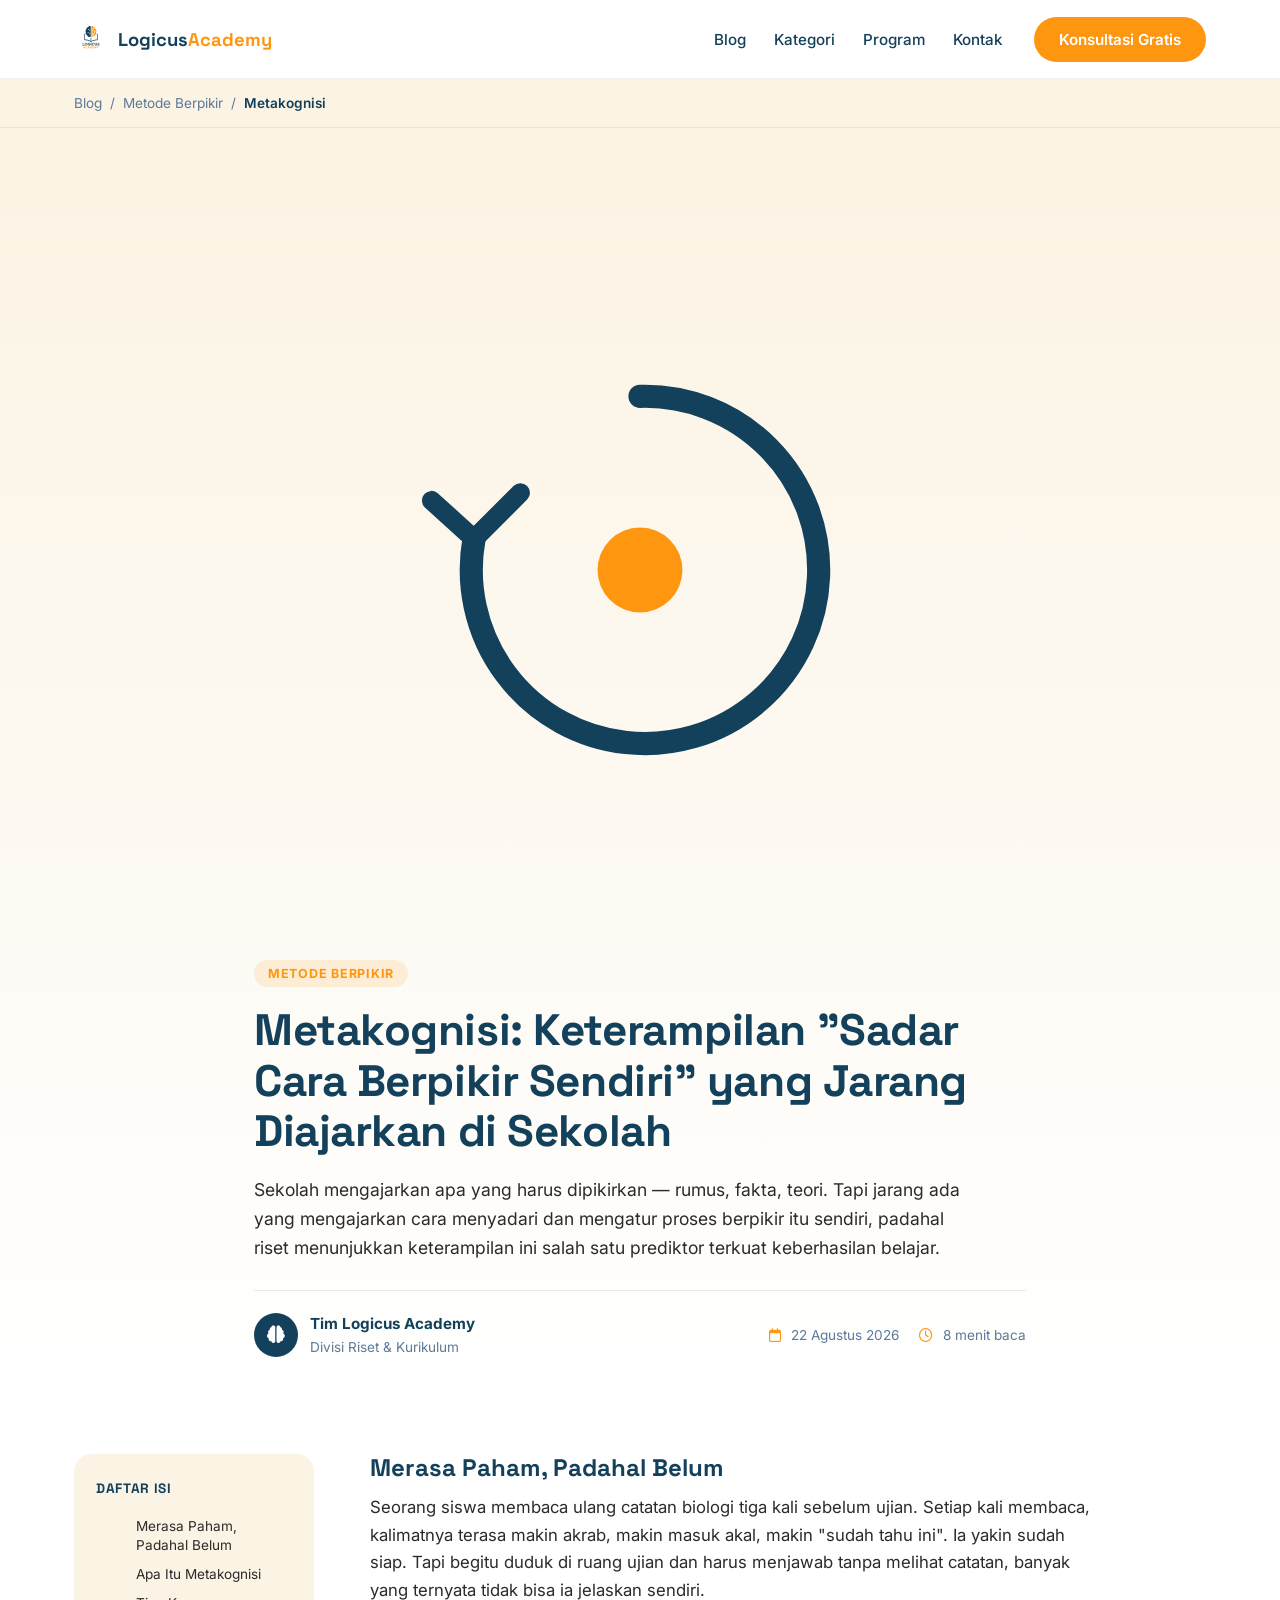
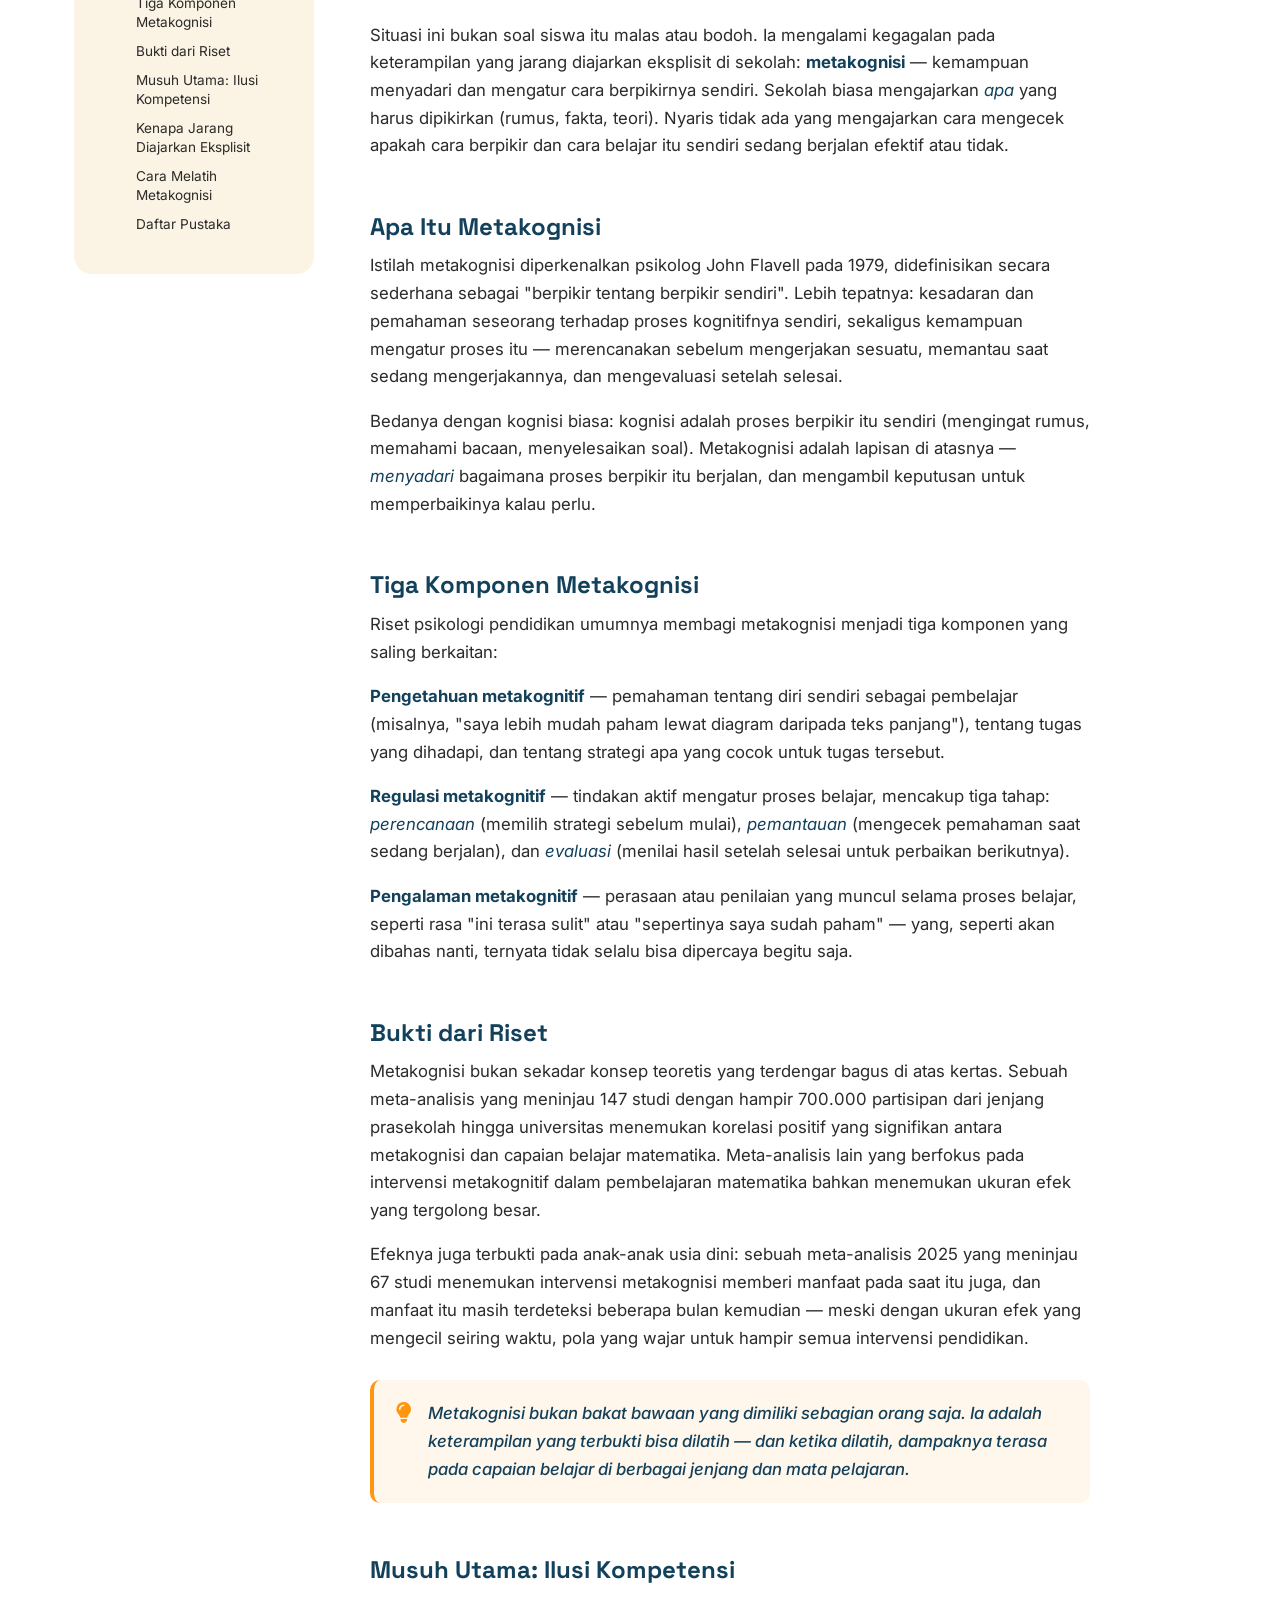
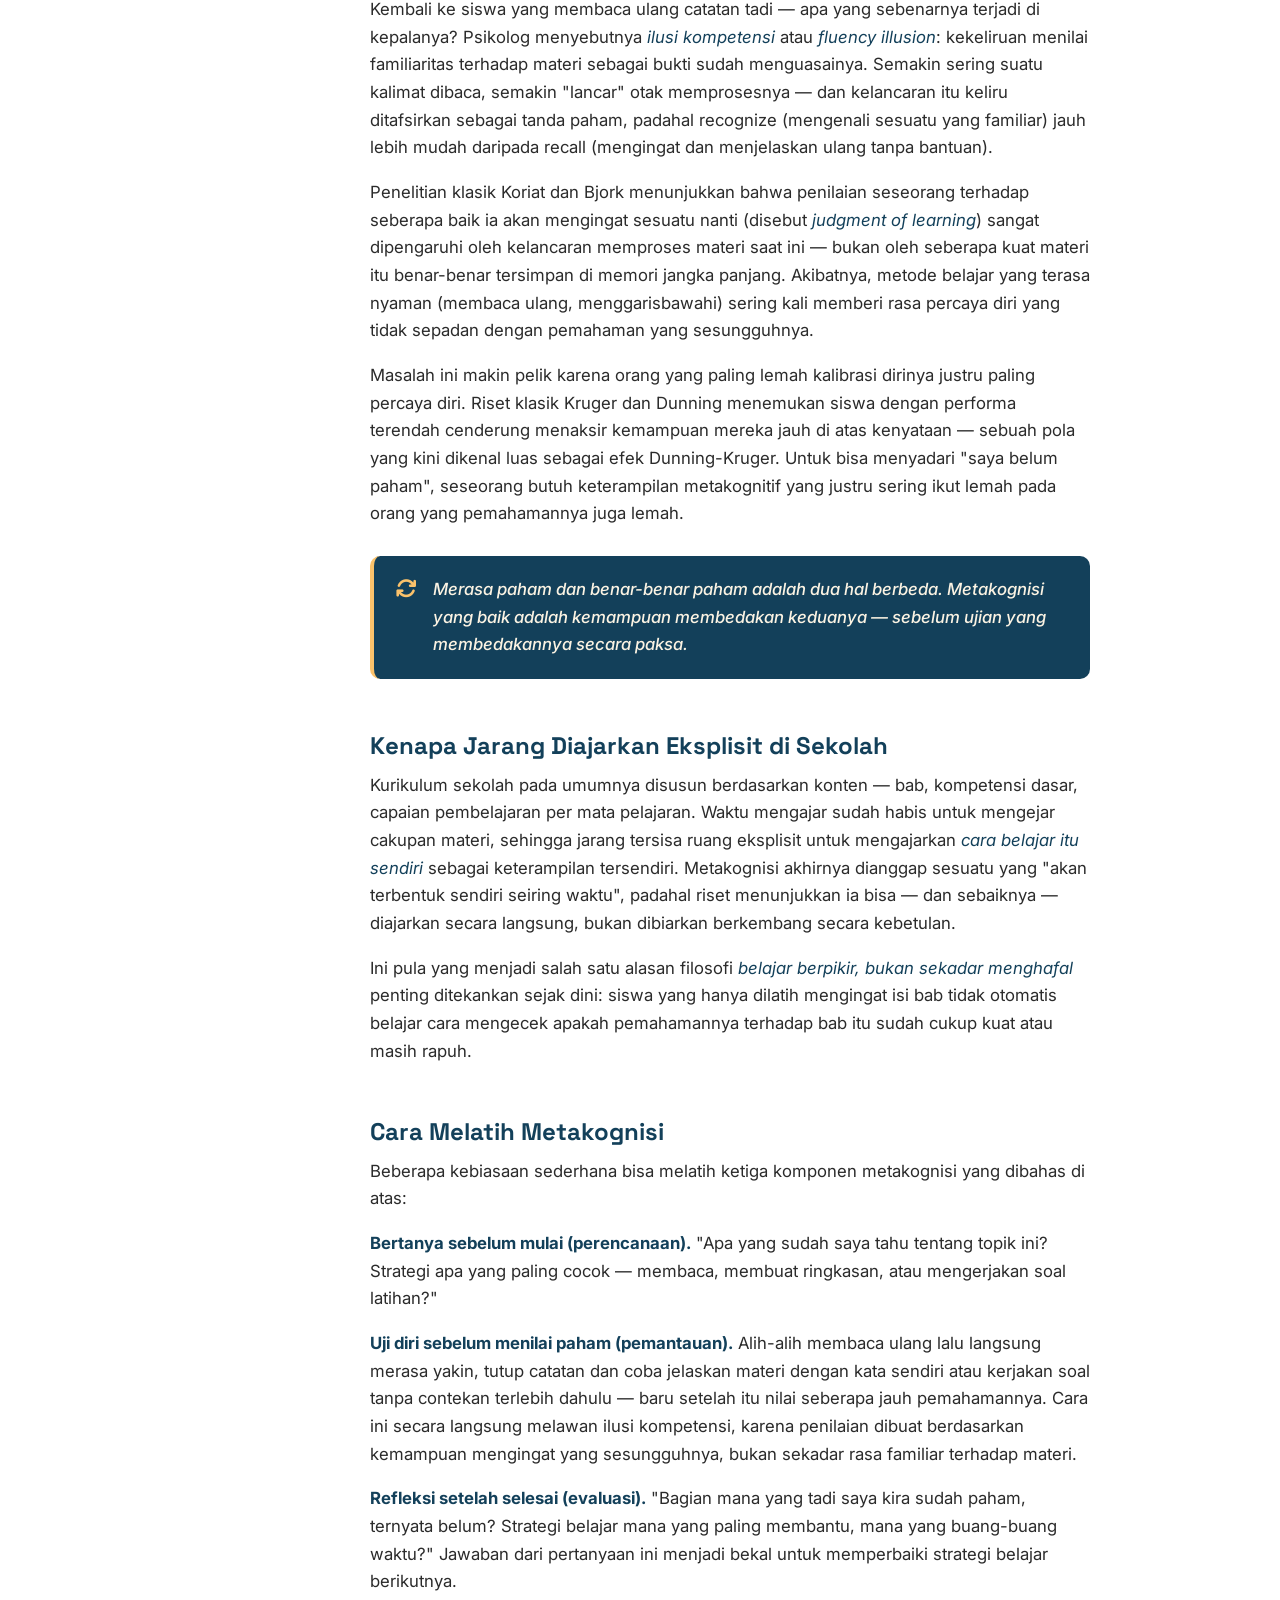
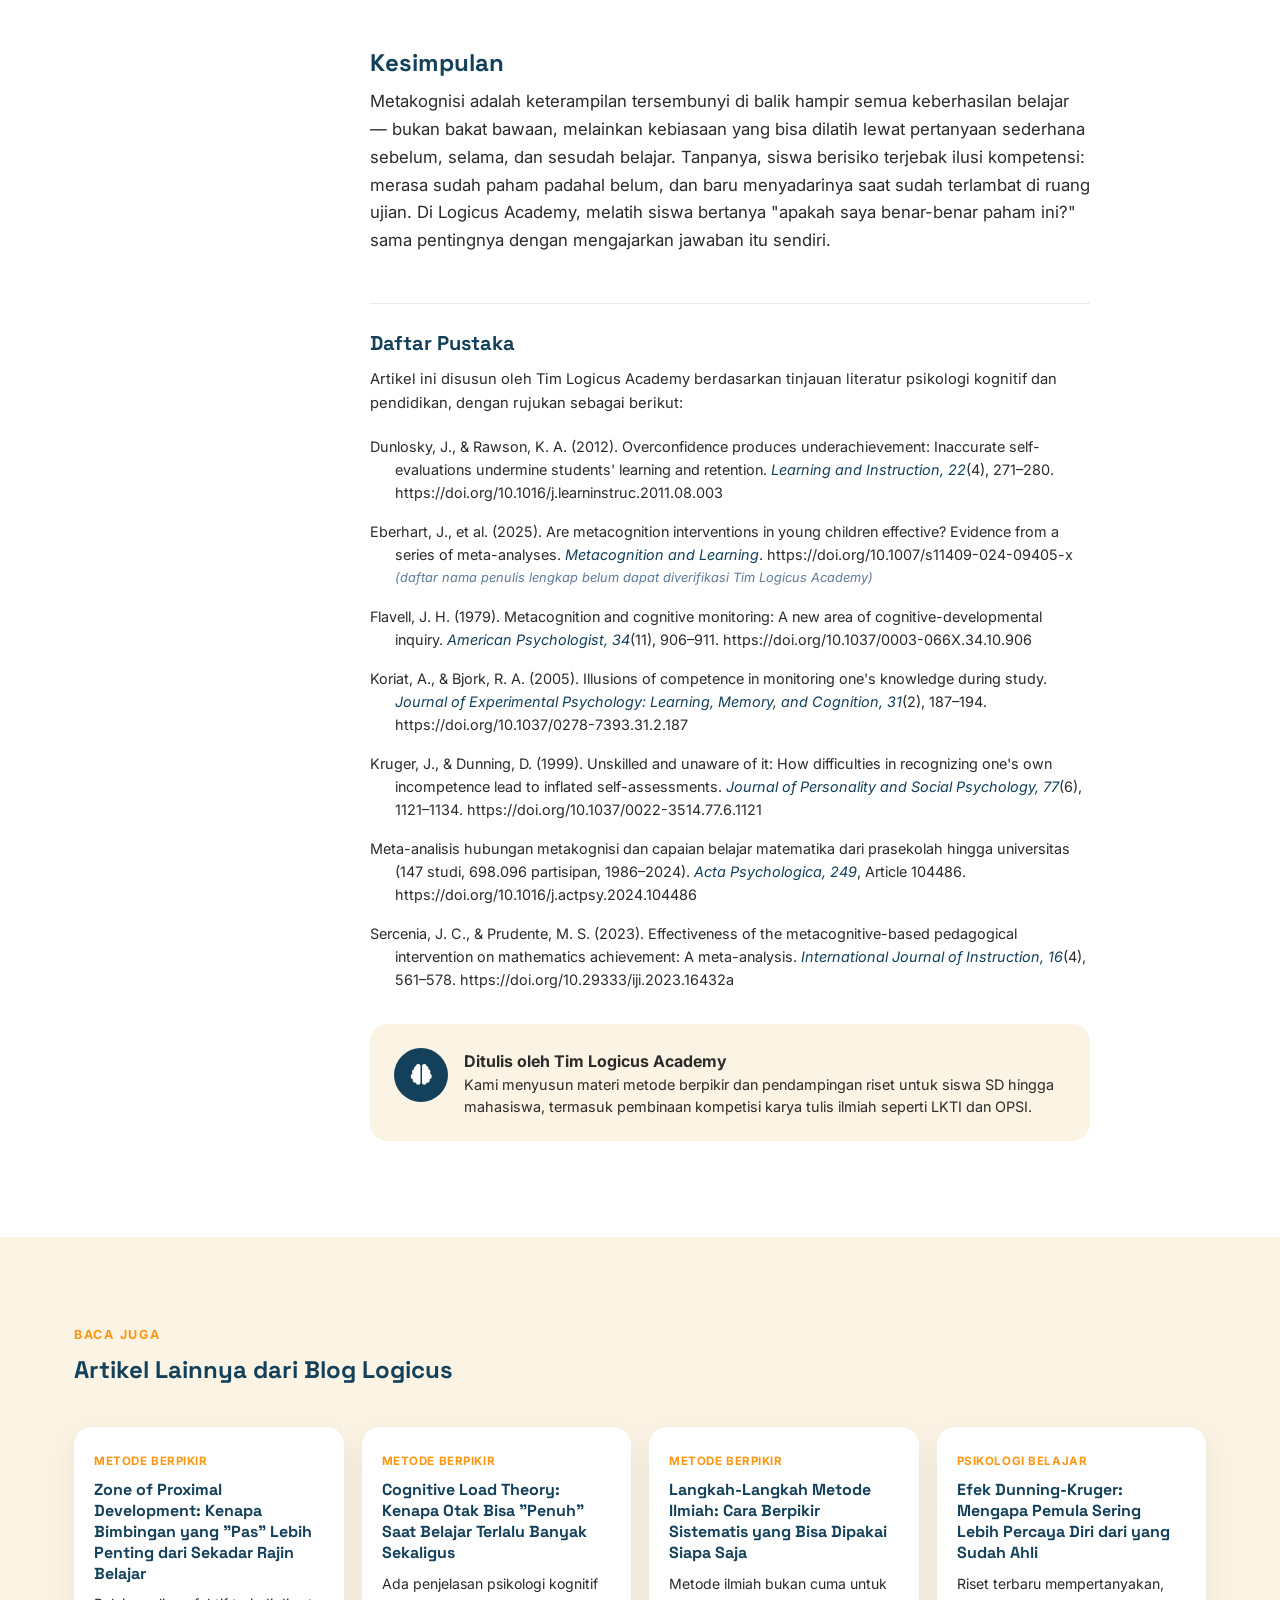
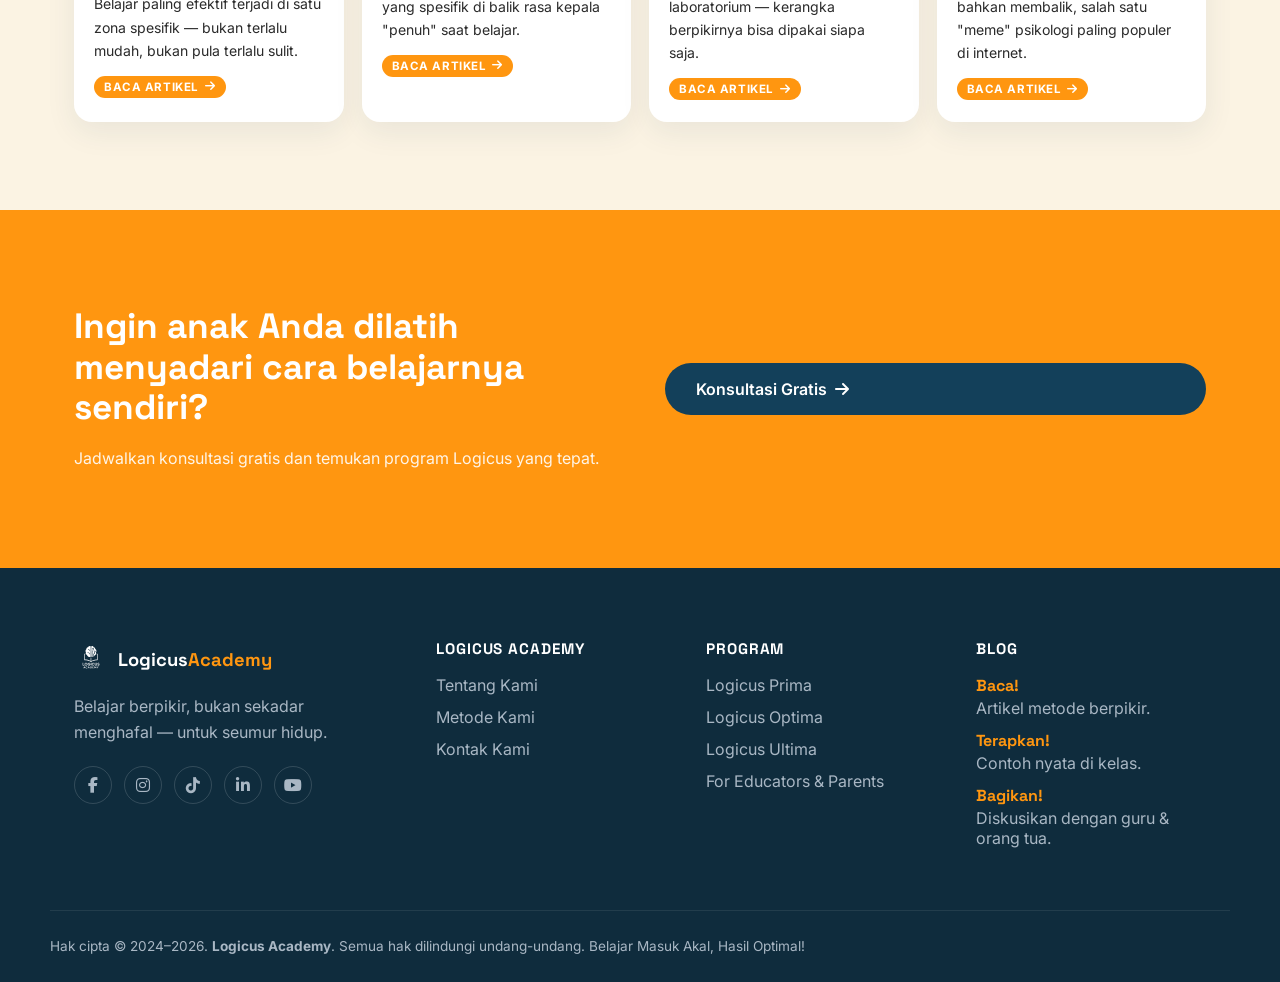
<file: metakognisi.html>
<!DOCTYPE html>
<html lang="id">
<head>
    <meta charset="UTF-8">
    <meta name="viewport" content="width=device-width, initial-scale=1.0">
    <title>Metakognisi: Keterampilan "Sadar Cara Berpikir Sendiri" yang Jarang Diajarkan di Sekolah — Blog Logicus Academy</title>
    <meta name="description" content="Metakognisi — kemampuan menyadari dan mengatur cara berpikir sendiri — terbukti riset sebagai salah satu prediktor terkuat keberhasilan belajar. Tapi kenapa jarang diajarkan eksplisit di sekolah? Simak ulasannya di Blog Logicus Academy.">
    <link rel="preconnect" href="https://fonts.googleapis.com">
    <link rel="preconnect" href="https://fonts.gstatic.com" crossorigin>
    <link href="https://fonts.googleapis.com/css2?family=Space+Grotesk:wght@500;600;700&family=Inter:wght@400;500;600;700&family=Source+Serif+4:opsz,wght@8..60,400;8..60,600&display=swap" rel="stylesheet">
    <link rel="stylesheet" href="https://cdnjs.cloudflare.com/ajax/libs/font-awesome/6.5.1/css/all.min.css">
    <link rel="stylesheet" href="style.css">
    <link rel="stylesheet" href="blog.css">
</head>
<body>

    <a class="skip-link" href="#main">Langsung ke konten</a>

    <!-- Official vectorized logo (traced 1:1 from master file) reused via <use> -->
    <svg style="position:absolute;width:0;height:0;overflow:hidden" aria-hidden="true">
        <symbol id="logicus-logo-full" viewBox="0 0 500 500">
            <path d="M 306.25,336.00 L 306.00,336.25 L 306.00,363.75 L 306.75,365.00 L 306.75,365.75 L 308.00,368.75 L 310.50,371.75 L 313.25,373.75 L 314.00,373.75 L 315.75,374.75 L 317.00,374.75 L 318.25,375.50 L 326.25,375.50 L 327.50,374.75 L 328.50,374.75 L 329.75,374.00 L 332.25,373.25 L 334.25,371.75 L 336.75,368.75 L 337.00,367.25 L 338.25,365.50 L 338.50,362.00 L 338.75,361.75 L 338.75,336.50 L 338.25,336.00 L 331.00,336.00 L 330.75,336.25 L 330.75,362.00 L 328.75,365.75 L 325.50,368.00 L 319.50,368.00 L 318.25,367.00 L 317.25,366.75 L 315.50,365.25 L 314.00,362.00 L 314.00,360.75 L 313.75,360.50 L 313.75,337.50 L 314.00,336.25 L 313.75,336.00 Z M 248.25,336.00 L 248.00,336.25 L 248.00,374.50 L 248.25,374.75 L 255.75,374.75 L 256.25,374.25 L 256.25,336.50 L 255.75,336.00 Z M 127.75,336.00 L 127.25,336.50 L 127.50,337.75 L 127.25,338.50 L 127.25,344.75 L 127.50,345.00 L 127.50,346.25 L 127.25,346.50 L 127.25,374.25 L 127.75,374.75 L 152.75,374.75 L 153.00,374.50 L 153.00,368.25 L 152.50,367.75 L 135.75,367.75 L 135.00,366.75 L 135.00,337.50 L 135.25,336.50 L 134.75,336.00 Z M 356.00,335.00 L 351.00,337.00 L 347.00,341.00 L 346.00,343.25 L 345.50,345.75 L 345.50,347.75 L 345.75,348.00 L 346.00,350.50 L 347.00,352.75 L 350.00,355.75 L 354.75,357.75 L 355.75,357.75 L 358.00,358.50 L 359.50,358.50 L 362.00,359.75 L 363.00,359.75 L 364.25,360.50 L 366.00,362.50 L 366.00,365.50 L 365.50,366.50 L 363.25,368.50 L 362.00,369.00 L 359.00,369.25 L 358.75,369.00 L 356.75,369.00 L 356.25,368.50 L 355.25,368.25 L 353.75,366.75 L 352.25,364.00 L 345.00,364.00 L 344.75,364.25 L 345.00,367.25 L 346.00,368.50 L 347.00,370.75 L 350.75,373.75 L 352.25,374.00 L 353.25,374.75 L 354.50,374.75 L 355.50,375.50 L 363.00,375.50 L 364.25,374.75 L 365.50,374.75 L 366.25,374.00 L 368.00,373.50 L 369.75,372.50 L 371.50,370.75 L 373.75,367.00 L 373.75,365.25 L 374.00,365.00 L 373.75,359.75 L 372.50,357.25 L 369.75,354.75 L 366.75,353.75 L 365.75,353.00 L 364.50,353.00 L 362.75,352.25 L 361.50,352.25 L 358.75,351.00 L 355.25,350.00 L 353.25,347.50 L 353.25,345.00 L 353.75,343.50 L 355.50,341.75 L 356.75,341.00 L 360.50,340.75 L 361.50,341.50 L 363.50,342.25 L 365.75,345.00 L 366.00,346.25 L 366.75,346.75 L 367.50,346.50 L 373.25,346.50 L 373.50,345.25 L 372.75,344.00 L 372.75,343.00 L 372.00,342.00 L 371.50,340.50 L 370.00,338.75 L 367.75,337.00 L 366.50,336.75 L 365.50,336.00 L 364.75,336.00 L 362.50,335.00 Z M 277.25,335.25 L 276.25,336.00 L 275.50,336.00 L 274.25,336.75 L 272.75,337.00 L 270.00,339.00 L 269.50,339.00 L 267.00,341.25 L 266.75,342.00 L 265.00,344.00 L 264.75,345.00 L 263.25,347.50 L 262.25,351.75 L 262.25,358.50 L 263.00,361.00 L 263.00,362.25 L 263.75,363.25 L 265.00,366.25 L 266.75,368.50 L 269.75,371.50 L 272.75,373.50 L 275.25,374.00 L 276.25,374.75 L 277.50,374.75 L 278.50,375.50 L 286.00,375.50 L 287.25,374.75 L 288.75,374.50 L 289.25,374.00 L 291.00,373.75 L 293.25,372.00 L 294.25,371.75 L 297.50,368.50 L 298.00,367.25 L 299.50,365.50 L 300.25,362.50 L 299.00,362.00 L 292.25,362.25 L 290.00,364.75 L 289.50,365.75 L 288.50,366.00 L 285.25,368.00 L 279.25,368.00 L 278.50,367.75 L 276.25,366.25 L 275.25,366.00 L 272.50,363.25 L 271.75,361.25 L 270.75,359.75 L 270.50,357.25 L 270.25,357.00 L 270.25,353.50 L 271.00,349.75 L 272.50,347.25 L 274.75,344.75 L 275.75,344.50 L 278.25,342.75 L 285.25,342.75 L 288.00,344.50 L 289.50,345.00 L 291.75,348.25 L 292.50,348.75 L 299.50,348.75 L 300.00,348.25 L 299.75,346.50 L 297.50,342.25 L 294.00,338.75 L 291.50,337.00 L 290.00,336.75 L 287.25,335.25 L 286.00,335.25 L 285.75,335.00 Z M 216.75,335.25 L 213.75,336.75 L 212.50,337.00 L 210.25,338.75 L 209.25,339.00 L 206.00,342.50 L 205.75,343.25 L 204.25,345.00 L 204.00,346.50 L 203.25,347.25 L 202.00,351.75 L 202.00,359.25 L 202.50,361.50 L 204.00,364.25 L 204.00,365.25 L 206.00,368.25 L 209.50,371.75 L 210.00,371.75 L 212.75,373.75 L 214.50,374.00 L 215.75,374.75 L 217.00,374.75 L 218.25,375.50 L 225.50,375.50 L 227.00,374.75 L 228.50,374.75 L 229.75,374.00 L 232.25,373.50 L 235.25,371.50 L 238.00,368.75 L 240.75,363.50 L 241.25,359.75 L 241.25,354.00 L 240.50,353.50 L 222.50,353.50 L 222.00,354.00 L 222.00,360.25 L 222.25,360.50 L 232.50,360.50 L 233.00,361.00 L 233.00,361.50 L 232.00,362.50 L 231.75,363.50 L 229.00,366.25 L 226.00,368.00 L 218.50,368.00 L 215.75,366.25 L 214.25,365.75 L 212.00,363.00 L 210.75,360.00 L 210.50,358.25 L 210.00,357.75 L 210.00,352.75 L 210.75,351.50 L 210.75,350.75 L 211.50,349.50 L 211.75,348.25 L 215.00,344.75 L 217.50,343.75 L 218.75,342.75 L 225.00,342.75 L 229.25,345.00 L 232.25,348.50 L 240.25,348.50 L 240.75,348.00 L 240.75,347.50 L 239.50,345.75 L 238.75,343.25 L 234.50,338.75 L 233.50,338.25 L 232.25,337.00 L 230.50,336.75 L 229.50,336.00 L 228.50,336.00 L 227.50,335.25 L 226.50,335.00 Z M 171.50,335.25 L 170.50,336.00 L 169.75,336.00 L 167.75,337.00 L 167.00,337.00 L 164.25,339.00 L 163.75,339.00 L 161.00,341.50 L 158.25,345.25 L 158.00,346.25 L 157.25,347.25 L 157.00,349.50 L 156.25,350.75 L 156.25,352.25 L 155.75,353.75 L 155.75,356.25 L 156.25,358.00 L 156.25,359.75 L 157.00,360.75 L 157.25,363.00 L 158.00,364.50 L 158.75,365.25 L 159.25,366.75 L 164.25,371.75 L 165.25,372.00 L 167.75,373.75 L 169.50,374.00 L 173.00,375.50 L 180.25,375.50 L 181.25,374.75 L 182.50,374.75 L 183.50,374.00 L 185.25,373.75 L 187.50,372.50 L 190.50,370.00 L 191.25,369.75 L 192.00,368.50 L 193.75,366.75 L 194.75,364.50 L 195.75,363.25 L 195.75,362.25 L 196.50,360.00 L 196.50,358.75 L 197.00,357.75 L 197.00,354.50 L 196.50,352.75 L 196.50,351.00 L 195.75,348.00 L 193.50,343.75 L 192.00,342.25 L 191.50,341.25 L 189.25,339.25 L 187.00,338.00 L 186.00,337.00 L 184.25,336.75 L 181.50,335.25 L 180.00,335.25 L 179.75,335.00 Z M 173.00,342.75 L 179.75,342.75 L 184.00,345.00 L 186.00,347.00 L 187.00,349.00 L 187.75,349.75 L 188.75,353.75 L 188.75,357.75 L 187.50,361.50 L 186.75,362.25 L 186.50,363.00 L 183.50,366.00 L 183.00,366.00 L 179.25,368.00 L 173.50,368.00 L 172.50,367.25 L 169.50,366.00 L 166.75,363.50 L 166.50,362.75 L 165.25,361.25 L 164.75,360.00 L 164.50,357.75 L 163.75,356.25 L 163.75,354.00 L 164.50,352.50 L 164.50,351.00 L 165.00,349.25 L 168.50,345.00 Z M 152.00,204.50 L 151.50,292.75 L 155.50,296.75 L 176.75,297.75 L 199.25,301.75 L 218.75,307.75 L 232.75,313.75 L 244.25,320.75 L 250.50,321.75 L 254.50,320.75 L 275.00,309.75 L 292.00,303.75 L 323.50,297.75 L 342.25,297.25 L 346.00,295.50 L 347.50,293.25 L 347.50,205.25 L 344.25,200.75 L 333.25,200.75 L 330.50,209.75 L 338.75,210.50 L 338.50,287.25 L 308.00,290.25 L 290.50,294.25 L 273.25,300.00 L 254.75,309.25 L 253.75,308.75 L 253.75,263.00 L 250.25,259.00 L 248.50,259.00 L 245.50,262.00 L 244.75,309.00 L 220.25,298.00 L 200.25,292.25 L 176.25,288.25 L 160.75,287.25 L 160.50,210.50 L 168.75,208.75 L 165.50,200.50 L 155.75,200.50 Z M 236.25,88.75 L 229.50,89.25 L 228.25,90.00 L 222.75,91.00 L 221.00,92.25 L 218.50,93.00 L 211.25,99.00 L 207.25,105.25 L 200.75,107.00 L 199.75,108.00 L 197.00,109.00 L 194.25,110.75 L 190.00,114.75 L 187.25,118.25 L 185.00,122.50 L 183.00,129.00 L 182.50,135.50 L 177.00,140.25 L 173.00,146.25 L 171.00,150.50 L 170.75,153.25 L 169.25,157.75 L 169.25,167.00 L 171.00,173.75 L 175.00,181.00 L 175.00,182.50 L 173.25,186.25 L 172.75,189.00 L 172.50,195.25 L 173.00,199.25 L 175.25,205.50 L 176.00,206.00 L 177.00,208.50 L 181.25,213.75 L 185.50,217.50 L 189.75,219.75 L 191.75,221.75 L 193.00,226.50 L 196.25,232.75 L 203.50,240.75 L 209.00,244.50 L 213.50,246.75 L 215.50,247.00 L 218.50,248.50 L 223.50,249.00 L 228.75,250.50 L 236.50,250.50 L 241.25,248.75 L 244.00,246.00 L 245.50,241.75 L 245.50,98.25 L 244.75,94.00 L 242.75,91.50 L 238.25,89.00 Z M 199.50,179.75 L 200.50,178.75 L 203.25,178.75 L 206.25,181.75 L 209.25,183.50 L 210.25,183.75 L 211.25,184.50 L 213.75,185.00 L 214.75,185.75 L 217.00,186.50 L 219.00,186.75 L 219.75,187.50 L 223.50,189.00 L 224.00,189.75 L 225.25,190.25 L 227.25,191.75 L 229.75,194.25 L 230.00,195.00 L 231.25,196.25 L 231.75,197.50 L 233.00,199.00 L 233.00,199.75 L 233.75,201.25 L 234.25,203.50 L 235.00,204.75 L 235.00,207.75 L 234.00,209.25 L 233.00,210.00 L 231.25,210.25 L 230.50,210.00 L 229.25,208.75 L 228.00,206.00 L 227.50,203.25 L 226.75,201.75 L 224.75,198.75 L 222.50,196.50 L 218.50,194.00 L 217.50,194.00 L 216.00,193.00 L 214.50,192.75 L 212.75,192.00 L 211.75,192.00 L 208.25,190.25 L 207.00,190.00 L 202.25,187.00 L 199.75,184.50 L 198.75,182.75 L 198.75,181.00 Z M 207.25,133.25 L 210.75,133.25 L 211.75,133.75 L 213.50,133.75 L 216.50,135.50 L 217.75,135.75 L 220.25,137.75 L 220.75,137.75 L 225.25,142.25 L 226.00,143.75 L 227.00,144.75 L 227.00,145.25 L 229.00,148.75 L 229.25,150.50 L 230.00,152.50 L 230.00,153.75 L 230.50,155.00 L 230.50,158.50 L 230.00,159.25 L 230.00,160.00 L 229.25,161.00 L 228.25,161.50 L 226.25,161.50 L 224.75,160.25 L 223.75,157.75 L 223.75,154.75 L 223.00,152.00 L 221.75,150.00 L 221.50,148.75 L 219.75,146.75 L 219.50,146.00 L 217.25,143.75 L 215.00,142.00 L 212.25,141.00 L 211.00,140.00 L 207.00,139.25 L 205.75,138.00 L 205.25,137.00 L 205.25,135.75 L 205.75,134.25 Z" fill="#13405A" fill-rule="evenodd"/>
            <path d="M 335.75,389.25 L 335.75,390.00 L 336.75,391.50 L 337.25,393.00 L 338.75,395.00 L 339.00,396.25 L 340.50,398.00 L 341.25,400.00 L 342.50,401.50 L 343.25,403.50 L 345.00,406.00 L 345.00,416.50 L 345.50,417.00 L 350.50,417.00 L 351.00,416.50 L 351.00,406.00 L 351.75,405.00 L 352.75,402.50 L 353.75,401.50 L 354.75,399.75 L 354.75,399.25 L 357.50,395.25 L 358.75,392.50 L 359.75,391.50 L 360.25,389.50 L 360.00,389.25 L 354.50,389.25 L 354.00,389.50 L 353.00,390.75 L 351.75,393.75 L 351.00,394.50 L 351.00,395.00 L 350.25,396.50 L 349.00,398.00 L 348.75,399.00 L 348.25,399.50 L 347.75,399.50 L 347.00,398.75 L 346.50,397.00 L 344.75,394.50 L 344.75,394.00 L 343.75,392.00 L 343.00,391.25 L 342.50,389.75 L 341.75,389.25 Z M 297.75,390.25 L 297.75,416.25 L 298.25,417.00 L 303.50,417.00 L 303.75,416.75 L 303.75,400.00 L 304.25,399.50 L 305.25,400.25 L 306.00,402.00 L 307.25,403.25 L 308.00,405.00 L 312.00,410.75 L 313.50,410.75 L 314.50,410.00 L 315.75,407.50 L 316.75,406.50 L 317.00,405.50 L 318.75,403.25 L 319.75,401.25 L 321.25,400.25 L 321.75,400.75 L 321.75,416.50 L 322.25,417.00 L 327.50,417.00 L 327.75,416.75 L 327.75,389.50 L 327.50,389.25 L 321.25,389.25 L 319.25,392.00 L 318.75,393.25 L 317.75,394.25 L 316.75,396.50 L 315.50,397.75 L 315.00,399.00 L 313.25,401.25 L 312.75,401.25 L 311.75,400.25 L 310.75,398.25 L 309.75,397.25 L 309.50,396.25 L 307.75,394.25 L 307.50,393.25 L 304.50,389.25 L 298.25,389.25 Z M 271.00,389.25 L 270.25,390.50 L 270.25,416.50 L 271.00,417.00 L 288.50,417.00 L 288.75,416.75 L 288.75,412.00 L 288.25,411.50 L 287.25,411.75 L 284.25,411.75 L 284.00,411.50 L 282.75,411.75 L 280.00,411.75 L 279.75,411.50 L 277.25,411.75 L 276.50,410.75 L 276.50,406.75 L 277.25,406.00 L 287.00,406.00 L 287.50,405.50 L 287.50,401.25 L 287.00,400.75 L 278.50,400.75 L 278.25,401.00 L 277.00,400.75 L 276.50,400.25 L 276.50,395.25 L 277.50,394.25 L 278.25,394.50 L 288.25,394.50 L 288.75,394.00 L 288.75,389.50 L 288.50,389.25 Z M 237.75,389.25 L 237.25,389.75 L 237.25,416.50 L 237.75,417.00 L 250.50,417.00 L 250.75,416.75 L 253.50,416.50 L 255.25,415.25 L 257.00,414.75 L 258.50,413.50 L 260.50,411.00 L 260.75,409.75 L 261.75,408.25 L 262.00,406.25 L 262.50,405.00 L 262.50,400.75 L 261.75,398.00 L 261.00,397.00 L 260.75,395.75 L 260.00,394.50 L 258.00,392.25 L 254.50,390.00 L 253.25,390.00 L 250.75,389.25 Z M 244.25,394.50 L 250.00,394.75 L 252.50,395.75 L 254.75,398.00 L 255.00,399.00 L 256.00,400.50 L 256.25,403.25 L 256.00,403.50 L 255.75,406.50 L 255.00,407.25 L 254.75,408.25 L 251.75,411.00 L 250.00,411.50 L 245.75,411.75 L 245.50,411.50 L 244.00,411.50 L 243.25,410.75 L 243.25,395.25 Z M 213.25,389.25 L 212.25,390.50 L 211.75,393.00 L 211.00,394.00 L 211.00,394.75 L 210.00,396.50 L 209.75,398.25 L 209.00,399.25 L 208.00,401.75 L 208.00,403.00 L 206.25,406.25 L 205.75,408.75 L 204.25,411.50 L 203.75,414.00 L 203.25,414.50 L 202.50,416.50 L 203.00,417.00 L 208.50,417.00 L 209.25,416.25 L 209.75,414.00 L 211.25,411.75 L 221.50,411.75 L 222.75,413.50 L 223.50,416.00 L 224.25,417.00 L 229.75,417.00 L 230.25,416.25 L 229.50,415.25 L 229.50,414.25 L 227.75,410.75 L 227.50,409.00 L 225.75,405.25 L 224.75,402.00 L 223.75,400.75 L 223.50,398.75 L 223.00,398.00 L 222.75,396.75 L 221.75,395.25 L 221.00,392.25 L 220.00,390.75 L 219.75,389.75 L 219.25,389.25 Z M 216.25,397.25 L 217.25,398.25 L 218.00,401.50 L 219.75,405.00 L 219.75,405.50 L 219.00,406.25 L 218.25,406.50 L 213.50,406.25 L 213.00,405.75 L 213.00,405.00 L 213.75,403.75 L 214.00,401.75 L 214.50,401.25 L 215.75,397.75 Z M 149.00,389.50 L 148.00,391.00 L 147.75,392.25 L 147.25,393.00 L 147.00,394.75 L 146.00,396.25 L 145.00,399.00 L 145.00,399.75 L 144.00,401.25 L 143.75,403.00 L 143.25,403.50 L 143.25,404.25 L 141.75,407.50 L 141.00,410.25 L 140.00,411.75 L 140.00,412.75 L 138.50,416.00 L 138.50,416.75 L 138.75,417.00 L 144.25,417.00 L 145.50,414.75 L 146.00,412.75 L 147.25,411.75 L 156.75,411.75 L 158.00,412.75 L 158.25,413.75 L 158.75,414.00 L 159.00,415.75 L 159.50,416.75 L 160.00,417.00 L 165.50,417.00 L 165.75,415.75 L 164.75,414.00 L 164.75,412.75 L 163.00,409.75 L 162.75,407.50 L 160.75,403.75 L 160.75,402.50 L 159.75,401.00 L 158.75,398.50 L 158.75,397.50 L 157.75,396.00 L 157.25,394.00 L 156.75,393.25 L 156.75,392.25 L 156.00,391.25 L 155.50,389.75 L 154.75,389.25 L 149.50,389.25 Z M 151.75,397.50 L 152.25,397.50 L 153.00,398.25 L 153.25,400.50 L 155.00,404.00 L 155.25,405.75 L 154.50,406.50 L 153.25,406.25 L 151.00,406.50 L 150.75,406.25 L 149.25,406.25 L 148.75,405.75 L 149.75,402.00 L 150.75,400.50 L 151.00,398.50 Z M 178.00,390.00 L 175.25,391.75 L 173.25,393.75 L 171.75,396.75 L 171.00,397.50 L 170.75,400.25 L 170.50,400.50 L 170.50,406.00 L 171.00,407.50 L 171.00,408.75 L 172.75,411.25 L 173.25,412.50 L 175.25,414.50 L 178.75,416.75 L 182.00,417.00 L 183.75,417.75 L 186.25,417.75 L 188.75,417.00 L 191.00,416.75 L 193.25,415.00 L 194.00,414.75 L 195.75,413.00 L 197.00,410.25 L 197.50,409.75 L 197.50,408.75 L 197.25,408.50 L 196.75,408.75 L 191.25,408.75 L 189.25,411.00 L 188.75,411.00 L 187.00,412.00 L 183.00,412.00 L 181.50,411.50 L 178.75,409.50 L 176.75,406.25 L 176.75,404.50 L 176.50,404.25 L 176.75,400.00 L 178.00,397.75 L 179.75,395.75 L 181.00,395.00 L 182.75,394.75 L 183.50,394.25 L 185.50,394.25 L 188.00,395.00 L 189.25,395.75 L 191.75,398.25 L 197.00,398.25 L 197.50,397.75 L 197.50,397.25 L 196.00,395.00 L 195.75,394.00 L 194.00,392.00 L 191.50,390.00 L 190.75,390.00 L 189.50,389.25 L 188.50,389.25 L 187.25,388.75 L 182.50,388.75 L 181.50,389.25 L 180.00,389.25 L 179.25,389.75 Z M 304.25,163.00 L 301.75,164.25 L 300.00,165.75 L 299.25,168.25 L 299.50,171.50 L 301.00,173.75 L 302.50,174.75 L 307.25,174.75 L 309.25,173.25 L 310.75,171.00 L 310.75,169.50 L 311.00,169.25 L 310.75,167.50 L 310.00,166.75 L 309.50,165.25 L 308.00,164.00 L 306.25,163.25 Z M 278.50,122.00 L 276.75,123.25 L 275.25,126.50 L 275.25,128.50 L 276.00,130.25 L 278.25,132.75 L 279.25,133.25 L 282.75,133.25 L 283.50,133.00 L 285.75,131.25 L 285.75,130.75 L 286.75,129.25 L 286.75,125.50 L 285.75,123.50 L 284.00,122.00 L 283.25,121.75 Z M 262.25,88.75 L 257.75,90.50 L 254.00,95.75 L 254.00,243.00 L 256.75,247.50 L 263.00,250.50 L 264.00,250.00 L 264.00,172.50 L 266.75,165.50 L 275.75,155.00 L 277.75,150.75 L 277.75,140.00 L 273.50,137.75 L 268.75,130.75 L 268.75,124.00 L 274.25,116.50 L 283.00,114.50 L 287.75,116.25 L 291.00,119.25 L 294.00,126.75 L 291.25,135.25 L 284.25,140.50 L 283.75,155.25 L 274.25,167.25 L 271.00,173.75 L 271.00,250.00 L 280.25,248.50 L 282.50,246.75 L 282.50,212.50 L 284.25,207.25 L 289.00,202.00 L 299.25,196.00 L 301.75,192.00 L 301.75,182.00 L 294.25,176.25 L 292.00,169.75 L 294.00,163.00 L 300.75,157.00 L 309.25,157.00 L 315.00,161.25 L 317.00,165.00 L 317.50,170.50 L 314.75,177.75 L 308.75,182.00 L 308.75,193.25 L 307.00,197.75 L 303.25,201.75 L 292.25,208.25 L 290.00,211.25 L 290.25,244.00 L 299.50,236.25 L 304.75,224.50 L 314.50,218.75 L 318.75,214.50 L 322.75,207.75 L 325.25,198.50 L 325.25,189.75 L 323.50,181.75 L 328.75,172.00 L 329.75,161.00 L 326.75,148.25 L 322.50,141.25 L 312.50,132.50 L 311.50,123.50 L 306.75,114.75 L 299.50,109.00 L 291.50,106.50 L 285.50,97.50 L 280.00,93.25 L 269.25,89.00 Z" fill="#FF9610" fill-rule="evenodd"/>
        </symbol>
        <symbol id="logicus-logo-white" viewBox="0 0 500 500">
            <path d="M 306.25,336.00 L 306.00,336.25 L 306.00,363.75 L 306.75,365.00 L 306.75,365.75 L 308.00,368.75 L 310.50,371.75 L 313.25,373.75 L 314.00,373.75 L 315.75,374.75 L 317.00,374.75 L 318.25,375.50 L 326.25,375.50 L 327.50,374.75 L 328.50,374.75 L 329.75,374.00 L 332.25,373.25 L 334.25,371.75 L 336.75,368.75 L 337.00,367.25 L 338.25,365.50 L 338.50,362.00 L 338.75,361.75 L 338.75,336.50 L 338.25,336.00 L 331.00,336.00 L 330.75,336.25 L 330.75,362.00 L 328.75,365.75 L 325.50,368.00 L 319.50,368.00 L 318.25,367.00 L 317.25,366.75 L 315.50,365.25 L 314.00,362.00 L 314.00,360.75 L 313.75,360.50 L 313.75,337.50 L 314.00,336.25 L 313.75,336.00 Z M 248.25,336.00 L 248.00,336.25 L 248.00,374.50 L 248.25,374.75 L 255.75,374.75 L 256.25,374.25 L 256.25,336.50 L 255.75,336.00 Z M 127.75,336.00 L 127.25,336.50 L 127.50,337.75 L 127.25,338.50 L 127.25,344.75 L 127.50,345.00 L 127.50,346.25 L 127.25,346.50 L 127.25,374.25 L 127.75,374.75 L 152.75,374.75 L 153.00,374.50 L 153.00,368.25 L 152.50,367.75 L 135.75,367.75 L 135.00,366.75 L 135.00,337.50 L 135.25,336.50 L 134.75,336.00 Z M 356.00,335.00 L 351.00,337.00 L 347.00,341.00 L 346.00,343.25 L 345.50,345.75 L 345.50,347.75 L 345.75,348.00 L 346.00,350.50 L 347.00,352.75 L 350.00,355.75 L 354.75,357.75 L 355.75,357.75 L 358.00,358.50 L 359.50,358.50 L 362.00,359.75 L 363.00,359.75 L 364.25,360.50 L 366.00,362.50 L 366.00,365.50 L 365.50,366.50 L 363.25,368.50 L 362.00,369.00 L 359.00,369.25 L 358.75,369.00 L 356.75,369.00 L 356.25,368.50 L 355.25,368.25 L 353.75,366.75 L 352.25,364.00 L 345.00,364.00 L 344.75,364.25 L 345.00,367.25 L 346.00,368.50 L 347.00,370.75 L 350.75,373.75 L 352.25,374.00 L 353.25,374.75 L 354.50,374.75 L 355.50,375.50 L 363.00,375.50 L 364.25,374.75 L 365.50,374.75 L 366.25,374.00 L 368.00,373.50 L 369.75,372.50 L 371.50,370.75 L 373.75,367.00 L 373.75,365.25 L 374.00,365.00 L 373.75,359.75 L 372.50,357.25 L 369.75,354.75 L 366.75,353.75 L 365.75,353.00 L 364.50,353.00 L 362.75,352.25 L 361.50,352.25 L 358.75,351.00 L 355.25,350.00 L 353.25,347.50 L 353.25,345.00 L 353.75,343.50 L 355.50,341.75 L 356.75,341.00 L 360.50,340.75 L 361.50,341.50 L 363.50,342.25 L 365.75,345.00 L 366.00,346.25 L 366.75,346.75 L 367.50,346.50 L 373.25,346.50 L 373.50,345.25 L 372.75,344.00 L 372.75,343.00 L 372.00,342.00 L 371.50,340.50 L 370.00,338.75 L 367.75,337.00 L 366.50,336.75 L 365.50,336.00 L 364.75,336.00 L 362.50,335.00 Z M 277.25,335.25 L 276.25,336.00 L 275.50,336.00 L 274.25,336.75 L 272.75,337.00 L 270.00,339.00 L 269.50,339.00 L 267.00,341.25 L 266.75,342.00 L 265.00,344.00 L 264.75,345.00 L 263.25,347.50 L 262.25,351.75 L 262.25,358.50 L 263.00,361.00 L 263.00,362.25 L 263.75,363.25 L 265.00,366.25 L 266.75,368.50 L 269.75,371.50 L 272.75,373.50 L 275.25,374.00 L 276.25,374.75 L 277.50,374.75 L 278.50,375.50 L 286.00,375.50 L 287.25,374.75 L 288.75,374.50 L 289.25,374.00 L 291.00,373.75 L 293.25,372.00 L 294.25,371.75 L 297.50,368.50 L 298.00,367.25 L 299.50,365.50 L 300.25,362.50 L 299.00,362.00 L 292.25,362.25 L 290.00,364.75 L 289.50,365.75 L 288.50,366.00 L 285.25,368.00 L 279.25,368.00 L 278.50,367.75 L 276.25,366.25 L 275.25,366.00 L 272.50,363.25 L 271.75,361.25 L 270.75,359.75 L 270.50,357.25 L 270.25,357.00 L 270.25,353.50 L 271.00,349.75 L 272.50,347.25 L 274.75,344.75 L 275.75,344.50 L 278.25,342.75 L 285.25,342.75 L 288.00,344.50 L 289.50,345.00 L 291.75,348.25 L 292.50,348.75 L 299.50,348.75 L 300.00,348.25 L 299.75,346.50 L 297.50,342.25 L 294.00,338.75 L 291.50,337.00 L 290.00,336.75 L 287.25,335.25 L 286.00,335.25 L 285.75,335.00 Z M 216.75,335.25 L 213.75,336.75 L 212.50,337.00 L 210.25,338.75 L 209.25,339.00 L 206.00,342.50 L 205.75,343.25 L 204.25,345.00 L 204.00,346.50 L 203.25,347.25 L 202.00,351.75 L 202.00,359.25 L 202.50,361.50 L 204.00,364.25 L 204.00,365.25 L 206.00,368.25 L 209.50,371.75 L 210.00,371.75 L 212.75,373.75 L 214.50,374.00 L 215.75,374.75 L 217.00,374.75 L 218.25,375.50 L 225.50,375.50 L 227.00,374.75 L 228.50,374.75 L 229.75,374.00 L 232.25,373.50 L 235.25,371.50 L 238.00,368.75 L 240.75,363.50 L 241.25,359.75 L 241.25,354.00 L 240.50,353.50 L 222.50,353.50 L 222.00,354.00 L 222.00,360.25 L 222.25,360.50 L 232.50,360.50 L 233.00,361.00 L 233.00,361.50 L 232.00,362.50 L 231.75,363.50 L 229.00,366.25 L 226.00,368.00 L 218.50,368.00 L 215.75,366.25 L 214.25,365.75 L 212.00,363.00 L 210.75,360.00 L 210.50,358.25 L 210.00,357.75 L 210.00,352.75 L 210.75,351.50 L 210.75,350.75 L 211.50,349.50 L 211.75,348.25 L 215.00,344.75 L 217.50,343.75 L 218.75,342.75 L 225.00,342.75 L 229.25,345.00 L 232.25,348.50 L 240.25,348.50 L 240.75,348.00 L 240.75,347.50 L 239.50,345.75 L 238.75,343.25 L 234.50,338.75 L 233.50,338.25 L 232.25,337.00 L 230.50,336.75 L 229.50,336.00 L 228.50,336.00 L 227.50,335.25 L 226.50,335.00 Z M 171.50,335.25 L 170.50,336.00 L 169.75,336.00 L 167.75,337.00 L 167.00,337.00 L 164.25,339.00 L 163.75,339.00 L 161.00,341.50 L 158.25,345.25 L 158.00,346.25 L 157.25,347.25 L 157.00,349.50 L 156.25,350.75 L 156.25,352.25 L 155.75,353.75 L 155.75,356.25 L 156.25,358.00 L 156.25,359.75 L 157.00,360.75 L 157.25,363.00 L 158.00,364.50 L 158.75,365.25 L 159.25,366.75 L 164.25,371.75 L 165.25,372.00 L 167.75,373.75 L 169.50,374.00 L 173.00,375.50 L 180.25,375.50 L 181.25,374.75 L 182.50,374.75 L 183.50,374.00 L 185.25,373.75 L 187.50,372.50 L 190.50,370.00 L 191.25,369.75 L 192.00,368.50 L 193.75,366.75 L 194.75,364.50 L 195.75,363.25 L 195.75,362.25 L 196.50,360.00 L 196.50,358.75 L 197.00,357.75 L 197.00,354.50 L 196.50,352.75 L 196.50,351.00 L 195.75,348.00 L 193.50,343.75 L 192.00,342.25 L 191.50,341.25 L 189.25,339.25 L 187.00,338.00 L 186.00,337.00 L 184.25,336.75 L 181.50,335.25 L 180.00,335.25 L 179.75,335.00 Z M 173.00,342.75 L 179.75,342.75 L 184.00,345.00 L 186.00,347.00 L 187.00,349.00 L 187.75,349.75 L 188.75,353.75 L 188.75,357.75 L 187.50,361.50 L 186.75,362.25 L 186.50,363.00 L 183.50,366.00 L 183.00,366.00 L 179.25,368.00 L 173.50,368.00 L 172.50,367.25 L 169.50,366.00 L 166.75,363.50 L 166.50,362.75 L 165.25,361.25 L 164.75,360.00 L 164.50,357.75 L 163.75,356.25 L 163.75,354.00 L 164.50,352.50 L 164.50,351.00 L 165.00,349.25 L 168.50,345.00 Z M 152.00,204.50 L 151.50,292.75 L 155.50,296.75 L 176.75,297.75 L 199.25,301.75 L 218.75,307.75 L 232.75,313.75 L 244.25,320.75 L 250.50,321.75 L 254.50,320.75 L 275.00,309.75 L 292.00,303.75 L 323.50,297.75 L 342.25,297.25 L 346.00,295.50 L 347.50,293.25 L 347.50,205.25 L 344.25,200.75 L 333.25,200.75 L 330.50,209.75 L 338.75,210.50 L 338.50,287.25 L 308.00,290.25 L 290.50,294.25 L 273.25,300.00 L 254.75,309.25 L 253.75,308.75 L 253.75,263.00 L 250.25,259.00 L 248.50,259.00 L 245.50,262.00 L 244.75,309.00 L 220.25,298.00 L 200.25,292.25 L 176.25,288.25 L 160.75,287.25 L 160.50,210.50 L 168.75,208.75 L 165.50,200.50 L 155.75,200.50 Z M 236.25,88.75 L 229.50,89.25 L 228.25,90.00 L 222.75,91.00 L 221.00,92.25 L 218.50,93.00 L 211.25,99.00 L 207.25,105.25 L 200.75,107.00 L 199.75,108.00 L 197.00,109.00 L 194.25,110.75 L 190.00,114.75 L 187.25,118.25 L 185.00,122.50 L 183.00,129.00 L 182.50,135.50 L 177.00,140.25 L 173.00,146.25 L 171.00,150.50 L 170.75,153.25 L 169.25,157.75 L 169.25,167.00 L 171.00,173.75 L 175.00,181.00 L 175.00,182.50 L 173.25,186.25 L 172.75,189.00 L 172.50,195.25 L 173.00,199.25 L 175.25,205.50 L 176.00,206.00 L 177.00,208.50 L 181.25,213.75 L 185.50,217.50 L 189.75,219.75 L 191.75,221.75 L 193.00,226.50 L 196.25,232.75 L 203.50,240.75 L 209.00,244.50 L 213.50,246.75 L 215.50,247.00 L 218.50,248.50 L 223.50,249.00 L 228.75,250.50 L 236.50,250.50 L 241.25,248.75 L 244.00,246.00 L 245.50,241.75 L 245.50,98.25 L 244.75,94.00 L 242.75,91.50 L 238.25,89.00 Z M 199.50,179.75 L 200.50,178.75 L 203.25,178.75 L 206.25,181.75 L 209.25,183.50 L 210.25,183.75 L 211.25,184.50 L 213.75,185.00 L 214.75,185.75 L 217.00,186.50 L 219.00,186.75 L 219.75,187.50 L 223.50,189.00 L 224.00,189.75 L 225.25,190.25 L 227.25,191.75 L 229.75,194.25 L 230.00,195.00 L 231.25,196.25 L 231.75,197.50 L 233.00,199.00 L 233.00,199.75 L 233.75,201.25 L 234.25,203.50 L 235.00,204.75 L 235.00,207.75 L 234.00,209.25 L 233.00,210.00 L 231.25,210.25 L 230.50,210.00 L 229.25,208.75 L 228.00,206.00 L 227.50,203.25 L 226.75,201.75 L 224.75,198.75 L 222.50,196.50 L 218.50,194.00 L 217.50,194.00 L 216.00,193.00 L 214.50,192.75 L 212.75,192.00 L 211.75,192.00 L 208.25,190.25 L 207.00,190.00 L 202.25,187.00 L 199.75,184.50 L 198.75,182.75 L 198.75,181.00 Z M 207.25,133.25 L 210.75,133.25 L 211.75,133.75 L 213.50,133.75 L 216.50,135.50 L 217.75,135.75 L 220.25,137.75 L 220.75,137.75 L 225.25,142.25 L 226.00,143.75 L 227.00,144.75 L 227.00,145.25 L 229.00,148.75 L 229.25,150.50 L 230.00,152.50 L 230.00,153.75 L 230.50,155.00 L 230.50,158.50 L 230.00,159.25 L 230.00,160.00 L 229.25,161.00 L 228.25,161.50 L 226.25,161.50 L 224.75,160.25 L 223.75,157.75 L 223.75,154.75 L 223.00,152.00 L 221.75,150.00 L 221.50,148.75 L 219.75,146.75 L 219.50,146.00 L 217.25,143.75 L 215.00,142.00 L 212.25,141.00 L 211.00,140.00 L 207.00,139.25 L 205.75,138.00 L 205.25,137.00 L 205.25,135.75 L 205.75,134.25 Z" fill="#FFFFFF" fill-rule="evenodd"/>
            <path d="M 335.75,389.25 L 335.75,390.00 L 336.75,391.50 L 337.25,393.00 L 338.75,395.00 L 339.00,396.25 L 340.50,398.00 L 341.25,400.00 L 342.50,401.50 L 343.25,403.50 L 345.00,406.00 L 345.00,416.50 L 345.50,417.00 L 350.50,417.00 L 351.00,416.50 L 351.00,406.00 L 351.75,405.00 L 352.75,402.50 L 353.75,401.50 L 354.75,399.75 L 354.75,399.25 L 357.50,395.25 L 358.75,392.50 L 359.75,391.50 L 360.25,389.50 L 360.00,389.25 L 354.50,389.25 L 354.00,389.50 L 353.00,390.75 L 351.75,393.75 L 351.00,394.50 L 351.00,395.00 L 350.25,396.50 L 349.00,398.00 L 348.75,399.00 L 348.25,399.50 L 347.75,399.50 L 347.00,398.75 L 346.50,397.00 L 344.75,394.50 L 344.75,394.00 L 343.75,392.00 L 343.00,391.25 L 342.50,389.75 L 341.75,389.25 Z M 297.75,390.25 L 297.75,416.25 L 298.25,417.00 L 303.50,417.00 L 303.75,416.75 L 303.75,400.00 L 304.25,399.50 L 305.25,400.25 L 306.00,402.00 L 307.25,403.25 L 308.00,405.00 L 312.00,410.75 L 313.50,410.75 L 314.50,410.00 L 315.75,407.50 L 316.75,406.50 L 317.00,405.50 L 318.75,403.25 L 319.75,401.25 L 321.25,400.25 L 321.75,400.75 L 321.75,416.50 L 322.25,417.00 L 327.50,417.00 L 327.75,416.75 L 327.75,389.50 L 327.50,389.25 L 321.25,389.25 L 319.25,392.00 L 318.75,393.25 L 317.75,394.25 L 316.75,396.50 L 315.50,397.75 L 315.00,399.00 L 313.25,401.25 L 312.75,401.25 L 311.75,400.25 L 310.75,398.25 L 309.75,397.25 L 309.50,396.25 L 307.75,394.25 L 307.50,393.25 L 304.50,389.25 L 298.25,389.25 Z M 271.00,389.25 L 270.25,390.50 L 270.25,416.50 L 271.00,417.00 L 288.50,417.00 L 288.75,416.75 L 288.75,412.00 L 288.25,411.50 L 287.25,411.75 L 284.25,411.75 L 284.00,411.50 L 282.75,411.75 L 280.00,411.75 L 279.75,411.50 L 277.25,411.75 L 276.50,410.75 L 276.50,406.75 L 277.25,406.00 L 287.00,406.00 L 287.50,405.50 L 287.50,401.25 L 287.00,400.75 L 278.50,400.75 L 278.25,401.00 L 277.00,400.75 L 276.50,400.25 L 276.50,395.25 L 277.50,394.25 L 278.25,394.50 L 288.25,394.50 L 288.75,394.00 L 288.75,389.50 L 288.50,389.25 Z M 237.75,389.25 L 237.25,389.75 L 237.25,416.50 L 237.75,417.00 L 250.50,417.00 L 250.75,416.75 L 253.50,416.50 L 255.25,415.25 L 257.00,414.75 L 258.50,413.50 L 260.50,411.00 L 260.75,409.75 L 261.75,408.25 L 262.00,406.25 L 262.50,405.00 L 262.50,400.75 L 261.75,398.00 L 261.00,397.00 L 260.75,395.75 L 260.00,394.50 L 258.00,392.25 L 254.50,390.00 L 253.25,390.00 L 250.75,389.25 Z M 244.25,394.50 L 250.00,394.75 L 252.50,395.75 L 254.75,398.00 L 255.00,399.00 L 256.00,400.50 L 256.25,403.25 L 256.00,403.50 L 255.75,406.50 L 255.00,407.25 L 254.75,408.25 L 251.75,411.00 L 250.00,411.50 L 245.75,411.75 L 245.50,411.50 L 244.00,411.50 L 243.25,410.75 L 243.25,395.25 Z M 213.25,389.25 L 212.25,390.50 L 211.75,393.00 L 211.00,394.00 L 211.00,394.75 L 210.00,396.50 L 209.75,398.25 L 209.00,399.25 L 208.00,401.75 L 208.00,403.00 L 206.25,406.25 L 205.75,408.75 L 204.25,411.50 L 203.75,414.00 L 203.25,414.50 L 202.50,416.50 L 203.00,417.00 L 208.50,417.00 L 209.25,416.25 L 209.75,414.00 L 211.25,411.75 L 221.50,411.75 L 222.75,413.50 L 223.50,416.00 L 224.25,417.00 L 229.75,417.00 L 230.25,416.25 L 229.50,415.25 L 229.50,414.25 L 227.75,410.75 L 227.50,409.00 L 225.75,405.25 L 224.75,402.00 L 223.75,400.75 L 223.50,398.75 L 223.00,398.00 L 222.75,396.75 L 221.75,395.25 L 221.00,392.25 L 220.00,390.75 L 219.75,389.75 L 219.25,389.25 Z M 216.25,397.25 L 217.25,398.25 L 218.00,401.50 L 219.75,405.00 L 219.75,405.50 L 219.00,406.25 L 218.25,406.50 L 213.50,406.25 L 213.00,405.75 L 213.00,405.00 L 213.75,403.75 L 214.00,401.75 L 214.50,401.25 L 215.75,397.75 Z M 149.00,389.50 L 148.00,391.00 L 147.75,392.25 L 147.25,393.00 L 147.00,394.75 L 146.00,396.25 L 145.00,399.00 L 145.00,399.75 L 144.00,401.25 L 143.75,403.00 L 143.25,403.50 L 143.25,404.25 L 141.75,407.50 L 141.00,410.25 L 140.00,411.75 L 140.00,412.75 L 138.50,416.00 L 138.50,416.75 L 138.75,417.00 L 144.25,417.00 L 145.50,414.75 L 146.00,412.75 L 147.25,411.75 L 156.75,411.75 L 158.00,412.75 L 158.25,413.75 L 158.75,414.00 L 159.00,415.75 L 159.50,416.75 L 160.00,417.00 L 165.50,417.00 L 165.75,415.75 L 164.75,414.00 L 164.75,412.75 L 163.00,409.75 L 162.75,407.50 L 160.75,403.75 L 160.75,402.50 L 159.75,401.00 L 158.75,398.50 L 158.75,397.50 L 157.75,396.00 L 157.25,394.00 L 156.75,393.25 L 156.75,392.25 L 156.00,391.25 L 155.50,389.75 L 154.75,389.25 L 149.50,389.25 Z M 151.75,397.50 L 152.25,397.50 L 153.00,398.25 L 153.25,400.50 L 155.00,404.00 L 155.25,405.75 L 154.50,406.50 L 153.25,406.25 L 151.00,406.50 L 150.75,406.25 L 149.25,406.25 L 148.75,405.75 L 149.75,402.00 L 150.75,400.50 L 151.00,398.50 Z M 178.00,390.00 L 175.25,391.75 L 173.25,393.75 L 171.75,396.75 L 171.00,397.50 L 170.75,400.25 L 170.50,400.50 L 170.50,406.00 L 171.00,407.50 L 171.00,408.75 L 172.75,411.25 L 173.25,412.50 L 175.25,414.50 L 178.75,416.75 L 182.00,417.00 L 183.75,417.75 L 186.25,417.75 L 188.75,417.00 L 191.00,416.75 L 193.25,415.00 L 194.00,414.75 L 195.75,413.00 L 197.00,410.25 L 197.50,409.75 L 197.50,408.75 L 197.25,408.50 L 196.75,408.75 L 191.25,408.75 L 189.25,411.00 L 188.75,411.00 L 187.00,412.00 L 183.00,412.00 L 181.50,411.50 L 178.75,409.50 L 176.75,406.25 L 176.75,404.50 L 176.50,404.25 L 176.75,400.00 L 178.00,397.75 L 179.75,395.75 L 181.00,395.00 L 182.75,394.75 L 183.50,394.25 L 185.50,394.25 L 188.00,395.00 L 189.25,395.75 L 191.75,398.25 L 197.00,398.25 L 197.50,397.75 L 197.50,397.25 L 196.00,395.00 L 195.75,394.00 L 194.00,392.00 L 191.50,390.00 L 190.75,390.00 L 189.50,389.25 L 188.50,389.25 L 187.25,388.75 L 182.50,388.75 L 181.50,389.25 L 180.00,389.25 L 179.25,389.75 Z M 304.25,163.00 L 301.75,164.25 L 300.00,165.75 L 299.25,168.25 L 299.50,171.50 L 301.00,173.75 L 302.50,174.75 L 307.25,174.75 L 309.25,173.25 L 310.75,171.00 L 310.75,169.50 L 311.00,169.25 L 310.75,167.50 L 310.00,166.75 L 309.50,165.25 L 308.00,164.00 L 306.25,163.25 Z M 278.50,122.00 L 276.75,123.25 L 275.25,126.50 L 275.25,128.50 L 276.00,130.25 L 278.25,132.75 L 279.25,133.25 L 282.75,133.25 L 283.50,133.00 L 285.75,131.25 L 285.75,130.75 L 286.75,129.25 L 286.75,125.50 L 285.75,123.50 L 284.00,122.00 L 283.25,121.75 Z M 262.25,88.75 L 257.75,90.50 L 254.00,95.75 L 254.00,243.00 L 256.75,247.50 L 263.00,250.50 L 264.00,250.00 L 264.00,172.50 L 266.75,165.50 L 275.75,155.00 L 277.75,150.75 L 277.75,140.00 L 273.50,137.75 L 268.75,130.75 L 268.75,124.00 L 274.25,116.50 L 283.00,114.50 L 287.75,116.25 L 291.00,119.25 L 294.00,126.75 L 291.25,135.25 L 284.25,140.50 L 283.75,155.25 L 274.25,167.25 L 271.00,173.75 L 271.00,250.00 L 280.25,248.50 L 282.50,246.75 L 282.50,212.50 L 284.25,207.25 L 289.00,202.00 L 299.25,196.00 L 301.75,192.00 L 301.75,182.00 L 294.25,176.25 L 292.00,169.75 L 294.00,163.00 L 300.75,157.00 L 309.25,157.00 L 315.00,161.25 L 317.00,165.00 L 317.50,170.50 L 314.75,177.75 L 308.75,182.00 L 308.75,193.25 L 307.00,197.75 L 303.25,201.75 L 292.25,208.25 L 290.00,211.25 L 290.25,244.00 L 299.50,236.25 L 304.75,224.50 L 314.50,218.75 L 318.75,214.50 L 322.75,207.75 L 325.25,198.50 L 325.25,189.75 L 323.50,181.75 L 328.75,172.00 L 329.75,161.00 L 326.75,148.25 L 322.50,141.25 L 312.50,132.50 L 311.50,123.50 L 306.75,114.75 L 299.50,109.00 L 291.50,106.50 L 285.50,97.50 L 280.00,93.25 L 269.25,89.00 Z" fill="#FFFFFF" fill-rule="evenodd"/>
        </symbol>
    </svg>

    <!-- ============ HEADER ============ -->
    <header class="main-header" id="header">
        <div class="container header-inner">
            <a href="https://logicus.online" class="logo" aria-label="Logicus Academy — beranda">
                <span class="logo-mark" aria-hidden="true">
                    <svg viewBox="0 0 500 500"><use href="#logicus-logo-full"></use></svg>
                </span>
                <span class="logo-word">Logicus<em>Academy</em></span>
            </a>

            <nav class="main-nav" id="main-nav">
                <ul>
                    <li><a href="index.html">Blog</a></li>
                    <li><a href="index.html#kategori">Kategori</a></li>
                    <li><a href="https://logicus.online/#program">Program</a></li>
                    <li><a href="https://logicus.online/#kontak">Kontak</a></li>
                </ul>
                <div class="nav-actions">
                    <a href="https://logicus.online/#konsultasi" class="btn btn-primary">Konsultasi Gratis</a>
                </div>
            </nav>

            <button class="nav-toggle" id="navToggle" aria-label="Buka menu" aria-expanded="false" aria-controls="main-nav">
                <span></span><span></span><span></span>
            </button>
        </div>
    </header>

    <main id="main">
        <!-- ============ BREADCRUMB ============ -->
        <div class="breadcrumb-bar">
            <div class="container">
                <nav class="breadcrumb" aria-label="Breadcrumb">
                    <a href="index.html">Blog</a>
                    <span aria-hidden="true">/</span>
                    <a href="index.html#kategori-metode-berpikir">Metode Berpikir</a>
                    <span aria-hidden="true">/</span>
                    <span aria-current="page">Metakognisi</span>
                </nav>
            </div>
        </div>

        <!-- ============ ARTICLE HEADER ============ -->
        <header class="article-header">
            <div class="container article-header-inner">
                <div class="article-icon-visual" aria-hidden="true">
                    <svg viewBox="0 0 200 200" fill="none">
                        <path d="M100 55 A45 45 0 1 1 57 92" stroke="#13405A" stroke-width="6" fill="none" stroke-linecap="round"/>
                        <path d="M46 82 L57 92 L69 80" stroke="#13405A" stroke-width="5" fill="none" stroke-linecap="round" stroke-linejoin="round"/>
                        <circle cx="100" cy="100" r="11" fill="#FF9610"/>
                    </svg>
                </div>
                <span class="article-tag">Metode Berpikir</span>
                <h1>Metakognisi: Keterampilan "Sadar Cara Berpikir Sendiri" yang Jarang Diajarkan di Sekolah</h1>
                <p class="article-lede">Sekolah mengajarkan apa yang harus dipikirkan — rumus, fakta, teori. Tapi jarang ada yang mengajarkan cara menyadari dan mengatur proses berpikir itu sendiri, padahal riset menunjukkan keterampilan ini salah satu prediktor terkuat keberhasilan belajar.</p>
                <div class="article-meta">
                    <div class="article-meta-author">
                        <span class="author-avatar" aria-hidden="true"><i class="fa-solid fa-brain"></i></span>
                        <div>
                            <p class="author-name">Tim Logicus Academy</p>
                            <p class="author-sub">Divisi Riset &amp; Kurikulum</p>
                        </div>
                    </div>
                    <div class="article-meta-info">
                        <span><i class="fa-regular fa-calendar"></i> 22 Agustus 2026</span>
                        <span><i class="fa-regular fa-clock"></i> 8 menit baca</span>
                    </div>
                </div>
            </div>
        </header>

        <!-- ============ ARTICLE BODY ============ -->
        <article class="article-body">
            <div class="container article-grid">

                <!-- Table of contents -->
                <aside class="article-toc" data-reveal>
                    <p class="toc-title">Daftar Isi</p>
                    <ol>
                        <li><a href="#ilusi-paham">Merasa Paham, Padahal Belum</a></li>
                        <li><a href="#apa-itu">Apa Itu Metakognisi</a></li>
                        <li><a href="#tiga-komponen">Tiga Komponen Metakognisi</a></li>
                        <li><a href="#bukti-riset">Bukti dari Riset</a></li>
                        <li><a href="#ilusi-kompetensi">Musuh Utama: Ilusi Kompetensi</a></li>
                        <li><a href="#jarang-diajarkan">Kenapa Jarang Diajarkan Eksplisit</a></li>
                        <li><a href="#cara-melatih">Cara Melatih Metakognisi</a></li>
                        <li><a href="#daftar-pustaka">Daftar Pustaka</a></li>
                    </ol>
                </aside>

                <div class="article-content">

                    <h2 id="ilusi-paham" data-reveal>Merasa Paham, Padahal Belum</h2>
                    <p data-reveal>Seorang siswa membaca ulang catatan biologi tiga kali sebelum ujian. Setiap kali membaca, kalimatnya terasa makin akrab, makin masuk akal, makin "sudah tahu ini". Ia yakin sudah siap. Tapi begitu duduk di ruang ujian dan harus menjawab tanpa melihat catatan, banyak yang ternyata tidak bisa ia jelaskan sendiri.</p>
                    <p data-reveal>Situasi ini bukan soal siswa itu malas atau bodoh. Ia mengalami kegagalan pada keterampilan yang jarang diajarkan eksplisit di sekolah: <strong>metakognisi</strong> — kemampuan menyadari dan mengatur cara berpikirnya sendiri. Sekolah biasa mengajarkan <em>apa</em> yang harus dipikirkan (rumus, fakta, teori). Nyaris tidak ada yang mengajarkan cara mengecek apakah cara berpikir dan cara belajar itu sendiri sedang berjalan efektif atau tidak.</p>

                    <h2 id="apa-itu" data-reveal>Apa Itu Metakognisi</h2>
                    <p data-reveal>Istilah metakognisi diperkenalkan psikolog John Flavell pada 1979, didefinisikan secara sederhana sebagai "berpikir tentang berpikir sendiri". Lebih tepatnya: kesadaran dan pemahaman seseorang terhadap proses kognitifnya sendiri, sekaligus kemampuan mengatur proses itu — merencanakan sebelum mengerjakan sesuatu, memantau saat sedang mengerjakannya, dan mengevaluasi setelah selesai.</p>
                    <p data-reveal>Bedanya dengan kognisi biasa: kognisi adalah proses berpikir itu sendiri (mengingat rumus, memahami bacaan, menyelesaikan soal). Metakognisi adalah lapisan di atasnya — <em>menyadari</em> bagaimana proses berpikir itu berjalan, dan mengambil keputusan untuk memperbaikinya kalau perlu.</p>

                    <h2 id="tiga-komponen" data-reveal>Tiga Komponen Metakognisi</h2>
                    <p data-reveal>Riset psikologi pendidikan umumnya membagi metakognisi menjadi tiga komponen yang saling berkaitan:</p>
                    <p data-reveal><strong>Pengetahuan metakognitif</strong> — pemahaman tentang diri sendiri sebagai pembelajar (misalnya, "saya lebih mudah paham lewat diagram daripada teks panjang"), tentang tugas yang dihadapi, dan tentang strategi apa yang cocok untuk tugas tersebut.</p>
                    <p data-reveal><strong>Regulasi metakognitif</strong> — tindakan aktif mengatur proses belajar, mencakup tiga tahap: <em>perencanaan</em> (memilih strategi sebelum mulai), <em>pemantauan</em> (mengecek pemahaman saat sedang berjalan), dan <em>evaluasi</em> (menilai hasil setelah selesai untuk perbaikan berikutnya).</p>
                    <p data-reveal><strong>Pengalaman metakognitif</strong> — perasaan atau penilaian yang muncul selama proses belajar, seperti rasa "ini terasa sulit" atau "sepertinya saya sudah paham" — yang, seperti akan dibahas nanti, ternyata tidak selalu bisa dipercaya begitu saja.</p>

                    <h2 id="bukti-riset" data-reveal>Bukti dari Riset</h2>
                    <p data-reveal>Metakognisi bukan sekadar konsep teoretis yang terdengar bagus di atas kertas. Sebuah meta-analisis yang meninjau 147 studi dengan hampir 700.000 partisipan dari jenjang prasekolah hingga universitas menemukan korelasi positif yang signifikan antara metakognisi dan capaian belajar matematika. Meta-analisis lain yang berfokus pada intervensi metakognitif dalam pembelajaran matematika bahkan menemukan ukuran efek yang tergolong besar.</p>
                    <p data-reveal>Efeknya juga terbukti pada anak-anak usia dini: sebuah meta-analisis 2025 yang meninjau 67 studi menemukan intervensi metakognisi memberi manfaat pada saat itu juga, dan manfaat itu masih terdeteksi beberapa bulan kemudian — meski dengan ukuran efek yang mengecil seiring waktu, pola yang wajar untuk hampir semua intervensi pendidikan.</p>

                    <div class="callout" data-reveal>
                        <i class="fa-solid fa-lightbulb"></i>
                        <p>Metakognisi bukan bakat bawaan yang dimiliki sebagian orang saja. Ia adalah keterampilan yang terbukti bisa dilatih — dan ketika dilatih, dampaknya terasa pada capaian belajar di berbagai jenjang dan mata pelajaran.</p>
                    </div>

                    <h2 id="ilusi-kompetensi" data-reveal>Musuh Utama: Ilusi Kompetensi</h2>
                    <p data-reveal>Kembali ke siswa yang membaca ulang catatan tadi — apa yang sebenarnya terjadi di kepalanya? Psikolog menyebutnya <em>ilusi kompetensi</em> atau <em>fluency illusion</em>: kekeliruan menilai familiaritas terhadap materi sebagai bukti sudah menguasainya. Semakin sering suatu kalimat dibaca, semakin "lancar" otak memprosesnya — dan kelancaran itu keliru ditafsirkan sebagai tanda paham, padahal recognize (mengenali sesuatu yang familiar) jauh lebih mudah daripada recall (mengingat dan menjelaskan ulang tanpa bantuan).</p>
                    <p data-reveal>Penelitian klasik Koriat dan Bjork menunjukkan bahwa penilaian seseorang terhadap seberapa baik ia akan mengingat sesuatu nanti (disebut <em>judgment of learning</em>) sangat dipengaruhi oleh kelancaran memproses materi saat ini — bukan oleh seberapa kuat materi itu benar-benar tersimpan di memori jangka panjang. Akibatnya, metode belajar yang terasa nyaman (membaca ulang, menggarisbawahi) sering kali memberi rasa percaya diri yang tidak sepadan dengan pemahaman yang sesungguhnya.</p>
                    <p data-reveal>Masalah ini makin pelik karena orang yang paling lemah kalibrasi dirinya justru paling percaya diri. Riset klasik Kruger dan Dunning menemukan siswa dengan performa terendah cenderung menaksir kemampuan mereka jauh di atas kenyataan — sebuah pola yang kini dikenal luas sebagai efek Dunning-Kruger. Untuk bisa menyadari "saya belum paham", seseorang butuh keterampilan metakognitif yang justru sering ikut lemah pada orang yang pemahamannya juga lemah.</p>

                    <div class="callout callout-navy" data-reveal>
                        <i class="fa-solid fa-arrows-rotate"></i>
                        <p>Merasa paham dan benar-benar paham adalah dua hal berbeda. Metakognisi yang baik adalah kemampuan membedakan keduanya — sebelum ujian yang membedakannya secara paksa.</p>
                    </div>

                    <h2 id="jarang-diajarkan" data-reveal>Kenapa Jarang Diajarkan Eksplisit di Sekolah</h2>
                    <p data-reveal>Kurikulum sekolah pada umumnya disusun berdasarkan konten — bab, kompetensi dasar, capaian pembelajaran per mata pelajaran. Waktu mengajar sudah habis untuk mengejar cakupan materi, sehingga jarang tersisa ruang eksplisit untuk mengajarkan <em>cara belajar itu sendiri</em> sebagai keterampilan tersendiri. Metakognisi akhirnya dianggap sesuatu yang "akan terbentuk sendiri seiring waktu", padahal riset menunjukkan ia bisa — dan sebaiknya — diajarkan secara langsung, bukan dibiarkan berkembang secara kebetulan.</p>
                    <p data-reveal>Ini pula yang menjadi salah satu alasan filosofi <em>belajar berpikir, bukan sekadar menghafal</em> penting ditekankan sejak dini: siswa yang hanya dilatih mengingat isi bab tidak otomatis belajar cara mengecek apakah pemahamannya terhadap bab itu sudah cukup kuat atau masih rapuh.</p>

                    <h2 id="cara-melatih" data-reveal>Cara Melatih Metakognisi</h2>
                    <p data-reveal>Beberapa kebiasaan sederhana bisa melatih ketiga komponen metakognisi yang dibahas di atas:</p>
                    <p data-reveal><strong>Bertanya sebelum mulai (perencanaan).</strong> "Apa yang sudah saya tahu tentang topik ini? Strategi apa yang paling cocok — membaca, membuat ringkasan, atau mengerjakan soal latihan?"</p>
                    <p data-reveal><strong>Uji diri sebelum menilai paham (pemantauan).</strong> Alih-alih membaca ulang lalu langsung merasa yakin, tutup catatan dan coba jelaskan materi dengan kata sendiri atau kerjakan soal tanpa contekan terlebih dahulu — baru setelah itu nilai seberapa jauh pemahamannya. Cara ini secara langsung melawan ilusi kompetensi, karena penilaian dibuat berdasarkan kemampuan mengingat yang sesungguhnya, bukan sekadar rasa familiar terhadap materi.</p>
                    <p data-reveal><strong>Refleksi setelah selesai (evaluasi).</strong> "Bagian mana yang tadi saya kira sudah paham, ternyata belum? Strategi belajar mana yang paling membantu, mana yang buang-buang waktu?" Jawaban dari pertanyaan ini menjadi bekal untuk memperbaiki strategi belajar berikutnya.</p>

                    <h2 data-reveal>Kesimpulan</h2>
                    <p data-reveal>Metakognisi adalah keterampilan tersembunyi di balik hampir semua keberhasilan belajar — bukan bakat bawaan, melainkan kebiasaan yang bisa dilatih lewat pertanyaan sederhana sebelum, selama, dan sesudah belajar. Tanpanya, siswa berisiko terjebak ilusi kompetensi: merasa sudah paham padahal belum, dan baru menyadarinya saat sudah terlambat di ruang ujian. Di Logicus Academy, melatih siswa bertanya "apakah saya benar-benar paham ini?" sama pentingnya dengan mengajarkan jawaban itu sendiri.</p>

                    <div class="article-references" id="daftar-pustaka" data-reveal>
                        <h2 class="references-title">Daftar Pustaka</h2>
                        <p class="references-intro">Artikel ini disusun oleh Tim Logicus Academy berdasarkan tinjauan literatur psikologi kognitif dan pendidikan, dengan rujukan sebagai berikut:</p>
                        <ul class="references-list">
                            <li>Dunlosky, J., &amp; Rawson, K. A. (2012). Overconfidence produces underachievement: Inaccurate self-evaluations undermine students' learning and retention. <em>Learning and Instruction, 22</em>(4), 271–280. https://doi.org/10.1016/j.learninstruc.2011.08.003</li>
                            <li>Eberhart, J., et al. (2025). Are metacognition interventions in young children effective? Evidence from a series of meta-analyses. <em>Metacognition and Learning</em>. https://doi.org/10.1007/s11409-024-09405-x <span class="reference-note">(daftar nama penulis lengkap belum dapat diverifikasi Tim Logicus Academy)</span></li>
                            <li>Flavell, J. H. (1979). Metacognition and cognitive monitoring: A new area of cognitive-developmental inquiry. <em>American Psychologist, 34</em>(11), 906–911. https://doi.org/10.1037/0003-066X.34.10.906</li>
                            <li>Koriat, A., &amp; Bjork, R. A. (2005). Illusions of competence in monitoring one's knowledge during study. <em>Journal of Experimental Psychology: Learning, Memory, and Cognition, 31</em>(2), 187–194. https://doi.org/10.1037/0278-7393.31.2.187</li>
                            <li>Kruger, J., &amp; Dunning, D. (1999). Unskilled and unaware of it: How difficulties in recognizing one's own incompetence lead to inflated self-assessments. <em>Journal of Personality and Social Psychology, 77</em>(6), 1121–1134. https://doi.org/10.1037/0022-3514.77.6.1121</li>
                            <li>Meta-analisis hubungan metakognisi dan capaian belajar matematika dari prasekolah hingga universitas (147 studi, 698.096 partisipan, 1986–2024). <em>Acta Psychologica, 249</em>, Article 104486. https://doi.org/10.1016/j.actpsy.2024.104486</li>
                            <li>Sercenia, J. C., &amp; Prudente, M. S. (2023). Effectiveness of the metacognitive-based pedagogical intervention on mathematics achievement: A meta-analysis. <em>International Journal of Instruction, 16</em>(4), 561–578. https://doi.org/10.29333/iji.2023.16432a</li>
                        </ul>
                    </div>

                    <!-- Author box -->
                    <div class="author-box" data-reveal>
                        <span class="author-avatar author-avatar-lg" aria-hidden="true"><i class="fa-solid fa-brain"></i></span>
                        <div>
                            <p class="author-name">Ditulis oleh Tim Logicus Academy</p>
                            <p class="author-sub">Kami menyusun materi metode berpikir dan pendampingan riset untuk siswa SD hingga mahasiswa, termasuk pembinaan kompetisi karya tulis ilmiah seperti LKTI dan OPSI.</p>
                        </div>
                    </div>

                </div>
            </div>
        </article>

        <!-- ============ ARTIKEL LAINNYA ============ -->
        <section class="more-articles" id="kategori">
            <div class="container">
                <p class="section-eyebrow" data-reveal>Baca Juga</p>
                <h2 data-reveal>Artikel Lainnya dari Blog Logicus</h2>

                <div class="more-grid">
                    <a href="zone-of-proximal-development.html" class="more-card">
                        <span class="more-tag" id="kategori-metode-berpikir">Metode Berpikir</span>
                        <h3>Zone of Proximal Development: Kenapa Bimbingan yang "Pas" Lebih Penting dari Sekadar Rajin Belajar</h3>
                        <p>Belajar paling efektif terjadi di satu zona spesifik — bukan terlalu mudah, bukan pula terlalu sulit.</p>
                        <span class="more-status more-status-ready">Baca Artikel <i class="fa-solid fa-arrow-right"></i></span>
                    </a>
                    <a href="cognitive-load-theory.html" class="more-card">
                        <span class="more-tag">Metode Berpikir</span>
                        <h3>Cognitive Load Theory: Kenapa Otak Bisa "Penuh" Saat Belajar Terlalu Banyak Sekaligus</h3>
                        <p>Ada penjelasan psikologi kognitif yang spesifik di balik rasa kepala "penuh" saat belajar.</p>
                        <span class="more-status more-status-ready">Baca Artikel <i class="fa-solid fa-arrow-right"></i></span>
                    </a>
                    <a href="langkah-langkah-metode-ilmiah.html" class="more-card">
                        <span class="more-tag">Metode Berpikir</span>
                        <h3>Langkah-Langkah Metode Ilmiah: Cara Berpikir Sistematis yang Bisa Dipakai Siapa Saja</h3>
                        <p>Metode ilmiah bukan cuma untuk laboratorium — kerangka berpikirnya bisa dipakai siapa saja.</p>
                        <span class="more-status more-status-ready">Baca Artikel <i class="fa-solid fa-arrow-right"></i></span>
                    </a>
                    <a href="efek-dunning-kruger.html" class="more-card">
                        <span class="more-tag">Psikologi Belajar</span>
                        <h3>Efek Dunning-Kruger: Mengapa Pemula Sering Lebih Percaya Diri dari yang Sudah Ahli</h3>
                        <p>Riset terbaru mempertanyakan, bahkan membalik, salah satu "meme" psikologi paling populer di internet.</p>
                        <span class="more-status more-status-ready">Baca Artikel <i class="fa-solid fa-arrow-right"></i></span>
                    </a>
                </div>
            </div>
        </section>

        <!-- ============ CTA ============ -->
        <section class="cta-band" id="konsultasi">
            <div class="container cta-inner">
                <div>
                    <h2>Ingin anak Anda dilatih menyadari cara belajarnya sendiri?</h2>
                    <p>Jadwalkan konsultasi gratis dan temukan program Logicus yang tepat.</p>
                </div>
                <a href="https://logicus.online/#konsultasi" class="btn btn-lg cta-band-btn">Konsultasi Gratis <i class="fa-solid fa-arrow-right"></i></a>
            </div>
        </section>
    </main>

    <!-- ============ FOOTER ============ -->
    <footer class="main-footer" id="kontak">
        <div class="container footer-grid">
            <div class="footer-brand">
                <a href="https://logicus.online" class="logo logo-footer">
                    <span class="logo-mark" aria-hidden="true">
                        <svg viewBox="0 0 500 500"><use href="#logicus-logo-white"></use></svg>
                    </span>
                    <span class="logo-word">Logicus<em>Academy</em></span>
                </a>
                <p>Belajar berpikir, bukan sekadar menghafal — untuk seumur hidup.</p>
                <div class="social-links">
                    <a href="#" aria-label="Facebook"><i class="fab fa-facebook-f"></i></a>
                    <a href="https://instagram.com/logicusacademy" aria-label="Instagram"><i class="fab fa-instagram"></i></a>
                    <a href="https://tiktok.com/@logicusacademy" aria-label="TikTok"><i class="fab fa-tiktok"></i></a>
                    <a href="https://www.linkedin.com/in/syahrildimassabirin/" aria-label="LinkedIn"><i class="fab fa-linkedin-in"></i></a>
                    <a href="https://www.youtube.com/@LogicusAcademy/" aria-label="YouTube"><i class="fab fa-youtube"></i></a>
                </div>
            </div>

            <div class="footer-col">
                <h3>Logicus Academy</h3>
                <ul>
                    <li><a href="https://logicus.online/#metode">Tentang Kami</a></li>
                    <li><a href="https://logicus.online/#metode">Metode Kami</a></li>
                    <li><a href="https://logicus.online/#kontak">Kontak Kami</a></li>
                </ul>
            </div>

            <div class="footer-col">
                <h3>Program</h3>
                <ul>
                    <li><a href="https://logicus.online/#program">Logicus Prima</a></li>
                    <li><a href="https://logicus.online/#program">Logicus Optima</a></li>
                    <li><a href="https://logicus.online/#program">Logicus Ultima</a></li>
                    <li><a href="https://logicus.online/#program">For Educators &amp; Parents</a></li>
                </ul>
            </div>

            <div class="footer-col">
                <h3>Blog</h3>
                <ul class="framework-list">
                    <li><span>Baca!</span> Artikel metode berpikir.</li>
                    <li><span>Terapkan!</span> Contoh nyata di kelas.</li>
                    <li><span>Bagikan!</span> Diskusikan dengan guru &amp; orang tua.</li>
                </ul>
            </div>
        </div>
        <div class="container copyright">
            <p>Hak cipta &copy; 2024–2026. <strong>Logicus Academy</strong>. Semua hak dilindungi undang-undang. Belajar Masuk Akal, Hasil Optimal!</p>
        </div>
    </footer>

    <script src="script.js"></script>
</body>
</html>
</file>
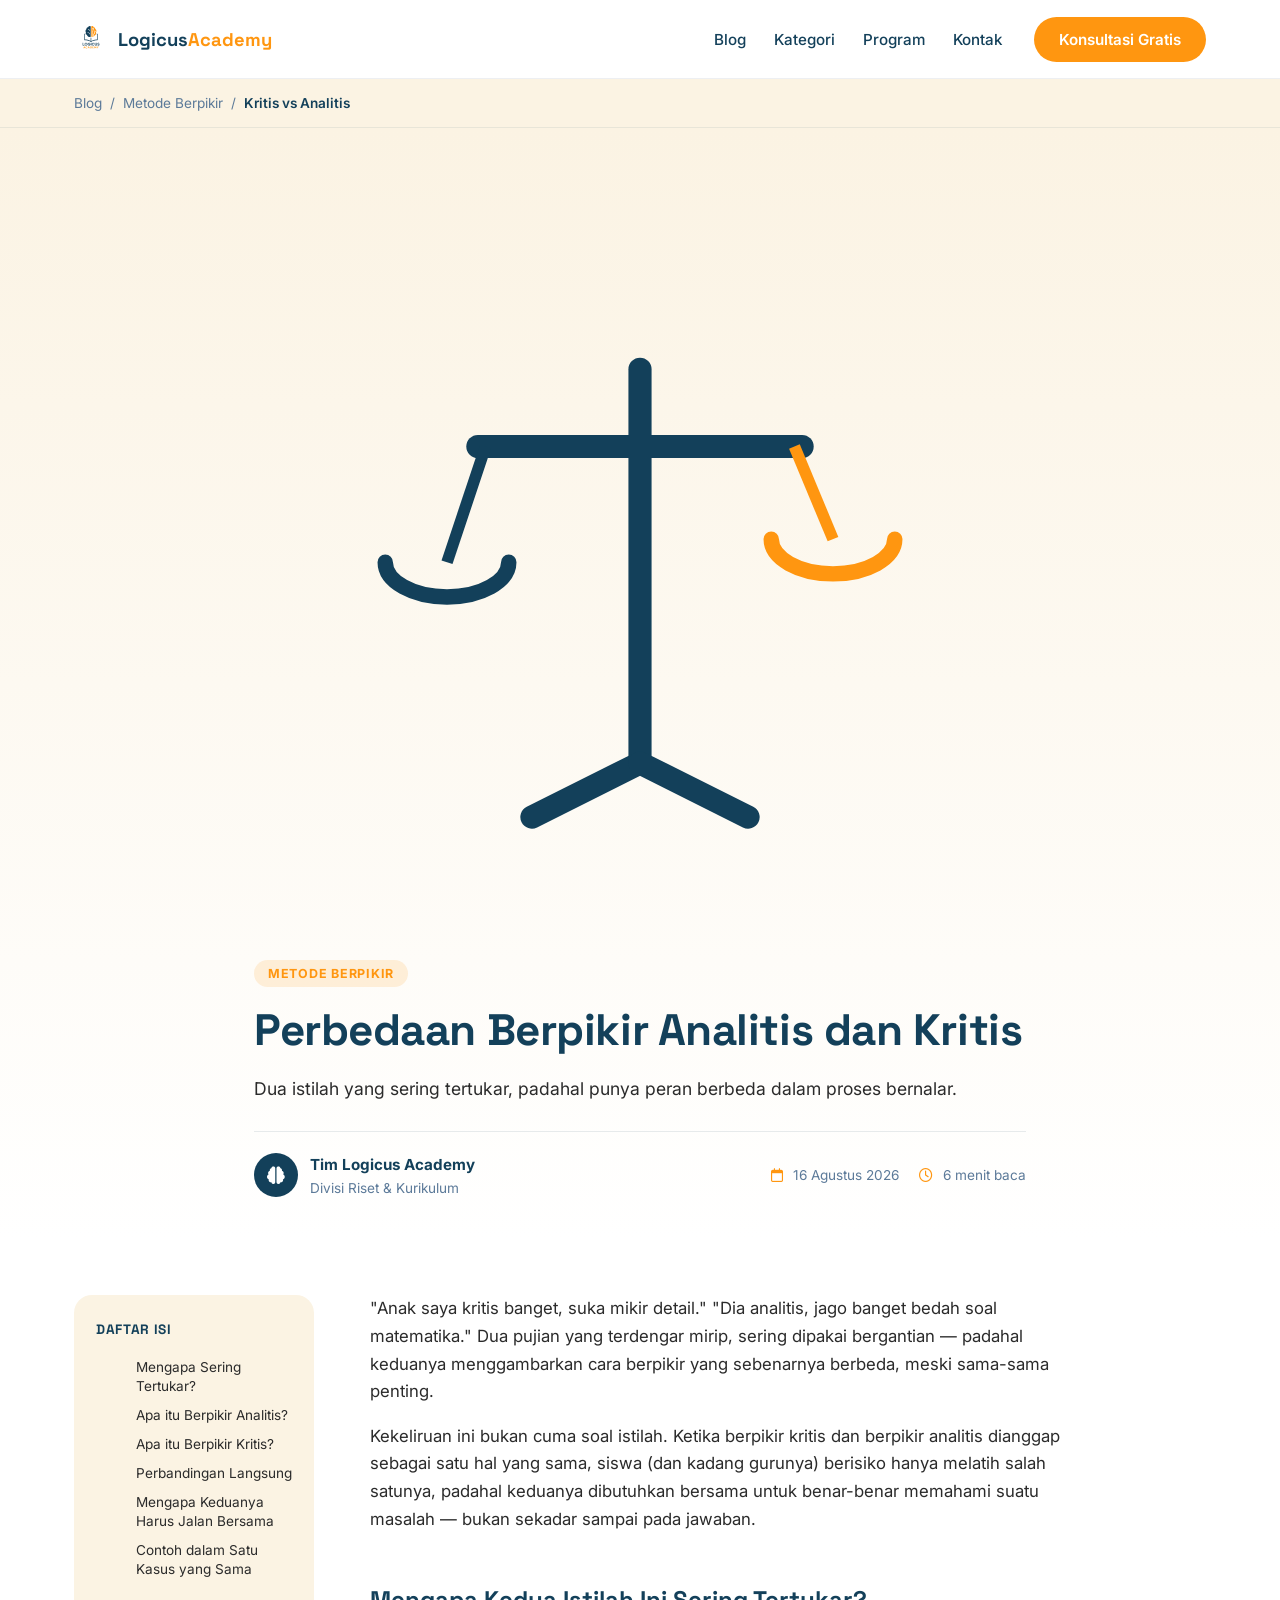
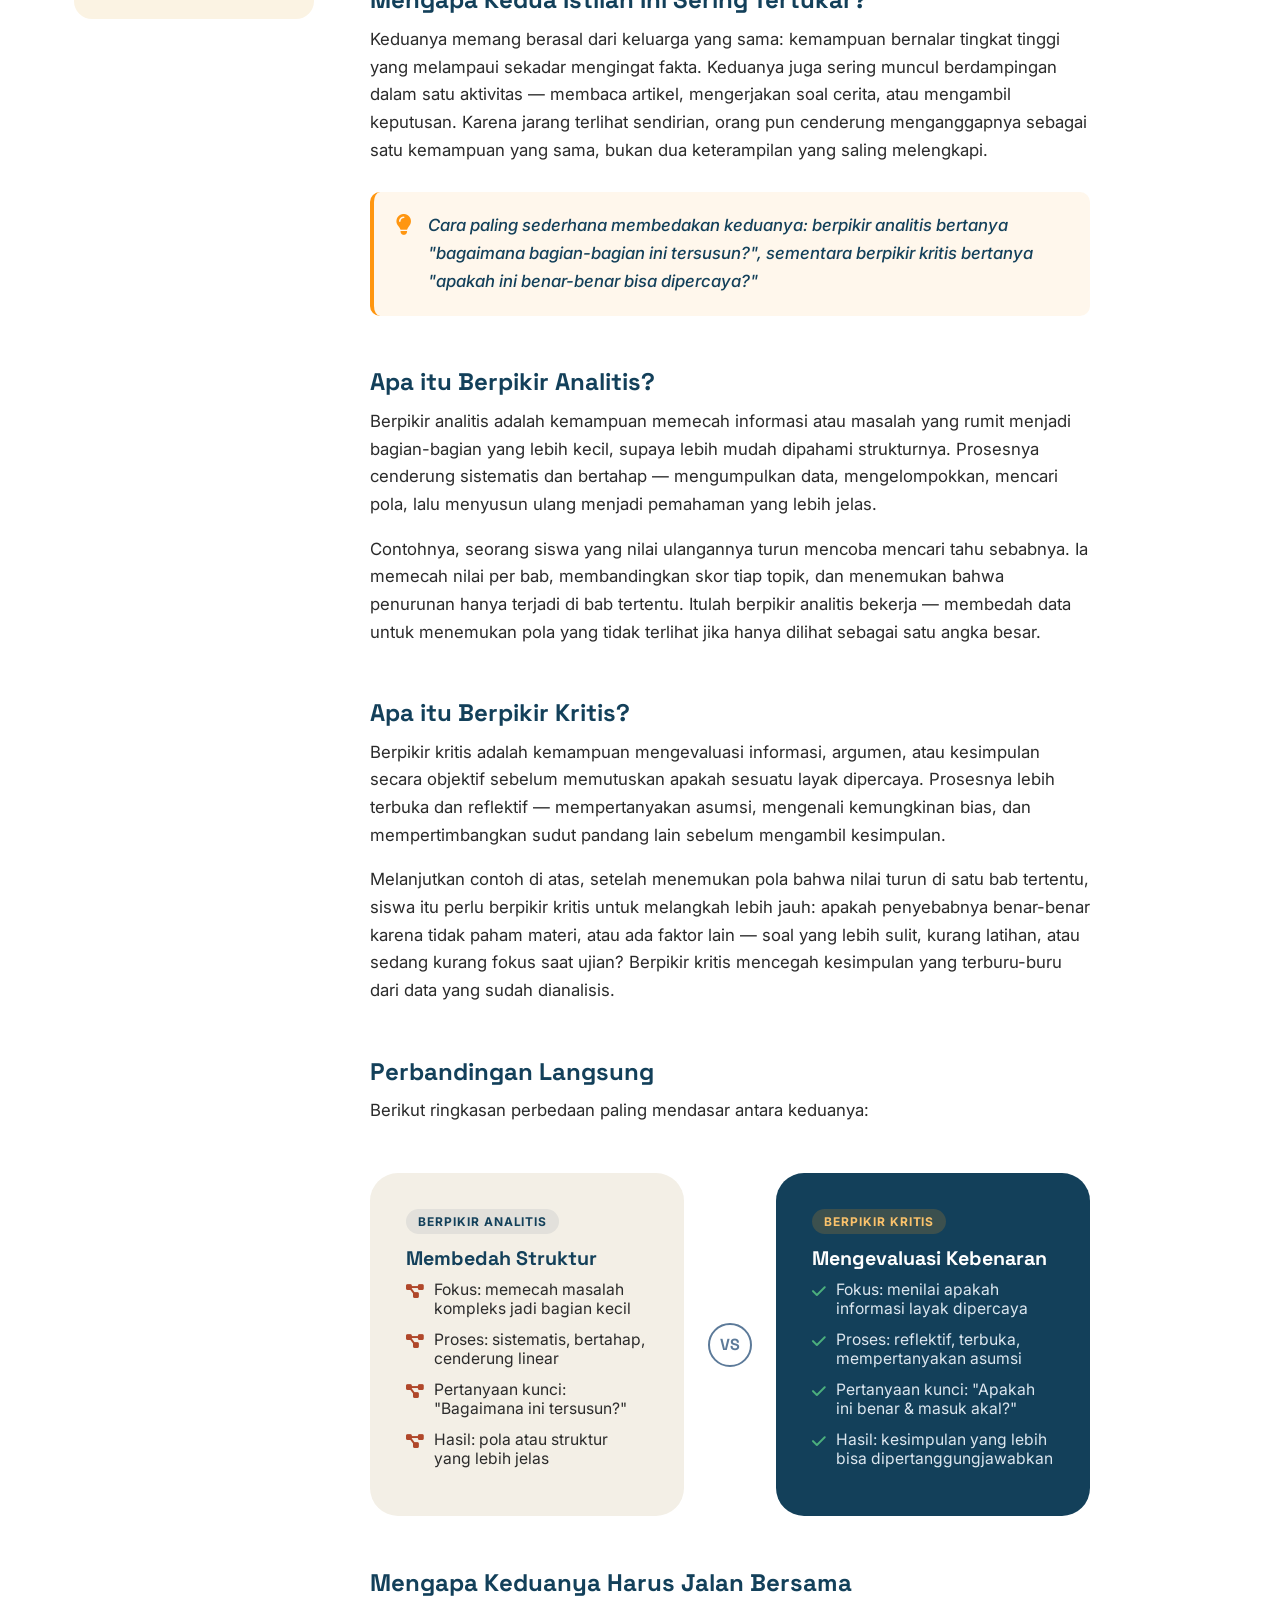
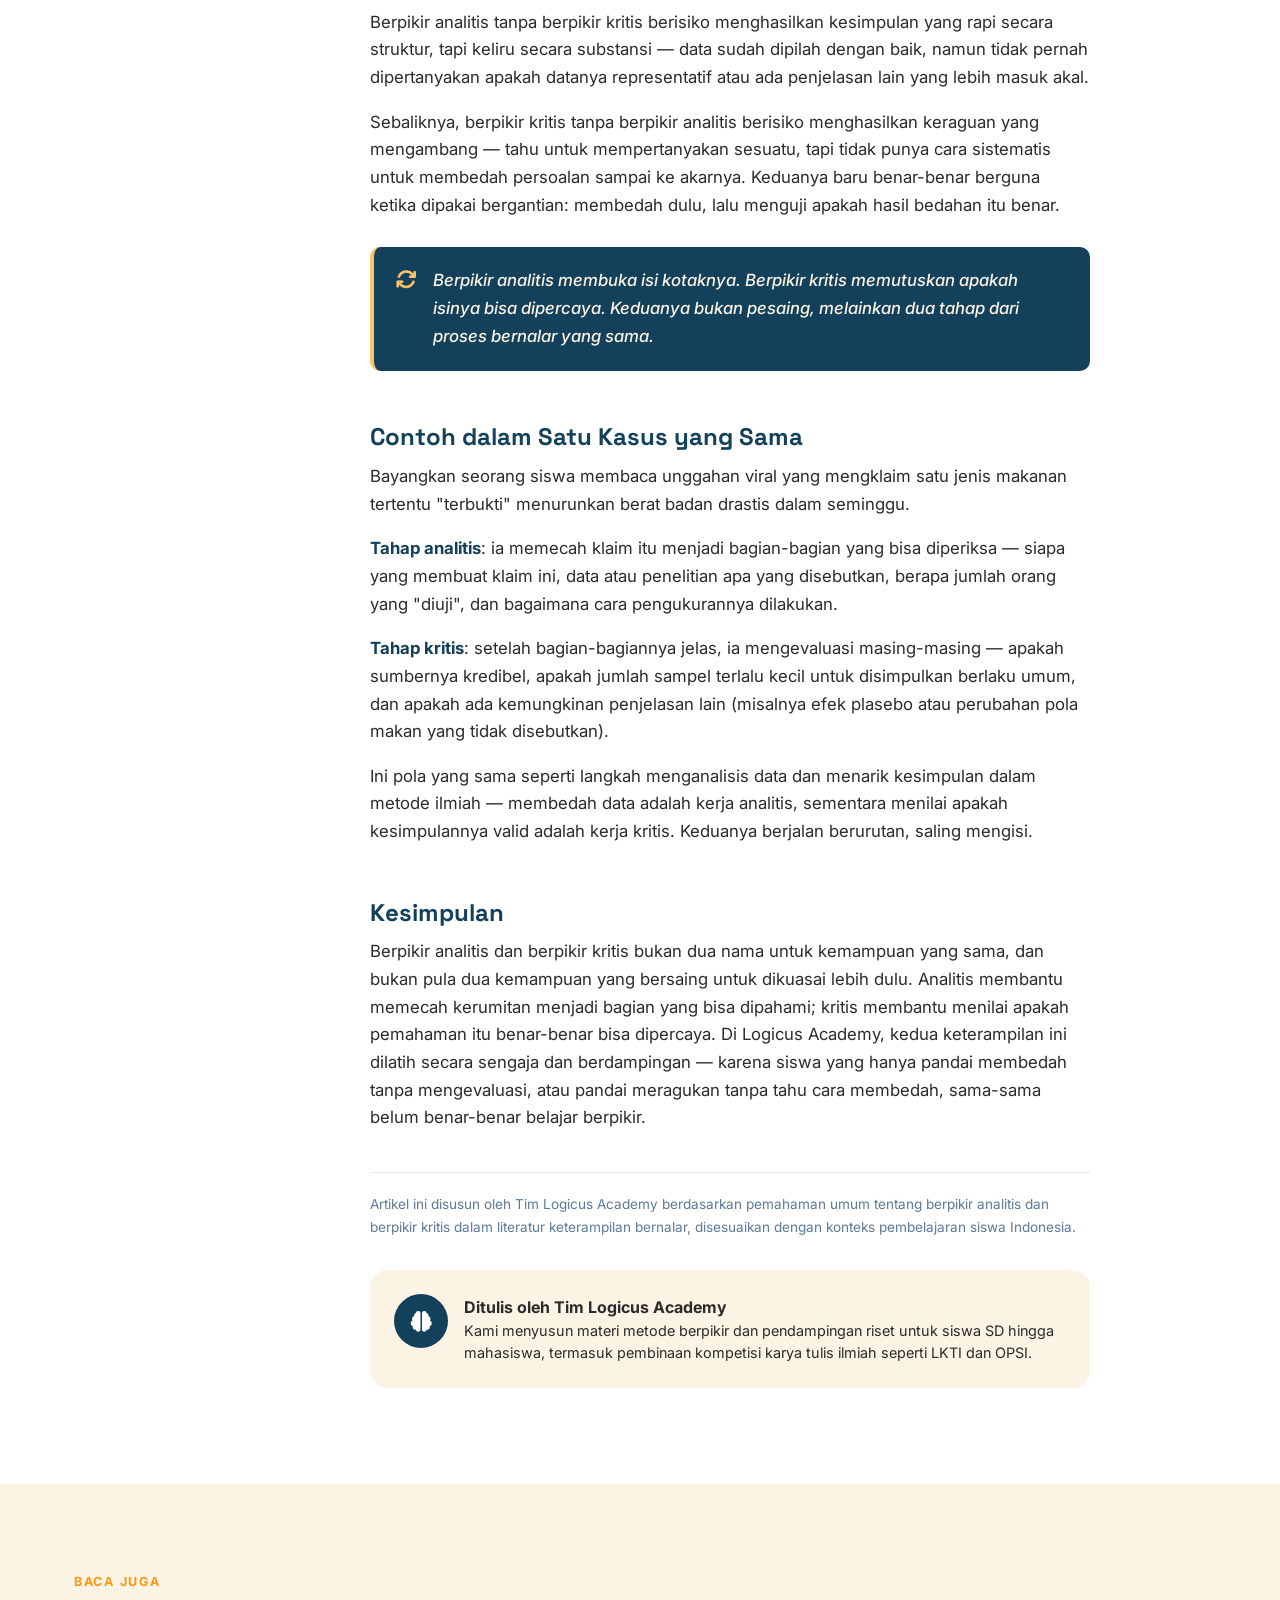
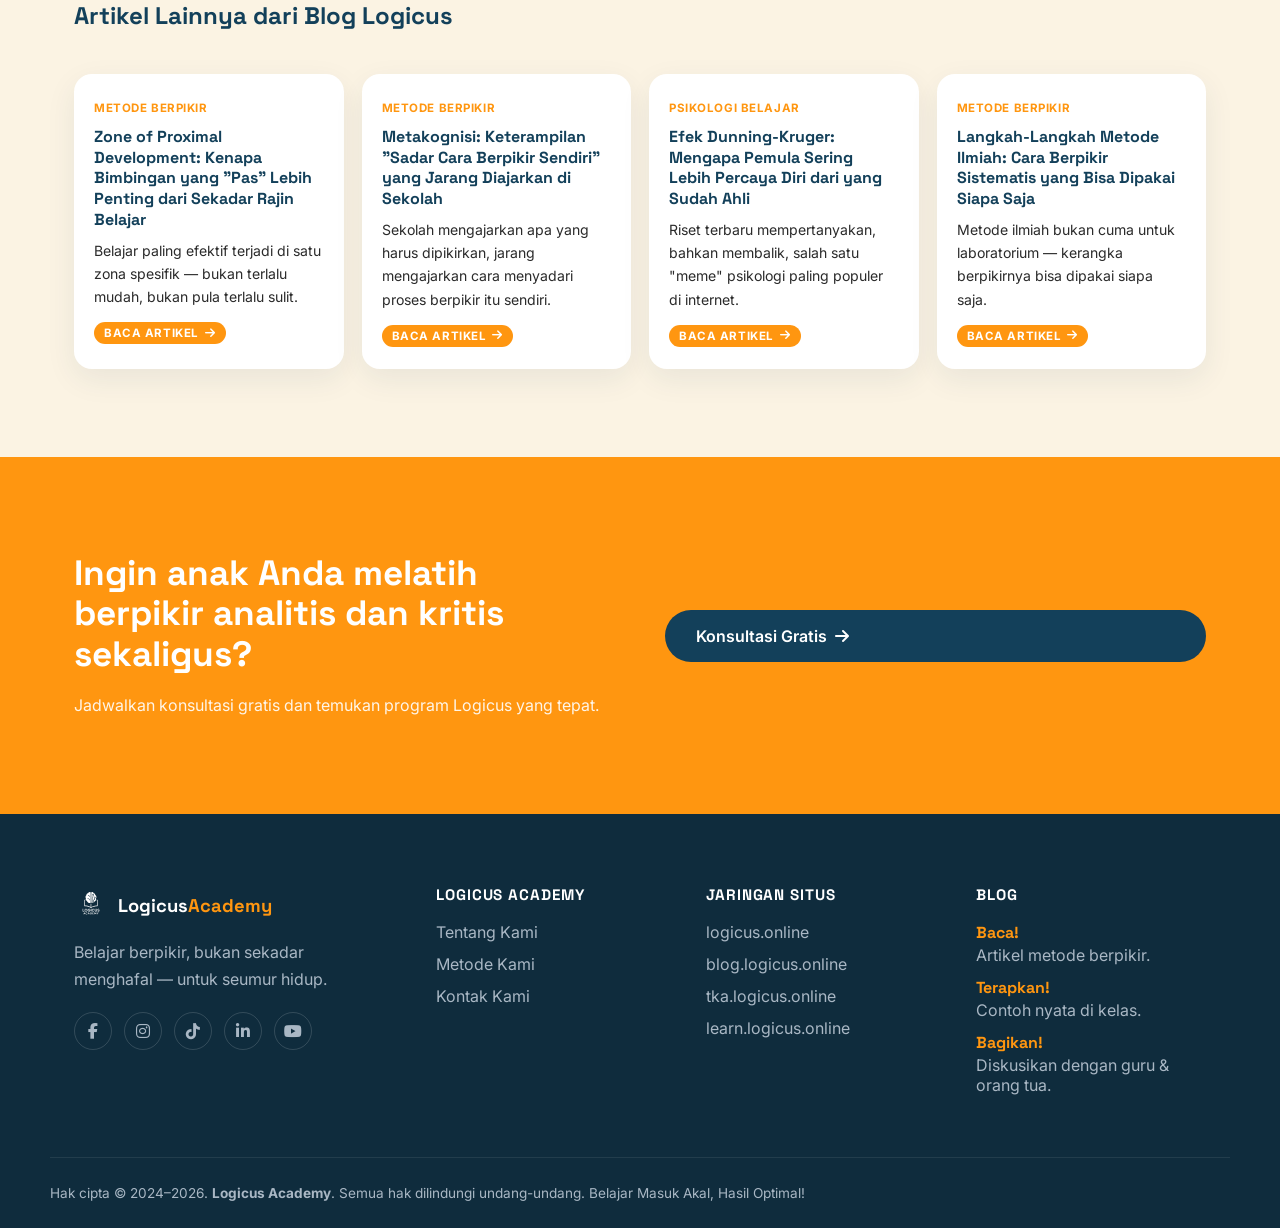
<file: perbedaan-berpikir-analitis-dan-kritis.html>
<!DOCTYPE html>
<html lang="id">
<head>
    <meta charset="UTF-8">
    <meta name="viewport" content="width=device-width, initial-scale=1.0">
    <title>Perbedaan Berpikir Analitis dan Kritis — Blog Logicus Academy</title>
    <meta name="description" content="Berpikir analitis dan berpikir kritis sering dianggap sama, padahal keduanya punya peran berbeda dalam proses bernalar. Pelajari perbedaan dan cara keduanya saling melengkapi — dari Blog Logicus Academy.">
    <link rel="preconnect" href="https://fonts.googleapis.com">
    <link rel="preconnect" href="https://fonts.gstatic.com" crossorigin>
    <link href="https://fonts.googleapis.com/css2?family=Space+Grotesk:wght@500;600;700&family=Inter:wght@400;500;600;700&display=swap" rel="stylesheet">
    <link rel="stylesheet" href="https://cdnjs.cloudflare.com/ajax/libs/font-awesome/6.5.1/css/all.min.css">
    <link rel="stylesheet" href="style.css">
    <link rel="stylesheet" href="blog.css">
</head>
<body>

    <a class="skip-link" href="#main">Langsung ke konten</a>

    <!-- Official vectorized logo (traced 1:1 from master file) reused via <use> -->
    <svg style="position:absolute;width:0;height:0;overflow:hidden" aria-hidden="true">
        <symbol id="logicus-logo-full" viewBox="0 0 500 500">
            <path d="M 306.25,336.00 L 306.00,336.25 L 306.00,363.75 L 306.75,365.00 L 306.75,365.75 L 308.00,368.75 L 310.50,371.75 L 313.25,373.75 L 314.00,373.75 L 315.75,374.75 L 317.00,374.75 L 318.25,375.50 L 326.25,375.50 L 327.50,374.75 L 328.50,374.75 L 329.75,374.00 L 332.25,373.25 L 334.25,371.75 L 336.75,368.75 L 337.00,367.25 L 338.25,365.50 L 338.50,362.00 L 338.75,361.75 L 338.75,336.50 L 338.25,336.00 L 331.00,336.00 L 330.75,336.25 L 330.75,362.00 L 328.75,365.75 L 325.50,368.00 L 319.50,368.00 L 318.25,367.00 L 317.25,366.75 L 315.50,365.25 L 314.00,362.00 L 314.00,360.75 L 313.75,360.50 L 313.75,337.50 L 314.00,336.25 L 313.75,336.00 Z M 248.25,336.00 L 248.00,336.25 L 248.00,374.50 L 248.25,374.75 L 255.75,374.75 L 256.25,374.25 L 256.25,336.50 L 255.75,336.00 Z M 127.75,336.00 L 127.25,336.50 L 127.50,337.75 L 127.25,338.50 L 127.25,344.75 L 127.50,345.00 L 127.50,346.25 L 127.25,346.50 L 127.25,374.25 L 127.75,374.75 L 152.75,374.75 L 153.00,374.50 L 153.00,368.25 L 152.50,367.75 L 135.75,367.75 L 135.00,366.75 L 135.00,337.50 L 135.25,336.50 L 134.75,336.00 Z M 356.00,335.00 L 351.00,337.00 L 347.00,341.00 L 346.00,343.25 L 345.50,345.75 L 345.50,347.75 L 345.75,348.00 L 346.00,350.50 L 347.00,352.75 L 350.00,355.75 L 354.75,357.75 L 355.75,357.75 L 358.00,358.50 L 359.50,358.50 L 362.00,359.75 L 363.00,359.75 L 364.25,360.50 L 366.00,362.50 L 366.00,365.50 L 365.50,366.50 L 363.25,368.50 L 362.00,369.00 L 359.00,369.25 L 358.75,369.00 L 356.75,369.00 L 356.25,368.50 L 355.25,368.25 L 353.75,366.75 L 352.25,364.00 L 345.00,364.00 L 344.75,364.25 L 345.00,367.25 L 346.00,368.50 L 347.00,370.75 L 350.75,373.75 L 352.25,374.00 L 353.25,374.75 L 354.50,374.75 L 355.50,375.50 L 363.00,375.50 L 364.25,374.75 L 365.50,374.75 L 366.25,374.00 L 368.00,373.50 L 369.75,372.50 L 371.50,370.75 L 373.75,367.00 L 373.75,365.25 L 374.00,365.00 L 373.75,359.75 L 372.50,357.25 L 369.75,354.75 L 366.75,353.75 L 365.75,353.00 L 364.50,353.00 L 362.75,352.25 L 361.50,352.25 L 358.75,351.00 L 355.25,350.00 L 353.25,347.50 L 353.25,345.00 L 353.75,343.50 L 355.50,341.75 L 356.75,341.00 L 360.50,340.75 L 361.50,341.50 L 363.50,342.25 L 365.75,345.00 L 366.00,346.25 L 366.75,346.75 L 367.50,346.50 L 373.25,346.50 L 373.50,345.25 L 372.75,344.00 L 372.75,343.00 L 372.00,342.00 L 371.50,340.50 L 370.00,338.75 L 367.75,337.00 L 366.50,336.75 L 365.50,336.00 L 364.75,336.00 L 362.50,335.00 Z M 277.25,335.25 L 276.25,336.00 L 275.50,336.00 L 274.25,336.75 L 272.75,337.00 L 270.00,339.00 L 269.50,339.00 L 267.00,341.25 L 266.75,342.00 L 265.00,344.00 L 264.75,345.00 L 263.25,347.50 L 262.25,351.75 L 262.25,358.50 L 263.00,361.00 L 263.00,362.25 L 263.75,363.25 L 265.00,366.25 L 266.75,368.50 L 269.75,371.50 L 272.75,373.50 L 275.25,374.00 L 276.25,374.75 L 277.50,374.75 L 278.50,375.50 L 286.00,375.50 L 287.25,374.75 L 288.75,374.50 L 289.25,374.00 L 291.00,373.75 L 293.25,372.00 L 294.25,371.75 L 297.50,368.50 L 298.00,367.25 L 299.50,365.50 L 300.25,362.50 L 299.00,362.00 L 292.25,362.25 L 290.00,364.75 L 289.50,365.75 L 288.50,366.00 L 285.25,368.00 L 279.25,368.00 L 278.50,367.75 L 276.25,366.25 L 275.25,366.00 L 272.50,363.25 L 271.75,361.25 L 270.75,359.75 L 270.50,357.25 L 270.25,357.00 L 270.25,353.50 L 271.00,349.75 L 272.50,347.25 L 274.75,344.75 L 275.75,344.50 L 278.25,342.75 L 285.25,342.75 L 288.00,344.50 L 289.50,345.00 L 291.75,348.25 L 292.50,348.75 L 299.50,348.75 L 300.00,348.25 L 299.75,346.50 L 297.50,342.25 L 294.00,338.75 L 291.50,337.00 L 290.00,336.75 L 287.25,335.25 L 286.00,335.25 L 285.75,335.00 Z M 216.75,335.25 L 213.75,336.75 L 212.50,337.00 L 210.25,338.75 L 209.25,339.00 L 206.00,342.50 L 205.75,343.25 L 204.25,345.00 L 204.00,346.50 L 203.25,347.25 L 202.00,351.75 L 202.00,359.25 L 202.50,361.50 L 204.00,364.25 L 204.00,365.25 L 206.00,368.25 L 209.50,371.75 L 210.00,371.75 L 212.75,373.75 L 214.50,374.00 L 215.75,374.75 L 217.00,374.75 L 218.25,375.50 L 225.50,375.50 L 227.00,374.75 L 228.50,374.75 L 229.75,374.00 L 232.25,373.50 L 235.25,371.50 L 238.00,368.75 L 240.75,363.50 L 241.25,359.75 L 241.25,354.00 L 240.50,353.50 L 222.50,353.50 L 222.00,354.00 L 222.00,360.25 L 222.25,360.50 L 232.50,360.50 L 233.00,361.00 L 233.00,361.50 L 232.00,362.50 L 231.75,363.50 L 229.00,366.25 L 226.00,368.00 L 218.50,368.00 L 215.75,366.25 L 214.25,365.75 L 212.00,363.00 L 210.75,360.00 L 210.50,358.25 L 210.00,357.75 L 210.00,352.75 L 210.75,351.50 L 210.75,350.75 L 211.50,349.50 L 211.75,348.25 L 215.00,344.75 L 217.50,343.75 L 218.75,342.75 L 225.00,342.75 L 229.25,345.00 L 232.25,348.50 L 240.25,348.50 L 240.75,348.00 L 240.75,347.50 L 239.50,345.75 L 238.75,343.25 L 234.50,338.75 L 233.50,338.25 L 232.25,337.00 L 230.50,336.75 L 229.50,336.00 L 228.50,336.00 L 227.50,335.25 L 226.50,335.00 Z M 171.50,335.25 L 170.50,336.00 L 169.75,336.00 L 167.75,337.00 L 167.00,337.00 L 164.25,339.00 L 163.75,339.00 L 161.00,341.50 L 158.25,345.25 L 158.00,346.25 L 157.25,347.25 L 157.00,349.50 L 156.25,350.75 L 156.25,352.25 L 155.75,353.75 L 155.75,356.25 L 156.25,358.00 L 156.25,359.75 L 157.00,360.75 L 157.25,363.00 L 158.00,364.50 L 158.75,365.25 L 159.25,366.75 L 164.25,371.75 L 165.25,372.00 L 167.75,373.75 L 169.50,374.00 L 173.00,375.50 L 180.25,375.50 L 181.25,374.75 L 182.50,374.75 L 183.50,374.00 L 185.25,373.75 L 187.50,372.50 L 190.50,370.00 L 191.25,369.75 L 192.00,368.50 L 193.75,366.75 L 194.75,364.50 L 195.75,363.25 L 195.75,362.25 L 196.50,360.00 L 196.50,358.75 L 197.00,357.75 L 197.00,354.50 L 196.50,352.75 L 196.50,351.00 L 195.75,348.00 L 193.50,343.75 L 192.00,342.25 L 191.50,341.25 L 189.25,339.25 L 187.00,338.00 L 186.00,337.00 L 184.25,336.75 L 181.50,335.25 L 180.00,335.25 L 179.75,335.00 Z M 173.00,342.75 L 179.75,342.75 L 184.00,345.00 L 186.00,347.00 L 187.00,349.00 L 187.75,349.75 L 188.75,353.75 L 188.75,357.75 L 187.50,361.50 L 186.75,362.25 L 186.50,363.00 L 183.50,366.00 L 183.00,366.00 L 179.25,368.00 L 173.50,368.00 L 172.50,367.25 L 169.50,366.00 L 166.75,363.50 L 166.50,362.75 L 165.25,361.25 L 164.75,360.00 L 164.50,357.75 L 163.75,356.25 L 163.75,354.00 L 164.50,352.50 L 164.50,351.00 L 165.00,349.25 L 168.50,345.00 Z M 152.00,204.50 L 151.50,292.75 L 155.50,296.75 L 176.75,297.75 L 199.25,301.75 L 218.75,307.75 L 232.75,313.75 L 244.25,320.75 L 250.50,321.75 L 254.50,320.75 L 275.00,309.75 L 292.00,303.75 L 323.50,297.75 L 342.25,297.25 L 346.00,295.50 L 347.50,293.25 L 347.50,205.25 L 344.25,200.75 L 333.25,200.75 L 330.50,209.75 L 338.75,210.50 L 338.50,287.25 L 308.00,290.25 L 290.50,294.25 L 273.25,300.00 L 254.75,309.25 L 253.75,308.75 L 253.75,263.00 L 250.25,259.00 L 248.50,259.00 L 245.50,262.00 L 244.75,309.00 L 220.25,298.00 L 200.25,292.25 L 176.25,288.25 L 160.75,287.25 L 160.50,210.50 L 168.75,208.75 L 165.50,200.50 L 155.75,200.50 Z M 236.25,88.75 L 229.50,89.25 L 228.25,90.00 L 222.75,91.00 L 221.00,92.25 L 218.50,93.00 L 211.25,99.00 L 207.25,105.25 L 200.75,107.00 L 199.75,108.00 L 197.00,109.00 L 194.25,110.75 L 190.00,114.75 L 187.25,118.25 L 185.00,122.50 L 183.00,129.00 L 182.50,135.50 L 177.00,140.25 L 173.00,146.25 L 171.00,150.50 L 170.75,153.25 L 169.25,157.75 L 169.25,167.00 L 171.00,173.75 L 175.00,181.00 L 175.00,182.50 L 173.25,186.25 L 172.75,189.00 L 172.50,195.25 L 173.00,199.25 L 175.25,205.50 L 176.00,206.00 L 177.00,208.50 L 181.25,213.75 L 185.50,217.50 L 189.75,219.75 L 191.75,221.75 L 193.00,226.50 L 196.25,232.75 L 203.50,240.75 L 209.00,244.50 L 213.50,246.75 L 215.50,247.00 L 218.50,248.50 L 223.50,249.00 L 228.75,250.50 L 236.50,250.50 L 241.25,248.75 L 244.00,246.00 L 245.50,241.75 L 245.50,98.25 L 244.75,94.00 L 242.75,91.50 L 238.25,89.00 Z M 199.50,179.75 L 200.50,178.75 L 203.25,178.75 L 206.25,181.75 L 209.25,183.50 L 210.25,183.75 L 211.25,184.50 L 213.75,185.00 L 214.75,185.75 L 217.00,186.50 L 219.00,186.75 L 219.75,187.50 L 223.50,189.00 L 224.00,189.75 L 225.25,190.25 L 227.25,191.75 L 229.75,194.25 L 230.00,195.00 L 231.25,196.25 L 231.75,197.50 L 233.00,199.00 L 233.00,199.75 L 233.75,201.25 L 234.25,203.50 L 235.00,204.75 L 235.00,207.75 L 234.00,209.25 L 233.00,210.00 L 231.25,210.25 L 230.50,210.00 L 229.25,208.75 L 228.00,206.00 L 227.50,203.25 L 226.75,201.75 L 224.75,198.75 L 222.50,196.50 L 218.50,194.00 L 217.50,194.00 L 216.00,193.00 L 214.50,192.75 L 212.75,192.00 L 211.75,192.00 L 208.25,190.25 L 207.00,190.00 L 202.25,187.00 L 199.75,184.50 L 198.75,182.75 L 198.75,181.00 Z M 207.25,133.25 L 210.75,133.25 L 211.75,133.75 L 213.50,133.75 L 216.50,135.50 L 217.75,135.75 L 220.25,137.75 L 220.75,137.75 L 225.25,142.25 L 226.00,143.75 L 227.00,144.75 L 227.00,145.25 L 229.00,148.75 L 229.25,150.50 L 230.00,152.50 L 230.00,153.75 L 230.50,155.00 L 230.50,158.50 L 230.00,159.25 L 230.00,160.00 L 229.25,161.00 L 228.25,161.50 L 226.25,161.50 L 224.75,160.25 L 223.75,157.75 L 223.75,154.75 L 223.00,152.00 L 221.75,150.00 L 221.50,148.75 L 219.75,146.75 L 219.50,146.00 L 217.25,143.75 L 215.00,142.00 L 212.25,141.00 L 211.00,140.00 L 207.00,139.25 L 205.75,138.00 L 205.25,137.00 L 205.25,135.75 L 205.75,134.25 Z" fill="#13405A" fill-rule="evenodd"/>
            <path d="M 335.75,389.25 L 335.75,390.00 L 336.75,391.50 L 337.25,393.00 L 338.75,395.00 L 339.00,396.25 L 340.50,398.00 L 341.25,400.00 L 342.50,401.50 L 343.25,403.50 L 345.00,406.00 L 345.00,416.50 L 345.50,417.00 L 350.50,417.00 L 351.00,416.50 L 351.00,406.00 L 351.75,405.00 L 352.75,402.50 L 353.75,401.50 L 354.75,399.75 L 354.75,399.25 L 357.50,395.25 L 358.75,392.50 L 359.75,391.50 L 360.25,389.50 L 360.00,389.25 L 354.50,389.25 L 354.00,389.50 L 353.00,390.75 L 351.75,393.75 L 351.00,394.50 L 351.00,395.00 L 350.25,396.50 L 349.00,398.00 L 348.75,399.00 L 348.25,399.50 L 347.75,399.50 L 347.00,398.75 L 346.50,397.00 L 344.75,394.50 L 344.75,394.00 L 343.75,392.00 L 343.00,391.25 L 342.50,389.75 L 341.75,389.25 Z M 297.75,390.25 L 297.75,416.25 L 298.25,417.00 L 303.50,417.00 L 303.75,416.75 L 303.75,400.00 L 304.25,399.50 L 305.25,400.25 L 306.00,402.00 L 307.25,403.25 L 308.00,405.00 L 312.00,410.75 L 313.50,410.75 L 314.50,410.00 L 315.75,407.50 L 316.75,406.50 L 317.00,405.50 L 318.75,403.25 L 319.75,401.25 L 321.25,400.25 L 321.75,400.75 L 321.75,416.50 L 322.25,417.00 L 327.50,417.00 L 327.75,416.75 L 327.75,389.50 L 327.50,389.25 L 321.25,389.25 L 319.25,392.00 L 318.75,393.25 L 317.75,394.25 L 316.75,396.50 L 315.50,397.75 L 315.00,399.00 L 313.25,401.25 L 312.75,401.25 L 311.75,400.25 L 310.75,398.25 L 309.75,397.25 L 309.50,396.25 L 307.75,394.25 L 307.50,393.25 L 304.50,389.25 L 298.25,389.25 Z M 271.00,389.25 L 270.25,390.50 L 270.25,416.50 L 271.00,417.00 L 288.50,417.00 L 288.75,416.75 L 288.75,412.00 L 288.25,411.50 L 287.25,411.75 L 284.25,411.75 L 284.00,411.50 L 282.75,411.75 L 280.00,411.75 L 279.75,411.50 L 277.25,411.75 L 276.50,410.75 L 276.50,406.75 L 277.25,406.00 L 287.00,406.00 L 287.50,405.50 L 287.50,401.25 L 287.00,400.75 L 278.50,400.75 L 278.25,401.00 L 277.00,400.75 L 276.50,400.25 L 276.50,395.25 L 277.50,394.25 L 278.25,394.50 L 288.25,394.50 L 288.75,394.00 L 288.75,389.50 L 288.50,389.25 Z M 237.75,389.25 L 237.25,389.75 L 237.25,416.50 L 237.75,417.00 L 250.50,417.00 L 250.75,416.75 L 253.50,416.50 L 255.25,415.25 L 257.00,414.75 L 258.50,413.50 L 260.50,411.00 L 260.75,409.75 L 261.75,408.25 L 262.00,406.25 L 262.50,405.00 L 262.50,400.75 L 261.75,398.00 L 261.00,397.00 L 260.75,395.75 L 260.00,394.50 L 258.00,392.25 L 254.50,390.00 L 253.25,390.00 L 250.75,389.25 Z M 244.25,394.50 L 250.00,394.75 L 252.50,395.75 L 254.75,398.00 L 255.00,399.00 L 256.00,400.50 L 256.25,403.25 L 256.00,403.50 L 255.75,406.50 L 255.00,407.25 L 254.75,408.25 L 251.75,411.00 L 250.00,411.50 L 245.75,411.75 L 245.50,411.50 L 244.00,411.50 L 243.25,410.75 L 243.25,395.25 Z M 213.25,389.25 L 212.25,390.50 L 211.75,393.00 L 211.00,394.00 L 211.00,394.75 L 210.00,396.50 L 209.75,398.25 L 209.00,399.25 L 208.00,401.75 L 208.00,403.00 L 206.25,406.25 L 205.75,408.75 L 204.25,411.50 L 203.75,414.00 L 203.25,414.50 L 202.50,416.50 L 203.00,417.00 L 208.50,417.00 L 209.25,416.25 L 209.75,414.00 L 211.25,411.75 L 221.50,411.75 L 222.75,413.50 L 223.50,416.00 L 224.25,417.00 L 229.75,417.00 L 230.25,416.25 L 229.50,415.25 L 229.50,414.25 L 227.75,410.75 L 227.50,409.00 L 225.75,405.25 L 224.75,402.00 L 223.75,400.75 L 223.50,398.75 L 223.00,398.00 L 222.75,396.75 L 221.75,395.25 L 221.00,392.25 L 220.00,390.75 L 219.75,389.75 L 219.25,389.25 Z M 216.25,397.25 L 217.25,398.25 L 218.00,401.50 L 219.75,405.00 L 219.75,405.50 L 219.00,406.25 L 218.25,406.50 L 213.50,406.25 L 213.00,405.75 L 213.00,405.00 L 213.75,403.75 L 214.00,401.75 L 214.50,401.25 L 215.75,397.75 Z M 149.00,389.50 L 148.00,391.00 L 147.75,392.25 L 147.25,393.00 L 147.00,394.75 L 146.00,396.25 L 145.00,399.00 L 145.00,399.75 L 144.00,401.25 L 143.75,403.00 L 143.25,403.50 L 143.25,404.25 L 141.75,407.50 L 141.00,410.25 L 140.00,411.75 L 140.00,412.75 L 138.50,416.00 L 138.50,416.75 L 138.75,417.00 L 144.25,417.00 L 145.50,414.75 L 146.00,412.75 L 147.25,411.75 L 156.75,411.75 L 158.00,412.75 L 158.25,413.75 L 158.75,414.00 L 159.00,415.75 L 159.50,416.75 L 160.00,417.00 L 165.50,417.00 L 165.75,415.75 L 164.75,414.00 L 164.75,412.75 L 163.00,409.75 L 162.75,407.50 L 160.75,403.75 L 160.75,402.50 L 159.75,401.00 L 158.75,398.50 L 158.75,397.50 L 157.75,396.00 L 157.25,394.00 L 156.75,393.25 L 156.75,392.25 L 156.00,391.25 L 155.50,389.75 L 154.75,389.25 L 149.50,389.25 Z M 151.75,397.50 L 152.25,397.50 L 153.00,398.25 L 153.25,400.50 L 155.00,404.00 L 155.25,405.75 L 154.50,406.50 L 153.25,406.25 L 151.00,406.50 L 150.75,406.25 L 149.25,406.25 L 148.75,405.75 L 149.75,402.00 L 150.75,400.50 L 151.00,398.50 Z M 178.00,390.00 L 175.25,391.75 L 173.25,393.75 L 171.75,396.75 L 171.00,397.50 L 170.75,400.25 L 170.50,400.50 L 170.50,406.00 L 171.00,407.50 L 171.00,408.75 L 172.75,411.25 L 173.25,412.50 L 175.25,414.50 L 178.75,416.75 L 182.00,417.00 L 183.75,417.75 L 186.25,417.75 L 188.75,417.00 L 191.00,416.75 L 193.25,415.00 L 194.00,414.75 L 195.75,413.00 L 197.00,410.25 L 197.50,409.75 L 197.50,408.75 L 197.25,408.50 L 196.75,408.75 L 191.25,408.75 L 189.25,411.00 L 188.75,411.00 L 187.00,412.00 L 183.00,412.00 L 181.50,411.50 L 178.75,409.50 L 176.75,406.25 L 176.75,404.50 L 176.50,404.25 L 176.75,400.00 L 178.00,397.75 L 179.75,395.75 L 181.00,395.00 L 182.75,394.75 L 183.50,394.25 L 185.50,394.25 L 188.00,395.00 L 189.25,395.75 L 191.75,398.25 L 197.00,398.25 L 197.50,397.75 L 197.50,397.25 L 196.00,395.00 L 195.75,394.00 L 194.00,392.00 L 191.50,390.00 L 190.75,390.00 L 189.50,389.25 L 188.50,389.25 L 187.25,388.75 L 182.50,388.75 L 181.50,389.25 L 180.00,389.25 L 179.25,389.75 Z M 304.25,163.00 L 301.75,164.25 L 300.00,165.75 L 299.25,168.25 L 299.50,171.50 L 301.00,173.75 L 302.50,174.75 L 307.25,174.75 L 309.25,173.25 L 310.75,171.00 L 310.75,169.50 L 311.00,169.25 L 310.75,167.50 L 310.00,166.75 L 309.50,165.25 L 308.00,164.00 L 306.25,163.25 Z M 278.50,122.00 L 276.75,123.25 L 275.25,126.50 L 275.25,128.50 L 276.00,130.25 L 278.25,132.75 L 279.25,133.25 L 282.75,133.25 L 283.50,133.00 L 285.75,131.25 L 285.75,130.75 L 286.75,129.25 L 286.75,125.50 L 285.75,123.50 L 284.00,122.00 L 283.25,121.75 Z M 262.25,88.75 L 257.75,90.50 L 254.00,95.75 L 254.00,243.00 L 256.75,247.50 L 263.00,250.50 L 264.00,250.00 L 264.00,172.50 L 266.75,165.50 L 275.75,155.00 L 277.75,150.75 L 277.75,140.00 L 273.50,137.75 L 268.75,130.75 L 268.75,124.00 L 274.25,116.50 L 283.00,114.50 L 287.75,116.25 L 291.00,119.25 L 294.00,126.75 L 291.25,135.25 L 284.25,140.50 L 283.75,155.25 L 274.25,167.25 L 271.00,173.75 L 271.00,250.00 L 280.25,248.50 L 282.50,246.75 L 282.50,212.50 L 284.25,207.25 L 289.00,202.00 L 299.25,196.00 L 301.75,192.00 L 301.75,182.00 L 294.25,176.25 L 292.00,169.75 L 294.00,163.00 L 300.75,157.00 L 309.25,157.00 L 315.00,161.25 L 317.00,165.00 L 317.50,170.50 L 314.75,177.75 L 308.75,182.00 L 308.75,193.25 L 307.00,197.75 L 303.25,201.75 L 292.25,208.25 L 290.00,211.25 L 290.25,244.00 L 299.50,236.25 L 304.75,224.50 L 314.50,218.75 L 318.75,214.50 L 322.75,207.75 L 325.25,198.50 L 325.25,189.75 L 323.50,181.75 L 328.75,172.00 L 329.75,161.00 L 326.75,148.25 L 322.50,141.25 L 312.50,132.50 L 311.50,123.50 L 306.75,114.75 L 299.50,109.00 L 291.50,106.50 L 285.50,97.50 L 280.00,93.25 L 269.25,89.00 Z" fill="#FF9610" fill-rule="evenodd"/>
        </symbol>
        <symbol id="logicus-logo-white" viewBox="0 0 500 500">
            <path d="M 306.25,336.00 L 306.00,336.25 L 306.00,363.75 L 306.75,365.00 L 306.75,365.75 L 308.00,368.75 L 310.50,371.75 L 313.25,373.75 L 314.00,373.75 L 315.75,374.75 L 317.00,374.75 L 318.25,375.50 L 326.25,375.50 L 327.50,374.75 L 328.50,374.75 L 329.75,374.00 L 332.25,373.25 L 334.25,371.75 L 336.75,368.75 L 337.00,367.25 L 338.25,365.50 L 338.50,362.00 L 338.75,361.75 L 338.75,336.50 L 338.25,336.00 L 331.00,336.00 L 330.75,336.25 L 330.75,362.00 L 328.75,365.75 L 325.50,368.00 L 319.50,368.00 L 318.25,367.00 L 317.25,366.75 L 315.50,365.25 L 314.00,362.00 L 314.00,360.75 L 313.75,360.50 L 313.75,337.50 L 314.00,336.25 L 313.75,336.00 Z M 248.25,336.00 L 248.00,336.25 L 248.00,374.50 L 248.25,374.75 L 255.75,374.75 L 256.25,374.25 L 256.25,336.50 L 255.75,336.00 Z M 127.75,336.00 L 127.25,336.50 L 127.50,337.75 L 127.25,338.50 L 127.25,344.75 L 127.50,345.00 L 127.50,346.25 L 127.25,346.50 L 127.25,374.25 L 127.75,374.75 L 152.75,374.75 L 153.00,374.50 L 153.00,368.25 L 152.50,367.75 L 135.75,367.75 L 135.00,366.75 L 135.00,337.50 L 135.25,336.50 L 134.75,336.00 Z M 356.00,335.00 L 351.00,337.00 L 347.00,341.00 L 346.00,343.25 L 345.50,345.75 L 345.50,347.75 L 345.75,348.00 L 346.00,350.50 L 347.00,352.75 L 350.00,355.75 L 354.75,357.75 L 355.75,357.75 L 358.00,358.50 L 359.50,358.50 L 362.00,359.75 L 363.00,359.75 L 364.25,360.50 L 366.00,362.50 L 366.00,365.50 L 365.50,366.50 L 363.25,368.50 L 362.00,369.00 L 359.00,369.25 L 358.75,369.00 L 356.75,369.00 L 356.25,368.50 L 355.25,368.25 L 353.75,366.75 L 352.25,364.00 L 345.00,364.00 L 344.75,364.25 L 345.00,367.25 L 346.00,368.50 L 347.00,370.75 L 350.75,373.75 L 352.25,374.00 L 353.25,374.75 L 354.50,374.75 L 355.50,375.50 L 363.00,375.50 L 364.25,374.75 L 365.50,374.75 L 366.25,374.00 L 368.00,373.50 L 369.75,372.50 L 371.50,370.75 L 373.75,367.00 L 373.75,365.25 L 374.00,365.00 L 373.75,359.75 L 372.50,357.25 L 369.75,354.75 L 366.75,353.75 L 365.75,353.00 L 364.50,353.00 L 362.75,352.25 L 361.50,352.25 L 358.75,351.00 L 355.25,350.00 L 353.25,347.50 L 353.25,345.00 L 353.75,343.50 L 355.50,341.75 L 356.75,341.00 L 360.50,340.75 L 361.50,341.50 L 363.50,342.25 L 365.75,345.00 L 366.00,346.25 L 366.75,346.75 L 367.50,346.50 L 373.25,346.50 L 373.50,345.25 L 372.75,344.00 L 372.75,343.00 L 372.00,342.00 L 371.50,340.50 L 370.00,338.75 L 367.75,337.00 L 366.50,336.75 L 365.50,336.00 L 364.75,336.00 L 362.50,335.00 Z M 277.25,335.25 L 276.25,336.00 L 275.50,336.00 L 274.25,336.75 L 272.75,337.00 L 270.00,339.00 L 269.50,339.00 L 267.00,341.25 L 266.75,342.00 L 265.00,344.00 L 264.75,345.00 L 263.25,347.50 L 262.25,351.75 L 262.25,358.50 L 263.00,361.00 L 263.00,362.25 L 263.75,363.25 L 265.00,366.25 L 266.75,368.50 L 269.75,371.50 L 272.75,373.50 L 275.25,374.00 L 276.25,374.75 L 277.50,374.75 L 278.50,375.50 L 286.00,375.50 L 287.25,374.75 L 288.75,374.50 L 289.25,374.00 L 291.00,373.75 L 293.25,372.00 L 294.25,371.75 L 297.50,368.50 L 298.00,367.25 L 299.50,365.50 L 300.25,362.50 L 299.00,362.00 L 292.25,362.25 L 290.00,364.75 L 289.50,365.75 L 288.50,366.00 L 285.25,368.00 L 279.25,368.00 L 278.50,367.75 L 276.25,366.25 L 275.25,366.00 L 272.50,363.25 L 271.75,361.25 L 270.75,359.75 L 270.50,357.25 L 270.25,357.00 L 270.25,353.50 L 271.00,349.75 L 272.50,347.25 L 274.75,344.75 L 275.75,344.50 L 278.25,342.75 L 285.25,342.75 L 288.00,344.50 L 289.50,345.00 L 291.75,348.25 L 292.50,348.75 L 299.50,348.75 L 300.00,348.25 L 299.75,346.50 L 297.50,342.25 L 294.00,338.75 L 291.50,337.00 L 290.00,336.75 L 287.25,335.25 L 286.00,335.25 L 285.75,335.00 Z M 216.75,335.25 L 213.75,336.75 L 212.50,337.00 L 210.25,338.75 L 209.25,339.00 L 206.00,342.50 L 205.75,343.25 L 204.25,345.00 L 204.00,346.50 L 203.25,347.25 L 202.00,351.75 L 202.00,359.25 L 202.50,361.50 L 204.00,364.25 L 204.00,365.25 L 206.00,368.25 L 209.50,371.75 L 210.00,371.75 L 212.75,373.75 L 214.50,374.00 L 215.75,374.75 L 217.00,374.75 L 218.25,375.50 L 225.50,375.50 L 227.00,374.75 L 228.50,374.75 L 229.75,374.00 L 232.25,373.50 L 235.25,371.50 L 238.00,368.75 L 240.75,363.50 L 241.25,359.75 L 241.25,354.00 L 240.50,353.50 L 222.50,353.50 L 222.00,354.00 L 222.00,360.25 L 222.25,360.50 L 232.50,360.50 L 233.00,361.00 L 233.00,361.50 L 232.00,362.50 L 231.75,363.50 L 229.00,366.25 L 226.00,368.00 L 218.50,368.00 L 215.75,366.25 L 214.25,365.75 L 212.00,363.00 L 210.75,360.00 L 210.50,358.25 L 210.00,357.75 L 210.00,352.75 L 210.75,351.50 L 210.75,350.75 L 211.50,349.50 L 211.75,348.25 L 215.00,344.75 L 217.50,343.75 L 218.75,342.75 L 225.00,342.75 L 229.25,345.00 L 232.25,348.50 L 240.25,348.50 L 240.75,348.00 L 240.75,347.50 L 239.50,345.75 L 238.75,343.25 L 234.50,338.75 L 233.50,338.25 L 232.25,337.00 L 230.50,336.75 L 229.50,336.00 L 228.50,336.00 L 227.50,335.25 L 226.50,335.00 Z M 171.50,335.25 L 170.50,336.00 L 169.75,336.00 L 167.75,337.00 L 167.00,337.00 L 164.25,339.00 L 163.75,339.00 L 161.00,341.50 L 158.25,345.25 L 158.00,346.25 L 157.25,347.25 L 157.00,349.50 L 156.25,350.75 L 156.25,352.25 L 155.75,353.75 L 155.75,356.25 L 156.25,358.00 L 156.25,359.75 L 157.00,360.75 L 157.25,363.00 L 158.00,364.50 L 158.75,365.25 L 159.25,366.75 L 164.25,371.75 L 165.25,372.00 L 167.75,373.75 L 169.50,374.00 L 173.00,375.50 L 180.25,375.50 L 181.25,374.75 L 182.50,374.75 L 183.50,374.00 L 185.25,373.75 L 187.50,372.50 L 190.50,370.00 L 191.25,369.75 L 192.00,368.50 L 193.75,366.75 L 194.75,364.50 L 195.75,363.25 L 195.75,362.25 L 196.50,360.00 L 196.50,358.75 L 197.00,357.75 L 197.00,354.50 L 196.50,352.75 L 196.50,351.00 L 195.75,348.00 L 193.50,343.75 L 192.00,342.25 L 191.50,341.25 L 189.25,339.25 L 187.00,338.00 L 186.00,337.00 L 184.25,336.75 L 181.50,335.25 L 180.00,335.25 L 179.75,335.00 Z M 173.00,342.75 L 179.75,342.75 L 184.00,345.00 L 186.00,347.00 L 187.00,349.00 L 187.75,349.75 L 188.75,353.75 L 188.75,357.75 L 187.50,361.50 L 186.75,362.25 L 186.50,363.00 L 183.50,366.00 L 183.00,366.00 L 179.25,368.00 L 173.50,368.00 L 172.50,367.25 L 169.50,366.00 L 166.75,363.50 L 166.50,362.75 L 165.25,361.25 L 164.75,360.00 L 164.50,357.75 L 163.75,356.25 L 163.75,354.00 L 164.50,352.50 L 164.50,351.00 L 165.00,349.25 L 168.50,345.00 Z M 152.00,204.50 L 151.50,292.75 L 155.50,296.75 L 176.75,297.75 L 199.25,301.75 L 218.75,307.75 L 232.75,313.75 L 244.25,320.75 L 250.50,321.75 L 254.50,320.75 L 275.00,309.75 L 292.00,303.75 L 323.50,297.75 L 342.25,297.25 L 346.00,295.50 L 347.50,293.25 L 347.50,205.25 L 344.25,200.75 L 333.25,200.75 L 330.50,209.75 L 338.75,210.50 L 338.50,287.25 L 308.00,290.25 L 290.50,294.25 L 273.25,300.00 L 254.75,309.25 L 253.75,308.75 L 253.75,263.00 L 250.25,259.00 L 248.50,259.00 L 245.50,262.00 L 244.75,309.00 L 220.25,298.00 L 200.25,292.25 L 176.25,288.25 L 160.75,287.25 L 160.50,210.50 L 168.75,208.75 L 165.50,200.50 L 155.75,200.50 Z M 236.25,88.75 L 229.50,89.25 L 228.25,90.00 L 222.75,91.00 L 221.00,92.25 L 218.50,93.00 L 211.25,99.00 L 207.25,105.25 L 200.75,107.00 L 199.75,108.00 L 197.00,109.00 L 194.25,110.75 L 190.00,114.75 L 187.25,118.25 L 185.00,122.50 L 183.00,129.00 L 182.50,135.50 L 177.00,140.25 L 173.00,146.25 L 171.00,150.50 L 170.75,153.25 L 169.25,157.75 L 169.25,167.00 L 171.00,173.75 L 175.00,181.00 L 175.00,182.50 L 173.25,186.25 L 172.75,189.00 L 172.50,195.25 L 173.00,199.25 L 175.25,205.50 L 176.00,206.00 L 177.00,208.50 L 181.25,213.75 L 185.50,217.50 L 189.75,219.75 L 191.75,221.75 L 193.00,226.50 L 196.25,232.75 L 203.50,240.75 L 209.00,244.50 L 213.50,246.75 L 215.50,247.00 L 218.50,248.50 L 223.50,249.00 L 228.75,250.50 L 236.50,250.50 L 241.25,248.75 L 244.00,246.00 L 245.50,241.75 L 245.50,98.25 L 244.75,94.00 L 242.75,91.50 L 238.25,89.00 Z M 199.50,179.75 L 200.50,178.75 L 203.25,178.75 L 206.25,181.75 L 209.25,183.50 L 210.25,183.75 L 211.25,184.50 L 213.75,185.00 L 214.75,185.75 L 217.00,186.50 L 219.00,186.75 L 219.75,187.50 L 223.50,189.00 L 224.00,189.75 L 225.25,190.25 L 227.25,191.75 L 229.75,194.25 L 230.00,195.00 L 231.25,196.25 L 231.75,197.50 L 233.00,199.00 L 233.00,199.75 L 233.75,201.25 L 234.25,203.50 L 235.00,204.75 L 235.00,207.75 L 234.00,209.25 L 233.00,210.00 L 231.25,210.25 L 230.50,210.00 L 229.25,208.75 L 228.00,206.00 L 227.50,203.25 L 226.75,201.75 L 224.75,198.75 L 222.50,196.50 L 218.50,194.00 L 217.50,194.00 L 216.00,193.00 L 214.50,192.75 L 212.75,192.00 L 211.75,192.00 L 208.25,190.25 L 207.00,190.00 L 202.25,187.00 L 199.75,184.50 L 198.75,182.75 L 198.75,181.00 Z M 207.25,133.25 L 210.75,133.25 L 211.75,133.75 L 213.50,133.75 L 216.50,135.50 L 217.75,135.75 L 220.25,137.75 L 220.75,137.75 L 225.25,142.25 L 226.00,143.75 L 227.00,144.75 L 227.00,145.25 L 229.00,148.75 L 229.25,150.50 L 230.00,152.50 L 230.00,153.75 L 230.50,155.00 L 230.50,158.50 L 230.00,159.25 L 230.00,160.00 L 229.25,161.00 L 228.25,161.50 L 226.25,161.50 L 224.75,160.25 L 223.75,157.75 L 223.75,154.75 L 223.00,152.00 L 221.75,150.00 L 221.50,148.75 L 219.75,146.75 L 219.50,146.00 L 217.25,143.75 L 215.00,142.00 L 212.25,141.00 L 211.00,140.00 L 207.00,139.25 L 205.75,138.00 L 205.25,137.00 L 205.25,135.75 L 205.75,134.25 Z" fill="#FFFFFF" fill-rule="evenodd"/>
            <path d="M 335.75,389.25 L 335.75,390.00 L 336.75,391.50 L 337.25,393.00 L 338.75,395.00 L 339.00,396.25 L 340.50,398.00 L 341.25,400.00 L 342.50,401.50 L 343.25,403.50 L 345.00,406.00 L 345.00,416.50 L 345.50,417.00 L 350.50,417.00 L 351.00,416.50 L 351.00,406.00 L 351.75,405.00 L 352.75,402.50 L 353.75,401.50 L 354.75,399.75 L 354.75,399.25 L 357.50,395.25 L 358.75,392.50 L 359.75,391.50 L 360.25,389.50 L 360.00,389.25 L 354.50,389.25 L 354.00,389.50 L 353.00,390.75 L 351.75,393.75 L 351.00,394.50 L 351.00,395.00 L 350.25,396.50 L 349.00,398.00 L 348.75,399.00 L 348.25,399.50 L 347.75,399.50 L 347.00,398.75 L 346.50,397.00 L 344.75,394.50 L 344.75,394.00 L 343.75,392.00 L 343.00,391.25 L 342.50,389.75 L 341.75,389.25 Z M 297.75,390.25 L 297.75,416.25 L 298.25,417.00 L 303.50,417.00 L 303.75,416.75 L 303.75,400.00 L 304.25,399.50 L 305.25,400.25 L 306.00,402.00 L 307.25,403.25 L 308.00,405.00 L 312.00,410.75 L 313.50,410.75 L 314.50,410.00 L 315.75,407.50 L 316.75,406.50 L 317.00,405.50 L 318.75,403.25 L 319.75,401.25 L 321.25,400.25 L 321.75,400.75 L 321.75,416.50 L 322.25,417.00 L 327.50,417.00 L 327.75,416.75 L 327.75,389.50 L 327.50,389.25 L 321.25,389.25 L 319.25,392.00 L 318.75,393.25 L 317.75,394.25 L 316.75,396.50 L 315.50,397.75 L 315.00,399.00 L 313.25,401.25 L 312.75,401.25 L 311.75,400.25 L 310.75,398.25 L 309.75,397.25 L 309.50,396.25 L 307.75,394.25 L 307.50,393.25 L 304.50,389.25 L 298.25,389.25 Z M 271.00,389.25 L 270.25,390.50 L 270.25,416.50 L 271.00,417.00 L 288.50,417.00 L 288.75,416.75 L 288.75,412.00 L 288.25,411.50 L 287.25,411.75 L 284.25,411.75 L 284.00,411.50 L 282.75,411.75 L 280.00,411.75 L 279.75,411.50 L 277.25,411.75 L 276.50,410.75 L 276.50,406.75 L 277.25,406.00 L 287.00,406.00 L 287.50,405.50 L 287.50,401.25 L 287.00,400.75 L 278.50,400.75 L 278.25,401.00 L 277.00,400.75 L 276.50,400.25 L 276.50,395.25 L 277.50,394.25 L 278.25,394.50 L 288.25,394.50 L 288.75,394.00 L 288.75,389.50 L 288.50,389.25 Z M 237.75,389.25 L 237.25,389.75 L 237.25,416.50 L 237.75,417.00 L 250.50,417.00 L 250.75,416.75 L 253.50,416.50 L 255.25,415.25 L 257.00,414.75 L 258.50,413.50 L 260.50,411.00 L 260.75,409.75 L 261.75,408.25 L 262.00,406.25 L 262.50,405.00 L 262.50,400.75 L 261.75,398.00 L 261.00,397.00 L 260.75,395.75 L 260.00,394.50 L 258.00,392.25 L 254.50,390.00 L 253.25,390.00 L 250.75,389.25 Z M 244.25,394.50 L 250.00,394.75 L 252.50,395.75 L 254.75,398.00 L 255.00,399.00 L 256.00,400.50 L 256.25,403.25 L 256.00,403.50 L 255.75,406.50 L 255.00,407.25 L 254.75,408.25 L 251.75,411.00 L 250.00,411.50 L 245.75,411.75 L 245.50,411.50 L 244.00,411.50 L 243.25,410.75 L 243.25,395.25 Z M 213.25,389.25 L 212.25,390.50 L 211.75,393.00 L 211.00,394.00 L 211.00,394.75 L 210.00,396.50 L 209.75,398.25 L 209.00,399.25 L 208.00,401.75 L 208.00,403.00 L 206.25,406.25 L 205.75,408.75 L 204.25,411.50 L 203.75,414.00 L 203.25,414.50 L 202.50,416.50 L 203.00,417.00 L 208.50,417.00 L 209.25,416.25 L 209.75,414.00 L 211.25,411.75 L 221.50,411.75 L 222.75,413.50 L 223.50,416.00 L 224.25,417.00 L 229.75,417.00 L 230.25,416.25 L 229.50,415.25 L 229.50,414.25 L 227.75,410.75 L 227.50,409.00 L 225.75,405.25 L 224.75,402.00 L 223.75,400.75 L 223.50,398.75 L 223.00,398.00 L 222.75,396.75 L 221.75,395.25 L 221.00,392.25 L 220.00,390.75 L 219.75,389.75 L 219.25,389.25 Z M 216.25,397.25 L 217.25,398.25 L 218.00,401.50 L 219.75,405.00 L 219.75,405.50 L 219.00,406.25 L 218.25,406.50 L 213.50,406.25 L 213.00,405.75 L 213.00,405.00 L 213.75,403.75 L 214.00,401.75 L 214.50,401.25 L 215.75,397.75 Z M 149.00,389.50 L 148.00,391.00 L 147.75,392.25 L 147.25,393.00 L 147.00,394.75 L 146.00,396.25 L 145.00,399.00 L 145.00,399.75 L 144.00,401.25 L 143.75,403.00 L 143.25,403.50 L 143.25,404.25 L 141.75,407.50 L 141.00,410.25 L 140.00,411.75 L 140.00,412.75 L 138.50,416.00 L 138.50,416.75 L 138.75,417.00 L 144.25,417.00 L 145.50,414.75 L 146.00,412.75 L 147.25,411.75 L 156.75,411.75 L 158.00,412.75 L 158.25,413.75 L 158.75,414.00 L 159.00,415.75 L 159.50,416.75 L 160.00,417.00 L 165.50,417.00 L 165.75,415.75 L 164.75,414.00 L 164.75,412.75 L 163.00,409.75 L 162.75,407.50 L 160.75,403.75 L 160.75,402.50 L 159.75,401.00 L 158.75,398.50 L 158.75,397.50 L 157.75,396.00 L 157.25,394.00 L 156.75,393.25 L 156.75,392.25 L 156.00,391.25 L 155.50,389.75 L 154.75,389.25 L 149.50,389.25 Z M 151.75,397.50 L 152.25,397.50 L 153.00,398.25 L 153.25,400.50 L 155.00,404.00 L 155.25,405.75 L 154.50,406.50 L 153.25,406.25 L 151.00,406.50 L 150.75,406.25 L 149.25,406.25 L 148.75,405.75 L 149.75,402.00 L 150.75,400.50 L 151.00,398.50 Z M 178.00,390.00 L 175.25,391.75 L 173.25,393.75 L 171.75,396.75 L 171.00,397.50 L 170.75,400.25 L 170.50,400.50 L 170.50,406.00 L 171.00,407.50 L 171.00,408.75 L 172.75,411.25 L 173.25,412.50 L 175.25,414.50 L 178.75,416.75 L 182.00,417.00 L 183.75,417.75 L 186.25,417.75 L 188.75,417.00 L 191.00,416.75 L 193.25,415.00 L 194.00,414.75 L 195.75,413.00 L 197.00,410.25 L 197.50,409.75 L 197.50,408.75 L 197.25,408.50 L 196.75,408.75 L 191.25,408.75 L 189.25,411.00 L 188.75,411.00 L 187.00,412.00 L 183.00,412.00 L 181.50,411.50 L 178.75,409.50 L 176.75,406.25 L 176.75,404.50 L 176.50,404.25 L 176.75,400.00 L 178.00,397.75 L 179.75,395.75 L 181.00,395.00 L 182.75,394.75 L 183.50,394.25 L 185.50,394.25 L 188.00,395.00 L 189.25,395.75 L 191.75,398.25 L 197.00,398.25 L 197.50,397.75 L 197.50,397.25 L 196.00,395.00 L 195.75,394.00 L 194.00,392.00 L 191.50,390.00 L 190.75,390.00 L 189.50,389.25 L 188.50,389.25 L 187.25,388.75 L 182.50,388.75 L 181.50,389.25 L 180.00,389.25 L 179.25,389.75 Z M 304.25,163.00 L 301.75,164.25 L 300.00,165.75 L 299.25,168.25 L 299.50,171.50 L 301.00,173.75 L 302.50,174.75 L 307.25,174.75 L 309.25,173.25 L 310.75,171.00 L 310.75,169.50 L 311.00,169.25 L 310.75,167.50 L 310.00,166.75 L 309.50,165.25 L 308.00,164.00 L 306.25,163.25 Z M 278.50,122.00 L 276.75,123.25 L 275.25,126.50 L 275.25,128.50 L 276.00,130.25 L 278.25,132.75 L 279.25,133.25 L 282.75,133.25 L 283.50,133.00 L 285.75,131.25 L 285.75,130.75 L 286.75,129.25 L 286.75,125.50 L 285.75,123.50 L 284.00,122.00 L 283.25,121.75 Z M 262.25,88.75 L 257.75,90.50 L 254.00,95.75 L 254.00,243.00 L 256.75,247.50 L 263.00,250.50 L 264.00,250.00 L 264.00,172.50 L 266.75,165.50 L 275.75,155.00 L 277.75,150.75 L 277.75,140.00 L 273.50,137.75 L 268.75,130.75 L 268.75,124.00 L 274.25,116.50 L 283.00,114.50 L 287.75,116.25 L 291.00,119.25 L 294.00,126.75 L 291.25,135.25 L 284.25,140.50 L 283.75,155.25 L 274.25,167.25 L 271.00,173.75 L 271.00,250.00 L 280.25,248.50 L 282.50,246.75 L 282.50,212.50 L 284.25,207.25 L 289.00,202.00 L 299.25,196.00 L 301.75,192.00 L 301.75,182.00 L 294.25,176.25 L 292.00,169.75 L 294.00,163.00 L 300.75,157.00 L 309.25,157.00 L 315.00,161.25 L 317.00,165.00 L 317.50,170.50 L 314.75,177.75 L 308.75,182.00 L 308.75,193.25 L 307.00,197.75 L 303.25,201.75 L 292.25,208.25 L 290.00,211.25 L 290.25,244.00 L 299.50,236.25 L 304.75,224.50 L 314.50,218.75 L 318.75,214.50 L 322.75,207.75 L 325.25,198.50 L 325.25,189.75 L 323.50,181.75 L 328.75,172.00 L 329.75,161.00 L 326.75,148.25 L 322.50,141.25 L 312.50,132.50 L 311.50,123.50 L 306.75,114.75 L 299.50,109.00 L 291.50,106.50 L 285.50,97.50 L 280.00,93.25 L 269.25,89.00 Z" fill="#FFFFFF" fill-rule="evenodd"/>
        </symbol>
    </svg>

    <!-- ============ HEADER ============ -->
    <header class="main-header" id="header">
        <div class="container header-inner">
            <a href="https://logicus.online" class="logo" aria-label="Logicus Academy — beranda">
                <span class="logo-mark" aria-hidden="true">
                    <svg viewBox="0 0 500 500"><use href="#logicus-logo-full"></use></svg>
                </span>
                <span class="logo-word">Logicus<em>Academy</em></span>
            </a>

            <nav class="main-nav" id="main-nav">
                <ul>
                    <li><a href="index.html">Blog</a></li>
                    <li><a href="index.html#kategori">Kategori</a></li>
                    <li><a href="https://logicus.online/#program">Program</a></li>
                    <li><a href="https://logicus.online/#kontak">Kontak</a></li>
                </ul>
                <div class="nav-actions">
                    <a href="https://logicus.online/#konsultasi" class="btn btn-primary">Konsultasi Gratis</a>
                </div>
            </nav>

            <button class="nav-toggle" id="navToggle" aria-label="Buka menu" aria-expanded="false" aria-controls="main-nav">
                <span></span><span></span><span></span>
            </button>
        </div>
    </header>

    <main id="main">
        <!-- ============ BREADCRUMB ============ -->
        <div class="breadcrumb-bar">
            <div class="container">
                <nav class="breadcrumb" aria-label="Breadcrumb">
                    <a href="index.html">Blog</a>
                    <span aria-hidden="true">/</span>
                    <a href="index.html#kategori-metode-berpikir">Metode Berpikir</a>
                    <span aria-hidden="true">/</span>
                    <span aria-current="page">Kritis vs Analitis</span>
                </nav>
            </div>
        </div>

        <!-- ============ ARTICLE HEADER ============ -->
        <header class="article-header">
            <div class="container article-header-inner">
                <div class="article-icon-visual" aria-hidden="true">
                    <svg viewBox="0 0 200 200" fill="none">
                        <line x1="100" y1="48" x2="100" y2="150" stroke="#13405A" stroke-width="6" stroke-linecap="round"/>
                        <line x1="58" y1="68" x2="142" y2="68" stroke="#13405A" stroke-width="6" stroke-linecap="round"/>
                        <line x1="60" y1="68" x2="50" y2="98" stroke="#13405A" stroke-width="3"/>
                        <line x1="140" y1="68" x2="150" y2="92" stroke="#FF9610" stroke-width="3"/>
                        <path d="M34 98a16 9 0 0 0 32 0" stroke="#13405A" stroke-width="4" fill="none" stroke-linecap="round"/>
                        <path d="M134 92a16 9 0 0 0 32 0" stroke="#FF9610" stroke-width="4" fill="none" stroke-linecap="round"/>
                        <line x1="100" y1="150" x2="72" y2="164" stroke="#13405A" stroke-width="6" stroke-linecap="round"/>
                        <line x1="100" y1="150" x2="128" y2="164" stroke="#13405A" stroke-width="6" stroke-linecap="round"/>
                    </svg>
                </div>
                <span class="article-tag">Metode Berpikir</span>
                <h1>Perbedaan Berpikir Analitis dan Kritis</h1>
                <p class="article-lede">Dua istilah yang sering tertukar, padahal punya peran berbeda dalam proses bernalar.</p>
                <div class="article-meta">
                    <div class="article-meta-author">
                        <span class="author-avatar" aria-hidden="true"><i class="fa-solid fa-brain"></i></span>
                        <div>
                            <p class="author-name">Tim Logicus Academy</p>
                            <p class="author-sub">Divisi Riset &amp; Kurikulum</p>
                        </div>
                    </div>
                    <div class="article-meta-info">
                        <span><i class="fa-regular fa-calendar"></i> 16 Agustus 2026</span>
                        <span><i class="fa-regular fa-clock"></i> 6 menit baca</span>
                    </div>
                </div>
            </div>
        </header>

        <!-- ============ ARTICLE BODY ============ -->
        <article class="article-body">
            <div class="container article-grid">

                <!-- Table of contents -->
                <aside class="article-toc" data-reveal>
                    <p class="toc-title">Daftar Isi</p>
                    <ol>
                        <li><a href="#kenapa-tertukar">Mengapa Sering Tertukar?</a></li>
                        <li><a href="#berpikir-analitis">Apa itu Berpikir Analitis?</a></li>
                        <li><a href="#berpikir-kritis">Apa itu Berpikir Kritis?</a></li>
                        <li><a href="#perbandingan">Perbandingan Langsung</a></li>
                        <li><a href="#saling-melengkapi">Mengapa Keduanya Harus Jalan Bersama</a></li>
                        <li><a href="#contoh">Contoh dalam Satu Kasus yang Sama</a></li>
                    </ol>
                </aside>

                <div class="article-content">

                    <p data-reveal>"Anak saya kritis banget, suka mikir detail." "Dia analitis, jago banget bedah soal matematika." Dua pujian yang terdengar mirip, sering dipakai bergantian — padahal keduanya menggambarkan cara berpikir yang sebenarnya berbeda, meski sama-sama penting.</p>

                    <p data-reveal>Kekeliruan ini bukan cuma soal istilah. Ketika berpikir kritis dan berpikir analitis dianggap sebagai satu hal yang sama, siswa (dan kadang gurunya) berisiko hanya melatih salah satunya, padahal keduanya dibutuhkan bersama untuk benar-benar memahami suatu masalah — bukan sekadar sampai pada jawaban.</p>

                    <h2 id="kenapa-tertukar" data-reveal>Mengapa Kedua Istilah Ini Sering Tertukar?</h2>
                    <p data-reveal>Keduanya memang berasal dari keluarga yang sama: kemampuan bernalar tingkat tinggi yang melampaui sekadar mengingat fakta. Keduanya juga sering muncul berdampingan dalam satu aktivitas — membaca artikel, mengerjakan soal cerita, atau mengambil keputusan. Karena jarang terlihat sendirian, orang pun cenderung menganggapnya sebagai satu kemampuan yang sama, bukan dua keterampilan yang saling melengkapi.</p>

                    <div class="callout" data-reveal>
                        <i class="fa-solid fa-lightbulb"></i>
                        <p>Cara paling sederhana membedakan keduanya: berpikir analitis bertanya "bagaimana bagian-bagian ini tersusun?", sementara berpikir kritis bertanya "apakah ini benar-benar bisa dipercaya?"</p>
                    </div>

                    <h2 id="berpikir-analitis" data-reveal>Apa itu Berpikir Analitis?</h2>
                    <p data-reveal>Berpikir analitis adalah kemampuan memecah informasi atau masalah yang rumit menjadi bagian-bagian yang lebih kecil, supaya lebih mudah dipahami strukturnya. Prosesnya cenderung sistematis dan bertahap — mengumpulkan data, mengelompokkan, mencari pola, lalu menyusun ulang menjadi pemahaman yang lebih jelas.</p>
                    <p data-reveal>Contohnya, seorang siswa yang nilai ulangannya turun mencoba mencari tahu sebabnya. Ia memecah nilai per bab, membandingkan skor tiap topik, dan menemukan bahwa penurunan hanya terjadi di bab tertentu. Itulah berpikir analitis bekerja — membedah data untuk menemukan pola yang tidak terlihat jika hanya dilihat sebagai satu angka besar.</p>

                    <h2 id="berpikir-kritis" data-reveal>Apa itu Berpikir Kritis?</h2>
                    <p data-reveal>Berpikir kritis adalah kemampuan mengevaluasi informasi, argumen, atau kesimpulan secara objektif sebelum memutuskan apakah sesuatu layak dipercaya. Prosesnya lebih terbuka dan reflektif — mempertanyakan asumsi, mengenali kemungkinan bias, dan mempertimbangkan sudut pandang lain sebelum mengambil kesimpulan.</p>
                    <p data-reveal>Melanjutkan contoh di atas, setelah menemukan pola bahwa nilai turun di satu bab tertentu, siswa itu perlu berpikir kritis untuk melangkah lebih jauh: apakah penyebabnya benar-benar karena tidak paham materi, atau ada faktor lain — soal yang lebih sulit, kurang latihan, atau sedang kurang fokus saat ujian? Berpikir kritis mencegah kesimpulan yang terburu-buru dari data yang sudah dianalisis.</p>

                    <h2 id="perbandingan" data-reveal>Perbandingan Langsung</h2>
                    <p data-reveal>Berikut ringkasan perbedaan paling mendasar antara keduanya:</p>

                    <div class="compare-grid" data-reveal>
                        <div class="compare-card compare-old">
                            <span class="compare-tag">Berpikir Analitis</span>
                            <h3>Membedah Struktur</h3>
                            <ul>
                                <li><i class="fa-solid fa-diagram-project"></i> Fokus: memecah masalah kompleks jadi bagian kecil</li>
                                <li><i class="fa-solid fa-diagram-project"></i> Proses: sistematis, bertahap, cenderung linear</li>
                                <li><i class="fa-solid fa-diagram-project"></i> Pertanyaan kunci: "Bagaimana ini tersusun?"</li>
                                <li><i class="fa-solid fa-diagram-project"></i> Hasil: pola atau struktur yang lebih jelas</li>
                            </ul>
                        </div>
                        <div class="compare-vs" aria-hidden="true">VS</div>
                        <div class="compare-card compare-new">
                            <span class="compare-tag">Berpikir Kritis</span>
                            <h3>Mengevaluasi Kebenaran</h3>
                            <ul>
                                <li><i class="fa-solid fa-check"></i> Fokus: menilai apakah informasi layak dipercaya</li>
                                <li><i class="fa-solid fa-check"></i> Proses: reflektif, terbuka, mempertanyakan asumsi</li>
                                <li><i class="fa-solid fa-check"></i> Pertanyaan kunci: "Apakah ini benar &amp; masuk akal?"</li>
                                <li><i class="fa-solid fa-check"></i> Hasil: kesimpulan yang lebih bisa dipertanggungjawabkan</li>
                            </ul>
                        </div>
                    </div>

                    <h2 id="saling-melengkapi" data-reveal>Mengapa Keduanya Harus Jalan Bersama</h2>
                    <p data-reveal>Berpikir analitis tanpa berpikir kritis berisiko menghasilkan kesimpulan yang rapi secara struktur, tapi keliru secara substansi — data sudah dipilah dengan baik, namun tidak pernah dipertanyakan apakah datanya representatif atau ada penjelasan lain yang lebih masuk akal.</p>
                    <p data-reveal>Sebaliknya, berpikir kritis tanpa berpikir analitis berisiko menghasilkan keraguan yang mengambang — tahu untuk mempertanyakan sesuatu, tapi tidak punya cara sistematis untuk membedah persoalan sampai ke akarnya. Keduanya baru benar-benar berguna ketika dipakai bergantian: membedah dulu, lalu menguji apakah hasil bedahan itu benar.</p>

                    <div class="callout callout-navy" data-reveal>
                        <i class="fa-solid fa-arrows-rotate"></i>
                        <p>Berpikir analitis membuka isi kotaknya. Berpikir kritis memutuskan apakah isinya bisa dipercaya. Keduanya bukan pesaing, melainkan dua tahap dari proses bernalar yang sama.</p>
                    </div>

                    <h2 id="contoh" data-reveal>Contoh dalam Satu Kasus yang Sama</h2>
                    <p data-reveal>Bayangkan seorang siswa membaca unggahan viral yang mengklaim satu jenis makanan tertentu "terbukti" menurunkan berat badan drastis dalam seminggu.</p>
                    <p data-reveal><strong>Tahap analitis</strong>: ia memecah klaim itu menjadi bagian-bagian yang bisa diperiksa — siapa yang membuat klaim ini, data atau penelitian apa yang disebutkan, berapa jumlah orang yang "diuji", dan bagaimana cara pengukurannya dilakukan.</p>
                    <p data-reveal><strong>Tahap kritis</strong>: setelah bagian-bagiannya jelas, ia mengevaluasi masing-masing — apakah sumbernya kredibel, apakah jumlah sampel terlalu kecil untuk disimpulkan berlaku umum, dan apakah ada kemungkinan penjelasan lain (misalnya efek plasebo atau perubahan pola makan yang tidak disebutkan).</p>
                    <p data-reveal>Ini pola yang sama seperti langkah menganalisis data dan menarik kesimpulan dalam metode ilmiah — membedah data adalah kerja analitis, sementara menilai apakah kesimpulannya valid adalah kerja kritis. Keduanya berjalan berurutan, saling mengisi.</p>

                    <h2 data-reveal>Kesimpulan</h2>
                    <p data-reveal>Berpikir analitis dan berpikir kritis bukan dua nama untuk kemampuan yang sama, dan bukan pula dua kemampuan yang bersaing untuk dikuasai lebih dulu. Analitis membantu memecah kerumitan menjadi bagian yang bisa dipahami; kritis membantu menilai apakah pemahaman itu benar-benar bisa dipercaya. Di Logicus Academy, kedua keterampilan ini dilatih secara sengaja dan berdampingan — karena siswa yang hanya pandai membedah tanpa mengevaluasi, atau pandai meragukan tanpa tahu cara membedah, sama-sama belum benar-benar belajar berpikir.</p>

                    <div class="article-source" data-reveal>
                        <p>Artikel ini disusun oleh Tim Logicus Academy berdasarkan pemahaman umum tentang berpikir analitis dan berpikir kritis dalam literatur keterampilan bernalar, disesuaikan dengan konteks pembelajaran siswa Indonesia.</p>
                    </div>

                    <!-- Author box -->
                    <div class="author-box" data-reveal>
                        <span class="author-avatar author-avatar-lg" aria-hidden="true"><i class="fa-solid fa-brain"></i></span>
                        <div>
                            <p class="author-name">Ditulis oleh Tim Logicus Academy</p>
                            <p class="author-sub">Kami menyusun materi metode berpikir dan pendampingan riset untuk siswa SD hingga mahasiswa, termasuk pembinaan kompetisi karya tulis ilmiah seperti LKTI dan OPSI.</p>
                        </div>
                    </div>

                </div>
            </div>
        </article>

        <!-- ============ ARTIKEL LAINNYA ============ -->
        <section class="more-articles" id="kategori">
            <div class="container">
                <p class="section-eyebrow" data-reveal>Baca Juga</p>
                <h2 data-reveal>Artikel Lainnya dari Blog Logicus</h2>

                <div class="more-grid">
                    <a href="zone-of-proximal-development.html" class="more-card">
                        <span class="more-tag" id="kategori-metode-berpikir">Metode Berpikir</span>
                        <h3>Zone of Proximal Development: Kenapa Bimbingan yang "Pas" Lebih Penting dari Sekadar Rajin Belajar</h3>
                        <p>Belajar paling efektif terjadi di satu zona spesifik — bukan terlalu mudah, bukan pula terlalu sulit.</p>
                        <span class="more-status more-status-ready">Baca Artikel <i class="fa-solid fa-arrow-right"></i></span>
                    </a>
                    <a href="metakognisi.html" class="more-card">
                        <span class="more-tag">Metode Berpikir</span>
                        <h3>Metakognisi: Keterampilan "Sadar Cara Berpikir Sendiri" yang Jarang Diajarkan di Sekolah</h3>
                        <p>Sekolah mengajarkan apa yang harus dipikirkan, jarang mengajarkan cara menyadari proses berpikir itu sendiri.</p>
                        <span class="more-status more-status-ready">Baca Artikel <i class="fa-solid fa-arrow-right"></i></span>
                    </a>
                    <a href="efek-dunning-kruger.html" class="more-card">
                        <span class="more-tag" id="kategori-psikologi-belajar">Psikologi Belajar</span>
                        <h3>Efek Dunning-Kruger: Mengapa Pemula Sering Lebih Percaya Diri dari yang Sudah Ahli</h3>
                        <p>Riset terbaru mempertanyakan, bahkan membalik, salah satu "meme" psikologi paling populer di internet.</p>
                        <span class="more-status more-status-ready">Baca Artikel <i class="fa-solid fa-arrow-right"></i></span>
                    </a>
                    <a href="langkah-langkah-metode-ilmiah.html" class="more-card">
                        <span class="more-tag">Metode Berpikir</span>
                        <h3>Langkah-Langkah Metode Ilmiah: Cara Berpikir Sistematis yang Bisa Dipakai Siapa Saja</h3>
                        <p>Metode ilmiah bukan cuma untuk laboratorium — kerangka berpikirnya bisa dipakai siapa saja.</p>
                        <span class="more-status more-status-ready">Baca Artikel <i class="fa-solid fa-arrow-right"></i></span>
                    </a>
                </div>
            </div>
        </section>

        <!-- ============ CTA ============ -->
        <section class="cta-band" id="konsultasi">
            <div class="container cta-inner">
                <div>
                    <h2>Ingin anak Anda melatih berpikir analitis dan kritis sekaligus?</h2>
                    <p>Jadwalkan konsultasi gratis dan temukan program Logicus yang tepat.</p>
                </div>
                <a href="https://logicus.online/#konsultasi" class="btn btn-lg cta-band-btn">Konsultasi Gratis <i class="fa-solid fa-arrow-right"></i></a>
            </div>
        </section>
    </main>

    <!-- ============ FOOTER ============ -->
    <footer class="main-footer" id="kontak">
        <div class="container footer-grid">
            <div class="footer-brand">
                <a href="https://logicus.online" class="logo logo-footer">
                    <span class="logo-mark" aria-hidden="true">
                        <svg viewBox="0 0 500 500"><use href="#logicus-logo-white"></use></svg>
                    </span>
                    <span class="logo-word">Logicus<em>Academy</em></span>
                </a>
                <p>Belajar berpikir, bukan sekadar menghafal — untuk seumur hidup.</p>
                <div class="social-links">
                    <a href="#" aria-label="Facebook"><i class="fab fa-facebook-f"></i></a>
                    <a href="https://instagram.com/logicusacademy" aria-label="Instagram"><i class="fab fa-instagram"></i></a>
                    <a href="https://tiktok.com/@logicusacademy" aria-label="TikTok"><i class="fab fa-tiktok"></i></a>
                    <a href="https://www.linkedin.com/in/syahrildimassabirin/" aria-label="LinkedIn"><i class="fab fa-linkedin-in"></i></a>
                    <a href="https://www.youtube.com/@LogicusAcademy/" aria-label="YouTube"><i class="fab fa-youtube"></i></a>
                </div>
            </div>

            <div class="footer-col">
                <h3>Logicus Academy</h3>
                <ul>
                    <li><a href="https://logicus.online/#metode">Tentang Kami</a></li>
                    <li><a href="https://logicus.online/#metode">Metode Kami</a></li>
                    <li><a href="https://logicus.online/#kontak">Kontak Kami</a></li>
                </ul>
            </div>

            <div class="footer-col">
                <h3>Jaringan Situs</h3>
                <ul>
                    <li><a href="https://logicus.online">logicus.online</a></li>
                    <li><a href="https://blog.logicus.online">blog.logicus.online</a></li>
                    <li><a href="https://tka.logicus.online">tka.logicus.online</a></li>
                    <li><a href="https://learn.logicus.online">learn.logicus.online</a></li>
                </ul>
            </div>

            <div class="footer-col">
                <h3>Blog</h3>
                <ul class="framework-list">
                    <li><span>Baca!</span> Artikel metode berpikir.</li>
                    <li><span>Terapkan!</span> Contoh nyata di kelas.</li>
                    <li><span>Bagikan!</span> Diskusikan dengan guru &amp; orang tua.</li>
                </ul>
            </div>
        </div>
        <div class="container copyright">
            <p>Hak cipta &copy; 2024–2026. <strong>Logicus Academy</strong>. Semua hak dilindungi undang-undang. Belajar Masuk Akal, Hasil Optimal!</p>
        </div>
    </footer>

    <script src="script.js"></script>
</body>
</html>
</file>
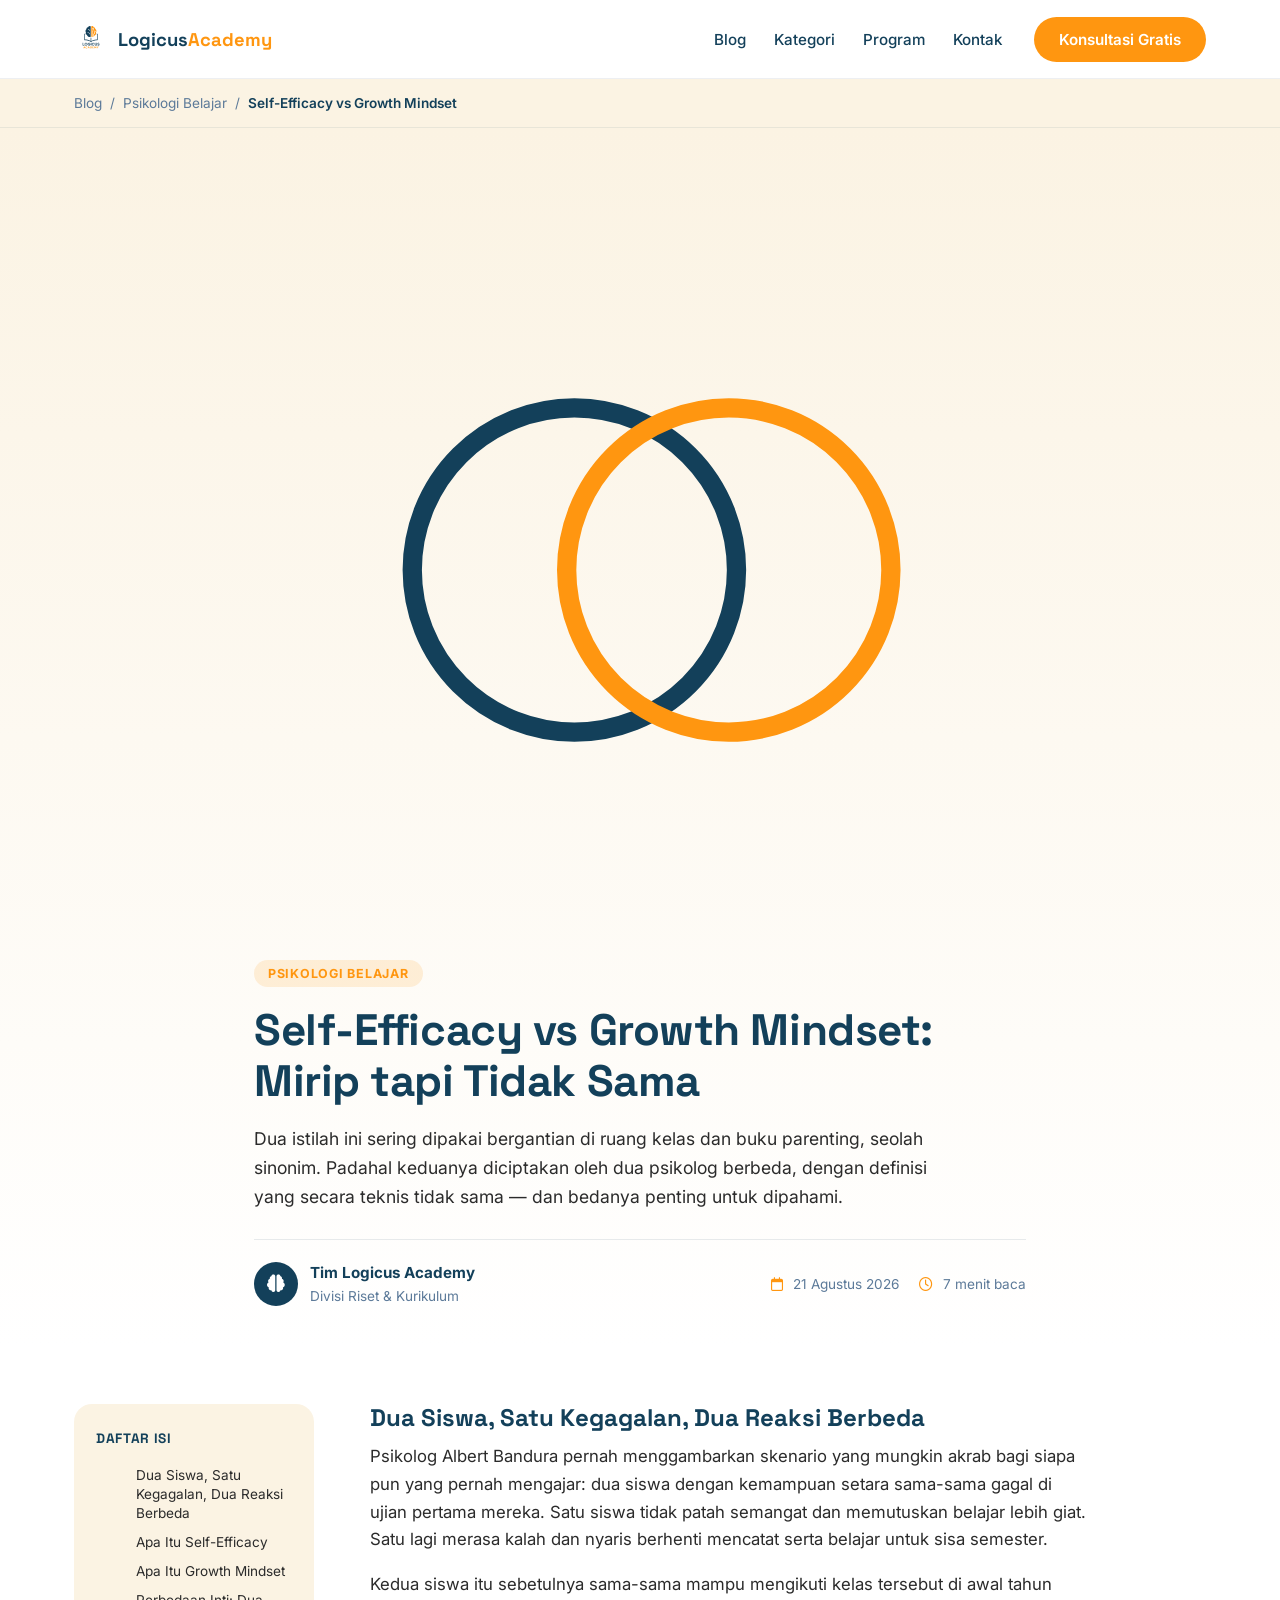
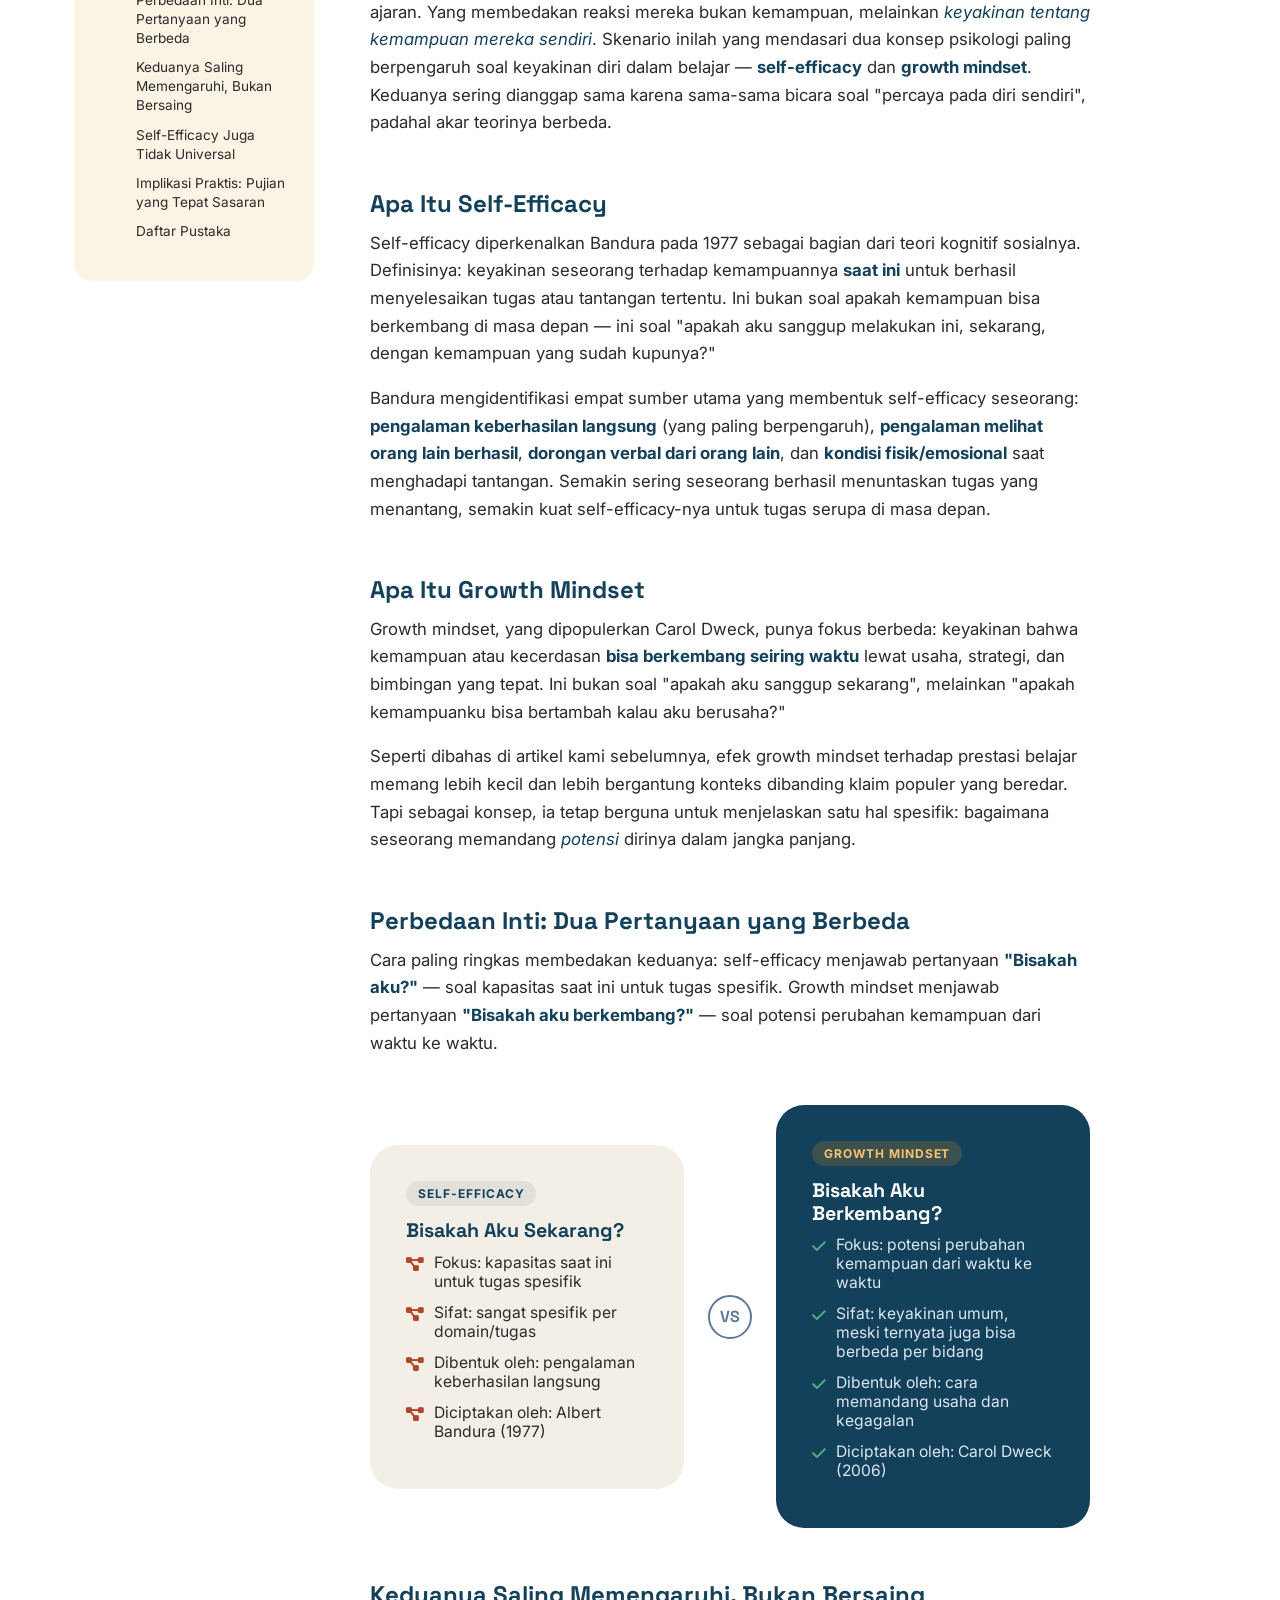
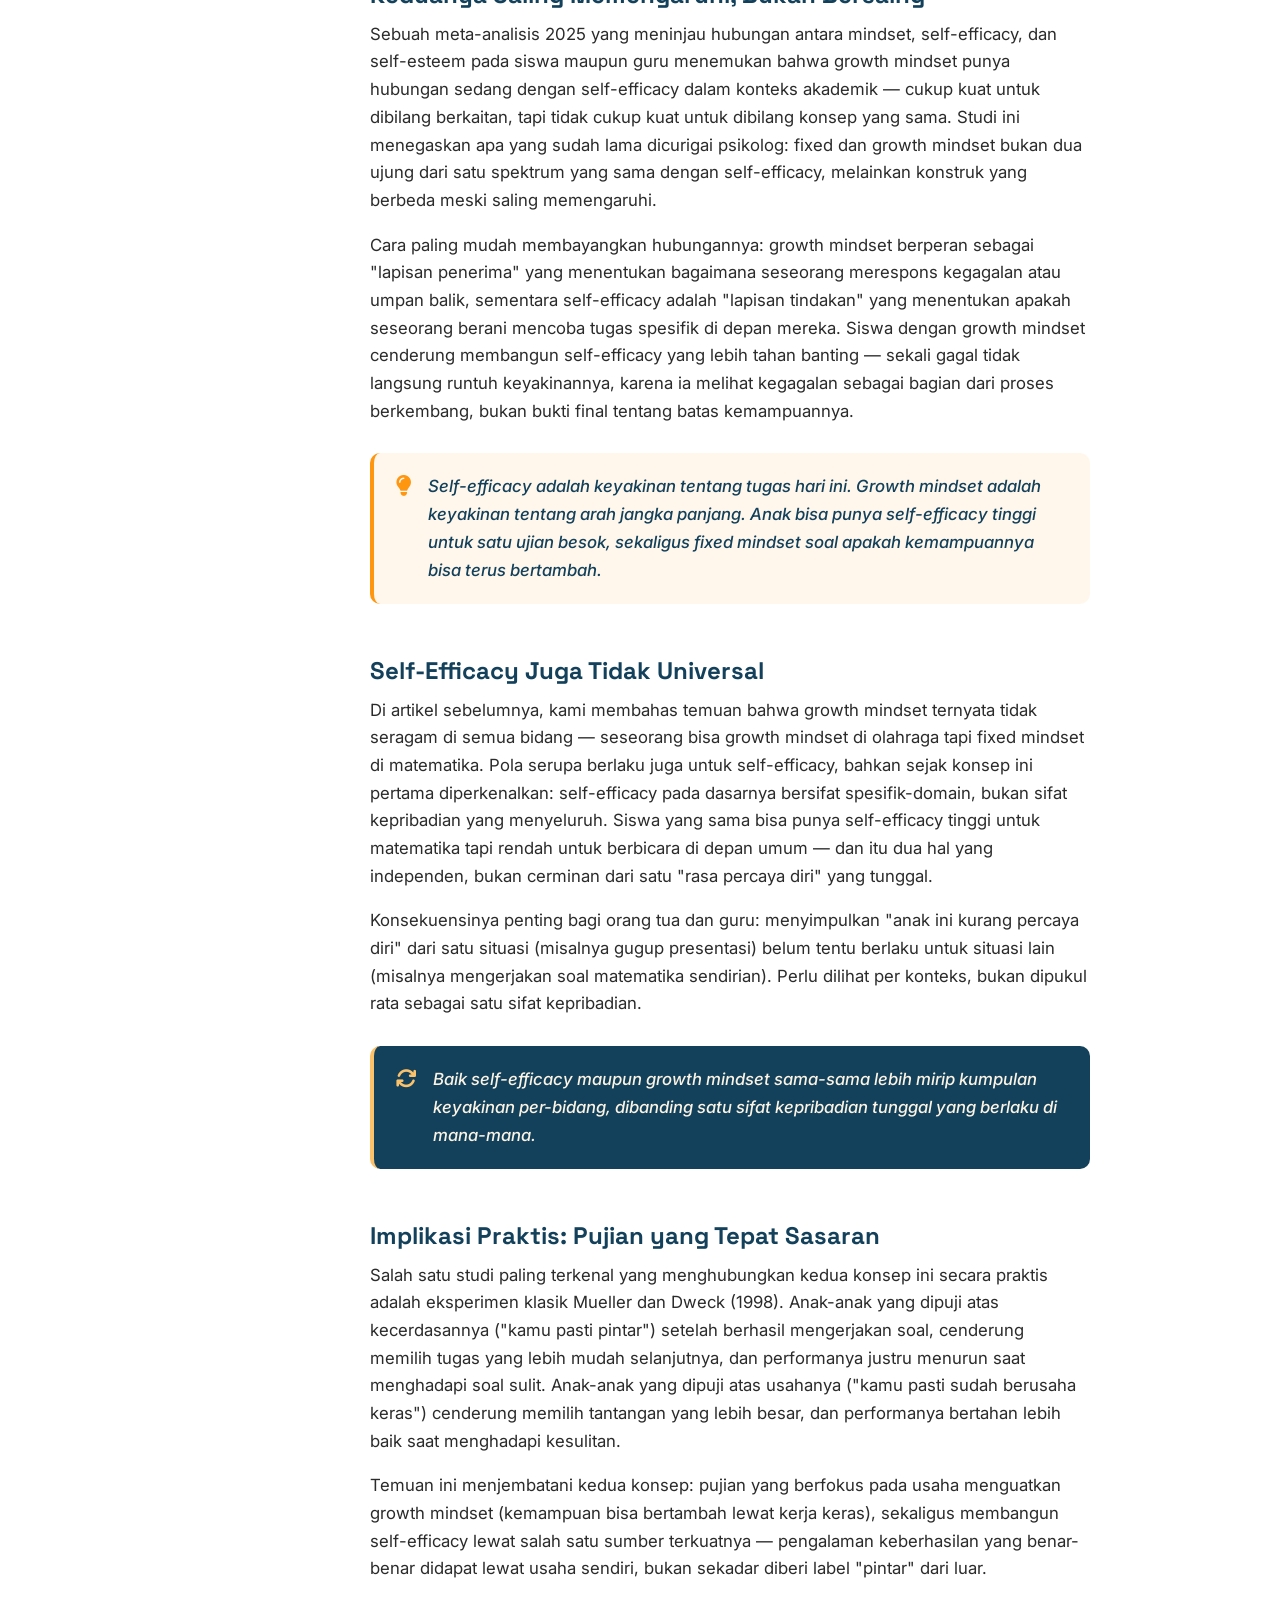
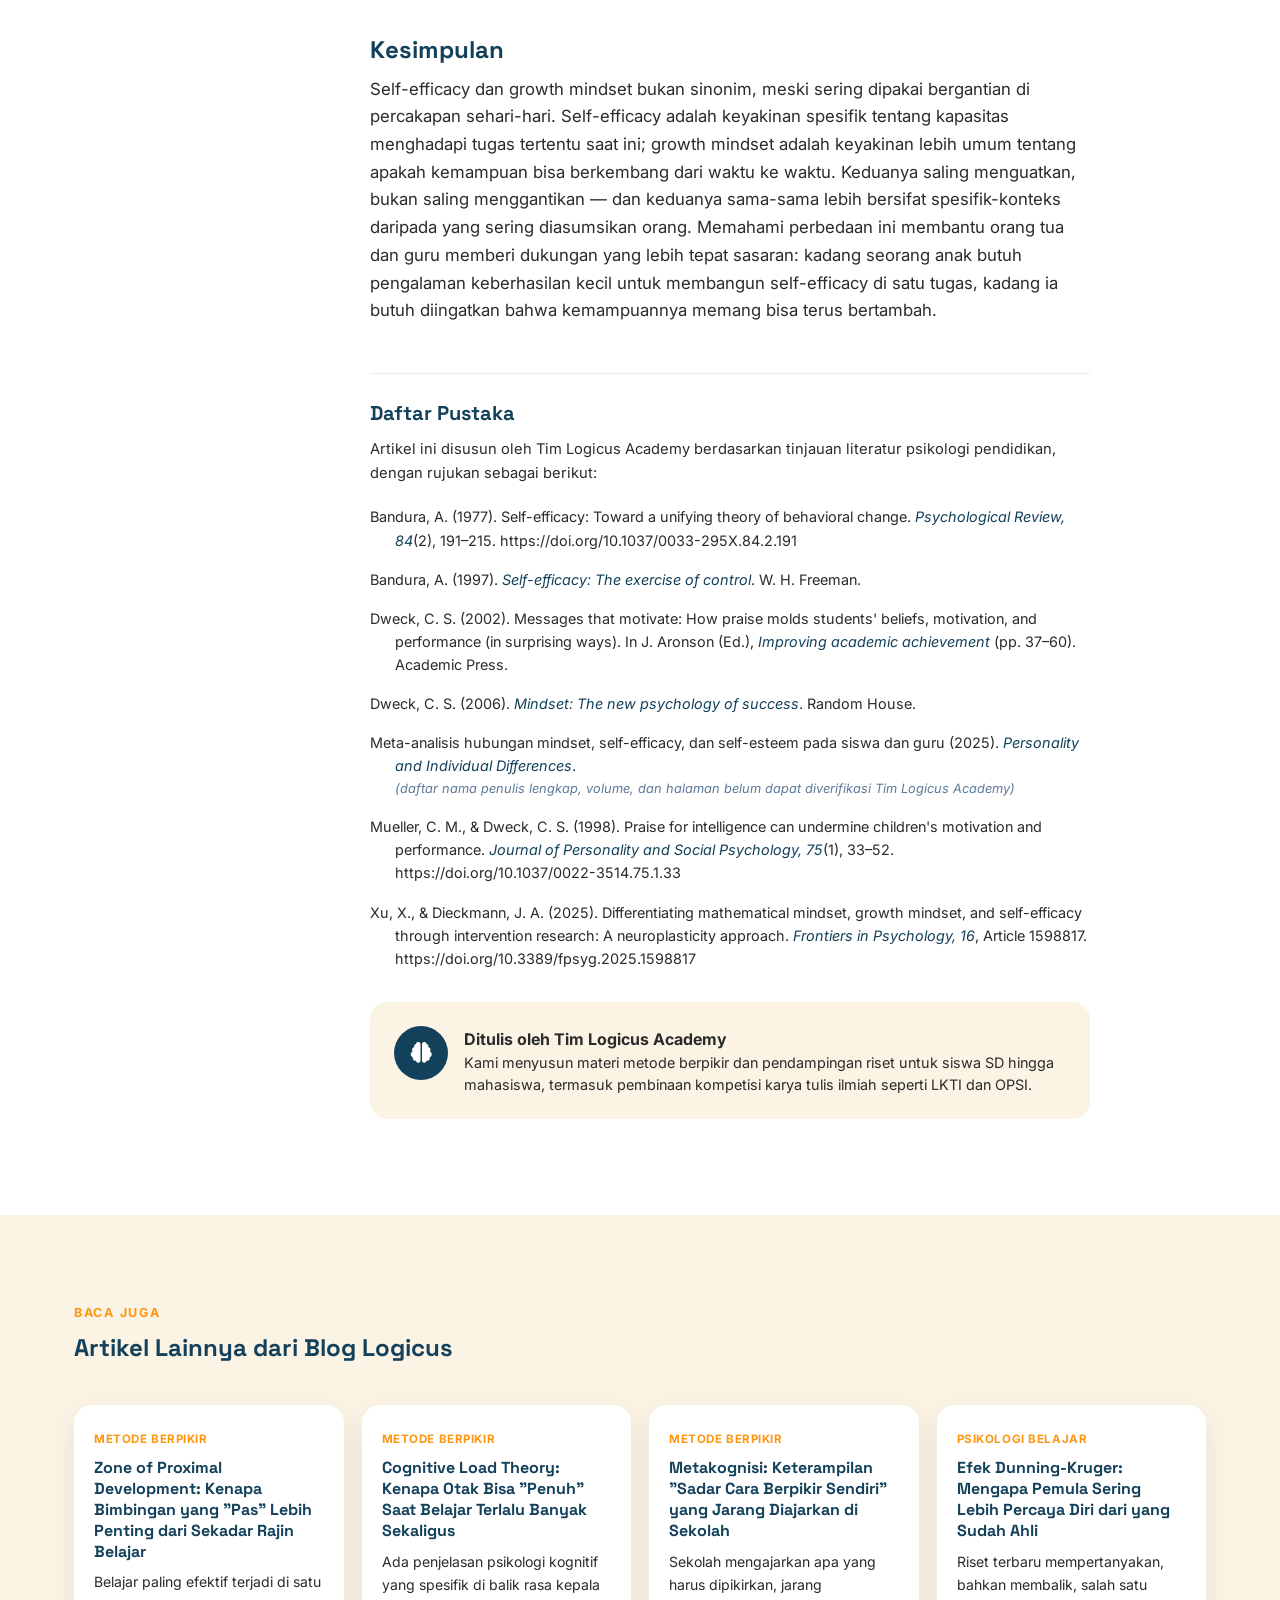
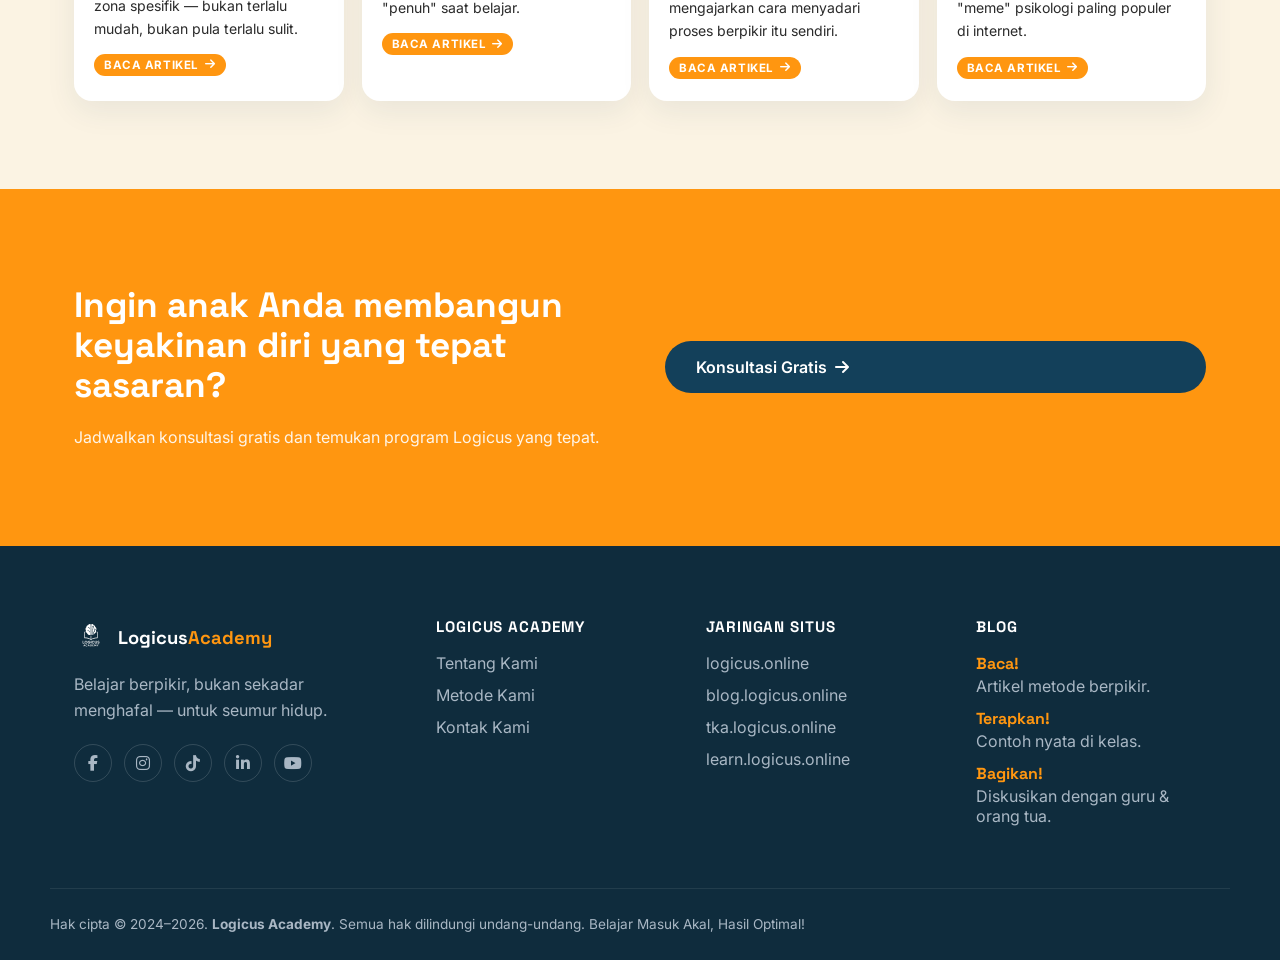
<file: self-efficacy-vs-growth-mindset.html>
<!DOCTYPE html>
<html lang="id">
<head>
    <meta charset="UTF-8">
    <meta name="viewport" content="width=device-width, initial-scale=1.0">
    <title>Self-Efficacy vs Growth Mindset: Mirip tapi Tidak Sama — Blog Logicus Academy</title>
    <meta name="description" content="Self-efficacy dan growth mindset sering dipakai bergantian, padahal diciptakan dua psikolog berbeda dengan definisi berbeda pula. Simak perbedaan dan hubungan sebenarnya di antara keduanya, berdasarkan riset psikologi.">
    <link rel="preconnect" href="https://fonts.googleapis.com">
    <link rel="preconnect" href="https://fonts.gstatic.com" crossorigin>
    <link href="https://fonts.googleapis.com/css2?family=Space+Grotesk:wght@500;600;700&family=Inter:wght@400;500;600;700&display=swap" rel="stylesheet">
    <link rel="stylesheet" href="https://cdnjs.cloudflare.com/ajax/libs/font-awesome/6.5.1/css/all.min.css">
    <link rel="stylesheet" href="style.css">
    <link rel="stylesheet" href="blog.css">
</head>
<body>

    <a class="skip-link" href="#main">Langsung ke konten</a>

    <!-- Official vectorized logo (traced 1:1 from master file) reused via <use> -->
    <svg style="position:absolute;width:0;height:0;overflow:hidden" aria-hidden="true">
        <symbol id="logicus-logo-full" viewBox="0 0 500 500">
            <path d="M 306.25,336.00 L 306.00,336.25 L 306.00,363.75 L 306.75,365.00 L 306.75,365.75 L 308.00,368.75 L 310.50,371.75 L 313.25,373.75 L 314.00,373.75 L 315.75,374.75 L 317.00,374.75 L 318.25,375.50 L 326.25,375.50 L 327.50,374.75 L 328.50,374.75 L 329.75,374.00 L 332.25,373.25 L 334.25,371.75 L 336.75,368.75 L 337.00,367.25 L 338.25,365.50 L 338.50,362.00 L 338.75,361.75 L 338.75,336.50 L 338.25,336.00 L 331.00,336.00 L 330.75,336.25 L 330.75,362.00 L 328.75,365.75 L 325.50,368.00 L 319.50,368.00 L 318.25,367.00 L 317.25,366.75 L 315.50,365.25 L 314.00,362.00 L 314.00,360.75 L 313.75,360.50 L 313.75,337.50 L 314.00,336.25 L 313.75,336.00 Z M 248.25,336.00 L 248.00,336.25 L 248.00,374.50 L 248.25,374.75 L 255.75,374.75 L 256.25,374.25 L 256.25,336.50 L 255.75,336.00 Z M 127.75,336.00 L 127.25,336.50 L 127.50,337.75 L 127.25,338.50 L 127.25,344.75 L 127.50,345.00 L 127.50,346.25 L 127.25,346.50 L 127.25,374.25 L 127.75,374.75 L 152.75,374.75 L 153.00,374.50 L 153.00,368.25 L 152.50,367.75 L 135.75,367.75 L 135.00,366.75 L 135.00,337.50 L 135.25,336.50 L 134.75,336.00 Z M 356.00,335.00 L 351.00,337.00 L 347.00,341.00 L 346.00,343.25 L 345.50,345.75 L 345.50,347.75 L 345.75,348.00 L 346.00,350.50 L 347.00,352.75 L 350.00,355.75 L 354.75,357.75 L 355.75,357.75 L 358.00,358.50 L 359.50,358.50 L 362.00,359.75 L 363.00,359.75 L 364.25,360.50 L 366.00,362.50 L 366.00,365.50 L 365.50,366.50 L 363.25,368.50 L 362.00,369.00 L 359.00,369.25 L 358.75,369.00 L 356.75,369.00 L 356.25,368.50 L 355.25,368.25 L 353.75,366.75 L 352.25,364.00 L 345.00,364.00 L 344.75,364.25 L 345.00,367.25 L 346.00,368.50 L 347.00,370.75 L 350.75,373.75 L 352.25,374.00 L 353.25,374.75 L 354.50,374.75 L 355.50,375.50 L 363.00,375.50 L 364.25,374.75 L 365.50,374.75 L 366.25,374.00 L 368.00,373.50 L 369.75,372.50 L 371.50,370.75 L 373.75,367.00 L 373.75,365.25 L 374.00,365.00 L 373.75,359.75 L 372.50,357.25 L 369.75,354.75 L 366.75,353.75 L 365.75,353.00 L 364.50,353.00 L 362.75,352.25 L 361.50,352.25 L 358.75,351.00 L 355.25,350.00 L 353.25,347.50 L 353.25,345.00 L 353.75,343.50 L 355.50,341.75 L 356.75,341.00 L 360.50,340.75 L 361.50,341.50 L 363.50,342.25 L 365.75,345.00 L 366.00,346.25 L 366.75,346.75 L 367.50,346.50 L 373.25,346.50 L 373.50,345.25 L 372.75,344.00 L 372.75,343.00 L 372.00,342.00 L 371.50,340.50 L 370.00,338.75 L 367.75,337.00 L 366.50,336.75 L 365.50,336.00 L 364.75,336.00 L 362.50,335.00 Z M 277.25,335.25 L 276.25,336.00 L 275.50,336.00 L 274.25,336.75 L 272.75,337.00 L 270.00,339.00 L 269.50,339.00 L 267.00,341.25 L 266.75,342.00 L 265.00,344.00 L 264.75,345.00 L 263.25,347.50 L 262.25,351.75 L 262.25,358.50 L 263.00,361.00 L 263.00,362.25 L 263.75,363.25 L 265.00,366.25 L 266.75,368.50 L 269.75,371.50 L 272.75,373.50 L 275.25,374.00 L 276.25,374.75 L 277.50,374.75 L 278.50,375.50 L 286.00,375.50 L 287.25,374.75 L 288.75,374.50 L 289.25,374.00 L 291.00,373.75 L 293.25,372.00 L 294.25,371.75 L 297.50,368.50 L 298.00,367.25 L 299.50,365.50 L 300.25,362.50 L 299.00,362.00 L 292.25,362.25 L 290.00,364.75 L 289.50,365.75 L 288.50,366.00 L 285.25,368.00 L 279.25,368.00 L 278.50,367.75 L 276.25,366.25 L 275.25,366.00 L 272.50,363.25 L 271.75,361.25 L 270.75,359.75 L 270.50,357.25 L 270.25,357.00 L 270.25,353.50 L 271.00,349.75 L 272.50,347.25 L 274.75,344.75 L 275.75,344.50 L 278.25,342.75 L 285.25,342.75 L 288.00,344.50 L 289.50,345.00 L 291.75,348.25 L 292.50,348.75 L 299.50,348.75 L 300.00,348.25 L 299.75,346.50 L 297.50,342.25 L 294.00,338.75 L 291.50,337.00 L 290.00,336.75 L 287.25,335.25 L 286.00,335.25 L 285.75,335.00 Z M 216.75,335.25 L 213.75,336.75 L 212.50,337.00 L 210.25,338.75 L 209.25,339.00 L 206.00,342.50 L 205.75,343.25 L 204.25,345.00 L 204.00,346.50 L 203.25,347.25 L 202.00,351.75 L 202.00,359.25 L 202.50,361.50 L 204.00,364.25 L 204.00,365.25 L 206.00,368.25 L 209.50,371.75 L 210.00,371.75 L 212.75,373.75 L 214.50,374.00 L 215.75,374.75 L 217.00,374.75 L 218.25,375.50 L 225.50,375.50 L 227.00,374.75 L 228.50,374.75 L 229.75,374.00 L 232.25,373.50 L 235.25,371.50 L 238.00,368.75 L 240.75,363.50 L 241.25,359.75 L 241.25,354.00 L 240.50,353.50 L 222.50,353.50 L 222.00,354.00 L 222.00,360.25 L 222.25,360.50 L 232.50,360.50 L 233.00,361.00 L 233.00,361.50 L 232.00,362.50 L 231.75,363.50 L 229.00,366.25 L 226.00,368.00 L 218.50,368.00 L 215.75,366.25 L 214.25,365.75 L 212.00,363.00 L 210.75,360.00 L 210.50,358.25 L 210.00,357.75 L 210.00,352.75 L 210.75,351.50 L 210.75,350.75 L 211.50,349.50 L 211.75,348.25 L 215.00,344.75 L 217.50,343.75 L 218.75,342.75 L 225.00,342.75 L 229.25,345.00 L 232.25,348.50 L 240.25,348.50 L 240.75,348.00 L 240.75,347.50 L 239.50,345.75 L 238.75,343.25 L 234.50,338.75 L 233.50,338.25 L 232.25,337.00 L 230.50,336.75 L 229.50,336.00 L 228.50,336.00 L 227.50,335.25 L 226.50,335.00 Z M 171.50,335.25 L 170.50,336.00 L 169.75,336.00 L 167.75,337.00 L 167.00,337.00 L 164.25,339.00 L 163.75,339.00 L 161.00,341.50 L 158.25,345.25 L 158.00,346.25 L 157.25,347.25 L 157.00,349.50 L 156.25,350.75 L 156.25,352.25 L 155.75,353.75 L 155.75,356.25 L 156.25,358.00 L 156.25,359.75 L 157.00,360.75 L 157.25,363.00 L 158.00,364.50 L 158.75,365.25 L 159.25,366.75 L 164.25,371.75 L 165.25,372.00 L 167.75,373.75 L 169.50,374.00 L 173.00,375.50 L 180.25,375.50 L 181.25,374.75 L 182.50,374.75 L 183.50,374.00 L 185.25,373.75 L 187.50,372.50 L 190.50,370.00 L 191.25,369.75 L 192.00,368.50 L 193.75,366.75 L 194.75,364.50 L 195.75,363.25 L 195.75,362.25 L 196.50,360.00 L 196.50,358.75 L 197.00,357.75 L 197.00,354.50 L 196.50,352.75 L 196.50,351.00 L 195.75,348.00 L 193.50,343.75 L 192.00,342.25 L 191.50,341.25 L 189.25,339.25 L 187.00,338.00 L 186.00,337.00 L 184.25,336.75 L 181.50,335.25 L 180.00,335.25 L 179.75,335.00 Z M 173.00,342.75 L 179.75,342.75 L 184.00,345.00 L 186.00,347.00 L 187.00,349.00 L 187.75,349.75 L 188.75,353.75 L 188.75,357.75 L 187.50,361.50 L 186.75,362.25 L 186.50,363.00 L 183.50,366.00 L 183.00,366.00 L 179.25,368.00 L 173.50,368.00 L 172.50,367.25 L 169.50,366.00 L 166.75,363.50 L 166.50,362.75 L 165.25,361.25 L 164.75,360.00 L 164.50,357.75 L 163.75,356.25 L 163.75,354.00 L 164.50,352.50 L 164.50,351.00 L 165.00,349.25 L 168.50,345.00 Z M 152.00,204.50 L 151.50,292.75 L 155.50,296.75 L 176.75,297.75 L 199.25,301.75 L 218.75,307.75 L 232.75,313.75 L 244.25,320.75 L 250.50,321.75 L 254.50,320.75 L 275.00,309.75 L 292.00,303.75 L 323.50,297.75 L 342.25,297.25 L 346.00,295.50 L 347.50,293.25 L 347.50,205.25 L 344.25,200.75 L 333.25,200.75 L 330.50,209.75 L 338.75,210.50 L 338.50,287.25 L 308.00,290.25 L 290.50,294.25 L 273.25,300.00 L 254.75,309.25 L 253.75,308.75 L 253.75,263.00 L 250.25,259.00 L 248.50,259.00 L 245.50,262.00 L 244.75,309.00 L 220.25,298.00 L 200.25,292.25 L 176.25,288.25 L 160.75,287.25 L 160.50,210.50 L 168.75,208.75 L 165.50,200.50 L 155.75,200.50 Z M 236.25,88.75 L 229.50,89.25 L 228.25,90.00 L 222.75,91.00 L 221.00,92.25 L 218.50,93.00 L 211.25,99.00 L 207.25,105.25 L 200.75,107.00 L 199.75,108.00 L 197.00,109.00 L 194.25,110.75 L 190.00,114.75 L 187.25,118.25 L 185.00,122.50 L 183.00,129.00 L 182.50,135.50 L 177.00,140.25 L 173.00,146.25 L 171.00,150.50 L 170.75,153.25 L 169.25,157.75 L 169.25,167.00 L 171.00,173.75 L 175.00,181.00 L 175.00,182.50 L 173.25,186.25 L 172.75,189.00 L 172.50,195.25 L 173.00,199.25 L 175.25,205.50 L 176.00,206.00 L 177.00,208.50 L 181.25,213.75 L 185.50,217.50 L 189.75,219.75 L 191.75,221.75 L 193.00,226.50 L 196.25,232.75 L 203.50,240.75 L 209.00,244.50 L 213.50,246.75 L 215.50,247.00 L 218.50,248.50 L 223.50,249.00 L 228.75,250.50 L 236.50,250.50 L 241.25,248.75 L 244.00,246.00 L 245.50,241.75 L 245.50,98.25 L 244.75,94.00 L 242.75,91.50 L 238.25,89.00 Z M 199.50,179.75 L 200.50,178.75 L 203.25,178.75 L 206.25,181.75 L 209.25,183.50 L 210.25,183.75 L 211.25,184.50 L 213.75,185.00 L 214.75,185.75 L 217.00,186.50 L 219.00,186.75 L 219.75,187.50 L 223.50,189.00 L 224.00,189.75 L 225.25,190.25 L 227.25,191.75 L 229.75,194.25 L 230.00,195.00 L 231.25,196.25 L 231.75,197.50 L 233.00,199.00 L 233.00,199.75 L 233.75,201.25 L 234.25,203.50 L 235.00,204.75 L 235.00,207.75 L 234.00,209.25 L 233.00,210.00 L 231.25,210.25 L 230.50,210.00 L 229.25,208.75 L 228.00,206.00 L 227.50,203.25 L 226.75,201.75 L 224.75,198.75 L 222.50,196.50 L 218.50,194.00 L 217.50,194.00 L 216.00,193.00 L 214.50,192.75 L 212.75,192.00 L 211.75,192.00 L 208.25,190.25 L 207.00,190.00 L 202.25,187.00 L 199.75,184.50 L 198.75,182.75 L 198.75,181.00 Z M 207.25,133.25 L 210.75,133.25 L 211.75,133.75 L 213.50,133.75 L 216.50,135.50 L 217.75,135.75 L 220.25,137.75 L 220.75,137.75 L 225.25,142.25 L 226.00,143.75 L 227.00,144.75 L 227.00,145.25 L 229.00,148.75 L 229.25,150.50 L 230.00,152.50 L 230.00,153.75 L 230.50,155.00 L 230.50,158.50 L 230.00,159.25 L 230.00,160.00 L 229.25,161.00 L 228.25,161.50 L 226.25,161.50 L 224.75,160.25 L 223.75,157.75 L 223.75,154.75 L 223.00,152.00 L 221.75,150.00 L 221.50,148.75 L 219.75,146.75 L 219.50,146.00 L 217.25,143.75 L 215.00,142.00 L 212.25,141.00 L 211.00,140.00 L 207.00,139.25 L 205.75,138.00 L 205.25,137.00 L 205.25,135.75 L 205.75,134.25 Z" fill="#13405A" fill-rule="evenodd"/>
            <path d="M 335.75,389.25 L 335.75,390.00 L 336.75,391.50 L 337.25,393.00 L 338.75,395.00 L 339.00,396.25 L 340.50,398.00 L 341.25,400.00 L 342.50,401.50 L 343.25,403.50 L 345.00,406.00 L 345.00,416.50 L 345.50,417.00 L 350.50,417.00 L 351.00,416.50 L 351.00,406.00 L 351.75,405.00 L 352.75,402.50 L 353.75,401.50 L 354.75,399.75 L 354.75,399.25 L 357.50,395.25 L 358.75,392.50 L 359.75,391.50 L 360.25,389.50 L 360.00,389.25 L 354.50,389.25 L 354.00,389.50 L 353.00,390.75 L 351.75,393.75 L 351.00,394.50 L 351.00,395.00 L 350.25,396.50 L 349.00,398.00 L 348.75,399.00 L 348.25,399.50 L 347.75,399.50 L 347.00,398.75 L 346.50,397.00 L 344.75,394.50 L 344.75,394.00 L 343.75,392.00 L 343.00,391.25 L 342.50,389.75 L 341.75,389.25 Z M 297.75,390.25 L 297.75,416.25 L 298.25,417.00 L 303.50,417.00 L 303.75,416.75 L 303.75,400.00 L 304.25,399.50 L 305.25,400.25 L 306.00,402.00 L 307.25,403.25 L 308.00,405.00 L 312.00,410.75 L 313.50,410.75 L 314.50,410.00 L 315.75,407.50 L 316.75,406.50 L 317.00,405.50 L 318.75,403.25 L 319.75,401.25 L 321.25,400.25 L 321.75,400.75 L 321.75,416.50 L 322.25,417.00 L 327.50,417.00 L 327.75,416.75 L 327.75,389.50 L 327.50,389.25 L 321.25,389.25 L 319.25,392.00 L 318.75,393.25 L 317.75,394.25 L 316.75,396.50 L 315.50,397.75 L 315.00,399.00 L 313.25,401.25 L 312.75,401.25 L 311.75,400.25 L 310.75,398.25 L 309.75,397.25 L 309.50,396.25 L 307.75,394.25 L 307.50,393.25 L 304.50,389.25 L 298.25,389.25 Z M 271.00,389.25 L 270.25,390.50 L 270.25,416.50 L 271.00,417.00 L 288.50,417.00 L 288.75,416.75 L 288.75,412.00 L 288.25,411.50 L 287.25,411.75 L 284.25,411.75 L 284.00,411.50 L 282.75,411.75 L 280.00,411.75 L 279.75,411.50 L 277.25,411.75 L 276.50,410.75 L 276.50,406.75 L 277.25,406.00 L 287.00,406.00 L 287.50,405.50 L 287.50,401.25 L 287.00,400.75 L 278.50,400.75 L 278.25,401.00 L 277.00,400.75 L 276.50,400.25 L 276.50,395.25 L 277.50,394.25 L 278.25,394.50 L 288.25,394.50 L 288.75,394.00 L 288.75,389.50 L 288.50,389.25 Z M 237.75,389.25 L 237.25,389.75 L 237.25,416.50 L 237.75,417.00 L 250.50,417.00 L 250.75,416.75 L 253.50,416.50 L 255.25,415.25 L 257.00,414.75 L 258.50,413.50 L 260.50,411.00 L 260.75,409.75 L 261.75,408.25 L 262.00,406.25 L 262.50,405.00 L 262.50,400.75 L 261.75,398.00 L 261.00,397.00 L 260.75,395.75 L 260.00,394.50 L 258.00,392.25 L 254.50,390.00 L 253.25,390.00 L 250.75,389.25 Z M 244.25,394.50 L 250.00,394.75 L 252.50,395.75 L 254.75,398.00 L 255.00,399.00 L 256.00,400.50 L 256.25,403.25 L 256.00,403.50 L 255.75,406.50 L 255.00,407.25 L 254.75,408.25 L 251.75,411.00 L 250.00,411.50 L 245.75,411.75 L 245.50,411.50 L 244.00,411.50 L 243.25,410.75 L 243.25,395.25 Z M 213.25,389.25 L 212.25,390.50 L 211.75,393.00 L 211.00,394.00 L 211.00,394.75 L 210.00,396.50 L 209.75,398.25 L 209.00,399.25 L 208.00,401.75 L 208.00,403.00 L 206.25,406.25 L 205.75,408.75 L 204.25,411.50 L 203.75,414.00 L 203.25,414.50 L 202.50,416.50 L 203.00,417.00 L 208.50,417.00 L 209.25,416.25 L 209.75,414.00 L 211.25,411.75 L 221.50,411.75 L 222.75,413.50 L 223.50,416.00 L 224.25,417.00 L 229.75,417.00 L 230.25,416.25 L 229.50,415.25 L 229.50,414.25 L 227.75,410.75 L 227.50,409.00 L 225.75,405.25 L 224.75,402.00 L 223.75,400.75 L 223.50,398.75 L 223.00,398.00 L 222.75,396.75 L 221.75,395.25 L 221.00,392.25 L 220.00,390.75 L 219.75,389.75 L 219.25,389.25 Z M 216.25,397.25 L 217.25,398.25 L 218.00,401.50 L 219.75,405.00 L 219.75,405.50 L 219.00,406.25 L 218.25,406.50 L 213.50,406.25 L 213.00,405.75 L 213.00,405.00 L 213.75,403.75 L 214.00,401.75 L 214.50,401.25 L 215.75,397.75 Z M 149.00,389.50 L 148.00,391.00 L 147.75,392.25 L 147.25,393.00 L 147.00,394.75 L 146.00,396.25 L 145.00,399.00 L 145.00,399.75 L 144.00,401.25 L 143.75,403.00 L 143.25,403.50 L 143.25,404.25 L 141.75,407.50 L 141.00,410.25 L 140.00,411.75 L 140.00,412.75 L 138.50,416.00 L 138.50,416.75 L 138.75,417.00 L 144.25,417.00 L 145.50,414.75 L 146.00,412.75 L 147.25,411.75 L 156.75,411.75 L 158.00,412.75 L 158.25,413.75 L 158.75,414.00 L 159.00,415.75 L 159.50,416.75 L 160.00,417.00 L 165.50,417.00 L 165.75,415.75 L 164.75,414.00 L 164.75,412.75 L 163.00,409.75 L 162.75,407.50 L 160.75,403.75 L 160.75,402.50 L 159.75,401.00 L 158.75,398.50 L 158.75,397.50 L 157.75,396.00 L 157.25,394.00 L 156.75,393.25 L 156.75,392.25 L 156.00,391.25 L 155.50,389.75 L 154.75,389.25 L 149.50,389.25 Z M 151.75,397.50 L 152.25,397.50 L 153.00,398.25 L 153.25,400.50 L 155.00,404.00 L 155.25,405.75 L 154.50,406.50 L 153.25,406.25 L 151.00,406.50 L 150.75,406.25 L 149.25,406.25 L 148.75,405.75 L 149.75,402.00 L 150.75,400.50 L 151.00,398.50 Z M 178.00,390.00 L 175.25,391.75 L 173.25,393.75 L 171.75,396.75 L 171.00,397.50 L 170.75,400.25 L 170.50,400.50 L 170.50,406.00 L 171.00,407.50 L 171.00,408.75 L 172.75,411.25 L 173.25,412.50 L 175.25,414.50 L 178.75,416.75 L 182.00,417.00 L 183.75,417.75 L 186.25,417.75 L 188.75,417.00 L 191.00,416.75 L 193.25,415.00 L 194.00,414.75 L 195.75,413.00 L 197.00,410.25 L 197.50,409.75 L 197.50,408.75 L 197.25,408.50 L 196.75,408.75 L 191.25,408.75 L 189.25,411.00 L 188.75,411.00 L 187.00,412.00 L 183.00,412.00 L 181.50,411.50 L 178.75,409.50 L 176.75,406.25 L 176.75,404.50 L 176.50,404.25 L 176.75,400.00 L 178.00,397.75 L 179.75,395.75 L 181.00,395.00 L 182.75,394.75 L 183.50,394.25 L 185.50,394.25 L 188.00,395.00 L 189.25,395.75 L 191.75,398.25 L 197.00,398.25 L 197.50,397.75 L 197.50,397.25 L 196.00,395.00 L 195.75,394.00 L 194.00,392.00 L 191.50,390.00 L 190.75,390.00 L 189.50,389.25 L 188.50,389.25 L 187.25,388.75 L 182.50,388.75 L 181.50,389.25 L 180.00,389.25 L 179.25,389.75 Z M 304.25,163.00 L 301.75,164.25 L 300.00,165.75 L 299.25,168.25 L 299.50,171.50 L 301.00,173.75 L 302.50,174.75 L 307.25,174.75 L 309.25,173.25 L 310.75,171.00 L 310.75,169.50 L 311.00,169.25 L 310.75,167.50 L 310.00,166.75 L 309.50,165.25 L 308.00,164.00 L 306.25,163.25 Z M 278.50,122.00 L 276.75,123.25 L 275.25,126.50 L 275.25,128.50 L 276.00,130.25 L 278.25,132.75 L 279.25,133.25 L 282.75,133.25 L 283.50,133.00 L 285.75,131.25 L 285.75,130.75 L 286.75,129.25 L 286.75,125.50 L 285.75,123.50 L 284.00,122.00 L 283.25,121.75 Z M 262.25,88.75 L 257.75,90.50 L 254.00,95.75 L 254.00,243.00 L 256.75,247.50 L 263.00,250.50 L 264.00,250.00 L 264.00,172.50 L 266.75,165.50 L 275.75,155.00 L 277.75,150.75 L 277.75,140.00 L 273.50,137.75 L 268.75,130.75 L 268.75,124.00 L 274.25,116.50 L 283.00,114.50 L 287.75,116.25 L 291.00,119.25 L 294.00,126.75 L 291.25,135.25 L 284.25,140.50 L 283.75,155.25 L 274.25,167.25 L 271.00,173.75 L 271.00,250.00 L 280.25,248.50 L 282.50,246.75 L 282.50,212.50 L 284.25,207.25 L 289.00,202.00 L 299.25,196.00 L 301.75,192.00 L 301.75,182.00 L 294.25,176.25 L 292.00,169.75 L 294.00,163.00 L 300.75,157.00 L 309.25,157.00 L 315.00,161.25 L 317.00,165.00 L 317.50,170.50 L 314.75,177.75 L 308.75,182.00 L 308.75,193.25 L 307.00,197.75 L 303.25,201.75 L 292.25,208.25 L 290.00,211.25 L 290.25,244.00 L 299.50,236.25 L 304.75,224.50 L 314.50,218.75 L 318.75,214.50 L 322.75,207.75 L 325.25,198.50 L 325.25,189.75 L 323.50,181.75 L 328.75,172.00 L 329.75,161.00 L 326.75,148.25 L 322.50,141.25 L 312.50,132.50 L 311.50,123.50 L 306.75,114.75 L 299.50,109.00 L 291.50,106.50 L 285.50,97.50 L 280.00,93.25 L 269.25,89.00 Z" fill="#FF9610" fill-rule="evenodd"/>
        </symbol>
        <symbol id="logicus-logo-white" viewBox="0 0 500 500">
            <path d="M 306.25,336.00 L 306.00,336.25 L 306.00,363.75 L 306.75,365.00 L 306.75,365.75 L 308.00,368.75 L 310.50,371.75 L 313.25,373.75 L 314.00,373.75 L 315.75,374.75 L 317.00,374.75 L 318.25,375.50 L 326.25,375.50 L 327.50,374.75 L 328.50,374.75 L 329.75,374.00 L 332.25,373.25 L 334.25,371.75 L 336.75,368.75 L 337.00,367.25 L 338.25,365.50 L 338.50,362.00 L 338.75,361.75 L 338.75,336.50 L 338.25,336.00 L 331.00,336.00 L 330.75,336.25 L 330.75,362.00 L 328.75,365.75 L 325.50,368.00 L 319.50,368.00 L 318.25,367.00 L 317.25,366.75 L 315.50,365.25 L 314.00,362.00 L 314.00,360.75 L 313.75,360.50 L 313.75,337.50 L 314.00,336.25 L 313.75,336.00 Z M 248.25,336.00 L 248.00,336.25 L 248.00,374.50 L 248.25,374.75 L 255.75,374.75 L 256.25,374.25 L 256.25,336.50 L 255.75,336.00 Z M 127.75,336.00 L 127.25,336.50 L 127.50,337.75 L 127.25,338.50 L 127.25,344.75 L 127.50,345.00 L 127.50,346.25 L 127.25,346.50 L 127.25,374.25 L 127.75,374.75 L 152.75,374.75 L 153.00,374.50 L 153.00,368.25 L 152.50,367.75 L 135.75,367.75 L 135.00,366.75 L 135.00,337.50 L 135.25,336.50 L 134.75,336.00 Z M 356.00,335.00 L 351.00,337.00 L 347.00,341.00 L 346.00,343.25 L 345.50,345.75 L 345.50,347.75 L 345.75,348.00 L 346.00,350.50 L 347.00,352.75 L 350.00,355.75 L 354.75,357.75 L 355.75,357.75 L 358.00,358.50 L 359.50,358.50 L 362.00,359.75 L 363.00,359.75 L 364.25,360.50 L 366.00,362.50 L 366.00,365.50 L 365.50,366.50 L 363.25,368.50 L 362.00,369.00 L 359.00,369.25 L 358.75,369.00 L 356.75,369.00 L 356.25,368.50 L 355.25,368.25 L 353.75,366.75 L 352.25,364.00 L 345.00,364.00 L 344.75,364.25 L 345.00,367.25 L 346.00,368.50 L 347.00,370.75 L 350.75,373.75 L 352.25,374.00 L 353.25,374.75 L 354.50,374.75 L 355.50,375.50 L 363.00,375.50 L 364.25,374.75 L 365.50,374.75 L 366.25,374.00 L 368.00,373.50 L 369.75,372.50 L 371.50,370.75 L 373.75,367.00 L 373.75,365.25 L 374.00,365.00 L 373.75,359.75 L 372.50,357.25 L 369.75,354.75 L 366.75,353.75 L 365.75,353.00 L 364.50,353.00 L 362.75,352.25 L 361.50,352.25 L 358.75,351.00 L 355.25,350.00 L 353.25,347.50 L 353.25,345.00 L 353.75,343.50 L 355.50,341.75 L 356.75,341.00 L 360.50,340.75 L 361.50,341.50 L 363.50,342.25 L 365.75,345.00 L 366.00,346.25 L 366.75,346.75 L 367.50,346.50 L 373.25,346.50 L 373.50,345.25 L 372.75,344.00 L 372.75,343.00 L 372.00,342.00 L 371.50,340.50 L 370.00,338.75 L 367.75,337.00 L 366.50,336.75 L 365.50,336.00 L 364.75,336.00 L 362.50,335.00 Z M 277.25,335.25 L 276.25,336.00 L 275.50,336.00 L 274.25,336.75 L 272.75,337.00 L 270.00,339.00 L 269.50,339.00 L 267.00,341.25 L 266.75,342.00 L 265.00,344.00 L 264.75,345.00 L 263.25,347.50 L 262.25,351.75 L 262.25,358.50 L 263.00,361.00 L 263.00,362.25 L 263.75,363.25 L 265.00,366.25 L 266.75,368.50 L 269.75,371.50 L 272.75,373.50 L 275.25,374.00 L 276.25,374.75 L 277.50,374.75 L 278.50,375.50 L 286.00,375.50 L 287.25,374.75 L 288.75,374.50 L 289.25,374.00 L 291.00,373.75 L 293.25,372.00 L 294.25,371.75 L 297.50,368.50 L 298.00,367.25 L 299.50,365.50 L 300.25,362.50 L 299.00,362.00 L 292.25,362.25 L 290.00,364.75 L 289.50,365.75 L 288.50,366.00 L 285.25,368.00 L 279.25,368.00 L 278.50,367.75 L 276.25,366.25 L 275.25,366.00 L 272.50,363.25 L 271.75,361.25 L 270.75,359.75 L 270.50,357.25 L 270.25,357.00 L 270.25,353.50 L 271.00,349.75 L 272.50,347.25 L 274.75,344.75 L 275.75,344.50 L 278.25,342.75 L 285.25,342.75 L 288.00,344.50 L 289.50,345.00 L 291.75,348.25 L 292.50,348.75 L 299.50,348.75 L 300.00,348.25 L 299.75,346.50 L 297.50,342.25 L 294.00,338.75 L 291.50,337.00 L 290.00,336.75 L 287.25,335.25 L 286.00,335.25 L 285.75,335.00 Z M 216.75,335.25 L 213.75,336.75 L 212.50,337.00 L 210.25,338.75 L 209.25,339.00 L 206.00,342.50 L 205.75,343.25 L 204.25,345.00 L 204.00,346.50 L 203.25,347.25 L 202.00,351.75 L 202.00,359.25 L 202.50,361.50 L 204.00,364.25 L 204.00,365.25 L 206.00,368.25 L 209.50,371.75 L 210.00,371.75 L 212.75,373.75 L 214.50,374.00 L 215.75,374.75 L 217.00,374.75 L 218.25,375.50 L 225.50,375.50 L 227.00,374.75 L 228.50,374.75 L 229.75,374.00 L 232.25,373.50 L 235.25,371.50 L 238.00,368.75 L 240.75,363.50 L 241.25,359.75 L 241.25,354.00 L 240.50,353.50 L 222.50,353.50 L 222.00,354.00 L 222.00,360.25 L 222.25,360.50 L 232.50,360.50 L 233.00,361.00 L 233.00,361.50 L 232.00,362.50 L 231.75,363.50 L 229.00,366.25 L 226.00,368.00 L 218.50,368.00 L 215.75,366.25 L 214.25,365.75 L 212.00,363.00 L 210.75,360.00 L 210.50,358.25 L 210.00,357.75 L 210.00,352.75 L 210.75,351.50 L 210.75,350.75 L 211.50,349.50 L 211.75,348.25 L 215.00,344.75 L 217.50,343.75 L 218.75,342.75 L 225.00,342.75 L 229.25,345.00 L 232.25,348.50 L 240.25,348.50 L 240.75,348.00 L 240.75,347.50 L 239.50,345.75 L 238.75,343.25 L 234.50,338.75 L 233.50,338.25 L 232.25,337.00 L 230.50,336.75 L 229.50,336.00 L 228.50,336.00 L 227.50,335.25 L 226.50,335.00 Z M 171.50,335.25 L 170.50,336.00 L 169.75,336.00 L 167.75,337.00 L 167.00,337.00 L 164.25,339.00 L 163.75,339.00 L 161.00,341.50 L 158.25,345.25 L 158.00,346.25 L 157.25,347.25 L 157.00,349.50 L 156.25,350.75 L 156.25,352.25 L 155.75,353.75 L 155.75,356.25 L 156.25,358.00 L 156.25,359.75 L 157.00,360.75 L 157.25,363.00 L 158.00,364.50 L 158.75,365.25 L 159.25,366.75 L 164.25,371.75 L 165.25,372.00 L 167.75,373.75 L 169.50,374.00 L 173.00,375.50 L 180.25,375.50 L 181.25,374.75 L 182.50,374.75 L 183.50,374.00 L 185.25,373.75 L 187.50,372.50 L 190.50,370.00 L 191.25,369.75 L 192.00,368.50 L 193.75,366.75 L 194.75,364.50 L 195.75,363.25 L 195.75,362.25 L 196.50,360.00 L 196.50,358.75 L 197.00,357.75 L 197.00,354.50 L 196.50,352.75 L 196.50,351.00 L 195.75,348.00 L 193.50,343.75 L 192.00,342.25 L 191.50,341.25 L 189.25,339.25 L 187.00,338.00 L 186.00,337.00 L 184.25,336.75 L 181.50,335.25 L 180.00,335.25 L 179.75,335.00 Z M 173.00,342.75 L 179.75,342.75 L 184.00,345.00 L 186.00,347.00 L 187.00,349.00 L 187.75,349.75 L 188.75,353.75 L 188.75,357.75 L 187.50,361.50 L 186.75,362.25 L 186.50,363.00 L 183.50,366.00 L 183.00,366.00 L 179.25,368.00 L 173.50,368.00 L 172.50,367.25 L 169.50,366.00 L 166.75,363.50 L 166.50,362.75 L 165.25,361.25 L 164.75,360.00 L 164.50,357.75 L 163.75,356.25 L 163.75,354.00 L 164.50,352.50 L 164.50,351.00 L 165.00,349.25 L 168.50,345.00 Z M 152.00,204.50 L 151.50,292.75 L 155.50,296.75 L 176.75,297.75 L 199.25,301.75 L 218.75,307.75 L 232.75,313.75 L 244.25,320.75 L 250.50,321.75 L 254.50,320.75 L 275.00,309.75 L 292.00,303.75 L 323.50,297.75 L 342.25,297.25 L 346.00,295.50 L 347.50,293.25 L 347.50,205.25 L 344.25,200.75 L 333.25,200.75 L 330.50,209.75 L 338.75,210.50 L 338.50,287.25 L 308.00,290.25 L 290.50,294.25 L 273.25,300.00 L 254.75,309.25 L 253.75,308.75 L 253.75,263.00 L 250.25,259.00 L 248.50,259.00 L 245.50,262.00 L 244.75,309.00 L 220.25,298.00 L 200.25,292.25 L 176.25,288.25 L 160.75,287.25 L 160.50,210.50 L 168.75,208.75 L 165.50,200.50 L 155.75,200.50 Z M 236.25,88.75 L 229.50,89.25 L 228.25,90.00 L 222.75,91.00 L 221.00,92.25 L 218.50,93.00 L 211.25,99.00 L 207.25,105.25 L 200.75,107.00 L 199.75,108.00 L 197.00,109.00 L 194.25,110.75 L 190.00,114.75 L 187.25,118.25 L 185.00,122.50 L 183.00,129.00 L 182.50,135.50 L 177.00,140.25 L 173.00,146.25 L 171.00,150.50 L 170.75,153.25 L 169.25,157.75 L 169.25,167.00 L 171.00,173.75 L 175.00,181.00 L 175.00,182.50 L 173.25,186.25 L 172.75,189.00 L 172.50,195.25 L 173.00,199.25 L 175.25,205.50 L 176.00,206.00 L 177.00,208.50 L 181.25,213.75 L 185.50,217.50 L 189.75,219.75 L 191.75,221.75 L 193.00,226.50 L 196.25,232.75 L 203.50,240.75 L 209.00,244.50 L 213.50,246.75 L 215.50,247.00 L 218.50,248.50 L 223.50,249.00 L 228.75,250.50 L 236.50,250.50 L 241.25,248.75 L 244.00,246.00 L 245.50,241.75 L 245.50,98.25 L 244.75,94.00 L 242.75,91.50 L 238.25,89.00 Z M 199.50,179.75 L 200.50,178.75 L 203.25,178.75 L 206.25,181.75 L 209.25,183.50 L 210.25,183.75 L 211.25,184.50 L 213.75,185.00 L 214.75,185.75 L 217.00,186.50 L 219.00,186.75 L 219.75,187.50 L 223.50,189.00 L 224.00,189.75 L 225.25,190.25 L 227.25,191.75 L 229.75,194.25 L 230.00,195.00 L 231.25,196.25 L 231.75,197.50 L 233.00,199.00 L 233.00,199.75 L 233.75,201.25 L 234.25,203.50 L 235.00,204.75 L 235.00,207.75 L 234.00,209.25 L 233.00,210.00 L 231.25,210.25 L 230.50,210.00 L 229.25,208.75 L 228.00,206.00 L 227.50,203.25 L 226.75,201.75 L 224.75,198.75 L 222.50,196.50 L 218.50,194.00 L 217.50,194.00 L 216.00,193.00 L 214.50,192.75 L 212.75,192.00 L 211.75,192.00 L 208.25,190.25 L 207.00,190.00 L 202.25,187.00 L 199.75,184.50 L 198.75,182.75 L 198.75,181.00 Z M 207.25,133.25 L 210.75,133.25 L 211.75,133.75 L 213.50,133.75 L 216.50,135.50 L 217.75,135.75 L 220.25,137.75 L 220.75,137.75 L 225.25,142.25 L 226.00,143.75 L 227.00,144.75 L 227.00,145.25 L 229.00,148.75 L 229.25,150.50 L 230.00,152.50 L 230.00,153.75 L 230.50,155.00 L 230.50,158.50 L 230.00,159.25 L 230.00,160.00 L 229.25,161.00 L 228.25,161.50 L 226.25,161.50 L 224.75,160.25 L 223.75,157.75 L 223.75,154.75 L 223.00,152.00 L 221.75,150.00 L 221.50,148.75 L 219.75,146.75 L 219.50,146.00 L 217.25,143.75 L 215.00,142.00 L 212.25,141.00 L 211.00,140.00 L 207.00,139.25 L 205.75,138.00 L 205.25,137.00 L 205.25,135.75 L 205.75,134.25 Z" fill="#FFFFFF" fill-rule="evenodd"/>
            <path d="M 335.75,389.25 L 335.75,390.00 L 336.75,391.50 L 337.25,393.00 L 338.75,395.00 L 339.00,396.25 L 340.50,398.00 L 341.25,400.00 L 342.50,401.50 L 343.25,403.50 L 345.00,406.00 L 345.00,416.50 L 345.50,417.00 L 350.50,417.00 L 351.00,416.50 L 351.00,406.00 L 351.75,405.00 L 352.75,402.50 L 353.75,401.50 L 354.75,399.75 L 354.75,399.25 L 357.50,395.25 L 358.75,392.50 L 359.75,391.50 L 360.25,389.50 L 360.00,389.25 L 354.50,389.25 L 354.00,389.50 L 353.00,390.75 L 351.75,393.75 L 351.00,394.50 L 351.00,395.00 L 350.25,396.50 L 349.00,398.00 L 348.75,399.00 L 348.25,399.50 L 347.75,399.50 L 347.00,398.75 L 346.50,397.00 L 344.75,394.50 L 344.75,394.00 L 343.75,392.00 L 343.00,391.25 L 342.50,389.75 L 341.75,389.25 Z M 297.75,390.25 L 297.75,416.25 L 298.25,417.00 L 303.50,417.00 L 303.75,416.75 L 303.75,400.00 L 304.25,399.50 L 305.25,400.25 L 306.00,402.00 L 307.25,403.25 L 308.00,405.00 L 312.00,410.75 L 313.50,410.75 L 314.50,410.00 L 315.75,407.50 L 316.75,406.50 L 317.00,405.50 L 318.75,403.25 L 319.75,401.25 L 321.25,400.25 L 321.75,400.75 L 321.75,416.50 L 322.25,417.00 L 327.50,417.00 L 327.75,416.75 L 327.75,389.50 L 327.50,389.25 L 321.25,389.25 L 319.25,392.00 L 318.75,393.25 L 317.75,394.25 L 316.75,396.50 L 315.50,397.75 L 315.00,399.00 L 313.25,401.25 L 312.75,401.25 L 311.75,400.25 L 310.75,398.25 L 309.75,397.25 L 309.50,396.25 L 307.75,394.25 L 307.50,393.25 L 304.50,389.25 L 298.25,389.25 Z M 271.00,389.25 L 270.25,390.50 L 270.25,416.50 L 271.00,417.00 L 288.50,417.00 L 288.75,416.75 L 288.75,412.00 L 288.25,411.50 L 287.25,411.75 L 284.25,411.75 L 284.00,411.50 L 282.75,411.75 L 280.00,411.75 L 279.75,411.50 L 277.25,411.75 L 276.50,410.75 L 276.50,406.75 L 277.25,406.00 L 287.00,406.00 L 287.50,405.50 L 287.50,401.25 L 287.00,400.75 L 278.50,400.75 L 278.25,401.00 L 277.00,400.75 L 276.50,400.25 L 276.50,395.25 L 277.50,394.25 L 278.25,394.50 L 288.25,394.50 L 288.75,394.00 L 288.75,389.50 L 288.50,389.25 Z M 237.75,389.25 L 237.25,389.75 L 237.25,416.50 L 237.75,417.00 L 250.50,417.00 L 250.75,416.75 L 253.50,416.50 L 255.25,415.25 L 257.00,414.75 L 258.50,413.50 L 260.50,411.00 L 260.75,409.75 L 261.75,408.25 L 262.00,406.25 L 262.50,405.00 L 262.50,400.75 L 261.75,398.00 L 261.00,397.00 L 260.75,395.75 L 260.00,394.50 L 258.00,392.25 L 254.50,390.00 L 253.25,390.00 L 250.75,389.25 Z M 244.25,394.50 L 250.00,394.75 L 252.50,395.75 L 254.75,398.00 L 255.00,399.00 L 256.00,400.50 L 256.25,403.25 L 256.00,403.50 L 255.75,406.50 L 255.00,407.25 L 254.75,408.25 L 251.75,411.00 L 250.00,411.50 L 245.75,411.75 L 245.50,411.50 L 244.00,411.50 L 243.25,410.75 L 243.25,395.25 Z M 213.25,389.25 L 212.25,390.50 L 211.75,393.00 L 211.00,394.00 L 211.00,394.75 L 210.00,396.50 L 209.75,398.25 L 209.00,399.25 L 208.00,401.75 L 208.00,403.00 L 206.25,406.25 L 205.75,408.75 L 204.25,411.50 L 203.75,414.00 L 203.25,414.50 L 202.50,416.50 L 203.00,417.00 L 208.50,417.00 L 209.25,416.25 L 209.75,414.00 L 211.25,411.75 L 221.50,411.75 L 222.75,413.50 L 223.50,416.00 L 224.25,417.00 L 229.75,417.00 L 230.25,416.25 L 229.50,415.25 L 229.50,414.25 L 227.75,410.75 L 227.50,409.00 L 225.75,405.25 L 224.75,402.00 L 223.75,400.75 L 223.50,398.75 L 223.00,398.00 L 222.75,396.75 L 221.75,395.25 L 221.00,392.25 L 220.00,390.75 L 219.75,389.75 L 219.25,389.25 Z M 216.25,397.25 L 217.25,398.25 L 218.00,401.50 L 219.75,405.00 L 219.75,405.50 L 219.00,406.25 L 218.25,406.50 L 213.50,406.25 L 213.00,405.75 L 213.00,405.00 L 213.75,403.75 L 214.00,401.75 L 214.50,401.25 L 215.75,397.75 Z M 149.00,389.50 L 148.00,391.00 L 147.75,392.25 L 147.25,393.00 L 147.00,394.75 L 146.00,396.25 L 145.00,399.00 L 145.00,399.75 L 144.00,401.25 L 143.75,403.00 L 143.25,403.50 L 143.25,404.25 L 141.75,407.50 L 141.00,410.25 L 140.00,411.75 L 140.00,412.75 L 138.50,416.00 L 138.50,416.75 L 138.75,417.00 L 144.25,417.00 L 145.50,414.75 L 146.00,412.75 L 147.25,411.75 L 156.75,411.75 L 158.00,412.75 L 158.25,413.75 L 158.75,414.00 L 159.00,415.75 L 159.50,416.75 L 160.00,417.00 L 165.50,417.00 L 165.75,415.75 L 164.75,414.00 L 164.75,412.75 L 163.00,409.75 L 162.75,407.50 L 160.75,403.75 L 160.75,402.50 L 159.75,401.00 L 158.75,398.50 L 158.75,397.50 L 157.75,396.00 L 157.25,394.00 L 156.75,393.25 L 156.75,392.25 L 156.00,391.25 L 155.50,389.75 L 154.75,389.25 L 149.50,389.25 Z M 151.75,397.50 L 152.25,397.50 L 153.00,398.25 L 153.25,400.50 L 155.00,404.00 L 155.25,405.75 L 154.50,406.50 L 153.25,406.25 L 151.00,406.50 L 150.75,406.25 L 149.25,406.25 L 148.75,405.75 L 149.75,402.00 L 150.75,400.50 L 151.00,398.50 Z M 178.00,390.00 L 175.25,391.75 L 173.25,393.75 L 171.75,396.75 L 171.00,397.50 L 170.75,400.25 L 170.50,400.50 L 170.50,406.00 L 171.00,407.50 L 171.00,408.75 L 172.75,411.25 L 173.25,412.50 L 175.25,414.50 L 178.75,416.75 L 182.00,417.00 L 183.75,417.75 L 186.25,417.75 L 188.75,417.00 L 191.00,416.75 L 193.25,415.00 L 194.00,414.75 L 195.75,413.00 L 197.00,410.25 L 197.50,409.75 L 197.50,408.75 L 197.25,408.50 L 196.75,408.75 L 191.25,408.75 L 189.25,411.00 L 188.75,411.00 L 187.00,412.00 L 183.00,412.00 L 181.50,411.50 L 178.75,409.50 L 176.75,406.25 L 176.75,404.50 L 176.50,404.25 L 176.75,400.00 L 178.00,397.75 L 179.75,395.75 L 181.00,395.00 L 182.75,394.75 L 183.50,394.25 L 185.50,394.25 L 188.00,395.00 L 189.25,395.75 L 191.75,398.25 L 197.00,398.25 L 197.50,397.75 L 197.50,397.25 L 196.00,395.00 L 195.75,394.00 L 194.00,392.00 L 191.50,390.00 L 190.75,390.00 L 189.50,389.25 L 188.50,389.25 L 187.25,388.75 L 182.50,388.75 L 181.50,389.25 L 180.00,389.25 L 179.25,389.75 Z M 304.25,163.00 L 301.75,164.25 L 300.00,165.75 L 299.25,168.25 L 299.50,171.50 L 301.00,173.75 L 302.50,174.75 L 307.25,174.75 L 309.25,173.25 L 310.75,171.00 L 310.75,169.50 L 311.00,169.25 L 310.75,167.50 L 310.00,166.75 L 309.50,165.25 L 308.00,164.00 L 306.25,163.25 Z M 278.50,122.00 L 276.75,123.25 L 275.25,126.50 L 275.25,128.50 L 276.00,130.25 L 278.25,132.75 L 279.25,133.25 L 282.75,133.25 L 283.50,133.00 L 285.75,131.25 L 285.75,130.75 L 286.75,129.25 L 286.75,125.50 L 285.75,123.50 L 284.00,122.00 L 283.25,121.75 Z M 262.25,88.75 L 257.75,90.50 L 254.00,95.75 L 254.00,243.00 L 256.75,247.50 L 263.00,250.50 L 264.00,250.00 L 264.00,172.50 L 266.75,165.50 L 275.75,155.00 L 277.75,150.75 L 277.75,140.00 L 273.50,137.75 L 268.75,130.75 L 268.75,124.00 L 274.25,116.50 L 283.00,114.50 L 287.75,116.25 L 291.00,119.25 L 294.00,126.75 L 291.25,135.25 L 284.25,140.50 L 283.75,155.25 L 274.25,167.25 L 271.00,173.75 L 271.00,250.00 L 280.25,248.50 L 282.50,246.75 L 282.50,212.50 L 284.25,207.25 L 289.00,202.00 L 299.25,196.00 L 301.75,192.00 L 301.75,182.00 L 294.25,176.25 L 292.00,169.75 L 294.00,163.00 L 300.75,157.00 L 309.25,157.00 L 315.00,161.25 L 317.00,165.00 L 317.50,170.50 L 314.75,177.75 L 308.75,182.00 L 308.75,193.25 L 307.00,197.75 L 303.25,201.75 L 292.25,208.25 L 290.00,211.25 L 290.25,244.00 L 299.50,236.25 L 304.75,224.50 L 314.50,218.75 L 318.75,214.50 L 322.75,207.75 L 325.25,198.50 L 325.25,189.75 L 323.50,181.75 L 328.75,172.00 L 329.75,161.00 L 326.75,148.25 L 322.50,141.25 L 312.50,132.50 L 311.50,123.50 L 306.75,114.75 L 299.50,109.00 L 291.50,106.50 L 285.50,97.50 L 280.00,93.25 L 269.25,89.00 Z" fill="#FFFFFF" fill-rule="evenodd"/>
        </symbol>
    </svg>

    <!-- ============ HEADER ============ -->
    <header class="main-header" id="header">
        <div class="container header-inner">
            <a href="https://logicus.online" class="logo" aria-label="Logicus Academy — beranda">
                <span class="logo-mark" aria-hidden="true">
                    <svg viewBox="0 0 500 500"><use href="#logicus-logo-full"></use></svg>
                </span>
                <span class="logo-word">Logicus<em>Academy</em></span>
            </a>

            <nav class="main-nav" id="main-nav">
                <ul>
                    <li><a href="index.html">Blog</a></li>
                    <li><a href="index.html#kategori">Kategori</a></li>
                    <li><a href="https://logicus.online/#program">Program</a></li>
                    <li><a href="https://logicus.online/#kontak">Kontak</a></li>
                </ul>
                <div class="nav-actions">
                    <a href="https://logicus.online/#konsultasi" class="btn btn-primary">Konsultasi Gratis</a>
                </div>
            </nav>

            <button class="nav-toggle" id="navToggle" aria-label="Buka menu" aria-expanded="false" aria-controls="main-nav">
                <span></span><span></span><span></span>
            </button>
        </div>
    </header>

    <main id="main">
        <!-- ============ BREADCRUMB ============ -->
        <div class="breadcrumb-bar">
            <div class="container">
                <nav class="breadcrumb" aria-label="Breadcrumb">
                    <a href="index.html">Blog</a>
                    <span aria-hidden="true">/</span>
                    <a href="index.html#kategori-psikologi-belajar">Psikologi Belajar</a>
                    <span aria-hidden="true">/</span>
                    <span aria-current="page">Self-Efficacy vs Growth Mindset</span>
                </nav>
            </div>
        </div>

        <!-- ============ ARTICLE HEADER ============ -->
        <header class="article-header">
            <div class="container article-header-inner">
                <div class="article-icon-visual" aria-hidden="true">
                    <svg viewBox="0 0 200 200" fill="none">
                        <circle cx="83" cy="100" r="42" stroke="#13405A" stroke-width="5" fill="none"/>
                        <circle cx="123" cy="100" r="42" stroke="#FF9610" stroke-width="5" fill="none"/>
                    </svg>
                </div>
                <span class="article-tag">Psikologi Belajar</span>
                <h1>Self-Efficacy vs Growth Mindset: Mirip tapi Tidak Sama</h1>
                <p class="article-lede">Dua istilah ini sering dipakai bergantian di ruang kelas dan buku parenting, seolah sinonim. Padahal keduanya diciptakan oleh dua psikolog berbeda, dengan definisi yang secara teknis tidak sama — dan bedanya penting untuk dipahami.</p>
                <div class="article-meta">
                    <div class="article-meta-author">
                        <span class="author-avatar" aria-hidden="true"><i class="fa-solid fa-brain"></i></span>
                        <div>
                            <p class="author-name">Tim Logicus Academy</p>
                            <p class="author-sub">Divisi Riset &amp; Kurikulum</p>
                        </div>
                    </div>
                    <div class="article-meta-info">
                        <span><i class="fa-regular fa-calendar"></i> 21 Agustus 2026</span>
                        <span><i class="fa-regular fa-clock"></i> 7 menit baca</span>
                    </div>
                </div>
            </div>
        </header>

        <!-- ============ ARTICLE BODY ============ -->
        <article class="article-body">
            <div class="container article-grid">

                <!-- Table of contents -->
                <aside class="article-toc" data-reveal>
                    <p class="toc-title">Daftar Isi</p>
                    <ol>
                        <li><a href="#dua-siswa">Dua Siswa, Satu Kegagalan, Dua Reaksi Berbeda</a></li>
                        <li><a href="#self-efficacy">Apa Itu Self-Efficacy</a></li>
                        <li><a href="#growth-mindset-section">Apa Itu Growth Mindset</a></li>
                        <li><a href="#perbedaan-inti">Perbedaan Inti: Dua Pertanyaan yang Berbeda</a></li>
                        <li><a href="#saling-memengaruhi">Keduanya Saling Memengaruhi, Bukan Bersaing</a></li>
                        <li><a href="#tidak-universal">Self-Efficacy Juga Tidak Universal</a></li>
                        <li><a href="#pujian-tepat">Implikasi Praktis: Pujian yang Tepat Sasaran</a></li>
                        <li><a href="#daftar-pustaka">Daftar Pustaka</a></li>
                    </ol>
                </aside>

                <div class="article-content">

                    <h2 id="dua-siswa" data-reveal>Dua Siswa, Satu Kegagalan, Dua Reaksi Berbeda</h2>
                    <p data-reveal>Psikolog Albert Bandura pernah menggambarkan skenario yang mungkin akrab bagi siapa pun yang pernah mengajar: dua siswa dengan kemampuan setara sama-sama gagal di ujian pertama mereka. Satu siswa tidak patah semangat dan memutuskan belajar lebih giat. Satu lagi merasa kalah dan nyaris berhenti mencatat serta belajar untuk sisa semester.</p>
                    <p data-reveal>Kedua siswa itu sebetulnya sama-sama mampu mengikuti kelas tersebut di awal tahun ajaran. Yang membedakan reaksi mereka bukan kemampuan, melainkan <em>keyakinan tentang kemampuan mereka sendiri</em>. Skenario inilah yang mendasari dua konsep psikologi paling berpengaruh soal keyakinan diri dalam belajar — <strong>self-efficacy</strong> dan <strong>growth mindset</strong>. Keduanya sering dianggap sama karena sama-sama bicara soal "percaya pada diri sendiri", padahal akar teorinya berbeda.</p>

                    <h2 id="self-efficacy" data-reveal>Apa Itu Self-Efficacy</h2>
                    <p data-reveal>Self-efficacy diperkenalkan Bandura pada 1977 sebagai bagian dari teori kognitif sosialnya. Definisinya: keyakinan seseorang terhadap kemampuannya <strong>saat ini</strong> untuk berhasil menyelesaikan tugas atau tantangan tertentu. Ini bukan soal apakah kemampuan bisa berkembang di masa depan — ini soal "apakah aku sanggup melakukan ini, sekarang, dengan kemampuan yang sudah kupunya?"</p>
                    <p data-reveal>Bandura mengidentifikasi empat sumber utama yang membentuk self-efficacy seseorang: <strong>pengalaman keberhasilan langsung</strong> (yang paling berpengaruh), <strong>pengalaman melihat orang lain berhasil</strong>, <strong>dorongan verbal dari orang lain</strong>, dan <strong>kondisi fisik/emosional</strong> saat menghadapi tantangan. Semakin sering seseorang berhasil menuntaskan tugas yang menantang, semakin kuat self-efficacy-nya untuk tugas serupa di masa depan.</p>

                    <h2 id="growth-mindset-section" data-reveal>Apa Itu Growth Mindset</h2>
                    <p data-reveal>Growth mindset, yang dipopulerkan Carol Dweck, punya fokus berbeda: keyakinan bahwa kemampuan atau kecerdasan <strong>bisa berkembang seiring waktu</strong> lewat usaha, strategi, dan bimbingan yang tepat. Ini bukan soal "apakah aku sanggup sekarang", melainkan "apakah kemampuanku bisa bertambah kalau aku berusaha?"</p>
                    <p data-reveal>Seperti dibahas di artikel kami sebelumnya, efek growth mindset terhadap prestasi belajar memang lebih kecil dan lebih bergantung konteks dibanding klaim populer yang beredar. Tapi sebagai konsep, ia tetap berguna untuk menjelaskan satu hal spesifik: bagaimana seseorang memandang <em>potensi</em> dirinya dalam jangka panjang.</p>

                    <h2 id="perbedaan-inti" data-reveal>Perbedaan Inti: Dua Pertanyaan yang Berbeda</h2>
                    <p data-reveal>Cara paling ringkas membedakan keduanya: self-efficacy menjawab pertanyaan <strong>"Bisakah aku?"</strong> — soal kapasitas saat ini untuk tugas spesifik. Growth mindset menjawab pertanyaan <strong>"Bisakah aku berkembang?"</strong> — soal potensi perubahan kemampuan dari waktu ke waktu.</p>

                    <div class="compare-grid" data-reveal>
                        <div class="compare-card compare-old">
                            <span class="compare-tag">Self-Efficacy</span>
                            <h3>Bisakah Aku Sekarang?</h3>
                            <ul>
                                <li><i class="fa-solid fa-diagram-project"></i> Fokus: kapasitas saat ini untuk tugas spesifik</li>
                                <li><i class="fa-solid fa-diagram-project"></i> Sifat: sangat spesifik per domain/tugas</li>
                                <li><i class="fa-solid fa-diagram-project"></i> Dibentuk oleh: pengalaman keberhasilan langsung</li>
                                <li><i class="fa-solid fa-diagram-project"></i> Diciptakan oleh: Albert Bandura (1977)</li>
                            </ul>
                        </div>
                        <div class="compare-vs" aria-hidden="true">VS</div>
                        <div class="compare-card compare-new">
                            <span class="compare-tag">Growth Mindset</span>
                            <h3>Bisakah Aku Berkembang?</h3>
                            <ul>
                                <li><i class="fa-solid fa-check"></i> Fokus: potensi perubahan kemampuan dari waktu ke waktu</li>
                                <li><i class="fa-solid fa-check"></i> Sifat: keyakinan umum, meski ternyata juga bisa berbeda per bidang</li>
                                <li><i class="fa-solid fa-check"></i> Dibentuk oleh: cara memandang usaha dan kegagalan</li>
                                <li><i class="fa-solid fa-check"></i> Diciptakan oleh: Carol Dweck (2006)</li>
                            </ul>
                        </div>
                    </div>

                    <h2 id="saling-memengaruhi" data-reveal>Keduanya Saling Memengaruhi, Bukan Bersaing</h2>
                    <p data-reveal>Sebuah meta-analisis 2025 yang meninjau hubungan antara mindset, self-efficacy, dan self-esteem pada siswa maupun guru menemukan bahwa growth mindset punya hubungan sedang dengan self-efficacy dalam konteks akademik — cukup kuat untuk dibilang berkaitan, tapi tidak cukup kuat untuk dibilang konsep yang sama. Studi ini menegaskan apa yang sudah lama dicurigai psikolog: fixed dan growth mindset bukan dua ujung dari satu spektrum yang sama dengan self-efficacy, melainkan konstruk yang berbeda meski saling memengaruhi.</p>
                    <p data-reveal>Cara paling mudah membayangkan hubungannya: growth mindset berperan sebagai "lapisan penerima" yang menentukan bagaimana seseorang merespons kegagalan atau umpan balik, sementara self-efficacy adalah "lapisan tindakan" yang menentukan apakah seseorang berani mencoba tugas spesifik di depan mereka. Siswa dengan growth mindset cenderung membangun self-efficacy yang lebih tahan banting — sekali gagal tidak langsung runtuh keyakinannya, karena ia melihat kegagalan sebagai bagian dari proses berkembang, bukan bukti final tentang batas kemampuannya.</p>

                    <div class="callout" data-reveal>
                        <i class="fa-solid fa-lightbulb"></i>
                        <p>Self-efficacy adalah keyakinan tentang tugas hari ini. Growth mindset adalah keyakinan tentang arah jangka panjang. Anak bisa punya self-efficacy tinggi untuk satu ujian besok, sekaligus fixed mindset soal apakah kemampuannya bisa terus bertambah.</p>
                    </div>

                    <h2 id="tidak-universal" data-reveal>Self-Efficacy Juga Tidak Universal</h2>
                    <p data-reveal>Di artikel sebelumnya, kami membahas temuan bahwa growth mindset ternyata tidak seragam di semua bidang — seseorang bisa growth mindset di olahraga tapi fixed mindset di matematika. Pola serupa berlaku juga untuk self-efficacy, bahkan sejak konsep ini pertama diperkenalkan: self-efficacy pada dasarnya bersifat spesifik-domain, bukan sifat kepribadian yang menyeluruh. Siswa yang sama bisa punya self-efficacy tinggi untuk matematika tapi rendah untuk berbicara di depan umum — dan itu dua hal yang independen, bukan cerminan dari satu "rasa percaya diri" yang tunggal.</p>
                    <p data-reveal>Konsekuensinya penting bagi orang tua dan guru: menyimpulkan "anak ini kurang percaya diri" dari satu situasi (misalnya gugup presentasi) belum tentu berlaku untuk situasi lain (misalnya mengerjakan soal matematika sendirian). Perlu dilihat per konteks, bukan dipukul rata sebagai satu sifat kepribadian.</p>

                    <div class="callout callout-navy" data-reveal>
                        <i class="fa-solid fa-arrows-rotate"></i>
                        <p>Baik self-efficacy maupun growth mindset sama-sama lebih mirip kumpulan keyakinan per-bidang, dibanding satu sifat kepribadian tunggal yang berlaku di mana-mana.</p>
                    </div>

                    <h2 id="pujian-tepat" data-reveal>Implikasi Praktis: Pujian yang Tepat Sasaran</h2>
                    <p data-reveal>Salah satu studi paling terkenal yang menghubungkan kedua konsep ini secara praktis adalah eksperimen klasik Mueller dan Dweck (1998). Anak-anak yang dipuji atas kecerdasannya ("kamu pasti pintar") setelah berhasil mengerjakan soal, cenderung memilih tugas yang lebih mudah selanjutnya, dan performanya justru menurun saat menghadapi soal sulit. Anak-anak yang dipuji atas usahanya ("kamu pasti sudah berusaha keras") cenderung memilih tantangan yang lebih besar, dan performanya bertahan lebih baik saat menghadapi kesulitan.</p>
                    <p data-reveal>Temuan ini menjembatani kedua konsep: pujian yang berfokus pada usaha menguatkan growth mindset (kemampuan bisa bertambah lewat kerja keras), sekaligus membangun self-efficacy lewat salah satu sumber terkuatnya — pengalaman keberhasilan yang benar-benar didapat lewat usaha sendiri, bukan sekadar diberi label "pintar" dari luar.</p>

                    <h2 data-reveal>Kesimpulan</h2>
                    <p data-reveal>Self-efficacy dan growth mindset bukan sinonim, meski sering dipakai bergantian di percakapan sehari-hari. Self-efficacy adalah keyakinan spesifik tentang kapasitas menghadapi tugas tertentu saat ini; growth mindset adalah keyakinan lebih umum tentang apakah kemampuan bisa berkembang dari waktu ke waktu. Keduanya saling menguatkan, bukan saling menggantikan — dan keduanya sama-sama lebih bersifat spesifik-konteks daripada yang sering diasumsikan orang. Memahami perbedaan ini membantu orang tua dan guru memberi dukungan yang lebih tepat sasaran: kadang seorang anak butuh pengalaman keberhasilan kecil untuk membangun self-efficacy di satu tugas, kadang ia butuh diingatkan bahwa kemampuannya memang bisa terus bertambah.</p>

                    <div class="article-references" id="daftar-pustaka" data-reveal>
                        <h2 class="references-title">Daftar Pustaka</h2>
                        <p class="references-intro">Artikel ini disusun oleh Tim Logicus Academy berdasarkan tinjauan literatur psikologi pendidikan, dengan rujukan sebagai berikut:</p>
                        <ul class="references-list">
                            <li>Bandura, A. (1977). Self-efficacy: Toward a unifying theory of behavioral change. <em>Psychological Review, 84</em>(2), 191–215. https://doi.org/10.1037/0033-295X.84.2.191</li>
                            <li>Bandura, A. (1997). <em>Self-efficacy: The exercise of control</em>. W. H. Freeman.</li>
                            <li>Dweck, C. S. (2002). Messages that motivate: How praise molds students' beliefs, motivation, and performance (in surprising ways). In J. Aronson (Ed.), <em>Improving academic achievement</em> (pp. 37–60). Academic Press.</li>
                            <li>Dweck, C. S. (2006). <em>Mindset: The new psychology of success</em>. Random House.</li>
                            <li>Meta-analisis hubungan mindset, self-efficacy, dan self-esteem pada siswa dan guru (2025). <em>Personality and Individual Differences</em>. <span class="reference-note">(daftar nama penulis lengkap, volume, dan halaman belum dapat diverifikasi Tim Logicus Academy)</span></li>
                            <li>Mueller, C. M., &amp; Dweck, C. S. (1998). Praise for intelligence can undermine children's motivation and performance. <em>Journal of Personality and Social Psychology, 75</em>(1), 33–52. https://doi.org/10.1037/0022-3514.75.1.33</li>
                            <li>Xu, X., &amp; Dieckmann, J. A. (2025). Differentiating mathematical mindset, growth mindset, and self-efficacy through intervention research: A neuroplasticity approach. <em>Frontiers in Psychology, 16</em>, Article 1598817. https://doi.org/10.3389/fpsyg.2025.1598817</li>
                        </ul>
                    </div>

                    <!-- Author box -->
                    <div class="author-box" data-reveal>
                        <span class="author-avatar author-avatar-lg" aria-hidden="true"><i class="fa-solid fa-brain"></i></span>
                        <div>
                            <p class="author-name">Ditulis oleh Tim Logicus Academy</p>
                            <p class="author-sub">Kami menyusun materi metode berpikir dan pendampingan riset untuk siswa SD hingga mahasiswa, termasuk pembinaan kompetisi karya tulis ilmiah seperti LKTI dan OPSI.</p>
                        </div>
                    </div>

                </div>
            </div>
        </article>

        <!-- ============ ARTIKEL LAINNYA ============ -->
        <section class="more-articles" id="kategori">
            <div class="container">
                <p class="section-eyebrow" data-reveal>Baca Juga</p>
                <h2 data-reveal>Artikel Lainnya dari Blog Logicus</h2>

                <div class="more-grid">
                    <a href="zone-of-proximal-development.html" class="more-card" data-reveal>
                        <span class="more-tag" id="kategori-metode-berpikir">Metode Berpikir</span>
                        <h3>Zone of Proximal Development: Kenapa Bimbingan yang "Pas" Lebih Penting dari Sekadar Rajin Belajar</h3>
                        <p>Belajar paling efektif terjadi di satu zona spesifik — bukan terlalu mudah, bukan pula terlalu sulit.</p>
                        <span class="more-status more-status-ready">Baca Artikel <i class="fa-solid fa-arrow-right"></i></span>
                    </a>
                    <a href="cognitive-load-theory.html" class="more-card" data-reveal>
                        <span class="more-tag">Metode Berpikir</span>
                        <h3>Cognitive Load Theory: Kenapa Otak Bisa "Penuh" Saat Belajar Terlalu Banyak Sekaligus</h3>
                        <p>Ada penjelasan psikologi kognitif yang spesifik di balik rasa kepala "penuh" saat belajar.</p>
                        <span class="more-status more-status-ready">Baca Artikel <i class="fa-solid fa-arrow-right"></i></span>
                    </a>
                    <a href="metakognisi.html" class="more-card" data-reveal>
                        <span class="more-tag">Metode Berpikir</span>
                        <h3>Metakognisi: Keterampilan "Sadar Cara Berpikir Sendiri" yang Jarang Diajarkan di Sekolah</h3>
                        <p>Sekolah mengajarkan apa yang harus dipikirkan, jarang mengajarkan cara menyadari proses berpikir itu sendiri.</p>
                        <span class="more-status more-status-ready">Baca Artikel <i class="fa-solid fa-arrow-right"></i></span>
                    </a>
                    <a href="efek-dunning-kruger.html" class="more-card" data-reveal>
                        <span class="more-tag" id="kategori-psikologi-belajar">Psikologi Belajar</span>
                        <h3>Efek Dunning-Kruger: Mengapa Pemula Sering Lebih Percaya Diri dari yang Sudah Ahli</h3>
                        <p>Riset terbaru mempertanyakan, bahkan membalik, salah satu "meme" psikologi paling populer di internet.</p>
                        <span class="more-status more-status-ready">Baca Artikel <i class="fa-solid fa-arrow-right"></i></span>
                    </a>
                </div>
            </div>
        </section>

        <!-- ============ CTA ============ -->
        <section class="cta-band" id="konsultasi">
            <div class="container cta-inner">
                <div>
                    <h2>Ingin anak Anda membangun keyakinan diri yang tepat sasaran?</h2>
                    <p>Jadwalkan konsultasi gratis dan temukan program Logicus yang tepat.</p>
                </div>
                <a href="https://logicus.online/#konsultasi" class="btn btn-lg cta-band-btn">Konsultasi Gratis <i class="fa-solid fa-arrow-right"></i></a>
            </div>
        </section>
    </main>

    <!-- ============ FOOTER ============ -->
    <footer class="main-footer" id="kontak">
        <div class="container footer-grid">
            <div class="footer-brand">
                <a href="https://logicus.online" class="logo logo-footer">
                    <span class="logo-mark" aria-hidden="true">
                        <svg viewBox="0 0 500 500"><use href="#logicus-logo-white"></use></svg>
                    </span>
                    <span class="logo-word">Logicus<em>Academy</em></span>
                </a>
                <p>Belajar berpikir, bukan sekadar menghafal — untuk seumur hidup.</p>
                <div class="social-links">
                    <a href="#" aria-label="Facebook"><i class="fab fa-facebook-f"></i></a>
                    <a href="https://instagram.com/logicusacademy" aria-label="Instagram"><i class="fab fa-instagram"></i></a>
                    <a href="https://tiktok.com/@logicusacademy" aria-label="TikTok"><i class="fab fa-tiktok"></i></a>
                    <a href="https://www.linkedin.com/in/syahrildimassabirin/" aria-label="LinkedIn"><i class="fab fa-linkedin-in"></i></a>
                    <a href="https://www.youtube.com/@LogicusAcademy/" aria-label="YouTube"><i class="fab fa-youtube"></i></a>
                </div>
            </div>

            <div class="footer-col">
                <h3>Logicus Academy</h3>
                <ul>
                    <li><a href="https://logicus.online/#metode">Tentang Kami</a></li>
                    <li><a href="https://logicus.online/#metode">Metode Kami</a></li>
                    <li><a href="https://logicus.online/#kontak">Kontak Kami</a></li>
                </ul>
            </div>

            <div class="footer-col">
                <h3>Jaringan Situs</h3>
                <ul>
                    <li><a href="https://logicus.online">logicus.online</a></li>
                    <li><a href="https://blog.logicus.online">blog.logicus.online</a></li>
                    <li><a href="https://tka.logicus.online">tka.logicus.online</a></li>
                    <li><a href="https://learn.logicus.online">learn.logicus.online</a></li>
                </ul>
            </div>

            <div class="footer-col">
                <h3>Blog</h3>
                <ul class="framework-list">
                    <li><span>Baca!</span> Artikel metode berpikir.</li>
                    <li><span>Terapkan!</span> Contoh nyata di kelas.</li>
                    <li><span>Bagikan!</span> Diskusikan dengan guru &amp; orang tua.</li>
                </ul>
            </div>
        </div>
        <div class="container copyright">
            <p>Hak cipta &copy; 2024–2026. <strong>Logicus Academy</strong>. Semua hak dilindungi undang-undang. Belajar Masuk Akal, Hasil Optimal!</p>
        </div>
    </footer>

    <script src="script.js"></script>
</body>
</html>
</file>
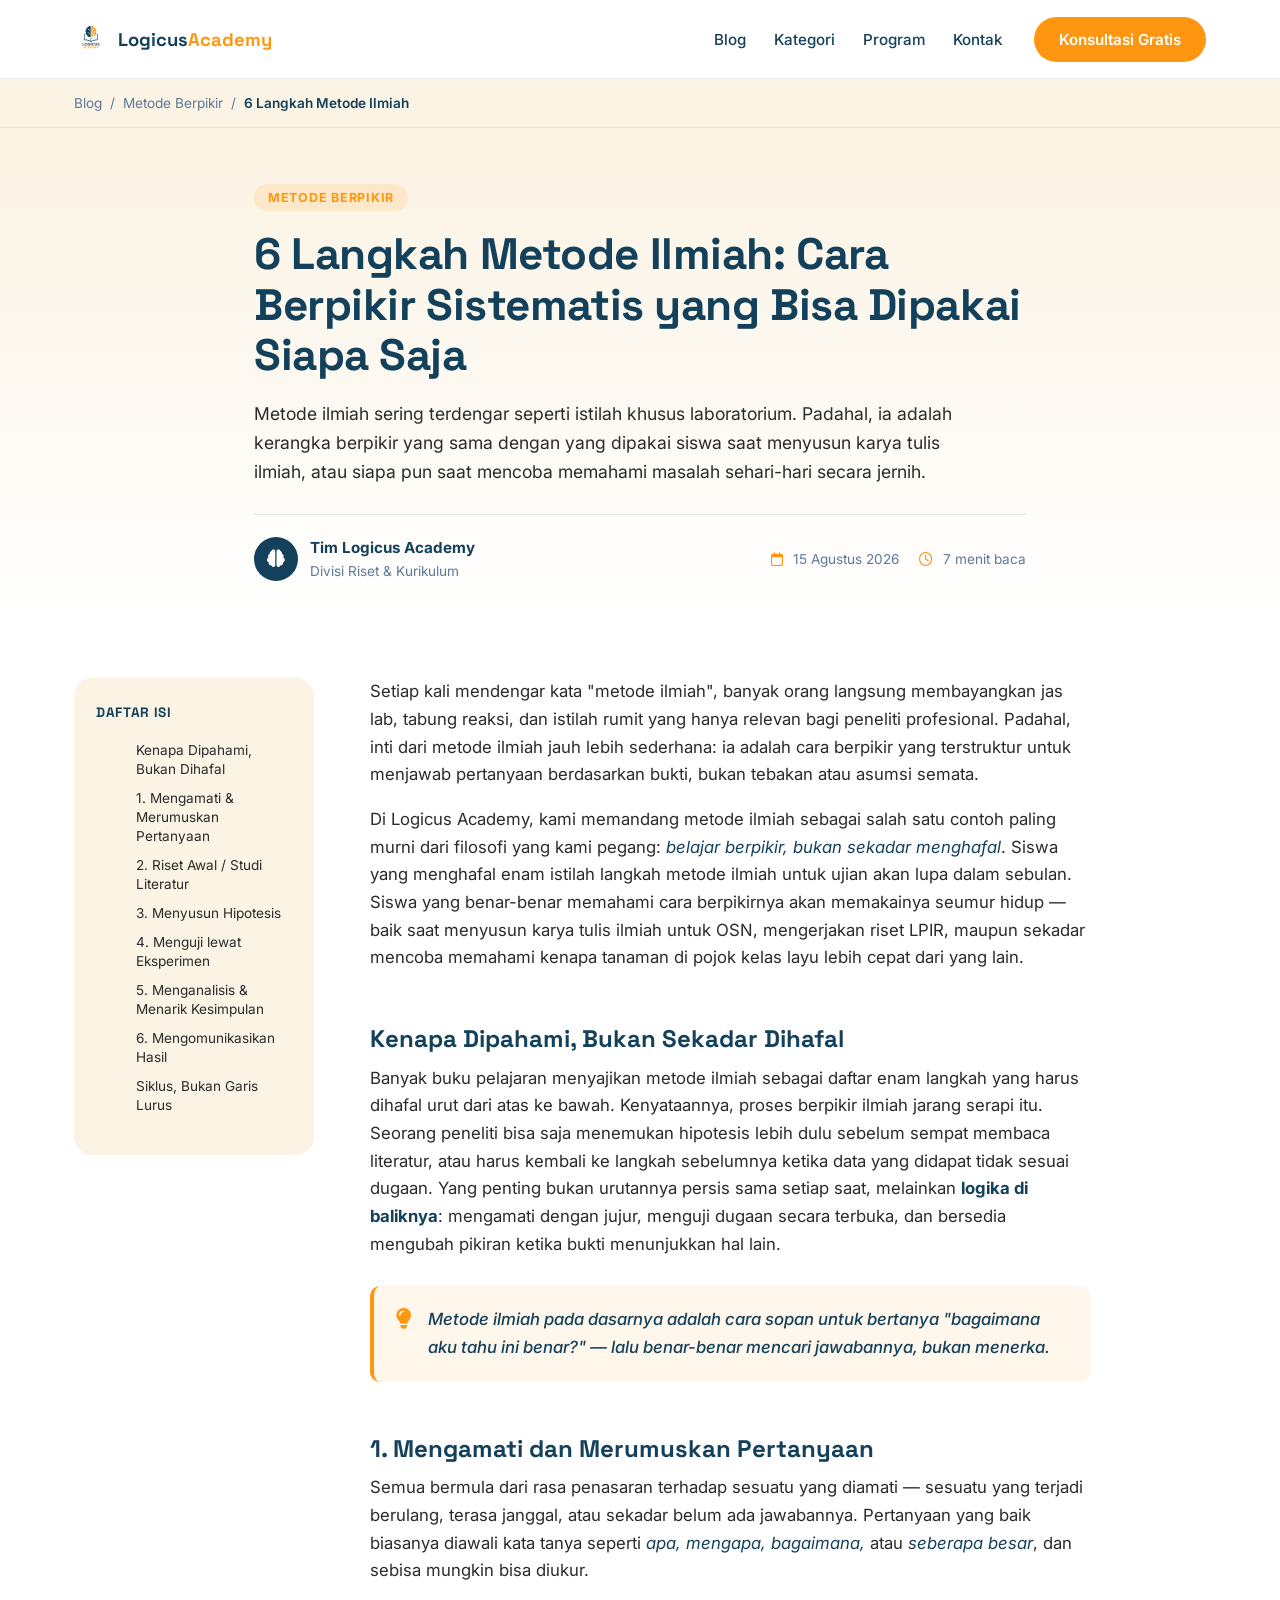
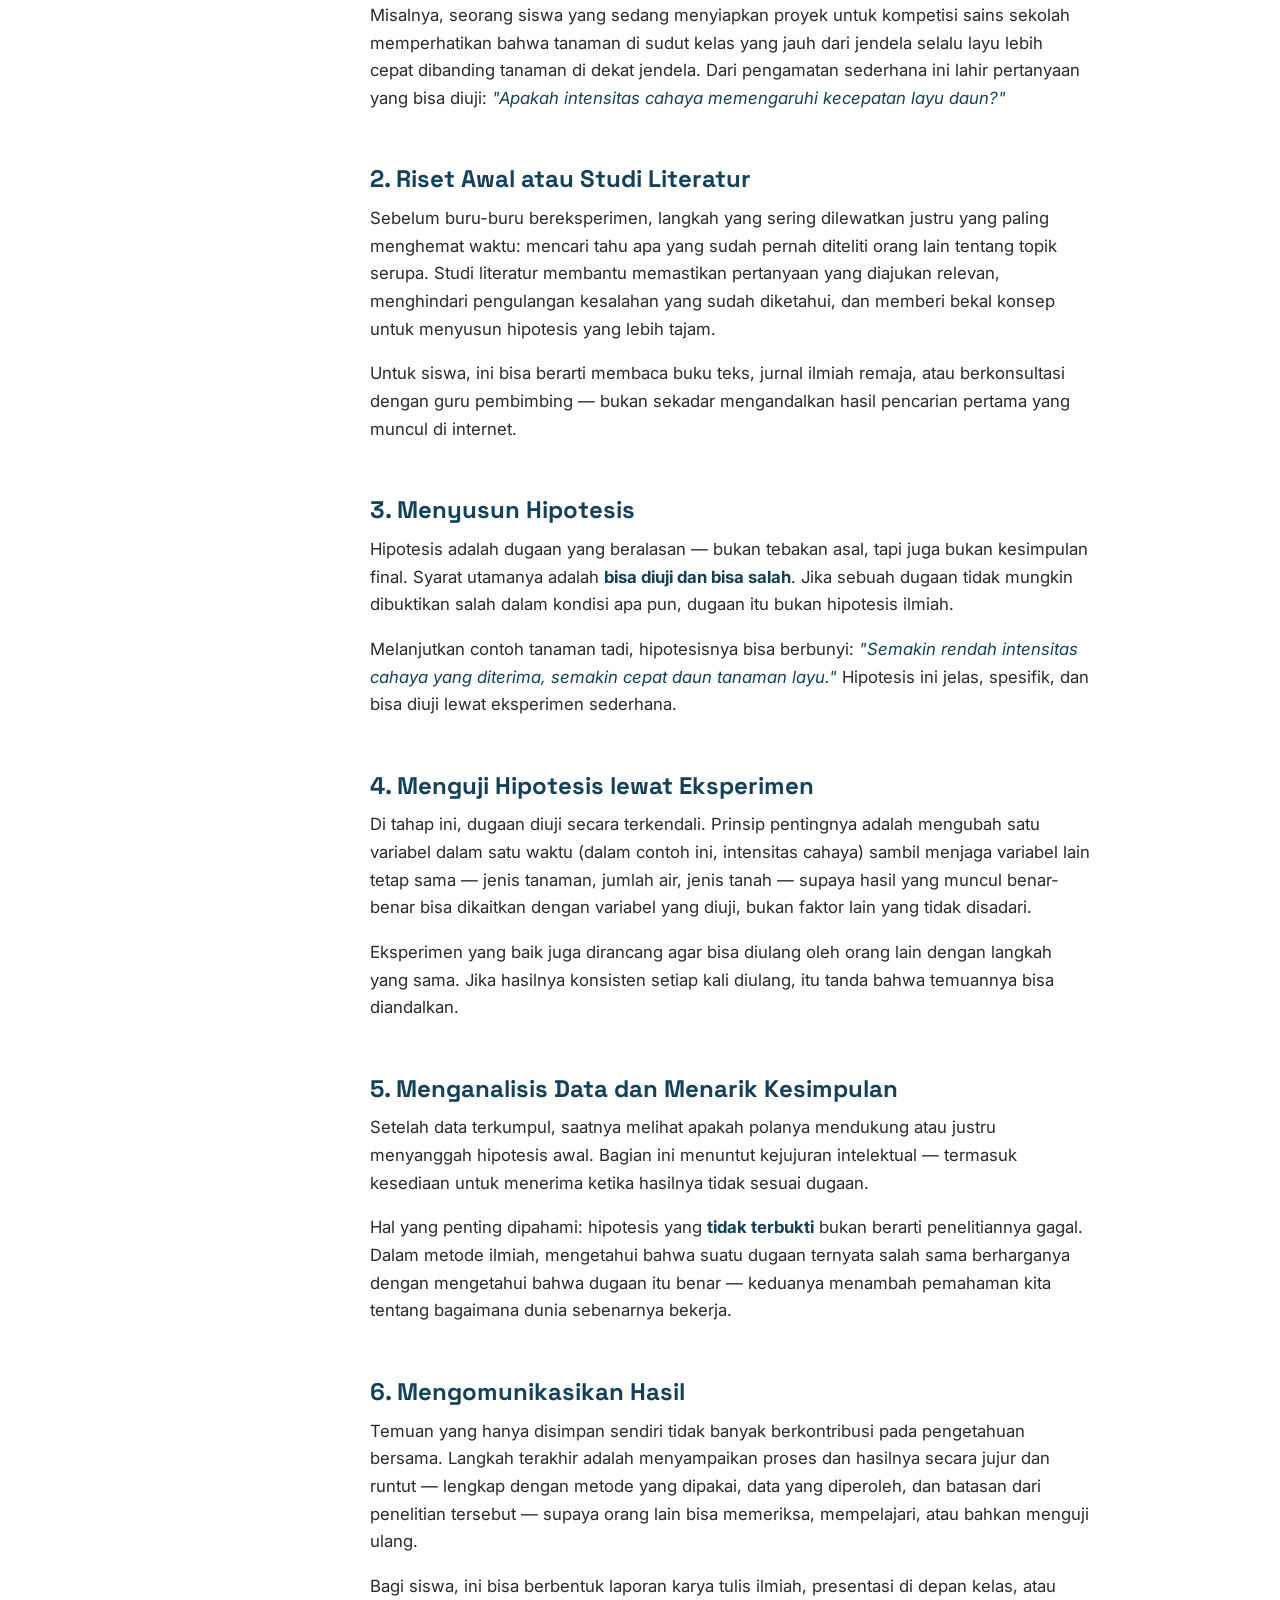
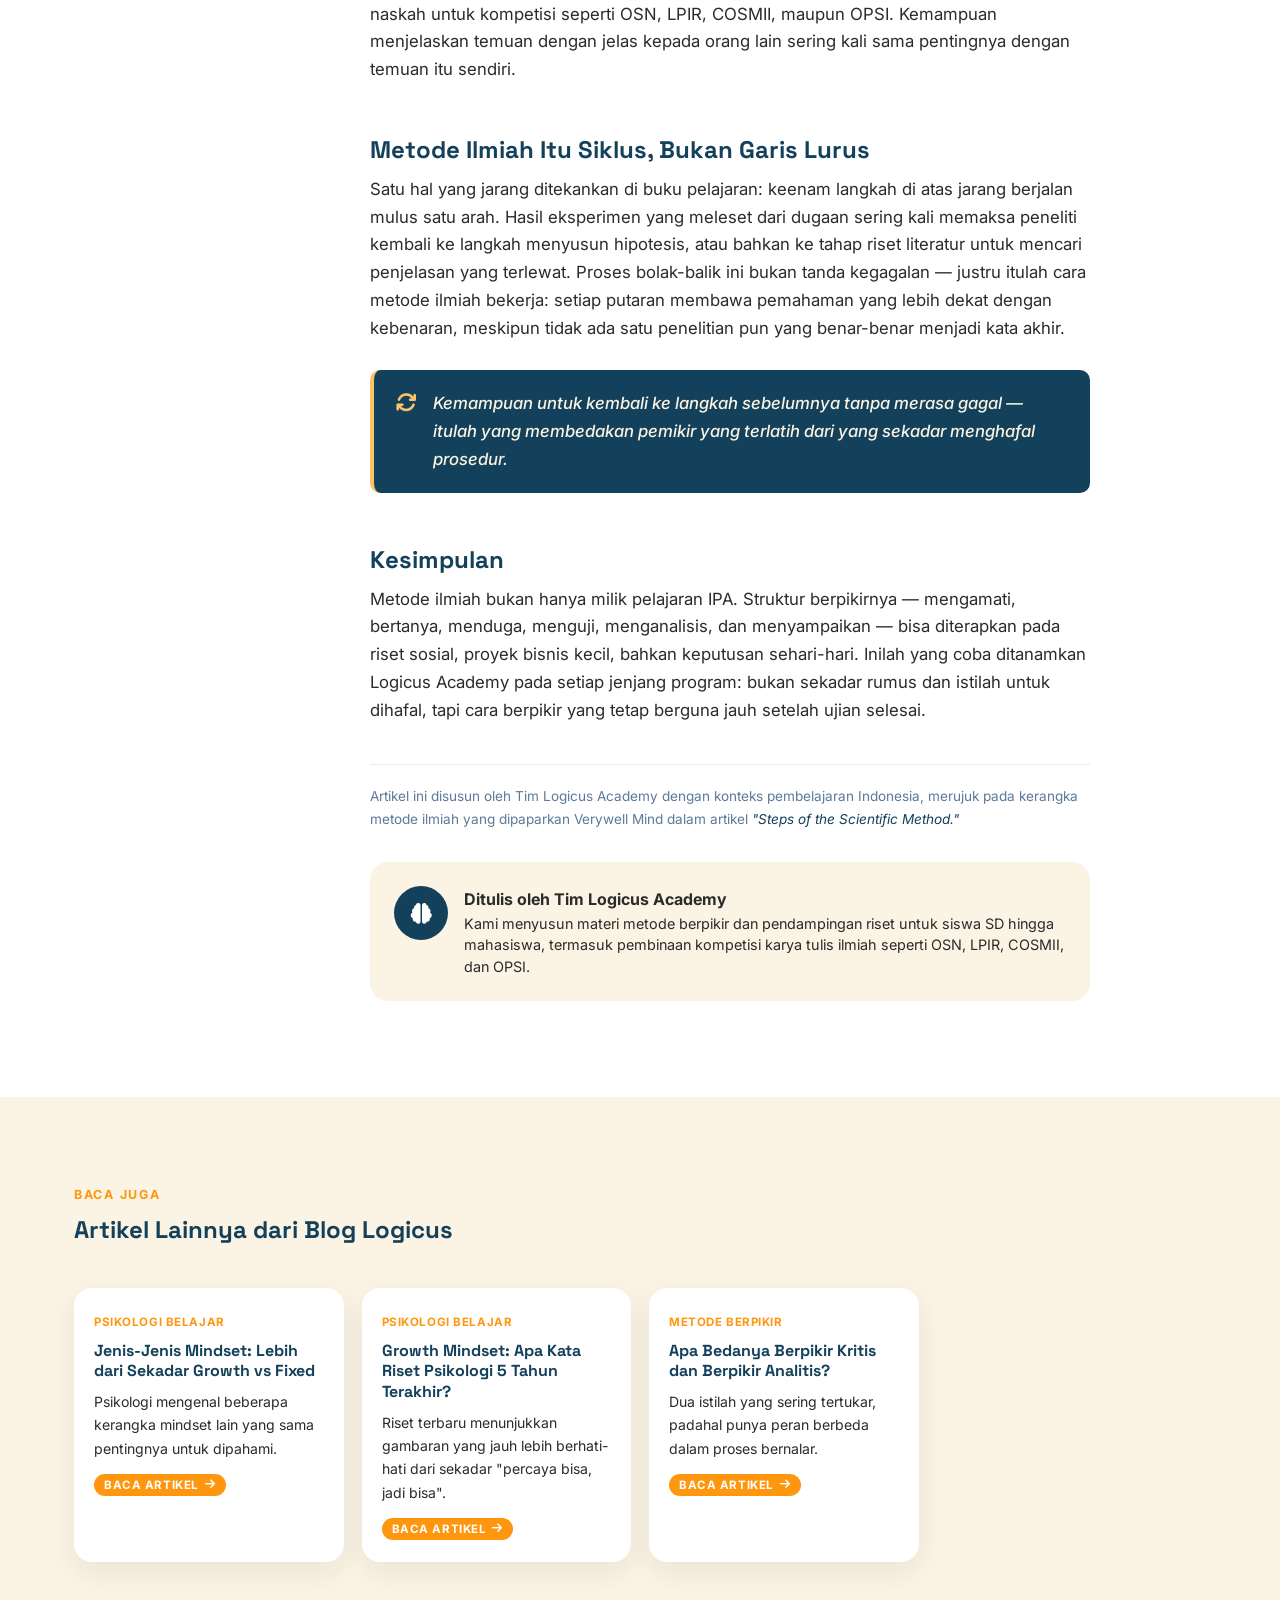
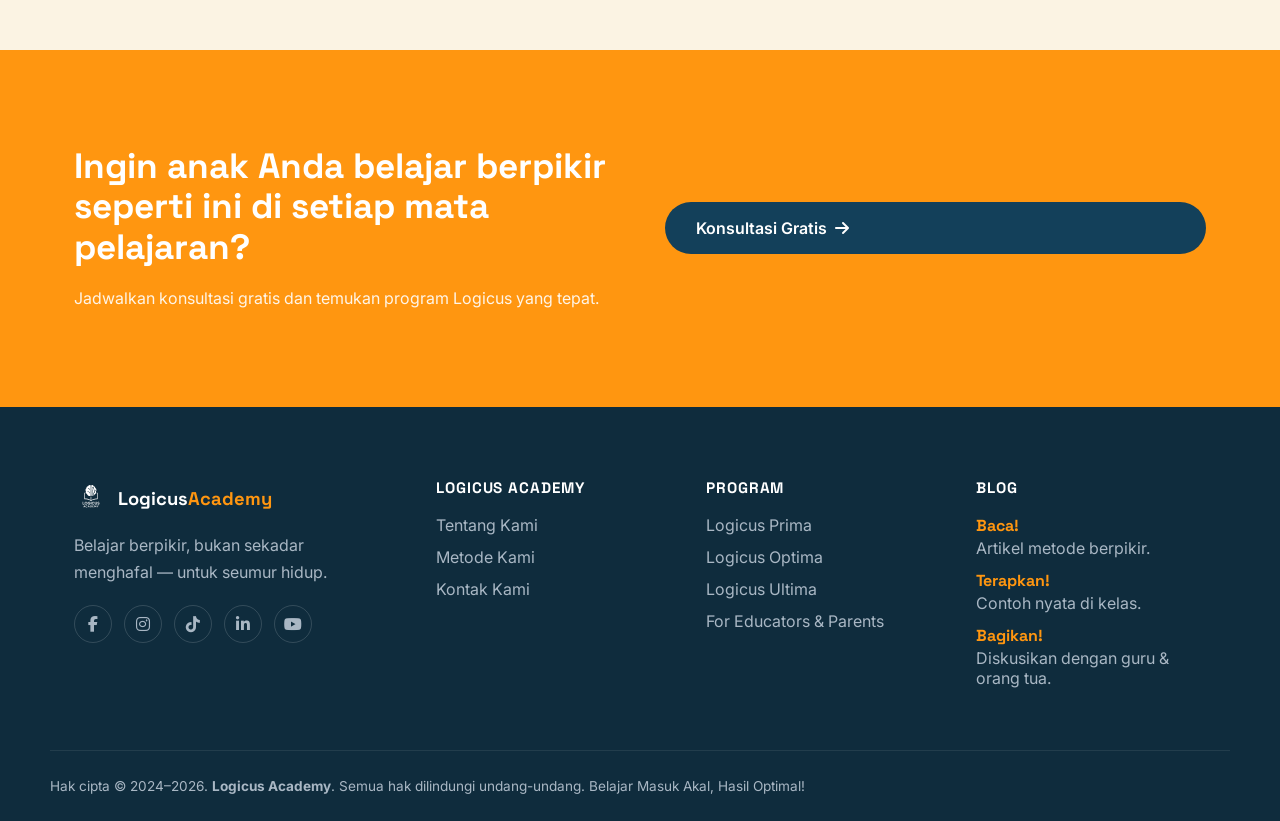
<file: tahapan-metode-ilmiah.html>
<!DOCTYPE html>
<html lang="id">
<head>
    <meta charset="UTF-8">
    <meta name="viewport" content="width=device-width, initial-scale=1.0">
    <title>6 Langkah Metode Ilmiah: Cara Berpikir Sistematis ala Ilmuwan — Blog Logicus Academy</title>
    <meta name="description" content="Metode ilmiah bukan cuma untuk laboratorium. Pelajari 6 langkah berpikir sistematis yang bisa dipakai siapa saja untuk menjawab pertanyaan dan menyelesaikan masalah — dari Blog Logicus Academy.">
    <link rel="preconnect" href="https://fonts.googleapis.com">
    <link rel="preconnect" href="https://fonts.gstatic.com" crossorigin>
    <link href="https://fonts.googleapis.com/css2?family=Space+Grotesk:wght@500;600;700&family=Inter:wght@400;500;600;700&family=Source+Serif+4:opsz,wght@8..60,400;8..60,600&display=swap" rel="stylesheet">
    <link rel="stylesheet" href="https://cdnjs.cloudflare.com/ajax/libs/font-awesome/6.5.1/css/all.min.css">
    <link rel="stylesheet" href="style.css">
    <link rel="stylesheet" href="blog.css">
</head>
<body>

    <a class="skip-link" href="#main">Langsung ke konten</a>

    <!-- Official vectorized logo (traced 1:1 from master file) reused via <use> -->
    <svg style="position:absolute;width:0;height:0;overflow:hidden" aria-hidden="true">
        <symbol id="logicus-logo-full" viewBox="0 0 500 500">
            <path d="M 306.25,336.00 L 306.00,336.25 L 306.00,363.75 L 306.75,365.00 L 306.75,365.75 L 308.00,368.75 L 310.50,371.75 L 313.25,373.75 L 314.00,373.75 L 315.75,374.75 L 317.00,374.75 L 318.25,375.50 L 326.25,375.50 L 327.50,374.75 L 328.50,374.75 L 329.75,374.00 L 332.25,373.25 L 334.25,371.75 L 336.75,368.75 L 337.00,367.25 L 338.25,365.50 L 338.50,362.00 L 338.75,361.75 L 338.75,336.50 L 338.25,336.00 L 331.00,336.00 L 330.75,336.25 L 330.75,362.00 L 328.75,365.75 L 325.50,368.00 L 319.50,368.00 L 318.25,367.00 L 317.25,366.75 L 315.50,365.25 L 314.00,362.00 L 314.00,360.75 L 313.75,360.50 L 313.75,337.50 L 314.00,336.25 L 313.75,336.00 Z M 248.25,336.00 L 248.00,336.25 L 248.00,374.50 L 248.25,374.75 L 255.75,374.75 L 256.25,374.25 L 256.25,336.50 L 255.75,336.00 Z M 127.75,336.00 L 127.25,336.50 L 127.50,337.75 L 127.25,338.50 L 127.25,344.75 L 127.50,345.00 L 127.50,346.25 L 127.25,346.50 L 127.25,374.25 L 127.75,374.75 L 152.75,374.75 L 153.00,374.50 L 153.00,368.25 L 152.50,367.75 L 135.75,367.75 L 135.00,366.75 L 135.00,337.50 L 135.25,336.50 L 134.75,336.00 Z M 356.00,335.00 L 351.00,337.00 L 347.00,341.00 L 346.00,343.25 L 345.50,345.75 L 345.50,347.75 L 345.75,348.00 L 346.00,350.50 L 347.00,352.75 L 350.00,355.75 L 354.75,357.75 L 355.75,357.75 L 358.00,358.50 L 359.50,358.50 L 362.00,359.75 L 363.00,359.75 L 364.25,360.50 L 366.00,362.50 L 366.00,365.50 L 365.50,366.50 L 363.25,368.50 L 362.00,369.00 L 359.00,369.25 L 358.75,369.00 L 356.75,369.00 L 356.25,368.50 L 355.25,368.25 L 353.75,366.75 L 352.25,364.00 L 345.00,364.00 L 344.75,364.25 L 345.00,367.25 L 346.00,368.50 L 347.00,370.75 L 350.75,373.75 L 352.25,374.00 L 353.25,374.75 L 354.50,374.75 L 355.50,375.50 L 363.00,375.50 L 364.25,374.75 L 365.50,374.75 L 366.25,374.00 L 368.00,373.50 L 369.75,372.50 L 371.50,370.75 L 373.75,367.00 L 373.75,365.25 L 374.00,365.00 L 373.75,359.75 L 372.50,357.25 L 369.75,354.75 L 366.75,353.75 L 365.75,353.00 L 364.50,353.00 L 362.75,352.25 L 361.50,352.25 L 358.75,351.00 L 355.25,350.00 L 353.25,347.50 L 353.25,345.00 L 353.75,343.50 L 355.50,341.75 L 356.75,341.00 L 360.50,340.75 L 361.50,341.50 L 363.50,342.25 L 365.75,345.00 L 366.00,346.25 L 366.75,346.75 L 367.50,346.50 L 373.25,346.50 L 373.50,345.25 L 372.75,344.00 L 372.75,343.00 L 372.00,342.00 L 371.50,340.50 L 370.00,338.75 L 367.75,337.00 L 366.50,336.75 L 365.50,336.00 L 364.75,336.00 L 362.50,335.00 Z M 277.25,335.25 L 276.25,336.00 L 275.50,336.00 L 274.25,336.75 L 272.75,337.00 L 270.00,339.00 L 269.50,339.00 L 267.00,341.25 L 266.75,342.00 L 265.00,344.00 L 264.75,345.00 L 263.25,347.50 L 262.25,351.75 L 262.25,358.50 L 263.00,361.00 L 263.00,362.25 L 263.75,363.25 L 265.00,366.25 L 266.75,368.50 L 269.75,371.50 L 272.75,373.50 L 275.25,374.00 L 276.25,374.75 L 277.50,374.75 L 278.50,375.50 L 286.00,375.50 L 287.25,374.75 L 288.75,374.50 L 289.25,374.00 L 291.00,373.75 L 293.25,372.00 L 294.25,371.75 L 297.50,368.50 L 298.00,367.25 L 299.50,365.50 L 300.25,362.50 L 299.00,362.00 L 292.25,362.25 L 290.00,364.75 L 289.50,365.75 L 288.50,366.00 L 285.25,368.00 L 279.25,368.00 L 278.50,367.75 L 276.25,366.25 L 275.25,366.00 L 272.50,363.25 L 271.75,361.25 L 270.75,359.75 L 270.50,357.25 L 270.25,357.00 L 270.25,353.50 L 271.00,349.75 L 272.50,347.25 L 274.75,344.75 L 275.75,344.50 L 278.25,342.75 L 285.25,342.75 L 288.00,344.50 L 289.50,345.00 L 291.75,348.25 L 292.50,348.75 L 299.50,348.75 L 300.00,348.25 L 299.75,346.50 L 297.50,342.25 L 294.00,338.75 L 291.50,337.00 L 290.00,336.75 L 287.25,335.25 L 286.00,335.25 L 285.75,335.00 Z M 216.75,335.25 L 213.75,336.75 L 212.50,337.00 L 210.25,338.75 L 209.25,339.00 L 206.00,342.50 L 205.75,343.25 L 204.25,345.00 L 204.00,346.50 L 203.25,347.25 L 202.00,351.75 L 202.00,359.25 L 202.50,361.50 L 204.00,364.25 L 204.00,365.25 L 206.00,368.25 L 209.50,371.75 L 210.00,371.75 L 212.75,373.75 L 214.50,374.00 L 215.75,374.75 L 217.00,374.75 L 218.25,375.50 L 225.50,375.50 L 227.00,374.75 L 228.50,374.75 L 229.75,374.00 L 232.25,373.50 L 235.25,371.50 L 238.00,368.75 L 240.75,363.50 L 241.25,359.75 L 241.25,354.00 L 240.50,353.50 L 222.50,353.50 L 222.00,354.00 L 222.00,360.25 L 222.25,360.50 L 232.50,360.50 L 233.00,361.00 L 233.00,361.50 L 232.00,362.50 L 231.75,363.50 L 229.00,366.25 L 226.00,368.00 L 218.50,368.00 L 215.75,366.25 L 214.25,365.75 L 212.00,363.00 L 210.75,360.00 L 210.50,358.25 L 210.00,357.75 L 210.00,352.75 L 210.75,351.50 L 210.75,350.75 L 211.50,349.50 L 211.75,348.25 L 215.00,344.75 L 217.50,343.75 L 218.75,342.75 L 225.00,342.75 L 229.25,345.00 L 232.25,348.50 L 240.25,348.50 L 240.75,348.00 L 240.75,347.50 L 239.50,345.75 L 238.75,343.25 L 234.50,338.75 L 233.50,338.25 L 232.25,337.00 L 230.50,336.75 L 229.50,336.00 L 228.50,336.00 L 227.50,335.25 L 226.50,335.00 Z M 171.50,335.25 L 170.50,336.00 L 169.75,336.00 L 167.75,337.00 L 167.00,337.00 L 164.25,339.00 L 163.75,339.00 L 161.00,341.50 L 158.25,345.25 L 158.00,346.25 L 157.25,347.25 L 157.00,349.50 L 156.25,350.75 L 156.25,352.25 L 155.75,353.75 L 155.75,356.25 L 156.25,358.00 L 156.25,359.75 L 157.00,360.75 L 157.25,363.00 L 158.00,364.50 L 158.75,365.25 L 159.25,366.75 L 164.25,371.75 L 165.25,372.00 L 167.75,373.75 L 169.50,374.00 L 173.00,375.50 L 180.25,375.50 L 181.25,374.75 L 182.50,374.75 L 183.50,374.00 L 185.25,373.75 L 187.50,372.50 L 190.50,370.00 L 191.25,369.75 L 192.00,368.50 L 193.75,366.75 L 194.75,364.50 L 195.75,363.25 L 195.75,362.25 L 196.50,360.00 L 196.50,358.75 L 197.00,357.75 L 197.00,354.50 L 196.50,352.75 L 196.50,351.00 L 195.75,348.00 L 193.50,343.75 L 192.00,342.25 L 191.50,341.25 L 189.25,339.25 L 187.00,338.00 L 186.00,337.00 L 184.25,336.75 L 181.50,335.25 L 180.00,335.25 L 179.75,335.00 Z M 173.00,342.75 L 179.75,342.75 L 184.00,345.00 L 186.00,347.00 L 187.00,349.00 L 187.75,349.75 L 188.75,353.75 L 188.75,357.75 L 187.50,361.50 L 186.75,362.25 L 186.50,363.00 L 183.50,366.00 L 183.00,366.00 L 179.25,368.00 L 173.50,368.00 L 172.50,367.25 L 169.50,366.00 L 166.75,363.50 L 166.50,362.75 L 165.25,361.25 L 164.75,360.00 L 164.50,357.75 L 163.75,356.25 L 163.75,354.00 L 164.50,352.50 L 164.50,351.00 L 165.00,349.25 L 168.50,345.00 Z M 152.00,204.50 L 151.50,292.75 L 155.50,296.75 L 176.75,297.75 L 199.25,301.75 L 218.75,307.75 L 232.75,313.75 L 244.25,320.75 L 250.50,321.75 L 254.50,320.75 L 275.00,309.75 L 292.00,303.75 L 323.50,297.75 L 342.25,297.25 L 346.00,295.50 L 347.50,293.25 L 347.50,205.25 L 344.25,200.75 L 333.25,200.75 L 330.50,209.75 L 338.75,210.50 L 338.50,287.25 L 308.00,290.25 L 290.50,294.25 L 273.25,300.00 L 254.75,309.25 L 253.75,308.75 L 253.75,263.00 L 250.25,259.00 L 248.50,259.00 L 245.50,262.00 L 244.75,309.00 L 220.25,298.00 L 200.25,292.25 L 176.25,288.25 L 160.75,287.25 L 160.50,210.50 L 168.75,208.75 L 165.50,200.50 L 155.75,200.50 Z M 236.25,88.75 L 229.50,89.25 L 228.25,90.00 L 222.75,91.00 L 221.00,92.25 L 218.50,93.00 L 211.25,99.00 L 207.25,105.25 L 200.75,107.00 L 199.75,108.00 L 197.00,109.00 L 194.25,110.75 L 190.00,114.75 L 187.25,118.25 L 185.00,122.50 L 183.00,129.00 L 182.50,135.50 L 177.00,140.25 L 173.00,146.25 L 171.00,150.50 L 170.75,153.25 L 169.25,157.75 L 169.25,167.00 L 171.00,173.75 L 175.00,181.00 L 175.00,182.50 L 173.25,186.25 L 172.75,189.00 L 172.50,195.25 L 173.00,199.25 L 175.25,205.50 L 176.00,206.00 L 177.00,208.50 L 181.25,213.75 L 185.50,217.50 L 189.75,219.75 L 191.75,221.75 L 193.00,226.50 L 196.25,232.75 L 203.50,240.75 L 209.00,244.50 L 213.50,246.75 L 215.50,247.00 L 218.50,248.50 L 223.50,249.00 L 228.75,250.50 L 236.50,250.50 L 241.25,248.75 L 244.00,246.00 L 245.50,241.75 L 245.50,98.25 L 244.75,94.00 L 242.75,91.50 L 238.25,89.00 Z M 199.50,179.75 L 200.50,178.75 L 203.25,178.75 L 206.25,181.75 L 209.25,183.50 L 210.25,183.75 L 211.25,184.50 L 213.75,185.00 L 214.75,185.75 L 217.00,186.50 L 219.00,186.75 L 219.75,187.50 L 223.50,189.00 L 224.00,189.75 L 225.25,190.25 L 227.25,191.75 L 229.75,194.25 L 230.00,195.00 L 231.25,196.25 L 231.75,197.50 L 233.00,199.00 L 233.00,199.75 L 233.75,201.25 L 234.25,203.50 L 235.00,204.75 L 235.00,207.75 L 234.00,209.25 L 233.00,210.00 L 231.25,210.25 L 230.50,210.00 L 229.25,208.75 L 228.00,206.00 L 227.50,203.25 L 226.75,201.75 L 224.75,198.75 L 222.50,196.50 L 218.50,194.00 L 217.50,194.00 L 216.00,193.00 L 214.50,192.75 L 212.75,192.00 L 211.75,192.00 L 208.25,190.25 L 207.00,190.00 L 202.25,187.00 L 199.75,184.50 L 198.75,182.75 L 198.75,181.00 Z M 207.25,133.25 L 210.75,133.25 L 211.75,133.75 L 213.50,133.75 L 216.50,135.50 L 217.75,135.75 L 220.25,137.75 L 220.75,137.75 L 225.25,142.25 L 226.00,143.75 L 227.00,144.75 L 227.00,145.25 L 229.00,148.75 L 229.25,150.50 L 230.00,152.50 L 230.00,153.75 L 230.50,155.00 L 230.50,158.50 L 230.00,159.25 L 230.00,160.00 L 229.25,161.00 L 228.25,161.50 L 226.25,161.50 L 224.75,160.25 L 223.75,157.75 L 223.75,154.75 L 223.00,152.00 L 221.75,150.00 L 221.50,148.75 L 219.75,146.75 L 219.50,146.00 L 217.25,143.75 L 215.00,142.00 L 212.25,141.00 L 211.00,140.00 L 207.00,139.25 L 205.75,138.00 L 205.25,137.00 L 205.25,135.75 L 205.75,134.25 Z" fill="#13405A" fill-rule="evenodd"/>
            <path d="M 335.75,389.25 L 335.75,390.00 L 336.75,391.50 L 337.25,393.00 L 338.75,395.00 L 339.00,396.25 L 340.50,398.00 L 341.25,400.00 L 342.50,401.50 L 343.25,403.50 L 345.00,406.00 L 345.00,416.50 L 345.50,417.00 L 350.50,417.00 L 351.00,416.50 L 351.00,406.00 L 351.75,405.00 L 352.75,402.50 L 353.75,401.50 L 354.75,399.75 L 354.75,399.25 L 357.50,395.25 L 358.75,392.50 L 359.75,391.50 L 360.25,389.50 L 360.00,389.25 L 354.50,389.25 L 354.00,389.50 L 353.00,390.75 L 351.75,393.75 L 351.00,394.50 L 351.00,395.00 L 350.25,396.50 L 349.00,398.00 L 348.75,399.00 L 348.25,399.50 L 347.75,399.50 L 347.00,398.75 L 346.50,397.00 L 344.75,394.50 L 344.75,394.00 L 343.75,392.00 L 343.00,391.25 L 342.50,389.75 L 341.75,389.25 Z M 297.75,390.25 L 297.75,416.25 L 298.25,417.00 L 303.50,417.00 L 303.75,416.75 L 303.75,400.00 L 304.25,399.50 L 305.25,400.25 L 306.00,402.00 L 307.25,403.25 L 308.00,405.00 L 312.00,410.75 L 313.50,410.75 L 314.50,410.00 L 315.75,407.50 L 316.75,406.50 L 317.00,405.50 L 318.75,403.25 L 319.75,401.25 L 321.25,400.25 L 321.75,400.75 L 321.75,416.50 L 322.25,417.00 L 327.50,417.00 L 327.75,416.75 L 327.75,389.50 L 327.50,389.25 L 321.25,389.25 L 319.25,392.00 L 318.75,393.25 L 317.75,394.25 L 316.75,396.50 L 315.50,397.75 L 315.00,399.00 L 313.25,401.25 L 312.75,401.25 L 311.75,400.25 L 310.75,398.25 L 309.75,397.25 L 309.50,396.25 L 307.75,394.25 L 307.50,393.25 L 304.50,389.25 L 298.25,389.25 Z M 271.00,389.25 L 270.25,390.50 L 270.25,416.50 L 271.00,417.00 L 288.50,417.00 L 288.75,416.75 L 288.75,412.00 L 288.25,411.50 L 287.25,411.75 L 284.25,411.75 L 284.00,411.50 L 282.75,411.75 L 280.00,411.75 L 279.75,411.50 L 277.25,411.75 L 276.50,410.75 L 276.50,406.75 L 277.25,406.00 L 287.00,406.00 L 287.50,405.50 L 287.50,401.25 L 287.00,400.75 L 278.50,400.75 L 278.25,401.00 L 277.00,400.75 L 276.50,400.25 L 276.50,395.25 L 277.50,394.25 L 278.25,394.50 L 288.25,394.50 L 288.75,394.00 L 288.75,389.50 L 288.50,389.25 Z M 237.75,389.25 L 237.25,389.75 L 237.25,416.50 L 237.75,417.00 L 250.50,417.00 L 250.75,416.75 L 253.50,416.50 L 255.25,415.25 L 257.00,414.75 L 258.50,413.50 L 260.50,411.00 L 260.75,409.75 L 261.75,408.25 L 262.00,406.25 L 262.50,405.00 L 262.50,400.75 L 261.75,398.00 L 261.00,397.00 L 260.75,395.75 L 260.00,394.50 L 258.00,392.25 L 254.50,390.00 L 253.25,390.00 L 250.75,389.25 Z M 244.25,394.50 L 250.00,394.75 L 252.50,395.75 L 254.75,398.00 L 255.00,399.00 L 256.00,400.50 L 256.25,403.25 L 256.00,403.50 L 255.75,406.50 L 255.00,407.25 L 254.75,408.25 L 251.75,411.00 L 250.00,411.50 L 245.75,411.75 L 245.50,411.50 L 244.00,411.50 L 243.25,410.75 L 243.25,395.25 Z M 213.25,389.25 L 212.25,390.50 L 211.75,393.00 L 211.00,394.00 L 211.00,394.75 L 210.00,396.50 L 209.75,398.25 L 209.00,399.25 L 208.00,401.75 L 208.00,403.00 L 206.25,406.25 L 205.75,408.75 L 204.25,411.50 L 203.75,414.00 L 203.25,414.50 L 202.50,416.50 L 203.00,417.00 L 208.50,417.00 L 209.25,416.25 L 209.75,414.00 L 211.25,411.75 L 221.50,411.75 L 222.75,413.50 L 223.50,416.00 L 224.25,417.00 L 229.75,417.00 L 230.25,416.25 L 229.50,415.25 L 229.50,414.25 L 227.75,410.75 L 227.50,409.00 L 225.75,405.25 L 224.75,402.00 L 223.75,400.75 L 223.50,398.75 L 223.00,398.00 L 222.75,396.75 L 221.75,395.25 L 221.00,392.25 L 220.00,390.75 L 219.75,389.75 L 219.25,389.25 Z M 216.25,397.25 L 217.25,398.25 L 218.00,401.50 L 219.75,405.00 L 219.75,405.50 L 219.00,406.25 L 218.25,406.50 L 213.50,406.25 L 213.00,405.75 L 213.00,405.00 L 213.75,403.75 L 214.00,401.75 L 214.50,401.25 L 215.75,397.75 Z M 149.00,389.50 L 148.00,391.00 L 147.75,392.25 L 147.25,393.00 L 147.00,394.75 L 146.00,396.25 L 145.00,399.00 L 145.00,399.75 L 144.00,401.25 L 143.75,403.00 L 143.25,403.50 L 143.25,404.25 L 141.75,407.50 L 141.00,410.25 L 140.00,411.75 L 140.00,412.75 L 138.50,416.00 L 138.50,416.75 L 138.75,417.00 L 144.25,417.00 L 145.50,414.75 L 146.00,412.75 L 147.25,411.75 L 156.75,411.75 L 158.00,412.75 L 158.25,413.75 L 158.75,414.00 L 159.00,415.75 L 159.50,416.75 L 160.00,417.00 L 165.50,417.00 L 165.75,415.75 L 164.75,414.00 L 164.75,412.75 L 163.00,409.75 L 162.75,407.50 L 160.75,403.75 L 160.75,402.50 L 159.75,401.00 L 158.75,398.50 L 158.75,397.50 L 157.75,396.00 L 157.25,394.00 L 156.75,393.25 L 156.75,392.25 L 156.00,391.25 L 155.50,389.75 L 154.75,389.25 L 149.50,389.25 Z M 151.75,397.50 L 152.25,397.50 L 153.00,398.25 L 153.25,400.50 L 155.00,404.00 L 155.25,405.75 L 154.50,406.50 L 153.25,406.25 L 151.00,406.50 L 150.75,406.25 L 149.25,406.25 L 148.75,405.75 L 149.75,402.00 L 150.75,400.50 L 151.00,398.50 Z M 178.00,390.00 L 175.25,391.75 L 173.25,393.75 L 171.75,396.75 L 171.00,397.50 L 170.75,400.25 L 170.50,400.50 L 170.50,406.00 L 171.00,407.50 L 171.00,408.75 L 172.75,411.25 L 173.25,412.50 L 175.25,414.50 L 178.75,416.75 L 182.00,417.00 L 183.75,417.75 L 186.25,417.75 L 188.75,417.00 L 191.00,416.75 L 193.25,415.00 L 194.00,414.75 L 195.75,413.00 L 197.00,410.25 L 197.50,409.75 L 197.50,408.75 L 197.25,408.50 L 196.75,408.75 L 191.25,408.75 L 189.25,411.00 L 188.75,411.00 L 187.00,412.00 L 183.00,412.00 L 181.50,411.50 L 178.75,409.50 L 176.75,406.25 L 176.75,404.50 L 176.50,404.25 L 176.75,400.00 L 178.00,397.75 L 179.75,395.75 L 181.00,395.00 L 182.75,394.75 L 183.50,394.25 L 185.50,394.25 L 188.00,395.00 L 189.25,395.75 L 191.75,398.25 L 197.00,398.25 L 197.50,397.75 L 197.50,397.25 L 196.00,395.00 L 195.75,394.00 L 194.00,392.00 L 191.50,390.00 L 190.75,390.00 L 189.50,389.25 L 188.50,389.25 L 187.25,388.75 L 182.50,388.75 L 181.50,389.25 L 180.00,389.25 L 179.25,389.75 Z M 304.25,163.00 L 301.75,164.25 L 300.00,165.75 L 299.25,168.25 L 299.50,171.50 L 301.00,173.75 L 302.50,174.75 L 307.25,174.75 L 309.25,173.25 L 310.75,171.00 L 310.75,169.50 L 311.00,169.25 L 310.75,167.50 L 310.00,166.75 L 309.50,165.25 L 308.00,164.00 L 306.25,163.25 Z M 278.50,122.00 L 276.75,123.25 L 275.25,126.50 L 275.25,128.50 L 276.00,130.25 L 278.25,132.75 L 279.25,133.25 L 282.75,133.25 L 283.50,133.00 L 285.75,131.25 L 285.75,130.75 L 286.75,129.25 L 286.75,125.50 L 285.75,123.50 L 284.00,122.00 L 283.25,121.75 Z M 262.25,88.75 L 257.75,90.50 L 254.00,95.75 L 254.00,243.00 L 256.75,247.50 L 263.00,250.50 L 264.00,250.00 L 264.00,172.50 L 266.75,165.50 L 275.75,155.00 L 277.75,150.75 L 277.75,140.00 L 273.50,137.75 L 268.75,130.75 L 268.75,124.00 L 274.25,116.50 L 283.00,114.50 L 287.75,116.25 L 291.00,119.25 L 294.00,126.75 L 291.25,135.25 L 284.25,140.50 L 283.75,155.25 L 274.25,167.25 L 271.00,173.75 L 271.00,250.00 L 280.25,248.50 L 282.50,246.75 L 282.50,212.50 L 284.25,207.25 L 289.00,202.00 L 299.25,196.00 L 301.75,192.00 L 301.75,182.00 L 294.25,176.25 L 292.00,169.75 L 294.00,163.00 L 300.75,157.00 L 309.25,157.00 L 315.00,161.25 L 317.00,165.00 L 317.50,170.50 L 314.75,177.75 L 308.75,182.00 L 308.75,193.25 L 307.00,197.75 L 303.25,201.75 L 292.25,208.25 L 290.00,211.25 L 290.25,244.00 L 299.50,236.25 L 304.75,224.50 L 314.50,218.75 L 318.75,214.50 L 322.75,207.75 L 325.25,198.50 L 325.25,189.75 L 323.50,181.75 L 328.75,172.00 L 329.75,161.00 L 326.75,148.25 L 322.50,141.25 L 312.50,132.50 L 311.50,123.50 L 306.75,114.75 L 299.50,109.00 L 291.50,106.50 L 285.50,97.50 L 280.00,93.25 L 269.25,89.00 Z" fill="#FF9610" fill-rule="evenodd"/>
        </symbol>
        <symbol id="logicus-logo-white" viewBox="0 0 500 500">
            <path d="M 306.25,336.00 L 306.00,336.25 L 306.00,363.75 L 306.75,365.00 L 306.75,365.75 L 308.00,368.75 L 310.50,371.75 L 313.25,373.75 L 314.00,373.75 L 315.75,374.75 L 317.00,374.75 L 318.25,375.50 L 326.25,375.50 L 327.50,374.75 L 328.50,374.75 L 329.75,374.00 L 332.25,373.25 L 334.25,371.75 L 336.75,368.75 L 337.00,367.25 L 338.25,365.50 L 338.50,362.00 L 338.75,361.75 L 338.75,336.50 L 338.25,336.00 L 331.00,336.00 L 330.75,336.25 L 330.75,362.00 L 328.75,365.75 L 325.50,368.00 L 319.50,368.00 L 318.25,367.00 L 317.25,366.75 L 315.50,365.25 L 314.00,362.00 L 314.00,360.75 L 313.75,360.50 L 313.75,337.50 L 314.00,336.25 L 313.75,336.00 Z M 248.25,336.00 L 248.00,336.25 L 248.00,374.50 L 248.25,374.75 L 255.75,374.75 L 256.25,374.25 L 256.25,336.50 L 255.75,336.00 Z M 127.75,336.00 L 127.25,336.50 L 127.50,337.75 L 127.25,338.50 L 127.25,344.75 L 127.50,345.00 L 127.50,346.25 L 127.25,346.50 L 127.25,374.25 L 127.75,374.75 L 152.75,374.75 L 153.00,374.50 L 153.00,368.25 L 152.50,367.75 L 135.75,367.75 L 135.00,366.75 L 135.00,337.50 L 135.25,336.50 L 134.75,336.00 Z M 356.00,335.00 L 351.00,337.00 L 347.00,341.00 L 346.00,343.25 L 345.50,345.75 L 345.50,347.75 L 345.75,348.00 L 346.00,350.50 L 347.00,352.75 L 350.00,355.75 L 354.75,357.75 L 355.75,357.75 L 358.00,358.50 L 359.50,358.50 L 362.00,359.75 L 363.00,359.75 L 364.25,360.50 L 366.00,362.50 L 366.00,365.50 L 365.50,366.50 L 363.25,368.50 L 362.00,369.00 L 359.00,369.25 L 358.75,369.00 L 356.75,369.00 L 356.25,368.50 L 355.25,368.25 L 353.75,366.75 L 352.25,364.00 L 345.00,364.00 L 344.75,364.25 L 345.00,367.25 L 346.00,368.50 L 347.00,370.75 L 350.75,373.75 L 352.25,374.00 L 353.25,374.75 L 354.50,374.75 L 355.50,375.50 L 363.00,375.50 L 364.25,374.75 L 365.50,374.75 L 366.25,374.00 L 368.00,373.50 L 369.75,372.50 L 371.50,370.75 L 373.75,367.00 L 373.75,365.25 L 374.00,365.00 L 373.75,359.75 L 372.50,357.25 L 369.75,354.75 L 366.75,353.75 L 365.75,353.00 L 364.50,353.00 L 362.75,352.25 L 361.50,352.25 L 358.75,351.00 L 355.25,350.00 L 353.25,347.50 L 353.25,345.00 L 353.75,343.50 L 355.50,341.75 L 356.75,341.00 L 360.50,340.75 L 361.50,341.50 L 363.50,342.25 L 365.75,345.00 L 366.00,346.25 L 366.75,346.75 L 367.50,346.50 L 373.25,346.50 L 373.50,345.25 L 372.75,344.00 L 372.75,343.00 L 372.00,342.00 L 371.50,340.50 L 370.00,338.75 L 367.75,337.00 L 366.50,336.75 L 365.50,336.00 L 364.75,336.00 L 362.50,335.00 Z M 277.25,335.25 L 276.25,336.00 L 275.50,336.00 L 274.25,336.75 L 272.75,337.00 L 270.00,339.00 L 269.50,339.00 L 267.00,341.25 L 266.75,342.00 L 265.00,344.00 L 264.75,345.00 L 263.25,347.50 L 262.25,351.75 L 262.25,358.50 L 263.00,361.00 L 263.00,362.25 L 263.75,363.25 L 265.00,366.25 L 266.75,368.50 L 269.75,371.50 L 272.75,373.50 L 275.25,374.00 L 276.25,374.75 L 277.50,374.75 L 278.50,375.50 L 286.00,375.50 L 287.25,374.75 L 288.75,374.50 L 289.25,374.00 L 291.00,373.75 L 293.25,372.00 L 294.25,371.75 L 297.50,368.50 L 298.00,367.25 L 299.50,365.50 L 300.25,362.50 L 299.00,362.00 L 292.25,362.25 L 290.00,364.75 L 289.50,365.75 L 288.50,366.00 L 285.25,368.00 L 279.25,368.00 L 278.50,367.75 L 276.25,366.25 L 275.25,366.00 L 272.50,363.25 L 271.75,361.25 L 270.75,359.75 L 270.50,357.25 L 270.25,357.00 L 270.25,353.50 L 271.00,349.75 L 272.50,347.25 L 274.75,344.75 L 275.75,344.50 L 278.25,342.75 L 285.25,342.75 L 288.00,344.50 L 289.50,345.00 L 291.75,348.25 L 292.50,348.75 L 299.50,348.75 L 300.00,348.25 L 299.75,346.50 L 297.50,342.25 L 294.00,338.75 L 291.50,337.00 L 290.00,336.75 L 287.25,335.25 L 286.00,335.25 L 285.75,335.00 Z M 216.75,335.25 L 213.75,336.75 L 212.50,337.00 L 210.25,338.75 L 209.25,339.00 L 206.00,342.50 L 205.75,343.25 L 204.25,345.00 L 204.00,346.50 L 203.25,347.25 L 202.00,351.75 L 202.00,359.25 L 202.50,361.50 L 204.00,364.25 L 204.00,365.25 L 206.00,368.25 L 209.50,371.75 L 210.00,371.75 L 212.75,373.75 L 214.50,374.00 L 215.75,374.75 L 217.00,374.75 L 218.25,375.50 L 225.50,375.50 L 227.00,374.75 L 228.50,374.75 L 229.75,374.00 L 232.25,373.50 L 235.25,371.50 L 238.00,368.75 L 240.75,363.50 L 241.25,359.75 L 241.25,354.00 L 240.50,353.50 L 222.50,353.50 L 222.00,354.00 L 222.00,360.25 L 222.25,360.50 L 232.50,360.50 L 233.00,361.00 L 233.00,361.50 L 232.00,362.50 L 231.75,363.50 L 229.00,366.25 L 226.00,368.00 L 218.50,368.00 L 215.75,366.25 L 214.25,365.75 L 212.00,363.00 L 210.75,360.00 L 210.50,358.25 L 210.00,357.75 L 210.00,352.75 L 210.75,351.50 L 210.75,350.75 L 211.50,349.50 L 211.75,348.25 L 215.00,344.75 L 217.50,343.75 L 218.75,342.75 L 225.00,342.75 L 229.25,345.00 L 232.25,348.50 L 240.25,348.50 L 240.75,348.00 L 240.75,347.50 L 239.50,345.75 L 238.75,343.25 L 234.50,338.75 L 233.50,338.25 L 232.25,337.00 L 230.50,336.75 L 229.50,336.00 L 228.50,336.00 L 227.50,335.25 L 226.50,335.00 Z M 171.50,335.25 L 170.50,336.00 L 169.75,336.00 L 167.75,337.00 L 167.00,337.00 L 164.25,339.00 L 163.75,339.00 L 161.00,341.50 L 158.25,345.25 L 158.00,346.25 L 157.25,347.25 L 157.00,349.50 L 156.25,350.75 L 156.25,352.25 L 155.75,353.75 L 155.75,356.25 L 156.25,358.00 L 156.25,359.75 L 157.00,360.75 L 157.25,363.00 L 158.00,364.50 L 158.75,365.25 L 159.25,366.75 L 164.25,371.75 L 165.25,372.00 L 167.75,373.75 L 169.50,374.00 L 173.00,375.50 L 180.25,375.50 L 181.25,374.75 L 182.50,374.75 L 183.50,374.00 L 185.25,373.75 L 187.50,372.50 L 190.50,370.00 L 191.25,369.75 L 192.00,368.50 L 193.75,366.75 L 194.75,364.50 L 195.75,363.25 L 195.75,362.25 L 196.50,360.00 L 196.50,358.75 L 197.00,357.75 L 197.00,354.50 L 196.50,352.75 L 196.50,351.00 L 195.75,348.00 L 193.50,343.75 L 192.00,342.25 L 191.50,341.25 L 189.25,339.25 L 187.00,338.00 L 186.00,337.00 L 184.25,336.75 L 181.50,335.25 L 180.00,335.25 L 179.75,335.00 Z M 173.00,342.75 L 179.75,342.75 L 184.00,345.00 L 186.00,347.00 L 187.00,349.00 L 187.75,349.75 L 188.75,353.75 L 188.75,357.75 L 187.50,361.50 L 186.75,362.25 L 186.50,363.00 L 183.50,366.00 L 183.00,366.00 L 179.25,368.00 L 173.50,368.00 L 172.50,367.25 L 169.50,366.00 L 166.75,363.50 L 166.50,362.75 L 165.25,361.25 L 164.75,360.00 L 164.50,357.75 L 163.75,356.25 L 163.75,354.00 L 164.50,352.50 L 164.50,351.00 L 165.00,349.25 L 168.50,345.00 Z M 152.00,204.50 L 151.50,292.75 L 155.50,296.75 L 176.75,297.75 L 199.25,301.75 L 218.75,307.75 L 232.75,313.75 L 244.25,320.75 L 250.50,321.75 L 254.50,320.75 L 275.00,309.75 L 292.00,303.75 L 323.50,297.75 L 342.25,297.25 L 346.00,295.50 L 347.50,293.25 L 347.50,205.25 L 344.25,200.75 L 333.25,200.75 L 330.50,209.75 L 338.75,210.50 L 338.50,287.25 L 308.00,290.25 L 290.50,294.25 L 273.25,300.00 L 254.75,309.25 L 253.75,308.75 L 253.75,263.00 L 250.25,259.00 L 248.50,259.00 L 245.50,262.00 L 244.75,309.00 L 220.25,298.00 L 200.25,292.25 L 176.25,288.25 L 160.75,287.25 L 160.50,210.50 L 168.75,208.75 L 165.50,200.50 L 155.75,200.50 Z M 236.25,88.75 L 229.50,89.25 L 228.25,90.00 L 222.75,91.00 L 221.00,92.25 L 218.50,93.00 L 211.25,99.00 L 207.25,105.25 L 200.75,107.00 L 199.75,108.00 L 197.00,109.00 L 194.25,110.75 L 190.00,114.75 L 187.25,118.25 L 185.00,122.50 L 183.00,129.00 L 182.50,135.50 L 177.00,140.25 L 173.00,146.25 L 171.00,150.50 L 170.75,153.25 L 169.25,157.75 L 169.25,167.00 L 171.00,173.75 L 175.00,181.00 L 175.00,182.50 L 173.25,186.25 L 172.75,189.00 L 172.50,195.25 L 173.00,199.25 L 175.25,205.50 L 176.00,206.00 L 177.00,208.50 L 181.25,213.75 L 185.50,217.50 L 189.75,219.75 L 191.75,221.75 L 193.00,226.50 L 196.25,232.75 L 203.50,240.75 L 209.00,244.50 L 213.50,246.75 L 215.50,247.00 L 218.50,248.50 L 223.50,249.00 L 228.75,250.50 L 236.50,250.50 L 241.25,248.75 L 244.00,246.00 L 245.50,241.75 L 245.50,98.25 L 244.75,94.00 L 242.75,91.50 L 238.25,89.00 Z M 199.50,179.75 L 200.50,178.75 L 203.25,178.75 L 206.25,181.75 L 209.25,183.50 L 210.25,183.75 L 211.25,184.50 L 213.75,185.00 L 214.75,185.75 L 217.00,186.50 L 219.00,186.75 L 219.75,187.50 L 223.50,189.00 L 224.00,189.75 L 225.25,190.25 L 227.25,191.75 L 229.75,194.25 L 230.00,195.00 L 231.25,196.25 L 231.75,197.50 L 233.00,199.00 L 233.00,199.75 L 233.75,201.25 L 234.25,203.50 L 235.00,204.75 L 235.00,207.75 L 234.00,209.25 L 233.00,210.00 L 231.25,210.25 L 230.50,210.00 L 229.25,208.75 L 228.00,206.00 L 227.50,203.25 L 226.75,201.75 L 224.75,198.75 L 222.50,196.50 L 218.50,194.00 L 217.50,194.00 L 216.00,193.00 L 214.50,192.75 L 212.75,192.00 L 211.75,192.00 L 208.25,190.25 L 207.00,190.00 L 202.25,187.00 L 199.75,184.50 L 198.75,182.75 L 198.75,181.00 Z M 207.25,133.25 L 210.75,133.25 L 211.75,133.75 L 213.50,133.75 L 216.50,135.50 L 217.75,135.75 L 220.25,137.75 L 220.75,137.75 L 225.25,142.25 L 226.00,143.75 L 227.00,144.75 L 227.00,145.25 L 229.00,148.75 L 229.25,150.50 L 230.00,152.50 L 230.00,153.75 L 230.50,155.00 L 230.50,158.50 L 230.00,159.25 L 230.00,160.00 L 229.25,161.00 L 228.25,161.50 L 226.25,161.50 L 224.75,160.25 L 223.75,157.75 L 223.75,154.75 L 223.00,152.00 L 221.75,150.00 L 221.50,148.75 L 219.75,146.75 L 219.50,146.00 L 217.25,143.75 L 215.00,142.00 L 212.25,141.00 L 211.00,140.00 L 207.00,139.25 L 205.75,138.00 L 205.25,137.00 L 205.25,135.75 L 205.75,134.25 Z" fill="#FFFFFF" fill-rule="evenodd"/>
            <path d="M 335.75,389.25 L 335.75,390.00 L 336.75,391.50 L 337.25,393.00 L 338.75,395.00 L 339.00,396.25 L 340.50,398.00 L 341.25,400.00 L 342.50,401.50 L 343.25,403.50 L 345.00,406.00 L 345.00,416.50 L 345.50,417.00 L 350.50,417.00 L 351.00,416.50 L 351.00,406.00 L 351.75,405.00 L 352.75,402.50 L 353.75,401.50 L 354.75,399.75 L 354.75,399.25 L 357.50,395.25 L 358.75,392.50 L 359.75,391.50 L 360.25,389.50 L 360.00,389.25 L 354.50,389.25 L 354.00,389.50 L 353.00,390.75 L 351.75,393.75 L 351.00,394.50 L 351.00,395.00 L 350.25,396.50 L 349.00,398.00 L 348.75,399.00 L 348.25,399.50 L 347.75,399.50 L 347.00,398.75 L 346.50,397.00 L 344.75,394.50 L 344.75,394.00 L 343.75,392.00 L 343.00,391.25 L 342.50,389.75 L 341.75,389.25 Z M 297.75,390.25 L 297.75,416.25 L 298.25,417.00 L 303.50,417.00 L 303.75,416.75 L 303.75,400.00 L 304.25,399.50 L 305.25,400.25 L 306.00,402.00 L 307.25,403.25 L 308.00,405.00 L 312.00,410.75 L 313.50,410.75 L 314.50,410.00 L 315.75,407.50 L 316.75,406.50 L 317.00,405.50 L 318.75,403.25 L 319.75,401.25 L 321.25,400.25 L 321.75,400.75 L 321.75,416.50 L 322.25,417.00 L 327.50,417.00 L 327.75,416.75 L 327.75,389.50 L 327.50,389.25 L 321.25,389.25 L 319.25,392.00 L 318.75,393.25 L 317.75,394.25 L 316.75,396.50 L 315.50,397.75 L 315.00,399.00 L 313.25,401.25 L 312.75,401.25 L 311.75,400.25 L 310.75,398.25 L 309.75,397.25 L 309.50,396.25 L 307.75,394.25 L 307.50,393.25 L 304.50,389.25 L 298.25,389.25 Z M 271.00,389.25 L 270.25,390.50 L 270.25,416.50 L 271.00,417.00 L 288.50,417.00 L 288.75,416.75 L 288.75,412.00 L 288.25,411.50 L 287.25,411.75 L 284.25,411.75 L 284.00,411.50 L 282.75,411.75 L 280.00,411.75 L 279.75,411.50 L 277.25,411.75 L 276.50,410.75 L 276.50,406.75 L 277.25,406.00 L 287.00,406.00 L 287.50,405.50 L 287.50,401.25 L 287.00,400.75 L 278.50,400.75 L 278.25,401.00 L 277.00,400.75 L 276.50,400.25 L 276.50,395.25 L 277.50,394.25 L 278.25,394.50 L 288.25,394.50 L 288.75,394.00 L 288.75,389.50 L 288.50,389.25 Z M 237.75,389.25 L 237.25,389.75 L 237.25,416.50 L 237.75,417.00 L 250.50,417.00 L 250.75,416.75 L 253.50,416.50 L 255.25,415.25 L 257.00,414.75 L 258.50,413.50 L 260.50,411.00 L 260.75,409.75 L 261.75,408.25 L 262.00,406.25 L 262.50,405.00 L 262.50,400.75 L 261.75,398.00 L 261.00,397.00 L 260.75,395.75 L 260.00,394.50 L 258.00,392.25 L 254.50,390.00 L 253.25,390.00 L 250.75,389.25 Z M 244.25,394.50 L 250.00,394.75 L 252.50,395.75 L 254.75,398.00 L 255.00,399.00 L 256.00,400.50 L 256.25,403.25 L 256.00,403.50 L 255.75,406.50 L 255.00,407.25 L 254.75,408.25 L 251.75,411.00 L 250.00,411.50 L 245.75,411.75 L 245.50,411.50 L 244.00,411.50 L 243.25,410.75 L 243.25,395.25 Z M 213.25,389.25 L 212.25,390.50 L 211.75,393.00 L 211.00,394.00 L 211.00,394.75 L 210.00,396.50 L 209.75,398.25 L 209.00,399.25 L 208.00,401.75 L 208.00,403.00 L 206.25,406.25 L 205.75,408.75 L 204.25,411.50 L 203.75,414.00 L 203.25,414.50 L 202.50,416.50 L 203.00,417.00 L 208.50,417.00 L 209.25,416.25 L 209.75,414.00 L 211.25,411.75 L 221.50,411.75 L 222.75,413.50 L 223.50,416.00 L 224.25,417.00 L 229.75,417.00 L 230.25,416.25 L 229.50,415.25 L 229.50,414.25 L 227.75,410.75 L 227.50,409.00 L 225.75,405.25 L 224.75,402.00 L 223.75,400.75 L 223.50,398.75 L 223.00,398.00 L 222.75,396.75 L 221.75,395.25 L 221.00,392.25 L 220.00,390.75 L 219.75,389.75 L 219.25,389.25 Z M 216.25,397.25 L 217.25,398.25 L 218.00,401.50 L 219.75,405.00 L 219.75,405.50 L 219.00,406.25 L 218.25,406.50 L 213.50,406.25 L 213.00,405.75 L 213.00,405.00 L 213.75,403.75 L 214.00,401.75 L 214.50,401.25 L 215.75,397.75 Z M 149.00,389.50 L 148.00,391.00 L 147.75,392.25 L 147.25,393.00 L 147.00,394.75 L 146.00,396.25 L 145.00,399.00 L 145.00,399.75 L 144.00,401.25 L 143.75,403.00 L 143.25,403.50 L 143.25,404.25 L 141.75,407.50 L 141.00,410.25 L 140.00,411.75 L 140.00,412.75 L 138.50,416.00 L 138.50,416.75 L 138.75,417.00 L 144.25,417.00 L 145.50,414.75 L 146.00,412.75 L 147.25,411.75 L 156.75,411.75 L 158.00,412.75 L 158.25,413.75 L 158.75,414.00 L 159.00,415.75 L 159.50,416.75 L 160.00,417.00 L 165.50,417.00 L 165.75,415.75 L 164.75,414.00 L 164.75,412.75 L 163.00,409.75 L 162.75,407.50 L 160.75,403.75 L 160.75,402.50 L 159.75,401.00 L 158.75,398.50 L 158.75,397.50 L 157.75,396.00 L 157.25,394.00 L 156.75,393.25 L 156.75,392.25 L 156.00,391.25 L 155.50,389.75 L 154.75,389.25 L 149.50,389.25 Z M 151.75,397.50 L 152.25,397.50 L 153.00,398.25 L 153.25,400.50 L 155.00,404.00 L 155.25,405.75 L 154.50,406.50 L 153.25,406.25 L 151.00,406.50 L 150.75,406.25 L 149.25,406.25 L 148.75,405.75 L 149.75,402.00 L 150.75,400.50 L 151.00,398.50 Z M 178.00,390.00 L 175.25,391.75 L 173.25,393.75 L 171.75,396.75 L 171.00,397.50 L 170.75,400.25 L 170.50,400.50 L 170.50,406.00 L 171.00,407.50 L 171.00,408.75 L 172.75,411.25 L 173.25,412.50 L 175.25,414.50 L 178.75,416.75 L 182.00,417.00 L 183.75,417.75 L 186.25,417.75 L 188.75,417.00 L 191.00,416.75 L 193.25,415.00 L 194.00,414.75 L 195.75,413.00 L 197.00,410.25 L 197.50,409.75 L 197.50,408.75 L 197.25,408.50 L 196.75,408.75 L 191.25,408.75 L 189.25,411.00 L 188.75,411.00 L 187.00,412.00 L 183.00,412.00 L 181.50,411.50 L 178.75,409.50 L 176.75,406.25 L 176.75,404.50 L 176.50,404.25 L 176.75,400.00 L 178.00,397.75 L 179.75,395.75 L 181.00,395.00 L 182.75,394.75 L 183.50,394.25 L 185.50,394.25 L 188.00,395.00 L 189.25,395.75 L 191.75,398.25 L 197.00,398.25 L 197.50,397.75 L 197.50,397.25 L 196.00,395.00 L 195.75,394.00 L 194.00,392.00 L 191.50,390.00 L 190.75,390.00 L 189.50,389.25 L 188.50,389.25 L 187.25,388.75 L 182.50,388.75 L 181.50,389.25 L 180.00,389.25 L 179.25,389.75 Z M 304.25,163.00 L 301.75,164.25 L 300.00,165.75 L 299.25,168.25 L 299.50,171.50 L 301.00,173.75 L 302.50,174.75 L 307.25,174.75 L 309.25,173.25 L 310.75,171.00 L 310.75,169.50 L 311.00,169.25 L 310.75,167.50 L 310.00,166.75 L 309.50,165.25 L 308.00,164.00 L 306.25,163.25 Z M 278.50,122.00 L 276.75,123.25 L 275.25,126.50 L 275.25,128.50 L 276.00,130.25 L 278.25,132.75 L 279.25,133.25 L 282.75,133.25 L 283.50,133.00 L 285.75,131.25 L 285.75,130.75 L 286.75,129.25 L 286.75,125.50 L 285.75,123.50 L 284.00,122.00 L 283.25,121.75 Z M 262.25,88.75 L 257.75,90.50 L 254.00,95.75 L 254.00,243.00 L 256.75,247.50 L 263.00,250.50 L 264.00,250.00 L 264.00,172.50 L 266.75,165.50 L 275.75,155.00 L 277.75,150.75 L 277.75,140.00 L 273.50,137.75 L 268.75,130.75 L 268.75,124.00 L 274.25,116.50 L 283.00,114.50 L 287.75,116.25 L 291.00,119.25 L 294.00,126.75 L 291.25,135.25 L 284.25,140.50 L 283.75,155.25 L 274.25,167.25 L 271.00,173.75 L 271.00,250.00 L 280.25,248.50 L 282.50,246.75 L 282.50,212.50 L 284.25,207.25 L 289.00,202.00 L 299.25,196.00 L 301.75,192.00 L 301.75,182.00 L 294.25,176.25 L 292.00,169.75 L 294.00,163.00 L 300.75,157.00 L 309.25,157.00 L 315.00,161.25 L 317.00,165.00 L 317.50,170.50 L 314.75,177.75 L 308.75,182.00 L 308.75,193.25 L 307.00,197.75 L 303.25,201.75 L 292.25,208.25 L 290.00,211.25 L 290.25,244.00 L 299.50,236.25 L 304.75,224.50 L 314.50,218.75 L 318.75,214.50 L 322.75,207.75 L 325.25,198.50 L 325.25,189.75 L 323.50,181.75 L 328.75,172.00 L 329.75,161.00 L 326.75,148.25 L 322.50,141.25 L 312.50,132.50 L 311.50,123.50 L 306.75,114.75 L 299.50,109.00 L 291.50,106.50 L 285.50,97.50 L 280.00,93.25 L 269.25,89.00 Z" fill="#FFFFFF" fill-rule="evenodd"/>
        </symbol>
    </svg>

    <!-- ============ HEADER ============ -->
    <header class="main-header" id="header">
        <div class="container header-inner">
            <a href="https://logicus.online" class="logo" aria-label="Logicus Academy — beranda">
                <span class="logo-mark" aria-hidden="true">
                    <svg viewBox="0 0 500 500"><use href="#logicus-logo-full"></use></svg>
                </span>
                <span class="logo-word">Logicus<em>Academy</em></span>
            </a>

            <nav class="main-nav" id="main-nav">
                <ul>
                    <li><a href="index.html">Blog</a></li>
                    <li><a href="index.html#kategori">Kategori</a></li>
                    <li><a href="https://logicus.online/#program">Program</a></li>
                    <li><a href="https://logicus.online/#kontak">Kontak</a></li>
                </ul>
                <div class="nav-actions">
                    <a href="https://logicus.online/#konsultasi" class="btn btn-primary">Konsultasi Gratis</a>
                </div>
            </nav>

            <button class="nav-toggle" id="navToggle" aria-label="Buka menu" aria-expanded="false" aria-controls="main-nav">
                <span></span><span></span><span></span>
            </button>
        </div>
    </header>

    <main id="main">
        <!-- ============ BREADCRUMB ============ -->
        <div class="breadcrumb-bar">
            <div class="container">
                <nav class="breadcrumb" aria-label="Breadcrumb">
                    <a href="index.html">Blog</a>
                    <span aria-hidden="true">/</span>
                    <a href="index.html#kategori-metode-berpikir">Metode Berpikir</a>
                    <span aria-hidden="true">/</span>
                    <span aria-current="page">6 Langkah Metode Ilmiah</span>
                </nav>
            </div>
        </div>

        <!-- ============ ARTICLE HEADER ============ -->
        <header class="article-header">
            <div class="container article-header-inner">
                <span class="article-tag">Metode Berpikir</span>
                <h1>6 Langkah Metode Ilmiah: Cara Berpikir Sistematis yang Bisa Dipakai Siapa Saja</h1>
                <p class="article-lede">Metode ilmiah sering terdengar seperti istilah khusus laboratorium. Padahal, ia adalah kerangka berpikir yang sama dengan yang dipakai siswa saat menyusun karya tulis ilmiah, atau siapa pun saat mencoba memahami masalah sehari-hari secara jernih.</p>
                <div class="article-meta">
                    <div class="article-meta-author">
                        <span class="author-avatar" aria-hidden="true"><i class="fa-solid fa-brain"></i></span>
                        <div>
                            <p class="author-name">Tim Logicus Academy</p>
                            <p class="author-sub">Divisi Riset &amp; Kurikulum</p>
                        </div>
                    </div>
                    <div class="article-meta-info">
                        <span><i class="fa-regular fa-calendar"></i> 15 Agustus 2026</span>
                        <span><i class="fa-regular fa-clock"></i> 7 menit baca</span>
                    </div>
                </div>
            </div>
        </header>

        <!-- ============ ARTICLE BODY ============ -->
        <article class="article-body">
            <div class="container article-grid">

                <!-- Table of contents -->
                <aside class="article-toc" data-reveal>
                    <p class="toc-title">Daftar Isi</p>
                    <ol>
                        <li><a href="#kenapa-penting">Kenapa Dipahami, Bukan Dihafal</a></li>
                        <li><a href="#langkah-1">1. Mengamati &amp; Merumuskan Pertanyaan</a></li>
                        <li><a href="#langkah-2">2. Riset Awal / Studi Literatur</a></li>
                        <li><a href="#langkah-3">3. Menyusun Hipotesis</a></li>
                        <li><a href="#langkah-4">4. Menguji lewat Eksperimen</a></li>
                        <li><a href="#langkah-5">5. Menganalisis &amp; Menarik Kesimpulan</a></li>
                        <li><a href="#langkah-6">6. Mengomunikasikan Hasil</a></li>
                        <li><a href="#siklus">Siklus, Bukan Garis Lurus</a></li>
                    </ol>
                </aside>

                <div class="article-content">

                    <p data-reveal>Setiap kali mendengar kata "metode ilmiah", banyak orang langsung membayangkan jas lab, tabung reaksi, dan istilah rumit yang hanya relevan bagi peneliti profesional. Padahal, inti dari metode ilmiah jauh lebih sederhana: ia adalah cara berpikir yang terstruktur untuk menjawab pertanyaan berdasarkan bukti, bukan tebakan atau asumsi semata.</p>

                    <p data-reveal>Di Logicus Academy, kami memandang metode ilmiah sebagai salah satu contoh paling murni dari filosofi yang kami pegang: <em>belajar berpikir, bukan sekadar menghafal</em>. Siswa yang menghafal enam istilah langkah metode ilmiah untuk ujian akan lupa dalam sebulan. Siswa yang benar-benar memahami cara berpikirnya akan memakainya seumur hidup — baik saat menyusun karya tulis ilmiah untuk OSN, mengerjakan riset LPIR, maupun sekadar mencoba memahami kenapa tanaman di pojok kelas layu lebih cepat dari yang lain.</p>

                    <h2 id="kenapa-penting" data-reveal>Kenapa Dipahami, Bukan Sekadar Dihafal</h2>
                    <p data-reveal>Banyak buku pelajaran menyajikan metode ilmiah sebagai daftar enam langkah yang harus dihafal urut dari atas ke bawah. Kenyataannya, proses berpikir ilmiah jarang serapi itu. Seorang peneliti bisa saja menemukan hipotesis lebih dulu sebelum sempat membaca literatur, atau harus kembali ke langkah sebelumnya ketika data yang didapat tidak sesuai dugaan. Yang penting bukan urutannya persis sama setiap saat, melainkan <strong>logika di baliknya</strong>: mengamati dengan jujur, menguji dugaan secara terbuka, dan bersedia mengubah pikiran ketika bukti menunjukkan hal lain.</p>

                    <div class="callout" data-reveal>
                        <i class="fa-solid fa-lightbulb"></i>
                        <p>Metode ilmiah pada dasarnya adalah cara sopan untuk bertanya "bagaimana aku tahu ini benar?" — lalu benar-benar mencari jawabannya, bukan menerka.</p>
                    </div>

                    <h2 id="langkah-1" data-reveal>1. Mengamati dan Merumuskan Pertanyaan</h2>
                    <p data-reveal>Semua bermula dari rasa penasaran terhadap sesuatu yang diamati — sesuatu yang terjadi berulang, terasa janggal, atau sekadar belum ada jawabannya. Pertanyaan yang baik biasanya diawali kata tanya seperti <em>apa, mengapa, bagaimana,</em> atau <em>seberapa besar</em>, dan sebisa mungkin bisa diukur.</p>
                    <p data-reveal>Misalnya, seorang siswa yang sedang menyiapkan proyek untuk kompetisi sains sekolah memperhatikan bahwa tanaman di sudut kelas yang jauh dari jendela selalu layu lebih cepat dibanding tanaman di dekat jendela. Dari pengamatan sederhana ini lahir pertanyaan yang bisa diuji: <em>"Apakah intensitas cahaya memengaruhi kecepatan layu daun?"</em></p>

                    <h2 id="langkah-2" data-reveal>2. Riset Awal atau Studi Literatur</h2>
                    <p data-reveal>Sebelum buru-buru bereksperimen, langkah yang sering dilewatkan justru yang paling menghemat waktu: mencari tahu apa yang sudah pernah diteliti orang lain tentang topik serupa. Studi literatur membantu memastikan pertanyaan yang diajukan relevan, menghindari pengulangan kesalahan yang sudah diketahui, dan memberi bekal konsep untuk menyusun hipotesis yang lebih tajam.</p>
                    <p data-reveal>Untuk siswa, ini bisa berarti membaca buku teks, jurnal ilmiah remaja, atau berkonsultasi dengan guru pembimbing — bukan sekadar mengandalkan hasil pencarian pertama yang muncul di internet.</p>

                    <h2 id="langkah-3" data-reveal>3. Menyusun Hipotesis</h2>
                    <p data-reveal>Hipotesis adalah dugaan yang beralasan — bukan tebakan asal, tapi juga bukan kesimpulan final. Syarat utamanya adalah <strong>bisa diuji dan bisa salah</strong>. Jika sebuah dugaan tidak mungkin dibuktikan salah dalam kondisi apa pun, dugaan itu bukan hipotesis ilmiah.</p>
                    <p data-reveal>Melanjutkan contoh tanaman tadi, hipotesisnya bisa berbunyi: <em>"Semakin rendah intensitas cahaya yang diterima, semakin cepat daun tanaman layu."</em> Hipotesis ini jelas, spesifik, dan bisa diuji lewat eksperimen sederhana.</p>

                    <h2 id="langkah-4" data-reveal>4. Menguji Hipotesis lewat Eksperimen</h2>
                    <p data-reveal>Di tahap ini, dugaan diuji secara terkendali. Prinsip pentingnya adalah mengubah satu variabel dalam satu waktu (dalam contoh ini, intensitas cahaya) sambil menjaga variabel lain tetap sama — jenis tanaman, jumlah air, jenis tanah — supaya hasil yang muncul benar-benar bisa dikaitkan dengan variabel yang diuji, bukan faktor lain yang tidak disadari.</p>
                    <p data-reveal>Eksperimen yang baik juga dirancang agar bisa diulang oleh orang lain dengan langkah yang sama. Jika hasilnya konsisten setiap kali diulang, itu tanda bahwa temuannya bisa diandalkan.</p>

                    <h2 id="langkah-5" data-reveal>5. Menganalisis Data dan Menarik Kesimpulan</h2>
                    <p data-reveal>Setelah data terkumpul, saatnya melihat apakah polanya mendukung atau justru menyanggah hipotesis awal. Bagian ini menuntut kejujuran intelektual — termasuk kesediaan untuk menerima ketika hasilnya tidak sesuai dugaan.</p>
                    <p data-reveal>Hal yang penting dipahami: hipotesis yang <strong>tidak terbukti</strong> bukan berarti penelitiannya gagal. Dalam metode ilmiah, mengetahui bahwa suatu dugaan ternyata salah sama berharganya dengan mengetahui bahwa dugaan itu benar — keduanya menambah pemahaman kita tentang bagaimana dunia sebenarnya bekerja.</p>

                    <h2 id="langkah-6" data-reveal>6. Mengomunikasikan Hasil</h2>
                    <p data-reveal>Temuan yang hanya disimpan sendiri tidak banyak berkontribusi pada pengetahuan bersama. Langkah terakhir adalah menyampaikan proses dan hasilnya secara jujur dan runtut — lengkap dengan metode yang dipakai, data yang diperoleh, dan batasan dari penelitian tersebut — supaya orang lain bisa memeriksa, mempelajari, atau bahkan menguji ulang.</p>
                    <p data-reveal>Bagi siswa, ini bisa berbentuk laporan karya tulis ilmiah, presentasi di depan kelas, atau naskah untuk kompetisi seperti OSN, LPIR, COSMII, maupun OPSI. Kemampuan menjelaskan temuan dengan jelas kepada orang lain sering kali sama pentingnya dengan temuan itu sendiri.</p>

                    <h2 id="siklus" data-reveal>Metode Ilmiah Itu Siklus, Bukan Garis Lurus</h2>
                    <p data-reveal>Satu hal yang jarang ditekankan di buku pelajaran: keenam langkah di atas jarang berjalan mulus satu arah. Hasil eksperimen yang meleset dari dugaan sering kali memaksa peneliti kembali ke langkah menyusun hipotesis, atau bahkan ke tahap riset literatur untuk mencari penjelasan yang terlewat. Proses bolak-balik ini bukan tanda kegagalan — justru itulah cara metode ilmiah bekerja: setiap putaran membawa pemahaman yang lebih dekat dengan kebenaran, meskipun tidak ada satu penelitian pun yang benar-benar menjadi kata akhir.</p>

                    <div class="callout callout-navy" data-reveal>
                        <i class="fa-solid fa-arrows-rotate"></i>
                        <p>Kemampuan untuk kembali ke langkah sebelumnya tanpa merasa gagal — itulah yang membedakan pemikir yang terlatih dari yang sekadar menghafal prosedur.</p>
                    </div>

                    <h2 data-reveal>Kesimpulan</h2>
                    <p data-reveal>Metode ilmiah bukan hanya milik pelajaran IPA. Struktur berpikirnya — mengamati, bertanya, menduga, menguji, menganalisis, dan menyampaikan — bisa diterapkan pada riset sosial, proyek bisnis kecil, bahkan keputusan sehari-hari. Inilah yang coba ditanamkan Logicus Academy pada setiap jenjang program: bukan sekadar rumus dan istilah untuk dihafal, tapi cara berpikir yang tetap berguna jauh setelah ujian selesai.</p>

                    <div class="article-source" data-reveal>
                        <p>Artikel ini disusun oleh Tim Logicus Academy dengan konteks pembelajaran Indonesia, merujuk pada kerangka metode ilmiah yang dipaparkan Verywell Mind dalam artikel <em>"Steps of the Scientific Method."</em></p>
                    </div>

                    <!-- Author box -->
                    <div class="author-box" data-reveal>
                        <span class="author-avatar author-avatar-lg" aria-hidden="true"><i class="fa-solid fa-brain"></i></span>
                        <div>
                            <p class="author-name">Ditulis oleh Tim Logicus Academy</p>
                            <p class="author-sub">Kami menyusun materi metode berpikir dan pendampingan riset untuk siswa SD hingga mahasiswa, termasuk pembinaan kompetisi karya tulis ilmiah seperti OSN, LPIR, COSMII, dan OPSI.</p>
                        </div>
                    </div>

                </div>
            </div>
        </article>

        <!-- ============ ARTIKEL LAINNYA ============ -->
        <section class="more-articles" id="kategori">
            <div class="container">
                <p class="section-eyebrow" data-reveal>Baca Juga</p>
                <h2 data-reveal>Artikel Lainnya dari Blog Logicus</h2>

                <div class="more-grid">
                    <a href="jenis-jenis-mindset.html" class="more-card">
                        <span class="more-tag" id="kategori-psikologi-belajar">Psikologi Belajar</span>
                        <h3>Jenis-Jenis Mindset: Lebih dari Sekadar Growth vs Fixed</h3>
                        <p>Psikologi mengenal beberapa kerangka mindset lain yang sama pentingnya untuk dipahami.</p>
                        <span class="more-status more-status-ready">Baca Artikel <i class="fa-solid fa-arrow-right"></i></span>
                    </a>
                    <a href="growth-mindset-riset-terbaru.html" class="more-card">
                        <span class="more-tag">Psikologi Belajar</span>
                        <h3>Growth Mindset: Apa Kata Riset Psikologi 5 Tahun Terakhir?</h3>
                        <p>Riset terbaru menunjukkan gambaran yang jauh lebih berhati-hati dari sekadar "percaya bisa, jadi bisa".</p>
                        <span class="more-status more-status-ready">Baca Artikel <i class="fa-solid fa-arrow-right"></i></span>
                    </a>
                    <a href="kritis-vs-analitis.html" class="more-card">
                        <span class="more-tag">Metode Berpikir</span>
                        <h3>Apa Bedanya Berpikir Kritis dan Berpikir Analitis?</h3>
                        <p>Dua istilah yang sering tertukar, padahal punya peran berbeda dalam proses bernalar.</p>
                        <span class="more-status more-status-ready">Baca Artikel <i class="fa-solid fa-arrow-right"></i></span>
                    </a>
                </div>
            </div>
        </section>

        <!-- ============ CTA ============ -->
        <section class="cta-band" id="konsultasi">
            <div class="container cta-inner">
                <div>
                    <h2>Ingin anak Anda belajar berpikir seperti ini di setiap mata pelajaran?</h2>
                    <p>Jadwalkan konsultasi gratis dan temukan program Logicus yang tepat.</p>
                </div>
                <a href="https://logicus.online/#konsultasi" class="btn btn-lg cta-band-btn">Konsultasi Gratis <i class="fa-solid fa-arrow-right"></i></a>
            </div>
        </section>
    </main>

    <!-- ============ FOOTER ============ -->
    <footer class="main-footer" id="kontak">
        <div class="container footer-grid">
            <div class="footer-brand">
                <a href="https://logicus.online" class="logo logo-footer">
                    <span class="logo-mark" aria-hidden="true">
                        <svg viewBox="0 0 500 500"><use href="#logicus-logo-white"></use></svg>
                    </span>
                    <span class="logo-word">Logicus<em>Academy</em></span>
                </a>
                <p>Belajar berpikir, bukan sekadar menghafal — untuk seumur hidup.</p>
                <div class="social-links">
                    <a href="#" aria-label="Facebook"><i class="fab fa-facebook-f"></i></a>
                    <a href="https://instagram.com/logicusacademy" aria-label="Instagram"><i class="fab fa-instagram"></i></a>
                    <a href="https://tiktok.com/@logicusacademy" aria-label="TikTok"><i class="fab fa-tiktok"></i></a>
                    <a href="https://www.linkedin.com/in/syahrildimassabirin/" aria-label="LinkedIn"><i class="fab fa-linkedin-in"></i></a>
                    <a href="https://www.youtube.com/@LogicusAcademy/" aria-label="YouTube"><i class="fab fa-youtube"></i></a>
                </div>
            </div>

            <div class="footer-col">
                <h3>Logicus Academy</h3>
                <ul>
                    <li><a href="https://logicus.online/#metode">Tentang Kami</a></li>
                    <li><a href="https://logicus.online/#metode">Metode Kami</a></li>
                    <li><a href="https://logicus.online/#kontak">Kontak Kami</a></li>
                </ul>
            </div>

            <div class="footer-col">
                <h3>Program</h3>
                <ul>
                    <li><a href="https://logicus.online/#program">Logicus Prima</a></li>
                    <li><a href="https://logicus.online/#program">Logicus Optima</a></li>
                    <li><a href="https://logicus.online/#program">Logicus Ultima</a></li>
                    <li><a href="https://logicus.online/#program">For Educators &amp; Parents</a></li>
                </ul>
            </div>

            <div class="footer-col">
                <h3>Blog</h3>
                <ul class="framework-list">
                    <li><span>Baca!</span> Artikel metode berpikir.</li>
                    <li><span>Terapkan!</span> Contoh nyata di kelas.</li>
                    <li><span>Bagikan!</span> Diskusikan dengan guru &amp; orang tua.</li>
                </ul>
            </div>
        </div>
        <div class="container copyright">
            <p>Hak cipta &copy; 2024–2026. <strong>Logicus Academy</strong>. Semua hak dilindungi undang-undang. Belajar Masuk Akal, Hasil Optimal!</p>
        </div>
    </footer>

    <script src="script.js"></script>
</body>
</html>
</file>
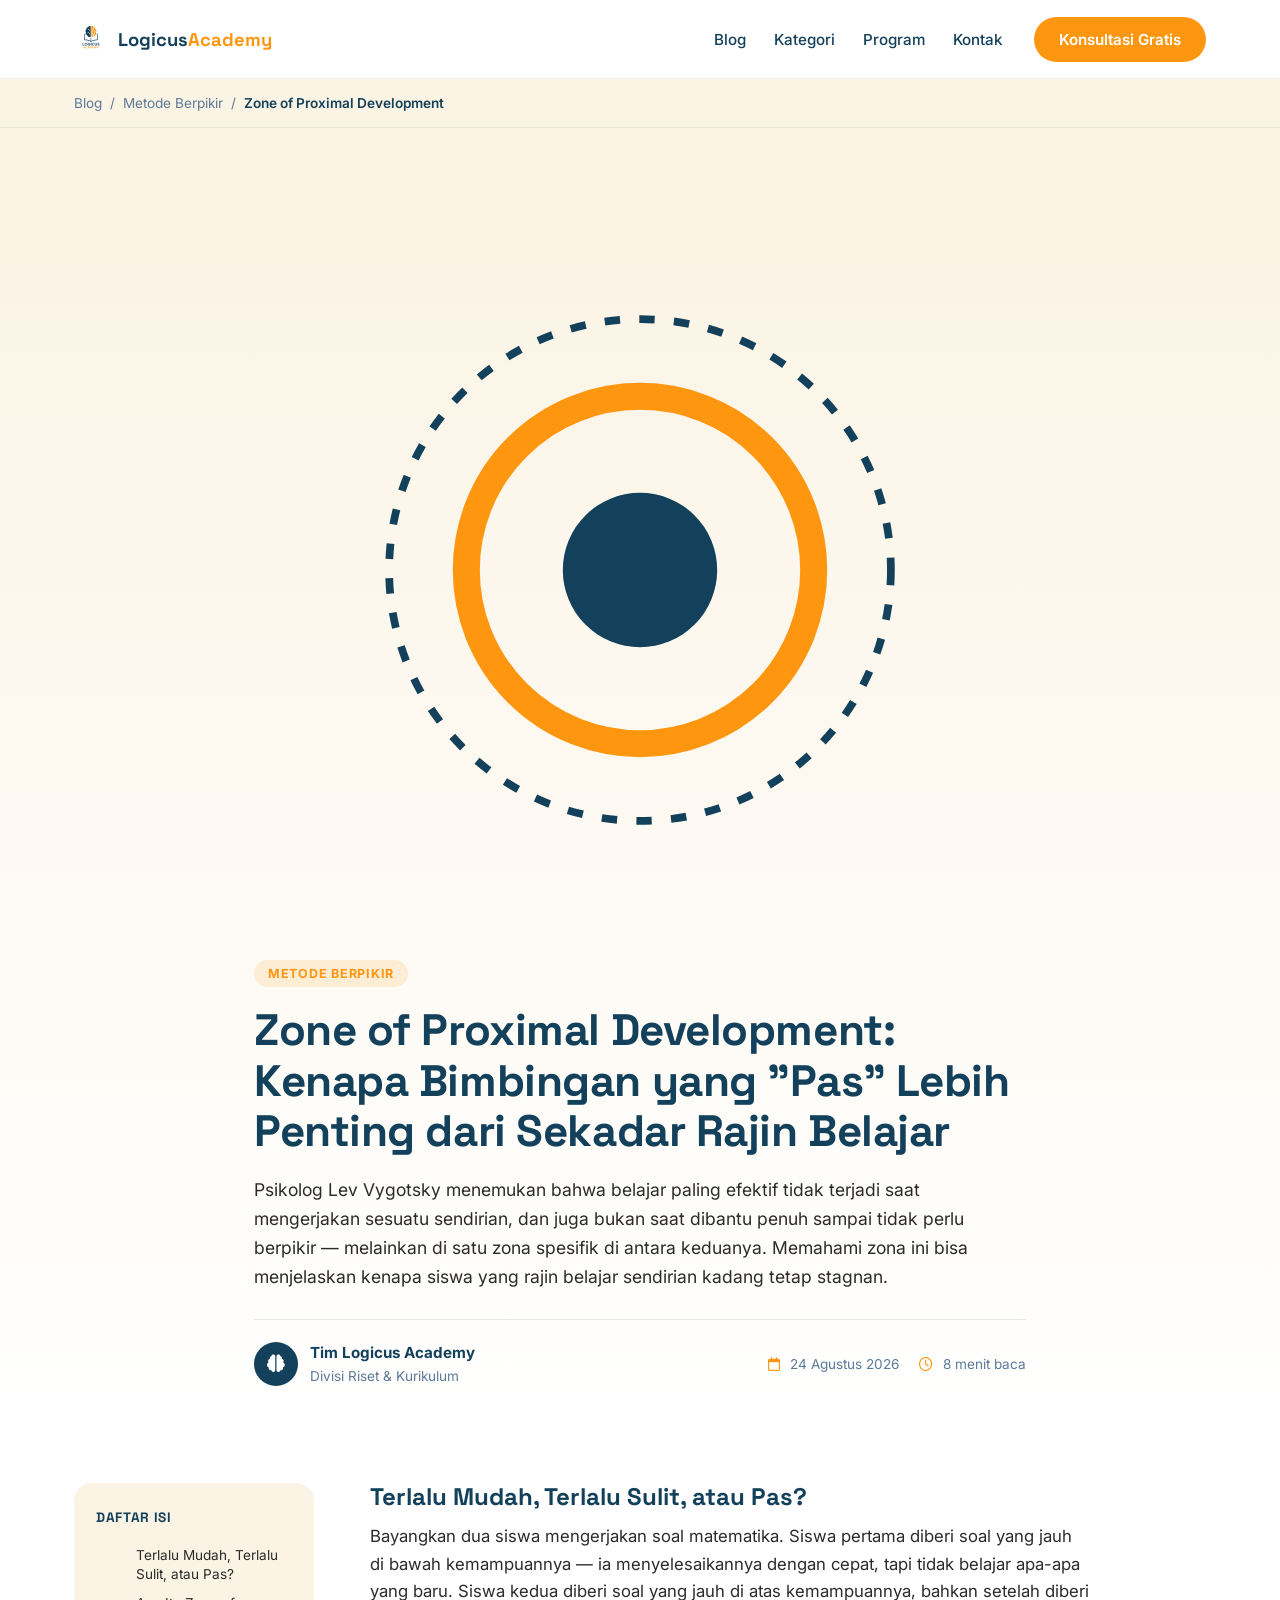
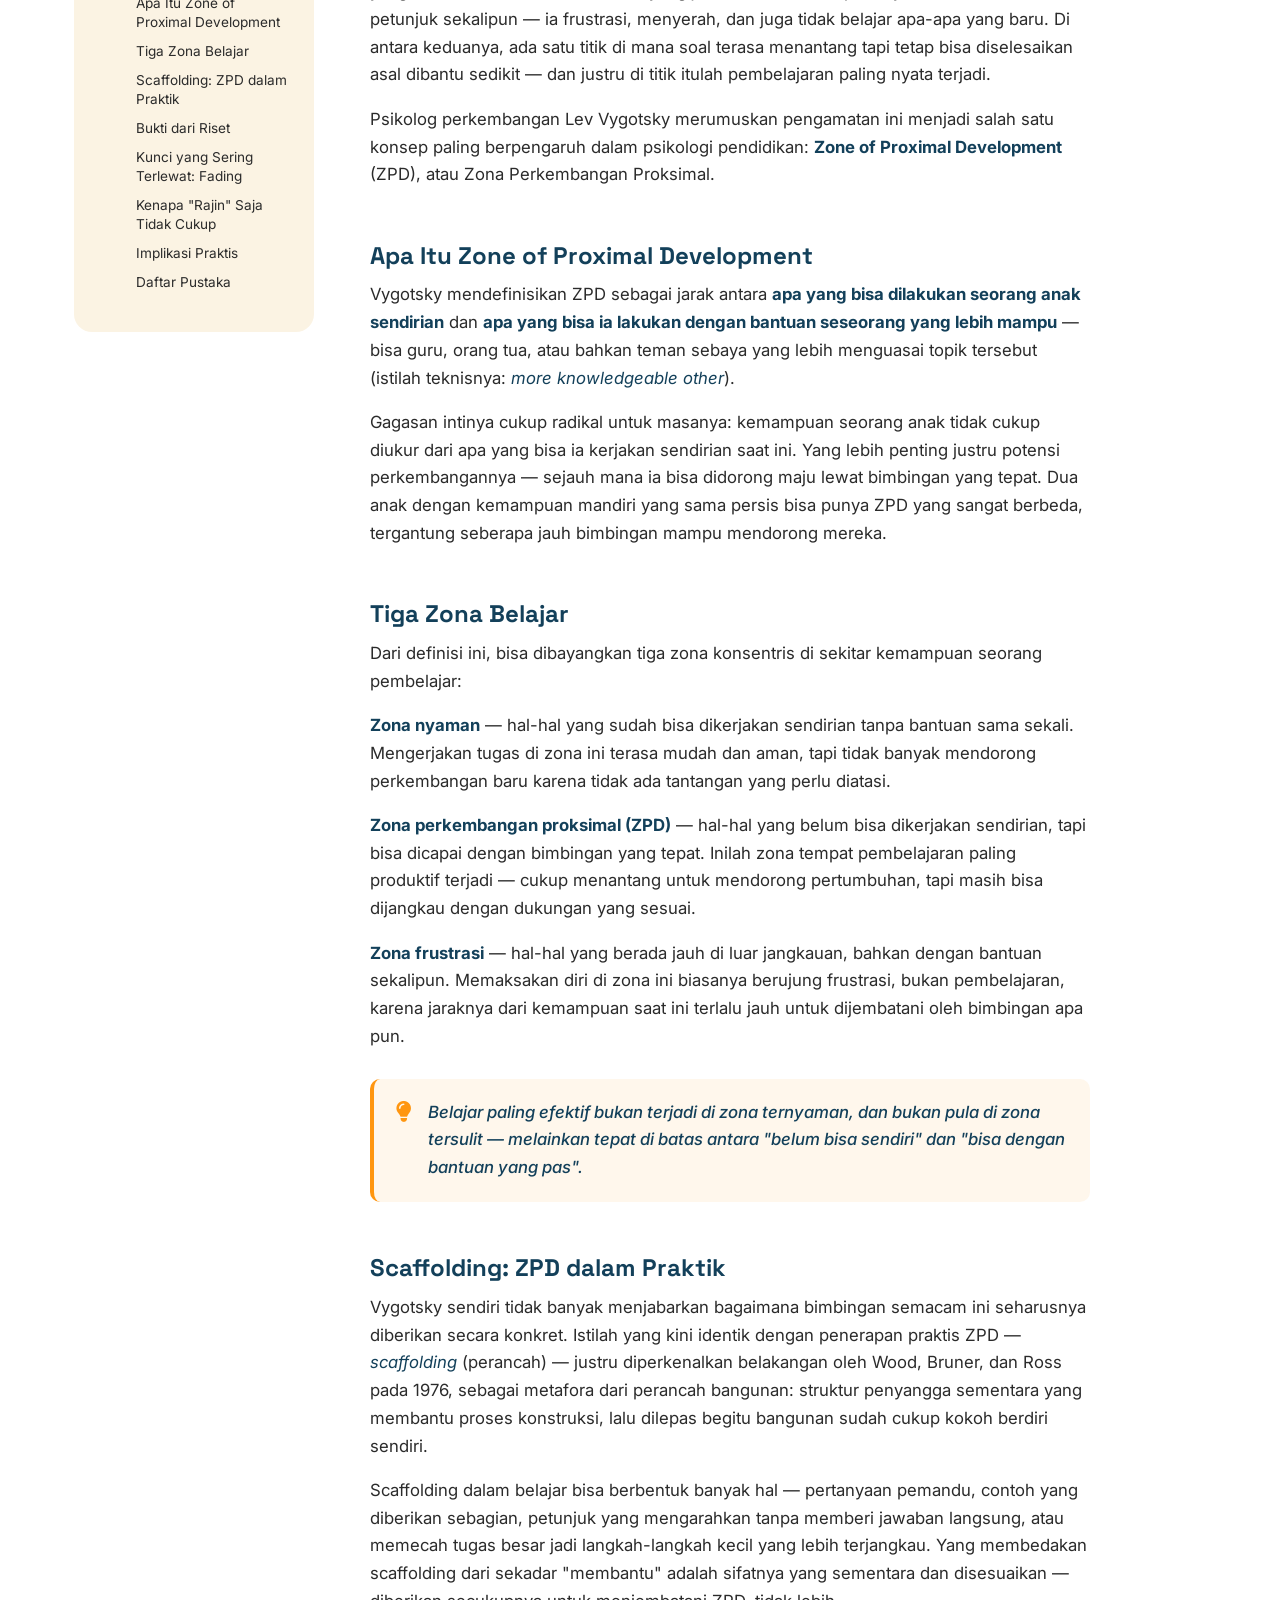
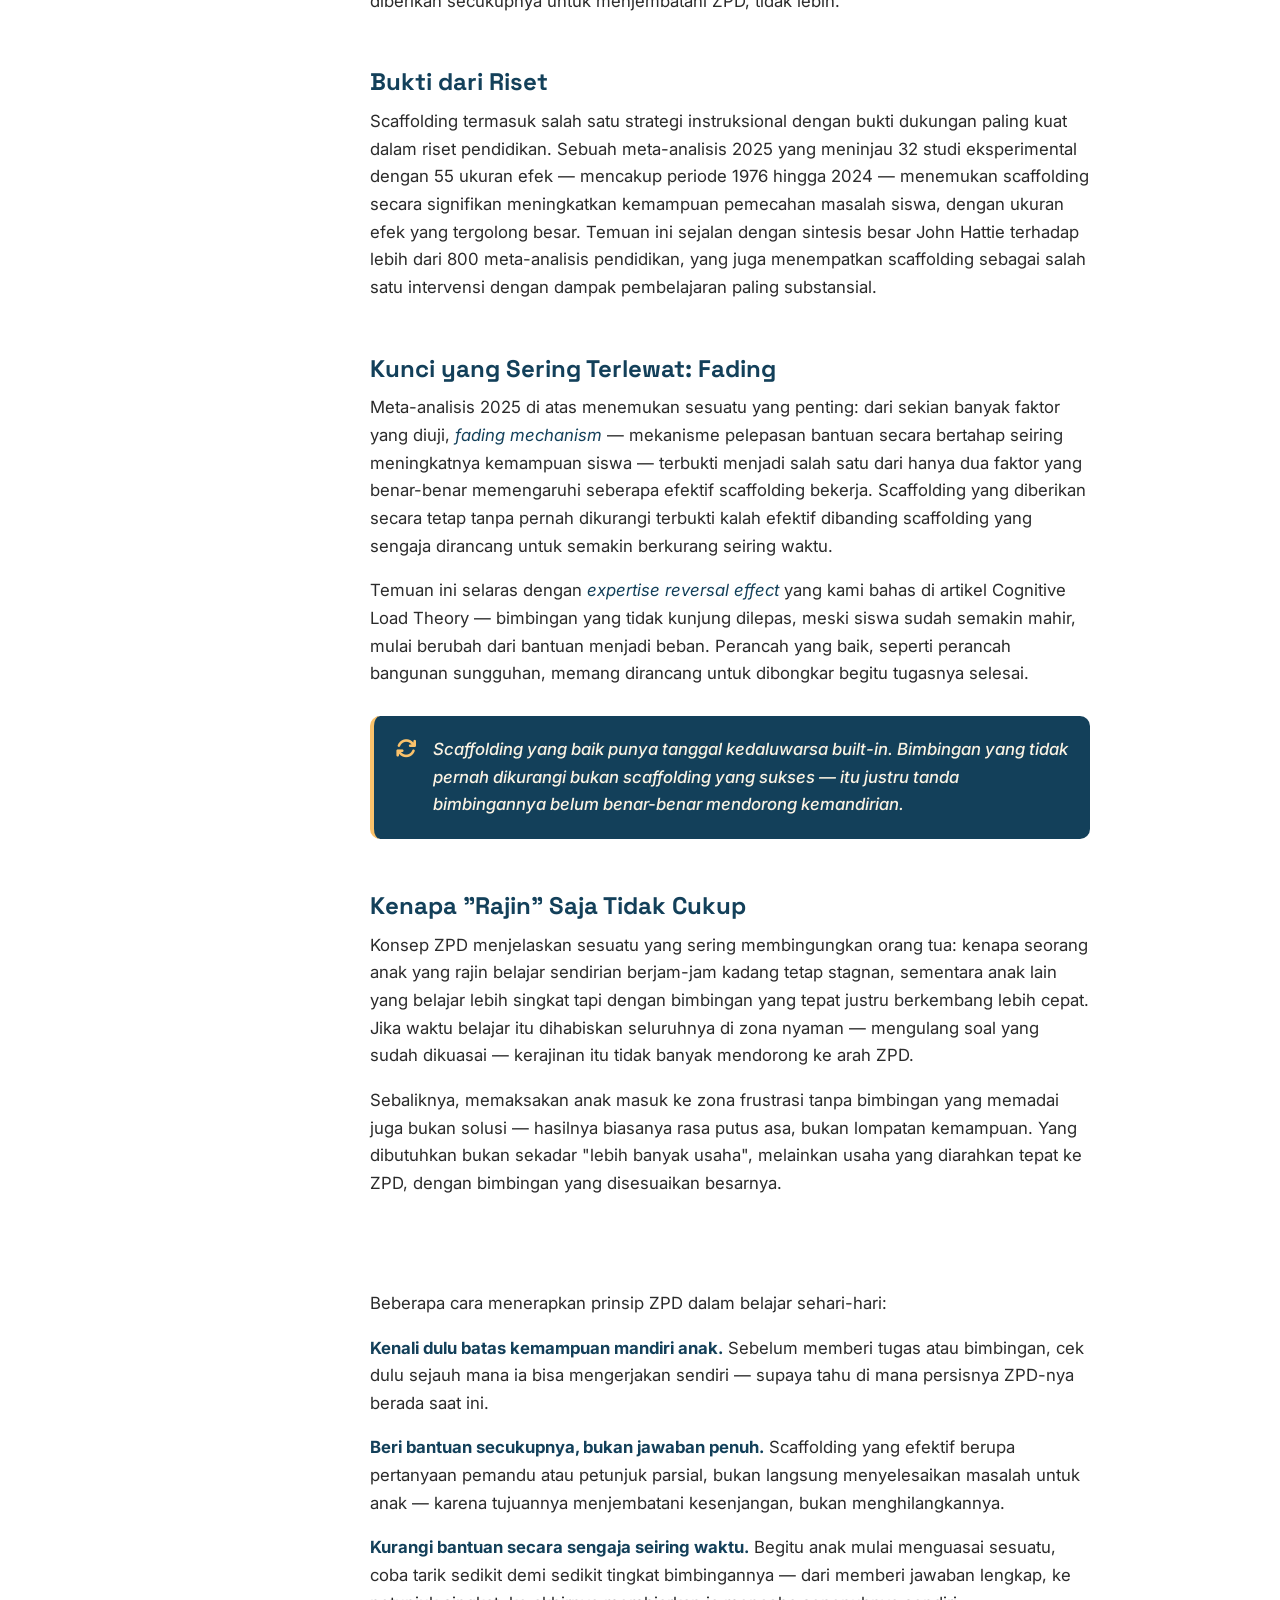
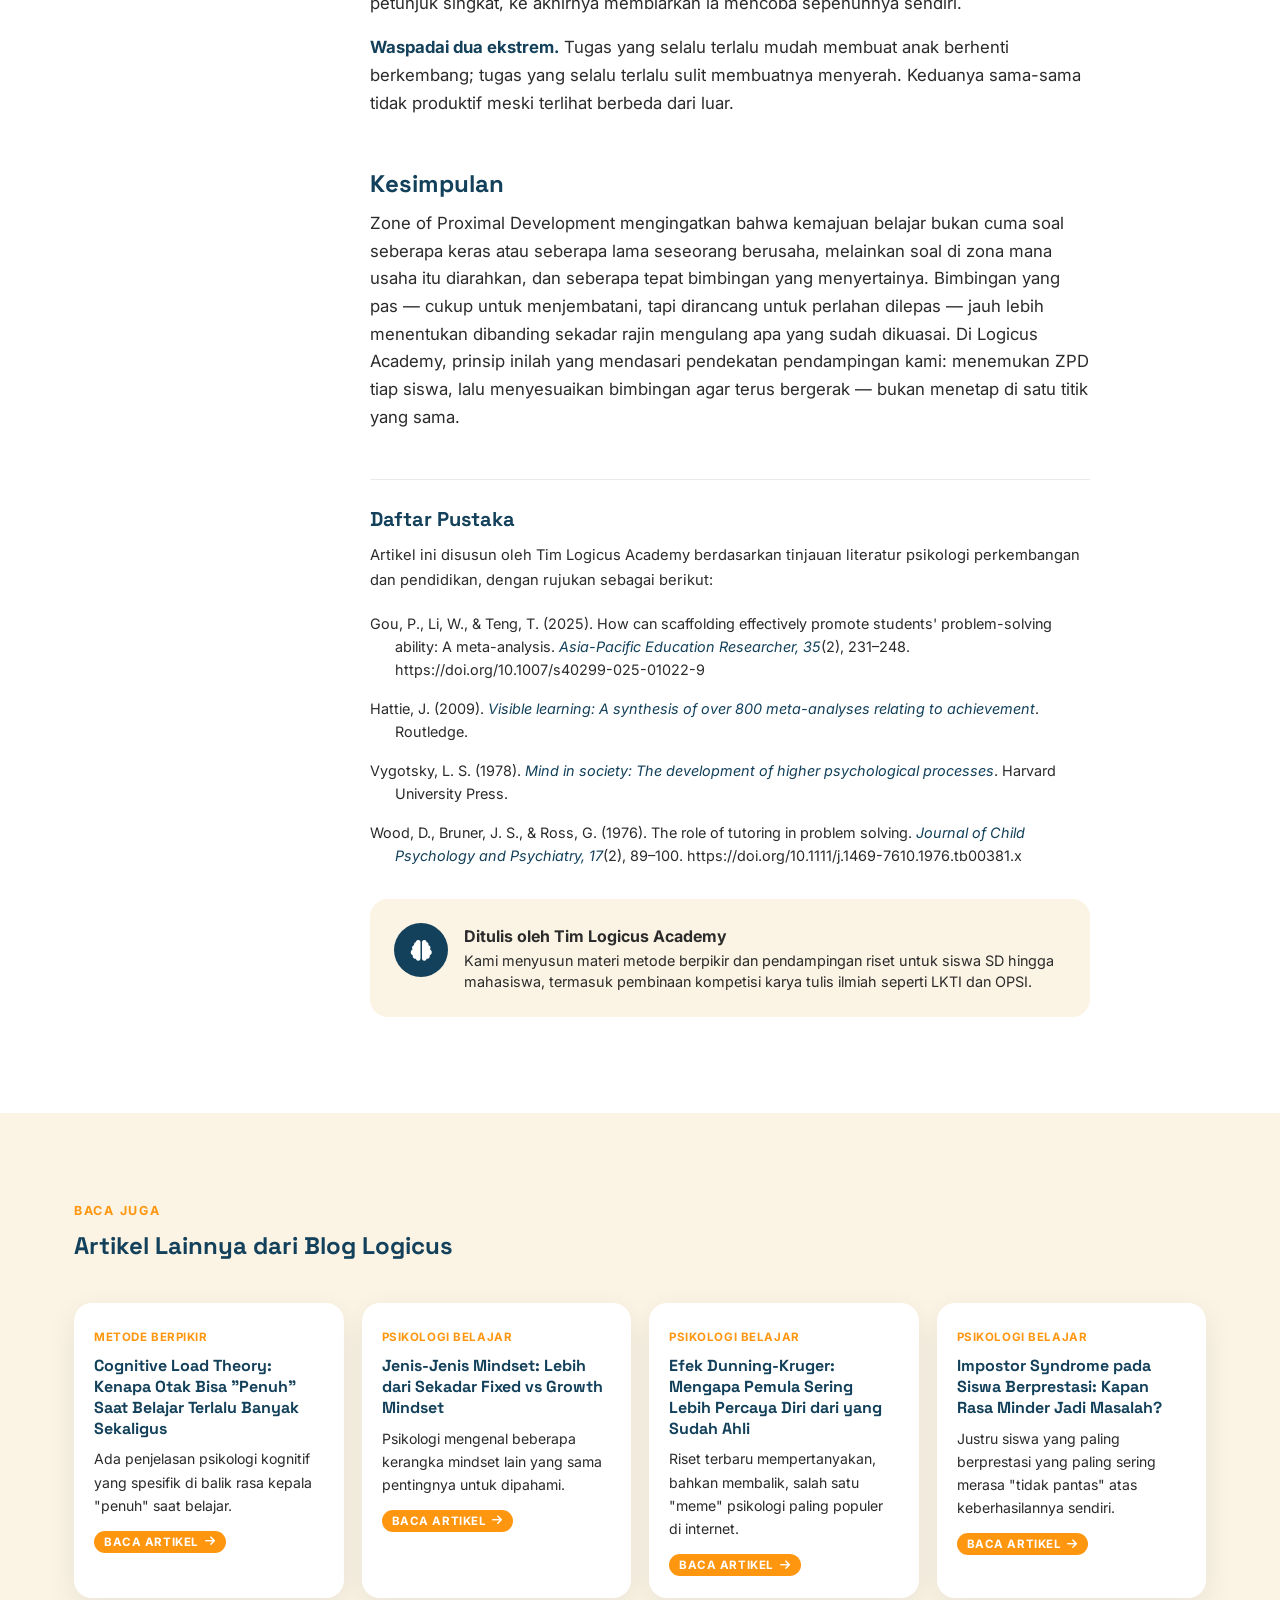
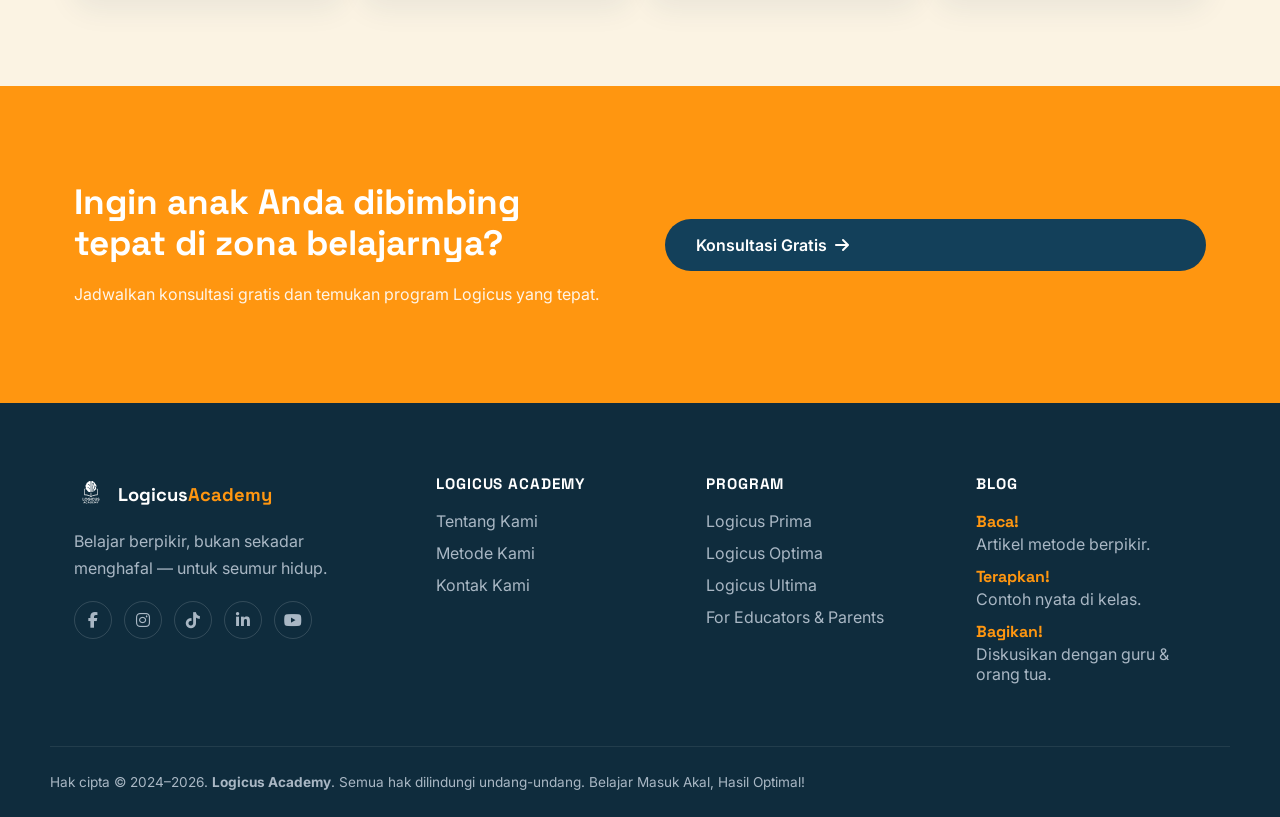
<file: zone-of-proximal-development.html>
<!DOCTYPE html>
<html lang="id">
<head>
    <meta charset="UTF-8">
    <meta name="viewport" content="width=device-width, initial-scale=1.0">
    <title>Zone of Proximal Development: Kenapa Bimbingan yang "Pas" Lebih Penting dari Sekadar Rajin Belajar — Blog Logicus Academy</title>
    <meta name="description" content="Vygotsky menemukan bahwa belajar paling efektif terjadi bukan saat mengerjakan sesuatu sendirian, dan bukan pula saat terlalu dibantu — tapi di 'zona' spesifik di antara keduanya. Simak konsep Zone of Proximal Development di Blog Logicus Academy.">
    <link rel="preconnect" href="https://fonts.googleapis.com">
    <link rel="preconnect" href="https://fonts.gstatic.com" crossorigin>
    <link href="https://fonts.googleapis.com/css2?family=Space+Grotesk:wght@500;600;700&family=Inter:wght@400;500;600;700&family=Source+Serif+4:opsz,wght@8..60,400;8..60,600&display=swap" rel="stylesheet">
    <link rel="stylesheet" href="https://cdnjs.cloudflare.com/ajax/libs/font-awesome/6.5.1/css/all.min.css">
    <link rel="stylesheet" href="style.css">
    <link rel="stylesheet" href="blog.css">
</head>
<body>

    <a class="skip-link" href="#main">Langsung ke konten</a>

    <!-- Official vectorized logo (traced 1:1 from master file) reused via <use> -->
    <svg style="position:absolute;width:0;height:0;overflow:hidden" aria-hidden="true">
        <symbol id="logicus-logo-full" viewBox="0 0 500 500">
            <path d="M 306.25,336.00 L 306.00,336.25 L 306.00,363.75 L 306.75,365.00 L 306.75,365.75 L 308.00,368.75 L 310.50,371.75 L 313.25,373.75 L 314.00,373.75 L 315.75,374.75 L 317.00,374.75 L 318.25,375.50 L 326.25,375.50 L 327.50,374.75 L 328.50,374.75 L 329.75,374.00 L 332.25,373.25 L 334.25,371.75 L 336.75,368.75 L 337.00,367.25 L 338.25,365.50 L 338.50,362.00 L 338.75,361.75 L 338.75,336.50 L 338.25,336.00 L 331.00,336.00 L 330.75,336.25 L 330.75,362.00 L 328.75,365.75 L 325.50,368.00 L 319.50,368.00 L 318.25,367.00 L 317.25,366.75 L 315.50,365.25 L 314.00,362.00 L 314.00,360.75 L 313.75,360.50 L 313.75,337.50 L 314.00,336.25 L 313.75,336.00 Z M 248.25,336.00 L 248.00,336.25 L 248.00,374.50 L 248.25,374.75 L 255.75,374.75 L 256.25,374.25 L 256.25,336.50 L 255.75,336.00 Z M 127.75,336.00 L 127.25,336.50 L 127.50,337.75 L 127.25,338.50 L 127.25,344.75 L 127.50,345.00 L 127.50,346.25 L 127.25,346.50 L 127.25,374.25 L 127.75,374.75 L 152.75,374.75 L 153.00,374.50 L 153.00,368.25 L 152.50,367.75 L 135.75,367.75 L 135.00,366.75 L 135.00,337.50 L 135.25,336.50 L 134.75,336.00 Z M 356.00,335.00 L 351.00,337.00 L 347.00,341.00 L 346.00,343.25 L 345.50,345.75 L 345.50,347.75 L 345.75,348.00 L 346.00,350.50 L 347.00,352.75 L 350.00,355.75 L 354.75,357.75 L 355.75,357.75 L 358.00,358.50 L 359.50,358.50 L 362.00,359.75 L 363.00,359.75 L 364.25,360.50 L 366.00,362.50 L 366.00,365.50 L 365.50,366.50 L 363.25,368.50 L 362.00,369.00 L 359.00,369.25 L 358.75,369.00 L 356.75,369.00 L 356.25,368.50 L 355.25,368.25 L 353.75,366.75 L 352.25,364.00 L 345.00,364.00 L 344.75,364.25 L 345.00,367.25 L 346.00,368.50 L 347.00,370.75 L 350.75,373.75 L 352.25,374.00 L 353.25,374.75 L 354.50,374.75 L 355.50,375.50 L 363.00,375.50 L 364.25,374.75 L 365.50,374.75 L 366.25,374.00 L 368.00,373.50 L 369.75,372.50 L 371.50,370.75 L 373.75,367.00 L 373.75,365.25 L 374.00,365.00 L 373.75,359.75 L 372.50,357.25 L 369.75,354.75 L 366.75,353.75 L 365.75,353.00 L 364.50,353.00 L 362.75,352.25 L 361.50,352.25 L 358.75,351.00 L 355.25,350.00 L 353.25,347.50 L 353.25,345.00 L 353.75,343.50 L 355.50,341.75 L 356.75,341.00 L 360.50,340.75 L 361.50,341.50 L 363.50,342.25 L 365.75,345.00 L 366.00,346.25 L 366.75,346.75 L 367.50,346.50 L 373.25,346.50 L 373.50,345.25 L 372.75,344.00 L 372.75,343.00 L 372.00,342.00 L 371.50,340.50 L 370.00,338.75 L 367.75,337.00 L 366.50,336.75 L 365.50,336.00 L 364.75,336.00 L 362.50,335.00 Z M 277.25,335.25 L 276.25,336.00 L 275.50,336.00 L 274.25,336.75 L 272.75,337.00 L 270.00,339.00 L 269.50,339.00 L 267.00,341.25 L 266.75,342.00 L 265.00,344.00 L 264.75,345.00 L 263.25,347.50 L 262.25,351.75 L 262.25,358.50 L 263.00,361.00 L 263.00,362.25 L 263.75,363.25 L 265.00,366.25 L 266.75,368.50 L 269.75,371.50 L 272.75,373.50 L 275.25,374.00 L 276.25,374.75 L 277.50,374.75 L 278.50,375.50 L 286.00,375.50 L 287.25,374.75 L 288.75,374.50 L 289.25,374.00 L 291.00,373.75 L 293.25,372.00 L 294.25,371.75 L 297.50,368.50 L 298.00,367.25 L 299.50,365.50 L 300.25,362.50 L 299.00,362.00 L 292.25,362.25 L 290.00,364.75 L 289.50,365.75 L 288.50,366.00 L 285.25,368.00 L 279.25,368.00 L 278.50,367.75 L 276.25,366.25 L 275.25,366.00 L 272.50,363.25 L 271.75,361.25 L 270.75,359.75 L 270.50,357.25 L 270.25,357.00 L 270.25,353.50 L 271.00,349.75 L 272.50,347.25 L 274.75,344.75 L 275.75,344.50 L 278.25,342.75 L 285.25,342.75 L 288.00,344.50 L 289.50,345.00 L 291.75,348.25 L 292.50,348.75 L 299.50,348.75 L 300.00,348.25 L 299.75,346.50 L 297.50,342.25 L 294.00,338.75 L 291.50,337.00 L 290.00,336.75 L 287.25,335.25 L 286.00,335.25 L 285.75,335.00 Z M 216.75,335.25 L 213.75,336.75 L 212.50,337.00 L 210.25,338.75 L 209.25,339.00 L 206.00,342.50 L 205.75,343.25 L 204.25,345.00 L 204.00,346.50 L 203.25,347.25 L 202.00,351.75 L 202.00,359.25 L 202.50,361.50 L 204.00,364.25 L 204.00,365.25 L 206.00,368.25 L 209.50,371.75 L 210.00,371.75 L 212.75,373.75 L 214.50,374.00 L 215.75,374.75 L 217.00,374.75 L 218.25,375.50 L 225.50,375.50 L 227.00,374.75 L 228.50,374.75 L 229.75,374.00 L 232.25,373.50 L 235.25,371.50 L 238.00,368.75 L 240.75,363.50 L 241.25,359.75 L 241.25,354.00 L 240.50,353.50 L 222.50,353.50 L 222.00,354.00 L 222.00,360.25 L 222.25,360.50 L 232.50,360.50 L 233.00,361.00 L 233.00,361.50 L 232.00,362.50 L 231.75,363.50 L 229.00,366.25 L 226.00,368.00 L 218.50,368.00 L 215.75,366.25 L 214.25,365.75 L 212.00,363.00 L 210.75,360.00 L 210.50,358.25 L 210.00,357.75 L 210.00,352.75 L 210.75,351.50 L 210.75,350.75 L 211.50,349.50 L 211.75,348.25 L 215.00,344.75 L 217.50,343.75 L 218.75,342.75 L 225.00,342.75 L 229.25,345.00 L 232.25,348.50 L 240.25,348.50 L 240.75,348.00 L 240.75,347.50 L 239.50,345.75 L 238.75,343.25 L 234.50,338.75 L 233.50,338.25 L 232.25,337.00 L 230.50,336.75 L 229.50,336.00 L 228.50,336.00 L 227.50,335.25 L 226.50,335.00 Z M 171.50,335.25 L 170.50,336.00 L 169.75,336.00 L 167.75,337.00 L 167.00,337.00 L 164.25,339.00 L 163.75,339.00 L 161.00,341.50 L 158.25,345.25 L 158.00,346.25 L 157.25,347.25 L 157.00,349.50 L 156.25,350.75 L 156.25,352.25 L 155.75,353.75 L 155.75,356.25 L 156.25,358.00 L 156.25,359.75 L 157.00,360.75 L 157.25,363.00 L 158.00,364.50 L 158.75,365.25 L 159.25,366.75 L 164.25,371.75 L 165.25,372.00 L 167.75,373.75 L 169.50,374.00 L 173.00,375.50 L 180.25,375.50 L 181.25,374.75 L 182.50,374.75 L 183.50,374.00 L 185.25,373.75 L 187.50,372.50 L 190.50,370.00 L 191.25,369.75 L 192.00,368.50 L 193.75,366.75 L 194.75,364.50 L 195.75,363.25 L 195.75,362.25 L 196.50,360.00 L 196.50,358.75 L 197.00,357.75 L 197.00,354.50 L 196.50,352.75 L 196.50,351.00 L 195.75,348.00 L 193.50,343.75 L 192.00,342.25 L 191.50,341.25 L 189.25,339.25 L 187.00,338.00 L 186.00,337.00 L 184.25,336.75 L 181.50,335.25 L 180.00,335.25 L 179.75,335.00 Z M 173.00,342.75 L 179.75,342.75 L 184.00,345.00 L 186.00,347.00 L 187.00,349.00 L 187.75,349.75 L 188.75,353.75 L 188.75,357.75 L 187.50,361.50 L 186.75,362.25 L 186.50,363.00 L 183.50,366.00 L 183.00,366.00 L 179.25,368.00 L 173.50,368.00 L 172.50,367.25 L 169.50,366.00 L 166.75,363.50 L 166.50,362.75 L 165.25,361.25 L 164.75,360.00 L 164.50,357.75 L 163.75,356.25 L 163.75,354.00 L 164.50,352.50 L 164.50,351.00 L 165.00,349.25 L 168.50,345.00 Z M 152.00,204.50 L 151.50,292.75 L 155.50,296.75 L 176.75,297.75 L 199.25,301.75 L 218.75,307.75 L 232.75,313.75 L 244.25,320.75 L 250.50,321.75 L 254.50,320.75 L 275.00,309.75 L 292.00,303.75 L 323.50,297.75 L 342.25,297.25 L 346.00,295.50 L 347.50,293.25 L 347.50,205.25 L 344.25,200.75 L 333.25,200.75 L 330.50,209.75 L 338.75,210.50 L 338.50,287.25 L 308.00,290.25 L 290.50,294.25 L 273.25,300.00 L 254.75,309.25 L 253.75,308.75 L 253.75,263.00 L 250.25,259.00 L 248.50,259.00 L 245.50,262.00 L 244.75,309.00 L 220.25,298.00 L 200.25,292.25 L 176.25,288.25 L 160.75,287.25 L 160.50,210.50 L 168.75,208.75 L 165.50,200.50 L 155.75,200.50 Z M 236.25,88.75 L 229.50,89.25 L 228.25,90.00 L 222.75,91.00 L 221.00,92.25 L 218.50,93.00 L 211.25,99.00 L 207.25,105.25 L 200.75,107.00 L 199.75,108.00 L 197.00,109.00 L 194.25,110.75 L 190.00,114.75 L 187.25,118.25 L 185.00,122.50 L 183.00,129.00 L 182.50,135.50 L 177.00,140.25 L 173.00,146.25 L 171.00,150.50 L 170.75,153.25 L 169.25,157.75 L 169.25,167.00 L 171.00,173.75 L 175.00,181.00 L 175.00,182.50 L 173.25,186.25 L 172.75,189.00 L 172.50,195.25 L 173.00,199.25 L 175.25,205.50 L 176.00,206.00 L 177.00,208.50 L 181.25,213.75 L 185.50,217.50 L 189.75,219.75 L 191.75,221.75 L 193.00,226.50 L 196.25,232.75 L 203.50,240.75 L 209.00,244.50 L 213.50,246.75 L 215.50,247.00 L 218.50,248.50 L 223.50,249.00 L 228.75,250.50 L 236.50,250.50 L 241.25,248.75 L 244.00,246.00 L 245.50,241.75 L 245.50,98.25 L 244.75,94.00 L 242.75,91.50 L 238.25,89.00 Z M 199.50,179.75 L 200.50,178.75 L 203.25,178.75 L 206.25,181.75 L 209.25,183.50 L 210.25,183.75 L 211.25,184.50 L 213.75,185.00 L 214.75,185.75 L 217.00,186.50 L 219.00,186.75 L 219.75,187.50 L 223.50,189.00 L 224.00,189.75 L 225.25,190.25 L 227.25,191.75 L 229.75,194.25 L 230.00,195.00 L 231.25,196.25 L 231.75,197.50 L 233.00,199.00 L 233.00,199.75 L 233.75,201.25 L 234.25,203.50 L 235.00,204.75 L 235.00,207.75 L 234.00,209.25 L 233.00,210.00 L 231.25,210.25 L 230.50,210.00 L 229.25,208.75 L 228.00,206.00 L 227.50,203.25 L 226.75,201.75 L 224.75,198.75 L 222.50,196.50 L 218.50,194.00 L 217.50,194.00 L 216.00,193.00 L 214.50,192.75 L 212.75,192.00 L 211.75,192.00 L 208.25,190.25 L 207.00,190.00 L 202.25,187.00 L 199.75,184.50 L 198.75,182.75 L 198.75,181.00 Z M 207.25,133.25 L 210.75,133.25 L 211.75,133.75 L 213.50,133.75 L 216.50,135.50 L 217.75,135.75 L 220.25,137.75 L 220.75,137.75 L 225.25,142.25 L 226.00,143.75 L 227.00,144.75 L 227.00,145.25 L 229.00,148.75 L 229.25,150.50 L 230.00,152.50 L 230.00,153.75 L 230.50,155.00 L 230.50,158.50 L 230.00,159.25 L 230.00,160.00 L 229.25,161.00 L 228.25,161.50 L 226.25,161.50 L 224.75,160.25 L 223.75,157.75 L 223.75,154.75 L 223.00,152.00 L 221.75,150.00 L 221.50,148.75 L 219.75,146.75 L 219.50,146.00 L 217.25,143.75 L 215.00,142.00 L 212.25,141.00 L 211.00,140.00 L 207.00,139.25 L 205.75,138.00 L 205.25,137.00 L 205.25,135.75 L 205.75,134.25 Z" fill="#13405A" fill-rule="evenodd"/>
            <path d="M 335.75,389.25 L 335.75,390.00 L 336.75,391.50 L 337.25,393.00 L 338.75,395.00 L 339.00,396.25 L 340.50,398.00 L 341.25,400.00 L 342.50,401.50 L 343.25,403.50 L 345.00,406.00 L 345.00,416.50 L 345.50,417.00 L 350.50,417.00 L 351.00,416.50 L 351.00,406.00 L 351.75,405.00 L 352.75,402.50 L 353.75,401.50 L 354.75,399.75 L 354.75,399.25 L 357.50,395.25 L 358.75,392.50 L 359.75,391.50 L 360.25,389.50 L 360.00,389.25 L 354.50,389.25 L 354.00,389.50 L 353.00,390.75 L 351.75,393.75 L 351.00,394.50 L 351.00,395.00 L 350.25,396.50 L 349.00,398.00 L 348.75,399.00 L 348.25,399.50 L 347.75,399.50 L 347.00,398.75 L 346.50,397.00 L 344.75,394.50 L 344.75,394.00 L 343.75,392.00 L 343.00,391.25 L 342.50,389.75 L 341.75,389.25 Z M 297.75,390.25 L 297.75,416.25 L 298.25,417.00 L 303.50,417.00 L 303.75,416.75 L 303.75,400.00 L 304.25,399.50 L 305.25,400.25 L 306.00,402.00 L 307.25,403.25 L 308.00,405.00 L 312.00,410.75 L 313.50,410.75 L 314.50,410.00 L 315.75,407.50 L 316.75,406.50 L 317.00,405.50 L 318.75,403.25 L 319.75,401.25 L 321.25,400.25 L 321.75,400.75 L 321.75,416.50 L 322.25,417.00 L 327.50,417.00 L 327.75,416.75 L 327.75,389.50 L 327.50,389.25 L 321.25,389.25 L 319.25,392.00 L 318.75,393.25 L 317.75,394.25 L 316.75,396.50 L 315.50,397.75 L 315.00,399.00 L 313.25,401.25 L 312.75,401.25 L 311.75,400.25 L 310.75,398.25 L 309.75,397.25 L 309.50,396.25 L 307.75,394.25 L 307.50,393.25 L 304.50,389.25 L 298.25,389.25 Z M 271.00,389.25 L 270.25,390.50 L 270.25,416.50 L 271.00,417.00 L 288.50,417.00 L 288.75,416.75 L 288.75,412.00 L 288.25,411.50 L 287.25,411.75 L 284.25,411.75 L 284.00,411.50 L 282.75,411.75 L 280.00,411.75 L 279.75,411.50 L 277.25,411.75 L 276.50,410.75 L 276.50,406.75 L 277.25,406.00 L 287.00,406.00 L 287.50,405.50 L 287.50,401.25 L 287.00,400.75 L 278.50,400.75 L 278.25,401.00 L 277.00,400.75 L 276.50,400.25 L 276.50,395.25 L 277.50,394.25 L 278.25,394.50 L 288.25,394.50 L 288.75,394.00 L 288.75,389.50 L 288.50,389.25 Z M 237.75,389.25 L 237.25,389.75 L 237.25,416.50 L 237.75,417.00 L 250.50,417.00 L 250.75,416.75 L 253.50,416.50 L 255.25,415.25 L 257.00,414.75 L 258.50,413.50 L 260.50,411.00 L 260.75,409.75 L 261.75,408.25 L 262.00,406.25 L 262.50,405.00 L 262.50,400.75 L 261.75,398.00 L 261.00,397.00 L 260.75,395.75 L 260.00,394.50 L 258.00,392.25 L 254.50,390.00 L 253.25,390.00 L 250.75,389.25 Z M 244.25,394.50 L 250.00,394.75 L 252.50,395.75 L 254.75,398.00 L 255.00,399.00 L 256.00,400.50 L 256.25,403.25 L 256.00,403.50 L 255.75,406.50 L 255.00,407.25 L 254.75,408.25 L 251.75,411.00 L 250.00,411.50 L 245.75,411.75 L 245.50,411.50 L 244.00,411.50 L 243.25,410.75 L 243.25,395.25 Z M 213.25,389.25 L 212.25,390.50 L 211.75,393.00 L 211.00,394.00 L 211.00,394.75 L 210.00,396.50 L 209.75,398.25 L 209.00,399.25 L 208.00,401.75 L 208.00,403.00 L 206.25,406.25 L 205.75,408.75 L 204.25,411.50 L 203.75,414.00 L 203.25,414.50 L 202.50,416.50 L 203.00,417.00 L 208.50,417.00 L 209.25,416.25 L 209.75,414.00 L 211.25,411.75 L 221.50,411.75 L 222.75,413.50 L 223.50,416.00 L 224.25,417.00 L 229.75,417.00 L 230.25,416.25 L 229.50,415.25 L 229.50,414.25 L 227.75,410.75 L 227.50,409.00 L 225.75,405.25 L 224.75,402.00 L 223.75,400.75 L 223.50,398.75 L 223.00,398.00 L 222.75,396.75 L 221.75,395.25 L 221.00,392.25 L 220.00,390.75 L 219.75,389.75 L 219.25,389.25 Z M 216.25,397.25 L 217.25,398.25 L 218.00,401.50 L 219.75,405.00 L 219.75,405.50 L 219.00,406.25 L 218.25,406.50 L 213.50,406.25 L 213.00,405.75 L 213.00,405.00 L 213.75,403.75 L 214.00,401.75 L 214.50,401.25 L 215.75,397.75 Z M 149.00,389.50 L 148.00,391.00 L 147.75,392.25 L 147.25,393.00 L 147.00,394.75 L 146.00,396.25 L 145.00,399.00 L 145.00,399.75 L 144.00,401.25 L 143.75,403.00 L 143.25,403.50 L 143.25,404.25 L 141.75,407.50 L 141.00,410.25 L 140.00,411.75 L 140.00,412.75 L 138.50,416.00 L 138.50,416.75 L 138.75,417.00 L 144.25,417.00 L 145.50,414.75 L 146.00,412.75 L 147.25,411.75 L 156.75,411.75 L 158.00,412.75 L 158.25,413.75 L 158.75,414.00 L 159.00,415.75 L 159.50,416.75 L 160.00,417.00 L 165.50,417.00 L 165.75,415.75 L 164.75,414.00 L 164.75,412.75 L 163.00,409.75 L 162.75,407.50 L 160.75,403.75 L 160.75,402.50 L 159.75,401.00 L 158.75,398.50 L 158.75,397.50 L 157.75,396.00 L 157.25,394.00 L 156.75,393.25 L 156.75,392.25 L 156.00,391.25 L 155.50,389.75 L 154.75,389.25 L 149.50,389.25 Z M 151.75,397.50 L 152.25,397.50 L 153.00,398.25 L 153.25,400.50 L 155.00,404.00 L 155.25,405.75 L 154.50,406.50 L 153.25,406.25 L 151.00,406.50 L 150.75,406.25 L 149.25,406.25 L 148.75,405.75 L 149.75,402.00 L 150.75,400.50 L 151.00,398.50 Z M 178.00,390.00 L 175.25,391.75 L 173.25,393.75 L 171.75,396.75 L 171.00,397.50 L 170.75,400.25 L 170.50,400.50 L 170.50,406.00 L 171.00,407.50 L 171.00,408.75 L 172.75,411.25 L 173.25,412.50 L 175.25,414.50 L 178.75,416.75 L 182.00,417.00 L 183.75,417.75 L 186.25,417.75 L 188.75,417.00 L 191.00,416.75 L 193.25,415.00 L 194.00,414.75 L 195.75,413.00 L 197.00,410.25 L 197.50,409.75 L 197.50,408.75 L 197.25,408.50 L 196.75,408.75 L 191.25,408.75 L 189.25,411.00 L 188.75,411.00 L 187.00,412.00 L 183.00,412.00 L 181.50,411.50 L 178.75,409.50 L 176.75,406.25 L 176.75,404.50 L 176.50,404.25 L 176.75,400.00 L 178.00,397.75 L 179.75,395.75 L 181.00,395.00 L 182.75,394.75 L 183.50,394.25 L 185.50,394.25 L 188.00,395.00 L 189.25,395.75 L 191.75,398.25 L 197.00,398.25 L 197.50,397.75 L 197.50,397.25 L 196.00,395.00 L 195.75,394.00 L 194.00,392.00 L 191.50,390.00 L 190.75,390.00 L 189.50,389.25 L 188.50,389.25 L 187.25,388.75 L 182.50,388.75 L 181.50,389.25 L 180.00,389.25 L 179.25,389.75 Z M 304.25,163.00 L 301.75,164.25 L 300.00,165.75 L 299.25,168.25 L 299.50,171.50 L 301.00,173.75 L 302.50,174.75 L 307.25,174.75 L 309.25,173.25 L 310.75,171.00 L 310.75,169.50 L 311.00,169.25 L 310.75,167.50 L 310.00,166.75 L 309.50,165.25 L 308.00,164.00 L 306.25,163.25 Z M 278.50,122.00 L 276.75,123.25 L 275.25,126.50 L 275.25,128.50 L 276.00,130.25 L 278.25,132.75 L 279.25,133.25 L 282.75,133.25 L 283.50,133.00 L 285.75,131.25 L 285.75,130.75 L 286.75,129.25 L 286.75,125.50 L 285.75,123.50 L 284.00,122.00 L 283.25,121.75 Z M 262.25,88.75 L 257.75,90.50 L 254.00,95.75 L 254.00,243.00 L 256.75,247.50 L 263.00,250.50 L 264.00,250.00 L 264.00,172.50 L 266.75,165.50 L 275.75,155.00 L 277.75,150.75 L 277.75,140.00 L 273.50,137.75 L 268.75,130.75 L 268.75,124.00 L 274.25,116.50 L 283.00,114.50 L 287.75,116.25 L 291.00,119.25 L 294.00,126.75 L 291.25,135.25 L 284.25,140.50 L 283.75,155.25 L 274.25,167.25 L 271.00,173.75 L 271.00,250.00 L 280.25,248.50 L 282.50,246.75 L 282.50,212.50 L 284.25,207.25 L 289.00,202.00 L 299.25,196.00 L 301.75,192.00 L 301.75,182.00 L 294.25,176.25 L 292.00,169.75 L 294.00,163.00 L 300.75,157.00 L 309.25,157.00 L 315.00,161.25 L 317.00,165.00 L 317.50,170.50 L 314.75,177.75 L 308.75,182.00 L 308.75,193.25 L 307.00,197.75 L 303.25,201.75 L 292.25,208.25 L 290.00,211.25 L 290.25,244.00 L 299.50,236.25 L 304.75,224.50 L 314.50,218.75 L 318.75,214.50 L 322.75,207.75 L 325.25,198.50 L 325.25,189.75 L 323.50,181.75 L 328.75,172.00 L 329.75,161.00 L 326.75,148.25 L 322.50,141.25 L 312.50,132.50 L 311.50,123.50 L 306.75,114.75 L 299.50,109.00 L 291.50,106.50 L 285.50,97.50 L 280.00,93.25 L 269.25,89.00 Z" fill="#FF9610" fill-rule="evenodd"/>
        </symbol>
        <symbol id="logicus-logo-white" viewBox="0 0 500 500">
            <path d="M 306.25,336.00 L 306.00,336.25 L 306.00,363.75 L 306.75,365.00 L 306.75,365.75 L 308.00,368.75 L 310.50,371.75 L 313.25,373.75 L 314.00,373.75 L 315.75,374.75 L 317.00,374.75 L 318.25,375.50 L 326.25,375.50 L 327.50,374.75 L 328.50,374.75 L 329.75,374.00 L 332.25,373.25 L 334.25,371.75 L 336.75,368.75 L 337.00,367.25 L 338.25,365.50 L 338.50,362.00 L 338.75,361.75 L 338.75,336.50 L 338.25,336.00 L 331.00,336.00 L 330.75,336.25 L 330.75,362.00 L 328.75,365.75 L 325.50,368.00 L 319.50,368.00 L 318.25,367.00 L 317.25,366.75 L 315.50,365.25 L 314.00,362.00 L 314.00,360.75 L 313.75,360.50 L 313.75,337.50 L 314.00,336.25 L 313.75,336.00 Z M 248.25,336.00 L 248.00,336.25 L 248.00,374.50 L 248.25,374.75 L 255.75,374.75 L 256.25,374.25 L 256.25,336.50 L 255.75,336.00 Z M 127.75,336.00 L 127.25,336.50 L 127.50,337.75 L 127.25,338.50 L 127.25,344.75 L 127.50,345.00 L 127.50,346.25 L 127.25,346.50 L 127.25,374.25 L 127.75,374.75 L 152.75,374.75 L 153.00,374.50 L 153.00,368.25 L 152.50,367.75 L 135.75,367.75 L 135.00,366.75 L 135.00,337.50 L 135.25,336.50 L 134.75,336.00 Z M 356.00,335.00 L 351.00,337.00 L 347.00,341.00 L 346.00,343.25 L 345.50,345.75 L 345.50,347.75 L 345.75,348.00 L 346.00,350.50 L 347.00,352.75 L 350.00,355.75 L 354.75,357.75 L 355.75,357.75 L 358.00,358.50 L 359.50,358.50 L 362.00,359.75 L 363.00,359.75 L 364.25,360.50 L 366.00,362.50 L 366.00,365.50 L 365.50,366.50 L 363.25,368.50 L 362.00,369.00 L 359.00,369.25 L 358.75,369.00 L 356.75,369.00 L 356.25,368.50 L 355.25,368.25 L 353.75,366.75 L 352.25,364.00 L 345.00,364.00 L 344.75,364.25 L 345.00,367.25 L 346.00,368.50 L 347.00,370.75 L 350.75,373.75 L 352.25,374.00 L 353.25,374.75 L 354.50,374.75 L 355.50,375.50 L 363.00,375.50 L 364.25,374.75 L 365.50,374.75 L 366.25,374.00 L 368.00,373.50 L 369.75,372.50 L 371.50,370.75 L 373.75,367.00 L 373.75,365.25 L 374.00,365.00 L 373.75,359.75 L 372.50,357.25 L 369.75,354.75 L 366.75,353.75 L 365.75,353.00 L 364.50,353.00 L 362.75,352.25 L 361.50,352.25 L 358.75,351.00 L 355.25,350.00 L 353.25,347.50 L 353.25,345.00 L 353.75,343.50 L 355.50,341.75 L 356.75,341.00 L 360.50,340.75 L 361.50,341.50 L 363.50,342.25 L 365.75,345.00 L 366.00,346.25 L 366.75,346.75 L 367.50,346.50 L 373.25,346.50 L 373.50,345.25 L 372.75,344.00 L 372.75,343.00 L 372.00,342.00 L 371.50,340.50 L 370.00,338.75 L 367.75,337.00 L 366.50,336.75 L 365.50,336.00 L 364.75,336.00 L 362.50,335.00 Z M 277.25,335.25 L 276.25,336.00 L 275.50,336.00 L 274.25,336.75 L 272.75,337.00 L 270.00,339.00 L 269.50,339.00 L 267.00,341.25 L 266.75,342.00 L 265.00,344.00 L 264.75,345.00 L 263.25,347.50 L 262.25,351.75 L 262.25,358.50 L 263.00,361.00 L 263.00,362.25 L 263.75,363.25 L 265.00,366.25 L 266.75,368.50 L 269.75,371.50 L 272.75,373.50 L 275.25,374.00 L 276.25,374.75 L 277.50,374.75 L 278.50,375.50 L 286.00,375.50 L 287.25,374.75 L 288.75,374.50 L 289.25,374.00 L 291.00,373.75 L 293.25,372.00 L 294.25,371.75 L 297.50,368.50 L 298.00,367.25 L 299.50,365.50 L 300.25,362.50 L 299.00,362.00 L 292.25,362.25 L 290.00,364.75 L 289.50,365.75 L 288.50,366.00 L 285.25,368.00 L 279.25,368.00 L 278.50,367.75 L 276.25,366.25 L 275.25,366.00 L 272.50,363.25 L 271.75,361.25 L 270.75,359.75 L 270.50,357.25 L 270.25,357.00 L 270.25,353.50 L 271.00,349.75 L 272.50,347.25 L 274.75,344.75 L 275.75,344.50 L 278.25,342.75 L 285.25,342.75 L 288.00,344.50 L 289.50,345.00 L 291.75,348.25 L 292.50,348.75 L 299.50,348.75 L 300.00,348.25 L 299.75,346.50 L 297.50,342.25 L 294.00,338.75 L 291.50,337.00 L 290.00,336.75 L 287.25,335.25 L 286.00,335.25 L 285.75,335.00 Z M 216.75,335.25 L 213.75,336.75 L 212.50,337.00 L 210.25,338.75 L 209.25,339.00 L 206.00,342.50 L 205.75,343.25 L 204.25,345.00 L 204.00,346.50 L 203.25,347.25 L 202.00,351.75 L 202.00,359.25 L 202.50,361.50 L 204.00,364.25 L 204.00,365.25 L 206.00,368.25 L 209.50,371.75 L 210.00,371.75 L 212.75,373.75 L 214.50,374.00 L 215.75,374.75 L 217.00,374.75 L 218.25,375.50 L 225.50,375.50 L 227.00,374.75 L 228.50,374.75 L 229.75,374.00 L 232.25,373.50 L 235.25,371.50 L 238.00,368.75 L 240.75,363.50 L 241.25,359.75 L 241.25,354.00 L 240.50,353.50 L 222.50,353.50 L 222.00,354.00 L 222.00,360.25 L 222.25,360.50 L 232.50,360.50 L 233.00,361.00 L 233.00,361.50 L 232.00,362.50 L 231.75,363.50 L 229.00,366.25 L 226.00,368.00 L 218.50,368.00 L 215.75,366.25 L 214.25,365.75 L 212.00,363.00 L 210.75,360.00 L 210.50,358.25 L 210.00,357.75 L 210.00,352.75 L 210.75,351.50 L 210.75,350.75 L 211.50,349.50 L 211.75,348.25 L 215.00,344.75 L 217.50,343.75 L 218.75,342.75 L 225.00,342.75 L 229.25,345.00 L 232.25,348.50 L 240.25,348.50 L 240.75,348.00 L 240.75,347.50 L 239.50,345.75 L 238.75,343.25 L 234.50,338.75 L 233.50,338.25 L 232.25,337.00 L 230.50,336.75 L 229.50,336.00 L 228.50,336.00 L 227.50,335.25 L 226.50,335.00 Z M 171.50,335.25 L 170.50,336.00 L 169.75,336.00 L 167.75,337.00 L 167.00,337.00 L 164.25,339.00 L 163.75,339.00 L 161.00,341.50 L 158.25,345.25 L 158.00,346.25 L 157.25,347.25 L 157.00,349.50 L 156.25,350.75 L 156.25,352.25 L 155.75,353.75 L 155.75,356.25 L 156.25,358.00 L 156.25,359.75 L 157.00,360.75 L 157.25,363.00 L 158.00,364.50 L 158.75,365.25 L 159.25,366.75 L 164.25,371.75 L 165.25,372.00 L 167.75,373.75 L 169.50,374.00 L 173.00,375.50 L 180.25,375.50 L 181.25,374.75 L 182.50,374.75 L 183.50,374.00 L 185.25,373.75 L 187.50,372.50 L 190.50,370.00 L 191.25,369.75 L 192.00,368.50 L 193.75,366.75 L 194.75,364.50 L 195.75,363.25 L 195.75,362.25 L 196.50,360.00 L 196.50,358.75 L 197.00,357.75 L 197.00,354.50 L 196.50,352.75 L 196.50,351.00 L 195.75,348.00 L 193.50,343.75 L 192.00,342.25 L 191.50,341.25 L 189.25,339.25 L 187.00,338.00 L 186.00,337.00 L 184.25,336.75 L 181.50,335.25 L 180.00,335.25 L 179.75,335.00 Z M 173.00,342.75 L 179.75,342.75 L 184.00,345.00 L 186.00,347.00 L 187.00,349.00 L 187.75,349.75 L 188.75,353.75 L 188.75,357.75 L 187.50,361.50 L 186.75,362.25 L 186.50,363.00 L 183.50,366.00 L 183.00,366.00 L 179.25,368.00 L 173.50,368.00 L 172.50,367.25 L 169.50,366.00 L 166.75,363.50 L 166.50,362.75 L 165.25,361.25 L 164.75,360.00 L 164.50,357.75 L 163.75,356.25 L 163.75,354.00 L 164.50,352.50 L 164.50,351.00 L 165.00,349.25 L 168.50,345.00 Z M 152.00,204.50 L 151.50,292.75 L 155.50,296.75 L 176.75,297.75 L 199.25,301.75 L 218.75,307.75 L 232.75,313.75 L 244.25,320.75 L 250.50,321.75 L 254.50,320.75 L 275.00,309.75 L 292.00,303.75 L 323.50,297.75 L 342.25,297.25 L 346.00,295.50 L 347.50,293.25 L 347.50,205.25 L 344.25,200.75 L 333.25,200.75 L 330.50,209.75 L 338.75,210.50 L 338.50,287.25 L 308.00,290.25 L 290.50,294.25 L 273.25,300.00 L 254.75,309.25 L 253.75,308.75 L 253.75,263.00 L 250.25,259.00 L 248.50,259.00 L 245.50,262.00 L 244.75,309.00 L 220.25,298.00 L 200.25,292.25 L 176.25,288.25 L 160.75,287.25 L 160.50,210.50 L 168.75,208.75 L 165.50,200.50 L 155.75,200.50 Z M 236.25,88.75 L 229.50,89.25 L 228.25,90.00 L 222.75,91.00 L 221.00,92.25 L 218.50,93.00 L 211.25,99.00 L 207.25,105.25 L 200.75,107.00 L 199.75,108.00 L 197.00,109.00 L 194.25,110.75 L 190.00,114.75 L 187.25,118.25 L 185.00,122.50 L 183.00,129.00 L 182.50,135.50 L 177.00,140.25 L 173.00,146.25 L 171.00,150.50 L 170.75,153.25 L 169.25,157.75 L 169.25,167.00 L 171.00,173.75 L 175.00,181.00 L 175.00,182.50 L 173.25,186.25 L 172.75,189.00 L 172.50,195.25 L 173.00,199.25 L 175.25,205.50 L 176.00,206.00 L 177.00,208.50 L 181.25,213.75 L 185.50,217.50 L 189.75,219.75 L 191.75,221.75 L 193.00,226.50 L 196.25,232.75 L 203.50,240.75 L 209.00,244.50 L 213.50,246.75 L 215.50,247.00 L 218.50,248.50 L 223.50,249.00 L 228.75,250.50 L 236.50,250.50 L 241.25,248.75 L 244.00,246.00 L 245.50,241.75 L 245.50,98.25 L 244.75,94.00 L 242.75,91.50 L 238.25,89.00 Z M 199.50,179.75 L 200.50,178.75 L 203.25,178.75 L 206.25,181.75 L 209.25,183.50 L 210.25,183.75 L 211.25,184.50 L 213.75,185.00 L 214.75,185.75 L 217.00,186.50 L 219.00,186.75 L 219.75,187.50 L 223.50,189.00 L 224.00,189.75 L 225.25,190.25 L 227.25,191.75 L 229.75,194.25 L 230.00,195.00 L 231.25,196.25 L 231.75,197.50 L 233.00,199.00 L 233.00,199.75 L 233.75,201.25 L 234.25,203.50 L 235.00,204.75 L 235.00,207.75 L 234.00,209.25 L 233.00,210.00 L 231.25,210.25 L 230.50,210.00 L 229.25,208.75 L 228.00,206.00 L 227.50,203.25 L 226.75,201.75 L 224.75,198.75 L 222.50,196.50 L 218.50,194.00 L 217.50,194.00 L 216.00,193.00 L 214.50,192.75 L 212.75,192.00 L 211.75,192.00 L 208.25,190.25 L 207.00,190.00 L 202.25,187.00 L 199.75,184.50 L 198.75,182.75 L 198.75,181.00 Z M 207.25,133.25 L 210.75,133.25 L 211.75,133.75 L 213.50,133.75 L 216.50,135.50 L 217.75,135.75 L 220.25,137.75 L 220.75,137.75 L 225.25,142.25 L 226.00,143.75 L 227.00,144.75 L 227.00,145.25 L 229.00,148.75 L 229.25,150.50 L 230.00,152.50 L 230.00,153.75 L 230.50,155.00 L 230.50,158.50 L 230.00,159.25 L 230.00,160.00 L 229.25,161.00 L 228.25,161.50 L 226.25,161.50 L 224.75,160.25 L 223.75,157.75 L 223.75,154.75 L 223.00,152.00 L 221.75,150.00 L 221.50,148.75 L 219.75,146.75 L 219.50,146.00 L 217.25,143.75 L 215.00,142.00 L 212.25,141.00 L 211.00,140.00 L 207.00,139.25 L 205.75,138.00 L 205.25,137.00 L 205.25,135.75 L 205.75,134.25 Z" fill="#FFFFFF" fill-rule="evenodd"/>
            <path d="M 335.75,389.25 L 335.75,390.00 L 336.75,391.50 L 337.25,393.00 L 338.75,395.00 L 339.00,396.25 L 340.50,398.00 L 341.25,400.00 L 342.50,401.50 L 343.25,403.50 L 345.00,406.00 L 345.00,416.50 L 345.50,417.00 L 350.50,417.00 L 351.00,416.50 L 351.00,406.00 L 351.75,405.00 L 352.75,402.50 L 353.75,401.50 L 354.75,399.75 L 354.75,399.25 L 357.50,395.25 L 358.75,392.50 L 359.75,391.50 L 360.25,389.50 L 360.00,389.25 L 354.50,389.25 L 354.00,389.50 L 353.00,390.75 L 351.75,393.75 L 351.00,394.50 L 351.00,395.00 L 350.25,396.50 L 349.00,398.00 L 348.75,399.00 L 348.25,399.50 L 347.75,399.50 L 347.00,398.75 L 346.50,397.00 L 344.75,394.50 L 344.75,394.00 L 343.75,392.00 L 343.00,391.25 L 342.50,389.75 L 341.75,389.25 Z M 297.75,390.25 L 297.75,416.25 L 298.25,417.00 L 303.50,417.00 L 303.75,416.75 L 303.75,400.00 L 304.25,399.50 L 305.25,400.25 L 306.00,402.00 L 307.25,403.25 L 308.00,405.00 L 312.00,410.75 L 313.50,410.75 L 314.50,410.00 L 315.75,407.50 L 316.75,406.50 L 317.00,405.50 L 318.75,403.25 L 319.75,401.25 L 321.25,400.25 L 321.75,400.75 L 321.75,416.50 L 322.25,417.00 L 327.50,417.00 L 327.75,416.75 L 327.75,389.50 L 327.50,389.25 L 321.25,389.25 L 319.25,392.00 L 318.75,393.25 L 317.75,394.25 L 316.75,396.50 L 315.50,397.75 L 315.00,399.00 L 313.25,401.25 L 312.75,401.25 L 311.75,400.25 L 310.75,398.25 L 309.75,397.25 L 309.50,396.25 L 307.75,394.25 L 307.50,393.25 L 304.50,389.25 L 298.25,389.25 Z M 271.00,389.25 L 270.25,390.50 L 270.25,416.50 L 271.00,417.00 L 288.50,417.00 L 288.75,416.75 L 288.75,412.00 L 288.25,411.50 L 287.25,411.75 L 284.25,411.75 L 284.00,411.50 L 282.75,411.75 L 280.00,411.75 L 279.75,411.50 L 277.25,411.75 L 276.50,410.75 L 276.50,406.75 L 277.25,406.00 L 287.00,406.00 L 287.50,405.50 L 287.50,401.25 L 287.00,400.75 L 278.50,400.75 L 278.25,401.00 L 277.00,400.75 L 276.50,400.25 L 276.50,395.25 L 277.50,394.25 L 278.25,394.50 L 288.25,394.50 L 288.75,394.00 L 288.75,389.50 L 288.50,389.25 Z M 237.75,389.25 L 237.25,389.75 L 237.25,416.50 L 237.75,417.00 L 250.50,417.00 L 250.75,416.75 L 253.50,416.50 L 255.25,415.25 L 257.00,414.75 L 258.50,413.50 L 260.50,411.00 L 260.75,409.75 L 261.75,408.25 L 262.00,406.25 L 262.50,405.00 L 262.50,400.75 L 261.75,398.00 L 261.00,397.00 L 260.75,395.75 L 260.00,394.50 L 258.00,392.25 L 254.50,390.00 L 253.25,390.00 L 250.75,389.25 Z M 244.25,394.50 L 250.00,394.75 L 252.50,395.75 L 254.75,398.00 L 255.00,399.00 L 256.00,400.50 L 256.25,403.25 L 256.00,403.50 L 255.75,406.50 L 255.00,407.25 L 254.75,408.25 L 251.75,411.00 L 250.00,411.50 L 245.75,411.75 L 245.50,411.50 L 244.00,411.50 L 243.25,410.75 L 243.25,395.25 Z M 213.25,389.25 L 212.25,390.50 L 211.75,393.00 L 211.00,394.00 L 211.00,394.75 L 210.00,396.50 L 209.75,398.25 L 209.00,399.25 L 208.00,401.75 L 208.00,403.00 L 206.25,406.25 L 205.75,408.75 L 204.25,411.50 L 203.75,414.00 L 203.25,414.50 L 202.50,416.50 L 203.00,417.00 L 208.50,417.00 L 209.25,416.25 L 209.75,414.00 L 211.25,411.75 L 221.50,411.75 L 222.75,413.50 L 223.50,416.00 L 224.25,417.00 L 229.75,417.00 L 230.25,416.25 L 229.50,415.25 L 229.50,414.25 L 227.75,410.75 L 227.50,409.00 L 225.75,405.25 L 224.75,402.00 L 223.75,400.75 L 223.50,398.75 L 223.00,398.00 L 222.75,396.75 L 221.75,395.25 L 221.00,392.25 L 220.00,390.75 L 219.75,389.75 L 219.25,389.25 Z M 216.25,397.25 L 217.25,398.25 L 218.00,401.50 L 219.75,405.00 L 219.75,405.50 L 219.00,406.25 L 218.25,406.50 L 213.50,406.25 L 213.00,405.75 L 213.00,405.00 L 213.75,403.75 L 214.00,401.75 L 214.50,401.25 L 215.75,397.75 Z M 149.00,389.50 L 148.00,391.00 L 147.75,392.25 L 147.25,393.00 L 147.00,394.75 L 146.00,396.25 L 145.00,399.00 L 145.00,399.75 L 144.00,401.25 L 143.75,403.00 L 143.25,403.50 L 143.25,404.25 L 141.75,407.50 L 141.00,410.25 L 140.00,411.75 L 140.00,412.75 L 138.50,416.00 L 138.50,416.75 L 138.75,417.00 L 144.25,417.00 L 145.50,414.75 L 146.00,412.75 L 147.25,411.75 L 156.75,411.75 L 158.00,412.75 L 158.25,413.75 L 158.75,414.00 L 159.00,415.75 L 159.50,416.75 L 160.00,417.00 L 165.50,417.00 L 165.75,415.75 L 164.75,414.00 L 164.75,412.75 L 163.00,409.75 L 162.75,407.50 L 160.75,403.75 L 160.75,402.50 L 159.75,401.00 L 158.75,398.50 L 158.75,397.50 L 157.75,396.00 L 157.25,394.00 L 156.75,393.25 L 156.75,392.25 L 156.00,391.25 L 155.50,389.75 L 154.75,389.25 L 149.50,389.25 Z M 151.75,397.50 L 152.25,397.50 L 153.00,398.25 L 153.25,400.50 L 155.00,404.00 L 155.25,405.75 L 154.50,406.50 L 153.25,406.25 L 151.00,406.50 L 150.75,406.25 L 149.25,406.25 L 148.75,405.75 L 149.75,402.00 L 150.75,400.50 L 151.00,398.50 Z M 178.00,390.00 L 175.25,391.75 L 173.25,393.75 L 171.75,396.75 L 171.00,397.50 L 170.75,400.25 L 170.50,400.50 L 170.50,406.00 L 171.00,407.50 L 171.00,408.75 L 172.75,411.25 L 173.25,412.50 L 175.25,414.50 L 178.75,416.75 L 182.00,417.00 L 183.75,417.75 L 186.25,417.75 L 188.75,417.00 L 191.00,416.75 L 193.25,415.00 L 194.00,414.75 L 195.75,413.00 L 197.00,410.25 L 197.50,409.75 L 197.50,408.75 L 197.25,408.50 L 196.75,408.75 L 191.25,408.75 L 189.25,411.00 L 188.75,411.00 L 187.00,412.00 L 183.00,412.00 L 181.50,411.50 L 178.75,409.50 L 176.75,406.25 L 176.75,404.50 L 176.50,404.25 L 176.75,400.00 L 178.00,397.75 L 179.75,395.75 L 181.00,395.00 L 182.75,394.75 L 183.50,394.25 L 185.50,394.25 L 188.00,395.00 L 189.25,395.75 L 191.75,398.25 L 197.00,398.25 L 197.50,397.75 L 197.50,397.25 L 196.00,395.00 L 195.75,394.00 L 194.00,392.00 L 191.50,390.00 L 190.75,390.00 L 189.50,389.25 L 188.50,389.25 L 187.25,388.75 L 182.50,388.75 L 181.50,389.25 L 180.00,389.25 L 179.25,389.75 Z M 304.25,163.00 L 301.75,164.25 L 300.00,165.75 L 299.25,168.25 L 299.50,171.50 L 301.00,173.75 L 302.50,174.75 L 307.25,174.75 L 309.25,173.25 L 310.75,171.00 L 310.75,169.50 L 311.00,169.25 L 310.75,167.50 L 310.00,166.75 L 309.50,165.25 L 308.00,164.00 L 306.25,163.25 Z M 278.50,122.00 L 276.75,123.25 L 275.25,126.50 L 275.25,128.50 L 276.00,130.25 L 278.25,132.75 L 279.25,133.25 L 282.75,133.25 L 283.50,133.00 L 285.75,131.25 L 285.75,130.75 L 286.75,129.25 L 286.75,125.50 L 285.75,123.50 L 284.00,122.00 L 283.25,121.75 Z M 262.25,88.75 L 257.75,90.50 L 254.00,95.75 L 254.00,243.00 L 256.75,247.50 L 263.00,250.50 L 264.00,250.00 L 264.00,172.50 L 266.75,165.50 L 275.75,155.00 L 277.75,150.75 L 277.75,140.00 L 273.50,137.75 L 268.75,130.75 L 268.75,124.00 L 274.25,116.50 L 283.00,114.50 L 287.75,116.25 L 291.00,119.25 L 294.00,126.75 L 291.25,135.25 L 284.25,140.50 L 283.75,155.25 L 274.25,167.25 L 271.00,173.75 L 271.00,250.00 L 280.25,248.50 L 282.50,246.75 L 282.50,212.50 L 284.25,207.25 L 289.00,202.00 L 299.25,196.00 L 301.75,192.00 L 301.75,182.00 L 294.25,176.25 L 292.00,169.75 L 294.00,163.00 L 300.75,157.00 L 309.25,157.00 L 315.00,161.25 L 317.00,165.00 L 317.50,170.50 L 314.75,177.75 L 308.75,182.00 L 308.75,193.25 L 307.00,197.75 L 303.25,201.75 L 292.25,208.25 L 290.00,211.25 L 290.25,244.00 L 299.50,236.25 L 304.75,224.50 L 314.50,218.75 L 318.75,214.50 L 322.75,207.75 L 325.25,198.50 L 325.25,189.75 L 323.50,181.75 L 328.75,172.00 L 329.75,161.00 L 326.75,148.25 L 322.50,141.25 L 312.50,132.50 L 311.50,123.50 L 306.75,114.75 L 299.50,109.00 L 291.50,106.50 L 285.50,97.50 L 280.00,93.25 L 269.25,89.00 Z" fill="#FFFFFF" fill-rule="evenodd"/>
        </symbol>
    </svg>

    <!-- ============ HEADER ============ -->
    <header class="main-header" id="header">
        <div class="container header-inner">
            <a href="https://logicus.online" class="logo" aria-label="Logicus Academy — beranda">
                <span class="logo-mark" aria-hidden="true">
                    <svg viewBox="0 0 500 500"><use href="#logicus-logo-full"></use></svg>
                </span>
                <span class="logo-word">Logicus<em>Academy</em></span>
            </a>

            <nav class="main-nav" id="main-nav">
                <ul>
                    <li><a href="index.html">Blog</a></li>
                    <li><a href="index.html#kategori">Kategori</a></li>
                    <li><a href="https://logicus.online/#program">Program</a></li>
                    <li><a href="https://logicus.online/#kontak">Kontak</a></li>
                </ul>
                <div class="nav-actions">
                    <a href="https://logicus.online/#konsultasi" class="btn btn-primary">Konsultasi Gratis</a>
                </div>
            </nav>

            <button class="nav-toggle" id="navToggle" aria-label="Buka menu" aria-expanded="false" aria-controls="main-nav">
                <span></span><span></span><span></span>
            </button>
        </div>
    </header>

    <main id="main">
        <!-- ============ BREADCRUMB ============ -->
        <div class="breadcrumb-bar">
            <div class="container">
                <nav class="breadcrumb" aria-label="Breadcrumb">
                    <a href="index.html">Blog</a>
                    <span aria-hidden="true">/</span>
                    <a href="index.html#kategori-metode-berpikir">Metode Berpikir</a>
                    <span aria-hidden="true">/</span>
                    <span aria-current="page">Zone of Proximal Development</span>
                </nav>
            </div>
        </div>

        <!-- ============ ARTICLE HEADER ============ -->
        <header class="article-header">
            <div class="container article-header-inner">
                <div class="article-icon-visual" aria-hidden="true">
                    <svg viewBox="0 0 200 200" fill="none">
                        <circle cx="100" cy="100" r="65" stroke="#13405A" stroke-width="2" stroke-dasharray="4 5" fill="none"/>
                        <circle cx="100" cy="100" r="45" stroke="#FF9610" stroke-width="7" fill="none"/>
                        <circle cx="100" cy="100" r="20" fill="#13405A"/>
                    </svg>
                </div>
                <span class="article-tag">Metode Berpikir</span>
                <h1>Zone of Proximal Development: Kenapa Bimbingan yang "Pas" Lebih Penting dari Sekadar Rajin Belajar</h1>
                <p class="article-lede">Psikolog Lev Vygotsky menemukan bahwa belajar paling efektif tidak terjadi saat mengerjakan sesuatu sendirian, dan juga bukan saat dibantu penuh sampai tidak perlu berpikir — melainkan di satu zona spesifik di antara keduanya. Memahami zona ini bisa menjelaskan kenapa siswa yang rajin belajar sendirian kadang tetap stagnan.</p>
                <div class="article-meta">
                    <div class="article-meta-author">
                        <span class="author-avatar" aria-hidden="true"><i class="fa-solid fa-brain"></i></span>
                        <div>
                            <p class="author-name">Tim Logicus Academy</p>
                            <p class="author-sub">Divisi Riset &amp; Kurikulum</p>
                        </div>
                    </div>
                    <div class="article-meta-info">
                        <span><i class="fa-regular fa-calendar"></i> 24 Agustus 2026</span>
                        <span><i class="fa-regular fa-clock"></i> 8 menit baca</span>
                    </div>
                </div>
            </div>
        </header>

        <!-- ============ ARTICLE BODY ============ -->
        <article class="article-body">
            <div class="container article-grid">

                <!-- Table of contents -->
                <aside class="article-toc" data-reveal>
                    <p class="toc-title">Daftar Isi</p>
                    <ol>
                        <li><a href="#terlalu-mudah-sulit">Terlalu Mudah, Terlalu Sulit, atau Pas?</a></li>
                        <li><a href="#apa-itu-zpd">Apa Itu Zone of Proximal Development</a></li>
                        <li><a href="#tiga-zona">Tiga Zona Belajar</a></li>
                        <li><a href="#scaffolding">Scaffolding: ZPD dalam Praktik</a></li>
                        <li><a href="#bukti-riset">Bukti dari Riset</a></li>
                        <li><a href="#fading">Kunci yang Sering Terlewat: Fading</a></li>
                        <li><a href="#rajin-tidak-cukup">Kenapa "Rajin" Saja Tidak Cukup</a></li>
                        <li><a href="#implikasi">Implikasi Praktis</a></li>
                        <li><a href="#daftar-pustaka">Daftar Pustaka</a></li>
                    </ol>
                </aside>

                <div class="article-content">

                    <h2 id="terlalu-mudah-sulit" data-reveal>Terlalu Mudah, Terlalu Sulit, atau Pas?</h2>
                    <p data-reveal>Bayangkan dua siswa mengerjakan soal matematika. Siswa pertama diberi soal yang jauh di bawah kemampuannya — ia menyelesaikannya dengan cepat, tapi tidak belajar apa-apa yang baru. Siswa kedua diberi soal yang jauh di atas kemampuannya, bahkan setelah diberi petunjuk sekalipun — ia frustrasi, menyerah, dan juga tidak belajar apa-apa yang baru. Di antara keduanya, ada satu titik di mana soal terasa menantang tapi tetap bisa diselesaikan asal dibantu sedikit — dan justru di titik itulah pembelajaran paling nyata terjadi.</p>
                    <p data-reveal>Psikolog perkembangan Lev Vygotsky merumuskan pengamatan ini menjadi salah satu konsep paling berpengaruh dalam psikologi pendidikan: <strong>Zone of Proximal Development</strong> (ZPD), atau Zona Perkembangan Proksimal.</p>

                    <h2 id="apa-itu-zpd" data-reveal>Apa Itu Zone of Proximal Development</h2>
                    <p data-reveal>Vygotsky mendefinisikan ZPD sebagai jarak antara <strong>apa yang bisa dilakukan seorang anak sendirian</strong> dan <strong>apa yang bisa ia lakukan dengan bantuan seseorang yang lebih mampu</strong> — bisa guru, orang tua, atau bahkan teman sebaya yang lebih menguasai topik tersebut (istilah teknisnya: <em>more knowledgeable other</em>).</p>
                    <p data-reveal>Gagasan intinya cukup radikal untuk masanya: kemampuan seorang anak tidak cukup diukur dari apa yang bisa ia kerjakan sendirian saat ini. Yang lebih penting justru potensi perkembangannya — sejauh mana ia bisa didorong maju lewat bimbingan yang tepat. Dua anak dengan kemampuan mandiri yang sama persis bisa punya ZPD yang sangat berbeda, tergantung seberapa jauh bimbingan mampu mendorong mereka.</p>

                    <h2 id="tiga-zona" data-reveal>Tiga Zona Belajar</h2>
                    <p data-reveal>Dari definisi ini, bisa dibayangkan tiga zona konsentris di sekitar kemampuan seorang pembelajar:</p>
                    <p data-reveal><strong>Zona nyaman</strong> — hal-hal yang sudah bisa dikerjakan sendirian tanpa bantuan sama sekali. Mengerjakan tugas di zona ini terasa mudah dan aman, tapi tidak banyak mendorong perkembangan baru karena tidak ada tantangan yang perlu diatasi.</p>
                    <p data-reveal><strong>Zona perkembangan proksimal (ZPD)</strong> — hal-hal yang belum bisa dikerjakan sendirian, tapi bisa dicapai dengan bimbingan yang tepat. Inilah zona tempat pembelajaran paling produktif terjadi — cukup menantang untuk mendorong pertumbuhan, tapi masih bisa dijangkau dengan dukungan yang sesuai.</p>
                    <p data-reveal><strong>Zona frustrasi</strong> — hal-hal yang berada jauh di luar jangkauan, bahkan dengan bantuan sekalipun. Memaksakan diri di zona ini biasanya berujung frustrasi, bukan pembelajaran, karena jaraknya dari kemampuan saat ini terlalu jauh untuk dijembatani oleh bimbingan apa pun.</p>

                    <div class="callout" data-reveal>
                        <i class="fa-solid fa-lightbulb"></i>
                        <p>Belajar paling efektif bukan terjadi di zona ternyaman, dan bukan pula di zona tersulit — melainkan tepat di batas antara "belum bisa sendiri" dan "bisa dengan bantuan yang pas".</p>
                    </div>

                    <h2 id="scaffolding" data-reveal>Scaffolding: ZPD dalam Praktik</h2>
                    <p data-reveal>Vygotsky sendiri tidak banyak menjabarkan bagaimana bimbingan semacam ini seharusnya diberikan secara konkret. Istilah yang kini identik dengan penerapan praktis ZPD — <em>scaffolding</em> (perancah) — justru diperkenalkan belakangan oleh Wood, Bruner, dan Ross pada 1976, sebagai metafora dari perancah bangunan: struktur penyangga sementara yang membantu proses konstruksi, lalu dilepas begitu bangunan sudah cukup kokoh berdiri sendiri.</p>
                    <p data-reveal>Scaffolding dalam belajar bisa berbentuk banyak hal — pertanyaan pemandu, contoh yang diberikan sebagian, petunjuk yang mengarahkan tanpa memberi jawaban langsung, atau memecah tugas besar jadi langkah-langkah kecil yang lebih terjangkau. Yang membedakan scaffolding dari sekadar "membantu" adalah sifatnya yang sementara dan disesuaikan — diberikan secukupnya untuk menjembatani ZPD, tidak lebih.</p>

                    <h2 id="bukti-riset" data-reveal>Bukti dari Riset</h2>
                    <p data-reveal>Scaffolding termasuk salah satu strategi instruksional dengan bukti dukungan paling kuat dalam riset pendidikan. Sebuah meta-analisis 2025 yang meninjau 32 studi eksperimental dengan 55 ukuran efek — mencakup periode 1976 hingga 2024 — menemukan scaffolding secara signifikan meningkatkan kemampuan pemecahan masalah siswa, dengan ukuran efek yang tergolong besar. Temuan ini sejalan dengan sintesis besar John Hattie terhadap lebih dari 800 meta-analisis pendidikan, yang juga menempatkan scaffolding sebagai salah satu intervensi dengan dampak pembelajaran paling substansial.</p>

                    <h2 id="fading" data-reveal>Kunci yang Sering Terlewat: Fading</h2>
                    <p data-reveal>Meta-analisis 2025 di atas menemukan sesuatu yang penting: dari sekian banyak faktor yang diuji, <em>fading mechanism</em> — mekanisme pelepasan bantuan secara bertahap seiring meningkatnya kemampuan siswa — terbukti menjadi salah satu dari hanya dua faktor yang benar-benar memengaruhi seberapa efektif scaffolding bekerja. Scaffolding yang diberikan secara tetap tanpa pernah dikurangi terbukti kalah efektif dibanding scaffolding yang sengaja dirancang untuk semakin berkurang seiring waktu.</p>
                    <p data-reveal>Temuan ini selaras dengan <em>expertise reversal effect</em> yang kami bahas di artikel Cognitive Load Theory — bimbingan yang tidak kunjung dilepas, meski siswa sudah semakin mahir, mulai berubah dari bantuan menjadi beban. Perancah yang baik, seperti perancah bangunan sungguhan, memang dirancang untuk dibongkar begitu tugasnya selesai.</p>

                    <div class="callout callout-navy" data-reveal>
                        <i class="fa-solid fa-arrows-rotate"></i>
                        <p>Scaffolding yang baik punya tanggal kedaluwarsa built-in. Bimbingan yang tidak pernah dikurangi bukan scaffolding yang sukses — itu justru tanda bimbingannya belum benar-benar mendorong kemandirian.</p>
                    </div>

                    <h2 id="rajin-tidak-cukup" data-reveal>Kenapa "Rajin" Saja Tidak Cukup</h2>
                    <p data-reveal>Konsep ZPD menjelaskan sesuatu yang sering membingungkan orang tua: kenapa seorang anak yang rajin belajar sendirian berjam-jam kadang tetap stagnan, sementara anak lain yang belajar lebih singkat tapi dengan bimbingan yang tepat justru berkembang lebih cepat. Jika waktu belajar itu dihabiskan seluruhnya di zona nyaman — mengulang soal yang sudah dikuasai — kerajinan itu tidak banyak mendorong ke arah ZPD.</p>
                    <p data-reveal>Sebaliknya, memaksakan anak masuk ke zona frustrasi tanpa bimbingan yang memadai juga bukan solusi — hasilnya biasanya rasa putus asa, bukan lompatan kemampuan. Yang dibutuhkan bukan sekadar "lebih banyak usaha", melainkan usaha yang diarahkan tepat ke ZPD, dengan bimbingan yang disesuaikan besarnya.</p>

                    <h2 id="implikasi" data-reveal>Implikasi Praktis</h2>
                    <p data-reveal>Beberapa cara menerapkan prinsip ZPD dalam belajar sehari-hari:</p>
                    <p data-reveal><strong>Kenali dulu batas kemampuan mandiri anak.</strong> Sebelum memberi tugas atau bimbingan, cek dulu sejauh mana ia bisa mengerjakan sendiri — supaya tahu di mana persisnya ZPD-nya berada saat ini.</p>
                    <p data-reveal><strong>Beri bantuan secukupnya, bukan jawaban penuh.</strong> Scaffolding yang efektif berupa pertanyaan pemandu atau petunjuk parsial, bukan langsung menyelesaikan masalah untuk anak — karena tujuannya menjembatani kesenjangan, bukan menghilangkannya.</p>
                    <p data-reveal><strong>Kurangi bantuan secara sengaja seiring waktu.</strong> Begitu anak mulai menguasai sesuatu, coba tarik sedikit demi sedikit tingkat bimbingannya — dari memberi jawaban lengkap, ke petunjuk singkat, ke akhirnya membiarkan ia mencoba sepenuhnya sendiri.</p>
                    <p data-reveal><strong>Waspadai dua ekstrem.</strong> Tugas yang selalu terlalu mudah membuat anak berhenti berkembang; tugas yang selalu terlalu sulit membuatnya menyerah. Keduanya sama-sama tidak produktif meski terlihat berbeda dari luar.</p>

                    <h2 data-reveal>Kesimpulan</h2>
                    <p data-reveal>Zone of Proximal Development mengingatkan bahwa kemajuan belajar bukan cuma soal seberapa keras atau seberapa lama seseorang berusaha, melainkan soal di zona mana usaha itu diarahkan, dan seberapa tepat bimbingan yang menyertainya. Bimbingan yang pas — cukup untuk menjembatani, tapi dirancang untuk perlahan dilepas — jauh lebih menentukan dibanding sekadar rajin mengulang apa yang sudah dikuasai. Di Logicus Academy, prinsip inilah yang mendasari pendekatan pendampingan kami: menemukan ZPD tiap siswa, lalu menyesuaikan bimbingan agar terus bergerak — bukan menetap di satu titik yang sama.</p>

                    <div class="article-references" id="daftar-pustaka" data-reveal>
                        <h2 class="references-title">Daftar Pustaka</h2>
                        <p class="references-intro">Artikel ini disusun oleh Tim Logicus Academy berdasarkan tinjauan literatur psikologi perkembangan dan pendidikan, dengan rujukan sebagai berikut:</p>
                        <ul class="references-list">
                            <li>Gou, P., Li, W., &amp; Teng, T. (2025). How can scaffolding effectively promote students' problem-solving ability: A meta-analysis. <em>Asia-Pacific Education Researcher, 35</em>(2), 231–248. https://doi.org/10.1007/s40299-025-01022-9</li>
                            <li>Hattie, J. (2009). <em>Visible learning: A synthesis of over 800 meta-analyses relating to achievement</em>. Routledge.</li>
                            <li>Vygotsky, L. S. (1978). <em>Mind in society: The development of higher psychological processes</em>. Harvard University Press.</li>
                            <li>Wood, D., Bruner, J. S., &amp; Ross, G. (1976). The role of tutoring in problem solving. <em>Journal of Child Psychology and Psychiatry, 17</em>(2), 89–100. https://doi.org/10.1111/j.1469-7610.1976.tb00381.x</li>
                        </ul>
                    </div>

                    <!-- Author box -->
                    <div class="author-box" data-reveal>
                        <span class="author-avatar author-avatar-lg" aria-hidden="true"><i class="fa-solid fa-brain"></i></span>
                        <div>
                            <p class="author-name">Ditulis oleh Tim Logicus Academy</p>
                            <p class="author-sub">Kami menyusun materi metode berpikir dan pendampingan riset untuk siswa SD hingga mahasiswa, termasuk pembinaan kompetisi karya tulis ilmiah seperti LKTI dan OPSI.</p>
                        </div>
                    </div>

                </div>
            </div>
        </article>

        <!-- ============ ARTIKEL LAINNYA ============ -->
        <section class="more-articles" id="kategori">
            <div class="container">
                <p class="section-eyebrow" data-reveal>Baca Juga</p>
                <h2 data-reveal>Artikel Lainnya dari Blog Logicus</h2>

                <div class="more-grid">
                    <a href="cognitive-load-theory.html" class="more-card">
                        <span class="more-tag" id="kategori-metode-berpikir">Metode Berpikir</span>
                        <h3>Cognitive Load Theory: Kenapa Otak Bisa "Penuh" Saat Belajar Terlalu Banyak Sekaligus</h3>
                        <p>Ada penjelasan psikologi kognitif yang spesifik di balik rasa kepala "penuh" saat belajar.</p>
                        <span class="more-status more-status-ready">Baca Artikel <i class="fa-solid fa-arrow-right"></i></span>
                    </a>
                    <a href="jenis-jenis-mindset.html" class="more-card">
                        <span class="more-tag" id="kategori-psikologi-belajar">Psikologi Belajar</span>
                        <h3>Jenis-Jenis Mindset: Lebih dari Sekadar Fixed vs Growth Mindset</h3>
                        <p>Psikologi mengenal beberapa kerangka mindset lain yang sama pentingnya untuk dipahami.</p>
                        <span class="more-status more-status-ready">Baca Artikel <i class="fa-solid fa-arrow-right"></i></span>
                    </a>
                    <a href="efek-dunning-kruger.html" class="more-card">
                        <span class="more-tag">Psikologi Belajar</span>
                        <h3>Efek Dunning-Kruger: Mengapa Pemula Sering Lebih Percaya Diri dari yang Sudah Ahli</h3>
                        <p>Riset terbaru mempertanyakan, bahkan membalik, salah satu "meme" psikologi paling populer di internet.</p>
                        <span class="more-status more-status-ready">Baca Artikel <i class="fa-solid fa-arrow-right"></i></span>
                    </a>
                    <a href="impostor-syndrome-siswa-berprestasi.html" class="more-card">
                        <span class="more-tag">Psikologi Belajar</span>
                        <h3>Impostor Syndrome pada Siswa Berprestasi: Kapan Rasa Minder Jadi Masalah?</h3>
                        <p>Justru siswa yang paling berprestasi yang paling sering merasa "tidak pantas" atas keberhasilannya sendiri.</p>
                        <span class="more-status more-status-ready">Baca Artikel <i class="fa-solid fa-arrow-right"></i></span>
                    </a>
                </div>
            </div>
        </section>

        <!-- ============ CTA ============ -->
        <section class="cta-band" id="konsultasi">
            <div class="container cta-inner">
                <div>
                    <h2>Ingin anak Anda dibimbing tepat di zona belajarnya?</h2>
                    <p>Jadwalkan konsultasi gratis dan temukan program Logicus yang tepat.</p>
                </div>
                <a href="https://logicus.online/#konsultasi" class="btn btn-lg cta-band-btn">Konsultasi Gratis <i class="fa-solid fa-arrow-right"></i></a>
            </div>
        </section>
    </main>

    <!-- ============ FOOTER ============ -->
    <footer class="main-footer" id="kontak">
        <div class="container footer-grid">
            <div class="footer-brand">
                <a href="https://logicus.online" class="logo logo-footer">
                    <span class="logo-mark" aria-hidden="true">
                        <svg viewBox="0 0 500 500"><use href="#logicus-logo-white"></use></svg>
                    </span>
                    <span class="logo-word">Logicus<em>Academy</em></span>
                </a>
                <p>Belajar berpikir, bukan sekadar menghafal — untuk seumur hidup.</p>
                <div class="social-links">
                    <a href="#" aria-label="Facebook"><i class="fab fa-facebook-f"></i></a>
                    <a href="https://instagram.com/logicusacademy" aria-label="Instagram"><i class="fab fa-instagram"></i></a>
                    <a href="https://tiktok.com/@logicusacademy" aria-label="TikTok"><i class="fab fa-tiktok"></i></a>
                    <a href="https://www.linkedin.com/in/syahrildimassabirin/" aria-label="LinkedIn"><i class="fab fa-linkedin-in"></i></a>
                    <a href="https://www.youtube.com/@LogicusAcademy/" aria-label="YouTube"><i class="fab fa-youtube"></i></a>
                </div>
            </div>

            <div class="footer-col">
                <h3>Logicus Academy</h3>
                <ul>
                    <li><a href="https://logicus.online/#metode">Tentang Kami</a></li>
                    <li><a href="https://logicus.online/#metode">Metode Kami</a></li>
                    <li><a href="https://logicus.online/#kontak">Kontak Kami</a></li>
                </ul>
            </div>

            <div class="footer-col">
                <h3>Program</h3>
                <ul>
                    <li><a href="https://logicus.online/#program">Logicus Prima</a></li>
                    <li><a href="https://logicus.online/#program">Logicus Optima</a></li>
                    <li><a href="https://logicus.online/#program">Logicus Ultima</a></li>
                    <li><a href="https://logicus.online/#program">For Educators &amp; Parents</a></li>
                </ul>
            </div>

            <div class="footer-col">
                <h3>Blog</h3>
                <ul class="framework-list">
                    <li><span>Baca!</span> Artikel metode berpikir.</li>
                    <li><span>Terapkan!</span> Contoh nyata di kelas.</li>
                    <li><span>Bagikan!</span> Diskusikan dengan guru &amp; orang tua.</li>
                </ul>
            </div>
        </div>
        <div class="container copyright">
            <p>Hak cipta &copy; 2024–2026. <strong>Logicus Academy</strong>. Semua hak dilindungi undang-undang. Belajar Masuk Akal, Hasil Optimal!</p>
        </div>
    </footer>

    <script src="script.js"></script>
</body>
</html>
</file>
<file: style.css>
/* ===========================================================
   LOGICUS ACADEMY — Design tokens
   Navy #13405A · Orange #FF9610 · Cream #FBF3E3
   Display: Space Grotesk · Body: Inter
=========================================================== */
:root {
    --navy: #13405A;
    --navy-dark: #0F2C3D;
    --orange: #FF9610;
    --cream: #FBF3E3;
    --charcoal: #2B2B2B;
    --slate: #5C7A99;
    --amber: #FBC26B;
    --green: #4CAF7D;
    --white: #FFFFFF;

    --font-display: 'Space Grotesk', sans-serif;
    --font-body: 'Inter', sans-serif;

    --radius-sm: 10px;
    --radius-md: 18px;
    --radius-lg: 28px;

    --shadow-card: 0 10px 30px rgba(27, 58, 87, 0.08);
    --shadow-card-hover: 0 18px 40px rgba(27, 58, 87, 0.14);

    --container: 1180px;
}

* { box-sizing: border-box; }
html { scroll-behavior: smooth; }

@media (prefers-reduced-motion: reduce) {
    html { scroll-behavior: auto; }
    *, *::before, *::after { animation-duration: 0.01ms !important; animation-iteration-count: 1 !important; transition-duration: 0.01ms !important; }
}

body {
    margin: 0;
    font-family: var(--font-body);
    color: var(--charcoal);
    background: var(--white);
    -webkit-font-smoothing: antialiased;
}

h1, h2, h3, h4 {
    font-family: var(--font-display);
    color: var(--navy);
    margin: 0 0 0.5em;
    line-height: 1.15;
}

p { line-height: 1.65; margin: 0 0 1em; }
a { color: inherit; text-decoration: none; }
ul { list-style: none; margin: 0; padding: 0; }
img { max-width: 100%; display: block; }
button { font-family: inherit; cursor: pointer; }

.container {
    max-width: var(--container);
    margin: 0 auto;
    padding: 0 24px;
}

.skip-link {
    position: absolute;
    left: -999px;
    top: 0;
    background: var(--navy);
    color: var(--white);
    padding: 12px 20px;
    z-index: 1000;
    border-radius: 0 0 8px 0;
}
.skip-link:focus { left: 0; }

:focus-visible {
    outline: 3px solid var(--orange);
    outline-offset: 3px;
}

/* ============ BUTTONS ============ */
.btn {
    display: inline-flex;
    align-items: center;
    gap: 8px;
    padding: 12px 24px;
    border-radius: 999px;
    font-weight: 600;
    font-size: 0.95rem;
    border: 1.5px solid transparent;
    transition: transform 0.2s ease, box-shadow 0.2s ease, background 0.2s ease, color 0.2s ease, border-color 0.2s ease;
    white-space: nowrap;
}
.btn-lg { padding: 15px 30px; font-size: 1rem; }
.btn-primary { background: var(--orange); color: var(--white); }
.btn-primary:hover { transform: translateY(-2px); box-shadow: 0 12px 24px rgba(245, 148, 27, 0.35); }
.btn-outline { background: transparent; color: var(--navy); border-color: var(--navy); }
.btn-outline:hover { background: var(--navy); color: var(--white); transform: translateY(-2px); }
.btn-outline-light { display: inline-flex; align-items:center; gap:8px; padding: 12px 24px; border-radius: 999px; font-weight: 600; border: 1.5px solid var(--cream); color: var(--cream); transition: all 0.2s ease; }
.btn-outline-light:hover { background: var(--cream); color: var(--navy); }
.btn-ghost { background: transparent; color: var(--navy); padding: 12px 16px; }
.btn-ghost:hover { color: var(--orange); }
.btn-small { padding: 8px 16px; font-size: 0.85rem; }

/* ============ HEADER ============ */
.main-header {
    position: sticky;
    top: 0;
    z-index: 100;
    background: rgba(255, 255, 255, 0.9);
    backdrop-filter: blur(10px);
    border-bottom: 1px solid rgba(27, 58, 87, 0.08);
}
.header-inner {
    display: flex;
    align-items: center;
    justify-content: space-between;
    height: 78px;
}
.logo {
    display: flex;
    align-items: center;
    gap: 10px;
    font-family: var(--font-display);
    font-weight: 700;
    font-size: 1.15rem;
    color: var(--navy);
}
.logo-mark svg { width: 34px; height: 34px; }
.logo-word em { font-style: normal; color: var(--orange); }

.main-nav { display: flex; align-items: center; gap: 32px; }
.main-nav > ul { display: flex; gap: 28px; }
.main-nav > ul a {
    font-size: 0.95rem;
    font-weight: 500;
    color: var(--navy);
    position: relative;
    padding: 4px 0;
}
.main-nav > ul a::after {
    content: '';
    position: absolute;
    left: 0; bottom: -2px;
    width: 0; height: 2px;
    background: var(--orange);
    transition: width 0.25s ease;
}
.main-nav > ul a:hover::after { width: 100%; }
.nav-actions { display: flex; gap: 10px; align-items: center; }

.nav-toggle {
    display: none;
    flex-direction: column;
    justify-content: center;
    gap: 5px;
    width: 40px; height: 40px;
    background: none; border: none;
}
.nav-toggle span {
    width: 22px; height: 2px;
    background: var(--navy);
    transition: transform 0.25s ease, opacity 0.25s ease;
}

/* ============ HERO ============ */
.hero {
    padding: 72px 0 90px;
    background: linear-gradient(180deg, var(--cream) 0%, #FBF3E3 60%, #ffffff 100%);
    overflow: hidden;
}
.hero-grid {
    display: grid;
    grid-template-columns: 1.05fr 0.95fr;
    gap: 40px;
    align-items: center;
}
.eyebrow {
    text-transform: uppercase;
    letter-spacing: 0.14em;
    font-size: 0.8rem;
    font-weight: 700;
    color: var(--orange);
    margin-bottom: 14px;
}
.hero h1 {
    font-size: clamp(2.4rem, 5vw, 3.6rem);
    letter-spacing: -0.01em;
}
.hero h1 .highlight { color: var(--orange); }
.hero-lead {
    font-size: 1.1rem;
    color: var(--charcoal);
    max-width: 46ch;
}
.hero-actions { display: flex; gap: 14px; flex-wrap: wrap; margin: 28px 0 26px; }
.hero-tagline {
    display: inline-flex;
    align-items: center;
    gap: 10px;
    font-family: var(--font-display);
    font-weight: 600;
    font-style: italic;
    color: var(--navy);
    background: rgba(27,58,87,0.06);
    padding: 10px 18px;
    border-radius: 999px;
    font-size: 0.95rem;
}
.hero-tagline i { color: var(--orange); font-size: 0.8rem; }

.hero-visual { display: flex; justify-content: center; }
.brain-draw { width: min(420px, 100%); height: auto; }
.brain-draw .stroke-organic,
.brain-draw .stroke-circuit,
.brain-draw .stroke-book {
    stroke-dasharray: 420;
    stroke-dashoffset: 420;
    animation: draw 1.8s ease forwards;
}
.brain-draw .stroke-organic.delay1,
.brain-draw .stroke-circuit.delay1 { animation-delay: 0.5s; stroke-dasharray: 80; stroke-dashoffset: 80; }
.brain-draw .stroke-organic.delay2,
.brain-draw .stroke-circuit.delay2 { animation-delay: 0.7s; stroke-dasharray: 80; stroke-dashoffset: 80; }
.brain-draw .stroke-book { animation-delay: 1.1s; stroke-dasharray: 260; stroke-dashoffset: 260; }
.brain-draw .node { opacity: 0; animation: fadeIn 0.4s ease forwards; animation-delay: 1.6s; }
.brain-draw .node.delay1 { animation-delay: 1.75s; }
.brain-draw .ring { animation: spin 60s linear infinite; transform-origin: center; }
@keyframes draw { to { stroke-dashoffset: 0; } }
@keyframes fadeIn { to { opacity: 1; } }
@keyframes spin { to { transform: rotate(360deg); } }

/* ============ SECTION GENERIC ============ */
section { padding: 96px 0; }
.section-eyebrow {
    text-transform: uppercase;
    letter-spacing: 0.14em;
    font-size: 0.78rem;
    font-weight: 700;
    color: var(--orange);
    margin-bottom: 10px;
}
.section-eyebrow--light { color: var(--amber); }
.section-lead { max-width: 60ch; font-size: 1.05rem; color: var(--slate); }

/* ============ INSIGHT ============ */
.insight { background: var(--white); }
.compare-grid {
    display: grid;
    grid-template-columns: 1fr auto 1fr;
    gap: 24px;
    align-items: center;
    margin-top: 48px;
}
.compare-card {
    padding: 36px;
    border-radius: var(--radius-lg);
}
.compare-old { background: #F3EFE6; }
.compare-new { background: var(--navy); }
.compare-new h3, .compare-tag.new-tag { color: var(--white); }
.compare-tag {
    display: inline-block;
    font-size: 0.75rem;
    font-weight: 700;
    letter-spacing: 0.08em;
    text-transform: uppercase;
    padding: 5px 12px;
    border-radius: 999px;
    margin-bottom: 14px;
    background: rgba(27,58,87,0.08);
    color: var(--navy);
}
.compare-new .compare-tag { background: rgba(245,148,27,0.18); color: var(--amber); }
.compare-new h3 { color: var(--white); }
.compare-new p, .compare-new li { color: #DCE6EF; }
.compare-card ul li { display: flex; gap: 10px; align-items: flex-start; margin-bottom: 12px; font-size: 0.98rem; }
.compare-old li i { color: #B0472A; margin-top: 4px; }
.compare-new li i { color: var(--green); margin-top: 4px; }
.compare-vs {
    font-family: var(--font-display);
    font-weight: 700;
    color: var(--slate);
    font-size: 1rem;
    width: 44px; height: 44px;
    border: 2px solid var(--slate);
    border-radius: 50%;
    display: flex; align-items: center; justify-content: center;
}

.divider-circuit { line-height: 0; }
.divider-circuit svg { width: 100%; height: 40px; display: block; }

/* ============ PROGRAMS ============ */
.programs { background: var(--cream); }
.program-grid {
    display: grid;
    grid-template-columns: repeat(3, 1fr);
    gap: 22px;
    margin-top: 48px;
}
.program-card {
    background: var(--white);
    border-radius: var(--radius-md);
    padding: 30px 26px;
    position: relative;
    box-shadow: var(--shadow-card);
    transition: transform 0.25s ease, box-shadow 0.25s ease;
}
.program-card:hover { transform: translateY(-6px); box-shadow: var(--shadow-card-hover); }
.program-index {
    position: absolute;
    top: 22px; right: 24px;
    font-family: var(--font-display);
    font-weight: 700;
    color: rgba(27,58,87,0.12);
    font-size: 1.8rem;
}
.program-icon {
    width: 52px; height: 52px;
    border-radius: 14px;
    background: rgba(245,148,27,0.12);
    color: var(--orange);
    display: flex; align-items: center; justify-content: center;
    font-size: 1.3rem;
    margin-bottom: 18px;
}
.program-audience {
    display: inline-block;
    font-size: 0.75rem;
    font-weight: 700;
    letter-spacing: 0.05em;
    text-transform: uppercase;
    color: var(--slate);
    margin-bottom: 10px;
}
.program-card p:last-child { color: var(--charcoal); font-size: 0.95rem; margin-bottom: 0; }

.program-cta {
    background: var(--navy);
    color: var(--white);
    display: flex;
    flex-direction: column;
    justify-content: space-between;
}
.program-cta h3 { color: var(--white); }
.program-cta p { color: #C9D5E0; margin-bottom: 0; }
.program-cta-arrow {
    align-self: flex-end;
    width: 40px; height: 40px;
    border-radius: 50%;
    background: var(--orange);
    color: var(--white);
    display: flex; align-items: center; justify-content: center;
    margin-top: 18px;
    transition: transform 0.25s ease;
}
.program-cta:hover .program-cta-arrow { transform: translateX(4px); }

/* ============ METHOD ============ */
.method { background: var(--navy); color: var(--cream); }
.method h2 { color: var(--white); }
.method-grid {
    display: grid;
    grid-template-columns: 0.8fr 1.2fr;
    gap: 60px;
    align-items: center;
}
.method-visual svg { width: 100%; max-width: 320px; }
.method-copy p { color: #D7E1EA; }
.method-copy em { color: var(--amber); font-style: normal; font-weight: 600; }

/* ============ INSPIRATOR ============ */
.inspirator { background: var(--white); }
.inspirator-grid {
    display: grid;
    grid-template-columns: repeat(3, 1fr);
    gap: 24px;
    margin-top: 48px;
}
.inspirator-card {
    text-align: center;
    padding: 40px 26px;
    border-radius: var(--radius-md);
    border: 1px solid rgba(27,58,87,0.1);
    transition: border-color 0.25s ease, transform 0.25s ease;
}
.inspirator-card:hover { border-color: var(--orange); transform: translateY(-4px); }
.inspirator-mark {
    display: inline-flex;
    align-items: center; justify-content: center;
    width: 58px; height: 58px;
    border-radius: 50%;
    background: var(--cream);
    color: var(--navy);
    font-size: 1.3rem;
    margin-bottom: 18px;
}
.inspirator-role {
    font-size: 0.82rem;
    font-weight: 600;
    color: var(--orange);
    text-transform: uppercase;
    letter-spacing: 0.04em;
    margin-bottom: 12px;
}
.inspirator-card p:last-child { color: var(--charcoal); margin-bottom: 0; }

/* ============ TESTIMONI ============ */
.testimoni { background: var(--cream); }
.testimoni-grid {
    display: grid;
    grid-template-columns: repeat(3, 1fr);
    gap: 22px;
    margin-top: 48px;
}
.testimoni-card {
    background: var(--white);
    border-radius: var(--radius-md);
    padding: 30px;
    margin: 0;
    box-shadow: var(--shadow-card);
}
.testimoni-card p {
    font-size: 1.02rem;
    color: var(--navy);
    font-style: italic;
}
.testimoni-card footer {
    font-size: 0.85rem;
    font-weight: 600;
    color: var(--slate);
}

/* ============ CTA BAND ============ */
.cta-band { background: var(--orange); color: var(--white); }
.cta-inner {
    display: grid;
    grid-template-columns: 1fr 1fr;
    gap: 50px;
    align-items: center;
}
.cta-band h2 { color: var(--white); font-size: clamp(1.7rem, 3vw, 2.2rem); }
.cta-band p { color: rgba(255,255,255,0.9); margin-bottom: 0; }
.cta-form {
    display: grid;
    gap: 12px;
    background: var(--white);
    padding: 26px;
    border-radius: var(--radius-md);
}
.cta-form input, .cta-form select {
    padding: 13px 16px;
    border-radius: 10px;
    border: 1.5px solid #E5DFD2;
    font-family: var(--font-body);
    font-size: 0.95rem;
    color: var(--charcoal);
}
.cta-form input:focus, .cta-form select:focus { border-color: var(--orange); outline: none; }
.cta-form .btn { justify-content: center; margin-top: 4px; }

/* ============ FOOTER ============ */
.main-footer { background: var(--navy-dark); color: #A9B7C4; padding-top: 72px; }
.footer-grid {
    display: grid;
    grid-template-columns: 1.4fr 1fr 1fr 1fr;
    gap: 40px;
    padding-bottom: 50px;
    border-bottom: 1px solid rgba(255,255,255,0.08);
}
.footer-brand p { max-width: 30ch; margin-top: 14px; }
.logo-footer .logo-word { color: var(--white); }
.footer-col h3 {
    color: var(--white);
    font-size: 0.95rem;
    text-transform: uppercase;
    letter-spacing: 0.06em;
    margin-bottom: 18px;
}
.footer-col ul li { margin-bottom: 12px; }
.footer-col ul a { transition: color 0.2s ease; }
.footer-col ul a:hover { color: var(--orange); }
.framework-list li { display: flex; flex-direction: column; gap: 2px; }
.framework-list span { color: var(--orange); font-weight: 700; font-family: var(--font-display); }

.social-links { display: flex; gap: 12px; margin-top: 20px; }
.social-links a {
    width: 38px; height: 38px;
    border-radius: 50%;
    border: 1px solid rgba(255,255,255,0.15);
    display: flex; align-items: center; justify-content: center;
    transition: background 0.2s ease, border-color 0.2s ease;
}
.social-links a:hover { background: var(--orange); border-color: var(--orange); color: var(--white); }

.copyright { padding: 24px 0; font-size: 0.85rem; }
.copyright p { margin: 0; }

/* ============ SCROLL REVEAL ============ */
[data-reveal] {
    opacity: 0;
    transform: translateY(24px);
    transition: opacity 0.7s ease, transform 0.7s ease;
}
[data-reveal].is-visible { opacity: 1; transform: translateY(0); }

/* ============ RESPONSIVE ============ */
@media (max-width: 980px) {
    .hero-grid, .method-grid, .cta-inner { grid-template-columns: 1fr; }
    .hero-visual { order: -1; margin-bottom: 20px; }
    .program-grid, .inspirator-grid, .testimoni-grid { grid-template-columns: repeat(2, 1fr); }
    .footer-grid { grid-template-columns: 1fr 1fr; }
    .compare-grid { grid-template-columns: 1fr; }
    .compare-vs { justify-self: center; }
}

@media (max-width: 760px) {
    .main-nav {
        position: fixed;
        top: 78px; left: 0; right: 0;
        background: var(--white);
        flex-direction: column;
        align-items: stretch;
        gap: 0;
        padding: 20px 24px 28px;
        border-bottom: 1px solid rgba(27,58,87,0.08);
        transform: translateY(-130%);
        opacity: 0;
        transition: transform 0.3s ease, opacity 0.3s ease;
    }
    .main-nav.is-open { transform: translateY(0); opacity: 1; }
    .main-nav > ul { flex-direction: column; gap: 4px; margin-bottom: 18px; }
    .main-nav > ul a { display: block; padding: 12px 0; border-bottom: 1px solid rgba(27,58,87,0.06); }
    .nav-actions { flex-direction: column; align-items: stretch; }
    .nav-actions .btn { justify-content: center; }
    .nav-toggle { display: flex; }

    section { padding: 64px 0; }
    .program-grid, .inspirator-grid, .testimoni-grid, .footer-grid { grid-template-columns: 1fr; }
    .hero-actions { flex-direction: column; align-items: stretch; }
    .hero-actions .btn { justify-content: center; }
}

.nav-toggle[aria-expanded="true"] span:nth-child(1) { transform: translateY(7px) rotate(45deg); }
.nav-toggle[aria-expanded="true"] span:nth-child(2) { opacity: 0; }
.nav-toggle[aria-expanded="true"] span:nth-child(3) { transform: translateY(-7px) rotate(-45deg); }
</file>
<file: blog.css>
/* ===========================================================
   LOGICUS ACADEMY — Blog article styles
   Extends style.css (design tokens, header, footer, buttons)
=========================================================== */

/* ============ BLOG HERO ============ */
.blog-hero {
    background: linear-gradient(180deg, var(--cream) 0%, #ffffff 100%);
    padding: 76px 0 60px;
    text-align: center;
}
.blog-hero h1 {
    font-size: clamp(2rem, 4.5vw, 3rem);
    max-width: 18ch;
    margin: 0 auto 18px;
}
.blog-hero-lead {
    max-width: 58ch;
    margin: 0 auto;
    font-size: 1.1rem;
    color: var(--charcoal);
}

/* ============ FEATURED POST ============ */
.featured-post-section { padding: 20px 0 88px; }
.featured-post {
    display: grid;
    grid-template-columns: 0.9fr 1.4fr;
    gap: 0;
    background: var(--white);
    border-radius: var(--radius-lg);
    overflow: hidden;
    box-shadow: var(--shadow-card);
    margin-top: 32px;
    transition: transform 0.25s ease, box-shadow 0.25s ease;
}
.featured-post:hover { transform: translateY(-4px); box-shadow: var(--shadow-card-hover); }
.featured-post-visual {
    background: var(--cream);
    display: flex;
    align-items: center;
    justify-content: center;
    padding: 40px;
}
.featured-post-visual svg { width: 100%; max-width: 220px; }
.featured-post-copy { padding: 40px 44px; display: flex; flex-direction: column; }
.featured-post-copy h2 {
    font-size: 1.6rem;
    margin: 14px 0 12px;
}
.featured-post-copy p {
    color: var(--charcoal);
    margin-bottom: 20px;
}
.featured-post-meta {
    display: flex;
    gap: 20px;
    font-size: 0.85rem;
    color: var(--slate);
    margin-bottom: 20px;
}
.featured-post-meta i { color: var(--orange); margin-right: 6px; }
.featured-post-cta {
    display: inline-flex;
    align-items: center;
    gap: 8px;
    font-weight: 700;
    color: var(--orange);
    font-family: var(--font-display);
}
.featured-post:hover .featured-post-cta { text-decoration: underline; }

/* ============ BREADCRUMB ============ */
.breadcrumb-bar {
    background: var(--cream);
    border-bottom: 1px solid rgba(19, 64, 90, 0.08);
    padding: 16px 0;
}
.breadcrumb {
    font-size: 0.85rem;
    display: flex;
    align-items: center;
    gap: 8px;
    color: var(--slate);
    flex-wrap: wrap;
}
.breadcrumb a:hover { color: var(--orange); }
.breadcrumb [aria-current="page"] { color: var(--navy); font-weight: 600; }

/* ============ ARTICLE HEADER ============ */
.article-header {
    background: linear-gradient(180deg, var(--cream) 0%, #ffffff 100%);
    padding: 56px 0 40px;
}
.article-header-inner { max-width: 820px; }
.article-tag {
    display: inline-block;
    background: rgba(255, 150, 16, 0.14);
    color: var(--orange);
    font-size: 0.78rem;
    font-weight: 700;
    text-transform: uppercase;
    letter-spacing: 0.06em;
    padding: 6px 14px;
    border-radius: 999px;
    margin-bottom: 18px;
}
.article-header h1 {
    font-size: clamp(1.9rem, 4vw, 2.75rem);
    letter-spacing: -0.01em;
    margin-bottom: 18px;
}
.article-lede {
    font-size: 1.1rem;
    color: var(--charcoal);
    max-width: 65ch;
    margin-bottom: 28px;
}
.article-meta {
    display: flex;
    align-items: center;
    justify-content: space-between;
    flex-wrap: wrap;
    gap: 16px;
    padding-top: 20px;
    border-top: 1px solid rgba(19, 64, 90, 0.1);
}
.article-meta-author { display: flex; align-items: center; gap: 12px; }
.author-avatar {
    width: 44px; height: 44px;
    border-radius: 50%;
    background: var(--navy);
    color: var(--white);
    display: flex; align-items: center; justify-content: center;
    font-size: 1.1rem;
    flex-shrink: 0;
}
.author-avatar-lg { width: 54px; height: 54px; font-size: 1.3rem; }
.author-name { font-weight: 700; color: var(--navy); margin: 0; font-size: 0.95rem; }
.author-sub { color: var(--slate); margin: 0; font-size: 0.85rem; }
.article-meta-info {
    display: flex;
    gap: 20px;
    font-size: 0.85rem;
    color: var(--slate);
}
.article-meta-info i { color: var(--orange); margin-right: 6px; }

/* ============ ARTICLE BODY LAYOUT ============ */
.article-body { padding: 56px 0 96px; }
.article-grid {
    display: grid;
    grid-template-columns: 240px 1fr;
    gap: 56px;
    align-items: start;
}

.article-toc {
    position: sticky;
    top: 100px;
    background: var(--cream);
    border-radius: var(--radius-md);
    padding: 24px 22px;
}
.toc-title {
    font-family: var(--font-display);
    font-weight: 700;
    font-size: 0.85rem;
    text-transform: uppercase;
    letter-spacing: 0.05em;
    color: var(--navy);
    margin-bottom: 14px;
}
.article-toc ol {
    list-style: none;
    counter-reset: toc;
    display: flex;
    flex-direction: column;
    gap: 10px;
}
.article-toc li {
    counter-increment: toc;
    font-size: 0.85rem;
}
.article-toc a {
    color: var(--charcoal);
    line-height: 1.4;
    display: block;
    transition: color 0.2s ease;
}
.article-toc a:hover { color: var(--orange); }

.article-content { max-width: 720px; font-size: 1.05rem; }
.article-content h2 {
    font-size: 1.5rem;
    margin-top: 2.2em;
    scroll-margin-top: 100px;
}
.article-content h2:first-child { margin-top: 0; }
.article-content p { color: var(--charcoal); }
.article-content em { color: var(--navy); font-style: italic; }
.article-content strong { color: var(--navy); }

.callout {
    display: flex;
    gap: 16px;
    align-items: flex-start;
    background: rgba(255, 150, 16, 0.08);
    border-left: 4px solid var(--orange);
    border-radius: var(--radius-sm);
    padding: 20px 22px;
    margin: 28px 0;
}
.callout i { color: var(--orange); font-size: 1.3rem; margin-top: 2px; }
.callout p { margin: 0; font-style: italic; color: var(--navy); font-weight: 500; }
.callout-navy {
    background: var(--navy);
    border-left-color: var(--amber);
}
.callout-navy em { color: var(--amber); }
.callout-navy i { color: var(--amber); }
.callout-navy p { color: var(--cream); }

.article-source {
    margin-top: 40px;
    padding-top: 20px;
    border-top: 1px solid rgba(19, 64, 90, 0.1);
}
.article-source p {
    font-size: 0.85rem;
    color: var(--slate);
    margin: 0;
}

.article-references {
    margin-top: 48px;
    padding-top: 28px;
    border-top: 1px solid rgba(19, 64, 90, 0.1);
}
.references-title {
    font-size: 1.25rem !important;
    margin-top: 0 !important;
    margin-bottom: 12px;
}
.references-intro {
    font-size: 0.92rem;
    color: var(--slate);
    margin-bottom: 20px;
}
.references-list {
    list-style: none;
    display: flex;
    flex-direction: column;
    gap: 16px;
}
.references-list li {
    font-size: 0.9rem;
    color: var(--charcoal);
    line-height: 1.6;
    padding-left: 1.75em;
    text-indent: -1.75em;
}
.references-list em {
    font-style: italic;
    color: var(--navy);
}
.reference-note {
    display: block;
    font-size: 0.8rem;
    color: var(--slate);
    font-style: italic;
    text-indent: 0;
    margin-top: 2px;
}

.author-box {
    display: flex;
    gap: 16px;
    align-items: flex-start;
    background: var(--cream);
    border-radius: var(--radius-md);
    padding: 24px;
    margin-top: 32px;
}
.author-box .author-name { font-size: 1rem; }
.author-box .author-sub { font-size: 0.9rem; line-height: 1.5; }

/* ============ ARTIKEL LAINNYA ============ */
.more-articles { background: var(--cream); padding: 88px 0; }
.more-grid {
    display: grid;
    grid-template-columns: repeat(4, 1fr);
    gap: 18px;
    margin-top: 44px;
}
.more-card {
    background: var(--white);
    border-radius: var(--radius-md);
    padding: 22px 20px;
    box-shadow: var(--shadow-card);
    position: relative;
    display: block;
    text-decoration: none;
    transition: transform 0.25s ease, box-shadow 0.25s ease;
}
a.more-card:hover {
    transform: translateY(-5px);
    box-shadow: var(--shadow-card-hover);
}
.more-tag {
    display: inline-block;
    font-size: 0.72rem;
    font-weight: 700;
    text-transform: uppercase;
    letter-spacing: 0.05em;
    color: var(--orange);
    margin-bottom: 12px;
}
.more-card h3 { font-size: 1rem; margin-bottom: 8px; line-height: 1.3; }
.more-card p { font-size: 0.88rem; color: var(--charcoal); margin-bottom: 0; }
.more-card-soon { opacity: 0.75; }
.more-status {
    display: inline-block;
    margin-top: 14px;
    font-size: 0.72rem;
    font-weight: 700;
    text-transform: uppercase;
    letter-spacing: 0.05em;
    color: var(--slate);
    background: rgba(92, 122, 153, 0.12);
    padding: 4px 10px;
    border-radius: 999px;
}
.more-status-ready {
    color: var(--white);
    background: var(--orange);
    display: inline-flex;
    align-items: center;
    gap: 6px;
}

/* ============ CTA (article page variant) ============ */
.cta-band-btn { background: var(--navy); color: var(--white); flex-shrink: 0; }
.cta-band-btn:hover { transform: translateY(-2px); box-shadow: 0 12px 24px rgba(19, 64, 90, 0.35); }

/* ============ RESPONSIVE ============ */
@media (max-width: 980px) {
    .article-grid { grid-template-columns: 1fr; }
    .article-toc { position: static; margin-bottom: 8px; }
    .more-grid { grid-template-columns: repeat(2, 1fr); }
    .featured-post { grid-template-columns: 1fr; }
}

@media (max-width: 760px) {
    .article-meta { flex-direction: column; align-items: flex-start; }
    .more-grid { grid-template-columns: 1fr; }
    .cta-inner { text-align: left; }
}
</file>
